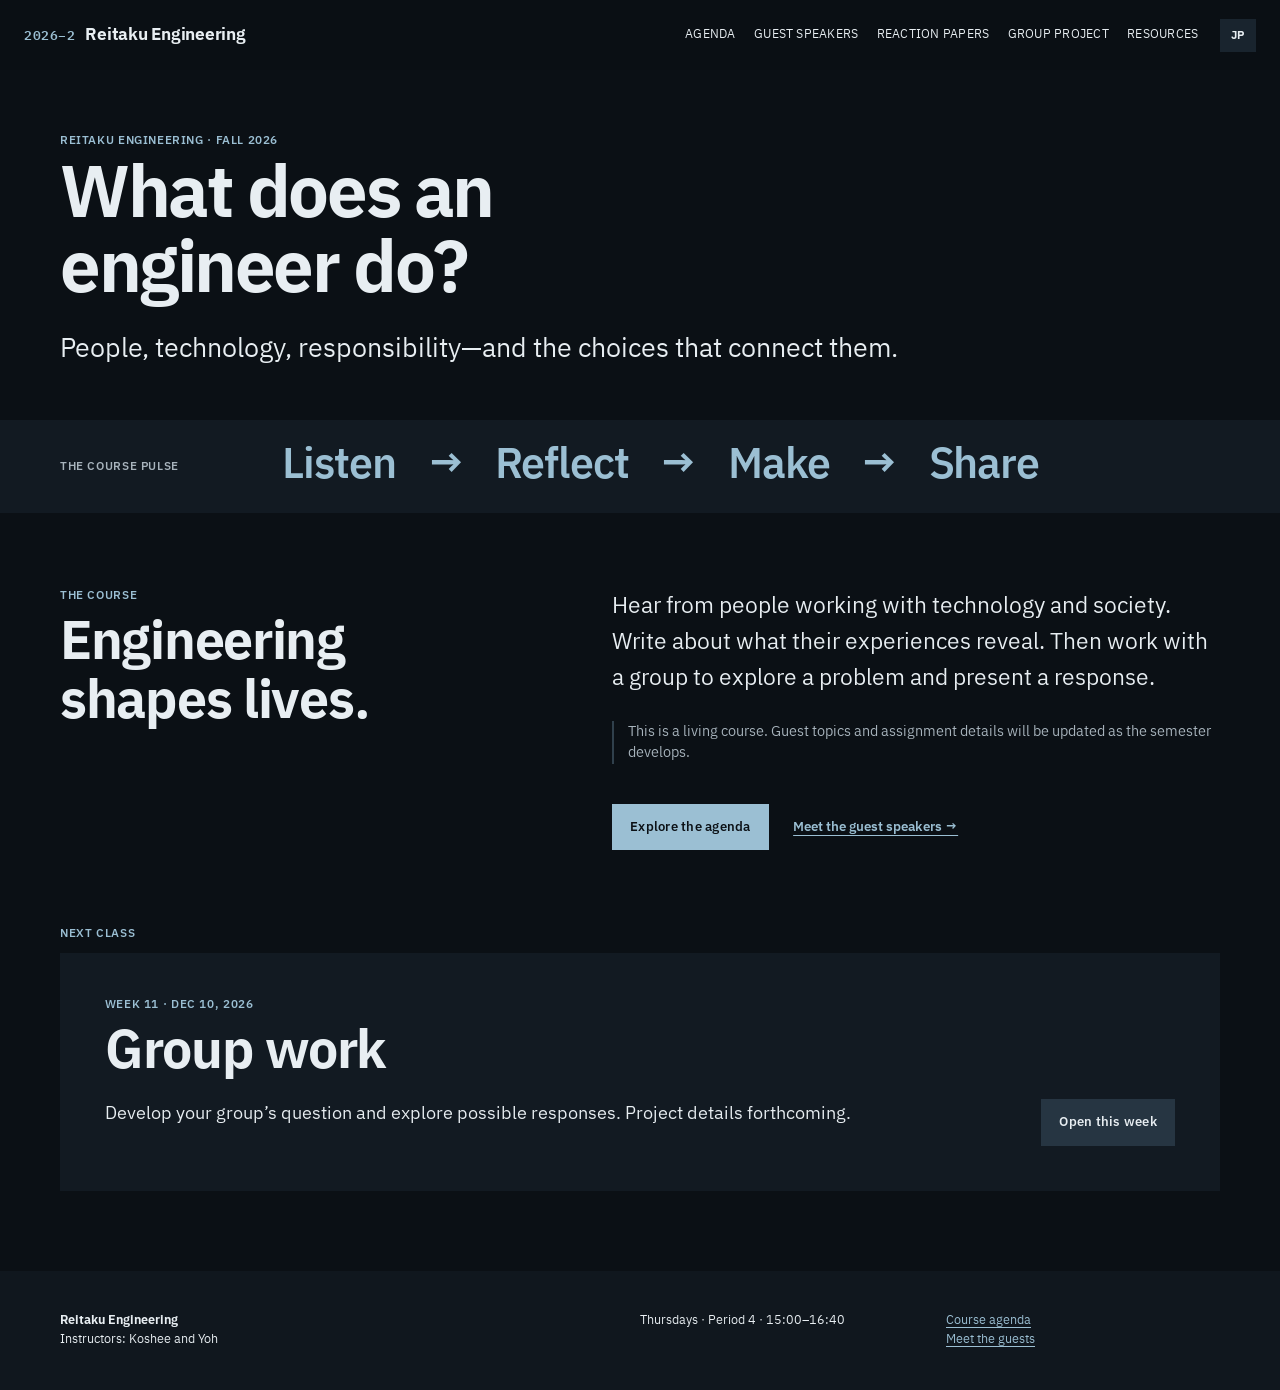
<file: index.html>
<!doctype html><html lang="en"><head>
  <script>
    // The existing ?p instructor-preview convention opens the weekly agenda.
    if (new URLSearchParams(location.search).has('p')) {
      location.replace(`agenda.html${location.search}${location.hash}`);
    }
  </script><meta charset="utf-8"><meta name="viewport" content="width=device-width, initial-scale=1"><meta name="description" content="Fall 2026 Reitaku Engineering course with Koshee and Yoh"><title>Home · Reitaku Engineering</title><link rel="icon" href="favicon.svg?v=course-family-20261026" type="image/svg+xml"><link rel="preconnect" href="https://fonts.googleapis.com"><link rel="preconnect" href="https://fonts.gstatic.com" crossorigin><link href="https://fonts.googleapis.com/css2?family=IBM+Plex+Mono:wght@400;500;600&family=IBM+Plex+Sans+JP:wght@400;500;600;700&family=IBM+Plex+Sans:wght@400;500;600;700&display=swap" rel="stylesheet"><link rel="stylesheet" href="assets/styles.css?v=55b4c68"><link rel="stylesheet" href="assets/design.css?v=coffee-panel-20261125"></head><body data-page="index"><a class="skip-link" href="#main">Skip to content</a><header class="site-header"><a class="wordmark" href="index.html"><span>2026–2</span> Reitaku Engineering</a><button class="menu-toggle" aria-expanded="false" aria-controls="site-nav" data-ja="メニュー">Menu</button><nav id="site-nav" class="site-nav" aria-label="Course navigation"><a href="agenda.html" data-ja="授業予定">Agenda</a><a href="guests.html" data-ja="ゲスト講師">Guest speakers</a><a href="reactions.html" data-ja="リアクションペーパー">Reaction papers</a><a href="project.html" data-ja="グループ課題">Group project</a><a href="resources.html" data-ja="資料">Resources</a></nav></header><main id="main"><section class="page-hero wrap"><p class="eyebrow" data-ja="麗澤エンジニアリング · 2026年度後期">Reitaku Engineering · Fall 2026</p><h1 data-ja="エンジニアは<br>何をする人？">What does an<br>engineer do?</h1><p class="dek" data-ja="人、技術、責任。そのつながりを考える授業です。">People, technology, responsibility—and the choices that connect them.</p></section><section class="manifesto"><div class="wrap manifesto-grid"><p class="section-label" data-ja="授業の流れ">The course pulse</p><p class="pulse"><span data-ja="聞く">Listen</span> <span>→</span> <span data-ja="考える">Reflect</span> <span>→</span> <span data-ja="つくる">Make</span> <span>→</span> <span data-ja="伝える">Share</span></p></div></section><section class="wrap intro-grid"><div><p class="section-label" data-ja="この授業について">The course</p><h2 data-ja="技術は人の暮らしに関わる。">Engineering shapes lives.</h2></div><div class="prose-large"><p data-ja="実際に技術や社会に関わるゲストの話を聞き、自分の考えを文章にします。後半はグループで問題を探り、提案を発表します。">Hear from people working with technology and society. Write about what their experiences reveal. Then work with a group to explore a problem and present a response.</p><p class="living-course" data-ja="この授業は進行に合わせて更新します。講演内容や課題の詳細は随時案内します。">This is a living course. Guest topics and assignment details will be updated as the semester develops.</p><div class="hero-actions"><a class="button" href="agenda.html" data-ja="授業予定を見る">Explore the agenda</a><a class="text-link" href="guests.html" data-ja="ゲスト講師を見る →">Meet the guest speakers →</a></div></div></section><section class="wrap now-section"><p class="section-label" data-ja="次の授業">Next class</p><div class="feature-card" id="next-class"><p data-ja="授業予定を読み込み中…">Loading schedule…</p></div></section></main><footer class="site-footer"><div class="wrap footer-grid"><p><strong>Reitaku Engineering</strong><br><span data-ja="担当：Koshee・Yoh">Instructors: Koshee and Yoh</span></p><p data-ja="木曜日 · 4限 · 15:00–16:40">Thursdays · Period 4 · 15:00–16:40</p><p><a href="agenda.html" data-ja="授業予定を見る">Course agenda</a><br><a href="guests.html" data-ja="ゲスト講師を見る">Meet the guests</a></p></div></footer><script src="assets/site.js?v=coffee-panel-20261125"></script></body></html>
</file>
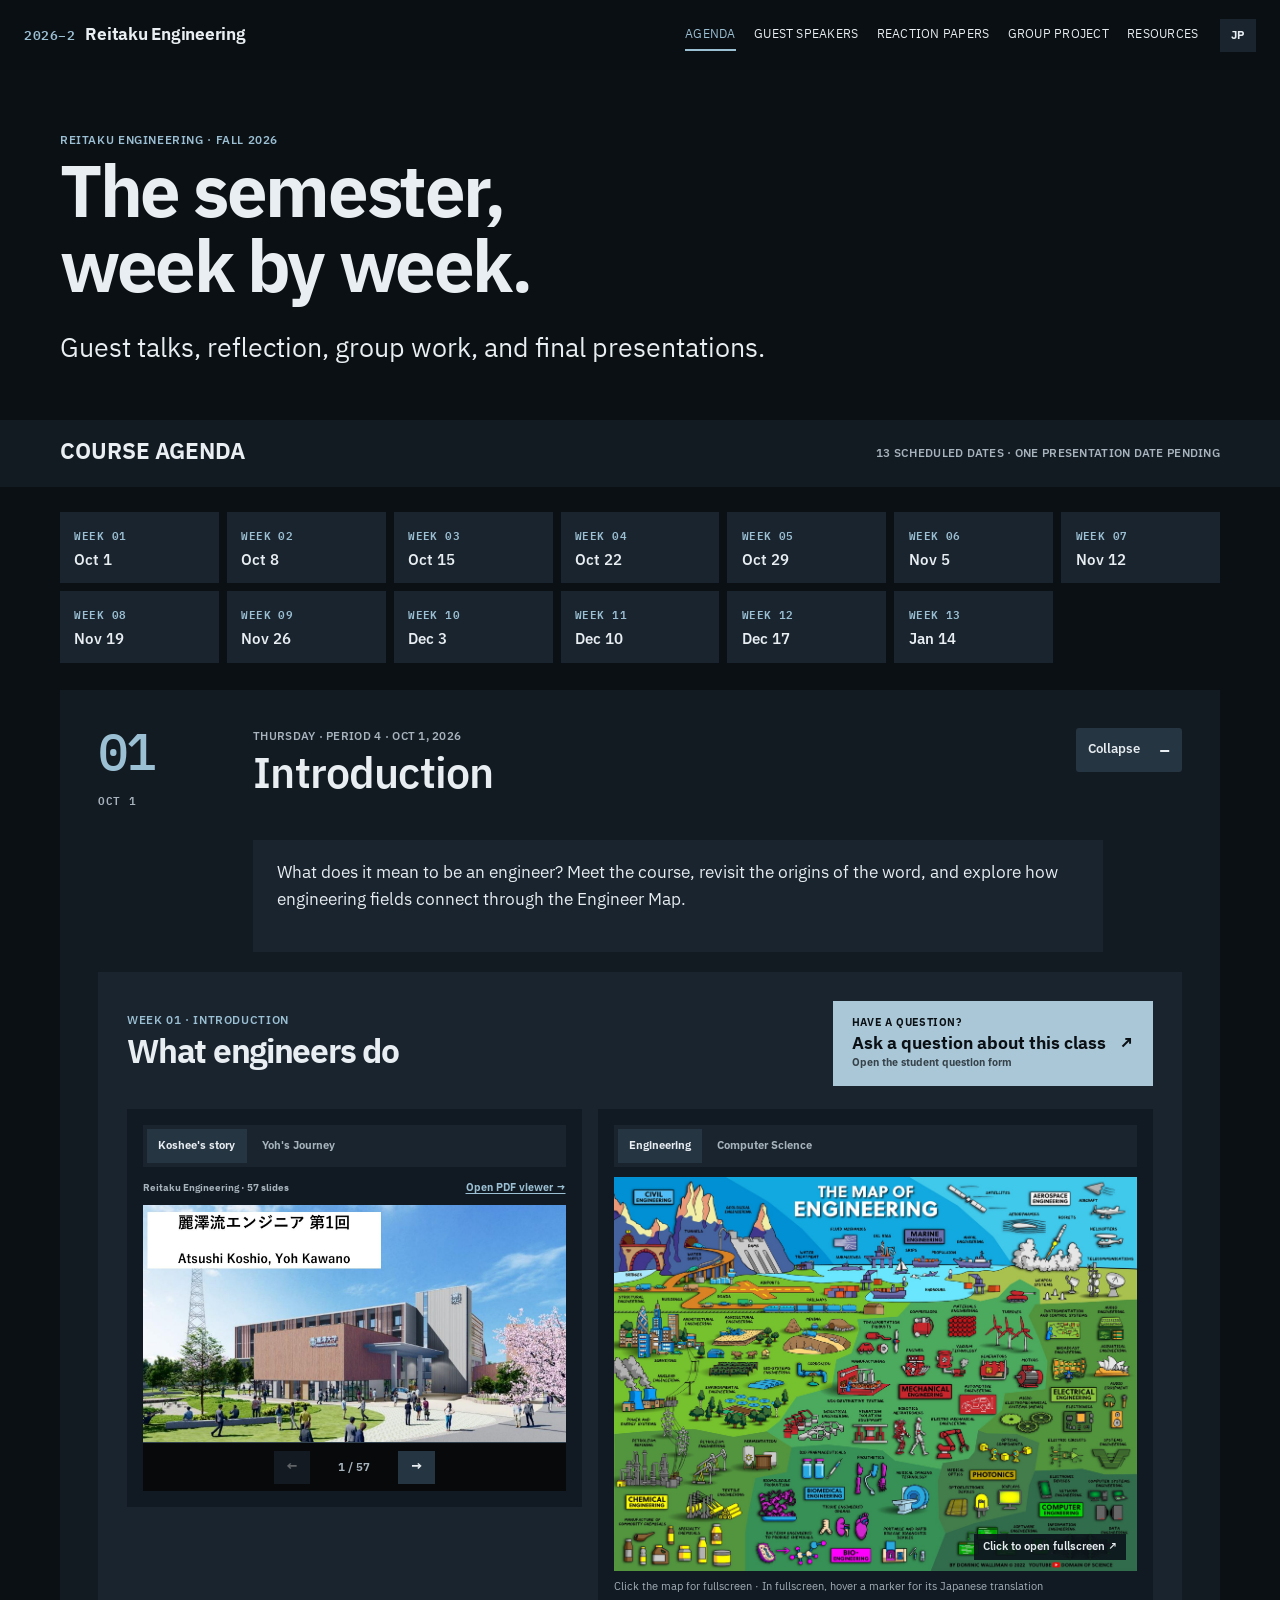
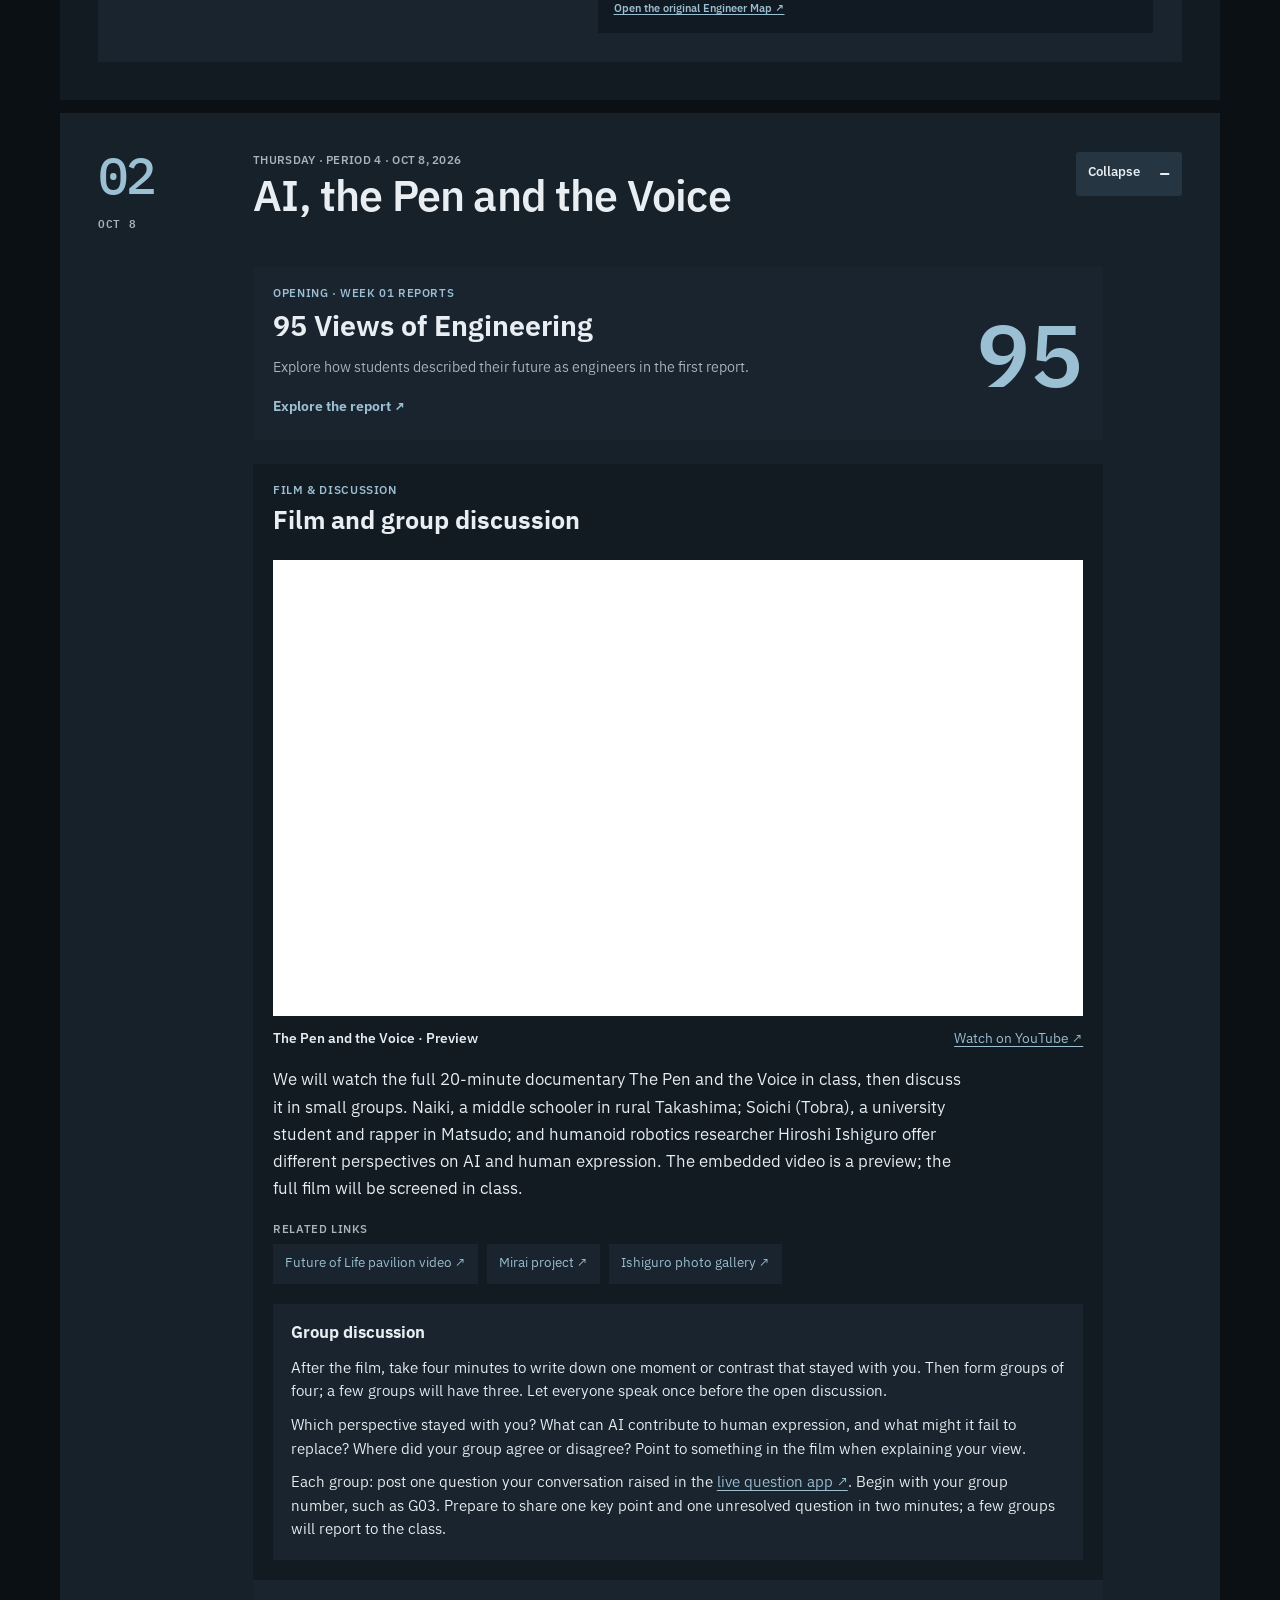
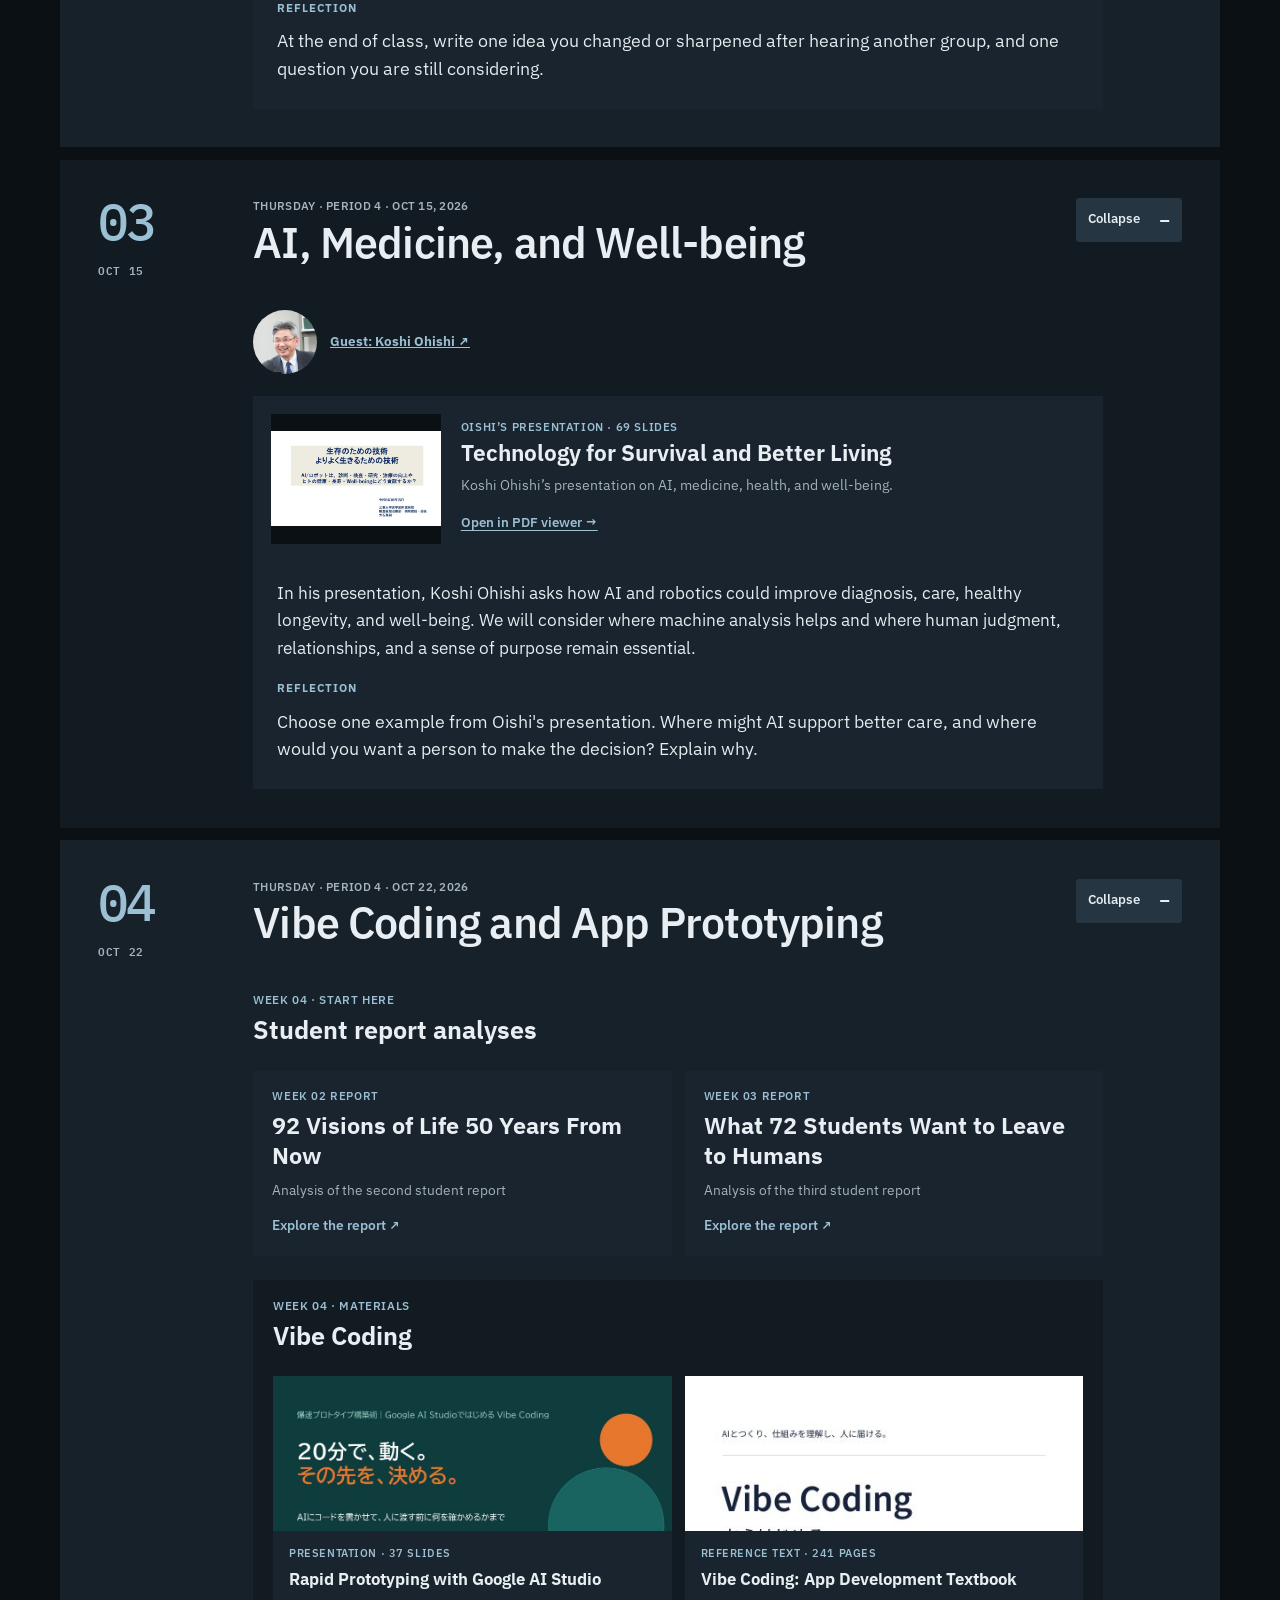
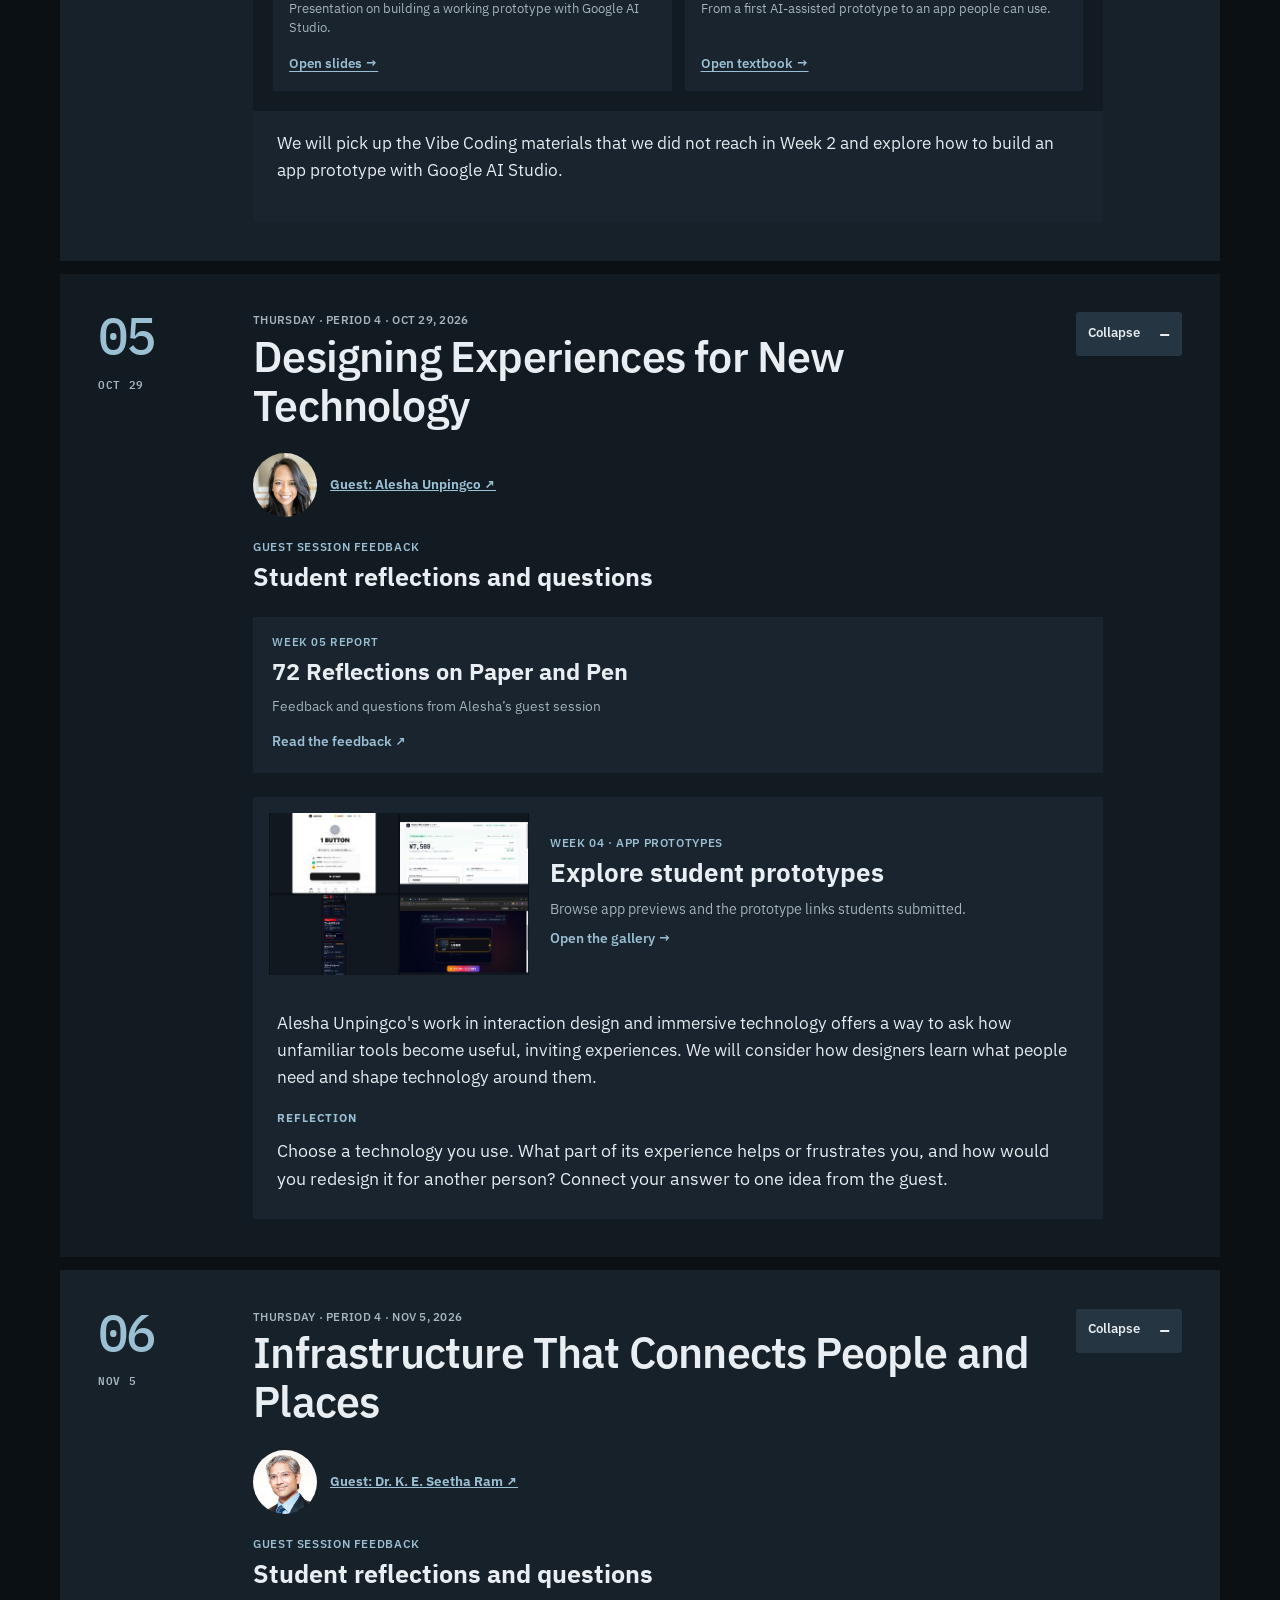
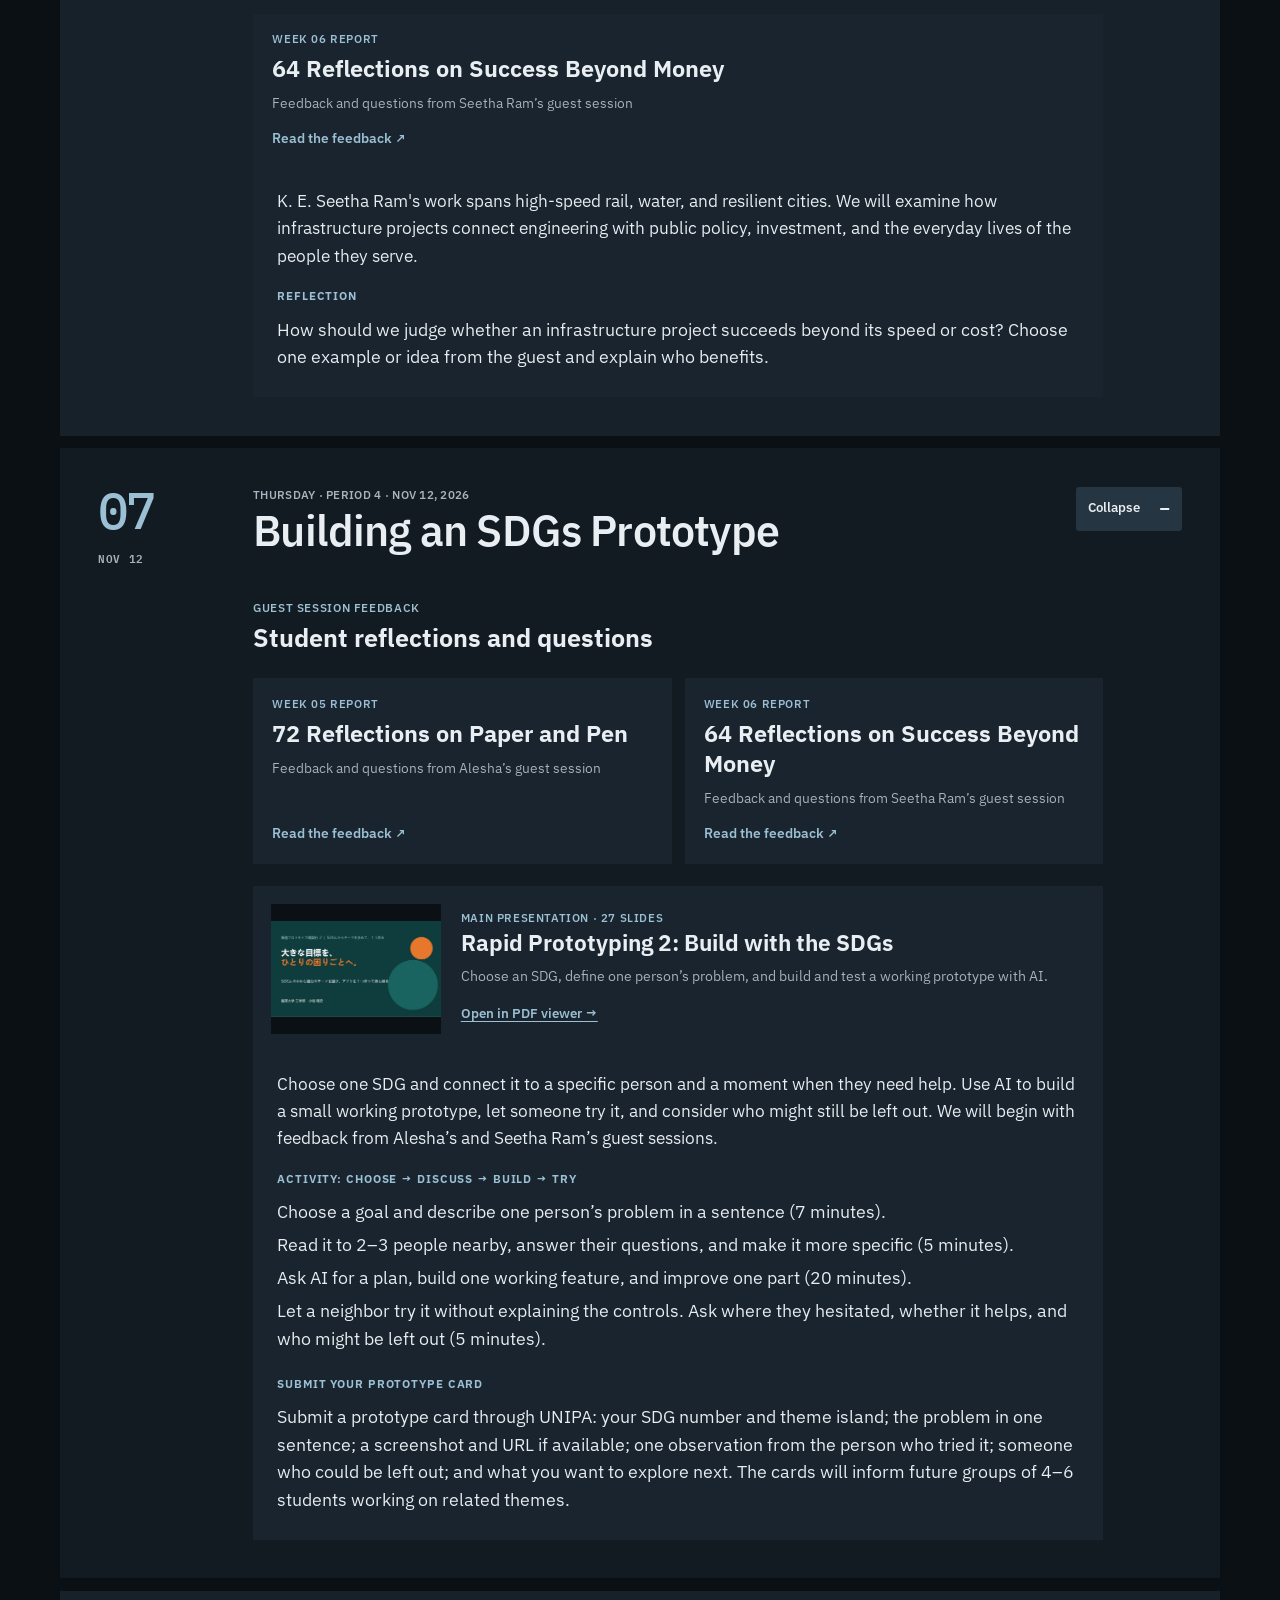
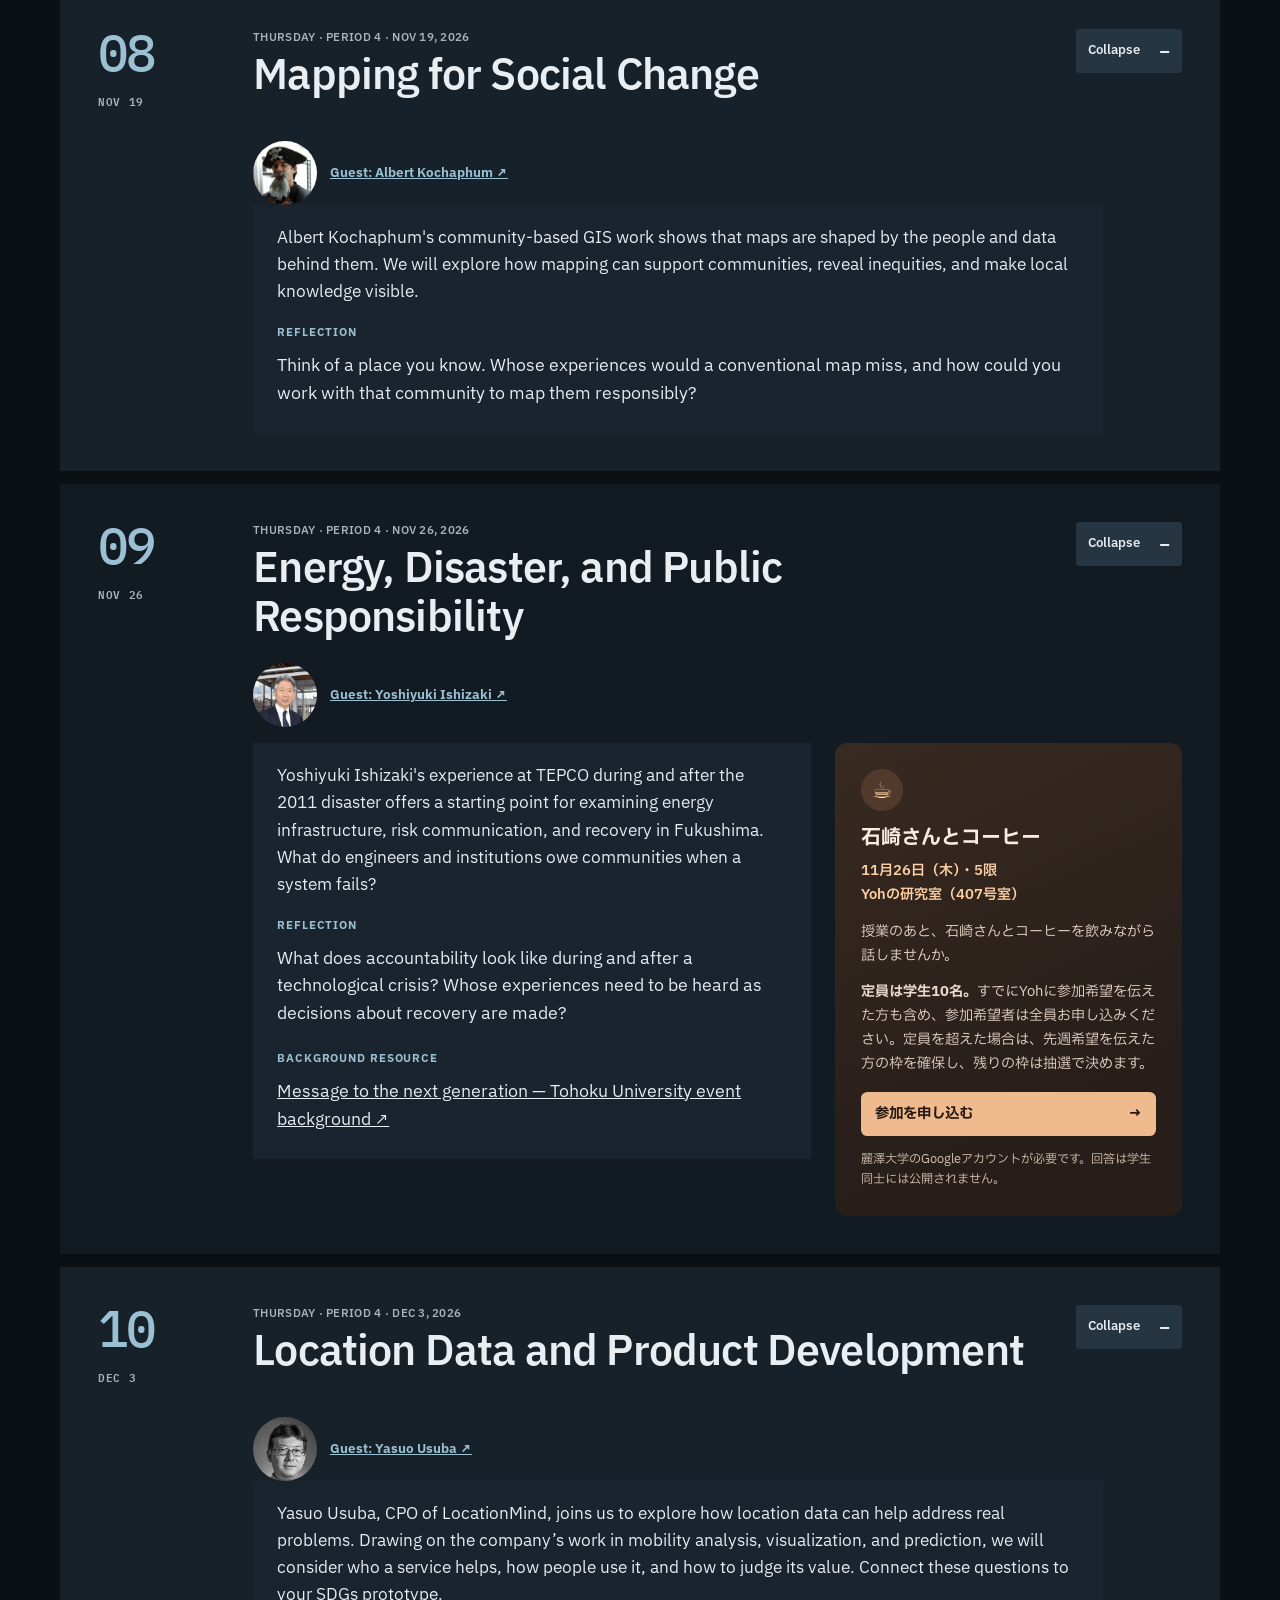
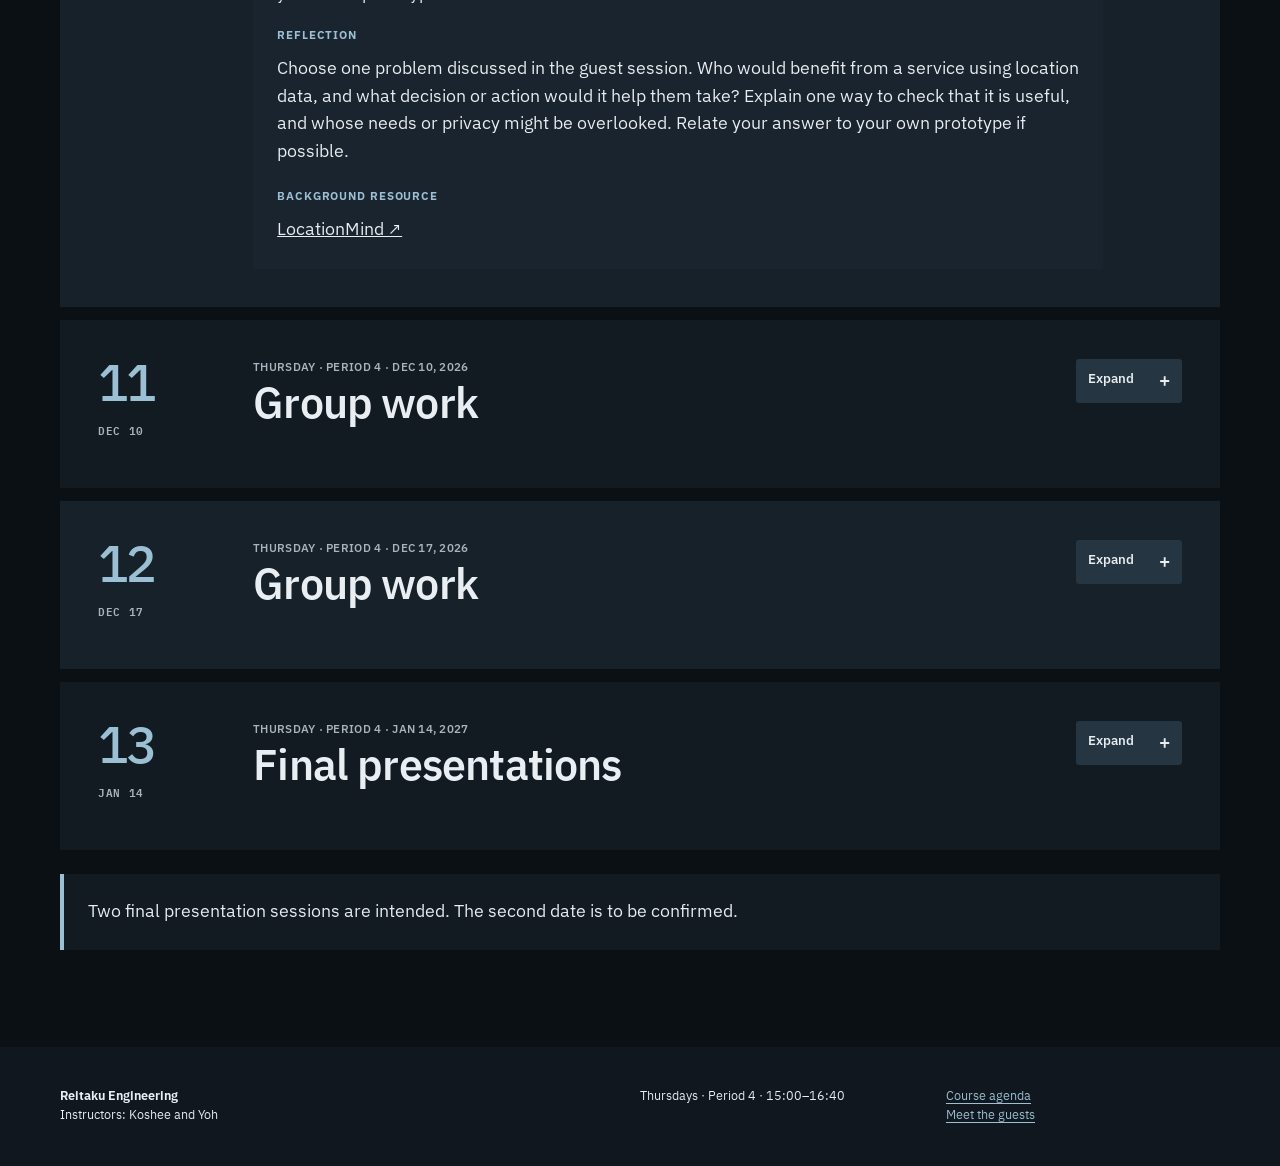
<file: agenda.html>
<!doctype html><html lang="en"><head><meta charset="utf-8"><meta name="viewport" content="width=device-width, initial-scale=1"><meta name="description" content="Fall 2026 Reitaku Engineering course with Koshee and Yoh"><title>Agenda · Reitaku Engineering</title><link rel="icon" href="favicon.svg?v=course-family-20261026" type="image/svg+xml"><link rel="preconnect" href="https://fonts.googleapis.com"><link rel="preconnect" href="https://fonts.gstatic.com" crossorigin><link href="https://fonts.googleapis.com/css2?family=IBM+Plex+Mono:wght@400;500;600&family=IBM+Plex+Sans+JP:wght@400;500;600;700&family=IBM+Plex+Sans:wght@400;500;600;700&display=swap" rel="stylesheet"><link rel="stylesheet" href="assets/styles.css?v=55b4c68"><link rel="stylesheet" href="assets/design.css?v=coffee-panel-20261125"></head><body data-page="agenda"><a class="skip-link" href="#main">Skip to content</a><header class="site-header"><a class="wordmark" href="index.html"><span>2026–2</span> Reitaku Engineering</a><button class="menu-toggle" aria-expanded="false" aria-controls="site-nav" data-ja="メニュー">Menu</button><nav id="site-nav" class="site-nav" aria-label="Course navigation"><a href="agenda.html" data-ja="授業予定">Agenda</a><a href="guests.html" data-ja="ゲスト講師">Guest speakers</a><a href="reactions.html" data-ja="リアクションペーパー">Reaction papers</a><a href="project.html" data-ja="グループ課題">Group project</a><a href="resources.html" data-ja="資料">Resources</a></nav></header><main id="main"><section class="page-hero wrap"><p class="eyebrow" data-ja="麗澤エンジニアリング · 2026年度後期">Reitaku Engineering · Fall 2026</p><h1 data-ja="週ごとの<br>授業予定。">The semester,<br>week by week.</h1><p class="dek" data-ja="ゲスト講演、振り返り、グループワーク、最終発表。">Guest talks, reflection, group work, and final presentations.</p></section><div class="section-band"><div class="wrap"><h2 data-ja="授業予定">COURSE AGENDA</h2><p data-ja="13の日程・もう一回の発表日は未定">13 scheduled dates · one presentation date pending</p></div></div><section class="wrap agenda-week-list" id="agenda-list" aria-live="polite"><p>Loading agenda…</p></section></main><footer class="site-footer"><div class="wrap footer-grid"><p><strong>Reitaku Engineering</strong><br><span data-ja="担当：Koshee・Yoh">Instructors: Koshee and Yoh</span></p><p data-ja="木曜日 · 4限 · 15:00–16:40">Thursdays · Period 4 · 15:00–16:40</p><p><a href="agenda.html" data-ja="授業予定を見る">Course agenda</a><br><a href="guests.html" data-ja="ゲスト講師を見る">Meet the guests</a></p></div></footer><script src="assets/site.js?v=coffee-panel-20261125"></script></body></html>
</file>
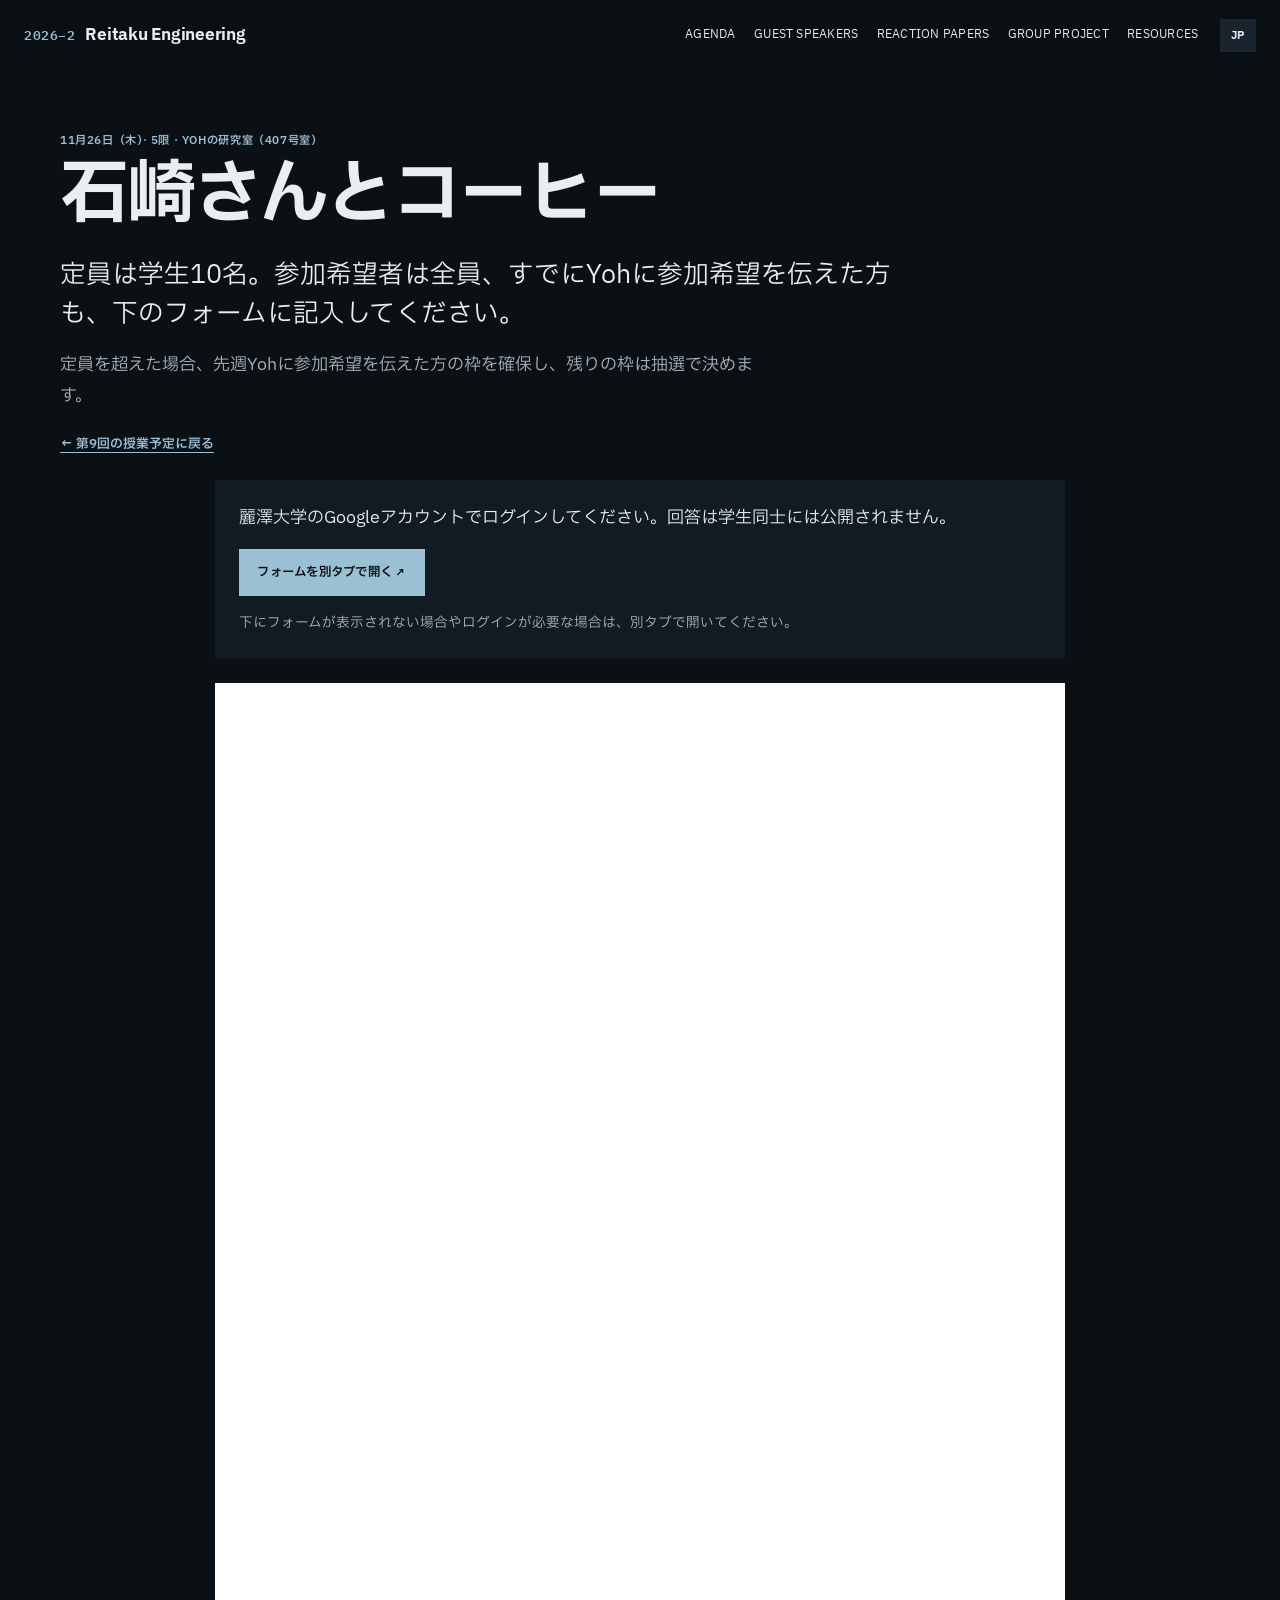
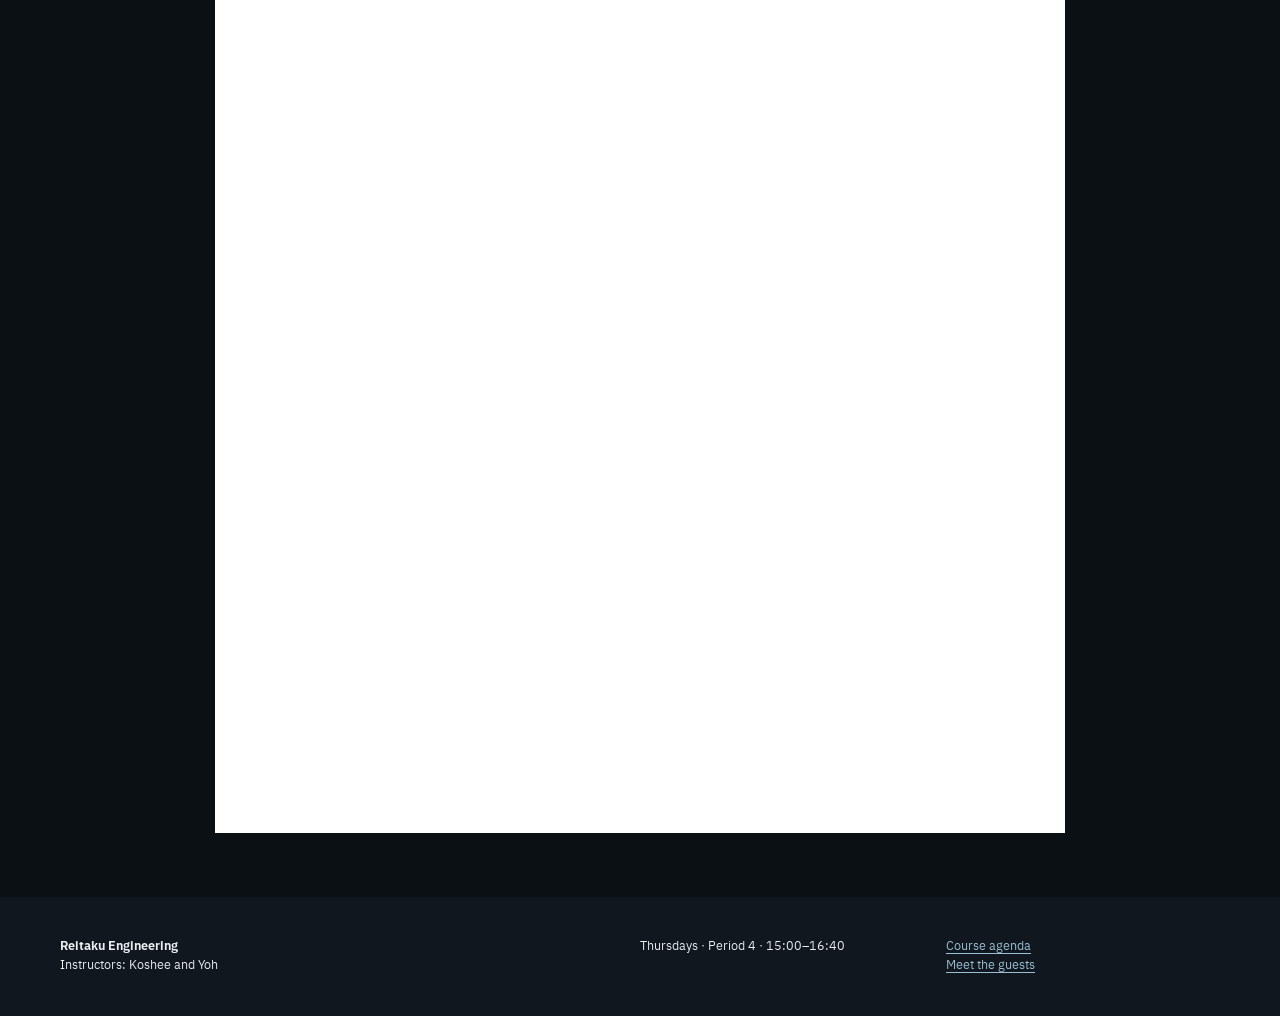
<file: coffee.html>
<!doctype html><html lang="en"><head><meta charset="utf-8"><meta name="viewport" content="width=device-width, initial-scale=1"><meta name="description" content="Fall 2026 Reitaku Engineering course with Koshee and Yoh"><title>石崎さんとコーヒー · Reitaku Engineering</title><link rel="icon" href="favicon.svg?v=course-family-20261026" type="image/svg+xml"><link rel="preconnect" href="https://fonts.googleapis.com"><link rel="preconnect" href="https://fonts.gstatic.com" crossorigin><link href="https://fonts.googleapis.com/css2?family=IBM+Plex+Mono:wght@400;500;600&family=IBM+Plex+Sans+JP:wght@400;500;600;700&family=IBM+Plex+Sans:wght@400;500;600;700&display=swap" rel="stylesheet"><link rel="stylesheet" href="assets/styles.css?v=55b4c68"><link rel="stylesheet" href="assets/design.css?v=coffee-panel-20261125"><link rel="stylesheet" href="assets/coffee.css?v=1"></head><body data-page="coffee"><a class="skip-link" href="#main">Skip to content</a><header class="site-header"><a class="wordmark" href="index.html"><span>2026–2</span> Reitaku Engineering</a><button class="menu-toggle" aria-expanded="false" aria-controls="site-nav" data-ja="メニュー">Menu</button><nav id="site-nav" class="site-nav" aria-label="Course navigation"><a href="agenda.html" data-ja="授業予定">Agenda</a><a href="guests.html" data-ja="ゲスト講師">Guest speakers</a><a href="reactions.html" data-ja="リアクションペーパー">Reaction papers</a><a href="project.html" data-ja="グループ課題">Group project</a><a href="resources.html" data-ja="資料">Resources</a></nav></header><main id="main" lang="ja">
<section class="page-hero wrap">
<p class="eyebrow">11月26日（木）· 5限 · Yohの研究室（407号室）</p>
<h1>石崎さんとコーヒー</h1>
<p class="dek">定員は学生10名。参加希望者は全員、すでにYohに参加希望を伝えた方も、下のフォームに記入してください。</p>
<p>定員を超えた場合、先週Yohに参加希望を伝えた方の枠を確保し、残りの枠は抽選で決めます。</p>
<a class="text-link" href="agenda.html#week-9">← 第9回の授業予定に戻る</a>
</section>
<section class="wrap coffee-form-wrap" aria-label="参加申し込みフォーム">
<div class="coffee-form-help">
<p>麗澤大学のGoogleアカウントでログインしてください。回答は学生同士には公開されません。</p>
<a class="button" href="https://docs.google.com/forms/d/e/1FAIpQLSdiArE9bNdVV7vwT9d2TYJ6wGUlinepCVJrXpeHIkfzbz78BA/viewform" target="_blank" rel="noopener noreferrer">フォームを別タブで開く ↗</a>
<p class="coffee-form-fallback">下にフォームが表示されない場合やログインが必要な場合は、別タブで開いてください。</p>
</div>
<iframe class="coffee-form-frame" src="https://docs.google.com/forms/d/e/1FAIpQLSdiArE9bNdVV7vwT9d2TYJ6wGUlinepCVJrXpeHIkfzbz78BA/viewform?embedded=true&amp;hl=ja" title="石崎さんとコーヒー 申込フォーム" loading="lazy"></iframe>
</section>
</main><footer class="site-footer"><div class="wrap footer-grid"><p><strong>Reitaku Engineering</strong><br><span data-ja="担当：Koshee・Yoh">Instructors: Koshee and Yoh</span></p><p data-ja="木曜日 · 4限 · 15:00–16:40">Thursdays · Period 4 · 15:00–16:40</p><p><a href="agenda.html" data-ja="授業予定を見る">Course agenda</a><br><a href="guests.html" data-ja="ゲスト講師を見る">Meet the guests</a></p></div></footer><script src="assets/site.js?v=coffee-panel-20261125"></script></body></html>
</file>
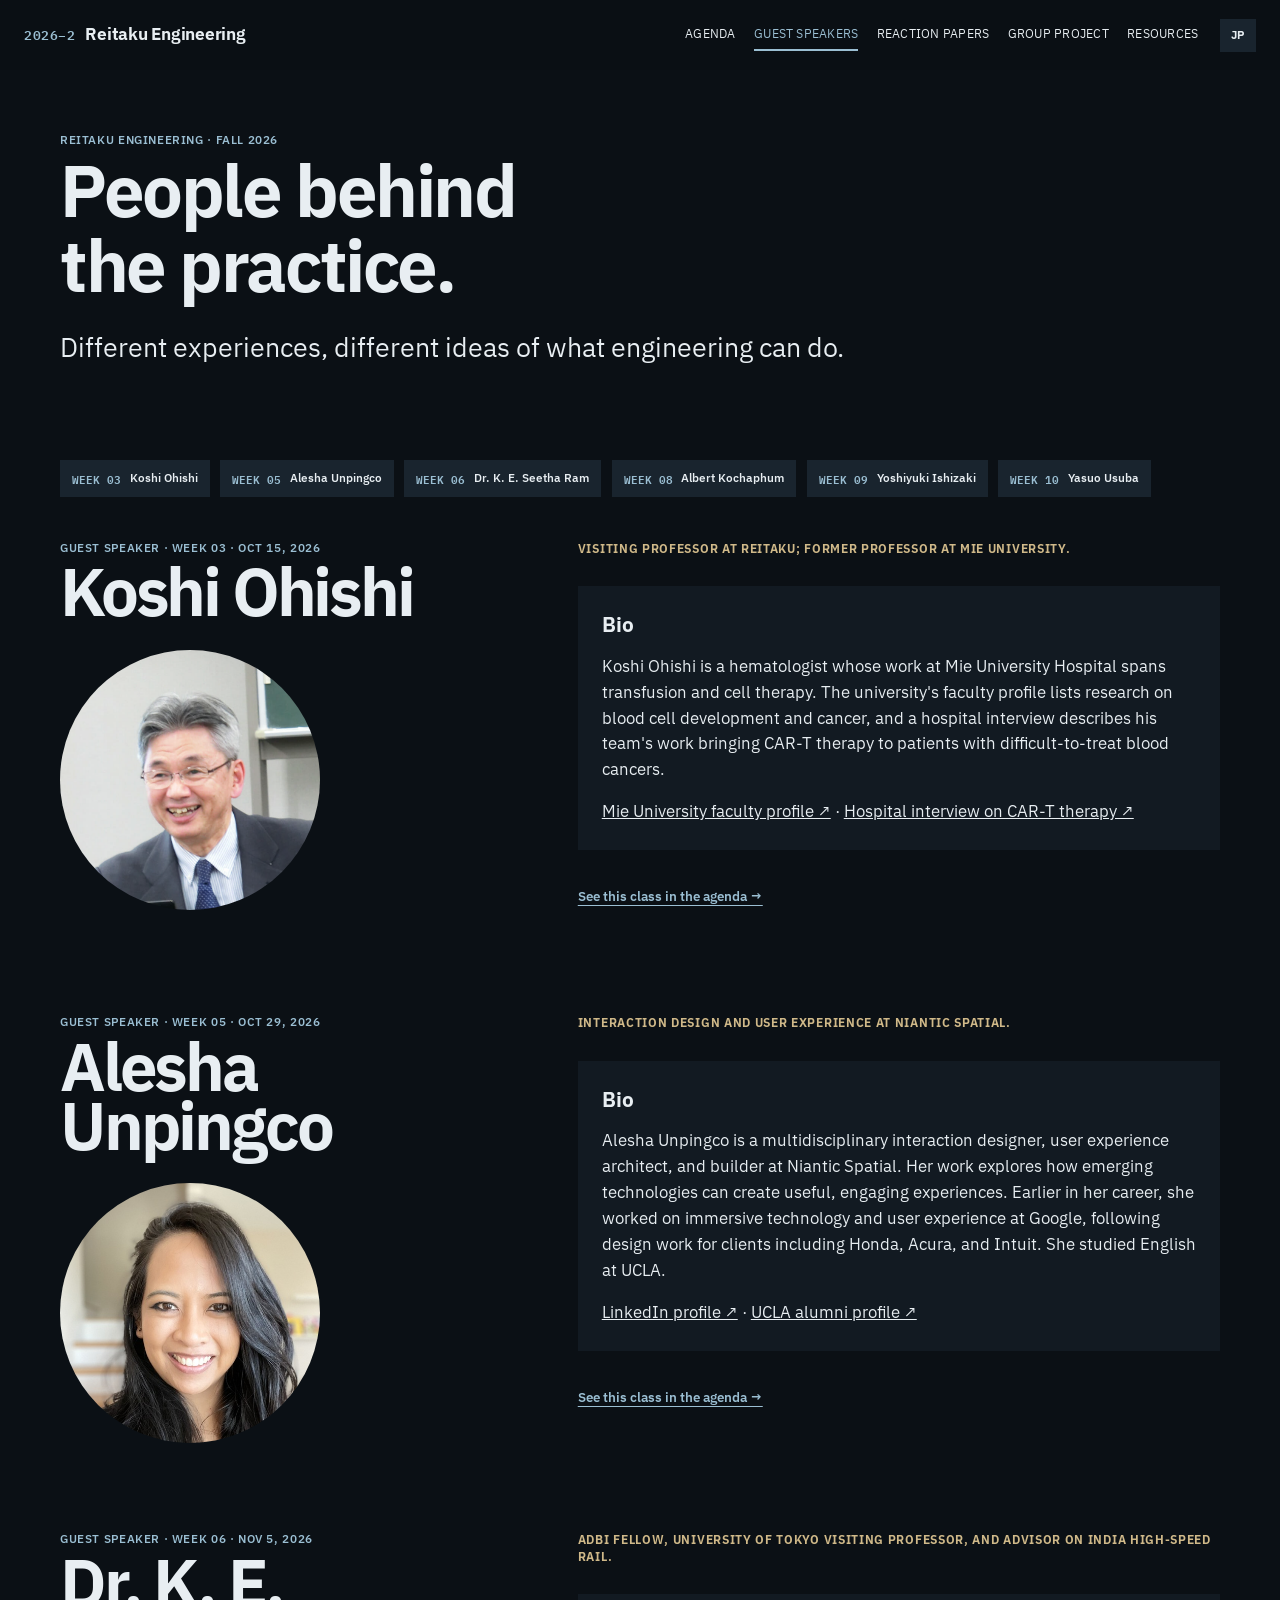
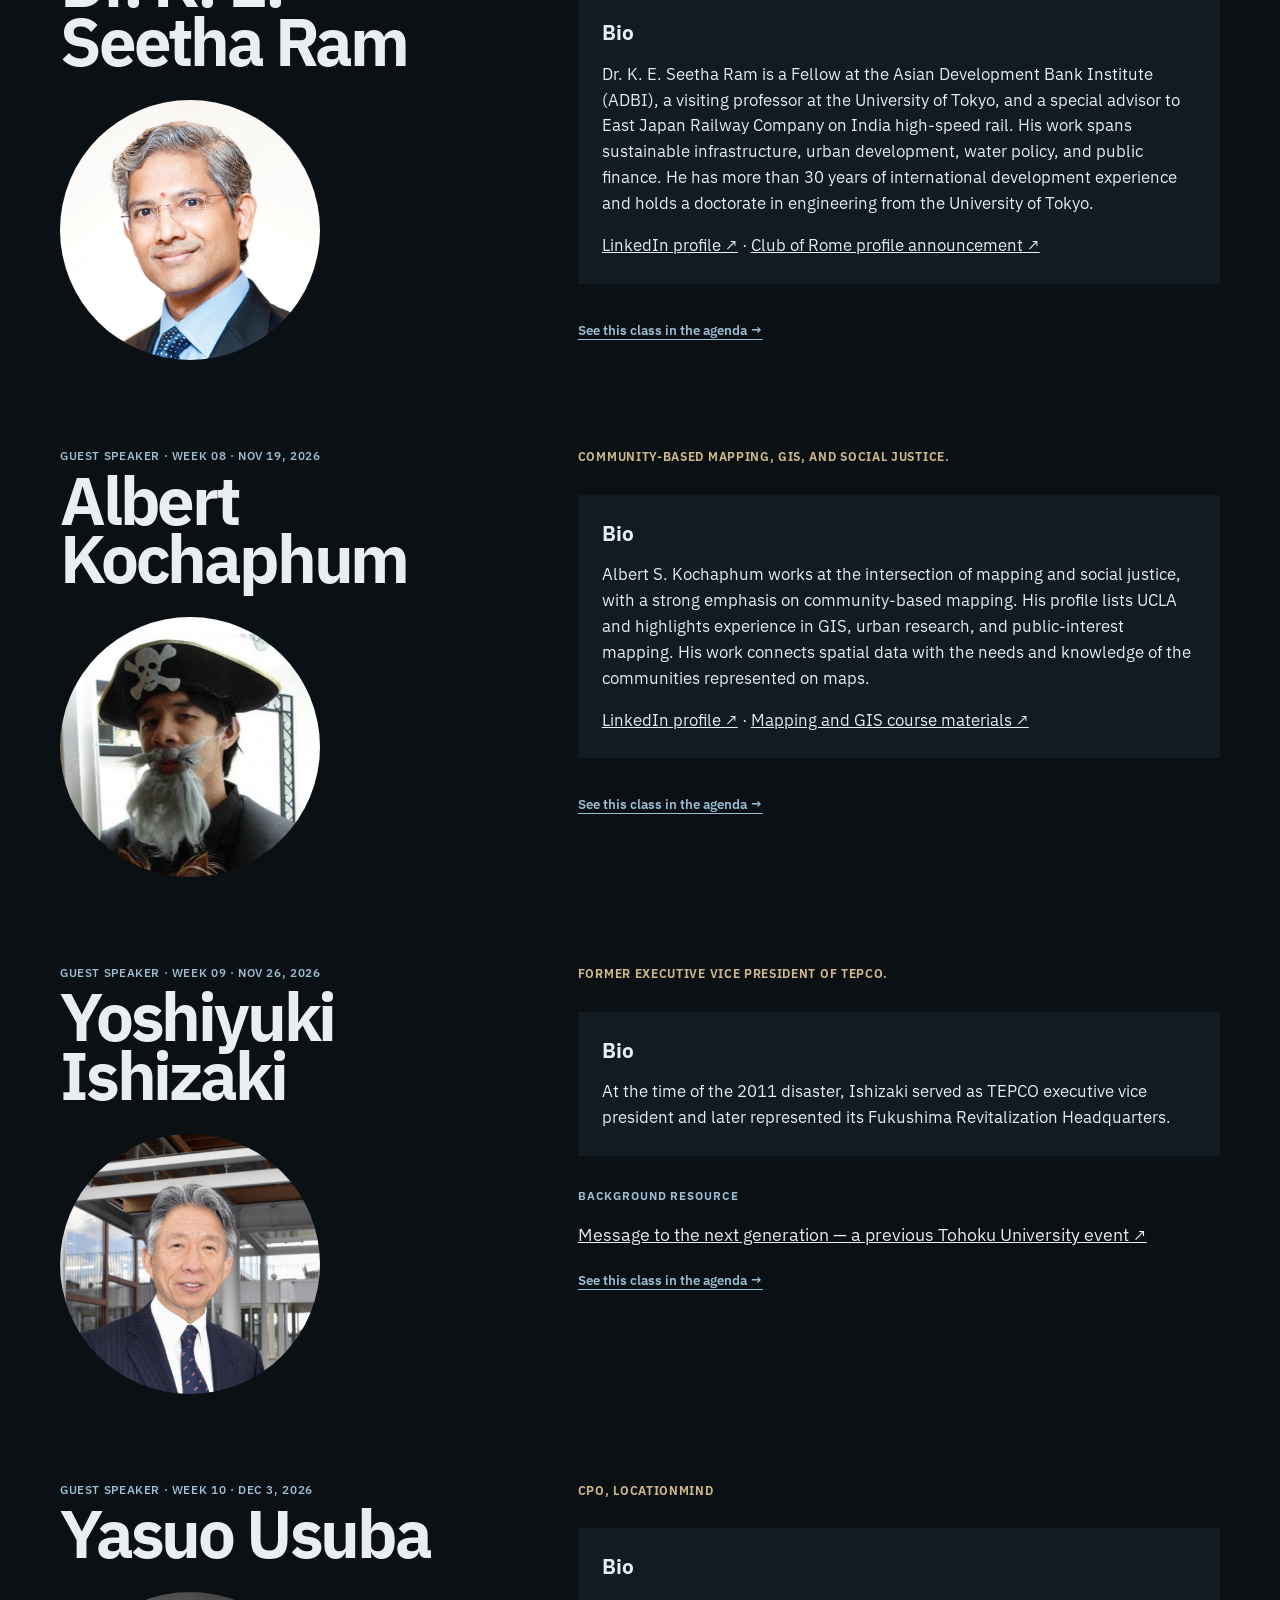
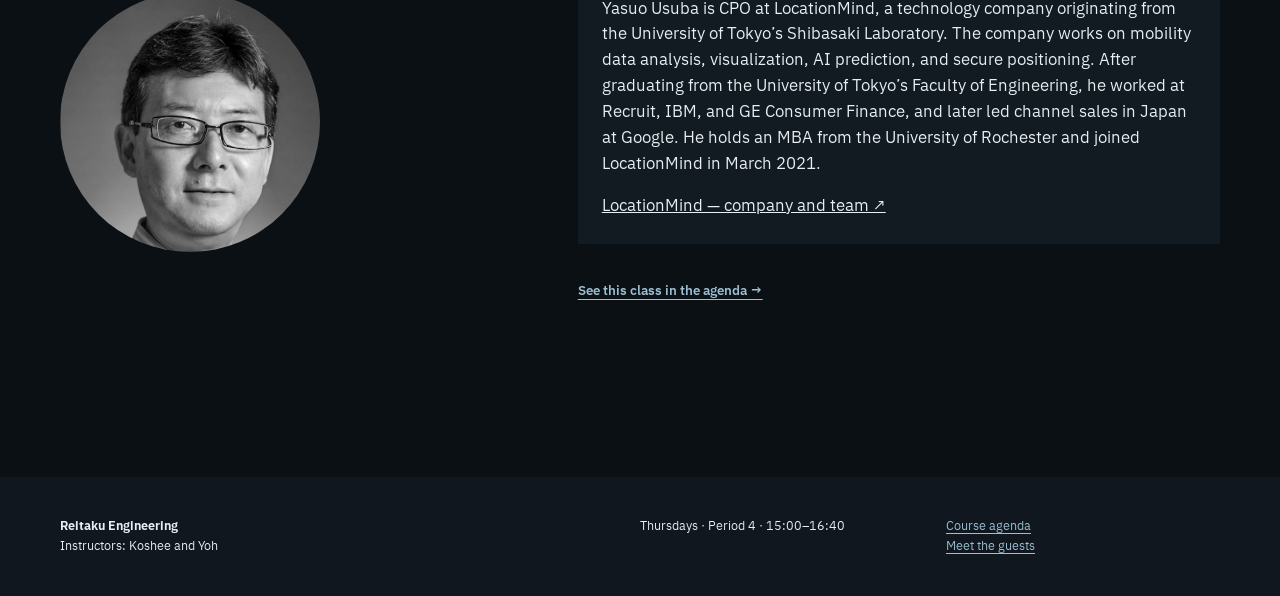
<file: guests.html>
<!doctype html><html lang="en"><head><meta charset="utf-8"><meta name="viewport" content="width=device-width, initial-scale=1"><meta name="description" content="Fall 2026 Reitaku Engineering course with Koshee and Yoh"><title>Guest speakers · Reitaku Engineering</title><link rel="icon" href="favicon.svg?v=course-family-20261026" type="image/svg+xml"><link rel="preconnect" href="https://fonts.googleapis.com"><link rel="preconnect" href="https://fonts.gstatic.com" crossorigin><link href="https://fonts.googleapis.com/css2?family=IBM+Plex+Mono:wght@400;500;600&family=IBM+Plex+Sans+JP:wght@400;500;600;700&family=IBM+Plex+Sans:wght@400;500;600;700&display=swap" rel="stylesheet"><link rel="stylesheet" href="assets/styles.css?v=55b4c68"><link rel="stylesheet" href="assets/design.css?v=coffee-panel-20261125"></head><body data-page="guests"><a class="skip-link" href="#main">Skip to content</a><header class="site-header"><a class="wordmark" href="index.html"><span>2026–2</span> Reitaku Engineering</a><button class="menu-toggle" aria-expanded="false" aria-controls="site-nav" data-ja="メニュー">Menu</button><nav id="site-nav" class="site-nav" aria-label="Course navigation"><a href="agenda.html" data-ja="授業予定">Agenda</a><a href="guests.html" data-ja="ゲスト講師">Guest speakers</a><a href="reactions.html" data-ja="リアクションペーパー">Reaction papers</a><a href="project.html" data-ja="グループ課題">Group project</a><a href="resources.html" data-ja="資料">Resources</a></nav></header><main id="main"><section class="page-hero wrap"><p class="eyebrow" data-ja="麗澤エンジニアリング · 2026年度後期">Reitaku Engineering · Fall 2026</p><h1 data-ja="現場を知る<br>ゲストたち。">People behind<br>the practice.</h1><p class="dek" data-ja="さまざまな経験から、エンジニアリングの可能性を考えます。">Different experiences, different ideas of what engineering can do.</p></section><nav class="wrap page-index" id="guest-index" aria-label="Guest speaker index"></nav><section class="wrap guest-list" id="guest-list" aria-live="polite"><p>Loading guests…</p></section></main><footer class="site-footer"><div class="wrap footer-grid"><p><strong>Reitaku Engineering</strong><br><span data-ja="担当：Koshee・Yoh">Instructors: Koshee and Yoh</span></p><p data-ja="木曜日 · 4限 · 15:00–16:40">Thursdays · Period 4 · 15:00–16:40</p><p><a href="agenda.html" data-ja="授業予定を見る">Course agenda</a><br><a href="guests.html" data-ja="ゲスト講師を見る">Meet the guests</a></p></div></footer><script src="assets/site.js?v=coffee-panel-20261125"></script></body></html>
</file>
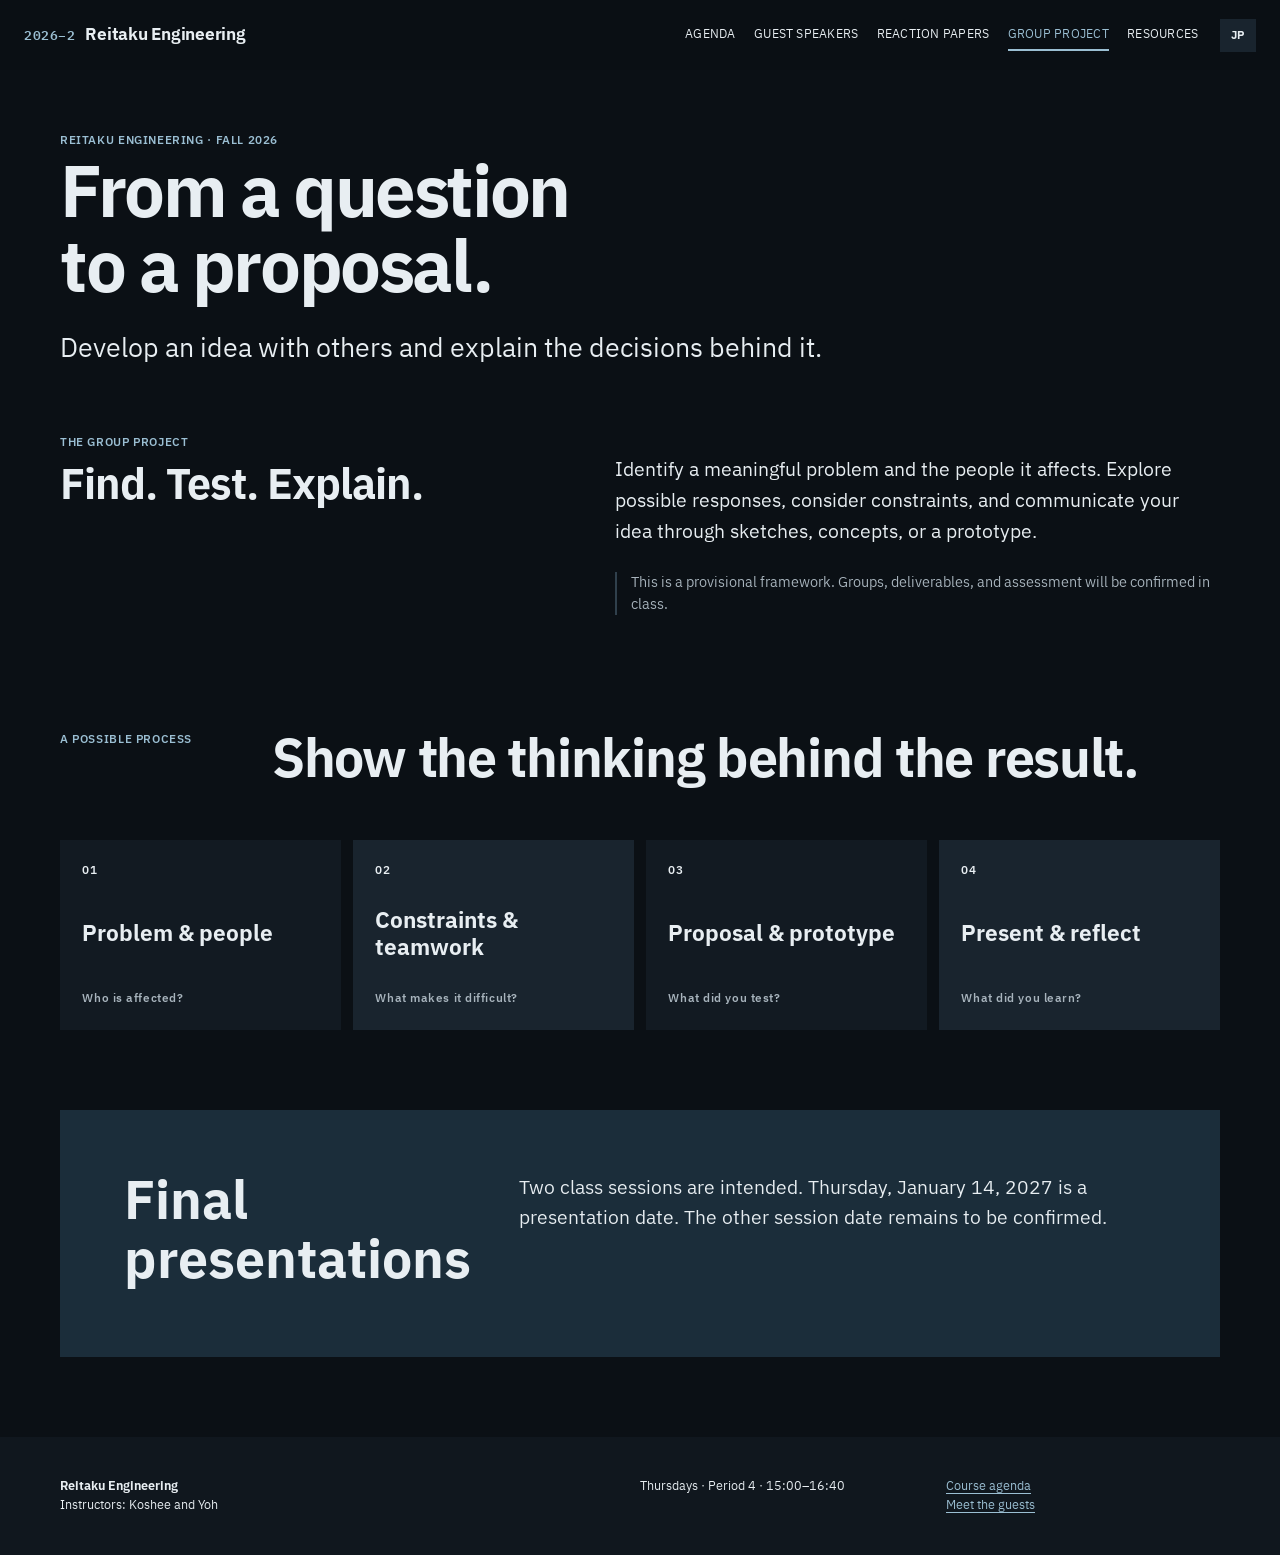
<file: project.html>
<!doctype html><html lang="en"><head><meta charset="utf-8"><meta name="viewport" content="width=device-width, initial-scale=1"><meta name="description" content="Fall 2026 Reitaku Engineering course with Koshee and Yoh"><title>Group project · Reitaku Engineering</title><link rel="icon" href="favicon.svg?v=course-family-20261026" type="image/svg+xml"><link rel="preconnect" href="https://fonts.googleapis.com"><link rel="preconnect" href="https://fonts.gstatic.com" crossorigin><link href="https://fonts.googleapis.com/css2?family=IBM+Plex+Mono:wght@400;500;600&family=IBM+Plex+Sans+JP:wght@400;500;600;700&family=IBM+Plex+Sans:wght@400;500;600;700&display=swap" rel="stylesheet"><link rel="stylesheet" href="assets/styles.css?v=55b4c68"><link rel="stylesheet" href="assets/design.css?v=coffee-panel-20261125"></head><body data-page="project"><a class="skip-link" href="#main">Skip to content</a><header class="site-header"><a class="wordmark" href="index.html"><span>2026–2</span> Reitaku Engineering</a><button class="menu-toggle" aria-expanded="false" aria-controls="site-nav" data-ja="メニュー">Menu</button><nav id="site-nav" class="site-nav" aria-label="Course navigation"><a href="agenda.html" data-ja="授業予定">Agenda</a><a href="guests.html" data-ja="ゲスト講師">Guest speakers</a><a href="reactions.html" data-ja="リアクションペーパー">Reaction papers</a><a href="project.html" data-ja="グループ課題">Group project</a><a href="resources.html" data-ja="資料">Resources</a></nav></header><main id="main"><section class="page-hero wrap"><p class="eyebrow" data-ja="麗澤エンジニアリング · 2026年度後期">Reitaku Engineering · Fall 2026</p><h1 data-ja="問いから<br>提案へ。">From a question<br>to a proposal.</h1><p class="dek" data-ja="仲間と考えを形にし、その判断の過程を伝えましょう。">Develop an idea with others and explain the decisions behind it.</p></section><section class="wrap editorial-grid"><div><p class="section-label" data-ja="後半のグループワーク">The group project</p><h2 data-ja="課題を見つけ、試し、伝える。">Find. Test. Explain.</h2></div><div><p data-ja="身近な問題や社会的な課題を選び、誰に関わるかを考えます。制約を踏まえて提案を作り、スケッチやコンセプト、試作を使って伝えましょう。">Identify a meaningful problem and the people it affects. Explore possible responses, consider constraints, and communicate your idea through sketches, concepts, or a prototype.</p><p class="living-course" data-ja="これは仮の課題概要です。グループ編成、提出物、評価基準は授業内で確定します。">This is a provisional framework. Groups, deliverables, and assessment will be confirmed in class.</p></div></section><section class="wrap route-section"><div class="section-heading"><p class="section-label" data-ja="進め方">A possible process</p><h2 data-ja="アイデアだけでなく、その過程も大切に。">Show the thinking behind the result.</h2></div><div class="route-list"><div><span>01</span><strong data-ja="問題と人">Problem & people</strong><small data-ja="誰にとって重要か">Who is affected?</small></div><div><span>02</span><strong data-ja="制約と協働">Constraints & teamwork</strong><small data-ja="何が難しいか">What makes it difficult?</small></div><div><span>03</span><strong data-ja="提案と試作">Proposal & prototype</strong><small data-ja="どう試したか">What did you test?</small></div><div><span>04</span><strong data-ja="発表と振り返り">Present & reflect</strong><small data-ja="何を学んだか">What did you learn?</small></div></div></section><section class="wrap callout"><h2 data-ja="最終発表">Final presentations</h2><p data-ja="2回の授業を使う予定です。2027年1月14日（木）は発表日です。もう一回の日程は確認中です。">Two class sessions are intended. Thursday, January 14, 2027 is a presentation date. The other session date remains to be confirmed.</p></section></main><footer class="site-footer"><div class="wrap footer-grid"><p><strong>Reitaku Engineering</strong><br><span data-ja="担当：Koshee・Yoh">Instructors: Koshee and Yoh</span></p><p data-ja="木曜日 · 4限 · 15:00–16:40">Thursdays · Period 4 · 15:00–16:40</p><p><a href="agenda.html" data-ja="授業予定を見る">Course agenda</a><br><a href="guests.html" data-ja="ゲスト講師を見る">Meet the guests</a></p></div></footer><script src="assets/site.js?v=coffee-panel-20261125"></script></body></html>
</file>
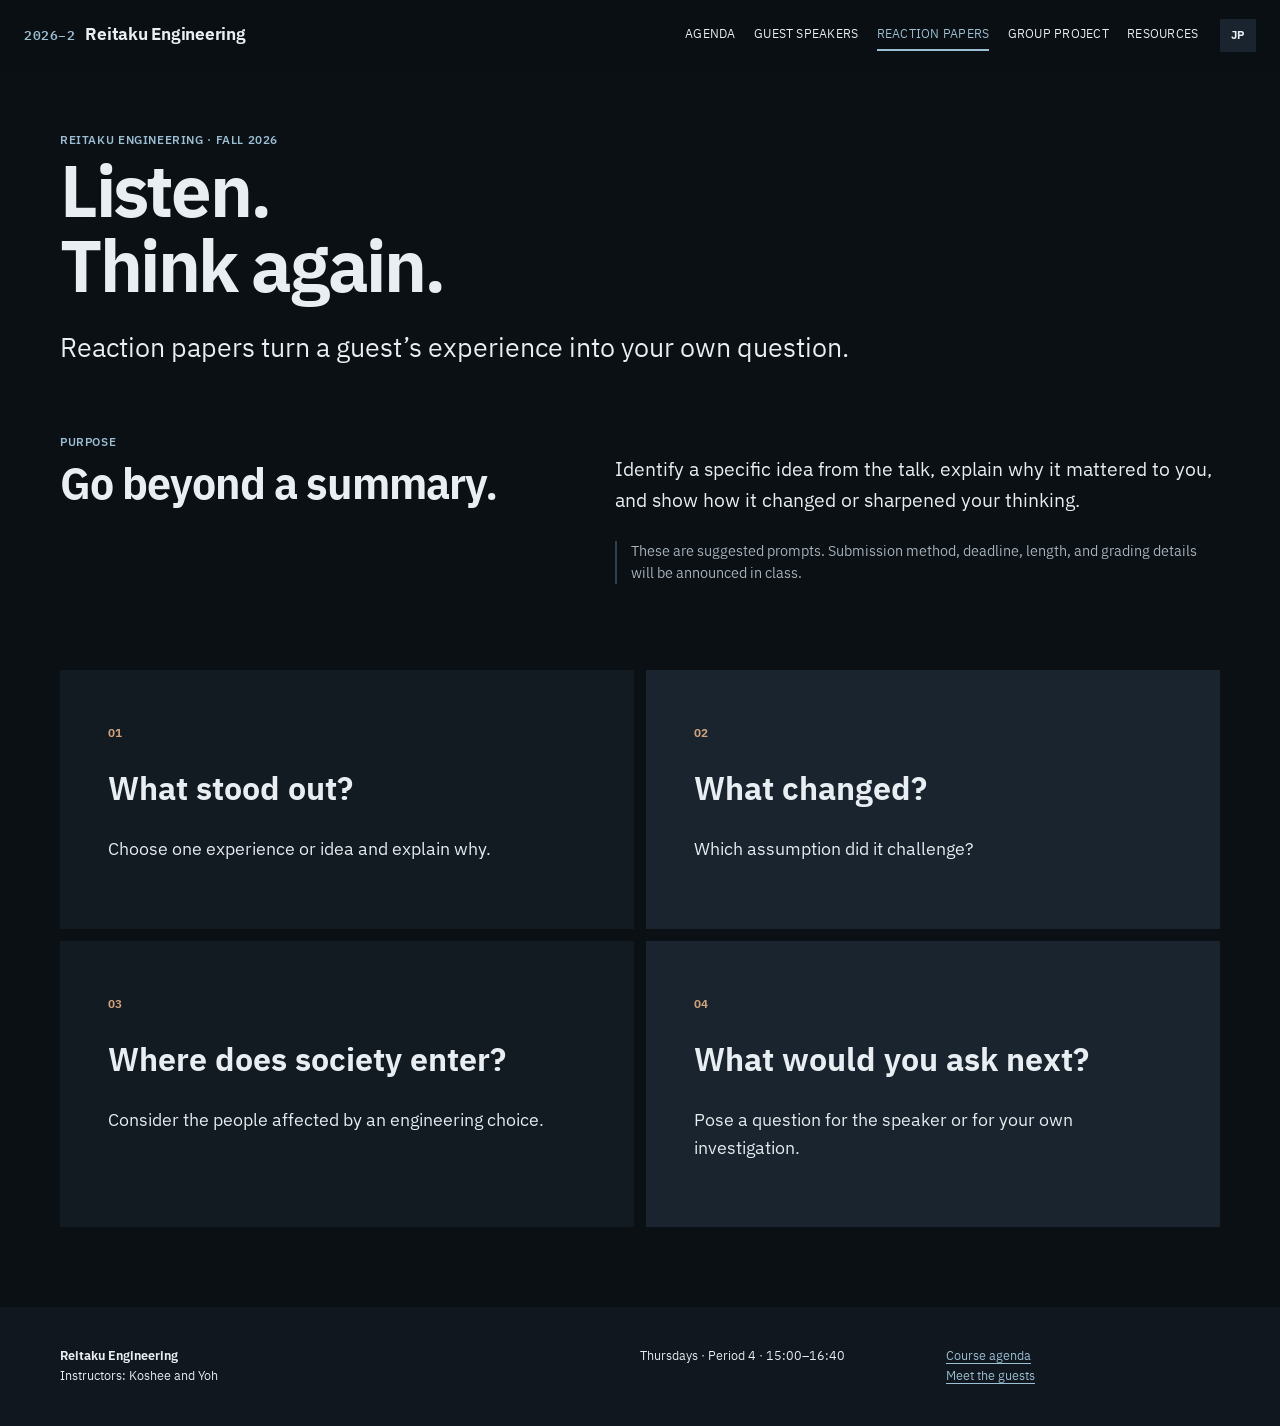
<file: reactions.html>
<!doctype html><html lang="en"><head><meta charset="utf-8"><meta name="viewport" content="width=device-width, initial-scale=1"><meta name="description" content="Fall 2026 Reitaku Engineering course with Koshee and Yoh"><title>Reaction papers · Reitaku Engineering</title><link rel="icon" href="favicon.svg?v=course-family-20261026" type="image/svg+xml"><link rel="preconnect" href="https://fonts.googleapis.com"><link rel="preconnect" href="https://fonts.gstatic.com" crossorigin><link href="https://fonts.googleapis.com/css2?family=IBM+Plex+Mono:wght@400;500;600&family=IBM+Plex+Sans+JP:wght@400;500;600;700&family=IBM+Plex+Sans:wght@400;500;600;700&display=swap" rel="stylesheet"><link rel="stylesheet" href="assets/styles.css?v=55b4c68"><link rel="stylesheet" href="assets/design.css?v=coffee-panel-20261125"></head><body data-page="reactions"><a class="skip-link" href="#main">Skip to content</a><header class="site-header"><a class="wordmark" href="index.html"><span>2026–2</span> Reitaku Engineering</a><button class="menu-toggle" aria-expanded="false" aria-controls="site-nav" data-ja="メニュー">Menu</button><nav id="site-nav" class="site-nav" aria-label="Course navigation"><a href="agenda.html" data-ja="授業予定">Agenda</a><a href="guests.html" data-ja="ゲスト講師">Guest speakers</a><a href="reactions.html" data-ja="リアクションペーパー">Reaction papers</a><a href="project.html" data-ja="グループ課題">Group project</a><a href="resources.html" data-ja="資料">Resources</a></nav></header><main id="main"><section class="page-hero wrap"><p class="eyebrow" data-ja="麗澤エンジニアリング · 2026年度後期">Reitaku Engineering · Fall 2026</p><h1 data-ja="聞いて、<br>考え直す。">Listen.<br>Think again.</h1><p class="dek" data-ja="ゲストの経験を、自分自身の問いにつなげましょう。">Reaction papers turn a guest’s experience into your own question.</p></section><section class="wrap editorial-grid"><div><p class="section-label" data-ja="目的">Purpose</p><h2 data-ja="要約から一歩先へ。">Go beyond a summary.</h2></div><div><p data-ja="講演で印象に残ったことを具体的に示し、なぜ重要だと思ったか、自分の考えがどう変わったかを説明してください。">Identify a specific idea from the talk, explain why it mattered to you, and show how it changed or sharpened your thinking.</p><p class="living-course" data-ja="以下は振り返りのヒントです。提出方法、締切、分量、評価方法は授業内で案内します。">These are suggested prompts. Submission method, deadline, length, and grading details will be announced in class.</p></div></section><section class="wrap prompt-grid"><article><span>01</span><h2 data-ja="何が印象に残りましたか？">What stood out?</h2><p data-ja="一つの経験や考えを選び、理由を説明しましょう。">Choose one experience or idea and explain why.</p></article><article><span>02</span><h2 data-ja="何が変わりましたか？">What changed?</h2><p data-ja="自分の思い込みが揺らいだ瞬間はありましたか？">Which assumption did it challenge?</p></article><article><span>03</span><h2 data-ja="社会とどうつながりますか？">Where does society enter?</h2><p data-ja="技術の選択が人や社会に与える影響を考えましょう。">Consider the people affected by an engineering choice.</p></article><article><span>04</span><h2 data-ja="次に何を聞きたいですか？">What would you ask next?</h2><p data-ja="ゲストへの質問や、自分でさらに調べたいことを挙げましょう。">Pose a question for the speaker or for your own investigation.</p></article></section></main><footer class="site-footer"><div class="wrap footer-grid"><p><strong>Reitaku Engineering</strong><br><span data-ja="担当：Koshee・Yoh">Instructors: Koshee and Yoh</span></p><p data-ja="木曜日 · 4限 · 15:00–16:40">Thursdays · Period 4 · 15:00–16:40</p><p><a href="agenda.html" data-ja="授業予定を見る">Course agenda</a><br><a href="guests.html" data-ja="ゲスト講師を見る">Meet the guests</a></p></div></footer><script src="assets/site.js?v=coffee-panel-20261125"></script></body></html>
</file>
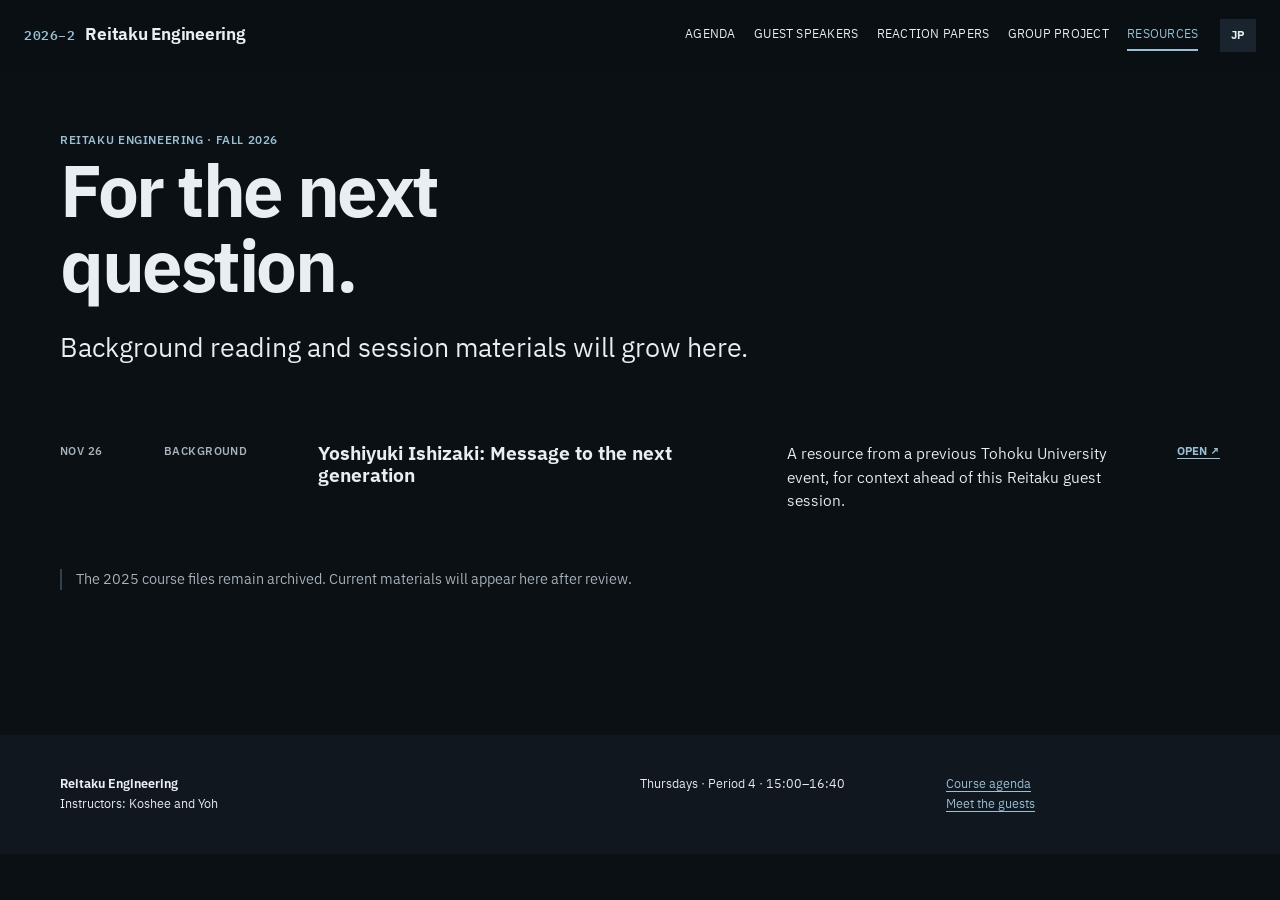
<file: resources.html>
<!doctype html><html lang="en"><head><meta charset="utf-8"><meta name="viewport" content="width=device-width, initial-scale=1"><meta name="description" content="Fall 2026 Reitaku Engineering course with Koshee and Yoh"><title>Resources · Reitaku Engineering</title><link rel="icon" href="favicon.svg?v=course-family-20261026" type="image/svg+xml"><link rel="preconnect" href="https://fonts.googleapis.com"><link rel="preconnect" href="https://fonts.gstatic.com" crossorigin><link href="https://fonts.googleapis.com/css2?family=IBM+Plex+Mono:wght@400;500;600&family=IBM+Plex+Sans+JP:wght@400;500;600;700&family=IBM+Plex+Sans:wght@400;500;600;700&display=swap" rel="stylesheet"><link rel="stylesheet" href="assets/styles.css?v=55b4c68"><link rel="stylesheet" href="assets/design.css?v=coffee-panel-20261125"></head><body data-page="resources"><a class="skip-link" href="#main">Skip to content</a><header class="site-header"><a class="wordmark" href="index.html"><span>2026–2</span> Reitaku Engineering</a><button class="menu-toggle" aria-expanded="false" aria-controls="site-nav" data-ja="メニュー">Menu</button><nav id="site-nav" class="site-nav" aria-label="Course navigation"><a href="agenda.html" data-ja="授業予定">Agenda</a><a href="guests.html" data-ja="ゲスト講師">Guest speakers</a><a href="reactions.html" data-ja="リアクションペーパー">Reaction papers</a><a href="project.html" data-ja="グループ課題">Group project</a><a href="resources.html" data-ja="資料">Resources</a></nav></header><main id="main"><section class="page-hero wrap"><p class="eyebrow" data-ja="麗澤エンジニアリング · 2026年度後期">Reitaku Engineering · Fall 2026</p><h1 data-ja="次の問いへの<br>資料。">For the next<br>question.</h1><p class="dek" data-ja="背景資料や授業資料を随時追加します。">Background reading and session materials will grow here.</p></section><section class="wrap resource-list"><article class="resource-row"><span class="code">NOV 26</span><span class="type" data-ja="背景資料">Background</span><h2 data-ja="石崎芳行さん：次世代へのメッセージ">Yoshiyuki Ishizaki: Message to the next generation</h2><p data-ja="東北大学の過去のイベント資料。今回の麗澤大学での講演案内ではありません。">A resource from a previous Tohoku University event, for context ahead of this Reitaku guest session.</p><a class="visit" href="https://web.tohoku.ac.jp/resilientsocieties/info/wp-content/uploads/2025/04/Message-to-the-next-generation-from-the-former-vice-president-of-Tokyo-Electric-Power-Company_EN.pdf" target="_blank" rel="noopener" data-ja="開く ↗">Open ↗</a></article><p class="living-course" data-ja="2025年の授業資料は参考として保管しています。今年の配布資料は確認後に掲載します。">The 2025 course files remain archived. Current materials will appear here after review.</p></section></main><footer class="site-footer"><div class="wrap footer-grid"><p><strong>Reitaku Engineering</strong><br><span data-ja="担当：Koshee・Yoh">Instructors: Koshee and Yoh</span></p><p data-ja="木曜日 · 4限 · 15:00–16:40">Thursdays · Period 4 · 15:00–16:40</p><p><a href="agenda.html" data-ja="授業予定を見る">Course agenda</a><br><a href="guests.html" data-ja="ゲスト講師を見る">Meet the guests</a></p></div></footer><script src="assets/site.js?v=coffee-panel-20261125"></script></body></html>
</file>
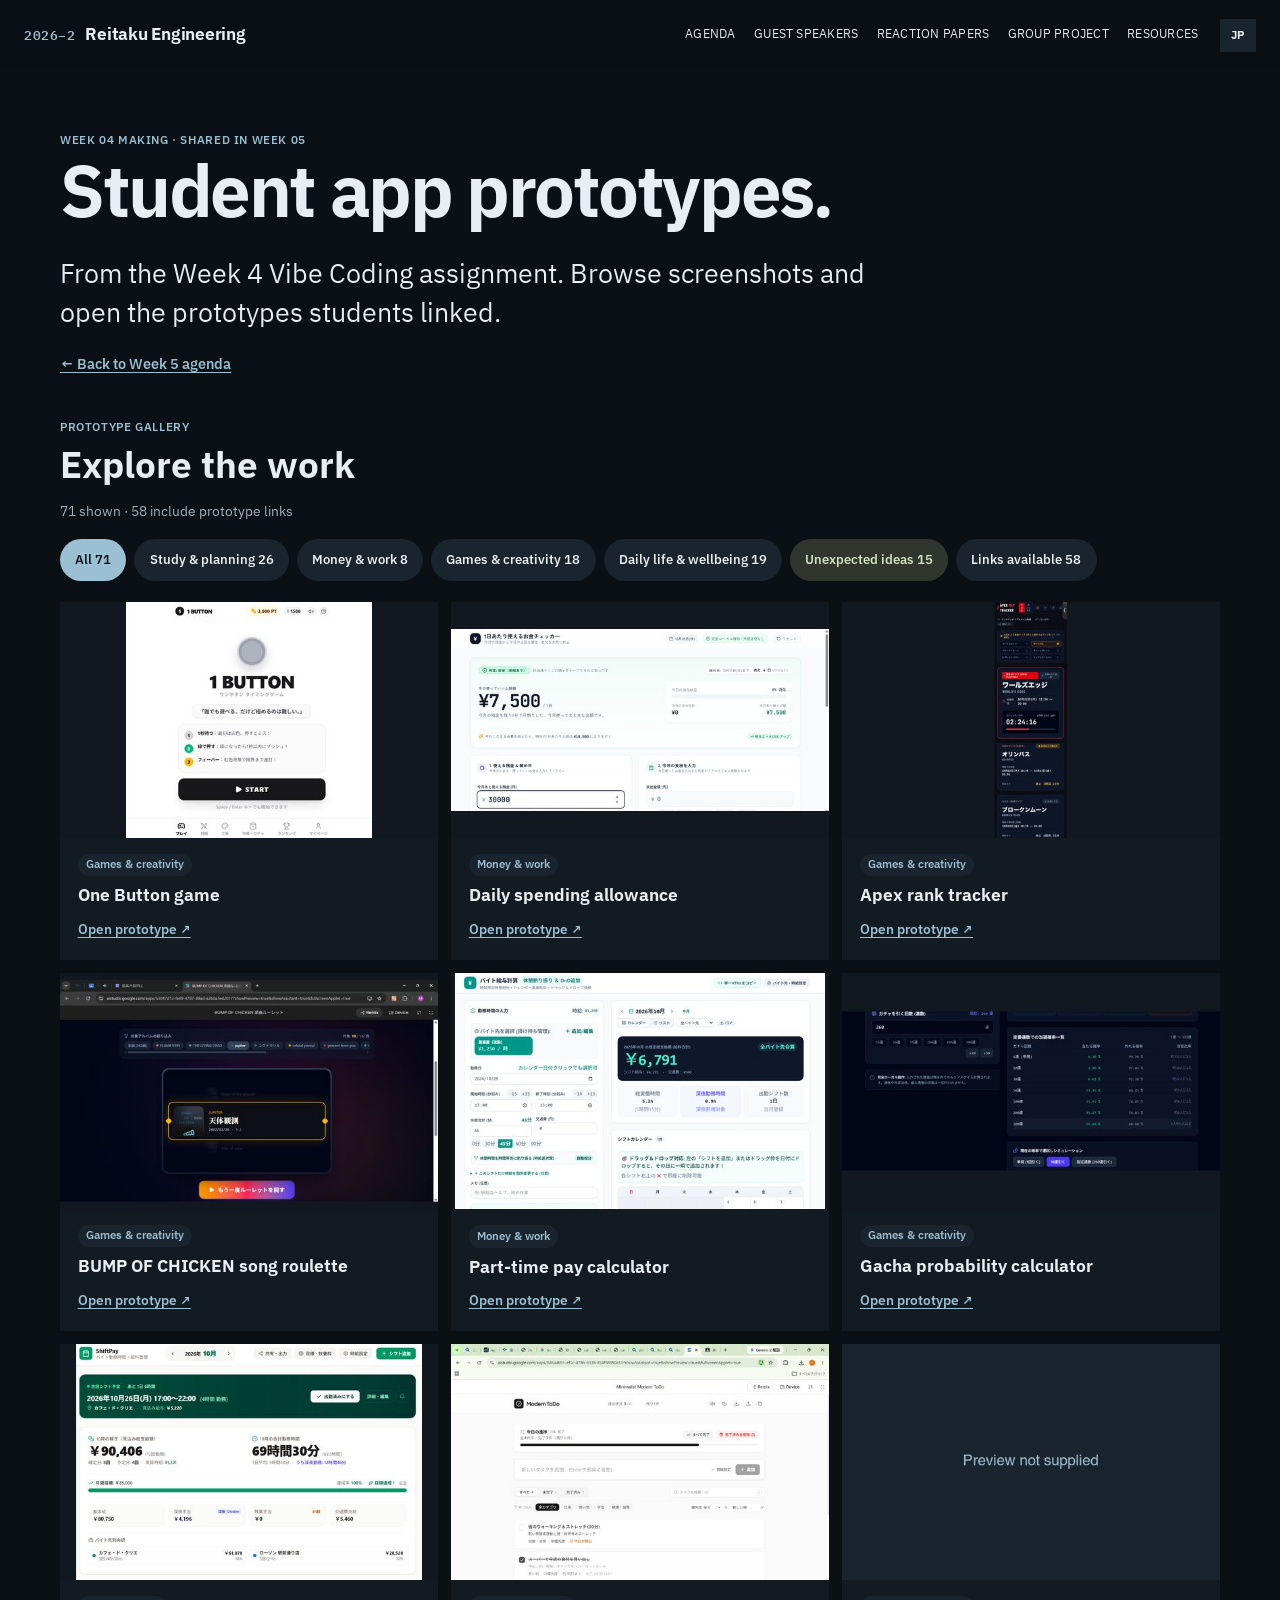
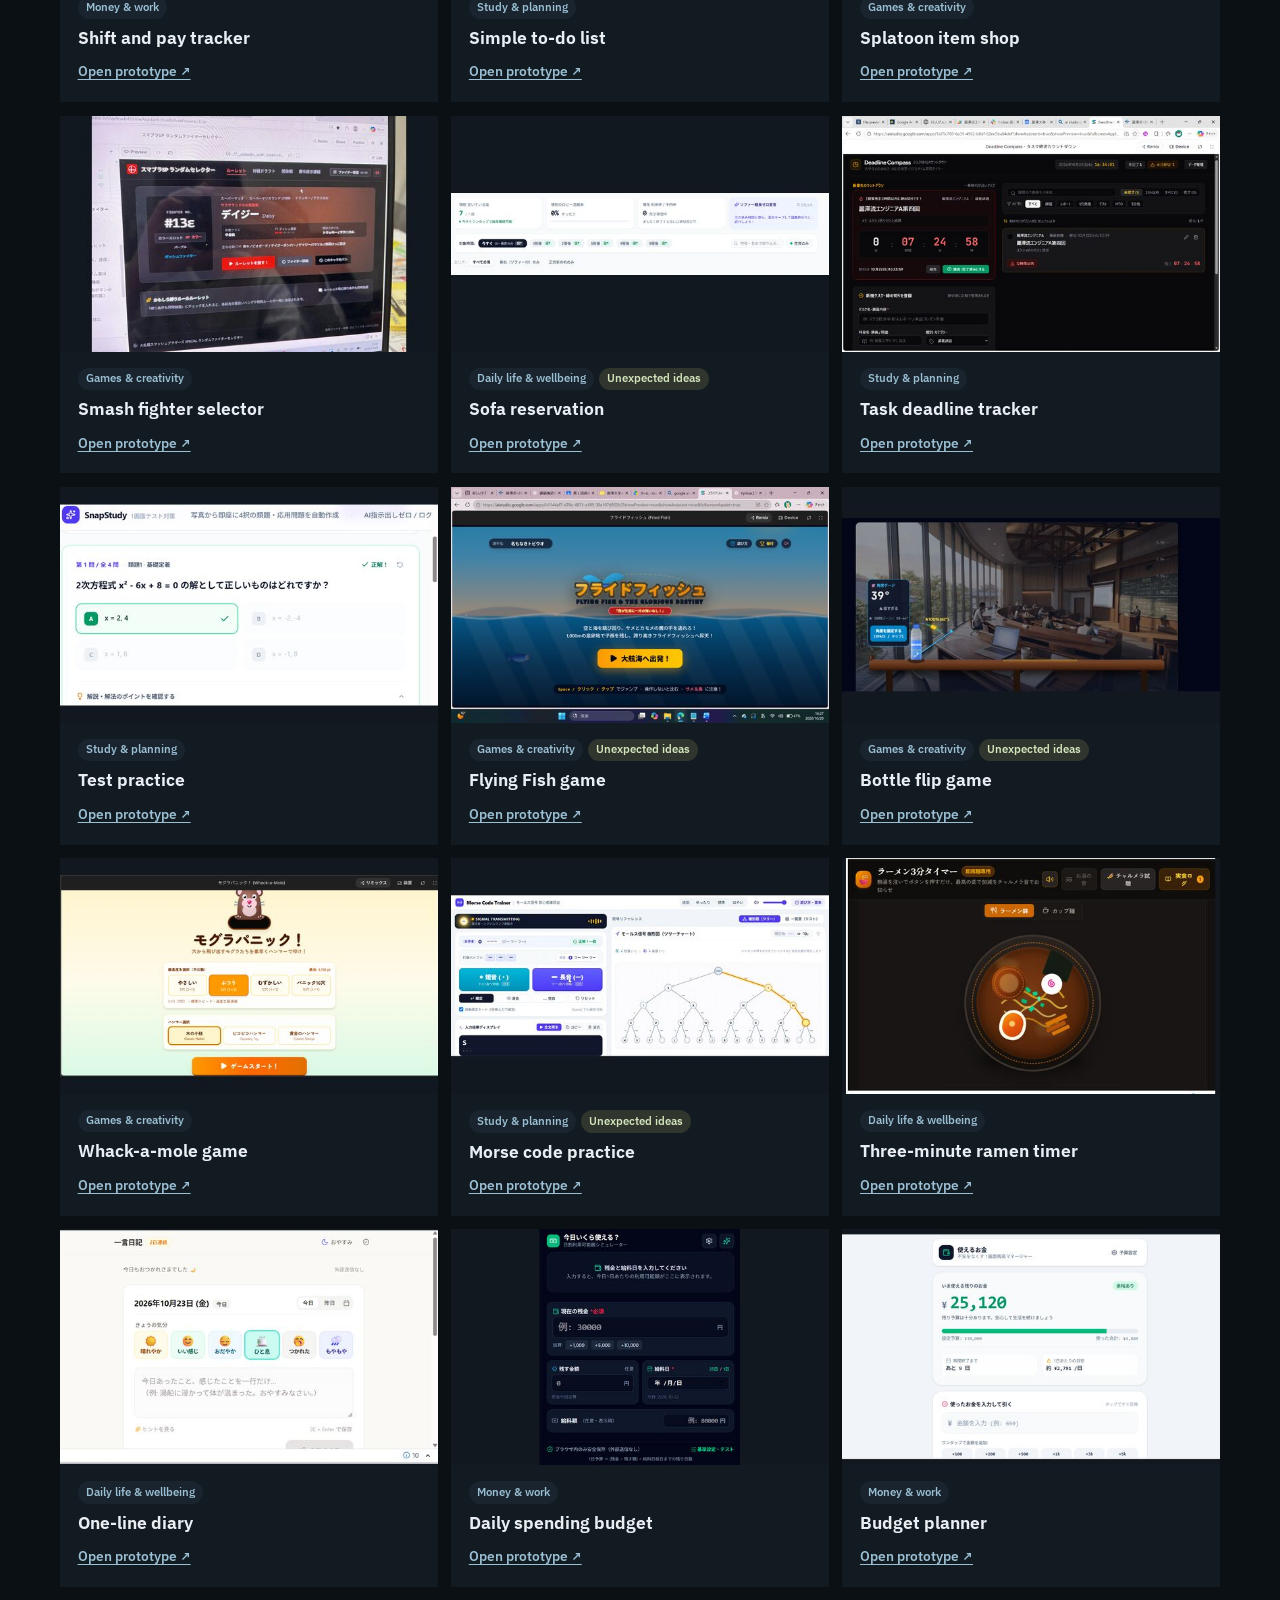
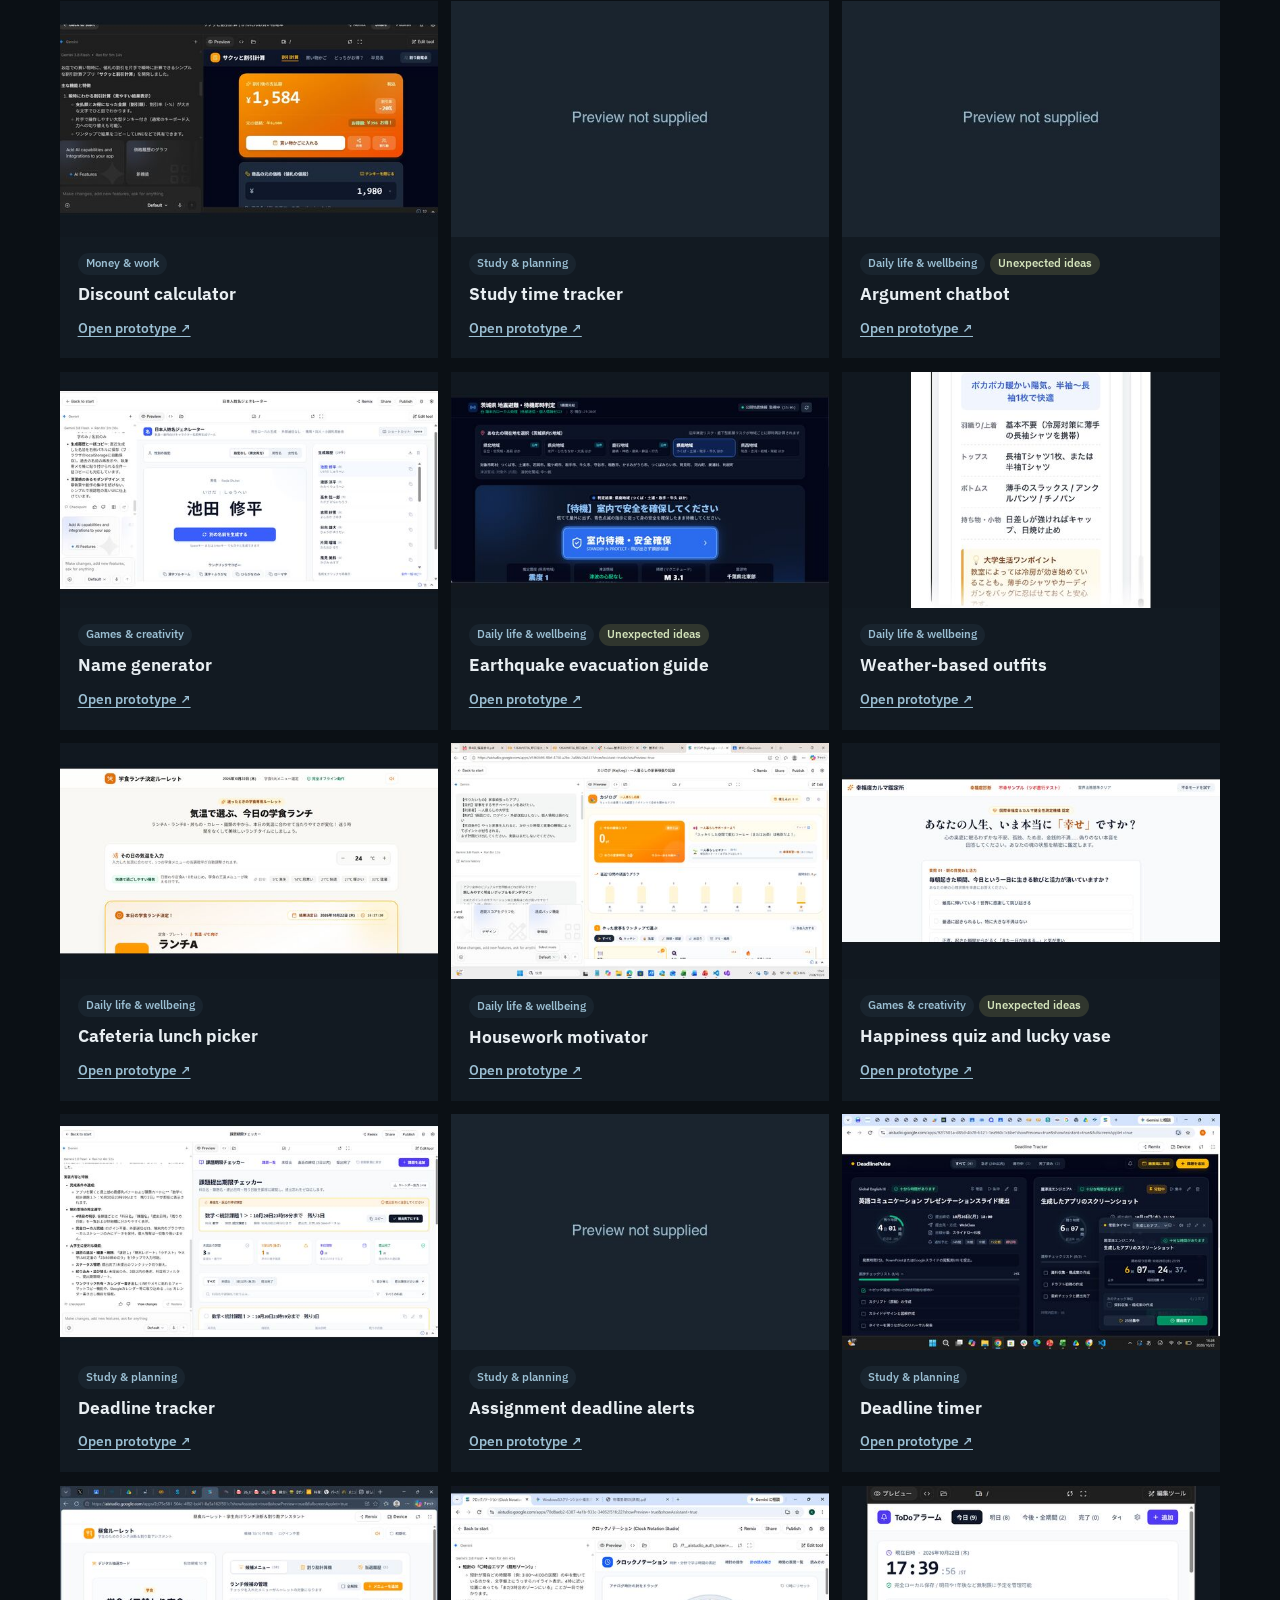
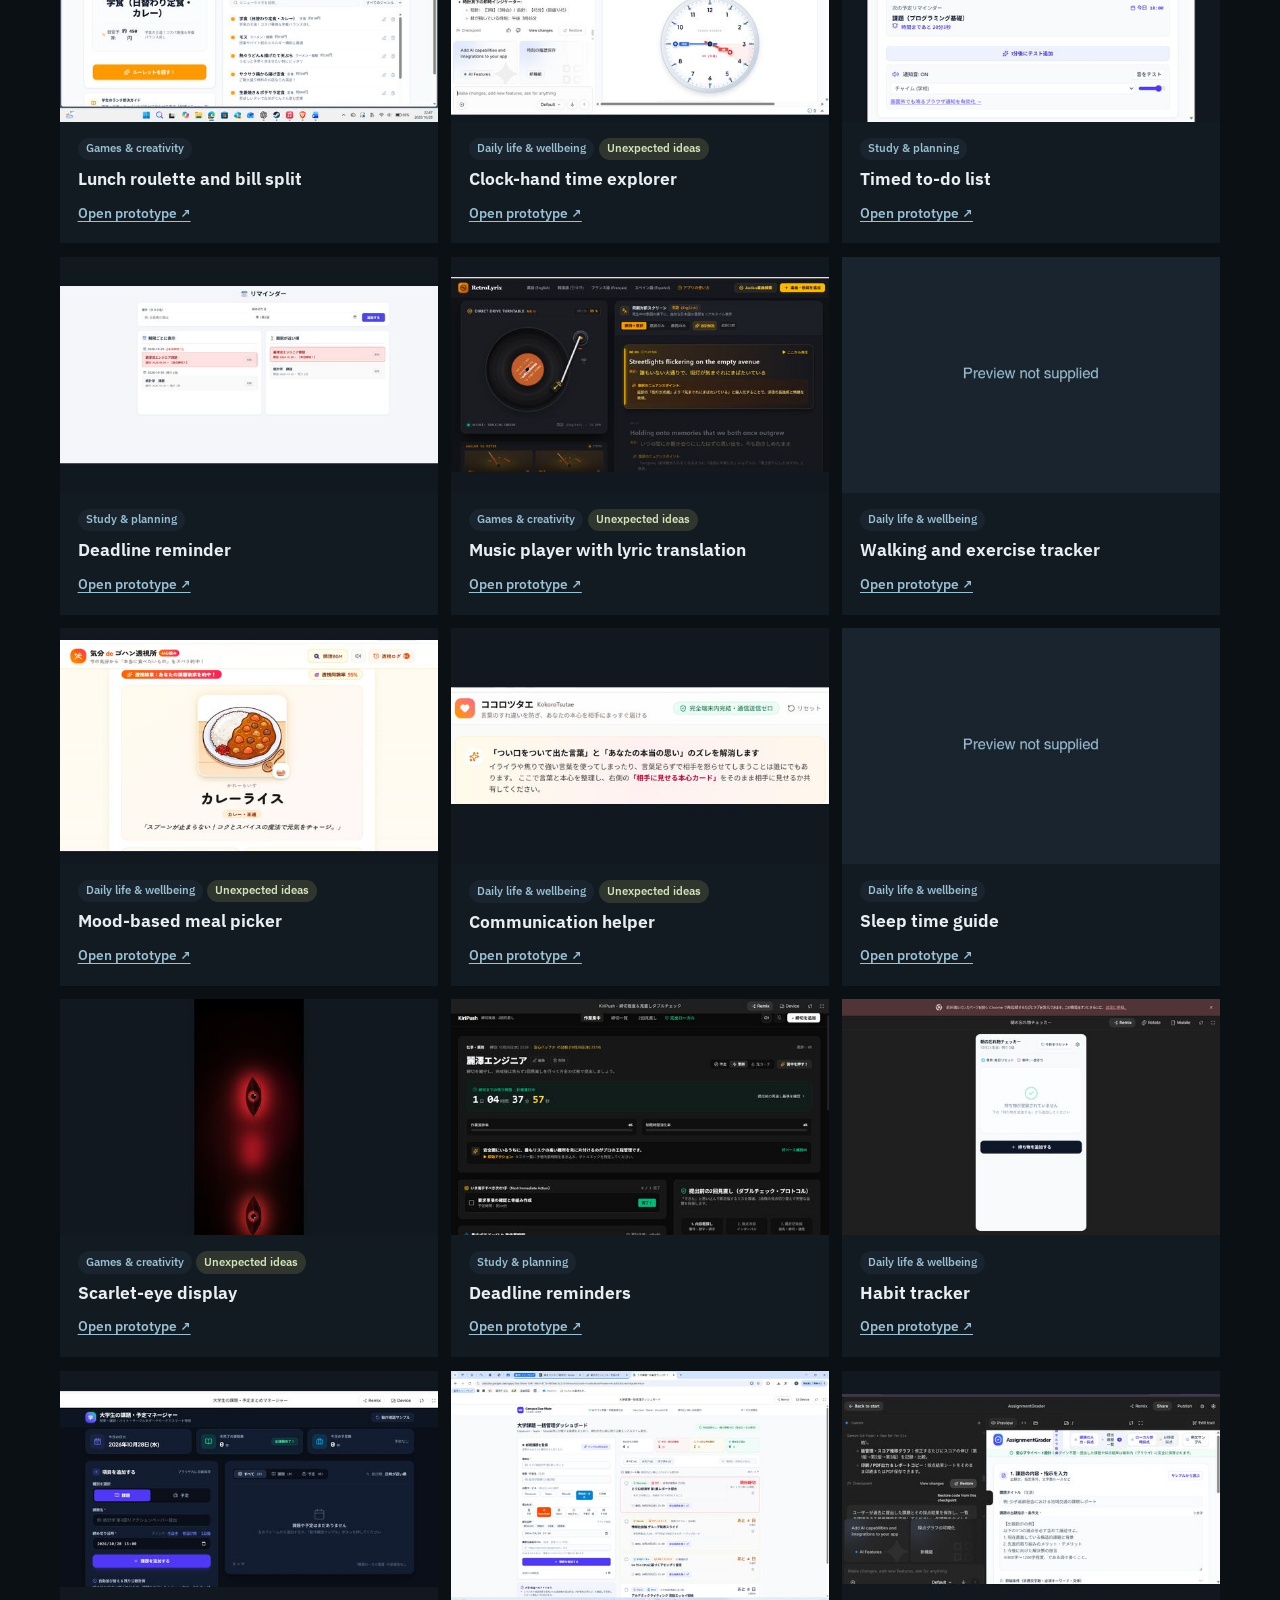
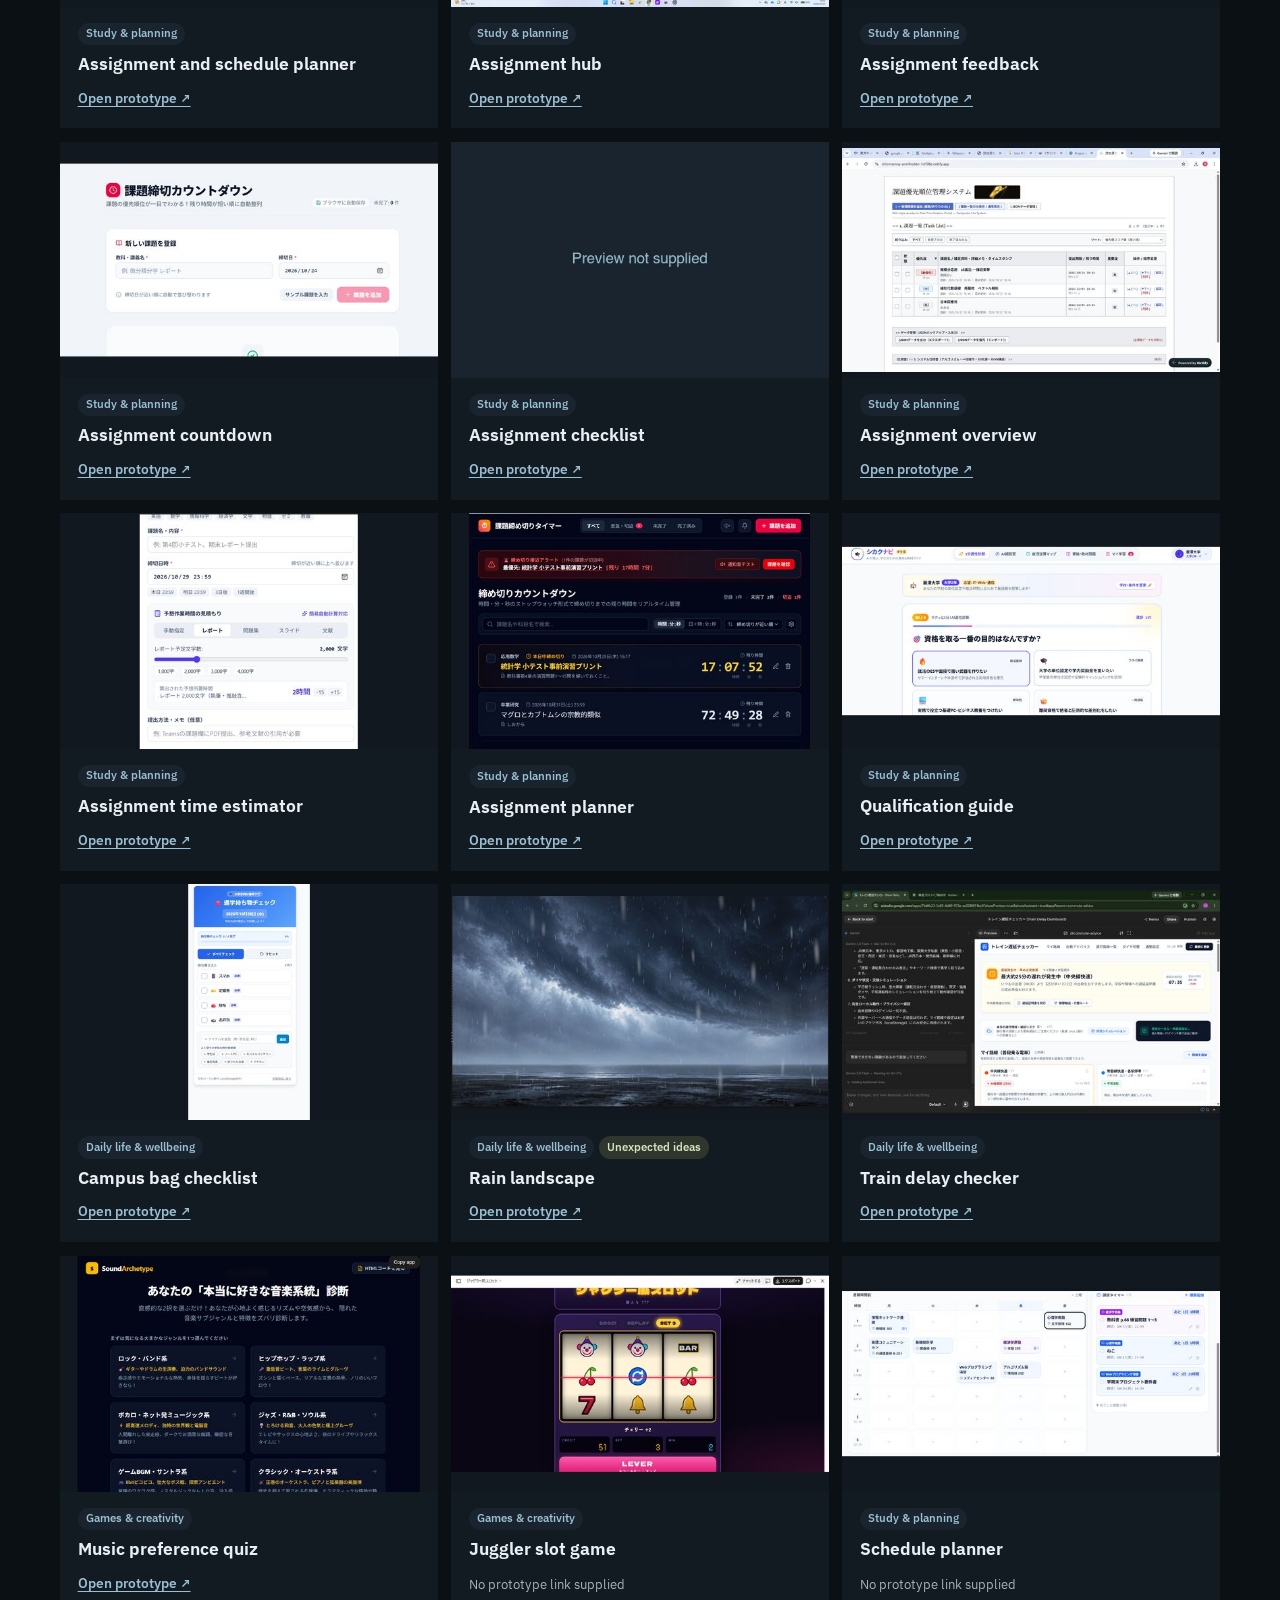
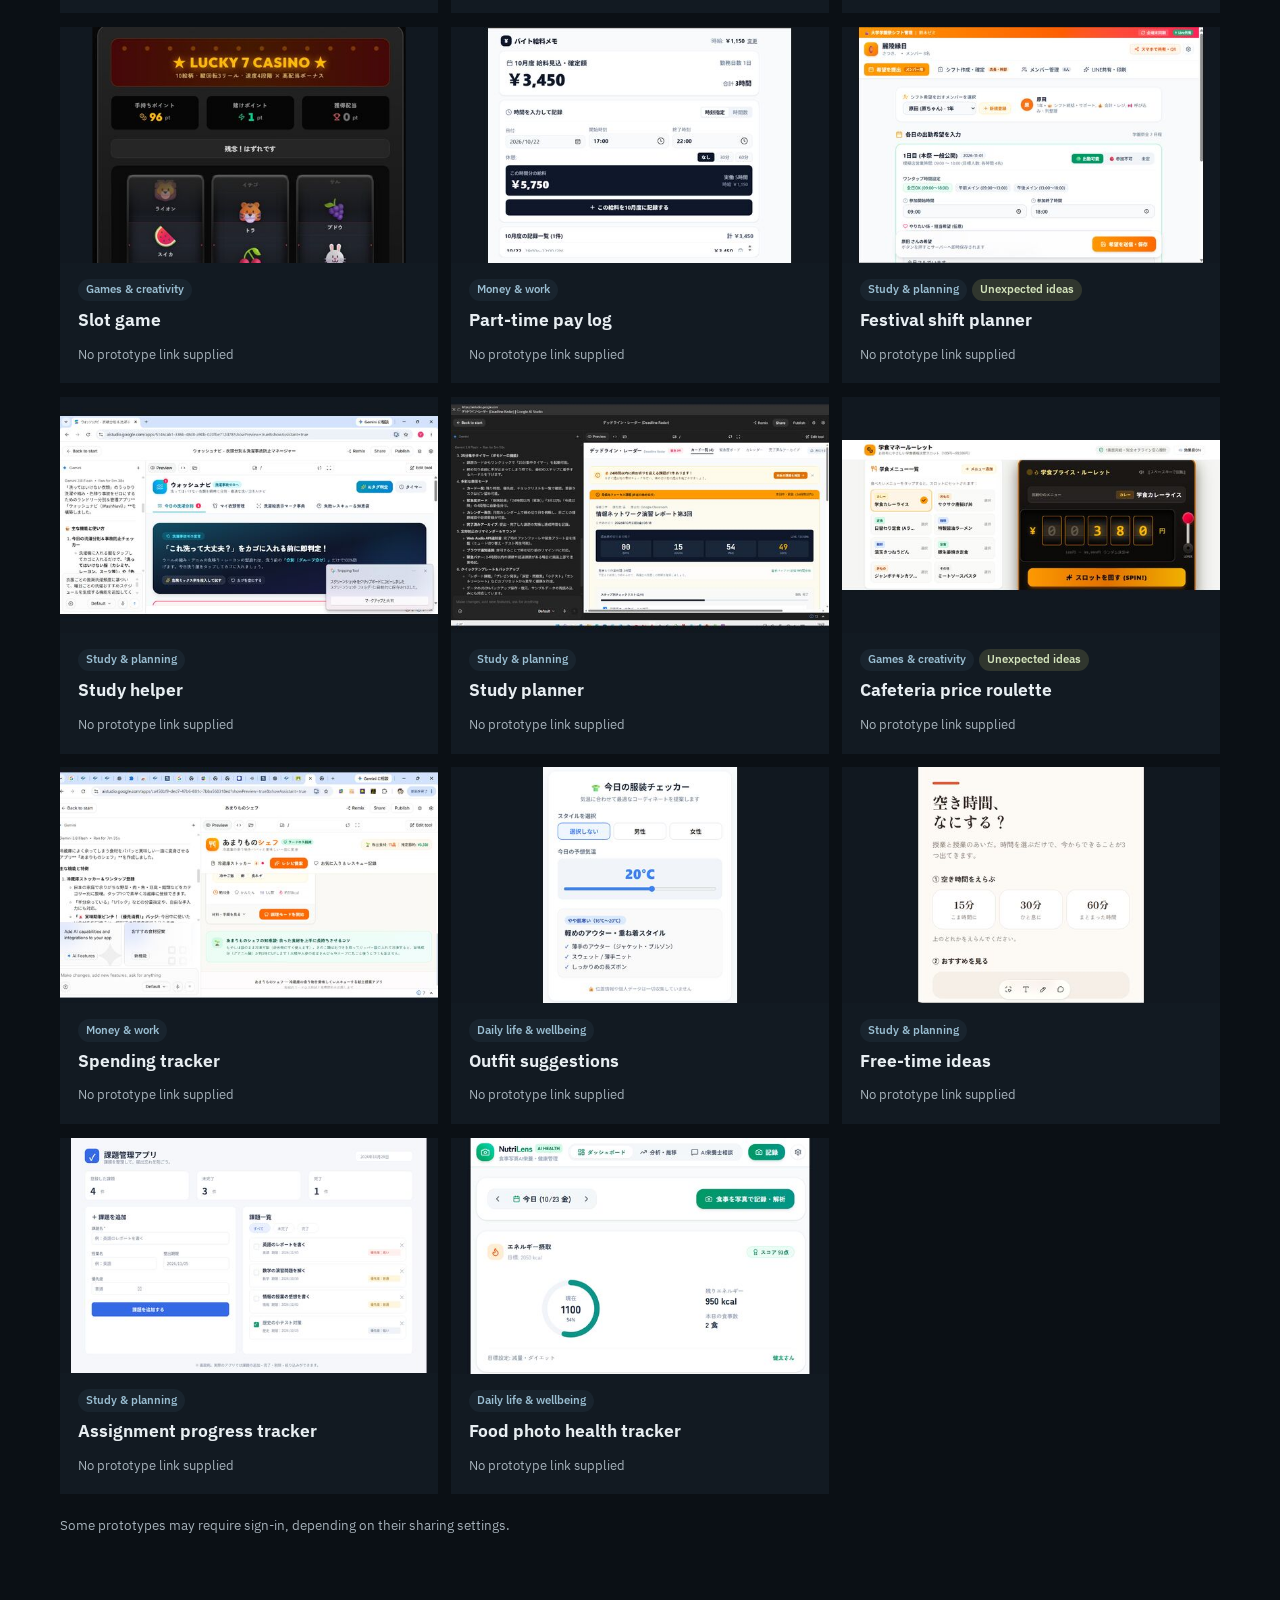
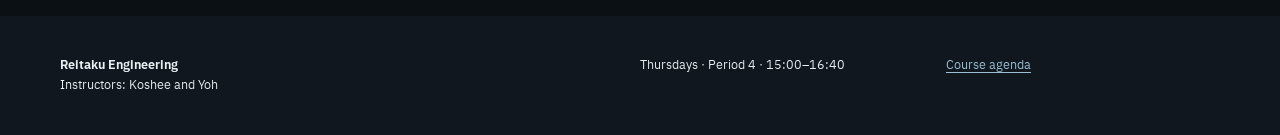
<file: week04-gallery.html>
<!doctype html>
<html lang="en">
<head>
  <meta charset="utf-8">
  <meta name="viewport" content="width=device-width, initial-scale=1">
  <meta name="description" content="Week 4 student app prototypes from Reitaku Engineering">
  <title>Student prototypes · Reitaku Engineering</title>
  <link rel="icon" href="favicon.svg" type="image/svg+xml">
  <link rel="preconnect" href="https://fonts.googleapis.com">
  <link rel="preconnect" href="https://fonts.gstatic.com" crossorigin>
  <link href="https://fonts.googleapis.com/css2?family=IBM+Plex+Mono:wght@400;500;600&family=IBM+Plex+Sans+JP:wght@400;500;600;700&family=IBM+Plex+Sans:wght@400;500;600;700&display=swap" rel="stylesheet">
  <link rel="stylesheet" href="assets/styles.css?v=55b4c68">
  <link rel="stylesheet" href="assets/design.css?v=coffee-panel-20261125">
  <link rel="stylesheet" href="assets/week04-gallery.css?v=3">
</head>
<body data-page="week04-gallery">
  <a class="skip-link" href="#main">Skip to content</a>
  <header class="site-header">
    <a class="wordmark" href="index.html"><span>2026–2</span> Reitaku Engineering</a>
    <button class="menu-toggle" aria-expanded="false" aria-controls="site-nav" data-ja="メニュー">Menu</button>
    <nav id="site-nav" class="site-nav" aria-label="Course navigation">
      <a href="agenda.html" data-ja="授業予定">Agenda</a>
      <a href="guests.html" data-ja="ゲスト講師">Guest speakers</a>
      <a href="reactions.html" data-ja="リアクションペーパー">Reaction papers</a>
      <a href="project.html" data-ja="グループ課題">Group project</a>
      <a href="resources.html" data-ja="資料">Resources</a>
    </nav>
  </header>
  <main id="main">
    <section class="page-hero wrap gallery-hero">
      <p class="eyebrow" data-ja="第4回の制作 · 第5回で共有">WEEK 04 MAKING · SHARED IN WEEK 05</p>
      <h1 data-ja="学生のアプリ試作品。">Student app prototypes.</h1>
      <p class="dek" data-ja="第4回のVibe Coding課題から。制作した画面を見て、リンクのあるアプリを開いてみましょう。">From the Week 4 Vibe Coding assignment. Browse screenshots and open the prototypes students linked.</p>
      <a class="gallery-back" href="agenda.html#week-5" data-ja="← 第5回の授業予定へ">← Back to Week 5 agenda</a>
    </section>
    <section class="wrap gallery-section" aria-labelledby="gallery-heading">
      <div class="gallery-toolbar">
        <div><p class="section-label" data-ja="試作品ギャラリー">PROTOTYPE GALLERY</p><h2 id="gallery-heading" data-ja="つくったものを見る">Explore the work</h2><p id="gallery-count" aria-live="polite"></p></div>
        <div class="gallery-filters" role="group" aria-label="Gallery filters"></div>
      </div>
      <div id="prototype-grid" class="prototype-grid" aria-live="polite"><p>Loading prototypes…</p></div>
      <p class="gallery-note" data-ja="一部のリンクは、制作者の共有設定によりログインが必要な場合があります。">Some prototypes may require sign-in, depending on their sharing settings.</p>
    </section>
  </main>
  <footer class="site-footer"><div class="wrap footer-grid"><p><strong>Reitaku Engineering</strong><br><span data-ja="担当：Koshee・Yoh">Instructors: Koshee and Yoh</span></p><p data-ja="木曜日 · 4限 · 15:00–16:40">Thursdays · Period 4 · 15:00–16:40</p><p><a href="agenda.html" data-ja="授業予定を見る">Course agenda</a></p></div></footer>
  <script src="assets/site.js?v=coffee-panel-20261125"></script>
  <script src="assets/week04-gallery.js?v=3"></script>
</body>
</html>
</file>
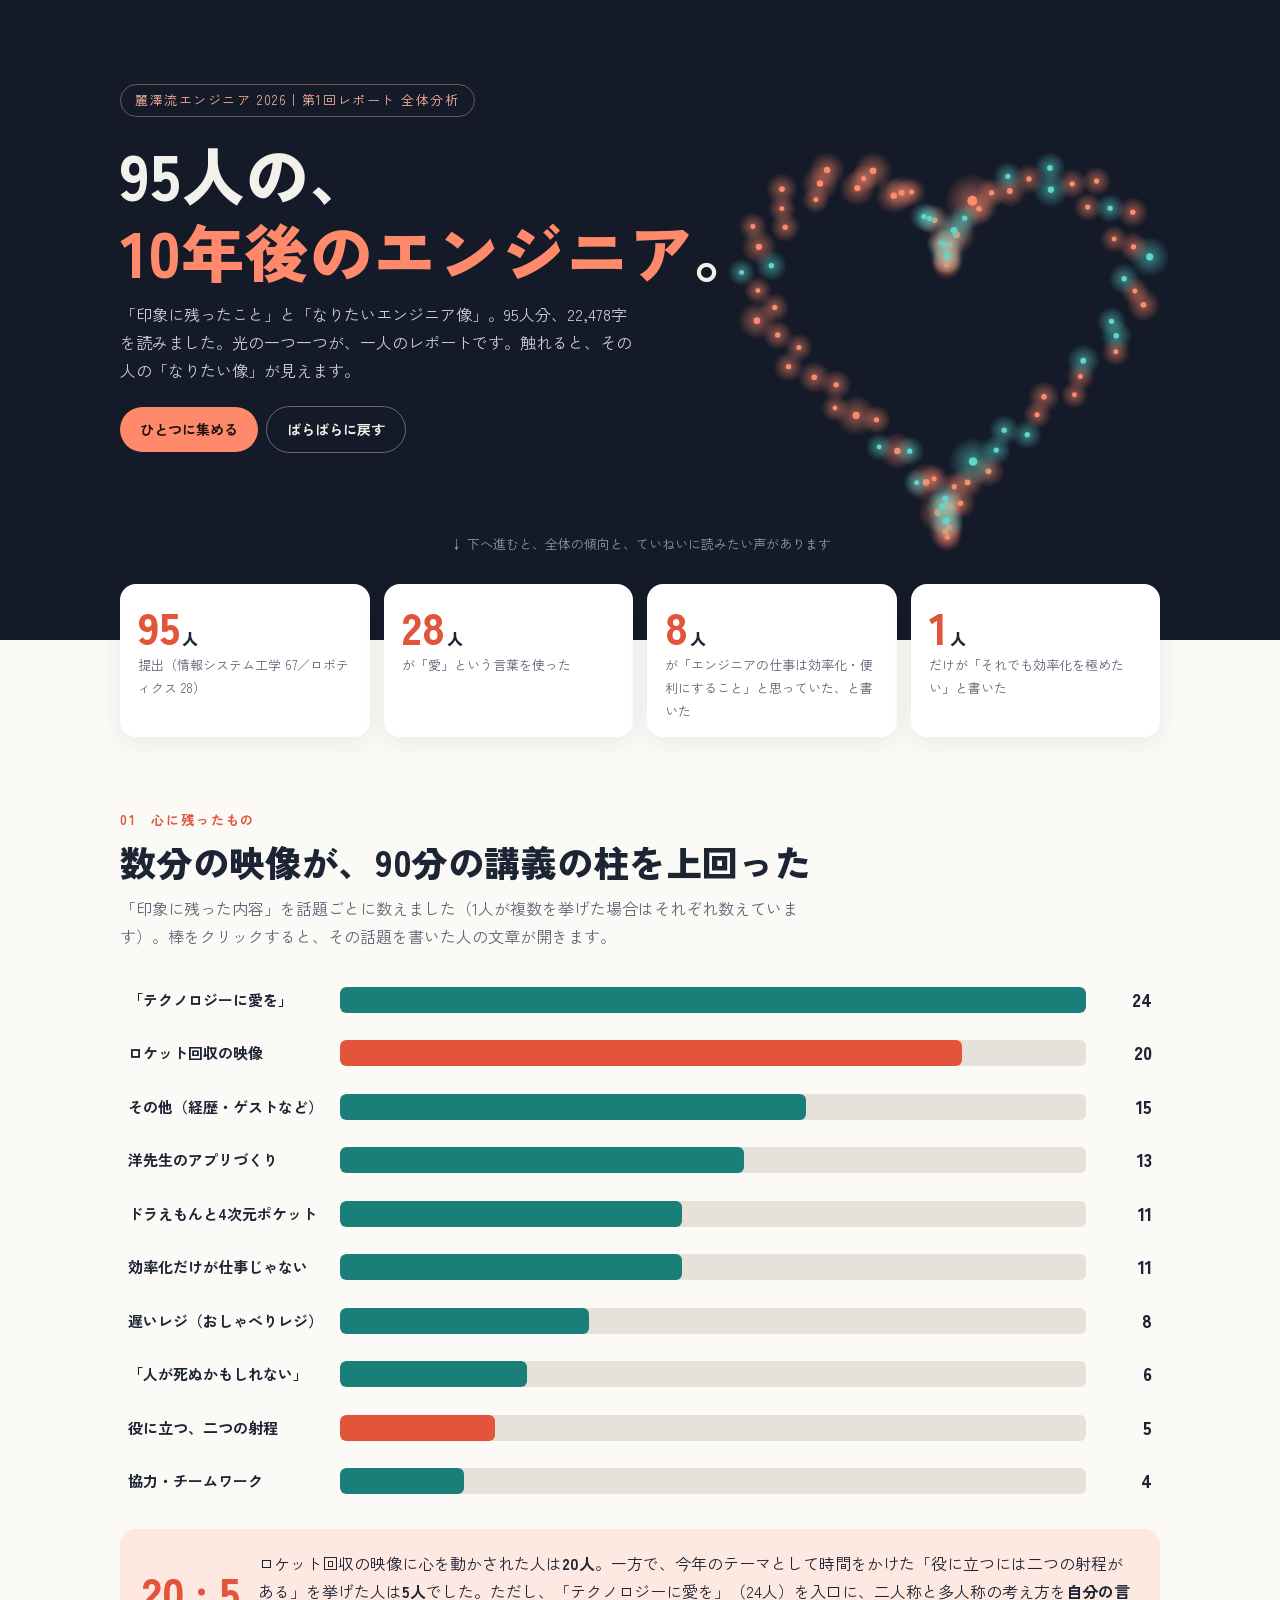
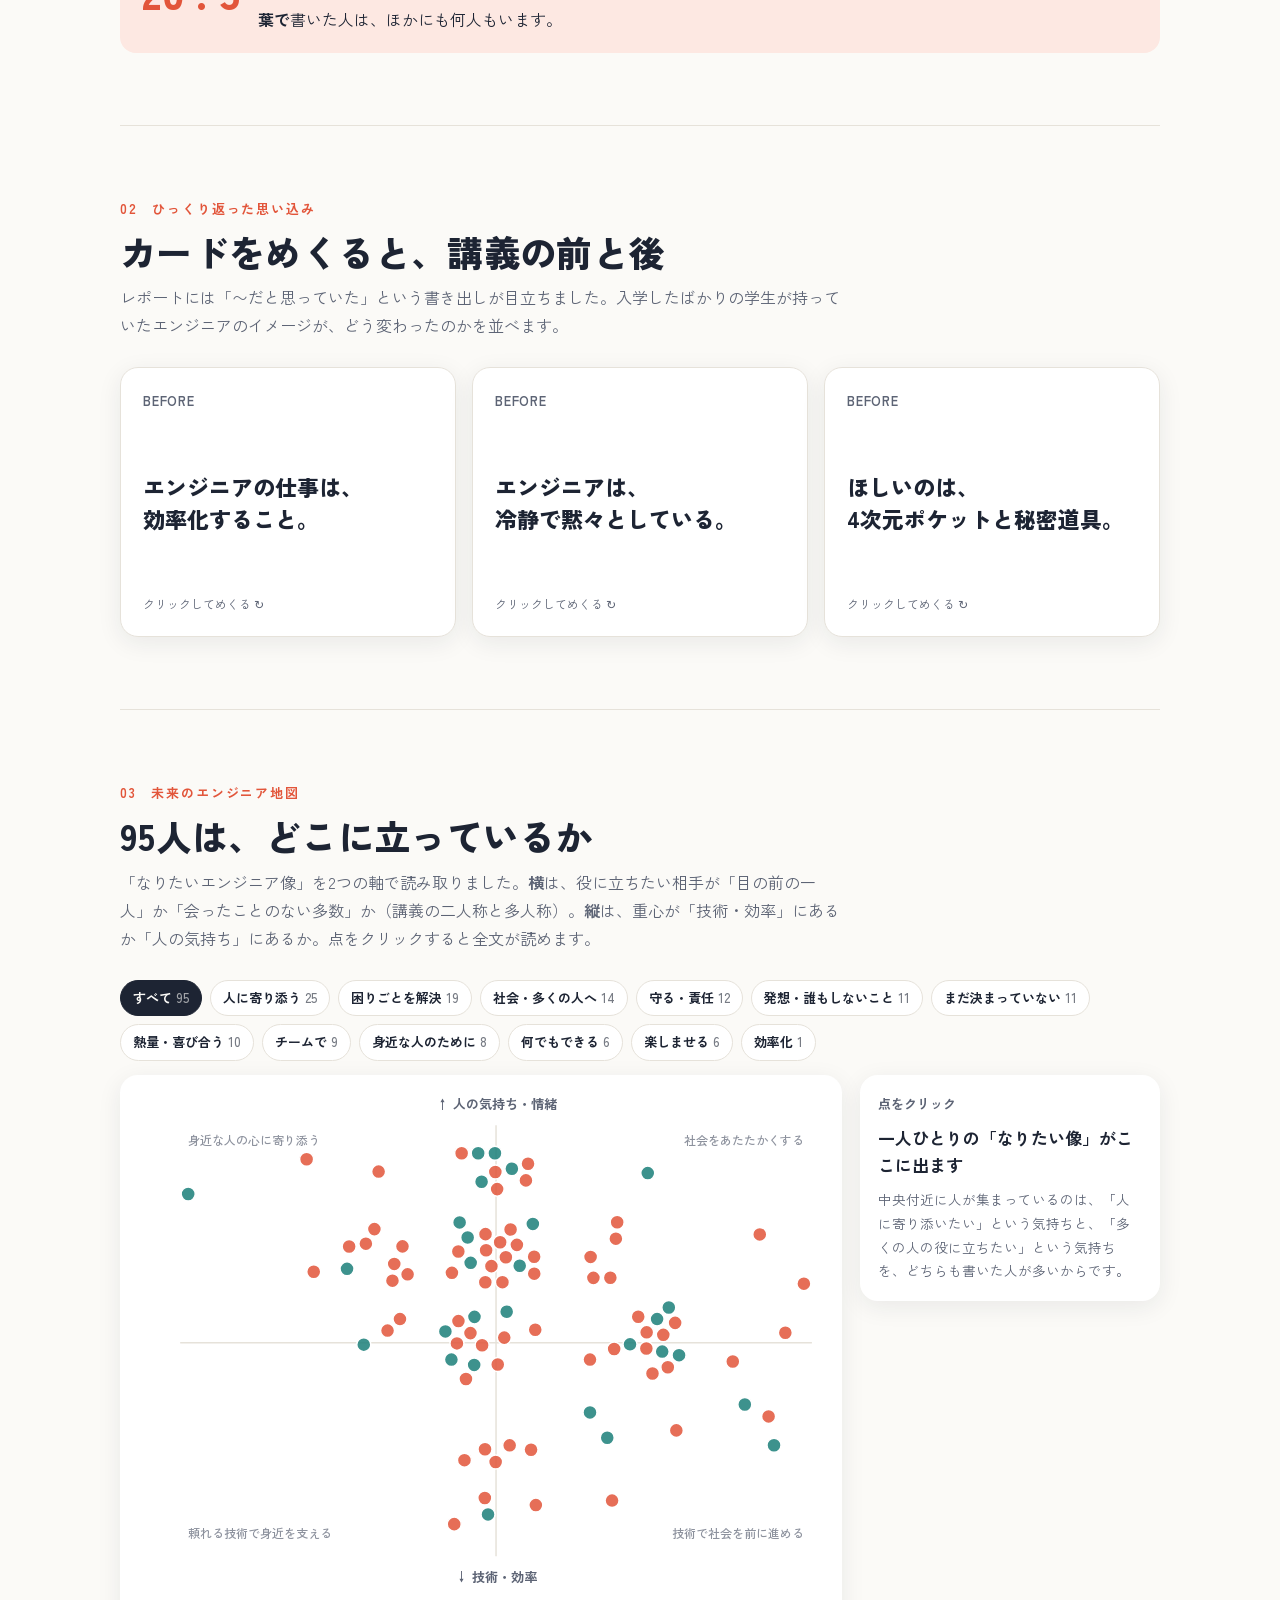
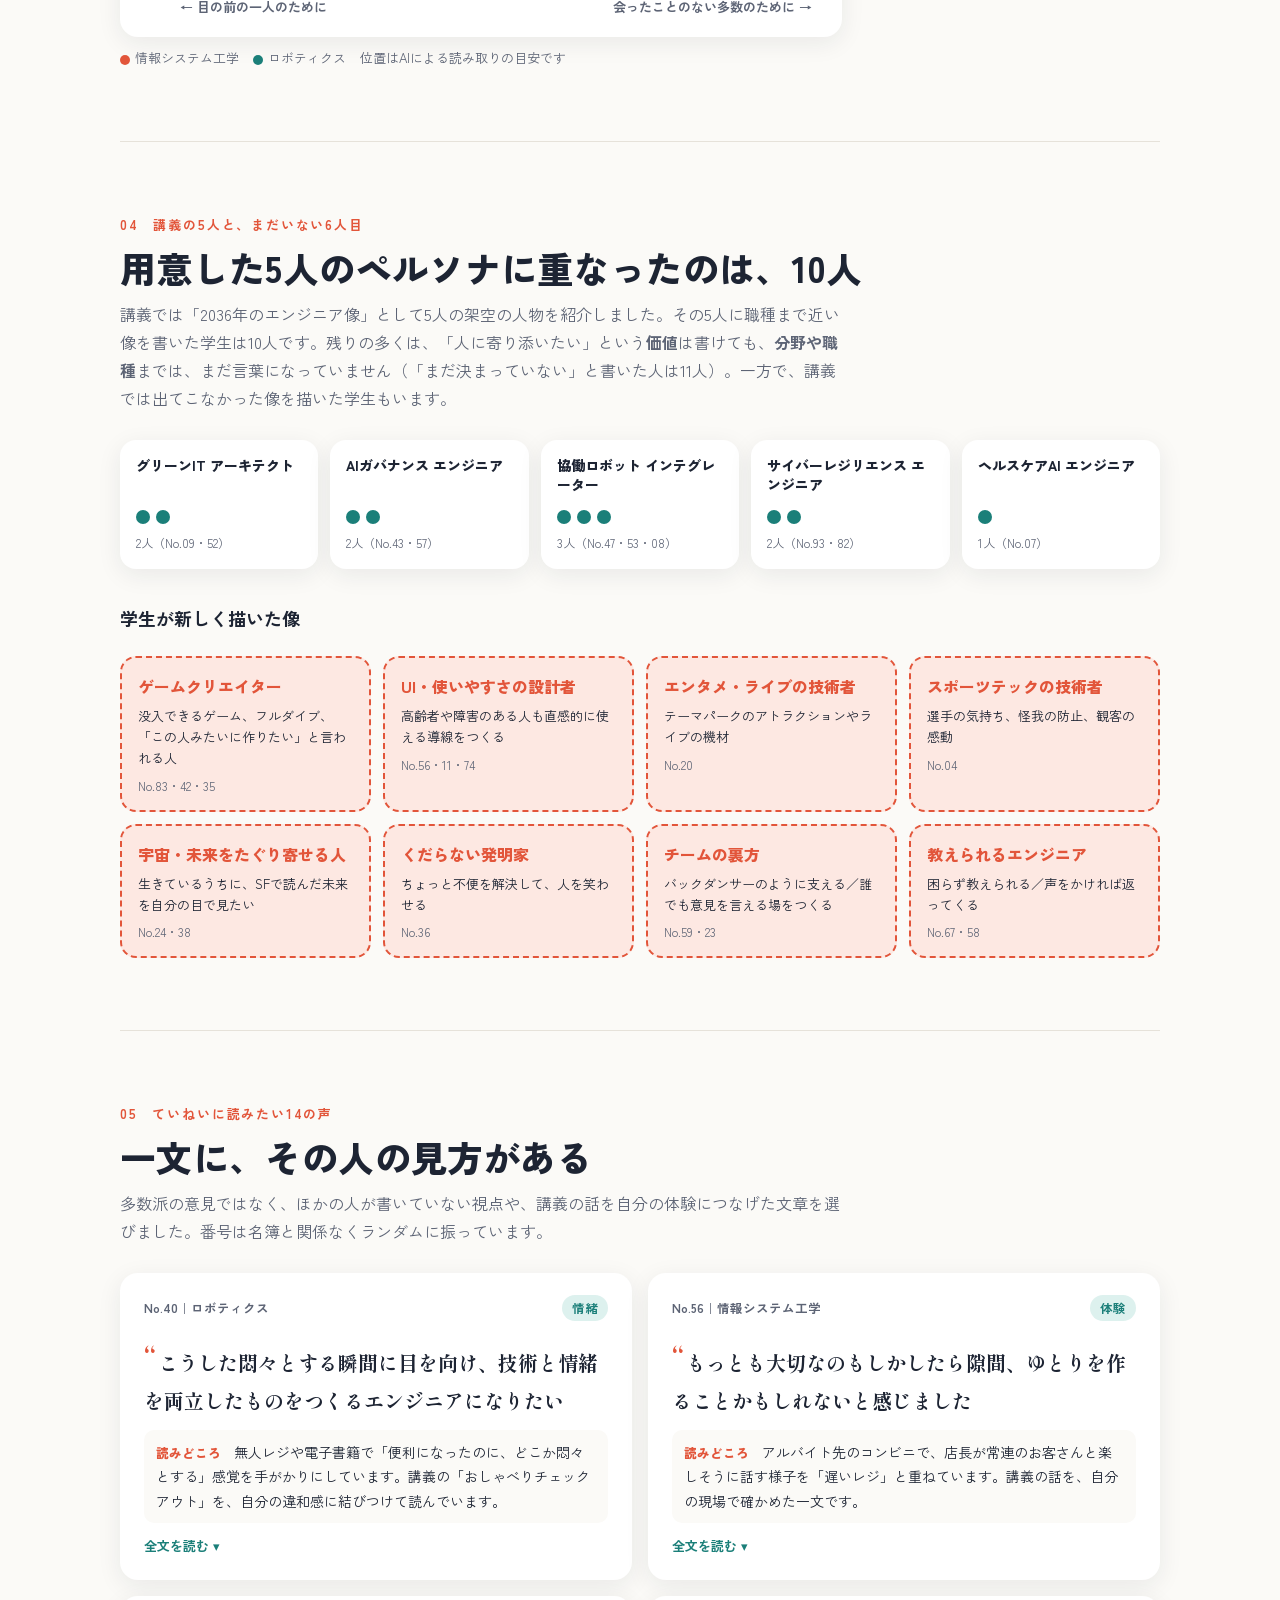
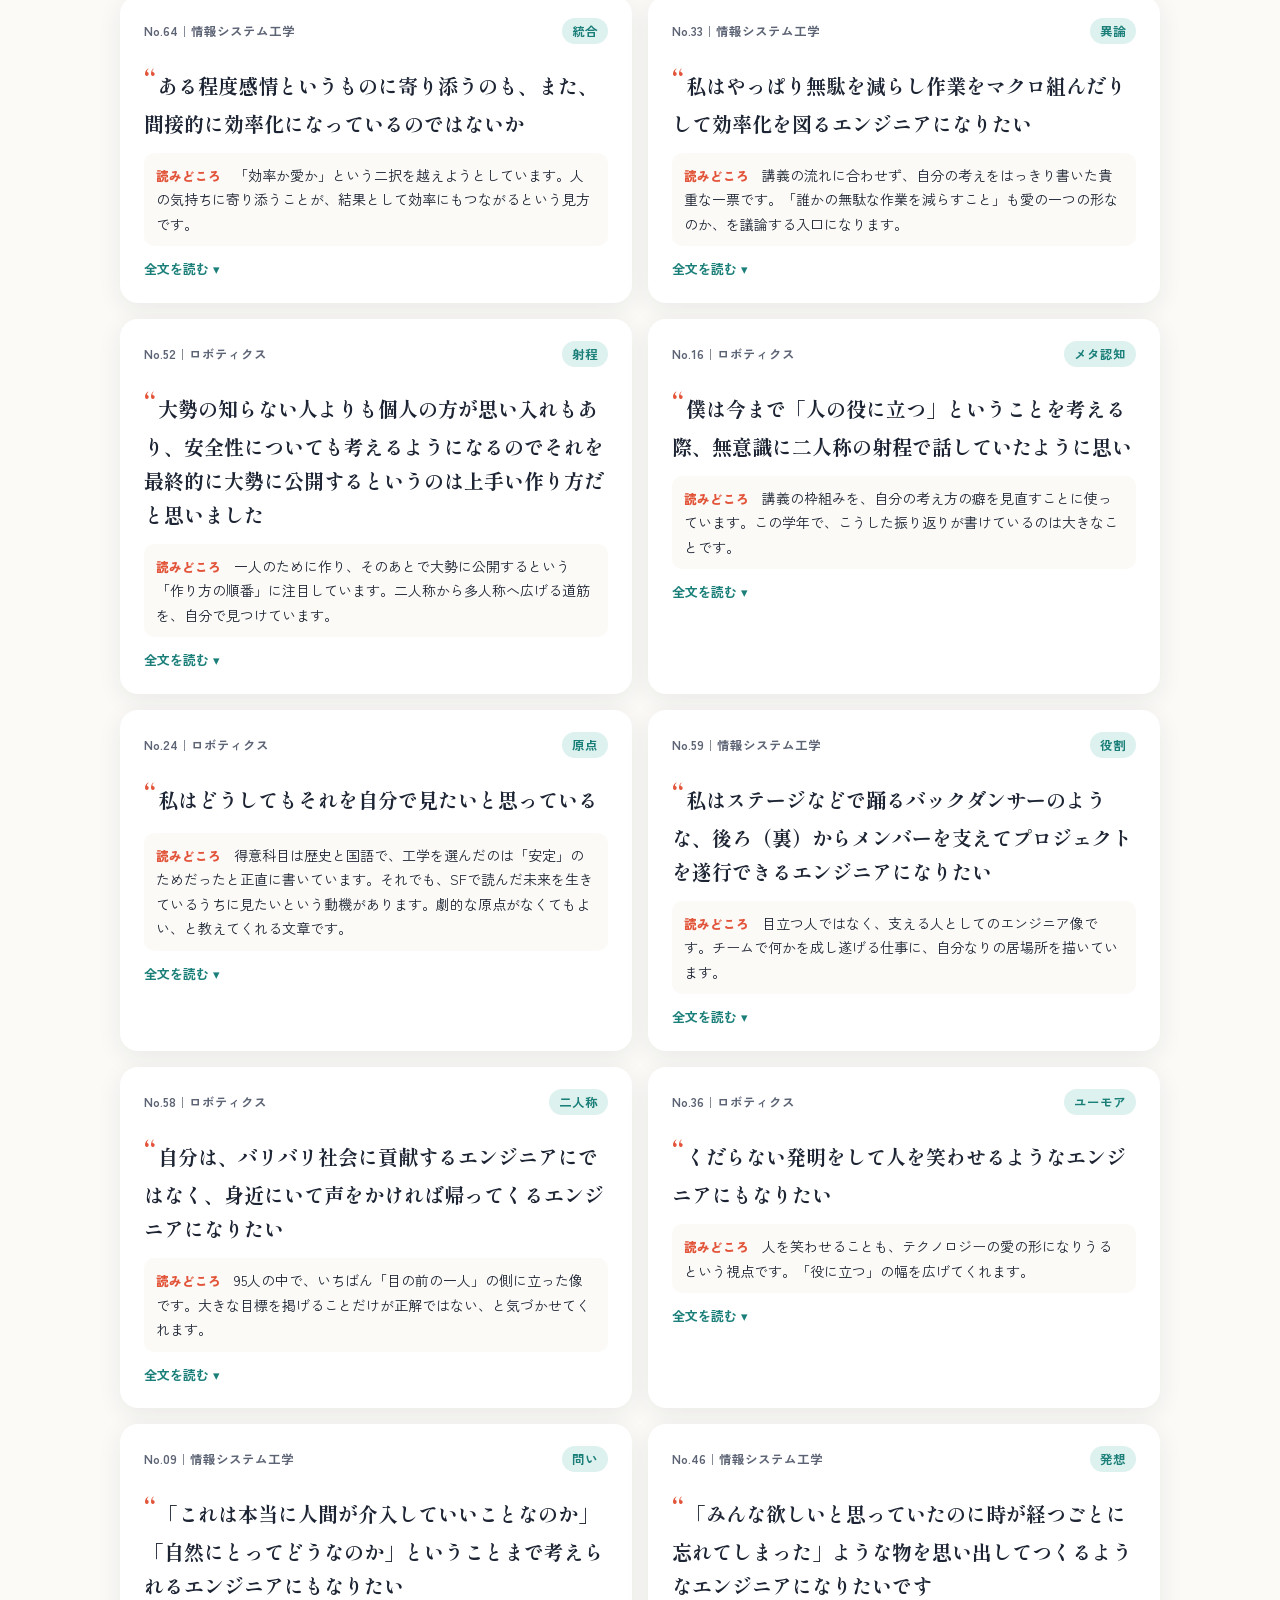
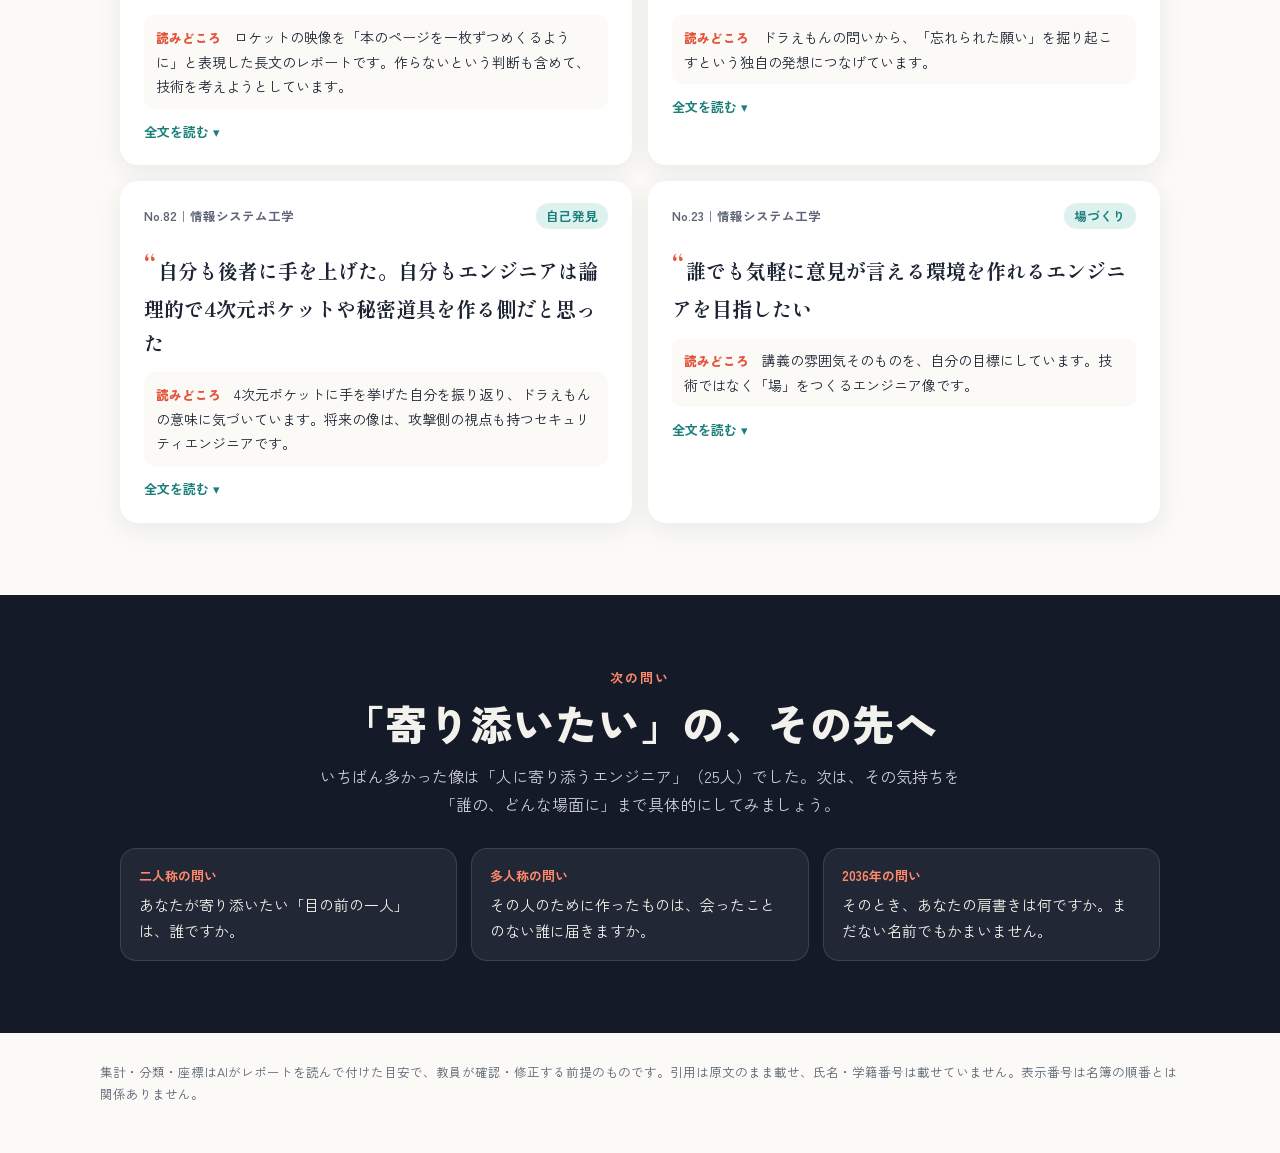
<file: assets/week02/engineer-voices-week1-report.html>
<!doctype html>
<html lang="ja">
<head>
  <link rel="icon" href="../../favicon.svg?v=course-family-20261026" type="image/svg+xml">
<meta charset="utf-8">
<meta name="viewport" content="width=device-width, initial-scale=1">
<title>95人のエンジニア像</title>
<link rel="preconnect" href="https://fonts.googleapis.com">
<link rel="preconnect" href="https://fonts.gstatic.com" crossorigin>
<link href="https://fonts.googleapis.com/css2?family=Zen+Kaku+Gothic+New:wght@400;500;700;900&family=Shippori+Mincho:wght@500;700&display=swap" rel="stylesheet">
<style>
:root{
  --bg:#fbfaf7; --surface:#ffffff; --ink:#1d2433; --muted:#5d6475; --line:#e6e2da;
  --coral:#e2553a; --coral-soft:#fde8e2; --teal:#1b7f79; --teal-soft:#ddf1ee;
  --gold:#c98a14; --violet:#6c4fb3; --night:#141a28; --night-ink:#f3f1ec;
  --shadow:0 6px 24px rgba(29,36,51,.08);
}
@media (prefers-color-scheme: dark){
  :root:not([data-theme="light"]){
    --bg:#121722; --surface:#1a2130; --ink:#eef0f4; --muted:#a3abbb; --line:#2c3446;
    --coral:#ff7a5c; --coral-soft:#3a2420; --teal:#43c1b7; --teal-soft:#16302f;
    --gold:#e7b04a; --violet:#a58cf0; --night:#0b0f18; --night-ink:#f3f1ec;
    --shadow:0 6px 24px rgba(0,0,0,.35);
  }
}
:root[data-theme="dark"]{
  --bg:#121722; --surface:#1a2130; --ink:#eef0f4; --muted:#a3abbb; --line:#2c3446;
  --coral:#ff7a5c; --coral-soft:#3a2420; --teal:#43c1b7; --teal-soft:#16302f;
  --gold:#e7b04a; --violet:#a58cf0; --night:#0b0f18; --night-ink:#f3f1ec;
  --shadow:0 6px 24px rgba(0,0,0,.35);
}
*{box-sizing:border-box}
html{scroll-behavior:smooth}
body{margin:0;background:var(--bg);color:var(--ink);font-family:"Zen Kaku Gothic New",system-ui,sans-serif;line-height:1.75;font-size:16px;-webkit-font-smoothing:antialiased}
.wrap{max-width:1080px;margin:0 auto;padding:0 20px}
h2{font-size:clamp(24px,3.4vw,36px);line-height:1.35;margin:0 0 8px;font-weight:900;letter-spacing:.01em}
.kicker{font-size:13px;font-weight:700;letter-spacing:.14em;color:var(--coral);margin-bottom:6px}
.lead{color:var(--muted);margin:0 0 28px;max-width:720px}
section{padding:72px 0}
section+section{border-top:1px solid var(--line)}
.mincho{font-family:"Shippori Mincho",serif}

/* hero */
.hero{position:relative;background:var(--night);color:var(--night-ink);min-height:640px;overflow:hidden;padding:0}
.hero canvas{position:absolute;inset:0;width:100%;height:100%}
.hero .copy{position:relative;z-index:2;padding:84px 20px 40px;max-width:1080px;margin:0 auto;pointer-events:none}
.hero .copy *{pointer-events:auto}
.hero .tag{display:inline-block;font-size:13px;letter-spacing:.12em;color:#ffb39f;border:1px solid rgba(255,179,159,.4);border-radius:999px;padding:4px 14px}
.hero h1{font-size:clamp(34px,6vw,64px);line-height:1.2;margin:18px 0 12px;font-weight:900}
.hero h1 em{font-style:normal;color:#ff8a6b}
.hero p{max-width:520px;color:#c9cdd8;margin:0 0 22px}
.btn{font:inherit;font-size:14px;font-weight:700;border:0;border-radius:999px;padding:10px 20px;cursor:pointer;background:#ff8a6b;color:#1b1310}
.btn.ghost{background:transparent;color:var(--night-ink);border:1px solid rgba(255,255,255,.35);margin-left:8px}
.hero .hint{position:absolute;z-index:2;left:0;right:0;bottom:84px;text-align:center;font-size:13px;color:#8d94a6}
.tip{position:absolute;z-index:5;pointer-events:none;max-width:280px;background:var(--surface);color:var(--ink);border-radius:12px;padding:10px 12px;font-size:13px;line-height:1.6;box-shadow:var(--shadow);opacity:0;transition:opacity .15s}
.tip b{color:var(--coral)}

/* stats */
.stats{display:grid;grid-template-columns:repeat(4,1fr);gap:14px;margin-top:-56px;position:relative;z-index:3}
.stat{background:var(--surface);border-radius:16px;padding:18px 18px 14px;box-shadow:var(--shadow)}
.stat .num{font-size:clamp(30px,4.4vw,44px);font-weight:900;line-height:1.1;color:var(--coral)}
.stat .num small{font-size:16px;margin-left:2px;color:var(--ink)}
.stat .lbl{font-size:13px;color:var(--muted);margin-top:4px}

/* bars */
.bars{display:flex;flex-direction:column;gap:10px}
.bar{display:grid;grid-template-columns:200px 1fr 54px;gap:12px;align-items:center;cursor:pointer;border-radius:10px;padding:6px 8px;transition:background .2s}
.bar:hover,.bar.on{background:var(--teal-soft)}
.bar .name{font-weight:700;font-size:15px}
.bar .track{height:26px;background:var(--line);border-radius:6px;overflow:hidden}
.bar .fill{height:100%;width:0;border-radius:6px;background:var(--teal);transition:width 1.1s cubic-bezier(.2,.8,.2,1)}
.bar.hot .fill{background:var(--coral)}
.bar .cnt{font-weight:900;font-size:18px;text-align:right}
.callout{display:flex;gap:18px;align-items:center;background:var(--coral-soft);border-radius:16px;padding:20px 22px;margin:26px 0 0}
.callout .big{font-size:44px;font-weight:900;color:var(--coral);line-height:1;white-space:nowrap}
.drawer{margin-top:18px;display:none}
.drawer.open{display:block}
.drawer h3{font-size:16px;margin:0 0 10px}
.mini{display:grid;grid-template-columns:repeat(auto-fill,minmax(250px,1fr));gap:10px}
.mini .m{background:var(--surface);border:1px solid var(--line);border-radius:12px;padding:12px 14px;font-size:13.5px;line-height:1.7;cursor:pointer}
.mini .m .id{font-size:12px;color:var(--muted);font-weight:700}

/* flips */
.flips{display:grid;grid-template-columns:repeat(3,1fr);gap:16px}
.flip{perspective:1000px;height:270px;cursor:pointer}
.flip .in{position:relative;width:100%;height:100%;transition:transform .7s cubic-bezier(.3,.7,.2,1);transform-style:preserve-3d}
.flip.on .in{transform:rotateY(180deg)}
.flip .f,.flip .b{position:absolute;inset:0;backface-visibility:hidden;border-radius:18px;padding:22px;display:flex;flex-direction:column;justify-content:space-between}
.flip .f{background:var(--surface);box-shadow:var(--shadow);border:1px solid var(--line)}
.flip .b{background:var(--teal);color:#fff;transform:rotateY(180deg)}
.flip .q{font-size:13px;color:var(--muted);font-weight:700;letter-spacing:.06em}
.flip .b .q{color:rgba(255,255,255,.75)}
.flip .t{font-size:22px;font-weight:900;line-height:1.45}
.flip .n{font-size:13px}
.flip .n b{font-size:30px;font-weight:900;margin-right:4px}
.flip .tap{font-size:12px;color:var(--muted)}

/* map */
.mapbox{display:grid;grid-template-columns:1fr 300px;gap:18px;align-items:start}
.chips{display:flex;flex-wrap:wrap;gap:8px;margin-bottom:14px}
.chip{font:inherit;font-size:13px;font-weight:700;border:1px solid var(--line);background:var(--surface);color:var(--ink);border-radius:999px;padding:6px 12px;cursor:pointer}
.chip.on{background:var(--ink);color:var(--bg);border-color:var(--ink)}
.chip .c{opacity:.6;margin-left:4px;font-weight:500}
svg.map{width:100%;height:auto;background:var(--surface);border-radius:18px;box-shadow:var(--shadow);display:block}
svg.map text{fill:var(--muted);font-family:inherit}
svg.map .ax{stroke:var(--line);stroke-width:1.5}
svg.map .dot{cursor:pointer;transition:opacity .3s, r .2s}
.panel{background:var(--surface);border-radius:18px;box-shadow:var(--shadow);padding:18px;min-height:200px;position:sticky;top:16px}
.panel .id{font-size:13px;font-weight:700;color:var(--muted)}
.panel .v{font-size:17px;font-weight:700;line-height:1.6;margin:8px 0 10px}
.panel .full{font-size:13.5px;color:var(--muted);white-space:pre-wrap;max-height:320px;overflow:auto}
.legend{display:flex;gap:14px;font-size:13px;color:var(--muted);margin-top:10px}
.legend i{display:inline-block;width:10px;height:10px;border-radius:50%;margin-right:5px;vertical-align:middle}

/* personas */
.pgrid{display:grid;grid-template-columns:repeat(5,1fr);gap:12px}
.p{background:var(--surface);border-radius:16px;padding:16px;box-shadow:var(--shadow);font-size:14px}
.p .nm{font-weight:900;line-height:1.4;min-height:42px}
.p .dots{display:flex;gap:6px;flex-wrap:wrap;margin-top:12px}
.p .dots span{width:14px;height:14px;border-radius:50%;background:var(--teal)}
.p .k{font-size:12px;color:var(--muted);margin-top:8px}
.newp{display:grid;grid-template-columns:repeat(4,1fr);gap:12px;margin-top:22px}
.np{border:2px dashed var(--coral);border-radius:16px;padding:14px 16px;background:var(--coral-soft)}
.np .nm{font-weight:900;color:var(--coral)}
.np .d{font-size:13px;margin-top:6px;line-height:1.6}
.np .k{font-size:12px;color:var(--muted);margin-top:6px}

/* voices */
.vgrid{display:grid;grid-template-columns:repeat(2,1fr);gap:16px}
.vc{background:var(--surface);border-radius:18px;padding:22px 24px;box-shadow:var(--shadow);display:flex;flex-direction:column;gap:12px}
.vc .top{display:flex;justify-content:space-between;align-items:center;font-size:12.5px;color:var(--muted);font-weight:700}
.vc .badge{background:var(--teal-soft);color:var(--teal);border-radius:999px;padding:2px 10px}
.vc blockquote{margin:0;font-family:"Shippori Mincho",serif;font-size:20px;line-height:1.7;font-weight:700}
.vc blockquote::before{content:"“";color:var(--coral);font-size:30px;margin-right:2px}
.vc .cm{font-size:14px;color:var(--ink);border-left:0;background:var(--bg);border-radius:10px;padding:10px 12px}
.vc .cm::before{content:"読みどころ　";font-weight:900;color:var(--coral);font-size:12.5px}
.vc button{align-self:flex-start;font:inherit;font-size:13px;background:none;border:0;color:var(--teal);font-weight:700;cursor:pointer;padding:0}
.vc .full{display:none;font-size:13.5px;color:var(--muted);white-space:pre-wrap}
.vc.open .full{display:block}

.close{background:var(--night);color:var(--night-ink);text-align:center}
.close h2{font-size:clamp(26px,4vw,42px)}
.close p{color:#c9cdd8;max-width:640px;margin:10px auto 0}
.qs{display:grid;grid-template-columns:repeat(3,1fr);gap:14px;margin-top:30px;text-align:left}
.qs div{background:rgba(255,255,255,.06);border:1px solid rgba(255,255,255,.12);border-radius:16px;padding:16px 18px;font-size:15px}
.qs b{display:block;color:#ff8a6b;font-size:13px;margin-bottom:4px}
.foot{font-size:12.5px;color:var(--muted);padding:28px 0 48px}
.reveal{opacity:0;transform:translateY(18px);transition:opacity .8s, transform .8s}
.reveal.in{opacity:1;transform:none}

@media (max-width:860px){
  .stats{grid-template-columns:repeat(2,1fr)}
  .flips{grid-template-columns:1fr}
  .mapbox{grid-template-columns:1fr}
  .panel{position:static}
  .pgrid{grid-template-columns:repeat(2,1fr)}
  .newp{grid-template-columns:repeat(2,1fr)}
  .vgrid{grid-template-columns:1fr}
  .qs{grid-template-columns:1fr}
  .bar{grid-template-columns:120px 1fr 40px}
  .bar .name{font-size:13px}
}
@media (prefers-reduced-motion: reduce){*{transition:none!important}}
</style>
</head>
<body>

<header class="hero" id="top">
  <canvas id="sky"></canvas>
  <div class="copy">
    <span class="tag">麗澤流エンジニア 2026｜第1回レポート 全体分析</span>
    <h1>95人の、<br><em>10年後のエンジニア</em>。</h1>
    <p>「印象に残ったこと」と「なりたいエンジニア像」。95人分、22,478字を読みました。光の一つ一つが、一人のレポートです。触れると、その人の「なりたい像」が見えます。</p>
    <button class="btn" id="gather">ひとつに集める</button><button class="btn ghost" id="scatter">ばらばらに戻す</button>
  </div>
  <div class="hint">↓ 下へ進むと、全体の傾向と、ていねいに読みたい声があります</div>
  <div class="tip" id="tip"></div>
</header>

<div class="wrap">
  <div class="stats reveal">
    <div class="stat"><div class="num" data-count="95">0<small>人</small></div><div class="lbl">提出（情報システム工学 67／ロボティクス 28）</div></div>
    <div class="stat"><div class="num" data-count="28">0<small>人</small></div><div class="lbl">が「愛」という言葉を使った</div></div>
    <div class="stat"><div class="num" data-count="8">0<small>人</small></div><div class="lbl">が「エンジニアの仕事は効率化・便利にすること」と思っていた、と書いた</div></div>
    <div class="stat"><div class="num" data-count="1">0<small>人</small></div><div class="lbl">だけが「それでも効率化を極めたい」と書いた</div></div>
  </div>

  <section id="impress">
    <div class="kicker">01　心に残ったもの</div>
    <h2>数分の映像が、90分の講義の柱を上回った</h2>
    <p class="lead">「印象に残った内容」を話題ごとに数えました（1人が複数を挙げた場合はそれぞれ数えています）。棒をクリックすると、その話題を書いた人の文章が開きます。</p>
    <div class="bars" id="bars"></div>
    <div class="callout reveal">
      <div class="big">20 : 5</div>
      <div>ロケット回収の映像に心を動かされた人は<b>20人</b>。一方で、今年のテーマとして時間をかけた「役に立つには二つの射程がある」を挙げた人は<b>5人</b>でした。ただし、「テクノロジーに愛を」（24人）を入口に、二人称と多人称の考え方を<b>自分の言葉で</b>書いた人は、ほかにも何人もいます。</div>
    </div>
    <div class="drawer" id="drawer"><h3 id="drawerTitle"></h3><div class="mini" id="drawerList"></div></div>
  </section>

  <section id="flip">
    <div class="kicker">02　ひっくり返った思い込み</div>
    <h2>カードをめくると、講義の前と後</h2>
    <p class="lead">レポートには「〜だと思っていた」という書き出しが目立ちました。入学したばかりの学生が持っていたエンジニアのイメージが、どう変わったのかを並べます。</p>
    <div class="flips">
      <div class="flip reveal" tabindex="0"><div class="in">
        <div class="f"><div class="q">BEFORE</div><div class="t">エンジニアの仕事は、<br>効率化すること。</div><div class="tap">クリックしてめくる ↻</div></div>
        <div class="b"><div class="q">AFTER</div><div class="t">効率化は、役に立つための方向の一つにすぎない。</div><div class="n"><b>8</b>人が「〜だと思っていた」と書いた。ただし1人は「やっぱり効率化」を選んだ</div></div>
      </div></div>
      <div class="flip reveal" tabindex="0"><div class="in">
        <div class="f"><div class="q">BEFORE</div><div class="t">エンジニアは、<br>冷静で黙々としている。</div><div class="tap">クリックしてめくる ↻</div></div>
        <div class="b"><div class="q">AFTER</div><div class="t">成功すれば、飛び上がって喜ぶ人たちだった。</div><div class="n"><b>5</b>人が、黙々・堅苦しいというイメージが変わったと書いた</div></div>
      </div></div>
      <div class="flip reveal" tabindex="0"><div class="in">
        <div class="f"><div class="q">BEFORE</div><div class="t">ほしいのは、<br>4次元ポケットと秘密道具。</div><div class="tap">クリックしてめくる ↻</div></div>
        <div class="b"><div class="q">AFTER</div><div class="t">のび太を救っていたのは、そばにいるドラえもんだった。</div><div class="n"><b>11</b>人がドラえもんの問いを書き、「自分もポケットに手を挙げた」と振り返る人も</div></div>
      </div></div>
    </div>
  </section>

  <section id="map">
    <div class="kicker">03　未来のエンジニア地図</div>
    <h2>95人は、どこに立っているか</h2>
    <p class="lead">「なりたいエンジニア像」を2つの軸で読み取りました。<b>横</b>は、役に立ちたい相手が「目の前の一人」か「会ったことのない多数」か（講義の二人称と多人称）。<b>縦</b>は、重心が「技術・効率」にあるか「人の気持ち」にあるか。点をクリックすると全文が読めます。</p>
    <div class="chips" id="chips"></div>
    <div class="mapbox">
      <div>
        <svg class="map" id="mapsvg" viewBox="0 0 720 560" role="img" aria-label="エンジニア像の散布図"></svg>
        <div class="legend"><span><i style="background:var(--coral)"></i>情報システム工学</span><span><i style="background:var(--teal)"></i>ロボティクス</span><span>位置はAIによる読み取りの目安です</span></div>
      </div>
      <div class="panel" id="panel"><div class="id">点をクリック</div><div class="v">一人ひとりの「なりたい像」がここに出ます</div><div class="full">中央付近に人が集まっているのは、「人に寄り添いたい」という気持ちと、「多くの人の役に立ちたい」という気持ちを、どちらも書いた人が多いからです。</div></div>
    </div>
  </section>

  <section id="persona">
    <div class="kicker">04　講義の5人と、まだいない6人目</div>
    <h2>用意した5人のペルソナに重なったのは、10人</h2>
    <p class="lead">講義では「2036年のエンジニア像」として5人の架空の人物を紹介しました。その5人に職種まで近い像を書いた学生は10人です。残りの多くは、「人に寄り添いたい」という<b>価値</b>は書けても、<b>分野や職種</b>までは、まだ言葉になっていません（「まだ決まっていない」と書いた人は11人）。一方で、講義では出てこなかった像を描いた学生もいます。</p>
    <div class="pgrid" id="pgrid"></div>
    <h3 style="margin:34px 0 0;font-size:18px">学生が新しく描いた像</h3>
    <div class="newp" id="newp"></div>
  </section>

  <section id="voices">
    <div class="kicker">05　ていねいに読みたい14の声</div>
    <h2>一文に、その人の見方がある</h2>
    <p class="lead">多数派の意見ではなく、ほかの人が書いていない視点や、講義の話を自分の体験につなげた文章を選びました。番号は名簿と関係なくランダムに振っています。</p>
    <div class="vgrid" id="vgrid"></div>
  </section>
</div>

<section class="close">
  <div class="wrap">
    <div class="kicker" style="color:#ff8a6b">次の問い</div>
    <h2>「寄り添いたい」の、その先へ</h2>
    <p>いちばん多かった像は「人に寄り添うエンジニア」（25人）でした。次は、その気持ちを「誰の、どんな場面に」まで具体的にしてみましょう。</p>
    <div class="qs">
      <div><b>二人称の問い</b>あなたが寄り添いたい「目の前の一人」は、誰ですか。</div>
      <div><b>多人称の問い</b>その人のために作ったものは、会ったことのない誰に届きますか。</div>
      <div><b>2036年の問い</b>そのとき、あなたの肩書きは何ですか。まだない名前でもかまいません。</div>
    </div>
  </div>
</section>
<div class="wrap foot">
  集計・分類・座標はAIがレポートを読んで付けた目安で、教員が確認・修正する前提のものです。引用は原文のまま載せ、氏名・学籍番号は載せていません。表示番号は名簿の順番とは関係ありません。
</div>

<script>
const DATA = {"students": [{"id": "90", "dept": "情報", "imp": ["M", "T"], "vis": ["shakai", "mamoru"], "s": 3, "h": 4, "vision": "", "text": "「自分の大切な人に自信をもって勧められる製品をつくれ」という話が印象に残った。目の前の相手を助けることと、多くの人に影響する製品をつくることでは、役に立つという意味が異なると感じた。自分がつくったシステムが、会ったことのない人にも影響を与える可能性を考えることが特に重要だと感じた。良かれと思った行動が逆に迷惑になることもあるため、これからエンジニアとして製品を開発する際は、どちらか一方の視点だけでなく、「二人称の射程」「他人賞の射程」の両方の立場を理解することを心がけたい。"}, {"id": "15", "dept": "ロボ", "imp": ["D", "L"], "vis": ["yorisoi", "mitei"], "s": 3, "h": 5, "vision": "具体的にはまだあまり思い浮かんでいませんが、自分のぼんやりとした目指すものをこの講義で明確にできたら良いなと思いました。", "text": "私はAIは感情は持たない派の人間だったので、AIを形容する言葉として「優しい」が使われることに驚きました。ですが、スライドで出てきた四次元ポケットの持たないドラえもんはまさしく優しいロボットを体現していて、夢のある話だなと感じました。\n私も人に害のある技術ではなく、人に寄り添い人を助ける技術を作る技術者になりたいです。具体的にはまだあまり思い浮かんでいませんが、自分のぼんやりとした目指すものをこの講義で明確にできたら良いなと思いました。"}, {"id": "72", "dept": "ロボ", "imp": ["C"], "vis": ["team", "kaiketsu"], "s": 3, "h": 3, "vision": "将来は、専門的な知識や技術を身につけ、周囲とコミュニケーションを取りながら課題を解決できるエンジニアになりたいです", "text": "今日の講義で印象に残ったのは、エンジニアには技術力だけでなく、周りの人と協力する力も必要だとおもった。将来は、専門的な知識や技術を身につけ、周囲とコミュニケーションを取りながら課題を解決できるエンジニアになりたいです"}, {"id": "76", "dept": "情報", "imp": ["E"], "vis": ["yorisoi"], "s": 3, "h": 3, "vision": "なりたいエンジニア像はいままではいかに効率がよく他より優れているものを作れるようなエンジニアになりたいと考えていたがこの講義を受けて効率だけでなくいろいろなニーズに合ったものを…", "text": "今日の講義の中で印象に残ったことは効率化だけがすべてじゃないということでその理由は何を作るにも最適なものを作っていると思っていたから\nなりたいエンジニア像はいままではいかに効率がよく他より優れているものを作れるようなエンジニアになりたいと考えていたがこの講義を受けて効率だけでなくいろいろなニーズに合ったものを作れるようなエンジニアになりたいと思った"}, {"id": "44", "dept": "情報", "imp": ["M"], "vis": ["mamoru", "mijika", "mitei"], "s": 2, "h": 4, "vision": "現段階ではエンジニアについての知識が乏しいため具体的になりたいエンジニア像は思いつかないが、洋先生が言っていたような人との関りを大事にできるエンジニアになりたいと思った。", "text": "小塩先生がかつて上司だった人に言われた自分の作ったシステムがエラーを吐いた時誰かが死ぬかもしれないという話が印象に残った。これはエンジニアだけでなく、何かを作るうえで、自分の作ったものに責任を持つべきという話だと感じた。愛する人に使って欲しいといえるシステムや物を作っていきたい。\n現段階ではエンジニアについての知識が乏しいため具体的になりたいエンジニア像は思いつかないが、洋先生が言っていたような人との関りを大事にできるエンジニアになりたいと思った。"}, {"id": "30", "dept": "情報", "imp": ["L", "E"], "vis": ["yorisoi"], "s": 3, "h": 4, "vision": "", "text": "日に日に世の中のIT技術などのレベルが上がっていってはいるが、今回の小塩先生の話にも合った愛のない技術が増えてるということに、自分自身も最近それなりに感じてはいた。効率性を重視することに重きを置いた技術力ももちろん大事だが、愛のある人々に寄り添う技術力も大事だと思った。"}, {"id": "46", "dept": "情報", "imp": ["D"], "vis": ["hassou"], "s": 3, "h": 4, "vision": "自分は「みんな欲しいと思っていたのに時が経つごとに忘れてしまった」ような物を思い出してつくるようなエンジニアになりたいです。", "text": "ドラえもん本体のみと4次元ポケットのどちらが欲しいかという問いに先生がドラえもん本体が欲しいと言ったことがとても印象に残りました。その後なぜドラえもん本体なのかを聞いて、流石にドラえもんレベルまでいくとちょっとウザいけれど愛情をもった友達のようなロボットは自分も欲しいなと思いました。自分は「みんな欲しいと思っていたのに時が経つごとに忘れてしまった」ような物を思い出してつくるようなエンジニアになりたいです。"}, {"id": "50", "dept": "ロボ", "imp": ["R", "A"], "vis": ["kaiketsu"], "s": 3, "h": 3, "vision": "自分では新たに作るということはあまり向いていないような気がするので、既存のものを改善させる、人のためになるようなエンジニアになりたいと考えています。", "text": "ロケットの回収実験(?)に興奮しているエンジニアの話。\nこれまでで大学生として過ごしてきてみて、そこまで特別に物事に対して熱量を注ぐことができていなかったのですが、洋先生のAIを用いたアプリ開発の話は自分も似たようなことをしていたこともあったので納得できたし、それに対して熱量を注いでいきたいと思ったから。\n\n自分では新たに作るということはあまり向いていないような気がするので、既存のものを改善させる、人のためになるようなエンジニアになりたいと考えています。"}, {"id": "24", "dept": "ロボ", "imp": ["O"], "vis": ["shakai", "hassou"], "s": 5, "h": 2, "vision": "しかし私はどうしてもそれを自分で見たいと思っているし、なりたいエンジニア像といえば、その未来を私が生きている間に実現できるような、間接的でもなんらかの形で、その進歩に貢献できる…", "text": "本日の講義でそれぞれの技術者としてのオリジンについて話して頂いた。その時に自分がどうしてその学部に入るほど工学を志したかといえば、正直にいうとそこまで劇的な出来事があったわけではない、私は得意教科といえば歴史と国語で、しかしこれらの大学に進学しては、安定した就職は難しいのではないかと思ったからだ。だから工学や機械に対して高い熱意があるかといえばそういうわけではないと思っている。\n　しかし、私は将来のことをよく考える、将来にはどういう技術があるかとか、将来の私のような若者は何に思い悩んでいるかとか、人類の生活はたとえば100年後にはどこまで広がっているか、月か、それとも火星、太陽系を出たりしているだろうか、SF小説を読んだりと言った形で、その将来を見た気になることはできる。しかし私はどうしてもそれを自分で見たいと思っているし、なりたいエンジニア像といえば、その未来を私が生きている間に実現できるような、間接的でもなんらかの形で、その進歩に貢献できるような技術者、あるいはそれ以外の仕事につきたいと考えている。"}, {"id": "55", "dept": "情報", "imp": ["A"], "vis": ["mijika"], "s": 2, "h": 4, "vision": "自分が考えるエンジニア像は誰かに必要とされるようなエンジニアになることです。", "text": "洋先生のお兄さんに喜ばれたお話のところで自分が頑張ったものが相手に喜ばれると自分には達成感が残り、自分が頑張ってよかったと思えるような体験があることがすごくいいなと思ったからです。\n自分が考えるエンジニア像は誰かに必要とされるようなエンジニアになることです。"}, {"id": "85", "dept": "情報", "imp": ["R", "C"], "vis": ["team", "netsu"], "s": 4, "h": 3, "vision": "一人では解決できない困難な問題に対しても、仲間と密にコミュニケーションを取り、互いの強みを活かし合いながら、一つの大きな目標に向かって突き進める存在になりたいと考えています。", "text": "スペースXのロケット着陸回収成功の映像を見て、巨大なプロジェクトを成し遂げるためのチームワークの重要性を強く実感しました。前人未到の技術的課題に挑み、成功の瞬間に全員で歓喜し合うエンジニアたちの姿は非常に印象的で、単に技術力を競うだけでなく、共通の目的に向かって仲間と熱量を持って協力し合うことの大切さを学びました。\nこの講義を通して、私が将来目指したいエンジニア象は「高い専門性を備えつつ、チームの可能性を最大限に引き出せるエンジニア」です。一人では解決できない困難な問題に対しても、仲間と密にコミュニケーションを取り、互いの強みを活かし合いながら、一つの大きな目標に向かって突き進める存在になりたいと考えています。技術で社会に貢献するだけでなく、仲間と共に成長し、最高の達成感を分かち合えるような開発に携わっていきたいです。"}, {"id": "84", "dept": "情報", "imp": ["R"], "vis": ["kaiketsu", "netsu"], "s": 3, "h": 3, "vision": "また、今回の映像に出てきたエンジニアの人たちのように、一つの目標に対して本気で向き合い、失敗を繰り返しながらでも最後まで取り組めるエンジニアになりたいです。", "text": "講義で最も印象に残ったのは、最初に見たロケットの打ち上げと回収に成功し、エンジニアの人たちが大喜びしている映像です。先生が「みんなにもこれくらい情熱や魂を込めて何かに取り組んでほしい」と話していたことも印象に残りました。映像を見て、一つの目標に向かって本気で取り組み、成功したときに仲間と喜べることはとても良いなと感じました。自分も大学生活の中で、あのエンジニアの人たちのように、本気で取り組めるものを見つけたいと思いました。\n\n現時点では、人が実際に困っていることを技術によって解決できるエンジニアになりたいと考えています。ただ技術や知識を身につけるだけではなく、「誰が、何に困っているのか」を考えながら、本当に必要とされるものを形にできるようになりたいです。また、今回の映像に出てきたエンジニアの人たちのように、一つの目標に対して本気で向き合い、失敗を繰り返しながらでも最後まで取り組めるエンジニアになりたいです。"}, {"id": "27", "dept": "情報", "imp": ["E", "L"], "vis": ["yorisoi"], "s": 3, "h": 5, "vision": "A.私が今、なりたいエンジニア像はシステムを使う利用者にとって使いやすいシステムを作る、「人に寄り添ったエンジニア」になりたいなと思いました。", "text": "•今日の講義の中で印象に残った内容とその理由について記載してください\nA.効率化を求めるだけがエンジニアではなく愛を持って人に寄り添ったりすることがエンジニアとしての大切な部分だということが印象に残りました。エンジニアはシステムの効率化や技術の向上を目指すものだと言う印象があったので今日の講義を聞いて考えが変わりました。\n•現時点で皆さんが考える「なりたいエンジニア像」について説明してください\nA.私が今、なりたいエンジニア像はシステムを使う利用者にとって使いやすいシステムを作る、「人に寄り添ったエンジニア」になりたいなと思いました。"}, {"id": "91", "dept": "情報", "imp": ["S", "E"], "vis": ["yorisoi"], "s": 4, "h": 4, "vision": "私がなりたいエンジニア像は、少数の方でも利用しやすいソフトやアプリケーションを作るエンジニアになりたいと思いました。", "text": "今回の講義で印象に残ったことはセルフレジのように効率化するだけでなく、逆にゆっくりすることも求められることもあると知りました。私がなりたいエンジニア像は、少数の方でも利用しやすいソフトやアプリケーションを作るエンジニアになりたいと思いました。"}, {"id": "51", "dept": "情報", "imp": ["E", "T"], "vis": ["kaiketsu", "mijika"], "s": 2, "h": 4, "vision": "なりたいエンジニア像としては、自分でできる限り足を運んで、自分の目で見て誰かの問題解決に貢献できるようなエンジニアになりたいです。", "text": "今日の講義で印象に残ったのは、効率化することがエンジニアの仕事じゃないということです。あともう一つは、「役に立つ」には二つの射程がある、です。大事な人を思い浮かべながら会ったことのない何千人の患者に届くシステムを作ることはとても難しいですし、どこか間違えれば代償が大きすぎる仕事だと思います。しかし、その分とてもやりがいがあるとも考えています。なりたいエンジニア像としては、自分でできる限り足を運んで、自分の目で見て誰かの問題解決に貢献できるようなエンジニアになりたいです。ざっくりとしていますが、これを自分の中でのデフォルトとして、これからやりたいことを探せたらいいなと思います。"}, {"id": "10", "dept": "情報", "imp": ["L"], "vis": ["mitei"], "s": 3, "h": 4, "vision": "現時点では、まだ具体的うなエンジニアになりたいかは決まっていません。", "text": "スライドでは、エンジニアは単に技術を使って問題を解決するだけでなく、「その技術に愛があるか」を考えることが大切だという話が特に印象に残りました。技術の便利さだけでなく、それを使う人の気持ちや幸せまで考えて物作りをすることが、これからのエンジニアに必要だと感じました。\n現時点では、まだ具体的うなエンジニアになりたいかは決まっていません。\n今後さまざまな開発や技術に触れていく中で見つけていきたいと考えています。"}, {"id": "26", "dept": "情報", "imp": ["A"], "vis": ["hassou"], "s": 3, "h": 3, "vision": "私のなりたいエンジニア像はどの観点からも見れて個性があるアイディアを提供できるエンジニアなりたい", "text": "今日の講義を聞いて印象に残ったことは良い先生のミュージックアプリが印象残ってます。理由は聞いたことない曲や写真を撮ると聞けるというとこに惹かれました。\n私のなりたいエンジニア像はどの観点からも見れて個性があるアイディアを提供できるエンジニアなりたい"}, {"id": "93", "dept": "情報", "imp": ["R"], "vis": ["mamoru", "netsu"], "s": 4, "h": 3, "vision": "自分でもほかの人でもインターネットを使う人にとって身近な問題で少しでも守るための力を作るエンジニアになりたいと考えています。", "text": "印象に残ったのはロケットの話です。ロケットが打ちあがってみんなで喜んでいるところをみて自分もそういうような喜べるものを作れるようになりたいなと感じました。\n今の段階でなりたいエンジニアは人にサイバーセキュリティ系のエンジニアになりたいと思っています。自分でもほかの人でもインターネットを使う人にとって身近な問題で少しでも守るための力を作るエンジニアになりたいと考えています。"}, {"id": "41", "dept": "情報", "imp": ["L", "M"], "vis": ["yorisoi", "shakai"], "s": 3, "h": 4, "vision": "また、将来は人々の生活をより便利で豊かにできる技術を開発したいと考えています。", "text": "・講義の中で最も印象に残った内容は、テクノロジーに愛を持つことが大切であるという考え方です。これまで、エンジニアは便利なシステムや高度な技術を作ることが主な役割だと思っていました。しかし講義を通して、エンジニアには技術力だけでなく、人を思いやる姿勢も必要だと感じました。\n・私がなりたいエンジニア像は、技術力だけでなく人への思いやりを持って開発できるエンジニアです。利用者の立場に立って考え、自分の大切な人にも自信を持って勧められる製品やサービスを作りたいです。また、将来は人々の生活をより便利で豊かにできる技術を開発したいと考えています。"}, {"id": "87", "dept": "情報", "imp": ["L"], "vis": ["mamoru"], "s": 4, "h": 4, "vision": "", "text": "今回の講義でテクノロジーの「愛」についての認識を再確認することができました。もともと日本でテクノロジーと言えば効率化重視で少し背徳的なイメージがありました。しかし、テクノロジーは人を大雑把に言えば「守る」ために作られたものなので、その考えを重視してこれからの授業を受けて学んでいきたいと考えました。"}, {"id": "56", "dept": "情報", "imp": ["S"], "vis": ["yorisoi"], "s": 3, "h": 5, "vision": "なので、私は「ユーザーの使いやすさに寄り添えるエンジニア」になりたいと思っています。", "text": "•今日の講義の中で印象に残った内容とその理由について記載してください\nオランダの遅いレジの話がとても印象に残りました。効率化が重視される現代になくてはならないシステムだと思います。少し自分語りになってしまうのですが、私は地元のコンビニでバイトをしています。そこの店長がかなり気さくな方で、常連のお客さんと良く楽しげに会話されているのですが、その様子が少し遅いレジの話と重なって見えました。システムはよく効率化、自動化に結び付けられますが、もっとも大切なのもしかしたら隙間、ゆとりを作ることかもしれないと感じました。\n\n•現時点で皆さんが考える「なりたいエンジニア像」について説明してください\n私は今UIのようなシステムの導線になる部分に興味があります。よくデジタルのアプリを触っていて思うのは「このUIは分かりづらいな」「このUIはおしゃれなのに分かりやすい」などが気になっています。なので、私は「ユーザーの使いやすさに寄り添えるエンジニア」になりたいと思っています。"}, {"id": "78", "dept": "情報", "imp": ["R"], "vis": ["mamoru", "netsu"], "s": 3, "h": 4, "vision": "それでも、ものづくりで大切にしたい軸はあります。", "text": "今日の講義の中で、ロケットの実験に成功して興奮してるエンジニアを見て何かを作ったりして喜んでもらう、自分の作ったものが成功するのを喜ぶ姿にこれが仕事のやりがいなのかなと思い印象に残った。\n私が目指すエンジニア像は、「作る自分も、使うお客さんも、気持ちよく納得できるものを作る人」です。\n現時点では、どの分野で働くかまでは決まっていません。それでも、ものづくりで大切にしたい軸はあります。それは倫理観です。誰にでも自信をもって進められるようなものを作っていきたいです。"}, {"id": "59", "dept": "情報", "imp": ["T"], "vis": ["team"], "s": 3, "h": 4, "vision": "私は前に出て、目立つといったことが得意ではない分、人が頑張っている姿を見届けたり、チーム一丸でプロジェクトを形作ることが好きで、自然と勇気をもらえる場面も多いため、そのためにも…", "text": "・今回の講義の内容の中で、「人の役に立つ、ということ」という部分が印象に残りました。\n　二人称だけ、多人称だけの人では、役に立ちたいという部分から想像以上に遠くなってしまうことが印象に残りました。\n　人の役に立つことはその人たちの性質などにどうしても依存してしまいがちになるため、それに合わせたニーズに応えることはどうしても難しいのだなと感じました。\n\n・私はステージなどで踊るバックダンサーのような、後ろ（裏）からメンバーを支えてプロジェクトを遂行できるエンジニアになりたいと考えています。\n　私は前に出て、目立つといったことが得意ではない分、人が頑張っている姿を見届けたり、チーム一丸でプロジェクトを形作ることが好きで、自然と勇気をもらえる場面も多いため、そのためにもまずは裏から支えられる技術力を身に着けられるようにしたいと思っています。"}, {"id": "48", "dept": "情報", "imp": ["R", "S"], "vis": ["haba"], "s": 3, "h": 1, "vision": "とにかく「何でもできる」人になりたい。", "text": "・スペースXのロケットの回収が成功する瞬間の映像を見て、「こんなすごいことができるのか」と思って、印象に残った。また、「スローレジ」を導入すると長蛇の列ができたという話を聞いて、どうして遅いと分かっていて並ぶのか理解できなくて興味深かった。\n・膨大な知識を基に、「何でもできる」エンジニア。とにかく「何でもできる」人になりたい。"}, {"id": "14", "dept": "情報", "imp": ["S"], "vis": ["kaiketsu"], "s": 2, "h": 4, "vision": "どんどん最新の技術を開発作成というよりはその時ある住民や利用者達の悩みや不満を聞き整理し解決または改善に少しでも繋げる事ができるエンジニアになりたいです。", "text": "・海外のスーパーで一箇所だけたくさんお話しする事ができるレジを作るという人の気持ちや環境を考えて適切な使用にしみんなが少しでも不満なく過ごせるようなシステムになったのが印象に残っています。\n・どんどん最新の技術を開発作成というよりはその時ある住民や利用者達の悩みや不満を聞き整理し解決または改善に少しでも繋げる事ができるエンジニアになりたいです。"}, {"id": "77", "dept": "情報", "imp": ["R"], "vis": ["haba", "hassou"], "s": 3, "h": 1, "vision": "自分がなりたいエンジニア像はアイデアを沢山出せるのはもちろんだけど何を聞かれても答えれるような知識があるエンジニアです", "text": "ロケット飛んだ時の熱狂的に喜んでる科学者たちの写真を見てびっくりした、科学者はずっと冷静で感情にあんま出さなそうだから。 自分がなりたいエンジニア像はアイデアを沢山出せるのはもちろんだけど何を聞かれても答えれるような知識があるエンジニアです"}, {"id": "66", "dept": "情報", "imp": ["R", "D"], "vis": ["netsu"], "s": 3, "h": 3, "vision": "よう先生が見せてもらったロケットの動画を見てロボットの着陸した瞬間にエンジニアが全員喜んでいるのを見て、自分もプロジェクトに参加してこういう機会があれば全力で喜べるように努力し…", "text": "よう先生が見せてもらったロケットの動画を見てロボットの着陸した瞬間にエンジニアが全員喜んでいるのを見て、自分もプロジェクトに参加してこういう機会があれば全力で喜べるように努力して喜べるようなエンジニアになりたいと思った。また小塩先生のドラえもんか四次元ポケットなどの秘密道具かの質問で愛情などがあるドラえもんよりもなんでも便利にしてくれる秘密道具が多かったのが意外だった。"}, {"id": "83", "dept": "情報", "imp": ["A"], "vis": ["asobi"], "s": 4, "h": 3, "vision": "自分の目指すエンジニア像は、多くの人に楽しんでもらえる作品を生み出すゲームクリエイターです。", "text": "洋先生の音楽アプリの話、このようなアプリを将来作ってみたいなと思っているから\n自分の目指すエンジニア像は、多くの人に楽しんでもらえる作品を生み出すゲームクリエイターです。ユーザーが没入できる面白いゲームを作れるように、これから必要な技術や知識をしっかり身につけていきたいです"}, {"id": "33", "dept": "情報", "imp": ["E"], "vis": ["kouritsu"], "s": 3, "h": 1, "vision": "私はやっぱり無駄を減らし作業をマクロ組んだりして効率化を図るエンジニアになりたい。", "text": "印象に残ったのは、エンジニアは効率を求めるだけが仕事じゃないということ。私もエンジニアの仕事の大体をそういうものだと思ってた。\n私はやっぱり無駄を減らし作業をマクロ組んだりして効率化を図るエンジニアになりたい。"}, {"id": "42", "dept": "情報", "imp": ["O"], "vis": ["asobi"], "s": 4, "h": 3, "vision": "自分が考えるなりたいエンジニア像は、誰もが楽しむことができるゲームを作って「いつかこの人みたいにゲームを作ってみたい」と言われるようなエンジニアを目指したいです。", "text": "今日の講義で印象に残ったことは、興味があるものには全力で取り組むというところです。理由としては、工学とは関係ないんですけど自分は趣味でランニングをしてるんですけど全力で取り組んでるからこそ楽しいし、体力がつくとうれしいと気分が上がるからです。\n自分が考えるなりたいエンジニア像は、誰もが楽しむことができるゲームを作って「いつかこの人みたいにゲームを作ってみたい」と言われるようなエンジニアを目指したいです。"}, {"id": "03", "dept": "情報", "imp": ["A"], "vis": ["hassou"], "s": 3, "h": 2, "vision": "自分も将来、知識を活かして新しいものを作れるエンジニアになりたいです。", "text": "今日の講義で印象に残ったのは、先生が夏休みの間にアプリのようなものを自分で作ったという話です。自分で考えて実際に形にすることがすごいと思い、エンジニアの仕事に興味を持ちました。自分も将来、知識を活かして新しいものを作れるエンジニアになりたいです。"}, {"id": "35", "dept": "情報", "imp": ["O"], "vis": ["asobi", "shakai"], "s": 5, "h": 2, "vision": "僕はフルダイブ技術のゲームを作って、社会に反響を呼べるようなエンジニアになりたいです。", "text": "感想として、自分はゲームを作ることがやりたくてこの大学に入ったのですが、プログラミングは色々な技術に扱うことができ、自分も社会に役に立てるようなものもあるのかなと思いました。僕はフルダイブ技術のゲームを作って、社会に反響を呼べるようなエンジニアになりたいです。"}, {"id": "86", "dept": "情報", "imp": ["E"], "vis": ["yorisoi"], "s": 3, "h": 4, "vision": "効率だけを考えてしまうと最終的には誰の役にも立たないものばかりを生み出してしまうと思ったので人々の気持ちを尊重して気持ちよく使用してもらえるようなものを作れるようになりたい。", "text": "今回の授業を聞いてエンジニアでも人によっていろいろな種類の人がいるということが印象に残った。同じエンジニアでも効率を考えて動くエンジニアや人の生活を考えて動くエンジニアなど何を目的としているのかによって全然違う職業だと感じた。自分が何をしたいのかをよく考えることで将来の選択肢も増えて周りだけでなく自分の役にも立つと思った。そして、私は技術だけでなく利用する人の立場まで考えられるエンジニアになりたいと思った。効率だけを考えてしまうと最終的には誰の役にも立たないものばかりを生み出してしまうと思ったので人々の気持ちを尊重して気持ちよく使用してもらえるようなものを作れるようになりたい。"}, {"id": "54", "dept": "情報", "imp": ["R", "S", "L"], "vis": ["mitei", "yorisoi"], "s": 4, "h": 3, "vision": "現在なりたいエンジニア像としては、今までシステムエンジニアやソフトウェアエンジニアなど役職だけを考えていましたが今回の授業を受けてテクノロジーに愛というものについて考える続け、…", "text": "今日の講義で印象に残った内容は発射したロケットを回収することで修理や点検のコストカットに成功していることと、日本と海外だと時間への感覚がだいぶ違うことです。ロケットを選んだ理由は、動画を見た時最初はロケット発射しててすごいくらいしか思っていなかったですがキャッチしたところで少し鳥肌がたったからです。それを成功できる技術力とそれに対するエンジニア一同の喜びに対して驚きました。日本と海外の時間への感じ方に関しては文化の違いをとても感じたからです。日本では速さが大切というのは理解できました。ですが海外での考え方は聞きはしたものの全く理解できなかったので印象的でした。\n現在なりたいエンジニア像としては、今までシステムエンジニアやソフトウェアエンジニアなど役職だけを考えていましたが今回の授業を受けてテクノロジーに愛というものについて考える続け、社会問題解決や人によりそう技術の重要性を考えるきっかけになり、それを踏まえたエンジニア像を考えて行きたいと感じました。"}, {"id": "68", "dept": "情報", "imp": ["S", "L"], "vis": ["shakai"], "s": 5, "h": 3, "vision": "ただ目の前の人だけを助けるのではなく、多くの人を助けることができるエンジニアになりたいです。", "text": "1.遅いレジについて印象に残りました。理由としては、効率化を望んでいる人もいるがレジ間での人との関わり(愛)を大切にしている人もいるということが分かり、少しでも人との関わりがあるものをテクノロジーにただ変えるだけでは良くなく、愛が必要なんだなと思ったからです。\n2.ただ目の前の人だけを助けるのではなく、多くの人を助けることができるエンジニアになりたいです。"}, {"id": "07", "dept": "情報", "imp": ["O"], "vis": ["yorisoi", "kaiketsu"], "s": 2, "h": 4, "vision": "そのために、プログラミングなどの技術を身につけるとともに、相手の話を聞き、何に困っているのかを理解する力も伸ばしたいと考えています。", "text": "今日の講義で特に印象に残ったのは、パーソナルAIの開発についてです。AIというと、質問に答えたり、作業を効率化したりするものを思い浮かべますが、一人ひとりの日常生活を支えるためにも活用できることに興味を持ちました。また、医療や予防に技術を活用する事例から、エンジニアの仕事が人々の生活や健康にもつながっていると感じました。技術を学ぶ際には、仕組みを理解するだけでなく、「誰の、どのような困りごとを解決できるのか」を考えることも大切だと思いました。\n\n私が現時点でなりたいと考えているのは、使う人の立場に立って、身近な困りごとを解決できるエンジニアです。多くの機能を備えていても、操作が難しければ使い続けてもらえないと思うので、分かりやすさや使いやすさを大切にしたいです。そのために、プログラミングなどの技術を身につけるとともに、相手の話を聞き、何に困っているのかを理解する力も伸ばしたいと考えています。これからの学習では、実際にものを作り、使ってもらった感想をもとに改善する経験を重ねていきたいです。"}, {"id": "45", "dept": "情報", "imp": ["O"], "vis": ["shakai"], "s": 5, "h": 3, "vision": "世界で活躍できるグローバルなエンジニア", "text": "・今まではパソコンに向かってずっとコードを書く仕事というイメージが強かったのですが、講義を聞いて、使う人の気持ちを理解して形にしていくことこそが大事なんだと気づきました。。AIとかの技術がどんどん進化しているからこそ、人間同士でしっかり話し合ったり課題を見つけたりする力が重要なんだと思いました。\n・世界で活躍できるグローバルなエンジニア"}, {"id": "01", "dept": "情報", "imp": ["D"], "vis": ["haba"], "s": 4, "h": 1, "vision": "そして今の自分にとって理想のエンジニア像は、企業や会社のシステムを管理したり、実際にそのシステムを自分の手で作り上げたりできる人です。", "text": "ドラえもんのように感情を持つAIを作ることは、技術的にかなり難しく、そもそも本当に実現できるのかどうかさえ怪しいレベルの挑戦だと思います。それでも、自分が生きている間にそんなAIが誕生したら、とても素晴らしいことだと感じました。そして今の自分にとって理想のエンジニア像は、企業や会社のシステムを管理したり、実際にそのシステムを自分の手で作り上げたりできる人です。"}, {"id": "18", "dept": "情報", "imp": ["O"], "vis": ["mijika"], "s": 2, "h": 4, "vision": "自分も少しの人数でもいいので誰かの役に立つものを作りたいと考えているので、先生の考え方に共感し、その視点を大切にしたいと思いました。", "text": "小塩先生が中国で行ったロボットオリンピックの話を聞き、競い合ってより優れたものや強いものを目指すのではなく、ロボットやテクノロジーそのものを思って制作するという考え方が素敵だと思いました。自分も少しの人数でもいいので誰かの役に立つものを作りたいと考えているので、先生の考え方に共感し、その視点を大切にしたいと思いました。"}, {"id": "79", "dept": "情報", "imp": ["O"], "vis": ["team", "kaiketsu"], "s": 3, "h": 3, "vision": "私のいまなりたいエンジニアリング像は技術力だけでなく、周りと協力しながら人の役に立てるエンジニアになりたいです。", "text": "今回の授業で印象に残ったのは洋先生の生い立ちです。お父さんやお兄さんも色んなことをしていてすごい家計だなとおもいました。\n私のいまなりたいエンジニアリング像は技術力だけでなく、周りと協力しながら人の役に立てるエンジニアになりたいです。"}, {"id": "11", "dept": "情報", "imp": [], "vis": ["yorisoi"], "s": 3, "h": 5, "vision": "ユーザーの立場で考え、どのようなことに困っているのかを理解することを大切にしたいです。", "text": "現時点で私は、人の役に立つアプリケーションを作成したいです。そのためには、アプリを使用するユーザーに寄り添える心と技術を持ち合わせるエンジニアになりたいです。\n特に、高齢者や体の不自由な方にも使いやすく、人とのつながりを支えられるアプリケーションを作りたいです。\nユーザーの立場で考え、どのようなことに困っているのかを理解することを大切にしたいです。"}, {"id": "17", "dept": "情報", "imp": ["A"], "vis": ["netsu"], "s": 3, "h": 3, "vision": "なりたいエンジニア像は物事を楽しく考えながらシステムなどを作れるようになりたいです。", "text": "今日の授業で印象に残ったことは、AIを使えばswiftはほとんど勉強せずに使えるんだなということです。\nなりたいエンジニア像は物事を楽しく考えながらシステムなどを作れるようになりたいです。洋さんや小塩先生の話を聞いてて楽しく活動してるんだなと感じました。エンジニアって堅苦しく作業しているイメージしかなかったのでお二人のように楽しく活動していきたいなと考えました。"}, {"id": "13", "dept": "情報", "imp": ["R"], "vis": ["mamoru", "netsu"], "s": 3, "h": 4, "vision": "私は『アイアンマン』が好きなので、彼の失敗を何度も繰り返して、壁に当たりながらも挑戦し続ける姿が私のなりたい理想像です。", "text": "・イーロンマスクのロケットの着陸の映像です。空に向けて打ち上げるだけでもすごい技術が含まれているにそれを地面に返ってこさせるという発想に驚きました。左の映像でエンジニアの人たちがものすごく喜んでいた理由がわかりました。自分も仲間とこんな瞬間を作りたいと思いました。\n\n・人を守る、笑顔にできる技術を作りたいです。私は『アイアンマン』が好きなので、彼の失敗を何度も繰り返して、壁に当たりながらも挑戦し続ける姿が私のなりたい理想像です。存在している技術に頼りにしすぎるのではなく、手にある技術がなくても身一つで守ることができる環境をつくりたいです。"}, {"id": "19", "dept": "情報", "imp": ["R"], "vis": ["hassou"], "s": 3, "h": 2, "vision": "現時点での私にとっての「なりたいエンジニア像」は、発想力や自由な思考を生かして、今まで誰もが発想しなかったようなアイデアを作り出すエンジニアだと思う。", "text": "私にとって講義の中で印象に残った内容は、ロケットを打ち上げる映像である。なぜかというと、宇宙への第一歩とされる貴重な瞬間に感動したからだ。\n現時点での私にとっての「なりたいエンジニア像」は、発想力や自由な思考を生かして、今まで誰もが発想しなかったようなアイデアを作り出すエンジニアだと思う。"}, {"id": "43", "dept": "情報", "imp": ["D"], "vis": ["mamoru"], "s": 4, "h": 3, "vision": "私のなりたいエンジニアは技術のもたらすリスクを踏まえて行動できるエンジニアです。", "text": "今回の講義の中では、ドラえもんのたとえ話のように本人の自覚していない需要・必要性や技術の持つ危険性について印象に残った。\n「必要だから」「効率的だから」と尖らせて実行しても全体を顧みた時や利用者のことを考えて時にそうでないというのは課題解決で大切だと考えるから。\n私のなりたいエンジニアは技術のもたらすリスクを踏まえて行動できるエンジニアです。"}, {"id": "65", "dept": "情報", "imp": ["L"], "vis": ["mitei"], "s": 4, "h": 4, "vision": "今自分は「なりたいエンジニア像」は明確にありません。", "text": "講義の中で印象に残ったこととして、「テクノロジーに愛はあるのか」のところでエンジニアはとりあえず便利なものが作れれば皆幸せになれるからそれでいいという考えがほとんどだと思っていました。しかし、たとえ便利でも必ずしも幸せになれるわけでなく不幸になってしまう人も少なくないので、エンジニアが製品を作るときには利便性だけでなく利用者が幸せになれることが第一なんだとわかりました。\n今自分は「なりたいエンジニア像」は明確にありません。なのでこの授業を通して見つけていきたいと思います。"}, {"id": "94", "dept": "情報", "imp": ["L"], "vis": ["yorisoi"], "s": 3, "h": 5, "vision": "なりたいエンジニア像は、先述の通りです。", "text": "そうですね、あの…矢張り「テクノロジーに、愛を」と言う、いわばこの学科の理念といいますか、それを一言で表しているのに、こう、すごく惹かれましたね。テクノロジーと言うのはものすごい力を秘めています。ですが、愛のない人がテクノロジーを自分の都合で使おうとすると、どうしても良いことばかりではないので、矢張り愛を忘れたくないなぁと考えています。なりたいエンジニア像は、先述の通りです。テクノロジーに対して「愛」を持って接していける、そう言うエンジニアになれたら良いなと考えています。"}, {"id": "81", "dept": "情報", "imp": ["R"], "vis": ["mitei", "hassou"], "s": 3, "h": 3, "vision": "まだ具体的に何を作りたいのかは決まっていませんが、大学でいろいろなことを学びながら、自分が本当に作りたいものを見つけていきたいです。", "text": "洋教授が物事を成し遂げたときに飛ぶ上がって喜べるぐらい喜んでほしい。という言葉を聞いて何か心動かされるものがありました。今までd何となく、ITを学んだらそこそこの企業に入社できるであろうとしか考えておらず、何を目標に何か作るなど鮮明なビジョンがありませんでした。しかし、今回講義で将来についてもう少しちゃんと考えてみようというきっかけになりました。\nそのためにも、これから大学でプログラミングやAIなどのITに関する知識を身につけていきたいです。また、技術を身につけるだけではなく、自分から「こんなものがあったら便利なのではないか」と考えることも大切だと思います。まだ具体的に何を作りたいのかは決まっていませんが、大学でいろいろなことを学びながら、自分が本当に作りたいものを見つけていきたいです。"}, {"id": "62", "dept": "情報", "imp": ["A", "R"], "vis": ["shakai", "netsu"], "s": 5, "h": 4, "vision": "現時点で私がなりたいエンジニア像は、利益を追求するようなビックテックがなりがちである、効率性だけなく、人の心の共存が出来るようなエンジニアリングをしていきたいと考えています。", "text": "今日の講義の中で印象的な内容では、河野先生のお父さんが、農業エンジニアリングによって、歩いていた人が自転車に乗れるようになったと言う点で、そういうエンジニア像がある、社会貢献のような側面がある点で小塩先生の言及されていた身近な人も社会も幸せにするのが最高であるという考えに似ているのだなと感じました。ほかにも、バイブコーディングでレコードのアプリケーションを作っている点でも、私自身が作ったことがあることもあり、共感しました。\n\n現時点で私がなりたいエンジニア像は、利益を追求するようなビックテックがなりがちである、効率性だけなく、人の心の共存が出来るようなエンジニアリングをしていきたいと考えています。ただし理想論をいうだけでなく、実際の実行力を持っていく必要もあると考えています。極端に効率を落としても生活は不便になり、効率を追求しすぎると格差を生む、というような形です。他にもエンジニアとしての熱も同時に持ちたいと思っています。スペースxが発着成功をしたときのエンジニアたちのようにプライドというより情熱に近いものだと思います。"}, {"id": "09", "dept": "情報", "imp": ["R", "L", "M"], "vis": ["haba", "mamoru"], "s": 5, "h": 4, "vision": "人間のために技術を使いながらも、人間の都合だけで自然を変えてしまわないことを大切にしたいです。", "text": "・今日の授業で印象に残ったのは、SpaceXの打ち上げ映像と、「テクノロジーに愛を」という考え方です。最初は、ロケットの打ち上げを見ても、「宇宙工学か。ロケットって夢があるな」くらいにしか思っていませんでした。しかし、実際の映像を見ていると、AIがカウントダウンを読み上げ、工学の専門家の方々が緊張しながら見守り、エンジンに火がついて、ロケットが少しずつ上へ登っていく様子に、だんだん引き込まれていきました。そこにいる科学者の方々は、画面の中ではたくさんいて、一人一人は小さく見えるかもしれません。でも、その一人一人がロケットを打ち上げるためには欠かせない存在で、長い時間をかけてそれぞれの仕事に取り組んできたのだと思います。そして、自分たちが作り上げたものが実際に動き、夢のように空へ登っていき、無事に成功した瞬間、みんなが一斉に喜んでいました。打ち上げ自体は数分間の出来事かもしれませんが、その数分間のために、計り知れないほどの努力や時間が費やされているのだと思うと、とても感動しました。本のページを一枚ずつめくるように、打ち上げが少しずつ進んでいき、最後にみんなで喜び合う。その姿に、工学の面白さやロマンを感じ、鳥肌が立って、泣きそうになるほど心に残りました。さらに驚いたのは、打ち上がったロケットが、まるで逆再生するように地上へ戻ってきたことです。後から、それが再利用できるように計算されていると知り、重力に逆らって宇宙へ向かい、さらにさまざまな条件を乗り越えて、また地上へ戻ってくることができる技術のすごさを実感しました。次に、「テクノロジーに愛を」という言葉も印象に残りました。「自分のプログラミングのミスで患者が亡くなってしまうかもしれないことを考えて仕事をしているか」と言われた経験や、「自分の大切な人に心から勧められるような製品を作れ」という言葉を聞き、テクノロジーに対する見方も変わりました。普段は、誰かが作ってくれたものを当たり前のように使い、「便利だな」と思うだけで、その裏側にいる人たちの努力や思いまで考えることはあまりありませんでした。しかし、どんな技術にも、それを作った人たちがいて、何度も考えたり失敗したりしながら、誰かの役に立つものにしようとしてきた過程があるのだと気づきました。もちろん、技術を作る理由は人それぞれで、仕事としてお金を稼ぐことも大切だと思います。それでも、売れるもの、人に認められるもの、誰かを救えるもの、そして本当に性能の良いものを作るためには、「こういうものを作りたい」「誰かの役に立ちたい」という思いが必要なのだと思いました。今日の授業を通して、工学やテクノロジーは、ただ機械やプログラムを作ることではなく、その先にいる人のことを考えながら、自分たちの思いを形にしていくものなのだと感じました。そして私もいつか、何かに夢中になって取り組み、自分たちが作ったものが実際に動いた瞬間に、周りの人たちと一緒に心から喜べるような経験をしてみたいと思いました。\n・現時点で私がなりたいエンジニア像は、好きなことを追求し、知りたいことや分からないことをとことん知ろうとするエンジニアです。私は昔から、興味を持ったことを深く知っていくことが好きなので、その好奇心を大切にしたいと思っています。そして、その中で人の役に立つことをするのも昔から好きなので、自分の知識や技術を誰かのために役立てられるエンジニアになりたいです。分野については、環境や宇宙、自然に関わるような分野が好きです。ただ技術を発展させることだけを目指すのではなく、「これは本当に人間が介入していいことなのか」「自然にとってどうなのか」ということまで考えられるエンジニアにもなりたいです。人間のために技術を使いながらも、人間の都合だけで自然を変えてしまわないことを大切にしたいです。"}, {"id": "21", "dept": "情報", "imp": ["C"], "vis": ["team", "netsu", "mamoru"], "s": 4, "h": 4, "vision": "また、実用化の前に利用者からフィードバックをもらい、他に害を与えないような、愛がある製品を開発できるエンジニアにもなりたいなと実感しました。", "text": "私は、プロジェクトに関係する仲間のエンジニアや、周りの人を興奮させられるようなプロジェクトに参加できるようなエンジニアになりたいと思いました。そして、周りと感動したり、興奮したり、喜びを分かち合ったりできるような体験を一度は経験してみたいなと思いました。また、実用化の前に利用者からフィードバックをもらい、他に害を与えないような、愛がある製品を開発できるエンジニアにもなりたいなと実感しました。"}, {"id": "75", "dept": "情報", "imp": ["E"], "vis": ["shakai"], "s": 4, "h": 3, "vision": "技術や知識だけを追求するのではなく、それを何のために使うのかを考えられるエンジニアになりたいと思う", "text": "エンジニアというのは効率化や合理化を求め、技術的に優れたものを作るだけではなく、それを利用する人の立場や社会への影響まで考えることが重要だと思った。\n技術や知識だけを追求するのではなく、それを何のために使うのかを考えられるエンジニアになりたいと思う"}, {"id": "39", "dept": "情報", "imp": ["R"], "vis": ["team"], "s": 3, "h": 4, "vision": "", "text": "・今日の講義の中で印象に残った内容は、ロケットの動画で打ち上げ成功時にエンジニアに携わっている人達が喜んでいる場面は印象に残りました。理由は、自分はエンジニアは今日のロケットの動画を見るまでどんな時でも黙々とずっと静かにやるという印象があったので、そこが今日違う印象がわかりました。\n・私が将来エンジニアという職業につくのであれば、技術では勿論うまくなければいけないけど、人間的にもみんなに好かれるようなエンジニアになり、協力しやすい環境を作り、良いチームワークを自ら作っていきたい。"}, {"id": "34", "dept": "情報", "imp": [], "vis": ["mijika", "kaiketsu", "mitei"], "s": 2, "h": 4, "vision": "まだ具体的にどのようなエンジニアになりたいかは決まっていませんが、これから大学でいろいろなことを学びながら、自分に合った分野や目指したい方向を見つけていきたいです。", "text": "現時点では、周りの人の役に立つことができるエンジニアになりたいです。\n\nエンジニアというと、専門的な知識や技術を使って仕事をするイメージがありますが、それだけではなく、人の困っていることや「こうなったらいいな」ということに気づいて、それを形にできるような人になりたいと思っています。\n\nまだ具体的にどのようなエンジニアになりたいかは決まっていませんが、これから大学でいろいろなことを学びながら、自分に合った分野や目指したい方向を見つけていきたいです。"}, {"id": "70", "dept": "情報", "imp": ["R", "L"], "vis": ["yorisoi"], "s": 3, "h": 5, "vision": "効率化、自分的にはそこまで好まない概念なので、今日解説されたような人に寄り添えるようなものを作るエンジニアを目指したい。", "text": "ロケットの打ち上げの反応から、実際のエンジニア像を見ることができたがかなり盛り上がっていてよかった。\nまた、話から麗澤工学部の「テクノロジーに、愛を。」の意味が少しわかった。\n【なりたいエンジニア像】\n効率化、自分的にはそこまで好まない概念なので、今日解説されたような人に寄り添えるようなものを作るエンジニアを目指したい。"}, {"id": "63", "dept": "情報", "imp": ["L"], "vis": ["kaiketsu"], "s": 3, "h": 4, "vision": "なりたいエンジニア像は身の回りにあるあらゆる課題や困りごとを愛のある方法で解決できる人です。", "text": "テクノロジーに愛が必要であるということが例がわかったことでテクノロジーに愛があるということがどのようなものなのか知れたのでとても印象に残った。\nなりたいエンジニア像は身の回りにあるあらゆる課題や困りごとを愛のある方法で解決できる人です。"}, {"id": "22", "dept": "情報", "imp": ["T"], "vis": ["hassou"], "s": 3, "h": 2, "vision": "ほかの人が考えない突飛な発想をよく思いつき実行する人", "text": "役に立つことには二つの射程があるというのは確かにと思いました。片方だけに届くとほかの人には届かないかもしれないというのを聞いてより一層今後の生活を気を付けたいと思った。\n\nほかの人が考えない突飛な発想をよく思いつき実行する人"}, {"id": "61", "dept": "情報", "imp": ["R"], "vis": ["yorisoi"], "s": 3, "h": 4, "vision": "今日の話でエンジニアは人に寄り添うことが大事ということに共感したのでそうなりたいと思いました。", "text": "今回の講義の中で印象に残った話はスペースXの話です。優秀なエンジニアたちが集まってもたくさん失敗するし成功したら喜ぶんだなと思いました。\n今日の話を聞いて私がなりたいエンジニア像は人に寄り添うエンジニアです。今日の話でエンジニアは人に寄り添うことが大事ということに共感したのでそうなりたいと思いました。"}, {"id": "32", "dept": "情報", "imp": ["L"], "vis": ["mijika"], "s": 2, "h": 4, "vision": "僕は現時点誰かの役に立てるようなエンジニアになりたいと思いました。", "text": "テクノロジーに愛をという言葉がとても心に響きました。なぜかというと自分は誰かの助けになるようなアプリやサイトを作りたいと思っていたので、とてもためになる言葉だと思いました。僕は現時点誰かの役に立てるようなエンジニアになりたいと思いました。"}, {"id": "49", "dept": "情報", "imp": ["A"], "vis": ["shakai"], "s": 4, "h": 3, "vision": "現時点で自分がなりたいエンジニア像はみんなが使ってくれるアプリやサイトを作れるようなエンジニアになりたいです", "text": "今回の授業で印象に残ったのは、洋先生の音楽アプリの制作についてです。アプリ制作について少しだけ興味があったので気になりました。現時点で自分がなりたいエンジニア像はみんなが使ってくれるアプリやサイトを作れるようなエンジニアになりたいです"}, {"id": "05", "dept": "情報", "imp": ["E"], "vis": ["yorisoi", "kaiketsu"], "s": 2, "h": 5, "vision": "ただ指示された通りに作るのではなく、使う人が本当に使いやすいと思えるものを作ったり、会話を通して相手の悩みを解決できたりするような、信頼される技術者になりたいです。", "text": "今日の講義で一番心に残ったのは、エンジニアにとって大切なのは技術力だけではなく、使う人の気持ちや立場を考えることだと学んだことです。これまではプログラミングが得意な人がすごいエンジニアだと思っていましたが、誰のために何を作るのかをしっかり考える姿勢こそが大切だと気づきました\nここから私が目指したいと思ったのは、困っている人に優しく寄り添えるエンジニアです。ただ指示された通りに作るのではなく、使う人が本当に使いやすいと思えるものを作ったり、会話を通して相手の悩みを解決できたりするような、信頼される技術者になりたいです。"}, {"id": "23", "dept": "情報", "imp": ["O"], "vis": ["team"], "s": 2, "h": 5, "vision": "なので私もそのような、誰でも気軽に意見が言える環境を作れるエンジニアを目指したいと考えています。", "text": "洋さんの機器の進化の歴史の解説に私は特に驚きました。　出始めてから今の技術まで進歩する期間が想像していたよりずっと短く、進歩の速さに驚きました。\n今回の講義は自分が想像していたエンジニアよりずっと柔らかくて発言しやすい環境で緊張もほぐれて頭に入りやすい講義でした。なので私もそのような、誰でも気軽に意見が言える環境を作れるエンジニアを目指したいと考えています。"}, {"id": "69", "dept": "情報", "imp": ["C"], "vis": ["team", "shakai"], "s": 4, "h": 3, "vision": "そして、自分もチームの一員として役割を果たし、多くの人の役に立つものを作れるようになりたい。", "text": "・今日の講義で特に印象に残ったのは、一人のエンジニアができることには限界があるけれど、複数のエンジニアが協力することで、より大きなことに挑戦できるという話です。さまざまな分野のエンジニアが協力することで、一人ではできないような大きなものを作ることができるのだと感じた。また、自分が作ったものが直接誰かの役に立つだけでなく、システムや製品を通して多くの人の役に立つことができるという点も印象に残った。\n\n・現時点で私がなりたいエンジニアは、他のエンジニアと協力しながら、大きなことを成し遂げることができるエンジニア。一人でできることには限界があると思うので、自分一人の力だけで解決しようとするのではなく、いろいろな分野のエンジニアと協力して、それぞれの知識や技術を生かしたい。そして、自分もチームの一員として役割を果たし、多くの人の役に立つものを作れるようになりたい。"}, {"id": "02", "dept": "情報", "imp": ["A"], "vis": ["kaiketsu"], "s": 2, "h": 3, "vision": "また、今ではaiの力でコードもかけるので自分も「なんか不便だな」って思ったら、その問題、課題を目標として解決できるエンジニアになりたいです。", "text": "兄弟のためにアプリを作成した話です。aiと「こうしたい」「ああしたい」って話しながら形を作っていくことが面白そうだなと感じました。また、今ではaiの力でコードもかけるので自分も「なんか不便だな」って思ったら、その問題、課題を目標として解決できるエンジニアになりたいです。"}, {"id": "74", "dept": "情報", "imp": ["D"], "vis": ["yorisoi"], "s": 4, "h": 4, "vision": "効率や便利さだけを考えすぎて、操作に慣れていない高齢者や障がいのある人が使いにくいものではなく、誰もが簡単に使えて、安心して利用できるものを作れるようになりたいです。", "text": "のび太にとって必要なテクノロジーは、4次元ポケットと秘密道具なのか、それとも4次元ポケットのないドラえもんなのか、という内容が印象に残りました。課題を直接解決してくれる秘密道具だけではなく、のび太に寄り添って支えてくれるドラえもんという存在が重要だと言っていたことが面白いと思ったし、確かにそうだと思いました。\n\n私は、どんな人でも直感的に使えるものを作れるエンジニアになりたいです。効率や便利さだけを考えすぎて、操作に慣れていない高齢者や障がいのある人が使いにくいものではなく、誰もが簡単に使えて、安心して利用できるものを作れるようになりたいです。今回の講義を通して、テクノロジーは機能だけでなく、それを使う人に寄り添うことも大切だと感じました。"}, {"id": "67", "dept": "情報", "imp": ["O"], "vis": ["mijika"], "s": 2, "h": 3, "vision": "私がなりたいエンジニア像は多くの人に困らず教えられるエンジニアになりたいです。", "text": "私は今日の中でエンジニアという気になった内容はエンジニアという名前に憧れて麗澤に来たようなものなのでこれからあこがれに近づけるというもちベーションで取り組まさせていただきます。\n私がなりたいエンジニア像は多くの人に困らず教えられるエンジニアになりたいです。"}, {"id": "82", "dept": "情報", "imp": ["D"], "vis": ["mamoru"], "s": 4, "h": 2, "vision": "自分は将来セキュリティエンジニアを目指していて、なりたいエンジニア像は防御側の視点だけではなく攻撃側の視点も取り入れ、ペネトレーションテストなどをして脅威から守っていきたいです。", "text": "愛のあるロボットの話で、四次元ポケットのないドラえもんか、4次元ポケットと秘密道具どちらが欲しいかという話で殆どの人は、後者の4次元ポケットと秘密道具に手を上げていた。自分も後者に手を上げた。自分もエンジニアは論理的で4次元ポケットや秘密道具を作る側だと思ったが、のび太にとって4次元ポケットが必要ではなく愛のあるドラえもんがいるからこそ問題を解決していることに気付かされた。その理由は確かに4次元ポケットは便利だがのび太が4次元ポケットだけを持っていても問題は解決できなくドラえもんがいるからこそ解決することができるから。\n自分は将来セキュリティエンジニアを目指していて、なりたいエンジニア像は防御側の視点だけではなく攻撃側の視点も取り入れ、ペネトレーションテストなどをして脅威から守っていきたいです。"}, {"id": "64", "dept": "情報", "imp": ["L", "E"], "vis": ["yorisoi"], "s": 3, "h": 4, "vision": "", "text": "効率化だけでなく人の感情に寄り添った開発をしていくのが”テクノロジーに愛を”だと感じました。テクノロジーを開発しても使うのは人間なので、技術と人間の感情は切っても切り切れないものだから、ある程度感情というものに寄り添うのも、また、間接的に効率化になっているのではないかと思いました。無機質にテクノロジーに触れていくのではなく、気持ちを大切に絵人にあとして関わっていけたらいいなと思いました。"}, {"id": "80", "dept": "情報", "imp": ["L"], "vis": ["haba", "kaiketsu"], "s": 3, "h": 2, "vision": "また、ただ多くの知識を持っているだけではなく、実際の問題に対して「どのような技術を使えば解決できるか」を自分で考えられるようになりたいです。", "text": "今のテクノロジーには愛がないという言葉についても考えさせられました。普段、私たちはスマートフォンやAIなどの技術を当たり前のように使っていますが、技術がどれだけ進歩しても、それを使う人のことを考えていなければ、本当に価値のあるものにはならないのではないかと思いました。\n私がなりたいエンジニアは、幅広い知識や技術を身につけ、さまざまなことに対応できるエンジニアです。現時点では特定の分野に絞ったエンジニア像は決まっていませんが、一つの技術だけを身につけるのではなく、プログラミングやネットワーク、データベースなど、ITに関する幅広い知識を身につけたいと考えています。\nまた、ただ多くの知識を持っているだけではなく、実際の問題に対して「どのような技術を使えば解決できるか」を自分で考えられるようになりたいです。"}, {"id": "95", "dept": "情報", "imp": ["O"], "vis": ["mitei"], "s": 3, "h": 3, "vision": "", "text": "わたしは今日の講義をうけて、エンジニアという仕事について今まで知らないことが多かったなと感じました。\nエンジニアには少し堅苦しそうなイメージがあり、難しそうなだと思っていたけど、気軽な楽しい雰囲気なものもあるんだと思いました。"}, {"id": "71", "dept": "情報", "imp": [], "vis": ["kaiketsu", "team", "haba"], "s": 3, "h": 2, "vision": "", "text": "ユーザーの課題を正確に捉え、最適な技術選択と丁寧な設計で価値を届けられるエンジニア。新しい知識を継続的に吸収し、変化の激しい環境でも柔軟に対応する力を持つ。チームとの協働を重視し、品質とスピードの両立を常に意識して成果を出し続ける存在。"}, {"id": "89", "dept": "ロボ", "imp": ["D"], "vis": ["kaiketsu"], "s": 3, "h": 4, "vision": "本当に困っている人に技術を届けられるエンジニアになりたい。", "text": "印象に残った内容\n四次元ポケットよりドラえもんという考え方が印象に残った。\nなりたいエンジニア像\nドラえもんの話に繋がるけど確かに四次元ポケット（便利な道具）がたくさんあれば便利だし楽に暮らせるけどその技術を誰のために使うかというところを今回の授業で学べた気がする。本当に困っている人に技術を届けられるエンジニアになりたい。"}, {"id": "25", "dept": "ロボ", "imp": ["A"], "vis": ["kaiketsu", "asobi"], "s": 3, "h": 4, "vision": "現在わたしは考えているエンジニア像は、「今の生活を楽しく」ができるエンジニアを目指しています。", "text": "・今回の内容で印象に残ったことは、洋さんが自身の兄弟のためにミュージックアプリを開発したことです。アプリ作成の知識がない中で兄弟が楽できるように一生懸命に作り、プレゼントしたことがとてもすごいと感じたからです。\n・現在わたしは考えているエンジニア像は、「今の生活を楽しく」ができるエンジニアを目指しています。今の社会で不便に感じたことや不満に感じたことを解決できるような技術を身に着けたいと考えています。"}, {"id": "08", "dept": "ロボ", "imp": ["L"], "vis": ["yorisoi"], "s": 3, "h": 5, "vision": "自分も将来、ただ便利なだけではなく、人を安心させたり、助けたりできるロボットを作りたいと思いました。", "text": "講義を聞いて、ロボットは便利さだけを追求するのではなく、人に寄り添う気持ちが大切だと感じました。特に「愛のあるロボットを作りたい」という考え方が印象に残りました。技術が進歩していく中でも、人の気持ちや困っている人の立場を考えることが重要だと思います。自分も将来、ただ便利なだけではなく、人を安心させたり、助けたりできるロボットを作りたいと思いました。"}, {"id": "58", "dept": "ロボ", "imp": ["O"], "vis": ["mijika"], "s": 1, "h": 5, "vision": "自分は、バリバリ社会に貢献するエンジニアにではなく、身近にいて声をかければ帰ってくるエンジニアになりたい。", "text": "今回の授業では、これから様々なエンジニアの方の話を聞くことができることが印象に残った。理由としては、これから自分がエンジニアになるにあったって、どういう話が聞けるのか、自分にとってどういうアドバイスが手に入るのかわくわくしたから。\n自分は、バリバリ社会に貢献するエンジニアにではなく、身近にいて声をかければ帰ってくるエンジニアになりたい。"}, {"id": "37", "dept": "ロボ", "imp": ["R"], "vis": ["netsu"], "s": 3, "h": 3, "vision": "理由、昔のことで剣道の習い事をやっていた時たくさん練習して大会で優勝した時ものすごく喜んだのを思い出してそういった感情をもう一度味わいたいなと感じたことから、自分もそれくらい喜…", "text": "Yoh先生の動画でロケットの動画を見た際に、ロケットのブースターの回収を成功させて時に、それに関わった多くのエンジニアの人たちがものすごく喜んでいたところがとても印象に残りました。理由、昔のことで剣道の習い事をやっていた時たくさん練習して大会で優勝した時ものすごく喜んだのを思い出してそういった感情をもう一度味わいたいなと感じたことから、自分もそれくらい喜べるエンジニアになりたいなと思いました。"}, {"id": "92", "dept": "ロボ", "imp": ["M"], "vis": ["yorisoi", "mamoru"], "s": 2, "h": 4, "vision": "私がなりたいのは、使う人のことを一番に考えられるエンジニアです。", "text": "1. 印象に残った内容とその理由\n「自分の大切な人に自信をもって勧められる製品をつくれ」という言葉が印象に残りました。プログラムのミスが人の命に関わることもあると知り、エンジニアの責任の重さを感じたからです。心をこめてつくれば誰かを助けられる、という考え方にも共感しました。\n2. なりたいエンジニア像\n私がなりたいのは、使う人のことを一番に考えられるエンジニアです。「家族や友人が使ったらどう感じるか」を考えて、安心して使えるものをつくりたいです。そのために、小さな課題から取り組んで、考え方や技能を養っていきたいです。"}, {"id": "29", "dept": "ロボ", "imp": ["O"], "vis": ["kaiketsu", "yorisoi"], "s": 3, "h": 3, "vision": "新しい技術を学び続けながら、分かりやすくコミュニケーションを取り、現実の問題を技術で解決できる人を目指したいです。", "text": "今日の講義で印象に残ったのは、エンジニアはただプログラムを書くだけでなく、問題を発見し解決する力が重要だという話です。技術知識だけでは実際の現場で役に立たず、相手の要求を理解して柔軟に考える姿勢が必要だと感じました。\n\n私がなりたいエンジニアは、安定したシステムを作れるだけでなく、困っている人の課題に寄り添えるエンジニアです。新しい技術を学び続けながら、分かりやすくコミュニケーションを取り、現実の問題を技術で解決できる人を目指したいです。"}, {"id": "47", "dept": "ロボ", "imp": ["L", "D"], "vis": ["kaiketsu"], "s": 4, "h": 3, "vision": "私が考える「なりたいエンジニア像」は、ロボットSIerとして、人手不足の影響が大きい職場にシステムを構築し、人々の負担を減らして心地よく働ける場所を作ることができる人だ。", "text": "今回の講義で印象に残ったのは、テクノロジーに愛を、の話しだった。実際のところ、業種などにもよるだろうが今の社会でAIを良く思っている人は多くはないと思っている。生成AIによる著作権問題や話題のセキュリティ問題など、社会的に「悪」の方向で使われるイメージが強くなっている。しかし、イメージが染み付いてAIを使うことに忌避感が出てしまっても勿体無いと感じるので、授業内で出た例えのドラえもんやベイマックスのようなものが今の社会にこそ必要だとも感じた。\n\n私が考える「なりたいエンジニア像」は、ロボットSIerとして、人手不足の影響が大きい職場にシステムを構築し、人々の負担を減らして心地よく働ける場所を作ることができる人だ。顧客の現場の現状をしっかりヒアリングし、関係する人々全てが恩恵を得られるようなシステムを作れるような人。"}, {"id": "52", "dept": "ロボ", "imp": ["A"], "vis": ["mitei", "shakai"], "s": 4, "h": 2, "vision": "なりたいエンジニア像はまだ決まっていません。", "text": "河野先生の話も相まって特定の個人のために作成するというのはかなり良い話だったと思います。大勢の知らない人よりも個人の方が思い入れもあり、安全性についても考えるようになるのでそれを最終的に大勢に公開するというのは上手い作り方だと思いました。\n感想欄に書くか迷っていましたがここで書けなくなるので置いておいて安全でした。\nなりたいエンジニア像はまだ決まっていません。ロケットの失敗映像を見た時などはかなりもったいないと思うことが多いので節約や環境にいい技術発見か使用したエンジニアが現状一番近い像だと考えています。"}, {"id": "04", "dept": "ロボ", "imp": ["E"], "vis": ["yorisoi"], "s": 3, "h": 4, "vision": "技術力だけでなく、利用者の視点や感情を理解し、人に寄り添うエンジニアになりたいと思ってる。", "text": "1. 本日の講義では、ユーザーに寄り添うことや、効率だけがすべてではないという考え方が非常に印象に残りました。単に数値上の効率や技術の高度さだけを追求するのではなく、実際にそれを使う人間がどう感じ、どのように幸せになれるかを第一に考える姿勢こそが、ものづくりにおいて重要だと学んだためです。\n2. 現時点での具体的な将来像は模索中ですが、ロボティクス専攻の学びを活かし、スポーツ分野で人に寄り添えるエンジニアになりたいと考えています。スポーツの現場では、単に効率を求めるだけでなく、選手の気持ちやパフォーマンス、怪我防止、観客の感動など人を、中心とした技術開発が求められます。技術力だけでなく、利用者の視点や感情を理解し、人に寄り添うエンジニアになりたいと思ってる。"}, {"id": "60", "dept": "ロボ", "imp": ["O"], "vis": ["mitei"], "s": 3, "h": 3, "vision": "エンジニアには色々な形の人達が沢山いるんだなってことがわかった まだ1年生だけど自分がこれからどんなエンジニアになるのか、どう勉強していくべきかなのかを考えながらこういった授業…", "text": "エンジニアには色々な形の人達が沢山いるんだなってことがわかった まだ1年生だけど自分がこれからどんなエンジニアになるのか、どう勉強していくべきかなのかを考えながらこういった授業を学んで行きたいなと思った"}, {"id": "73", "dept": "ロボ", "imp": ["L"], "vis": ["shakai"], "s": 5, "h": 2, "vision": "社会問題の本質を見つけ、その問題を解決するには何を解決すればいいのかを段階的にこなしていくエンジニアになりたいです。", "text": "今回の講義で一番印象に残ったことは、「テクノロジーに愛を」という考え方です。\n倫理観を大事にしようとは思っていたのですが、「愛」まで行くことは無かったので、この考え方は美しいなと思ったためです。\n現時点で考えている私の「なりたいエンジニア像」は、正確に社会問題の核心をついて行動するエンジニアです。社会問題の本質を見つけ、その問題を解決するには何を解決すればいいのかを段階的にこなしていくエンジニアになりたいです。"}, {"id": "16", "dept": "ロボ", "imp": ["T"], "vis": ["shakai"], "s": 4, "h": 3, "vision": "自分が行うことに対して、想定がしやすいような近くの人だけでなく、社会的にはどのようにか感じられるか、どうしたら多くの人において平等に役に立てるかなどをよく考えながら、2つ視点を…", "text": "「（人の）役に立つ」ということには2人称と多人称という2つの射程があり、そのどちらかを欠いてしまえば結果的に他の人たちを不利・排除してしまう。そのため2つの射程を持つことが長く、深く、広く人の役に立つことが出来るということ。\n理由：僕は今まで「人の役に立つ」ということを考える際、無意識に二人称の射程で話していたように思い、目の前だけでなく社会から見た視点も大事と改めて分かったから。\nなりたいエンジニア像\n自分が行うことに対して、想定がしやすいような近くの人だけでなく、社会的にはどのようにか感じられるか、どうしたら多くの人において平等に役に立てるかなどをよく考えながら、2つ視点をもって多くの人に技術を提供できるか模索していけるようなエンジニアになりたいと思った。"}, {"id": "53", "dept": "ロボ", "imp": ["L"], "vis": ["kaiketsu"], "s": 4, "h": 3, "vision": "私がなりたいエンジニアは労働者の肉体労働や事務仕事の助けになれるエンジニアになりたいです。", "text": "今回の講義で印象に残ったことは、テクノロジーに愛はあるのか？という問いです。\n人や色々なことの為にあるのがテクノロジーだと再認識しましたテクノロジーは人の労働を少しでも軽減し他にも環境などへのテクノロジーがありそこには思いやりや心を忘れないようしたいと感じました。\n\n私がなりたいエンジニアは労働者の肉体労働や事務仕事の助けになれるエンジニアになりたいです。最近の夏などは猛暑が多くそのためインフラ等の現場で作業を行うので危険が多くサポートできる物を製作していきたいと考えています。"}, {"id": "88", "dept": "ロボ", "imp": ["L"], "vis": ["yorisoi"], "s": 4, "h": 5, "vision": "将来は、人に寄り添うAIやロボットを開発し、安心して利用できる社会づくりに貢献するエンジニアになりたいです。", "text": "今日の講義で印象に残ったのは、「そのテクノロジーに愛はあるのか」という言葉です。私は自分自身メンタルが弱く、人に支えられてきた経験があるため、技術にも人への思いやりが必要だと感じました。将来は、人に寄り添うAIやロボットを開発し、安心して利用できる社会づくりに貢献するエンジニアになりたいです。"}, {"id": "40", "dept": "ロボ", "imp": ["S", "L", "D"], "vis": ["yorisoi"], "s": 3, "h": 5, "vision": "私は、こうした悶々とする瞬間に目を向け、技術と情緒を両立したものをつくるエンジニアになりたいと思う。", "text": "•今日の講義の中で印象に残った内容とその理由について記載してください\n「おしゃべりチェックアウト」について、私はこれまでエンジニアリングとは、科学や技術を使って物事を効率化していく営みであるとという印象を強くもっていたため、このシステムが一例として紹介されたことを意外に思った。しかし講義を最後まで聞いていく中で、エンジニアリングの本質は役立てる、課題を解決することにあり、効率化はあくまでその方向の一つにすぎないのだと、自分の中で認識が変わった。また、「テクノロジーに、愛を」について、このフレーズは入学前から大学のサイトで見ており、当初は「大学全体の理念である「知徳一体」と似ているな」という漠然とした印象しかもっていなかった。しかし、その後の「ドラえもんと秘密道具」の話で、技術そのものはあくまで中立で、それを扱う者、そして生み出されたものに愛が必要であるということを学び、自分の中でこのフレーズへの個人的な解像度が上がった気がした。\n\n•現時点で皆さんが考える「なりたいエンジニア像」について説明してください\n無人レジや電子書籍など、世の中にはある一つの軸で優れた改善がなされ、利便性が向上した反面、もともとあった魅力がなくなる、薄れてしまっているものが多くあると思う。私はそういったものを利用する際、どこか悶々とした気分になる。これは私だけの感情ではないはずで、現に今回の講義の中で「おしゃべるチェックアウト」という、無人レジへのカウンターのようなシステムが紹介されていた。私は、こうした悶々とする瞬間に目を向け、技術と情緒を両立したものをつくるエンジニアになりたいと思う。"}, {"id": "28", "dept": "ロボ", "imp": ["O"], "vis": ["mitei", "hassou"], "s": 2, "h": 3, "vision": "現時点ではなりたいエンジニア像は明確には固まっていないが、生活していく中で作りたいと思った様々なものを、自分で作れるようなエンジニアになりたいと考えている。", "text": "麗澤流エンジニアという名前だけではどのような内容に取り組むのかよく分かっていなかったが、今日の講義を通して今後取り組んでいく内容をなんとなく理解することができた。\n現時点ではなりたいエンジニア像は明確には固まっていないが、生活していく中で作りたいと思った様々なものを、自分で作れるようなエンジニアになりたいと考えている。"}, {"id": "12", "dept": "ロボ", "imp": ["R"], "vis": ["shakai"], "s": 4, "h": 2, "vision": "私の現時点での「私がなりたいエンジニアの像」は、新しい技術を開発していき人の生活をより豊かにしていくのが、現時点での「私がなりたいエンジニアの像」です。", "text": "私は今回の講義を受けて最も印象に残った内容はスペースXの動画が最も印象に残りました。理由はロケットが発射台に戻ってきた映像がとても不思議な光景に見えて印象に残ったからです。私の現時点での「私がなりたいエンジニアの像」は、新しい技術を開発していき人の生活をより豊かにしていくのが、現時点での「私がなりたいエンジニアの像」です。"}, {"id": "36", "dept": "ロボ", "imp": ["D"], "vis": ["asobi", "hassou"], "s": 3, "h": 4, "vision": "自分は世の中のあったらいいなを現実にできるエンジニアになりたいと考えている世の中のちょっと不便だけどあんまり気にしてこなかったことなどを解決するくだらない発明をして人を笑わせる…", "text": "ドラえもんのような夢の機械を作れるような人になりたいと感じた。漫画やアニメを現実に持ってくるのがエンジニアだと思ったから\n自分は世の中のあったらいいなを現実にできるエンジニアになりたいと考えている世の中のちょっと不便だけどあんまり気にしてこなかったことなどを解決するくだらない発明をして人を笑わせるようなエンジニアにもなりたい"}, {"id": "20", "dept": "ロボ", "imp": ["A"], "vis": ["asobi"], "s": 4, "h": 3, "vision": "私がなりたいエンジニアの姿として、仕事ではありますが、テーマパークのアトラクションやライブで機材に携わる仕事がしたいと今は思っています。", "text": "洋さんが作ったレコードを読み取って一つのアプリにまとめるものを作るのはとてもすごいことだと思いました。実行しようと思ってもなかなか形にならないことが多いからすごいと思いました。私がなりたいエンジニアの姿として、仕事ではありますが、テーマパークのアトラクションやライブで機材に携わる仕事がしたいと今は思っています。"}, {"id": "31", "dept": "ロボ", "imp": ["O"], "vis": ["kaiketsu", "yorisoi"], "s": 4, "h": 3, "vision": "単にプログラムを書くのではなく、利用者の立場で考え、実際の課題を発見し、その解決策を提案できる人になりたいと思っています。", "text": "今日の講義で最も印象に残ったのは、「グローバルエンジニアとは、技術だけでなく、その技術が使われる地域や社会の背景を理解しながら課題解決に取り組む存在である」という考え方です。講義では、身近な問題から世界規模の課題へと視野を広げ、場所や文化、人々との関わりを考えながらエンジニアリングを行う重要性が示されました。\n私がなりたいエンジニアは、人々の生活をより便利で快適にできるシステムやサービスを開発できるエンジニアです。単にプログラムを書くのではなく、利用者の立場で考え、実際の課題を発見し、その解決策を提案できる人になりたいと思っています。"}, {"id": "57", "dept": "ロボ", "imp": ["L"], "vis": ["mamoru"], "s": 3, "h": 4, "vision": "エンジニアとしてその技術を使う誰かのことを考えて、責任を持って判断できる人になりたいと思う。", "text": "「テクノロジーに愛を」という言葉がが印象に残った。ただ効率などを優先するのではなく人に寄り添い問題解決へ進んでいくことが大切だと感じた。エンジニアとしてその技術を使う誰かのことを考えて、責任を持って判断できる人になりたいと思う。"}, {"id": "06", "dept": "ロボ", "imp": ["L", "M", "A", "S"], "vis": ["yorisoi"], "s": 3, "h": 5, "vision": "そのため、私は、人に寄り添いより温かみのある技術で人を幸せにできるような技術の扱いができるエンジニアになりたいと思った。", "text": "今回の講義を通して私は、麗澤大学工学部の掲げる「テクノロジーに愛を」という言葉の意味の理解をより深めることができた。例えば、小塩先生が話されていた医療関係のシステムを開発していた時に言われたセリフであったり、Yoh先生の話されていた、兄弟のためにレコードの音源を抽出してアルバムを再生できるようなアプリを作ってみた話など、人を思い、人のために技術を惜しみなく使うという意識がまさにテクノロジーに愛をという言葉を体現されているのだなと感じた。\nまた、今までの私はエンジニアというのは、さまざまな物事に対して、技術を活用して効率化を図りより楽にしていこうとするものだと思っていた。しかし、スローレジについての話を聞き、単に効率化を図るだけがエンジニアの仕事ではないのだなと感じた。そのため、私は、人に寄り添いより温かみのある技術で人を幸せにできるような技術の扱いができるエンジニアになりたいと思った。"}, {"id": "38", "dept": "ロボ", "imp": ["R"], "vis": ["hassou"], "s": 3, "h": 1, "vision": "そのためにも普通の人は思いつかないような考えかたをできるように、ひらめき力を鍛えて、少し普通とは違うエンジニアになりたいと思います", "text": "イーロンマスクのロケットの打ち上げについて興味を持ちました。ロケットの打ち上げに使用した一部を使うという今まででは考えれなかったことを実行するという勇気にとても感動しました。\n\n自分は今は不可能と言える技術を作れるようになりたいです。そのためにも普通の人は思いつかないような考えかたをできるように、ひらめき力を鍛えて、少し普通とは違うエンジニアになりたいと思います"}], "voices": [{"id": "40", "dept": "ロボティクス", "quote": "こうした悶々とする瞬間に目を向け、技術と情緒を両立したものをつくるエンジニアになりたい", "tag": "情緒", "comment": "無人レジや電子書籍で「便利になったのに、どこか悶々とする」感覚を手がかりにしています。講義の「おしゃべりチェックアウト」を、自分の違和感に結びつけて読んでいます。", "text": "•今日の講義の中で印象に残った内容とその理由について記載してください\n「おしゃべりチェックアウト」について、私はこれまでエンジニアリングとは、科学や技術を使って物事を効率化していく営みであるとという印象を強くもっていたため、このシステムが一例として紹介されたことを意外に思った。しかし講義を最後まで聞いていく中で、エンジニアリングの本質は役立てる、課題を解決することにあり、効率化はあくまでその方向の一つにすぎないのだと、自分の中で認識が変わった。また、「テクノロジーに、愛を」について、このフレーズは入学前から大学のサイトで見ており、当初は「大学全体の理念である「知徳一体」と似ているな」という漠然とした印象しかもっていなかった。しかし、その後の「ドラえもんと秘密道具」の話で、技術そのものはあくまで中立で、それを扱う者、そして生み出されたものに愛が必要であるということを学び、自分の中でこのフレーズへの個人的な解像度が上がった気がした。\n\n•現時点で皆さんが考える「なりたいエンジニア像」について説明してください\n無人レジや電子書籍など、世の中にはある一つの軸で優れた改善がなされ、利便性が向上した反面、もともとあった魅力がなくなる、薄れてしまっているものが多くあると思う。私はそういったものを利用する際、どこか悶々とした気分になる。これは私だけの感情ではないはずで、現に今回の講義の中で「おしゃべるチェックアウト」という、無人レジへのカウンターのようなシステムが紹介されていた。私は、こうした悶々とする瞬間に目を向け、技術と情緒を両立したものをつくるエンジニアになりたいと思う。"}, {"id": "56", "dept": "情報システム工学", "quote": "もっとも大切なのもしかしたら隙間、ゆとりを作ることかもしれないと感じました", "tag": "体験", "comment": "アルバイト先のコンビニで、店長が常連のお客さんと楽しそうに話す様子を「遅いレジ」と重ねています。講義の話を、自分の現場で確かめた一文です。", "text": "•今日の講義の中で印象に残った内容とその理由について記載してください\nオランダの遅いレジの話がとても印象に残りました。効率化が重視される現代になくてはならないシステムだと思います。少し自分語りになってしまうのですが、私は地元のコンビニでバイトをしています。そこの店長がかなり気さくな方で、常連のお客さんと良く楽しげに会話されているのですが、その様子が少し遅いレジの話と重なって見えました。システムはよく効率化、自動化に結び付けられますが、もっとも大切なのもしかしたら隙間、ゆとりを作ることかもしれないと感じました。\n\n•現時点で皆さんが考える「なりたいエンジニア像」について説明してください\n私は今UIのようなシステムの導線になる部分に興味があります。よくデジタルのアプリを触っていて思うのは「このUIは分かりづらいな」「このUIはおしゃれなのに分かりやすい」などが気になっています。なので、私は「ユーザーの使いやすさに寄り添えるエンジニア」になりたいと思っています。"}, {"id": "64", "dept": "情報システム工学", "quote": "ある程度感情というものに寄り添うのも、また、間接的に効率化になっているのではないか", "tag": "統合", "comment": "「効率か愛か」という二択を越えようとしています。人の気持ちに寄り添うことが、結果として効率にもつながるという見方です。", "text": "効率化だけでなく人の感情に寄り添った開発をしていくのが”テクノロジーに愛を”だと感じました。テクノロジーを開発しても使うのは人間なので、技術と人間の感情は切っても切り切れないものだから、ある程度感情というものに寄り添うのも、また、間接的に効率化になっているのではないかと思いました。無機質にテクノロジーに触れていくのではなく、気持ちを大切に絵人にあとして関わっていけたらいいなと思いました。"}, {"id": "33", "dept": "情報システム工学", "quote": "私はやっぱり無駄を減らし作業をマクロ組んだりして効率化を図るエンジニアになりたい", "tag": "異論", "comment": "講義の流れに合わせず、自分の考えをはっきり書いた貴重な一票です。「誰かの無駄な作業を減らすこと」も愛の一つの形なのか、を議論する入口になります。", "text": "印象に残ったのは、エンジニアは効率を求めるだけが仕事じゃないということ。私もエンジニアの仕事の大体をそういうものだと思ってた。\n私はやっぱり無駄を減らし作業をマクロ組んだりして効率化を図るエンジニアになりたい。"}, {"id": "52", "dept": "ロボティクス", "quote": "大勢の知らない人よりも個人の方が思い入れもあり、安全性についても考えるようになるのでそれを最終的に大勢に公開するというのは上手い作り方だと思いました", "tag": "射程", "comment": "一人のために作り、そのあとで大勢に公開するという「作り方の順番」に注目しています。二人称から多人称へ広げる道筋を、自分で見つけています。", "text": "河野先生の話も相まって特定の個人のために作成するというのはかなり良い話だったと思います。大勢の知らない人よりも個人の方が思い入れもあり、安全性についても考えるようになるのでそれを最終的に大勢に公開するというのは上手い作り方だと思いました。\n感想欄に書くか迷っていましたがここで書けなくなるので置いておいて安全でした。\nなりたいエンジニア像はまだ決まっていません。ロケットの失敗映像を見た時などはかなりもったいないと思うことが多いので節約や環境にいい技術発見か使用したエンジニアが現状一番近い像だと考えています。"}, {"id": "16", "dept": "ロボティクス", "quote": "僕は今まで「人の役に立つ」ということを考える際、無意識に二人称の射程で話していたように思い", "tag": "メタ認知", "comment": "講義の枠組みを、自分の考え方の癖を見直すことに使っています。この学年で、こうした振り返りが書けているのは大きなことです。", "text": "「（人の）役に立つ」ということには2人称と多人称という2つの射程があり、そのどちらかを欠いてしまえば結果的に他の人たちを不利・排除してしまう。そのため2つの射程を持つことが長く、深く、広く人の役に立つことが出来るということ。\n理由：僕は今まで「人の役に立つ」ということを考える際、無意識に二人称の射程で話していたように思い、目の前だけでなく社会から見た視点も大事と改めて分かったから。\nなりたいエンジニア像\n自分が行うことに対して、想定がしやすいような近くの人だけでなく、社会的にはどのようにか感じられるか、どうしたら多くの人において平等に役に立てるかなどをよく考えながら、2つ視点をもって多くの人に技術を提供できるか模索していけるようなエンジニアになりたいと思った。"}, {"id": "24", "dept": "ロボティクス", "quote": "私はどうしてもそれを自分で見たいと思っている", "tag": "原点", "comment": "得意科目は歴史と国語で、工学を選んだのは「安定」のためだったと正直に書いています。それでも、SFで読んだ未来を生きているうちに見たいという動機があります。劇的な原点がなくてもよい、と教えてくれる文章です。", "text": "本日の講義でそれぞれの技術者としてのオリジンについて話して頂いた。その時に自分がどうしてその学部に入るほど工学を志したかといえば、正直にいうとそこまで劇的な出来事があったわけではない、私は得意教科といえば歴史と国語で、しかしこれらの大学に進学しては、安定した就職は難しいのではないかと思ったからだ。だから工学や機械に対して高い熱意があるかといえばそういうわけではないと思っている。\n　しかし、私は将来のことをよく考える、将来にはどういう技術があるかとか、将来の私のような若者は何に思い悩んでいるかとか、人類の生活はたとえば100年後にはどこまで広がっているか、月か、それとも火星、太陽系を出たりしているだろうか、SF小説を読んだりと言った形で、その将来を見た気になることはできる。しかし私はどうしてもそれを自分で見たいと思っているし、なりたいエンジニア像といえば、その未来を私が生きている間に実現できるような、間接的でもなんらかの形で、その進歩に貢献できるような技術者、あるいはそれ以外の仕事につきたいと考えている。"}, {"id": "59", "dept": "情報システム工学", "quote": "私はステージなどで踊るバックダンサーのような、後ろ（裏）からメンバーを支えてプロジェクトを遂行できるエンジニアになりたい", "tag": "役割", "comment": "目立つ人ではなく、支える人としてのエンジニア像です。チームで何かを成し遂げる仕事に、自分なりの居場所を描いています。", "text": "・今回の講義の内容の中で、「人の役に立つ、ということ」という部分が印象に残りました。\n　二人称だけ、多人称だけの人では、役に立ちたいという部分から想像以上に遠くなってしまうことが印象に残りました。\n　人の役に立つことはその人たちの性質などにどうしても依存してしまいがちになるため、それに合わせたニーズに応えることはどうしても難しいのだなと感じました。\n\n・私はステージなどで踊るバックダンサーのような、後ろ（裏）からメンバーを支えてプロジェクトを遂行できるエンジニアになりたいと考えています。\n　私は前に出て、目立つといったことが得意ではない分、人が頑張っている姿を見届けたり、チーム一丸でプロジェクトを形作ることが好きで、自然と勇気をもらえる場面も多いため、そのためにもまずは裏から支えられる技術力を身に着けられるようにしたいと思っています。"}, {"id": "58", "dept": "ロボティクス", "quote": "自分は、バリバリ社会に貢献するエンジニアにではなく、身近にいて声をかければ帰ってくるエンジニアになりたい", "tag": "二人称", "comment": "95人の中で、いちばん「目の前の一人」の側に立った像です。大きな目標を掲げることだけが正解ではない、と気づかせてくれます。", "text": "今回の授業では、これから様々なエンジニアの方の話を聞くことができることが印象に残った。理由としては、これから自分がエンジニアになるにあったって、どういう話が聞けるのか、自分にとってどういうアドバイスが手に入るのかわくわくしたから。\n自分は、バリバリ社会に貢献するエンジニアにではなく、身近にいて声をかければ帰ってくるエンジニアになりたい。"}, {"id": "36", "dept": "ロボティクス", "quote": "くだらない発明をして人を笑わせるようなエンジニアにもなりたい", "tag": "ユーモア", "comment": "人を笑わせることも、テクノロジーの愛の形になりうるという視点です。「役に立つ」の幅を広げてくれます。", "text": "ドラえもんのような夢の機械を作れるような人になりたいと感じた。漫画やアニメを現実に持ってくるのがエンジニアだと思ったから\n自分は世の中のあったらいいなを現実にできるエンジニアになりたいと考えている世の中のちょっと不便だけどあんまり気にしてこなかったことなどを解決するくだらない発明をして人を笑わせるようなエンジニアにもなりたい"}, {"id": "09", "dept": "情報システム工学", "quote": "「これは本当に人間が介入していいことなのか」「自然にとってどうなのか」ということまで考えられるエンジニアにもなりたい", "tag": "問い", "comment": "ロケットの映像を「本のページを一枚ずつめくるように」と表現した長文のレポートです。作らないという判断も含めて、技術を考えようとしています。", "text": "・今日の授業で印象に残ったのは、SpaceXの打ち上げ映像と、「テクノロジーに愛を」という考え方です。最初は、ロケットの打ち上げを見ても、「宇宙工学か。ロケットって夢があるな」くらいにしか思っていませんでした。しかし、実際の映像を見ていると、AIがカウントダウンを読み上げ、工学の専門家の方々が緊張しながら見守り、エンジンに火がついて、ロケットが少しずつ上へ登っていく様子に、だんだん引き込まれていきました。そこにいる科学者の方々は、画面の中ではたくさんいて、一人一人は小さく見えるかもしれません。でも、その一人一人がロケットを打ち上げるためには欠かせない存在で、長い時間をかけてそれぞれの仕事に取り組んできたのだと思います。そして、自分たちが作り上げたものが実際に動き、夢のように空へ登っていき、無事に成功した瞬間、みんなが一斉に喜んでいました。打ち上げ自体は数分間の出来事かもしれませんが、その数分間のために、計り知れないほどの努力や時間が費やされているのだと思うと、とても感動しました。本のページを一枚ずつめくるように、打ち上げが少しずつ進んでいき、最後にみんなで喜び合う。その姿に、工学の面白さやロマンを感じ、鳥肌が立って、泣きそうになるほど心に残りました。さらに驚いたのは、打ち上がったロケットが、まるで逆再生するように地上へ戻ってきたことです。後から、それが再利用できるように計算されていると知り、重力に逆らって宇宙へ向かい、さらにさまざまな条件を乗り越えて、また地上へ戻ってくることができる技術のすごさを実感しました。次に、「テクノロジーに愛を」という言葉も印象に残りました。「自分のプログラミングのミスで患者が亡くなってしまうかもしれないことを考えて仕事をしているか」と言われた経験や、「自分の大切な人に心から勧められるような製品を作れ」という言葉を聞き、テクノロジーに対する見方も変わりました。普段は、誰かが作ってくれたものを当たり前のように使い、「便利だな」と思うだけで、その裏側にいる人たちの努力や思いまで考えることはあまりありませんでした。しかし、どんな技術にも、それを作った人たちがいて、何度も考えたり失敗したりしながら、誰かの役に立つものにしようとしてきた過程があるのだと気づきました。もちろん、技術を作る理由は人それぞれで、仕事としてお金を稼ぐことも大切だと思います。それでも、売れるもの、人に認められるもの、誰かを救えるもの、そして本当に性能の良いものを作るためには、「こういうものを作りたい」「誰かの役に立ちたい」という思いが必要なのだと思いました。今日の授業を通して、工学やテクノロジーは、ただ機械やプログラムを作ることではなく、その先にいる人のことを考えながら、自分たちの思いを形にしていくものなのだと感じました。そして私もいつか、何かに夢中になって取り組み、自分たちが作ったものが実際に動いた瞬間に、周りの人たちと一緒に心から喜べるような経験をしてみたいと思いました。\n・現時点で私がなりたいエンジニア像は、好きなことを追求し、知りたいことや分からないことをとことん知ろうとするエンジニアです。私は昔から、興味を持ったことを深く知っていくことが好きなので、その好奇心を大切にしたいと思っています。そして、その中で人の役に立つことをするのも昔から好きなので、自分の知識や技術を誰かのために役立てられるエンジニアになりたいです。分野については、環境や宇宙、自然に関わるような分野が好きです。ただ技術を発展させることだけを目指すのではなく、「これは本当に人間が介入していいことなのか」「自然にとってどうなのか」ということまで考えられるエンジニアにもなりたいです。人間のために技術を使いながらも、人間の都合だけで自然を変えてしまわないことを大切にしたいです。"}, {"id": "46", "dept": "情報システム工学", "quote": "「みんな欲しいと思っていたのに時が経つごとに忘れてしまった」ような物を思い出してつくるようなエンジニアになりたいです", "tag": "発想", "comment": "ドラえもんの問いから、「忘れられた願い」を掘り起こすという独自の発想につなげています。", "text": "ドラえもん本体のみと4次元ポケットのどちらが欲しいかという問いに先生がドラえもん本体が欲しいと言ったことがとても印象に残りました。その後なぜドラえもん本体なのかを聞いて、流石にドラえもんレベルまでいくとちょっとウザいけれど愛情をもった友達のようなロボットは自分も欲しいなと思いました。自分は「みんな欲しいと思っていたのに時が経つごとに忘れてしまった」ような物を思い出してつくるようなエンジニアになりたいです。"}, {"id": "82", "dept": "情報システム工学", "quote": "自分も後者に手を上げた。自分もエンジニアは論理的で4次元ポケットや秘密道具を作る側だと思った", "tag": "自己発見", "comment": "4次元ポケットに手を挙げた自分を振り返り、ドラえもんの意味に気づいています。将来の像は、攻撃側の視点も持つセキュリティエンジニアです。", "text": "愛のあるロボットの話で、四次元ポケットのないドラえもんか、4次元ポケットと秘密道具どちらが欲しいかという話で殆どの人は、後者の4次元ポケットと秘密道具に手を上げていた。自分も後者に手を上げた。自分もエンジニアは論理的で4次元ポケットや秘密道具を作る側だと思ったが、のび太にとって4次元ポケットが必要ではなく愛のあるドラえもんがいるからこそ問題を解決していることに気付かされた。その理由は確かに4次元ポケットは便利だがのび太が4次元ポケットだけを持っていても問題は解決できなくドラえもんがいるからこそ解決することができるから。\n自分は将来セキュリティエンジニアを目指していて、なりたいエンジニア像は防御側の視点だけではなく攻撃側の視点も取り入れ、ペネトレーションテストなどをして脅威から守っていきたいです。"}, {"id": "23", "dept": "情報システム工学", "quote": "誰でも気軽に意見が言える環境を作れるエンジニアを目指したい", "tag": "場づくり", "comment": "講義の雰囲気そのものを、自分の目標にしています。技術ではなく「場」をつくるエンジニア像です。", "text": "洋さんの機器の進化の歴史の解説に私は特に驚きました。　出始めてから今の技術まで進歩する期間が想像していたよりずっと短く、進歩の速さに驚きました。\n今回の講義は自分が想像していたエンジニアよりずっと柔らかくて発言しやすい環境で緊張もほぐれて頭に入りやすい講義でした。なので私もそのような、誰でも気軽に意見が言える環境を作れるエンジニアを目指したいと考えています。"}], "persona": [{"name": "グリーンIT アーキテクト", "ids": ["09", "52"]}, {"name": "AIガバナンス エンジニア", "ids": ["43", "57"]}, {"name": "協働ロボット インテグレーター", "ids": ["47", "53", "08"]}, {"name": "サイバーレジリエンス エンジニア", "ids": ["93", "82"]}, {"name": "ヘルスケアAI エンジニア", "ids": ["07"]}], "newp": [{"name": "ゲームクリエイター", "ids": ["83", "42", "35"], "desc": "没入できるゲーム、フルダイブ、「この人みたいに作りたい」と言われる人"}, {"name": "UI・使いやすさの設計者", "ids": ["56", "11", "74"], "desc": "高齢者や障害のある人も直感的に使える導線をつくる"}, {"name": "エンタメ・ライブの技術者", "ids": ["20"], "desc": "テーマパークのアトラクションやライブの機材"}, {"name": "スポーツテックの技術者", "ids": ["04"], "desc": "選手の気持ち、怪我の防止、観客の感動"}, {"name": "宇宙・未来をたぐり寄せる人", "ids": ["24", "38"], "desc": "生きているうちに、SFで読んだ未来を自分の目で見たい"}, {"name": "くだらない発明家", "ids": ["36"], "desc": "ちょっと不便を解決して、人を笑わせる"}, {"name": "チームの裏方", "ids": ["59", "23"], "desc": "バックダンサーのように支える／誰でも意見を言える場をつくる"}, {"name": "教えられるエンジニア", "ids": ["67", "58"], "desc": "困らず教えられる／声をかければ返ってくる"}], "stats": {"imp": {"M": 6, "T": 5, "D": 11, "L": 24, "C": 4, "E": 11, "R": 20, "A": 13, "O": 15, "S": 8}, "vis": {"shakai": 14, "mamoru": 12, "yorisoi": 25, "mitei": 11, "team": 9, "kaiketsu": 19, "mijika": 8, "hassou": 11, "netsu": 10, "haba": 6, "asobi": 6, "kouritsu": 1}}};
const S = DATA.students;
const IMP = {L:"「テクノロジーに愛を」",R:"ロケット回収の映像",A:"洋先生のアプリづくり",D:"ドラえもんと4次元ポケット",E:"効率化だけが仕事じゃない",O:"その他（経歴・ゲストなど）",S:"遅いレジ（おしゃべりレジ）",M:"「人が死ぬかもしれない」",T:"役に立つ、二つの射程",C:"協力・チームワーク"};
const VIS = {yorisoi:"人に寄り添う",kaiketsu:"困りごとを解決",shakai:"社会・多くの人へ",mamoru:"守る・責任",hassou:"発想・誰もしないこと",mitei:"まだ決まっていない",netsu:"熱量・喜び合う",team:"チームで",mijika:"身近な人のために",haba:"何でもできる",asobi:"楽しませる",kouritsu:"効率化"};
const esc = s => s.replace(/[&<>"]/g, c => ({"&":"&amp;","<":"&lt;",">":"&gt;",'"':"&quot;"}[c]));
const css = v => getComputedStyle(document.documentElement).getPropertyValue(v).trim();

/* ---------- hero: 95 lights → heart ---------- */
(() => {
  const cv = document.getElementById("sky"), ctx = cv.getContext("2d"), tip = document.getElementById("tip");
  let W, H, dpr, mode = "free", hover = -1;
  const order = S.map((s, i) => i).sort((a, b) => S[a].id.localeCompare(S[b].id));
  const pts = S.map((s, i) => ({ s, order: order.indexOf(i), x: Math.random(), y: Math.random(), vx: (Math.random() - .5) * .0006, vy: (Math.random() - .5) * .0006, tx: 0, ty: 0, r: 3 + Math.min(4, s.text.length / 220) }));
  function heart(i, n) {
    const t = (i / n) * Math.PI * 2, k = .9 + (i % 3) * .07;
    const x = 16 * Math.pow(Math.sin(t), 3), y = -(13 * Math.cos(t) - 5 * Math.cos(2 * t) - 2 * Math.cos(3 * t) - Math.cos(4 * t));
    return [x * k, y * k];
  }
  function size() { dpr = window.devicePixelRatio || 1; W = cv.clientWidth; H = cv.clientHeight; cv.width = W * dpr; cv.height = H * dpr; ctx.setTransform(dpr, 0, 0, dpr, 0, 0); }
  function setHeart() {
    if (!W || !H) return;
    const sc = Math.min(W, H) / (W > 860 ? 52 : 46), cx = W > 860 ? W * .74 : W * .5, cy = W > 860 ? H * .5 : H * .62;
    pts.forEach((p, i) => { const [x, y] = heart(p.order, pts.length); p.tx = (cx + x * sc) / W; p.ty = (cy + y * sc) / H; if (/heart/.test(location.search)) { p.x = p.tx; p.y = p.ty; } });
  }
  function frame() {
    if (cv.clientWidth !== W || cv.clientHeight !== H) { size(); if (mode === "heart") setHeart(); }
    if (!W || !H) { requestAnimationFrame(frame); return; }
    ctx.clearRect(0, 0, W, H);
    pts.forEach((p, i) => {
      if (mode === "heart") { p.x += (p.tx - p.x) * .045; p.y += (p.ty - p.y) * .045; }
      else { p.x += p.vx; p.y += p.vy; if (p.x < 0 || p.x > 1) p.vx *= -1; if (p.y < 0 || p.y > 1) p.vy *= -1; }
      if (!isFinite(p.x) || !isFinite(p.y)) { p.x = Math.random(); p.y = Math.random(); }
      const X = p.x * W, Y = p.y * H, on = i === hover;
      const col = p.s.dept === "情報" ? "255,138,107" : "93,214,203";
      const g = ctx.createRadialGradient(X, Y, 0, X, Y, p.r * (on ? 6 : 4));
      g.addColorStop(0, `rgba(${col},${on ? .9 : .55})`); g.addColorStop(1, `rgba(${col},0)`);
      ctx.fillStyle = g; ctx.beginPath(); ctx.arc(X, Y, p.r * (on ? 6 : 4), 0, 7); ctx.fill();
      ctx.fillStyle = `rgba(${col},1)`; ctx.beginPath(); ctx.arc(X, Y, on ? p.r + 2 : p.r * .7, 0, 7); ctx.fill();
    });
    requestAnimationFrame(frame);
  }
  cv.parentElement.addEventListener("mousemove", e => {
    const b = cv.getBoundingClientRect(), mx = e.clientX - b.left, my = e.clientY - b.top;
    hover = -1; let best = 18 * 18;
    pts.forEach((p, i) => { const d = (p.x * W - mx) ** 2 + (p.y * H - my) ** 2; if (d < best) { best = d; hover = i; } });
    if (hover >= 0) {
      const s = pts[hover].s; tip.innerHTML = `<b>No.${s.id}</b>（${s.dept === "情報" ? "情報システム工学" : "ロボティクス"}）<br>${esc(s.vision)}`;
      tip.style.left = Math.min(mx + 14, W - 290) + "px"; tip.style.top = (my + 14) + "px"; tip.style.opacity = 1;
    } else tip.style.opacity = 0;
  });
  cv.parentElement.addEventListener("mouseleave", () => { hover = -1; tip.style.opacity = 0; });
  document.getElementById("gather").onclick = () => { setHeart(); mode = "heart"; };
  document.getElementById("scatter").onclick = () => { mode = "free"; pts.forEach(p => { p.vx = (Math.random() - .5) * .002; p.vy = (Math.random() - .5) * .002; setTimeout(() => { p.vx /= 3; p.vy /= 3; }, 900); }); };
  window.addEventListener("resize", () => { size(); if (mode === "heart") setHeart(); });
  size(); frame();
  if (/heart/.test(location.search)) { setHeart(); mode = "heart"; }
  setTimeout(() => { setHeart(); mode = "heart"; }, 1600);
})();

/* ---------- count up & reveal ---------- */
const io = new IntersectionObserver(es => es.forEach(e => {
  if (!e.isIntersecting) return;
  e.target.classList.add("in");
  e.target.querySelectorAll("[data-count]").forEach(el => {
    const n = +el.dataset.count, small = el.querySelector("small").outerHTML; let t0 = null;
    const step = ts => { if (SHOW_ALL) return; t0 = t0 || ts; const k = Math.min(1, (ts - t0) / 900); el.innerHTML = Math.round(n * (1 - Math.pow(1 - k, 3))) + small; if (k < 1) requestAnimationFrame(step); };
    requestAnimationFrame(step);
  });
  e.target.querySelectorAll(".fill").forEach(f => f.style.width = f.dataset.w);
  io.unobserve(e.target);
}), { threshold: .25 });
document.querySelectorAll(".reveal").forEach(el => io.observe(el));
const SHOW_ALL = /all/.test(location.search);
function showAll() { document.querySelectorAll(".reveal").forEach(e => e.classList.add("in")); document.querySelectorAll(".fill").forEach(f => f.style.width = f.dataset.w); document.querySelectorAll("[data-count]").forEach(el => { el.innerHTML = el.dataset.count + el.querySelector("small").outerHTML; }); }

/* ---------- bars ---------- */
(() => {
  const counts = DATA.stats.imp, order = Object.keys(IMP).sort((a, b) => (counts[b] || 0) - (counts[a] || 0));
  const max = Math.max(...Object.values(counts));
  const box = document.getElementById("bars"); box.classList.add("reveal");
  order.forEach(k => {
    const el = document.createElement("div"); el.className = "bar" + (k === "R" || k === "T" ? " hot" : "");
    el.innerHTML = `<div class="name">${IMP[k]}</div><div class="track"><div class="fill" data-w="${(counts[k] / max) * 100}%"></div></div><div class="cnt">${counts[k]}</div>`;
    el.onclick = () => {
      document.querySelectorAll(".bar").forEach(b => b.classList.toggle("on", b === el));
      const list = S.filter(s => s.imp.includes(k));
      document.getElementById("drawerTitle").textContent = `${IMP[k]}を挙げた ${list.length}人`;
      document.getElementById("drawerList").innerHTML = list.map(s => `<div class="m" data-id="${s.id}"><div class="id">No.${s.id}</div>${esc(s.text.length > 150 ? s.text.slice(0, 148) + "…" : s.text)}</div>`).join("");
      document.querySelectorAll("#drawerList .m").forEach(m => m.onclick = () => { m.innerHTML = `<div class="id">No.${m.dataset.id}</div>` + esc(S.find(s => s.id === m.dataset.id).text); });
      document.getElementById("drawer").classList.add("open");
    };
    box.appendChild(el);
  });
  io.observe(box);
})();

/* ---------- flips ---------- */
document.querySelectorAll(".flip").forEach(f => { const t = () => f.classList.toggle("on"); f.onclick = t; f.onkeydown = e => { if (e.key === "Enter" || e.key === " ") { e.preventDefault(); t(); } }; });

/* ---------- map ---------- */
(() => {
  const svg = document.getElementById("mapsvg"), NS = "http://www.w3.org/2000/svg", L = 60, R = 690, T = 64, B = 470;
  const el = (n, a, p = svg) => { const e = document.createElementNS(NS, n); for (const k in a) e.setAttribute(k, a[k]); p.appendChild(e); return e; };
  const mx = (L + R) / 2, my = (T + B) / 2;
  el("line", { x1: L, y1: my, x2: R, y2: my, class: "ax" }); el("line", { x1: mx, y1: T - 14, x2: mx, y2: B + 10, class: "ax" });
  const lab = (x, y, t, anchor = "middle", w = 700, size = 13, op = 1) => { const e = el("text", { x, y, "text-anchor": anchor, "font-size": size, "font-weight": w, opacity: op }); e.textContent = t; };
  lab(mx, 34, "↑ 人の気持ち・情緒"); lab(mx, B + 36, "↓ 技術・効率");
  lab(L, B + 66, "← 目の前の一人のために", "start"); lab(R, B + 66, "会ったことのない多数のために →", "end");
  lab(L + 8, T + 6, "身近な人の心に寄り添う", "start", 500, 12, .7); lab(R - 8, T + 6, "社会をあたたかくする", "end", 500, 12, .7);
  lab(L + 8, B - 8, "頼れる技術で身近を支える", "start", 500, 12, .7); lab(R - 8, B - 8, "技術で社会を前に進める", "end", 500, 12, .7);
  const sx = v => L + 30 + (v - 1) / 4 * (R - L - 60), sy = v => B - 24 - (v - 1) / 4 * (B - T - 48);
  const rnd = (str, k) => { let h = 2166136261 ^ k; for (const ch of str) { h ^= ch.charCodeAt(0); h = Math.imul(h, 16777619); } return ((h >>> 0) % 1000) / 1000; };
  const N = S.map(s => { const tx = sx(s.s + (rnd(s.id, 1) - .5) * .7), ty = sy(s.h + (rnd(s.id, 2) - .5) * .7); return { s, tx, ty, x: tx, y: ty }; });
  for (let it = 0; it < 160; it++) {
    for (let i = 0; i < N.length; i++) for (let j = i + 1; j < N.length; j++) {
      const a = N[i], b = N[j], dx = b.x - a.x, dy = b.y - a.y, d = Math.hypot(dx, dy) || .01;
      if (d < 17) { const m = (17 - d) / 2, ux = dx / d, uy = dy / d; a.x -= ux * m; a.y -= uy * m; b.x += ux * m; b.y += uy * m; }
    }
    N.forEach(n => { n.x += (n.tx - n.x) * .05; n.y += (n.ty - n.y) * .05; n.x = Math.max(L + 8, Math.min(R - 8, n.x)); n.y = Math.max(T + 14, Math.min(B - 22, n.y)); });
  }
  const dots = [];
  N.forEach(n => {
    const s = n.s;
    const c = el("circle", { cx: n.x.toFixed(1), cy: n.y.toFixed(1), r: 7, class: "dot", fill: s.dept === "情報" ? "var(--coral)" : "var(--teal)", "fill-opacity": .85, stroke: "var(--surface)", "stroke-width": 1.5 });
    const tt = el("title", {}, c); tt.textContent = `No.${s.id} ${s.vision}`;
    c.onclick = () => {
      dots.forEach(d => d.c.setAttribute("r", 7)); c.setAttribute("r", 11);
      document.getElementById("panel").innerHTML = `<div class="id">No.${s.id}｜${s.dept === "情報" ? "情報システム工学" : "ロボティクス"}｜${s.vis.map(v => VIS[v]).join("・")}</div><div class="v">${esc(s.vision)}</div><div class="full">${esc(s.text)}</div>`;
    };
    dots.push({ c, s });
  });
  const counts = DATA.stats.vis, chips = document.getElementById("chips");
  const all = [["all", "すべて", 95], ...Object.keys(VIS).sort((a, b) => counts[b] - counts[a]).map(k => [k, VIS[k], counts[k]])];
  all.forEach(([k, name, n]) => {
    const b = document.createElement("button"); b.className = "chip" + (k === "all" ? " on" : ""); b.innerHTML = `${name}<span class="c">${n}</span>`;
    b.onclick = () => { chips.querySelectorAll(".chip").forEach(x => x.classList.toggle("on", x === b)); dots.forEach(d => d.c.style.opacity = k === "all" || d.s.vis.includes(k) ? 1 : .08); };
    chips.appendChild(b);
  });
})();

/* ---------- personas ---------- */
(() => {
  document.getElementById("pgrid").innerHTML = DATA.persona.map(p => `<div class="p reveal"><div class="nm">${p.name}</div><div class="dots">${p.ids.map(() => "<span></span>").join("")}</div><div class="k">${p.ids.length}人（No.${p.ids.join("・")}）</div></div>`).join("");
  document.getElementById("newp").innerHTML = DATA.newp.map(p => `<div class="np reveal"><div class="nm">${p.name}</div><div class="d">${p.desc}</div><div class="k">No.${p.ids.join("・")}</div></div>`).join("");
  document.querySelectorAll("#pgrid .reveal, #newp .reveal").forEach(e => io.observe(e));
})();

/* ---------- voices ---------- */
(() => {
  document.getElementById("vgrid").innerHTML = DATA.voices.map((v, i) => `<article class="vc reveal"><div class="top"><span>No.${v.id}｜${v.dept}</span><span class="badge">${v.tag}</span></div><blockquote>${esc(v.quote)}</blockquote><div class="cm">${v.comment}</div><button data-i="${i}">全文を読む ▾</button><div class="full">${esc(v.text)}</div></article>`).join("");
  document.querySelectorAll(".vc button").forEach(b => b.onclick = () => { const c = b.parentElement; c.classList.toggle("open"); b.textContent = c.classList.contains("open") ? "閉じる ▴" : "全文を読む ▾"; });
  document.querySelectorAll(".vc").forEach(e => io.observe(e));
})();
if (SHOW_ALL) showAll();
</script>
</body>
</html>
</file>
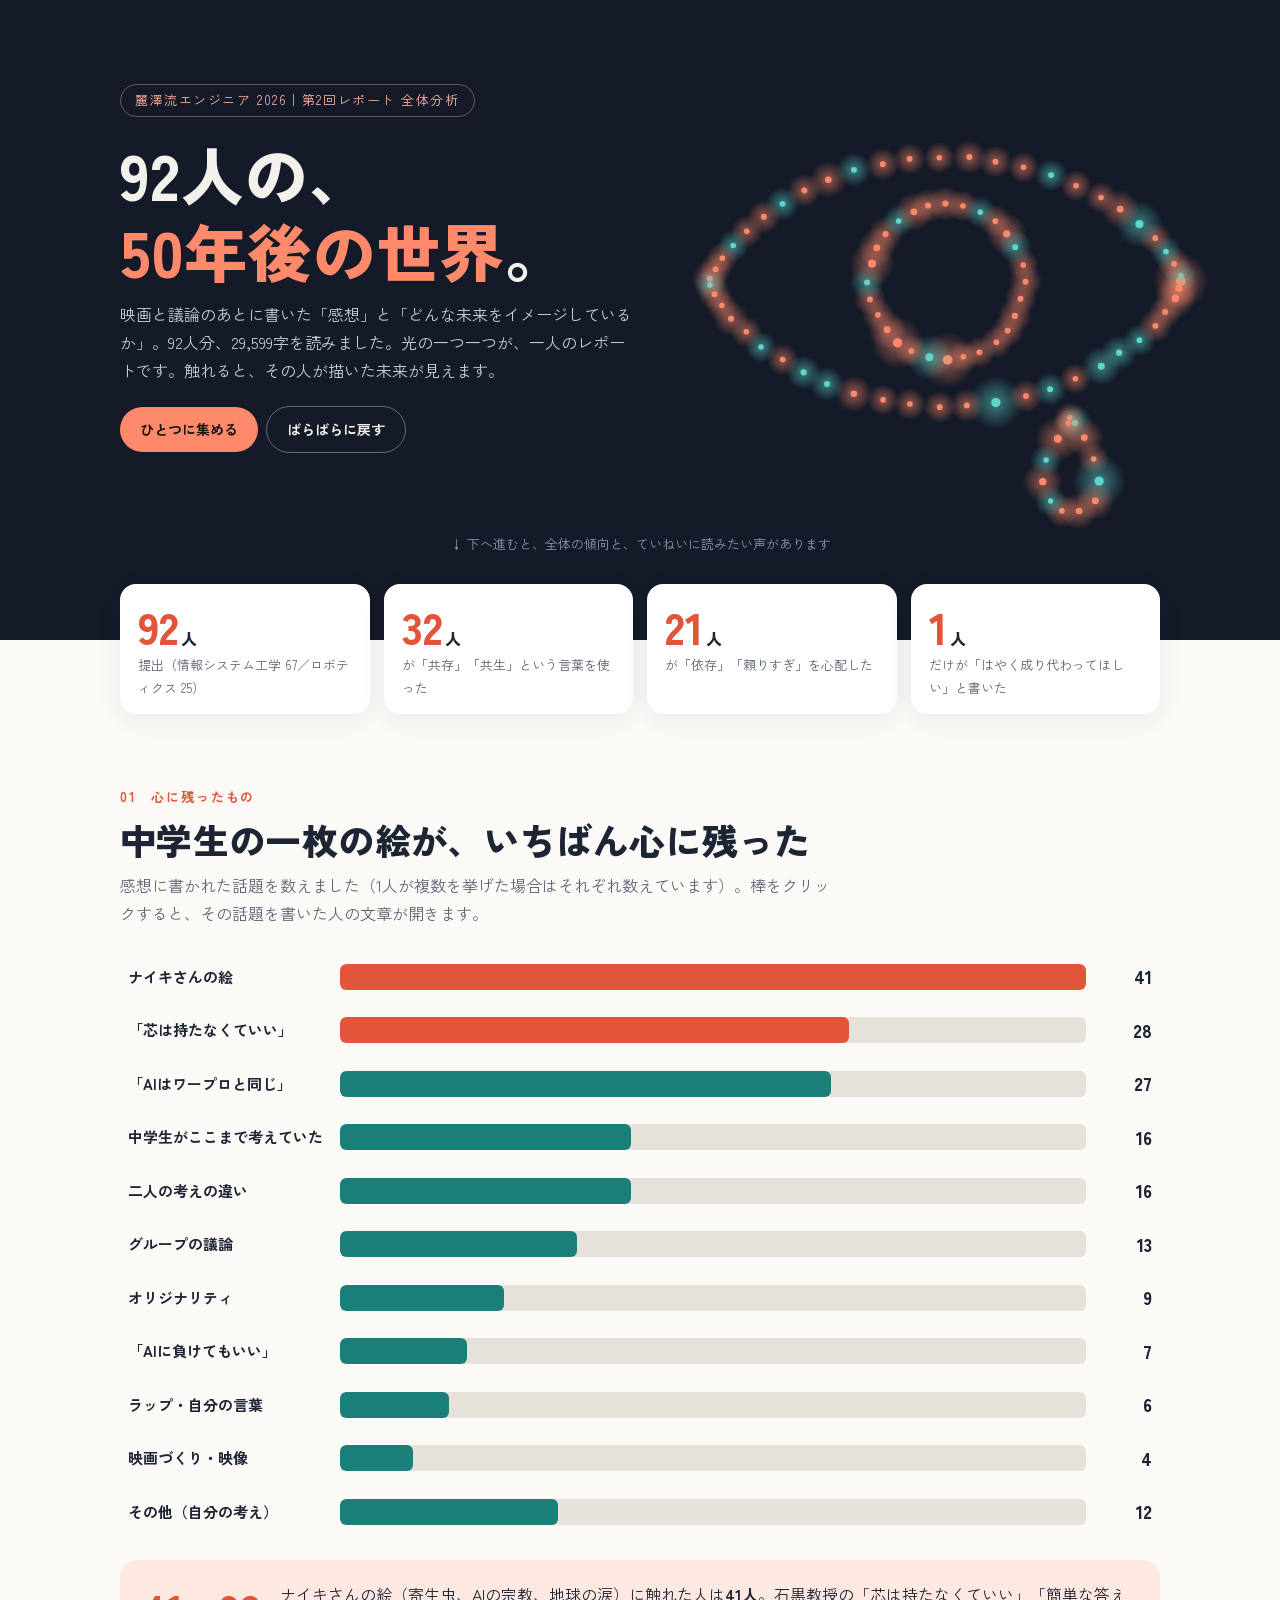
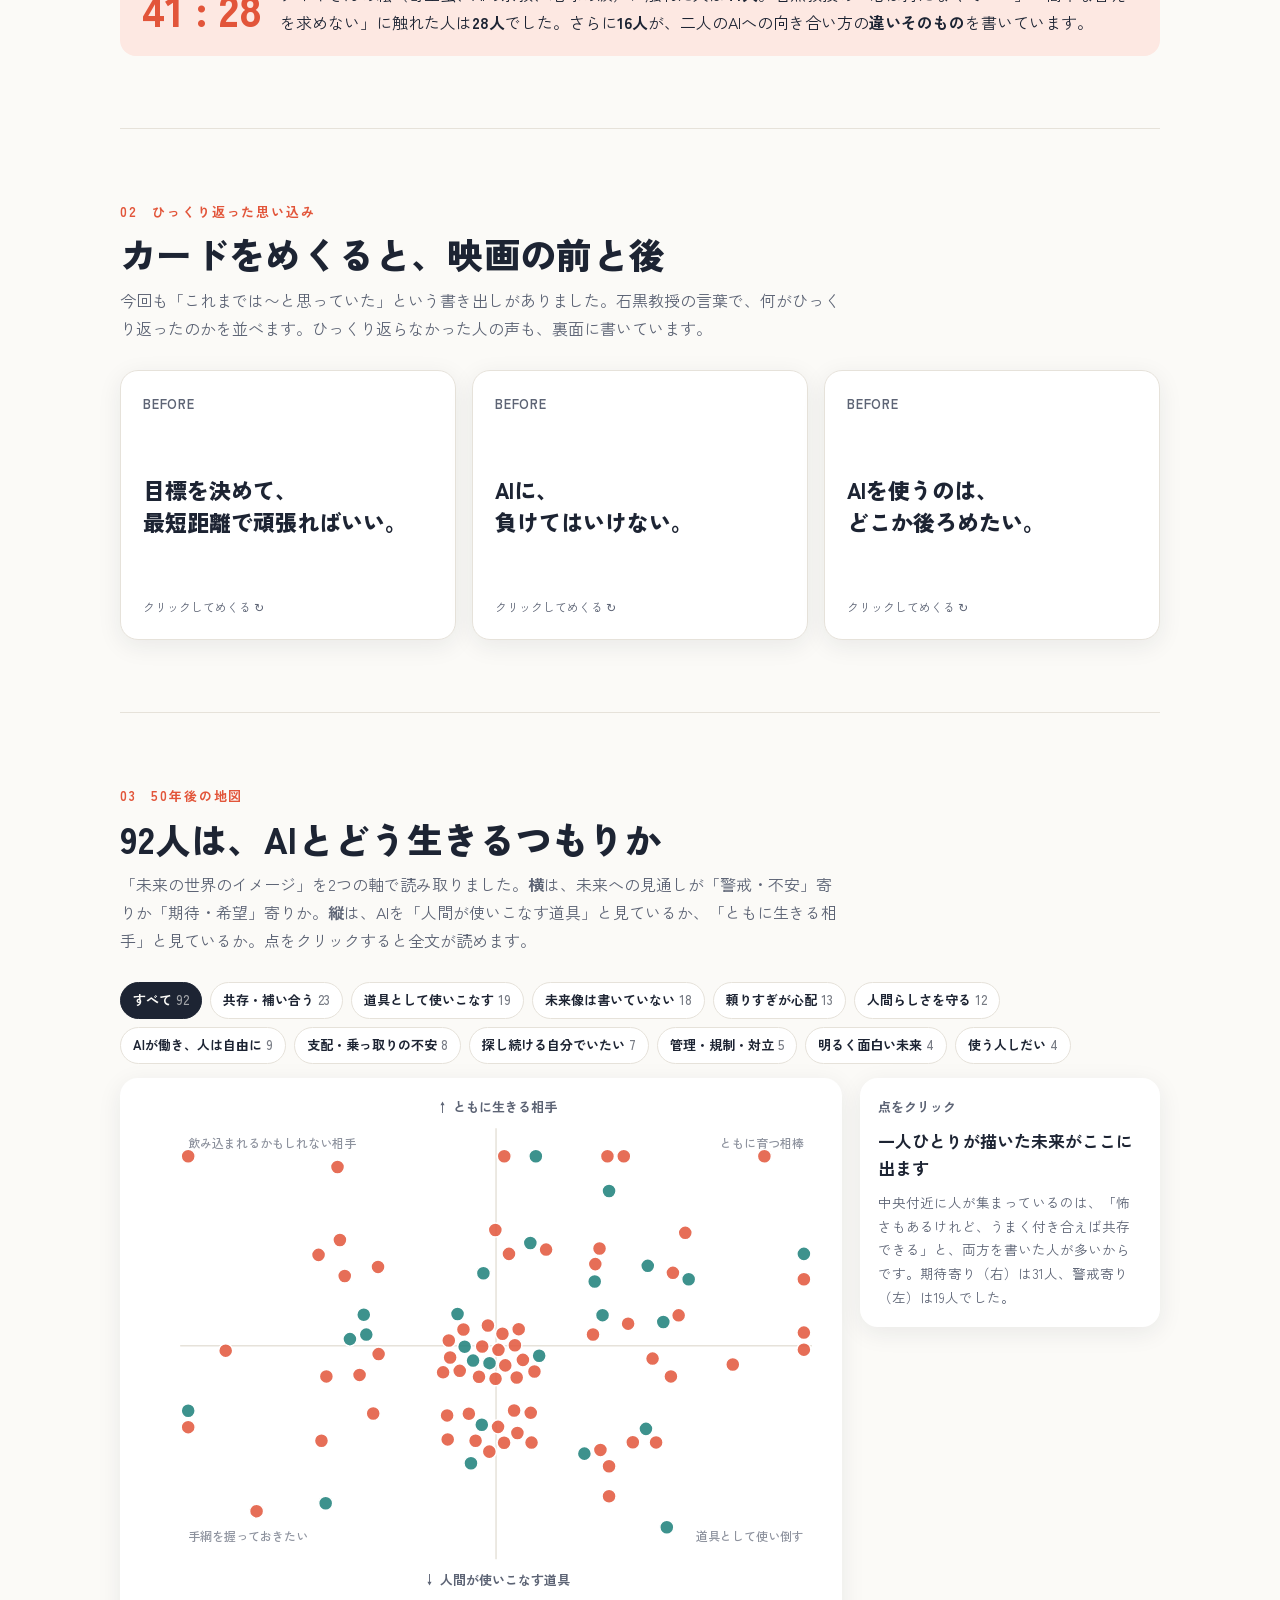
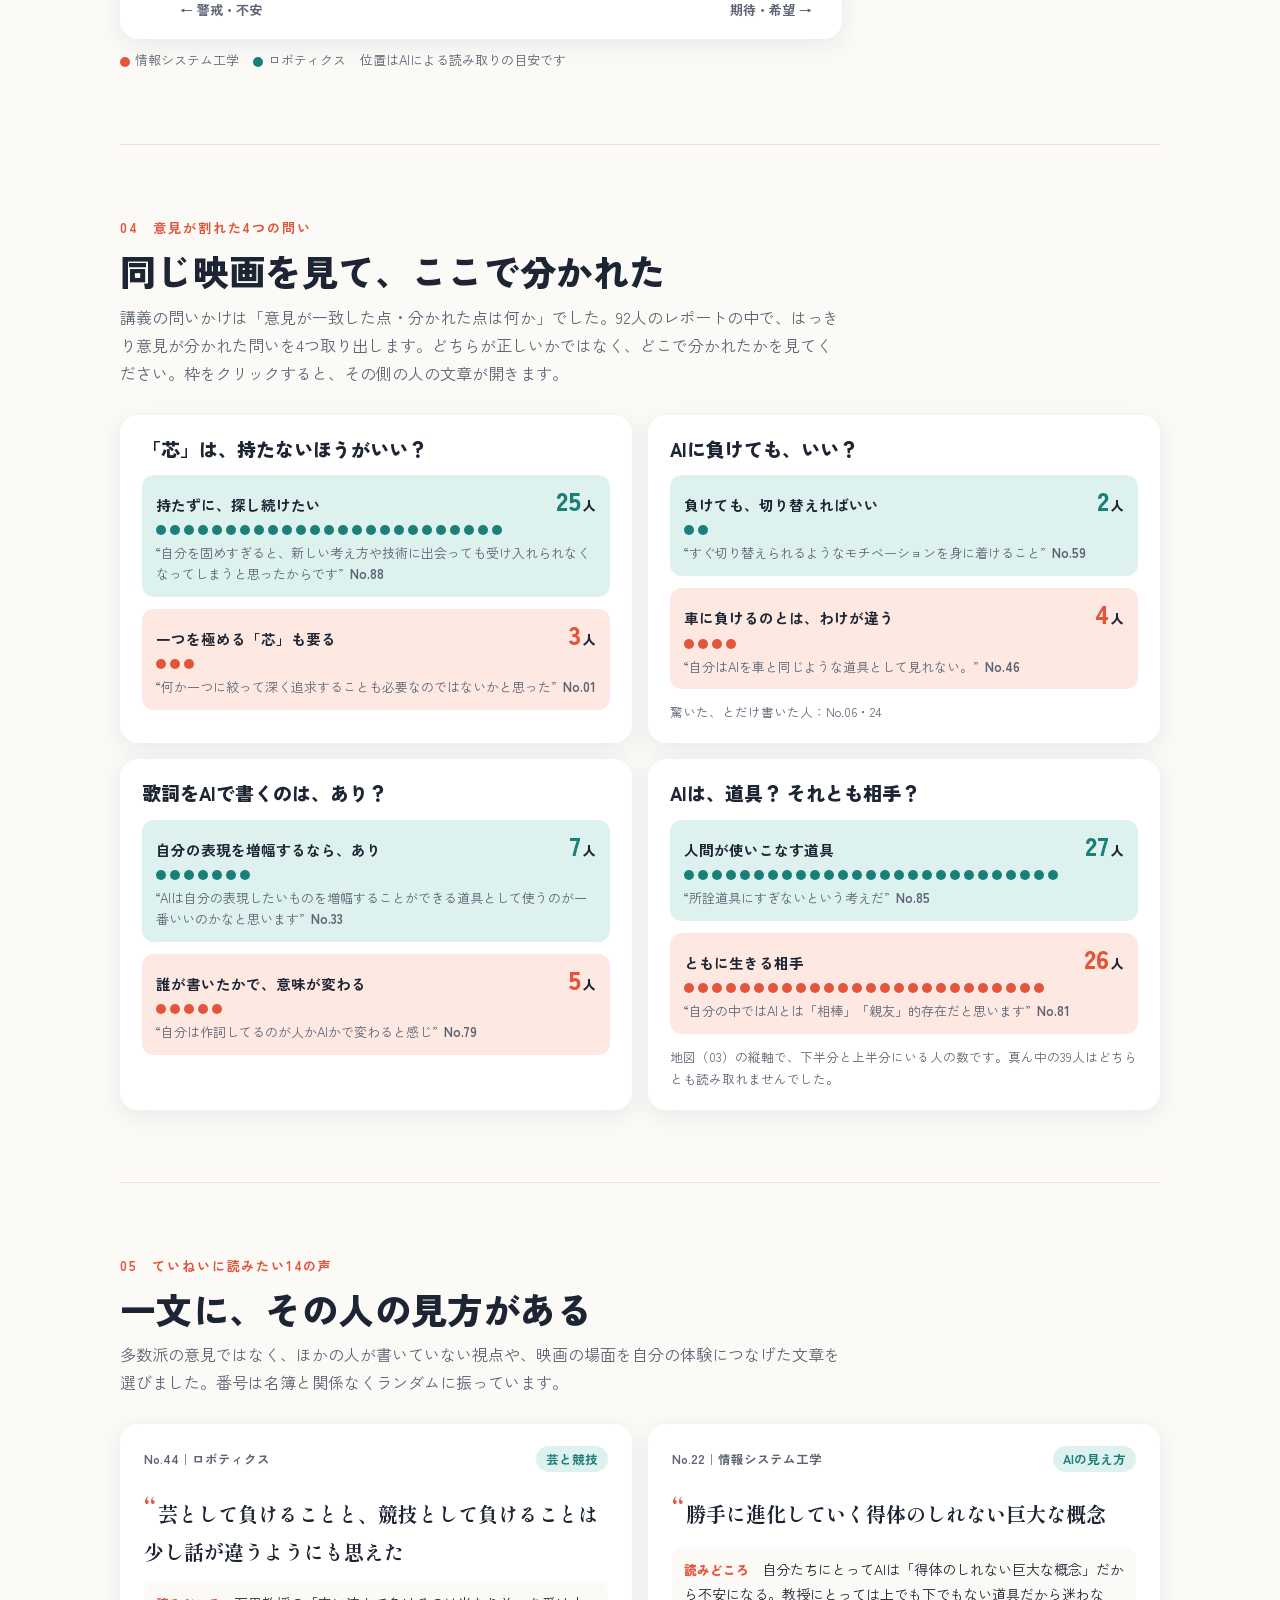
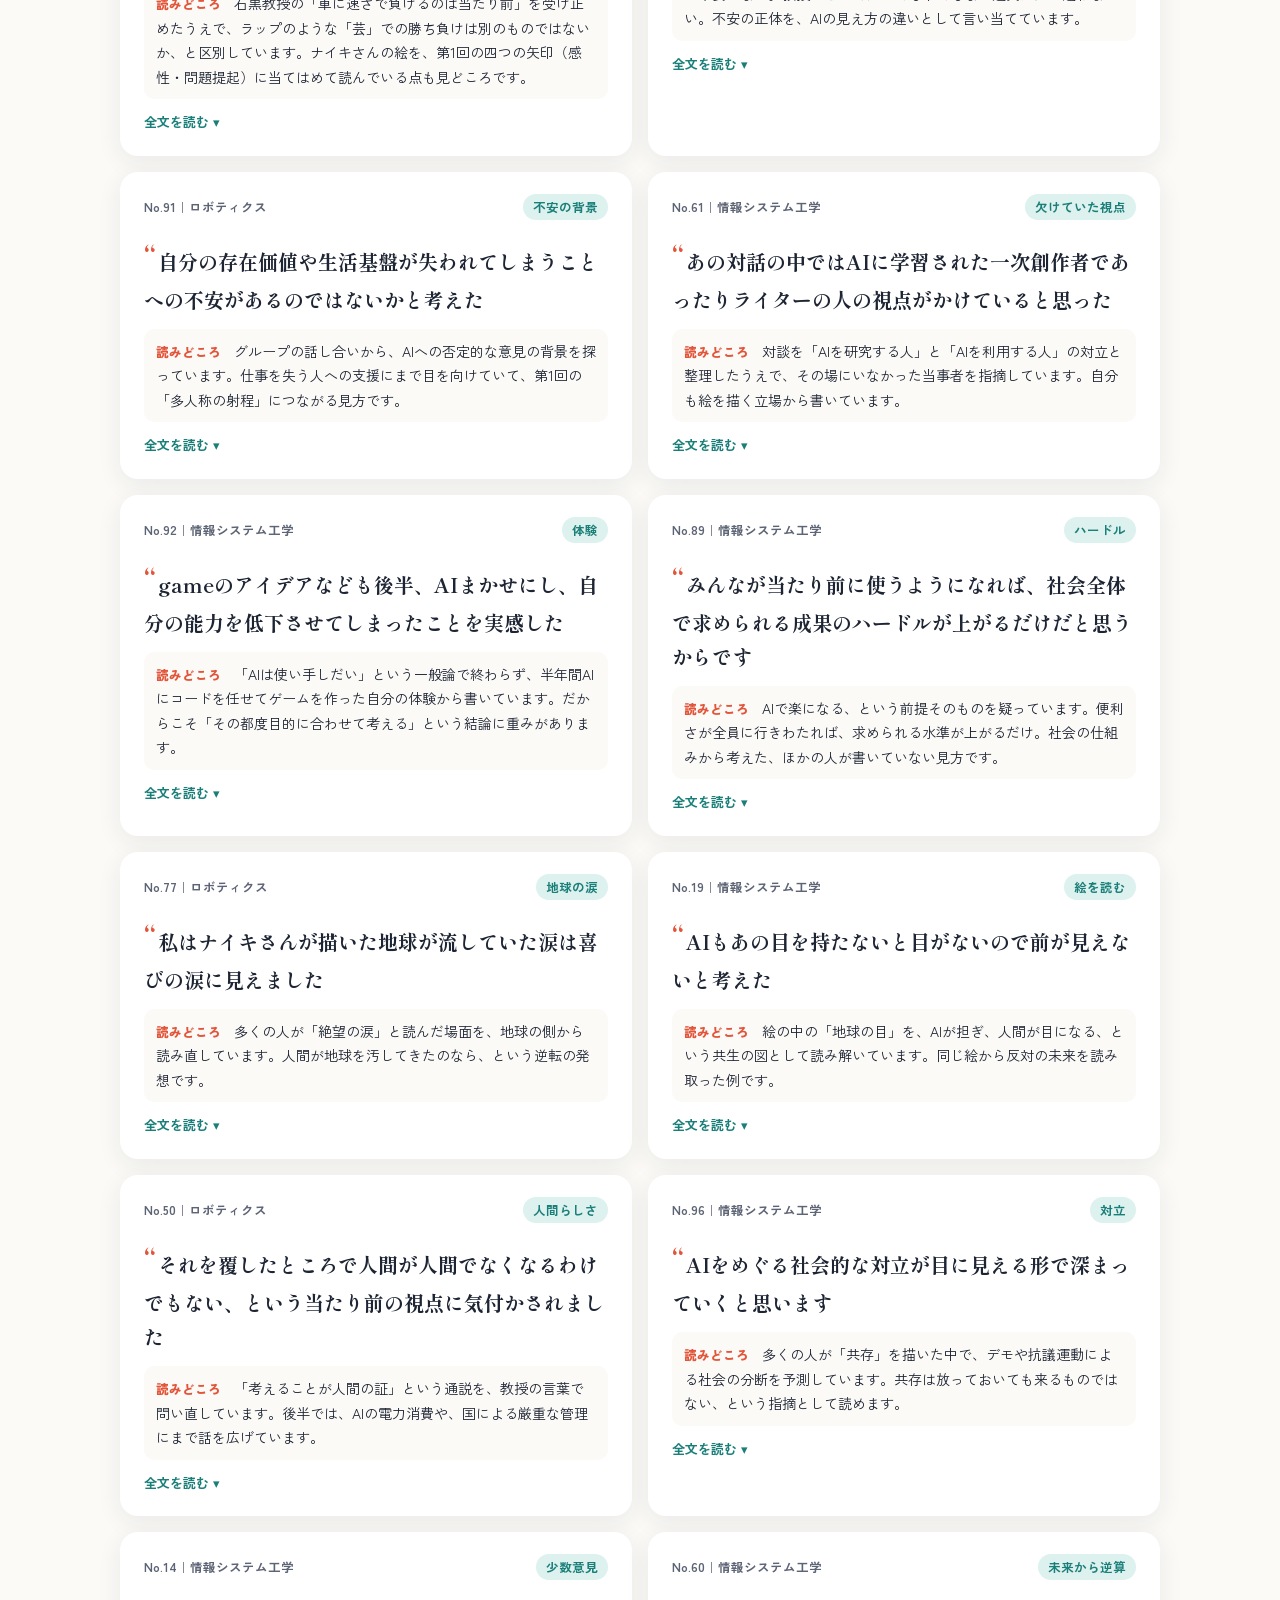
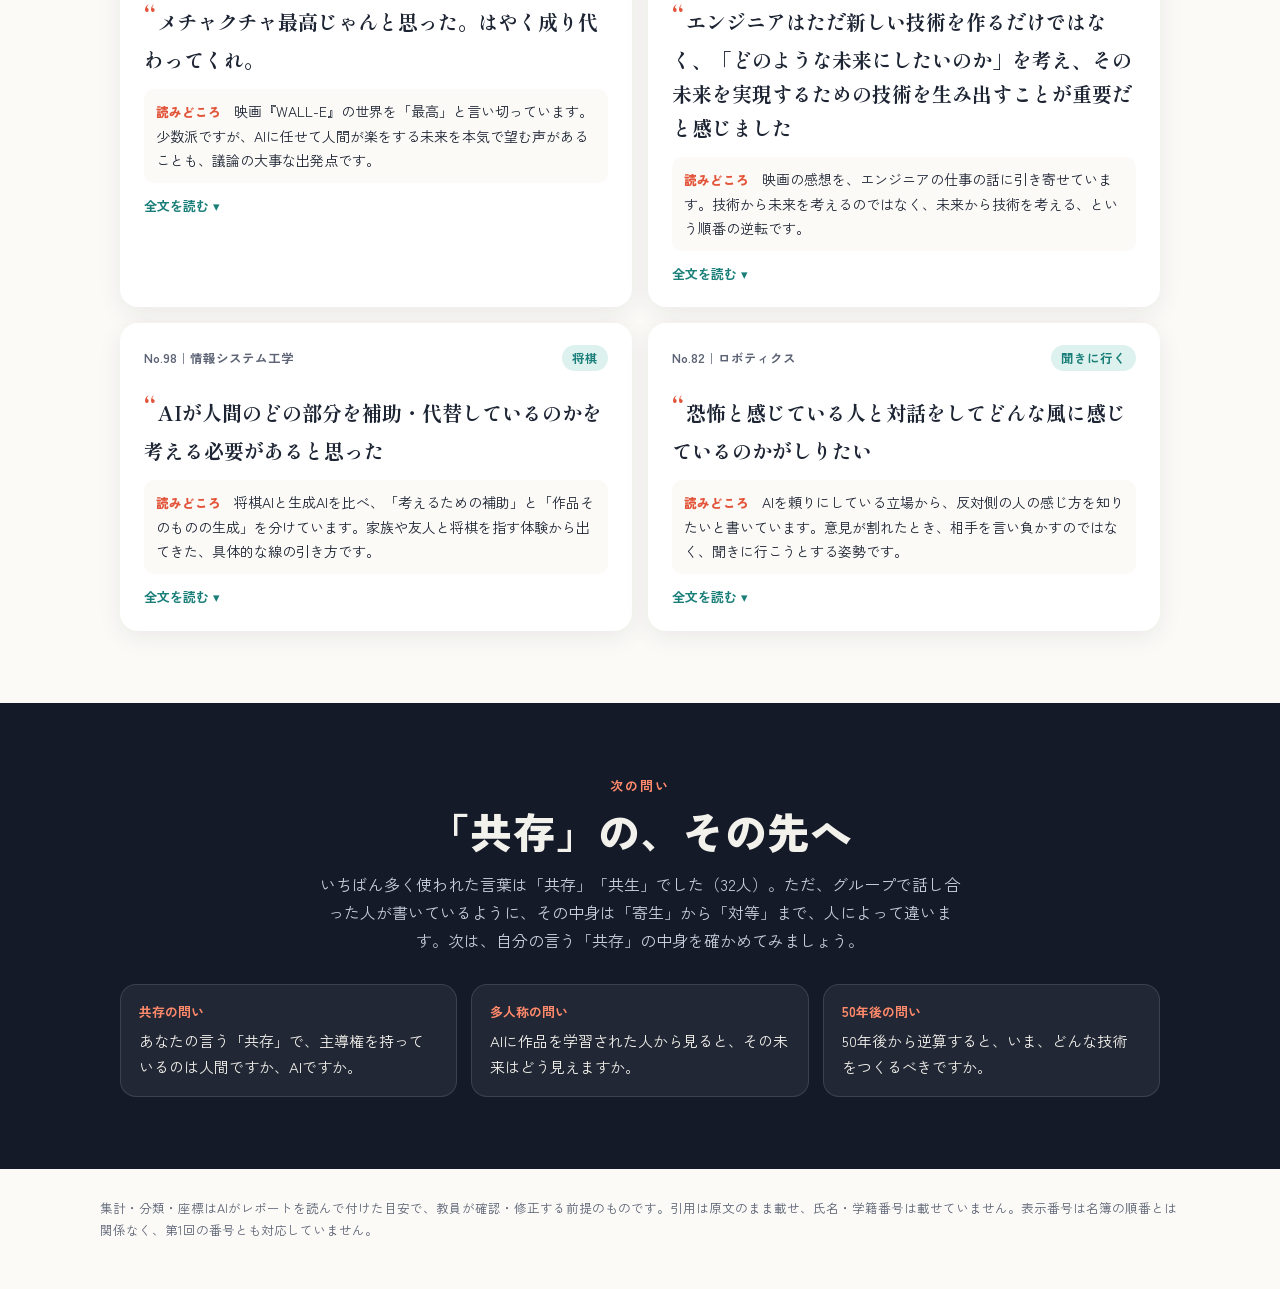
<file: assets/week04/week02-92-futures-report.html>
<!doctype html>
<html lang="ja">
<head>
  <link rel="icon" href="../../favicon.svg?v=course-family-20261026" type="image/svg+xml">
<meta charset="utf-8">
<meta name="viewport" content="width=device-width, initial-scale=1">
<title>92人の50年後</title>
<link rel="preconnect" href="https://fonts.googleapis.com">
<link rel="preconnect" href="https://fonts.gstatic.com" crossorigin>
<link href="https://fonts.googleapis.com/css2?family=Zen+Kaku+Gothic+New:wght@400;500;700;900&family=Shippori+Mincho:wght@500;700&display=swap" rel="stylesheet">
<style>
:root{
  --bg:#fbfaf7; --surface:#ffffff; --ink:#1d2433; --muted:#5d6475; --line:#e6e2da;
  --coral:#e2553a; --coral-soft:#fde8e2; --teal:#1b7f79; --teal-soft:#ddf1ee;
  --gold:#c98a14; --violet:#6c4fb3; --night:#141a28; --night-ink:#f3f1ec;
  --shadow:0 6px 24px rgba(29,36,51,.08);
}
@media (prefers-color-scheme: dark){
  :root:not([data-theme="light"]){
    --bg:#121722; --surface:#1a2130; --ink:#eef0f4; --muted:#a3abbb; --line:#2c3446;
    --coral:#ff7a5c; --coral-soft:#3a2420; --teal:#43c1b7; --teal-soft:#16302f;
    --gold:#e7b04a; --violet:#a58cf0; --night:#0b0f18; --night-ink:#f3f1ec;
    --shadow:0 6px 24px rgba(0,0,0,.35);
  }
}
:root[data-theme="dark"]{
  --bg:#121722; --surface:#1a2130; --ink:#eef0f4; --muted:#a3abbb; --line:#2c3446;
  --coral:#ff7a5c; --coral-soft:#3a2420; --teal:#43c1b7; --teal-soft:#16302f;
  --gold:#e7b04a; --violet:#a58cf0; --night:#0b0f18; --night-ink:#f3f1ec;
  --shadow:0 6px 24px rgba(0,0,0,.35);
}
*{box-sizing:border-box}
html{scroll-behavior:smooth}
body{margin:0;background:var(--bg);color:var(--ink);font-family:"Zen Kaku Gothic New",system-ui,sans-serif;line-height:1.75;font-size:16px;-webkit-font-smoothing:antialiased}
.wrap{max-width:1080px;margin:0 auto;padding:0 20px}
h2{font-size:clamp(24px,3.4vw,36px);line-height:1.35;margin:0 0 8px;font-weight:900;letter-spacing:.01em}
.kicker{font-size:13px;font-weight:700;letter-spacing:.14em;color:var(--coral);margin-bottom:6px}
.lead{color:var(--muted);margin:0 0 28px;max-width:720px}
section{padding:72px 0}
section+section{border-top:1px solid var(--line)}
.mincho{font-family:"Shippori Mincho",serif}

/* hero */
.hero{position:relative;background:var(--night);color:var(--night-ink);min-height:640px;overflow:hidden;padding:0}
.hero canvas{position:absolute;inset:0;width:100%;height:100%}
.hero .copy{position:relative;z-index:2;padding:84px 20px 40px;max-width:1080px;margin:0 auto;pointer-events:none}
.hero .copy *{pointer-events:auto}
.hero .tag{display:inline-block;font-size:13px;letter-spacing:.12em;color:#ffb39f;border:1px solid rgba(255,179,159,.4);border-radius:999px;padding:4px 14px}
.hero h1{font-size:clamp(34px,6vw,64px);line-height:1.2;margin:18px 0 12px;font-weight:900}
.hero h1 em{font-style:normal;color:#ff8a6b}
.hero p{max-width:520px;color:#c9cdd8;margin:0 0 22px}
.btn{font:inherit;font-size:14px;font-weight:700;border:0;border-radius:999px;padding:10px 20px;cursor:pointer;background:#ff8a6b;color:#1b1310}
.btn.ghost{background:transparent;color:var(--night-ink);border:1px solid rgba(255,255,255,.35);margin-left:8px}
.hero .hint{position:absolute;z-index:2;left:0;right:0;bottom:84px;text-align:center;font-size:13px;color:#8d94a6}
.tip{position:absolute;z-index:5;pointer-events:none;max-width:280px;background:var(--surface);color:var(--ink);border-radius:12px;padding:10px 12px;font-size:13px;line-height:1.6;box-shadow:var(--shadow);opacity:0;transition:opacity .15s}
.tip b{color:var(--coral)}

/* stats */
.stats{display:grid;grid-template-columns:repeat(4,1fr);gap:14px;margin-top:-56px;position:relative;z-index:3}
.stat{background:var(--surface);border-radius:16px;padding:18px 18px 14px;box-shadow:var(--shadow)}
.stat .num{font-size:clamp(30px,4.4vw,44px);font-weight:900;line-height:1.1;color:var(--coral)}
.stat .num small{font-size:16px;margin-left:2px;color:var(--ink)}
.stat .lbl{font-size:13px;color:var(--muted);margin-top:4px}

/* bars */
.bars{display:flex;flex-direction:column;gap:10px}
.bar{display:grid;grid-template-columns:200px 1fr 54px;gap:12px;align-items:center;cursor:pointer;border-radius:10px;padding:6px 8px;transition:background .2s}
.bar:hover,.bar.on{background:var(--teal-soft)}
.bar .name{font-weight:700;font-size:15px}
.bar .track{height:26px;background:var(--line);border-radius:6px;overflow:hidden}
.bar .fill{height:100%;width:0;border-radius:6px;background:var(--teal);transition:width 1.1s cubic-bezier(.2,.8,.2,1)}
.bar.hot .fill{background:var(--coral)}
.bar .cnt{font-weight:900;font-size:18px;text-align:right}
.callout{display:flex;gap:18px;align-items:center;background:var(--coral-soft);border-radius:16px;padding:20px 22px;margin:26px 0 0}
.callout .big{font-size:44px;font-weight:900;color:var(--coral);line-height:1;white-space:nowrap}
.drawer{margin-top:18px;display:none}
.drawer.open{display:block}
.drawer h3{font-size:16px;margin:0 0 10px}
.mini{display:grid;grid-template-columns:repeat(auto-fill,minmax(250px,1fr));gap:10px}
.mini .m{background:var(--surface);border:1px solid var(--line);border-radius:12px;padding:12px 14px;font-size:13.5px;line-height:1.7;cursor:pointer}
.mini .m .id{font-size:12px;color:var(--muted);font-weight:700}

/* flips */
.flips{display:grid;grid-template-columns:repeat(3,1fr);gap:16px}
.flip{perspective:1000px;height:270px;cursor:pointer}
.flip .in{position:relative;width:100%;height:100%;transition:transform .7s cubic-bezier(.3,.7,.2,1);transform-style:preserve-3d}
.flip.on .in{transform:rotateY(180deg)}
.flip .f,.flip .b{position:absolute;inset:0;backface-visibility:hidden;border-radius:18px;padding:22px;display:flex;flex-direction:column;justify-content:space-between}
.flip .f{background:var(--surface);box-shadow:var(--shadow);border:1px solid var(--line)}
.flip .b{background:var(--teal);color:#fff;transform:rotateY(180deg)}
.flip .q{font-size:13px;color:var(--muted);font-weight:700;letter-spacing:.06em}
.flip .b .q{color:rgba(255,255,255,.75)}
.flip .t{font-size:22px;font-weight:900;line-height:1.45}
.flip .n{font-size:13px}
.flip .n b{font-size:30px;font-weight:900;margin-right:4px}
.flip .tap{font-size:12px;color:var(--muted)}

/* map */
.mapbox{display:grid;grid-template-columns:1fr 300px;gap:18px;align-items:start}
.chips{display:flex;flex-wrap:wrap;gap:8px;margin-bottom:14px}
.chip{font:inherit;font-size:13px;font-weight:700;border:1px solid var(--line);background:var(--surface);color:var(--ink);border-radius:999px;padding:6px 12px;cursor:pointer}
.chip.on{background:var(--ink);color:var(--bg);border-color:var(--ink)}
.chip .c{opacity:.6;margin-left:4px;font-weight:500}
svg.map{width:100%;height:auto;background:var(--surface);border-radius:18px;box-shadow:var(--shadow);display:block}
svg.map text{fill:var(--muted);font-family:inherit}
svg.map .ax{stroke:var(--line);stroke-width:1.5}
svg.map .dot{cursor:pointer;transition:opacity .3s, r .2s}
.panel{background:var(--surface);border-radius:18px;box-shadow:var(--shadow);padding:18px;min-height:200px;position:sticky;top:16px}
.panel .id{font-size:13px;font-weight:700;color:var(--muted)}
.panel .v{font-size:17px;font-weight:700;line-height:1.6;margin:8px 0 10px}
.panel .full{font-size:13.5px;color:var(--muted);white-space:pre-wrap;max-height:320px;overflow:auto}
.legend{display:flex;gap:14px;font-size:13px;color:var(--muted);margin-top:10px;flex-wrap:wrap}
.legend i{display:inline-block;width:10px;height:10px;border-radius:50%;margin-right:5px;vertical-align:middle}

/* splits */
.splits{display:grid;grid-template-columns:repeat(2,1fr);gap:16px}
.sp{background:var(--surface);border-radius:18px;box-shadow:var(--shadow);padding:20px 22px;display:flex;flex-direction:column;gap:12px}
.sp .sq{font-size:19px;font-weight:900;line-height:1.5}
.side{border-radius:12px;padding:12px 14px;cursor:pointer;transition:outline-color .2s;outline:2px solid transparent}
.side:hover,.side.on{outline-color:var(--ink)}
.side.a{background:var(--teal-soft)}
.side.b{background:var(--coral-soft)}
.side .sh{display:flex;justify-content:space-between;align-items:baseline;gap:10px}
.side .sl{font-weight:700;font-size:14.5px}
.side .sn{font-weight:900;font-size:26px;line-height:1;white-space:nowrap}
.side.a .sn{color:var(--teal)}
.side.b .sn{color:var(--coral)}
.side .sn small{font-size:13px;color:var(--ink);margin-left:2px}
.side .dots{display:flex;flex-wrap:wrap;gap:4px;margin:8px 0}
.side .dots span{width:10px;height:10px;border-radius:50%}
.side.a .dots span{background:var(--teal)}
.side.b .dots span{background:var(--coral)}
.side .sqt{font-size:13px;color:var(--muted);line-height:1.6}
.side .sqt span{margin-left:6px;font-weight:700;white-space:nowrap}
.sp .note{font-size:12.5px;color:var(--muted)}

/* voices */
.vgrid{display:grid;grid-template-columns:repeat(2,1fr);gap:16px}
.vc{background:var(--surface);border-radius:18px;padding:22px 24px;box-shadow:var(--shadow);display:flex;flex-direction:column;gap:12px}
.vc .top{display:flex;justify-content:space-between;align-items:center;font-size:12.5px;color:var(--muted);font-weight:700}
.vc .badge{background:var(--teal-soft);color:var(--teal);border-radius:999px;padding:2px 10px}
.vc blockquote{margin:0;font-family:"Shippori Mincho",serif;font-size:20px;line-height:1.7;font-weight:700}
.vc blockquote::before{content:"“";color:var(--coral);font-size:30px;margin-right:2px}
.vc .cm{font-size:14px;color:var(--ink);border-left:0;background:var(--bg);border-radius:10px;padding:10px 12px}
.vc .cm::before{content:"読みどころ　";font-weight:900;color:var(--coral);font-size:12.5px}
.vc button{align-self:flex-start;font:inherit;font-size:13px;background:none;border:0;color:var(--teal);font-weight:700;cursor:pointer;padding:0}
.vc .full{display:none;font-size:13.5px;color:var(--muted);white-space:pre-wrap}
.vc.open .full{display:block}

.close{background:var(--night);color:var(--night-ink);text-align:center}
.close h2{font-size:clamp(26px,4vw,42px)}
.close p{color:#c9cdd8;max-width:640px;margin:10px auto 0}
.qs{display:grid;grid-template-columns:repeat(3,1fr);gap:14px;margin-top:30px;text-align:left}
.qs div{background:rgba(255,255,255,.06);border:1px solid rgba(255,255,255,.12);border-radius:16px;padding:16px 18px;font-size:15px}
.qs b{display:block;color:#ff8a6b;font-size:13px;margin-bottom:4px}
.foot{font-size:12.5px;color:var(--muted);padding:28px 0 48px}
.reveal{opacity:0;transform:translateY(18px);transition:opacity .8s, transform .8s}
.reveal.in{opacity:1;transform:none}

@media (max-width:860px){
  .stats{grid-template-columns:repeat(2,1fr)}
  .flips{grid-template-columns:1fr}
  .mapbox{grid-template-columns:1fr}
  .panel{position:static}
  .splits{grid-template-columns:1fr}
  .vgrid{grid-template-columns:1fr}
  .qs{grid-template-columns:1fr}
  .bar{grid-template-columns:120px 1fr 40px}
  .bar .name{font-size:13px}
}
@media (prefers-reduced-motion: reduce){*{transition:none!important}}
</style>
</head>
<body>

<header class="hero" id="top">
  <canvas id="sky"></canvas>
  <div class="copy">
    <span class="tag">麗澤流エンジニア 2026｜第2回レポート 全体分析</span>
    <h1>92人の、<br><em>50年後の世界</em>。</h1>
    <p>映画と議論のあとに書いた「感想」と「どんな未来をイメージしているか」。92人分、29,599字を読みました。光の一つ一つが、一人のレポートです。触れると、その人が描いた未来が見えます。</p>
    <button class="btn" id="gather">ひとつに集める</button><button class="btn ghost" id="scatter">ばらばらに戻す</button>
  </div>
  <div class="hint">↓ 下へ進むと、全体の傾向と、ていねいに読みたい声があります</div>
  <div class="tip" id="tip"></div>
</header>

<div class="wrap">
  <div class="stats reveal">
    <div class="stat"><div class="num" data-count="92">0<small>人</small></div><div class="lbl">提出（情報システム工学 67／ロボティクス 25）</div></div>
    <div class="stat"><div class="num" data-count="32">0<small>人</small></div><div class="lbl">が「共存」「共生」という言葉を使った</div></div>
    <div class="stat"><div class="num" data-count="21">0<small>人</small></div><div class="lbl">が「依存」「頼りすぎ」を心配した</div></div>
    <div class="stat"><div class="num" data-count="1">0<small>人</small></div><div class="lbl">だけが「はやく成り代わってほしい」と書いた</div></div>
  </div>

  <section id="impress">
    <div class="kicker">01　心に残ったもの</div>
    <h2>中学生の一枚の絵が、いちばん心に残った</h2>
    <p class="lead">感想に書かれた話題を数えました（1人が複数を挙げた場合はそれぞれ数えています）。棒をクリックすると、その話題を書いた人の文章が開きます。</p>
    <div class="bars" id="bars"></div>
    <div class="callout reveal">
      <div class="big">41 : 28</div>
      <div>ナイキさんの絵（寄生虫、AIの宗教、地球の涙）に触れた人は<b>41人</b>。石黒教授の「芯は持たなくていい」「簡単な答えを求めない」に触れた人は<b>28人</b>でした。さらに<b>16人</b>が、二人のAIへの向き合い方の<b>違いそのもの</b>を書いています。</div>
    </div>
    <div class="drawer" id="drawer"><h3 id="drawerTitle"></h3><div class="mini" id="drawerList"></div></div>
  </section>

  <section id="flip">
    <div class="kicker">02　ひっくり返った思い込み</div>
    <h2>カードをめくると、映画の前と後</h2>
    <p class="lead">今回も「これまでは〜と思っていた」という書き出しがありました。石黒教授の言葉で、何がひっくり返ったのかを並べます。ひっくり返らなかった人の声も、裏面に書いています。</p>
    <div class="flips">
      <div class="flip reveal" tabindex="0"><div class="in">
        <div class="f"><div class="q">BEFORE</div><div class="t">目標を決めて、<br>最短距離で頑張ればいい。</div><div class="tap">クリックしてめくる ↻</div></div>
        <div class="b"><div class="q">AFTER</div><div class="t">答えを急がず、探し続ける過程にこそ学びがある。</div><div class="n"><b>3</b>人が「これまでは〜と考えていた」と書いた。一方で「一つに絞って深めることも必要では」と問い返した人も3人</div></div>
      </div></div>
      <div class="flip reveal" tabindex="0"><div class="in">
        <div class="f"><div class="q">BEFORE</div><div class="t">AIに、<br>負けてはいけない。</div><div class="tap">クリックしてめくる ↻</div></div>
        <div class="b"><div class="q">AFTER</div><div class="t">車に速さで負けても、人間は人間のまま。</div><div class="n"><b>4</b>人が、この言葉に驚いた、気づかされたと書いた。ただし「AIは車と同じではない」と立ち止まった人も4人</div></div>
      </div></div>
      <div class="flip reveal" tabindex="0"><div class="in">
        <div class="f"><div class="q">BEFORE</div><div class="t">AIを使うのは、<br>どこか後ろめたい。</div><div class="tap">クリックしてめくる ↻</div></div>
        <div class="b"><div class="q">AFTER</div><div class="t">使い方しだいで、AIは自分を増幅する道具になる。</div><div class="n"><b>4</b>人が「これからはもっと使おう」と書いた。一方で、半年AIにコードを任せて「何も身につかなかった」と振り返る人も</div></div>
      </div></div>
    </div>
  </section>

  <section id="map">
    <div class="kicker">03　50年後の地図</div>
    <h2>92人は、AIとどう生きるつもりか</h2>
    <p class="lead">「未来の世界のイメージ」を2つの軸で読み取りました。<b>横</b>は、未来への見通しが「警戒・不安」寄りか「期待・希望」寄りか。<b>縦</b>は、AIを「人間が使いこなす道具」と見ているか、「ともに生きる相手」と見ているか。点をクリックすると全文が読めます。</p>
    <div class="chips" id="chips"></div>
    <div class="mapbox">
      <div>
        <svg class="map" id="mapsvg" viewBox="0 0 720 560" role="img" aria-label="未来像の散布図"></svg>
        <div class="legend"><span><i style="background:var(--coral)"></i>情報システム工学</span><span><i style="background:var(--teal)"></i>ロボティクス</span><span>位置はAIによる読み取りの目安です</span></div>
      </div>
      <div class="panel" id="panel"><div class="id">点をクリック</div><div class="v">一人ひとりが描いた未来がここに出ます</div><div class="full">中央付近に人が集まっているのは、「怖さもあるけれど、うまく付き合えば共存できる」と、両方を書いた人が多いからです。期待寄り（右）は31人、警戒寄り（左）は19人でした。</div></div>
    </div>
  </section>

  <section id="split">
    <div class="kicker">04　意見が割れた4つの問い</div>
    <h2>同じ映画を見て、ここで分かれた</h2>
    <p class="lead">講義の問いかけは「意見が一致した点・分かれた点は何か」でした。92人のレポートの中で、はっきり意見が分かれた問いを4つ取り出します。どちらが正しいかではなく、どこで分かれたかを見てください。枠をクリックすると、その側の人の文章が開きます。</p>
    <div class="splits" id="splits"></div>
    <div class="drawer" id="spDrawer"><h3 id="spTitle"></h3><div class="mini" id="spList"></div></div>
  </section>

  <section id="voices">
    <div class="kicker">05　ていねいに読みたい14の声</div>
    <h2>一文に、その人の見方がある</h2>
    <p class="lead">多数派の意見ではなく、ほかの人が書いていない視点や、映画の場面を自分の体験につなげた文章を選びました。番号は名簿と関係なくランダムに振っています。</p>
    <div class="vgrid" id="vgrid"></div>
  </section>
</div>

<section class="close">
  <div class="wrap">
    <div class="kicker" style="color:#ff8a6b">次の問い</div>
    <h2>「共存」の、その先へ</h2>
    <p>いちばん多く使われた言葉は「共存」「共生」でした（32人）。ただ、グループで話し合った人が書いているように、その中身は「寄生」から「対等」まで、人によって違います。次は、自分の言う「共存」の中身を確かめてみましょう。</p>
    <div class="qs">
      <div><b>共存の問い</b>あなたの言う「共存」で、主導権を持っているのは人間ですか、AIですか。</div>
      <div><b>多人称の問い</b>AIに作品を学習された人から見ると、その未来はどう見えますか。</div>
      <div><b>50年後の問い</b>50年後から逆算すると、いま、どんな技術をつくるべきですか。</div>
    </div>
  </div>
</section>
<div class="wrap foot">
  集計・分類・座標はAIがレポートを読んで付けた目安で、教員が確認・修正する前提のものです。引用は原文のまま載せ、氏名・学籍番号は載せていません。表示番号は名簿の順番とは関係なく、第1回の番号とも対応していません。
</div>

<script>
const DATA = {"students": [{"id": "01", "dept": "情報", "imp": ["N", "K", "W", "E"], "vis": ["dogu", "izon"], "s": 3, "h": 2, "vision": "AIが人間の生活を豊かにしながらも、人間がAIに依存しすぎず、正しく使いこなせる未来である", "text": "今回の映画を見て、AIがもたらす未来には大きな可能性がある一方で、危険性もあり、これからのAIとの向き合い方が重要だと感じた。滋賀県に住む中学生が描いた50年後の未来の絵について、AIに頼りすぎて人間が寄生されている様子や、AIによって人間の仕事が奪われている様子などが描かれていた。一つひとつの絵に意味があり、どれも不気味さがあると同時に、AIが人間社会に及ぼす影響について深く考えさせられた。多くの人がAIの賢さや便利さに注目している中で、AIによって起こり得る恐ろしい未来を想像し、それを絵一枚で表現していることに驚いた。AIが核兵器のような脅威になるのではないかという彼の考えにも、共感できる部分があった。また、まだ中学生である彼がそのような未来を想像していることからも、現在の社会がAIに対する不安を抱かせる状況にあるのだとも感じた。一方で、石黒教授の話を聞いて、AIに対する見方も少し変わった。私は、先輩が言っていたように、AIが人間の仕事を奪うのではないか、AIが人間を超えてしまうのではないかと思ってしまっているが、教授はAIを単なる道具として捉えていた。AIが人間に勝つか負けるかにこだわるのではなく、AIを使って新しいことに挑戦すればよいという考え方が印象に残った。また、何事にも正解が一つあるわけではなく、最初から方法を決めつけず、いろいろな方法を試しながら探求し続けることが大切だという話にも納得した。ただ、私は時間が限られている中で、いろいろなことに挑戦するだけでなく、何か一つに絞って深く追求することも必要なのではないかと思った。自分自身、興味のあることがたくさんあっても、時間を考えるとすべてを試すことは難しいと感じているからだ。教授の話を聞いて考え方が広がった一方で、挑戦することと、一つのことを極めることをどう両立させればよいのかという疑問も残った。この二つの話を聞いて、私はAIが人間にとって脅威となる未来もあり得ると思うが、必ずしもそのような未来になるとは限らないとも考えた。私がイメージするのは、AIが人間の生活を豊かにしながらも、人間がAIに依存しすぎず、正しく使いこなせる未来である。そのためには、AIの便利な面だけでなく、危険性や人間が悪用する可能性についても理解しておく必要があると思う。石黒教授が大阪・関西万博で手がけたパビリオンの映像も見たが、未来的でワクワクする一方、どこか不気味で怖いとも感じた。AIには期待する部分もあるが、同時に不安もある。だからこそ、ただ恐れるのではなく、安心して使えるように安全性を高め、正しい使い方を考えていくことが大切なのだと思う。特に、私たち工学部で学ぶ学生は、AIについて深く学び、使いこなすだけでなく、その知識をほかの人にも伝えていく必要があるのではないかと感じた。AIが急速に注目されている今の時代は、これからの未来を決める大切な時期なのだと思う。今を生きる私たちがAIについて正しく学び、使い方を考え、行動することで、中学生が描いたような未来を完全には防げなくても、深刻な問題になることを防げるのではないだろうか。AIをただ便利なものとして使うのではなく、その可能性と危険性の両方を理解したうえで活用し、人間とAIが共によりよい未来を築いていける社会になってほしいと思った。"}, {"id": "02", "dept": "ロボ", "imp": ["X"], "vis": ["izon", "kyozon"], "s": 3, "h": 4, "vision": "自分の中でメリハリをつけ、AIとともに新しい世界を作って行けたらいいなと考えています", "text": "AIとの付き合い方をしっかりと考えていこうと思いました。AIは私たちの生活に必要になってきている反面、依存に近い形である部分があると考えているので、自分の中でメリハリをつけ、AIとともに新しい世界を作って行けたらいいなと考えています。また、AIが感情などの人間特有の個性までもが再現された場合、AIは私たちに対してどんな感情を抱くのかとても興味が湧きました。抱く感情によってはターミネーターのような世界が実際に訪れるのかというところもとても考えさせられました。"}, {"id": "03", "dept": "情報", "imp": ["K"], "vis": ["tankyu", "mitei"], "s": 3, "h": 3, "vision": "ひとつの芯にこだわらず、多くの経験を積んだり、多くのことを学ぶのが大切", "text": "今回の映画を踏まえて、石黒先生の話が1番印象に残っています。特に残っているのは、神戸さんに対して言った「若い人はやりやすい方によく持っていく」や「芯を複数持ってもいい」などです。前者は自分にもよく刺さっており、自分が動きやすいもので話をしたり、行動してしまうため、印象に残っています。後者のものは、これこそ今、自分たちに大事なものだと思いました。若者たちは多くの可能性があるから、ひとつの芯にこだわらず、多くの経験を積んだり、多くのことを学ぶのが大切で、学んだ先に複数、芯をもつ事が大切だと感じました。"}, {"id": "04", "dept": "ロボ", "imp": ["K", "E"], "vis": ["tankyu", "mitei"], "s": 4, "h": 3, "vision": "確かに方法を固定化したら、その方法以外に新しい方法を考えようとしないなと思ったからです", "text": "石黒教授のおっしゃっていた芯のことやゴールまでの方法を考えすぎないほうがいいという言葉に感銘を受けました。確かに方法を固定化したら、その方法以外に新しい方法を考えようとしないなと思ったからです。石黒教授はAIを人や動物などの生き物と同じように思っているのかそれとも、問題を解決するための道具のようなものと考えているのか、はたまたその両方なのか気になりました。見ていて映像が壮大で、今まで見てきた映画と遜色ないと思い、素晴らしかったです！"}, {"id": "05", "dept": "情報", "imp": ["N", "Y", "Z"], "vis": ["shihai"], "s": 2, "h": 3, "vision": "個人的には昨今のAIニュースによるAIディストピア的な未来も容易にイメージできてしまいます", "text": "映画を鑑賞した感想として、ナイキさんはまだ中学生なのに自分の中の世界観を確立していてすごいと思いました。だからこそ、しっかりとした絵を表現できるのだと思いました。ナイキさんはAIによる恐ろしい未来観をイメージしていましたが、石黒教授はAIの活躍による明るい未来を表現しているため、石黒教授がナイキさんの絵を見てどのように受け取り、評価しているのか興味を持ちました。個人的には昨今のAIニュースによるAIディストピア的な未来も容易にイメージできてしまいます。"}, {"id": "06", "dept": "ロボ", "imp": ["K", "M", "N"], "vis": ["kyozon", "izon"], "s": 3, "h": 4, "vision": "人間とAIが各得意分野を活かして共存しているのではないかと思う。", "text": "＜感想＞\n石黒教授が話していた、簡単に答えを見つけようとしったり何か1つを芯にするのではなく、芯は何個あってもよいから答えを探求し続けることが大切である。探求し続けないと自分成長を止めてしまうということが印象に残りました。\n僕は今まで目標を決めて頑張ばればとよいと思っていたところがあったのですが、そういった話から、自分の成長を止めないためにも場合ごとによく深く考える必要があると学べたので良かったです。また、AIに負けてしまってもいいだろうという教授の考え方にも少し驚きました。最後に、AIと人間の未来についての絵についても、確かにそういう未来も起こりえると思い、少し怖くもなりました。そういったことから、AIとの関わり、AIに対する考えなど、更に深く学び、人間とAIが共存できる未来にできるよう頑張りたいと思いました。\n\n＜未来の世界のイメージ＞\n人間とAIが各得意分野を活かして共存しているのではないかと思う。\nただ、AIへの依存や仕事の減少など、社会的な問題も多く存在すると思う。\n\n理由：AIはデータの分析などの機械的作業、人間はコミュニケーションを活かした繋がりの形成といった、得意分野がそれぞれに多くあるため、互いを補い合いながら生活ができると思うから。しかし一方で、AIの知識に頼りすぎてしまったり、それによって思考することが減ってしまったりする可能性や、AI自動化に伴って失業してしまう人も多くなる可能性もあるから。"}, {"id": "07", "dept": "情報", "imp": ["N", "G"], "vis": ["kyozon"], "s": 3, "h": 4, "vision": "人工知能は操るものであると同時に物知りな良きパートナーでもあると考えています", "text": "議論を通して、様々な意見に触れることが出来ました。\n映画のイラストを見て、「酒を飲んでも、酒には飲まれるな」という格言より恐ろしいと感じました。主体が人間から人工知能にすり替わってしまっているからです。あくまでも生きるのは人間であって、人工知能ではない故にそのような未来にはなっていけないと考えています。ただし、個人的には人工知能は操るものであると同時に物知りな良きパートナーでもあると考えています。言い方はともかく、人間の脳を部分的に再現したものであり、部分的に人間だからです。\nこの先の未来では人間と人工知能の共存は大切であり、共存していきたいと個人的には考えていますが、その共存の定義をする（しようとする）ことも大切だと個人的には考えています。チャットGPTには助けられることも多く、これからもパートナーとして頑張ってもらいたい一方、イラストのような状況は果たして共存と言えるのか疑問だからです。"}, {"id": "08", "dept": "情報", "imp": ["W", "O", "N", "Y", "Z"], "vis": ["dogu", "mitei"], "s": 4, "h": 2, "vision": "どちらの意見も共感ができてしまってどうしたらいいんだろうなって思いました", "text": "黒石教授がAIを使うことは悪いことではないと言っていたのでじゃんじゃんつかっていこうかなと思った。オリジナリティってあまりなくてどれも歴史の繰り返しとおっしゃっていて確かになと感心しました。ナイキさんが中学生であの考えをできるなんてすごすぎるなと思った。ナイキさんの絵が怖すぎてびっくりした。黒石教授とナイキさんのいけんは正反対のように聞こえて、でもどちらの意見も共感ができてしまってどうしたらいいんだろうなって思いました。"}, {"id": "09", "dept": "情報", "imp": ["Z"], "vis": ["kyozon"], "s": 4, "h": 5, "vision": "対話をしながら、お互いに反論をして、お互いに助言をしあえるような共存をしていく未来を想像しました", "text": "映像を見てナイキさんと石黒さんのAIに対する二人の意見は分かれているが、ナイキさんはAI、石黒さんは一つの選択、軸にとらわれないという面で一致しているように感じました。今回の講義を受けての自分のみらいの世界のイメージはAIを完全に従える未来でも、AIに一方的に助言をもとめる支配されたような未来でもなく、対話をしながら、お互いに反論をして、お互いに助言をしあえるような共存をしていく未来を想像しました。"}, {"id": "10", "dept": "ロボ", "imp": ["K", "W", "O"], "vis": ["dogu"], "s": 3, "h": 2, "vision": "人間側には、早期から活用に慣れ、主導権を握る主体性が求められる", "text": "AIの不可逆的な発展に伴い、今後は技術との共存が避けられない社会となる。そのため人間側には、早期から活用に慣れ、主導権を握る主体性が求められる。石黒教授の「芯を持つと成長が止まる」という指摘は、安易に答えを求めず挑戦し続ける重要性を示唆する一方、成長には自己の芯を保ち限界に挑む姿勢も不可欠である。また、AIは自己表現を増幅する道具として、対話と修正を繰り返しながら活用すべきである。今後は、開発者と利用者だけでなく、一次創作者の権利や視点も含めた多角的な議論が必要である。"}, {"id": "12", "dept": "情報", "imp": ["N"], "vis": ["shihai", "ningen"], "s": 2, "h": 2, "vision": "AIに頼りっぱなしにせずに自分ができることは自らの手でやってみよう、と思う", "text": "動画でのスピーチや映像を見て、AIが進歩していくたび、人間がAIに思考などを支配されていくように見えて怖かった。いつか人間は気づけばAIなしでは生きていけない日が来るのではないか、と心配してしまう程動画の内容は深刻だった。しかし、人間は効率ではAIに勝てないが、一からの創造などの人間の方が得意な分野はまだある。このことを生かして、AIに頼りっぱなしにせずに自分ができることは自らの手でやってみよう、と思う。"}, {"id": "13", "dept": "情報", "imp": ["K", "W", "N", "Y"], "vis": ["izon"], "s": 2, "h": 3, "vision": "50年後は中学生が描いた絵と同じく、人間がAIに頼りまくる50年後になると思う", "text": "石黒先生のインタビューを聞いて、人間に芯はない、あったとしたら成長が止まるという内容に心が打たれた。また、芯はより多いことにも心を打たれた。私は、AIは石黒先生と同じように積極的に使うことはいいと思った。また、私自身のみの意見となってしまうが逆に人間自身で考えることも面白いと今回の映画を見て感じた。なぜなら、今回の映画で中学生が50年後の将来の予想絵をAIなしで描いたけど、本当にすごい絵だと思った。私は、50年後は中学生が描いた絵と同じく、人間がAIに頼りまくる50年後になると思う。"}, {"id": "14", "dept": "情報", "imp": ["X"], "vis": ["jiyu"], "s": 5, "h": 4, "vision": "はやく成り代わってくれ。", "text": "映画では、AIとの共存に対する様々な考え方があると感じた。AIは人間を支配する寄生虫だったり、人間のツールとして収まったりなど、色々な捉え方がある中、AIと人間は今後どのような関係になっていくのかが気になった\n私は、AIがこのままのスピードで成長していくのだとしたら、もう早く人間に成り代わってほしいと思っている。WALL-EというSF映画では、ロボットやAIがすべて、食事の提供、インフラの整備、宇宙船の操艦等を管理し、人間は娯楽を消費して延々とダラダラして過ごしているだけだった。メチャクチャ最高じゃんと思った。はやく成り代わってくれ。"}, {"id": "15", "dept": "情報", "imp": ["N", "Y"], "vis": ["kyozon"], "s": 5, "h": 5, "vision": "AIとともに歩んでいくというのはAIと恋愛するというのも含まれていると思い", "text": "AIを使った方がいいと思っています。今後の未来AIは必要不可欠だと考えているためないきくんのAIと恋愛していくなど新しい視点を聞き共感しました。AIとともに歩んでいくというのはAIと恋愛するというのも含まれていると思いそんな考えが中学生のうちから考えられていることにすごいと考えました。将来はAIと結婚などもないきくんの考えから想像することもでき、今後の未来は私の想像の中では納まらないと思いました。"}, {"id": "16", "dept": "情報", "imp": ["R", "G"], "vis": ["ningen"], "s": 3, "h": 2, "vision": "自分の頭で考えて、自分の言葉や声で相手に伝えることがすごく大事なんだと感じました", "text": "ドキュメンタリーを見て、AIがすごくなっている時代に人間が自分の言葉で伝えることの大切さについて考えました。  ロボットの研究をする専門的な視点と、ラップで自分の思いをそのままぶつける視点は全然違っていてとても面白かったです。   今はAIが代わりに文章を作ってくれたりする便利な時代ですが、だからこそ自分の頭で考えて、自分の言葉や声で相手に伝えることがすごく大事なんだと感じました。立場が違ういろんな人の意見を聞くことの大切さも学べる、とても良い動画でした。"}, {"id": "17", "dept": "情報", "imp": ["K"], "vis": ["kyozon"], "s": 4, "h": 4, "vision": "どんな人間もAIとともに生きてお互いに助け合えるそんな世の中だと思ってます", "text": "今回の講義での議論を踏まえて思ったことは、すぐに簡単な答えだったり芯を見つけてしまうと成長が止まってしまうということでこれからの大学生活で探求心をもっと持つことで深い答えを見つけ成長したいと思いました。僕がイメージする未来の世界は、どんな人間もAIとともに生きてお互いに助け合えるそんな世の中だと思ってます。なぜかというとAIはたくさんのことを教えてくれたりしますが、人間には感情という人間にしかないものがあるからAIと人間でともに考えていけば今までにないものが生まれるかもしれないからです。"}, {"id": "18", "dept": "ロボ", "imp": ["X"], "vis": ["shihai", "kyozon"], "s": 2, "h": 3, "vision": "AIに支配されることなく、AIと人間が共存していける未来を構築することが必要であると考える", "text": "今日の映像を見て、AIの使い方に十分注意し支配されないようにすることがとても重要であると改めて感じた。また、石黒さんの話は個人的に納得できない部分が多かったが、自分は自分の考えを信じて生きていきたいと考えた。最近はAIを使う場面が以前よりも増えたが、自分は個人的にAIが嫌いであり、真にAIを信じたことはほとんどないが、自分の成長のためにもAIとの付き合い方を改めて考え、使い方に注意しながら使う機会を増やしていきたいと考えている。\n未来の世界のイメージについては、AIに支配されることなく、AIと人間が共存していける未来を構築することが必要であると考える。"}, {"id": "19", "dept": "情報", "imp": ["W", "N", "Y"], "vis": ["kyozon"], "s": 4, "h": 4, "vision": "つまりAIと人間は共生しなければいけない存在なのかと考えた", "text": "この映画を見て、石黒教授はAIを使ったほうがいいと言う考えにはすごく共感しました。世の中のみんなはAIを毛嫌いしている風潮がある。しかし、学校などでは課題はAIに任せたり、自分の意思を持たないといけない大事な場面でもAIの出力したものを使ったりするなどAIの使い方が間違っていると思う。中学生のナイキさんは中学生ながらもAIの良し悪しを理解していて、自分も感銘を受けた。ナイキさんの書いた絵には不気味さもあるが、自分は希望もあるのではないか。明らかにAIが出てから世の中は急成長した。最後にナイキさんが地球を表した目を見て自分は、あの目はAIに担がれていて、AIが持っていないとあの目は落ちてしまうが、AIもあの目を持たないと目がないので前が見えないと考えた。つまりAIと人間は共生しなければいけない存在なのかと考えた。"}, {"id": "20", "dept": "情報", "imp": ["N"], "vis": ["shihai", "izon"], "s": 1, "h": 3, "vision": "自分ですらもきずかぬうちにAIに言われるがまま行動する未来が訪れるかもしれないのが恐ろしく感じてしまいます", "text": "今回の映画を見て、AIの進歩に恐ろしさを感じました。チャットGPTがリリースされたのは2022年の末のほう、それから4年ほどで様々なものに利用され、技術面の補助から晩御飯の献立にいたるまで一部の人の生活からは手放せないものになりつつあります。2075年に予想される未来としてあの動画を見せていただきましたが、僕は50年もかからずにその未来が来るのではないかと考えています。カマキリに寄生したハリガネムシが水場へ動かすように、自分ですらもきずかぬうちにAIに言われるがまま行動する未来が訪れるかもしれないのが恐ろしく感じてしまいます。"}, {"id": "21", "dept": "ロボ", "imp": ["X"], "vis": ["izon"], "s": 1, "h": 2, "vision": "今のままではほんとに考える力を失いAIの言ったことに従うだけといった無機質な未来になってしまうの怖い", "text": "今回の授業、動画を通して自分は今後の未来やAIの発展、それによるAI依存問題に対して危機感を持つべきだと思いました。今はAIによって困ったことや相談したいことをすぐに聞くことができる便利な世の中になったけれどちょっとでも考えて検索する、しつもんするといったことすらせずAIにすぐ聞いて答えを待つといった状況が友達を見ても多いなと思いました。今のままではほんとに考える力を失いAIの言ったことに従うだけといった無機質な未来になってしまうの怖いしとてもよくない未来だと思います自分は話を通してAIに頼り切らないようにしたいです"}, {"id": "22", "dept": "情報", "imp": ["N", "Z", "W"], "vis": ["mitei"], "s": 2, "h": 4, "vision": "勝手に進化していく得体のしれない巨大な概念", "text": "AIというものについて我々と石黒教授で大きく違うなと感じた。\n私と絵を描いた中学生や神戸さんの共通点としてAIは我々に大きな影響を与えてくる、我々のAIの認識としては、勝手に進化していく得体のしれない巨大な概念だから、未来になったら人間とＡＩの関係はどうなるのかターミネーターのような世界になるのか、もっとより良い世界になるのか不安な部分が多いと感じた。\nしかし、石黒教授はドライにＡＩはツールとして上でも下でもない勝手に巨大な想像がないからこそ人の悩むようなオリジナリティや創造性などに考えがはっきりとしていると感じた。"}, {"id": "23", "dept": "情報", "imp": ["N", "Y", "R"], "vis": ["kyozon"], "s": 3, "h": 3, "vision": "私的には、AIとうまく共存していける未来をイメージ出来ている。", "text": "中学生が「AIの支配」を風刺画であそこまで想像力豊かに描けることに驚いた、また発表も内容が入って来やすかった。\nまた、激しい言葉が多いイメージだったラップを通じて地元愛や感謝を語っているのが新鮮だった。\n【未来の世界のイメージ】\nAIに色々な仕事が奪われることは不可避であろうが、絵にあったような攻撃的な宗教やその他諸々の地球が絶望の涙を流す未来は回避したいものである。\n私的には、AIとうまく共存していける未来をイメージ出来ている。"}, {"id": "24", "dept": "ロボ", "imp": ["M"], "vis": ["mitei"], "s": 3, "h": 3, "vision": "今まではAIに勝てるようにや、AIに勝てるとこはなどと共存はありえてもAIに負けていいという人は見たことありませんでした", "text": "石黒先生の意見は自分が今まで考えたことも、見たこともないようなものばかりで新たな視点や意見などを学ぶ、体験することができてとても興味深く面白い内容だったと思います。特にAIに負けてもいいという意見は非常に驚きました。今まではAIに勝てるようにや、AIに勝てるとこはなどと共存はありえてもAIに負けていいという人は見たことありませんでした。その石黒先生が実際にAIが人間に完全勝利したときどのような反応をするのか気になりました。"}, {"id": "25", "dept": "情報", "imp": ["N", "K"], "vis": ["mitei"], "s": 2, "h": 4, "vision": "AIの存在を疑う人はいないことから、より信仰されやすいものになるかもしれないと思った", "text": "AIを信仰する宗教ができるかもしれないという話を聞いて、現在の宗教は各々の神の存在を信じる人にのみ信仰されているのに対し、AIの存在を疑う人はいないことから、より信仰されやすいものになるかもしれないと思った。\n石黒さんの「芯を決めないで生きるべきだ」という考え自体が芯と言えるではないか、という反論の意見もあるが、石黒さんが伝えたかったことは、1つの芯に固執しないで常に新しい考えを取り入れ続けることが重要である、ということだと考えた。"}, {"id": "26", "dept": "情報", "imp": ["G", "W"], "vis": ["akarui"], "s": 5, "h": 3, "vision": "自分はやっぱり世界が面白くなる方がいいと感じている", "text": "グループで話し合いをしましたげど自分の意見は変えずに自分はAIの利用賛成です。\n理由は、完全に作者側ではなく見る閲覧者側の意見なのですが、AIの創作物が増える度に面白いなと感じるものが増えるからです。グループのディスカッションでAIは使わない方がいい絵の生成AIは著作権侵害になるし絵を作る側の人がかわいそうだという意見があったのですが、自分はやっぱり世界が面白くなる方がいいと感じているので将来アニメSAOとかが好きなのでそんなせかいになったらなーって思います・"}, {"id": "28", "dept": "情報", "imp": ["R", "E"], "vis": ["ningen"], "s": 3, "h": 2, "vision": "手書きの文字のあたたかさや、声に込められた本当の気持ちなど、人間だからこそ伝えられるものがあるのではないか", "text": "50年後のAI社会を描いた映画を見て、技術の進歩と「人間らしさ」について、もっと深く考えさせられました。映像に出てくる専門家の言葉を聞いていると、AIが私たちの生活の当たり前になる未来が、すぐそこまで来ているように感じます。  \nとくに印象に残ったのは、手で文字を書くための道具と、人間の生の声を比べているところでした。どんなにAIが賢くて便利になっても、手書きの文字のあたたかさや、声に込められた本当の気持ちなど、人間だからこそ伝えられるものがあるのではないかと気づかせてくれます。\nたった20分という短い映画ですが、これから私たちが何を大切にして生きていくべきかを教えてくれる、とても中身が詰まった素晴らしい作品でした。"}, {"id": "29", "dept": "ロボ", "imp": ["W", "N"], "vis": ["kanri"], "s": 2, "h": 1, "vision": "その結果、人はAIとの共存ではなくAIを支配するようになっていくのではないかと思います", "text": "私は映画を見て持った感想は石黒教授はAIを自分が成長するための道具として扱っているのだなと感じました。また、中学生の絵を見て、今の世の中は中学生に50年後のAIとの未来を考えさせる世の中に変わっていているのだなと思いました。私がイメージする未来では人がAIに職業を取られることを恐れ、自分たちの生活を守るためにAIに対して攻撃的になるのではないかと考えています。その結果、人はAIとの共存ではなくAIを支配するようになっていくのではないかと思います。"}, {"id": "30", "dept": "情報", "imp": ["K"], "vis": ["dogu", "izon"], "s": 3, "h": 2, "vision": "AIをただ使うのではなく、人間が上手くコントロールしながら利用していくことが大切だと考えます", "text": "洋先生がナイキさんを直感で選ぶところにセンスの良さを感じました。\n石黒先生の予想外の角度からの回答にハッとするところがありました。芯を持ってしまうとそこからの成長はないという言葉は、常に野心を持って新しいことに挑戦していけ、という意味ではないかと考えました。\n人間がAIに頼る場面も増えていくと思います。しかし、便利になる一方で、AIに頼りすぎてしまい、いつの間にか人間がAIに支配されるような未来になる可能性もあると思い ました。AIをただ使うのではなく、人間が上手くコントロールしながら利用していくことが大切だと考えます。"}, {"id": "31", "dept": "情報", "imp": ["N", "Z"], "vis": ["mitei"], "s": 3, "h": 3, "vision": "自分はどちらにも共感してとても素晴らしい映画だと思い感銘を受けました", "text": "今回の講義を通してAIのあり方についての理解が深まりました。中学生のナイキさんが絵にかいていたようにAIは人間の多様性を脅かし、「宗教」や「結婚」などの人間らしい部分もAIに取り込まれてしまうと危惧していました。それに対しヒューマノイドロボティクス研究者の石黒浩さんはAIやロボットは人間と共存して進化していくという考えを持っていました。自分はどちらにも共感してとても素晴らしい映画だと思い感銘を受けました。"}, {"id": "32", "dept": "情報", "imp": ["N", "Y", "Z", "K"], "vis": ["izon"], "s": 2, "h": 2, "vision": "このことと若者の気質が変にマッチしてしまいAIが成長を阻害することになってしまうと考えることができた", "text": "絵はAIに対しての嫌悪感と不快感を表していたのに対して石黒教授はどちらかというとAIを肯定する意見が多かったのが意外に感じた。大人ほどAIが嫌いで子供はAIを多用していると思っていたので余計印象的だった。中学二年生の段階で、AIと未来について考えることができることを素直に尊敬した。石黒教授が話していたことは若い人はすぐに手に入る答えを求めるあまり簡単な答えに依存してしまう傾向があるという話が自分のことのように感じた。AIを使うことで今まで以上に質の良いものを作ることができるようになっているが、このことと若者の気質が変にマッチしてしまいAIが成長を阻害することになってしまうと考えることができた。"}, {"id": "33", "dept": "情報", "imp": ["K", "W"], "vis": ["kyozon"], "s": 4, "h": 4, "vision": "AIと対話をして自分では気付かなかったことを見つけて、アドバイスをもらう関係がAIとの共存になるのではないかと思いました", "text": "石黒教授の言っていた答えをすぐに決めつけるのではなく、それが答えだと思わずに探求をすることが大切だと言う言葉がすごく興味深いなと思いました。また、歌詞をAIに書かせるのはどうなのかという話題で自分が思うことは、AIは自分の表現したいものを増幅することができる道具として使うのが一番いいのかなと思います。AIと対話をして自分では気付かなかったことを見つけて、アドバイスをもらう関係がAIとの共存になるのではないかと思いました。"}, {"id": "34", "dept": "ロボ", "imp": ["K"], "vis": ["kyozon", "dogu"], "s": 4, "h": 4, "vision": "自分は未来にAIととに共存していき、おたがいを高めあえる世界が来るとおもう", "text": "AIを使うのはツールとしてのものであり頼り切ってしまうと自分というものがなくなって成長できないと思った。わかりやすい答えに逃げないという言葉は印象に残ってできずすぐやめるのではなくどうすればできたかどうやってできるようにするかが分かった。芯を探求し続けるという言葉はどんな時も自分の信念を持ち、成長し続けることの大切さを知れた。自分は未来にAIととに共存していき、おたがいを高めあえる世界が来るとおもう。"}, {"id": "35", "dept": "情報", "imp": ["N"], "vis": ["izon", "ningen"], "s": 2, "h": 4, "vision": "難しいことに挑戦する、たとえば仕事恋愛などの難しいことこれをするのが人間にとっての生きがいだと思います", "text": "この議論を見て感じたことは、ハイレベルで何を言ってるかあまりわからないが、教授のAIに対する変なプライドは捨てたほうがいいだろって感じが伝わった。僕の未来の想像は、中学生のようになると思う。AIは宗教も作り、恋愛もして仕事もこなし課題も手伝ってくれる。50年後は、だいぶ頑張るものが減ってくると思う。そんな世界は僕は嫌だと感じます。難しいことに挑戦する、たとえば仕事恋愛などの難しいことこれをするのが人間にとっての生きがいだと思います"}, {"id": "36", "dept": "ロボ", "imp": ["K"], "vis": ["tankyu", "mitei"], "s": 3, "h": 3, "vision": "最初から答えを決めつけるのではなく、さまざまな考え方や可能性を考えることを大切にしたい", "text": "石黒教授の「答えを一つに絞らない」という発言が、今後何か物事をするときに心に留めておきたい言葉になった。私はこれまで、物事には正解が一つあり、それを見つけることが大切だと考えることが多かった。しかし、実際には人によって考え方や価値観が違うため、一つの答えだけが正しいとは限らないと思った。これから大学生活や将来の仕事の中で問題に直面したときも、最初から答えを決めつけるのではなく、さまざまな考え方や可能性を考えることを大切にしたい。また、自分とは違う意見にも耳を傾けることで、新しい発想や解決方法を見つけられると思う。この言葉を忘れず、柔軟な考え方を持って物事に取り組んでいきたい。"}, {"id": "37", "dept": "ロボ", "imp": ["K", "N"], "vis": ["izon"], "s": 2, "h": 3, "vision": "私は、未来の世界では人間が大きく二つのグループに分かれると考えます", "text": "AIと共に物事を考え、答えを追い求めるうえで大切なのは、最終的に出た答えそのものではありません。私は、答えにたどり着くまでの考える過程こそが大切だと感じました。考えることをやめてすべてをAIに任せてしまう人は、ナイキ君が描いた絵のような人間になってしまうのではないかと思います。私は、未来の世界では人間が大きく二つのグループに分かれると考えます。一つは、AIと共に学び、自分でも考えながら成長し続ける人間です。もう一つは、AIに頼り切って考えることをやめてしまった人間です。だからこそ、AIが身近になった時代でも、自分の頭で考える姿勢を持ち続けることが大切だと考えます。"}, {"id": "39", "dept": "情報", "imp": ["N", "Y", "K"], "vis": ["kyozon"], "s": 3, "h": 3, "vision": "AIと人間が共存して仕事や生活をしている未来をイメージしています。", "text": "中学生のNAIKIさんが書いた絵を紹介しているところが印象に残りました。中学生と思えないくらい50年後の未来についてよく考えて絵をかいていたのがとても驚きました。絵の中で一番印象に残った部分は、人間がAIという寄生虫に寄生されているというものです。私もAIに頼りすぎるのはどうなんだろうと思うことがよくあったのでNAIKIさんが不安に感じている部分に共感できました。また、スピーチの最後に地球が泣いているのは50年後の未来を見てうれし泣きをしているのか、悲しんでいるのかという部分がとても考えさせられるなと思いました。\n石黒教授が答えをすぐ求めて楽な方にいくのではなく探求することに意味があるとおっしゃっていたのがとても印象に残りました。\nAIと人間が共存して仕事や生活をしている未来をイメージしています。"}, {"id": "40", "dept": "情報", "imp": ["Z", "K", "W", "G"], "vis": ["tankyu"], "s": 3, "h": 3, "vision": "答えを急がず自分なりの付き合い方を探すことが重要だと感じた", "text": "今回の映画と対談では、AIに対する価値観の違いが特に印象的だった。石黒教授はAIを道具として捉え、効率化よりも探求を重視すべきだと語る一方、ナイキさんはAIを人間を操る存在として描き、未来への不安を表現していた。学生たちの意見も肯定・否定に分かれ、便利さと危険性、オリジナリティの揺らぎなど多様な視点が示された。AIとどう向き合うかは一人ひとり異なり、答えを急がず自分なりの付き合い方を探すことが重要だと感じた。"}, {"id": "41", "dept": "情報", "imp": ["G", "N"], "vis": ["mitei"], "s": 3, "h": 3, "vision": "今確実にコレといえるような未来図は無いということが分かりました", "text": "今までいろんな授業でも議題に上がっていたが、AIに依存し続けてしまった未来を想像して行くと見せてもらった映画の中に出てきた絵のようなおぞましい未来もあり得てしまうのではないかと思う人もいれば、自分自身で考えたりするのもAIを使用するのもそこまで大して変わらないから気にしないという人もいて、今確実にコレといえるような未来図は無いということが分かりました。自分はまだ学び始めたばかりで理解が薄いのでこれからが本番だと思いました。"}, {"id": "42", "dept": "情報", "imp": ["N", "Y", "W"], "vis": ["dogu"], "s": 3, "h": 3, "vision": "だからこそ私たちが愛をもって正しく自分の意志と考えをもって使わなければいけないと感じています", "text": "今回の講義で映画を見てナイキさんの絵がとても恐ろしく見え同時にAIの危険性、怖いところを見通しており自分より表現力、想像力が高く素晴らしいと感じました。また、石黒教授との二人のお話で共同作業というところで使われる側ではなく使う側にならないとなと改めて感じました。\n　今後の世界で、ナイキさんの想像した未来になるかもしれません、現代でもAIとの恋愛は実際にあるように感じます。だからこそ私たちが愛をもって正しく自分の意志と考えをもって使わなければいけないと感じています。"}, {"id": "43", "dept": "情報", "imp": ["N", "Z", "K", "W"], "vis": ["dogu"], "s": 3, "h": 2, "vision": "自分自身の軸やオリジナリティを持ちながら主体的に道具として使いこなす姿勢こそが、これからの時代に求められているのだと深く実感させられました", "text": "中学生ナイキさんが描いた不気味で風刺的な絵と、石黒教授の「AIは単なるツールであり、簡単に正解を求めず探求し続けることが大切」という視点の対比が非常に興味深いものでした。\n​AIに職や意思を奪われる恐怖や寄生への懸念意見がある一方、表現を深める相棒として共存・活用を目指す前向きな声もあり、賛否双方の立場からAIとの向き合い方が議論されていた。\n​AIに依存して過程や成長を放棄するのではなく、自分自身の軸やオリジナリティを持ちながら主体的に道具として使いこなす姿勢こそが、これからの時代に求められているのだと深く実感させられました。"}, {"id": "44", "dept": "ロボ", "imp": ["N", "M", "W"], "vis": ["ningen"], "s": 3, "h": 3, "vision": "未来では、技術の活用の方向性がより多様になりそれぞれの方向性をうまく共存した世界であってほしいと思う", "text": "・今回の映画、講義内での議論を踏まえて、どのような感想を持ちましたか？\nナイキさんの絵について、強烈な印象を受けた。初回の講義にあった四方向矢印の図(理性、感性、問題提起、問題解決)で、芸術は感性と問題提起の方向に示されていたが、今回の絵はまさにそうだと思った。石黒さんとソウイチさんにも、この絵を見ていただいて、反応を伺いたいと思った。\n石黒さんとソウイチさんの対談について、石黒さんは「AIに負けることはいけないことではない、自動車と人で速さを競えば人は負けるが、それは当たり前のことだ」といった旨の発言をされていた。人とAIの共存に関する議論で、AIが人を支配する可能性がよく挙がる(ナイキさんの絵の説明にもあった)が、それに対する反論として個人的にハッとさせられた反面、ソウイチさんが話されていたのはラップのような、芸に関する側面についての話で、芸として負けることと、競技として負けることは少し話が違うようにも思えた。\n石黒さんの、「ワープロで歌詞を書くことと、AIで歌詞を書くことは同じだ」といった旨の話について、歌詞を書き残すためのワープロと、書き手のパートナーとなるAIでは、個人的に同じとして切り捨てるには違いが大きいように感じられたが、「人とAIの境は明確ではない」という発言もされていたことから、石黒さんが想像する未来は、私が考えているものより、さらに人間とAIがより密接に共存する社会であるのかもしれないと思った。\n\n・どのような未来の世界をイメージしていますか？\n真っ先に想像したのは、あらゆる場面で自動化が進んでいることだった。現代でもこの方向で物事が進められている印象がある。\n前回の感想でも書いたが、私は物事が効率化することに伴って、実際は重要だった部分まで失われている場面がいくつかあると感じている。未来では、技術の活用の方向性がより多様になりそれぞれの方向性をうまく共存した世界であってほしいと思う。"}, {"id": "46", "dept": "情報", "imp": ["Z", "M", "W"], "vis": ["mitei"], "s": 2, "h": 4, "vision": "自分はAIを車と同じような道具として見れない。", "text": "石黒教授はAIを道具としてどんどん使っていい派だけど、中学生はAIが50年後には人間に寄生することを懸念していて、二人の考えが全く違うことに気づいた。また、石黒教授が「人間が車に速さでかなわないのは仕方がないってわかってるのに、なんでAIに負けたらだめなのか」という問いかけに興味を持った。確かに、AIに負けることは仕方がないけど、人間が車に速さで負けるのとでは全く意味が違うと思う。自分はAIを車と同じような道具として見れない。なんとなく、AIに負けると危機感を感じる。そこにAIと人間の共存の意味があると思った。"}, {"id": "47", "dept": "ロボ", "imp": ["G"], "vis": ["akarui"], "s": 4, "h": 3, "vision": "想像してもそれを超えていく世界だといいなと思いました", "text": "今回の講義を受けてみて感じたことの一つは、自分はそういえば未来の世界というのをそう深く考えたことがなかったなと思いました。そして今回の講義を受け未来の世界を考えてみると想像してもそれを超えていく世界だといいなと思いました。映画内のAIを進化させていった未来というのに目を向けその後の「誰の視点が心に残りましたか。AIは人間の表現に何をもたらし、何を置き換えられないでしょうか。意見が一致した点・分かれた点は何ですか。映画の場面に触れながら考えてください。」この時間に周囲の人の回答が人それぞれ違っていてとても興味深いと感じました。"}, {"id": "48", "dept": "情報", "imp": ["W"], "vis": ["dogu"], "s": 4, "h": 3, "vision": "未来に向けてもっとAIの使い方やAIとのコミュニケーションの仕方をもっと工夫していくべきだと思った", "text": "今回の映画を見て、石黒教授の考えを聞いてAIを使うことにマイナスな思考を持たずにもっとプラスの方向に考えていこうと思った。だけど、AIに過剰に使いすぎずにもっと寄り添いながら自分の意見を交えながらよりいい作品だったり、文章やスライドを作っていきたいと思った。これからの社会でAIは欠かせない社会になっていくと思うので、未来に向けてもっとAIの使い方やAIとのコミュニケーションの仕方をもっと工夫していくべきだと思った。"}, {"id": "49", "dept": "ロボ", "imp": ["X"], "vis": ["jiyu", "dogu"], "s": 4, "h": 2, "vision": "最後に判断するのは人間であることが大切だと思いました", "text": "今回の映画を見て、技術が進歩することで、私たちの生活は今よりも便利で豊かになっていくのだと思いました。一方で、技術が発展することが必ずしも良いことだけではなく、新しい問題や不安も生まれるのだと感じました。講義内での議論を通して、AIやロボットなどに頼ることが増えていく中でも、最後に判断するのは人間であることが大切だと思いました。\n私がイメージする未来の世界は、AIやロボットが今よりも身近になり、生活や仕事のさまざまな場面で人間をサポートしてくれる社会です。例えば、面倒な作業や危険な仕事をAIやロボットが代わりに行うことで、人間はより人とのコミュニケーションや創造的な活動に時間を使えるようになると思います。しかし、便利だからといって何でもAIに任せるのではなく、人間自身が考えて判断することも必要だと感じました。今回の映画を通して、未来の技術について考えるだけでなく、その技術と人間がどのように関わっていくのかを考えることが大切だと思いました。"}, {"id": "50", "dept": "ロボ", "imp": ["M"], "vis": ["kanri"], "s": 3, "h": 2, "vision": "いずれ採算が取れずAIは国家が管理する重大な、それこそ核兵器のような（悪い意味ではなく厳重な管理がなされるという意味で）ものになるのではないか", "text": "対談の場面で、AIに人は負けてもいい、どうして負けたらいけないんだ。といっていたシーンが印象に残りました。よく、人間が人間たらしめるのは思考できることだと言われますが、それを覆したところで人間が人間でなくなるわけでもない、という当たり前の視点に気付かされました。\n以前テレビ番組で「企業のCO₂排出量削減の為にAIを使って提案する」というのをみて、AIを使うことで電力を消費して本末転倒なのではと思いました。今はAIは金のなる木同然なので、いろんな使われ方をしますが、いずれ採算が取れずAIは国家が管理する重大な、それこそ核兵器のような（悪い意味ではなく厳重な管理がなされるという意味で）ものになるのではないか、と個人的には思っています。"}, {"id": "51", "dept": "ロボ", "imp": ["N", "W", "O"], "vis": ["izon", "shihai"], "s": 2, "h": 3, "vision": "下手したら人々の多くが自分の意思をなくしているのではないかと思った", "text": "ナイキさんが描いたイラストの一部がもうすでに現実になっているので、AIの進化の著しさを感じた。\nこれが続けばAIはどうなるか全く見えないので恐怖と興味を感じた。\nAIを用いてラップなどの詩を書くこと自体がオリジナリティの喪失ではなく、それを自らがどう考えていて、どう使うかがオリジナリティを確立させていくことだということがよく分かった。\n\nナイキさんがおっしゃっていた未来よりももっとAIが生活に浸透していて、下手したら人々の多くが自分の意思をなくしているのではないかと思った。"}, {"id": "52", "dept": "情報", "imp": ["X"], "vis": ["dogu"], "s": 3, "h": 2, "vision": "AIはあくまで便利な道具として利用し人間が最終的な判断をするというバランスが必要だと思った", "text": "AIが発展していくことで生活はどんどん便利になるけど同時にAIに任せすぎない姿勢がますます大事になっていくと思う。AIは情報整理や作業の効率化にはとても役立つ一方で判断力や想像力といった人間ならではの力はAIには頼れないと思う。もし私たちが何でもAIに頼りきってしまうと自分で考える力が弱まり誤った情報をそのまま受け入れてしまう危険もある。AIはあくまで便利な道具として利用し人間が最終的な判断をするというバランスが必要だと思った。AIと上手く付き合いながら自分の頭で考える習慣を保つことがこれからの時代を生きるうえで欠かせないと覆った。"}, {"id": "53", "dept": "情報", "imp": ["G"], "vis": ["mitei"], "s": 3, "h": 3, "vision": "自分の考えだけがすべてではないと気づいた", "text": "今回の学びを通して、自分にはなかった考え方や意見に多く触れることができ、とても勉強になった。同時に、今まで自分がいかに狭い視野で物事を考えていたのかを実感した。自分では正しいと思っていたことでも、他の人には違った考え方や捉え方があることを知り、自分の考えだけがすべてではないと気づいた。これからは、自分一人の考えや意見だけで結論を出すのではなく、自分とは異なる考え方を持つ人がいることを理解し、相手の意見にも積極的に耳を傾けていきたい。そして、さまざまな視点から物事を考え、自分自身の成長につなげていきたい。"}, {"id": "55", "dept": "情報", "imp": ["K"], "vis": ["tankyu"], "s": 3, "h": 3, "vision": "時には目標にとらわれずに試行錯誤を楽しむ余裕を持ちながら、探究そのものを深めていきたい", "text": "今回の講義を通じて、「あらかじめ明確なゴールや到達点を設定してしまうと、人間はそこへ最短距離で至るための効率ばかりを追い求めるようになり、結果としてそのプロセスから得られる豊かな学びを失ってしまう」という趣旨のお話が非常に強く印象に残った。\n私自身、これまでは何に取り組む際にもまず具体的な目標を立て、いかに無駄を省いて最短ルートで成果を出すかを重視してきた。しかし、今回のお話を伺い、効率性や成果の達成ばかりを意識するアプローチが、実は探究の過程で生じる試行錯誤や偶然の発見といった、重要な学びの機会を自ら手放す原因になっていたのではないかと気づかされた。目標という枠組みに固執するあまり、その外側にある予期せぬ疑問や面白さを見落としていたのかもしれない。\n真の学びとは、事前に決めた目標をいかに効率よく達成したかではなく、あえて遠回りをしたり模索したりするプロセスそのものの中に宿るものではないだろうか。今後は目先の効率や達成感だけに囚われることなく、時には目標にとらわれずに試行錯誤を楽しむ余裕を持ちながら、探究そのものを深めていきたい。"}, {"id": "56", "dept": "情報", "imp": ["W", "R", "O"], "vis": ["mitei"], "s": 3, "h": 3, "vision": "似通っていてもいいから「自分らしさ」を追求したらいいのにと思いました", "text": "私の感想として変える理由がなかったので投稿したものをそのまま抜き出します。\n映画を見ての感想です\nラップの歌詞にAIを使うことはそれが自己の表現や感性を反映できているなら使用は自由だと思います。\nただし、それが自分の考えや感性でなく「ただ良いと思った」「ただの受け売り」になってはラップの意義がないと思った。\nオリジナリティについては80億人いる世界で誰とも共通点がないようなことはなく誰かと丸被りすることもあると考えれば「オリジナリティ」「ユニーク性」を追求することに意味はなく似通っていてもいいから「自分らしさ」を追求したらいいのにと思いました。\n\nまた、「オリジナリティ」については、なぜ人々は「他人とは違う」になりたがるのだろうか？と思った。生きている上で何かしらの「影響」を受けないことも文化や生活を「継承」しないこともほぼありえないはずで、同じことも受け入れるべきだとも思った。\n「匿名」がなぜ発生するのかを「理解できない」と一蹴されたのはあまり納得がいかなかった。"}, {"id": "57", "dept": "情報", "imp": ["O", "W", "K"], "vis": ["kyozon", "dogu"], "s": 4, "h": 3, "vision": "AIと共存してよりよい未来になることをイメージしています。", "text": "今回の映画を見て石黒教授がオリジナリティーはないと言っていたのが印象的でした。だいたい歴史は繰り返されているので、本当のオリジナリティーを作るのはとても難しいなと感じました。石黒教授がAIをワープロのようにツールとして使うべき、AIを使って自分のしたいことを豊かにできるならそれでいいと言っていたのでいままで以上に積極的にAIを使っていきたいなと思いました。また、すぐに答えを求めようとしないで考え続けるべきと言っていたのでAIに頼りすぎず自分の頭を使って考える癖をつけたいです。\nAIと共存してよりよい未来になることをイメージしています。"}, {"id": "58", "dept": "情報", "imp": ["W"], "vis": ["dogu"], "s": 4, "h": 2, "vision": "AIと共存してよりよい生活や人生を送れるようにするための補助的な存在としてAIを活用している世界をイメージしています", "text": "今回の講義の映画内で石黒教授のAIに対しての考え方にとても共感しました。\nAIは簡単に答えを求めるために使うのではなく、より良くするための便利な道具として使うことより人間がAIに操られずに人間らしい生活を送れるなかなと思いました。\n私が考える未来の世界は、AIと共存してよりよい生活や人生を送れるようにするための補助的な存在としてAIを活用している世界をイメージしています。また、AIとの恋愛やAIによる宗教など人間にとってどのような影響を与えるのか考えさせられました。"}, {"id": "59", "dept": "情報", "imp": ["G", "M"], "vis": ["mitei"], "s": 3, "h": 3, "vision": "AIに負けてしまった時は、すぐ切り替えられるようなモチベーションを身に着けることは今後のAI社会では重要になってくるのかなと感じました", "text": "今回の授業を通して、AIへの考え方は人によって違うことを理解できました。今回の映画で登場した中学生や坊主の学生はきっとどちらも、AIに思考放棄などをする層ではないと私は思っています。中学生の子が恐れていたAIに思考を奪われるとか、職業を奪われるとか、洗脳されるとか、ましてやAIと結婚するなどは、0人ではないと思いますが全員がそうなるわけではないと思います。しかし、そういった人たちを少しでも減らすために、ラッパーの坊主の学生と教授の対話で話していた通りAIに負けてしまった時は、すぐ切り替えられるようなモチベーションを身に着けることは今後のAI社会では重要になってくるのかなと感じました。"}, {"id": "60", "dept": "情報", "imp": ["Y"], "vis": ["jiyu", "dogu"], "s": 4, "h": 2, "vision": "自分がイメージする未来は、AIやロボットが今より身近になり、人間の仕事や生活を支えてくれる世界でした", "text": "中学生が50年後の先の未来を自分よりも鮮明にみていることに驚愕しました。自分がイメージする未来は、AIやロボットが今より身近になり、人間の仕事や生活を支えてくれる世界でした。例えば、AIが仕事の手助けをしたり、ロボットが介護や危険な作業を行ったりすることで、人間の負担が減ると思いました。また、エンジニアはただ新しい技術を作るだけではなく、「どのような未来にしたいのか」を考え、その未来を実現するための技術を生み出すことが重要だと感じました。自分も未来を具体的に想像する力を身につけたいと思いました。"}, {"id": "61", "dept": "情報", "imp": ["Z"], "vis": ["kyozon"], "s": 3, "h": 3, "vision": "AIの発展が止まことはないのでうまく付き合っていくことが大事だと思った", "text": "AIの利用について肯定的な教授と否定的な宗一郎の対話はAIを研究する人とAIをただ利用する人の対立になっていて興味深かった。私としてはAIは使う人がどんな感情を持っていたとしても研究がされている限り、AIの発展が止まことはないのでうまく付き合っていくことが大事だと思った。\nまた、あの対話の中ではAIに学習された一次創作者であったりライターの人の視点がかけていると思った。自分は絵をかいたりするのでそこの視点もあったらより楽しめたのではないかと思った。"}, {"id": "62", "dept": "情報", "imp": ["W"], "vis": ["jiyu", "kyozon"], "s": 4, "h": 3, "vision": "私の考える未来の世界はAIが半分くらいの仕事をしている世界です", "text": "今回の映画を見て、私は神戸さんのようにAIを使って何か作業に取り組むということに対して抵抗がありました。ですが今回見て考え方が変わりました。石黒教授が仰っていたようにAIを使うだけじゃなくて、AIと共に成長していけばいいというのがとても響きました。私の考える未来の世界はAIが半分くらいの仕事をしている世界です。人ができないこと時間がかかってしまうことはAIに任せた方が効率がいいからです。なので将来的には私たちが想像できない職業が出てくると思います。"}, {"id": "63", "dept": "情報", "imp": ["W"], "vis": ["jiyu"], "s": 4, "h": 2, "vision": "未来はAIやロボットが面倒な仕事を手伝ってくれて、人がもっと自分の好きなことに時間を使える世界で", "text": "音楽をAIと作ったって良いという意見は凄く意外だった。\nそれでAIが作った音楽との見分けが付かなくなるのは個人的には怖いと思った。\n未来はAIやロボットが面倒な仕事を手伝ってくれて、人がもっと自分の好きなことに時間を使える世界で、言葉の壁もなくなり、世界中の人と気軽に話せるようになると思う。\n一方で自然や環境問題が今よりさらに深刻になっていると思うので、それもAI含め技術の進歩によって改善していくと良いなと思う。"}, {"id": "64", "dept": "情報", "imp": ["K", "Z", "G", "N", "Y"], "vis": ["ningen"], "s": 3, "h": 5, "vision": "私は極論、AIがどこまでも進化して人間のような本物そっくりの体と思想を持ったら、もはやそれは人間なのではないかと思っています", "text": "まずこの映画で驚いたのは学生が大きく関わっていることです。絵も司会も教授への質問も自分があの場に居たらあれだけ上手く出来ただろうかと思いました。また、石黒教授の芯は１つじゃなくてもいい、簡単な答えを求めるなという話はハッとさせられた気がします。よくアニメや漫画の人気キャラの特徴として意志や価値観が一貫していることが挙げられますが、その考え方を逆から行っていてでも確かにと思う部分もあって、やっぱり頭のいい人の考えることは面白いと思いました。そして、やっぱり一番の見どころは、この映画に登場する人のAIに対する向き合い方です。自分が一番気になったのは、AIの考え方が石黒教授とNAIKIさんで異なるように感じたことです。石黒教授はAIをワープロのように使うべきだし、50年先では共存していると考えています。NAIKIさんの描いた絵は少し不気味で、AIが支配的な世界を暗示しているようにみられました。このことをグループで話したときに「多くのイラストレーターはAIに対して著作権を無視した無断学習、ポスター制作の仕事を奪われる忌避感、嫌悪感がある」「一方でエンジニアはAIを効率よく使うし、AIを使った良い技術を考える」そういう立場の違いから来る価値観の相違なんじゃないかという仮説が挙がりました。\n私は極論、AIがどこまでも進化して人間のような本物そっくりの体と思想を持ったら、もはやそれは人間なのではないかと思っています。遠い先の未来でAIと人間はいつか共存すると思っていました。しかし、NAIKIさんや総一郎さんのような創造的な才能を生業とする人間にとってAIは近寄りがたい存在なのかなと思いました。私個人、AIが作ったと分かる制作物よりも人の手で作ったと感じる制作物の方が好きです。AIで出力した以上、そこには必ずクリエイターの意思以外の気持ちが混ざっている、クリエイターの純度100%の気持ちじゃないものになっているはずだと思うからです。遠い未来、AIが人と何ら変わらなくなって共存する世界になったとしても、少し傲慢というか他力本願かもしれませんが、人間のクリエイターには「人らしさ」のある作品を生み出してもらいたいと思いました。"}, {"id": "65", "dept": "ロボ", "imp": ["N"], "vis": ["jiyu"], "s": 4, "h": 5, "vision": "私はAIをリーダーとし社会で生きていくことができれば十分という考えです", "text": "ナイキさんの考えを否定する気はε％もないのですが、AIと結婚する人やAIが作った宗教に入る人がいても良いと思っています。どちらも生きる道となり人を救うもので、私の場合はゲームなどが該当します。頑張るのはゲームをするため。それは言わば任天堂による宗教と同じようなものです。ですがそれは私がりきる理由になっています。本来の宗教も神という超存在がいることで働きたくない人や生きる理由がない人を引き留め道を与えるもので形はどうであれ希望を持った人は幸せです。もちろん近年の金の搾取などの問題を起こさない前提ですがそれでも幸せな人はいます。私はAIをリーダーとし社会で生きていくことができれば十分という考えです。AIに対してなんでも頼る人はそもそも自分の考えを持たずAIがなくてもありきたりな方法を選ぶような人だと思います。\nナイキさんは絵など自分ですることに意味を持つ人と感じましたので極力AIに関わらない人はもちろんいていいです。（私も課題をするときAIでは無理だと確信して最後まですることが多いですが。）考えることを放棄した人がAIによる支配を受けるのでしょう。知らない人がAIの歯車として社会を回し自分は自分のしたいこととあり方で続けるのが私にとっては一番です。真面目な人間がAIによって考えることをあきらめることがあるのかどうかでもっと良い議論になると思います。ナイキさんの発表は素晴らしかったです。"}, {"id": "66", "dept": "情報", "imp": ["M"], "vis": ["shihai"], "s": 2, "h": 5, "vision": "AIに作品を作らせるだけでなく、AI自身が作品を作ろうとし、発信しようとすることがあると思います", "text": "石黒教授の「AIに負けてもいい、負けて次考えればいい」という言葉について、自分は、歌詞や絵画などの作品を創造するうえで、AIは人間に勝ってはいけないと思っていたので、驚かされました。自分の未来の世界のイメージは、AIに作品を作らせるだけでなく、AI自身が作品を作ろうとし、発信しようとすることがあると思います。このことに対して、反抗する人もたくさんいると思います。僕も反対です。ですが、時代が過ぎていくごとに、人々の「慣れ」によって淘汰されてしまうでしょう。"}, {"id": "67", "dept": "情報", "imp": ["K", "W"], "vis": ["kyozon", "ningen"], "s": 4, "h": 4, "vision": "「問い」「決断」「共感」といった人間にしかできない活動に集中することがよいのではないかと私は考えている", "text": "今回の映画を見て私は、石黒教授の言っていた「答えをすぐに求めないで探求することが重要」という言葉に感心しました。\n　また、AIを歌詞に使うかどうかの話で、私は自分が歌詞にしたいことの+α的な感覚で利用していくのがよいのかなと思いました。確かに、AIを歌詞に利用することで自分では考えもつかなかった歌詞を提案してくれることもあるため、一概にダメとは言えません。しかし、知らないうちに自身の表現をかき消してしまう可能性もあるため、「この言い方はちょっとどうなんだろう」「もう少し別の言い方に置き換えられたらな」といった納得が生きづらい時に使ってそれ以外はすべて自分の言葉で表したほうが個性が出たりもあってよいのかなと思いました。\n\n　未来の世界は、AIが人間の仕事を奪うだけでなく、「人間とAIがそれぞれの強みを活かして完全に共生する社会」になるとイメージしています。技術の進化により「人間にしかできないこと」が何かを考えることも多くなってきた。\n　AIの本質は「膨大なデータの高速処理と最適解の提示」である。社会インフラ、医療、市場予測、複雑な計算などは全てAIに任せる。膨大な量の知識やパターン認識、事務作業はAIによって瞬時に、かつミスなく実行されることで生産性は大きく向上する。\n　一方で、AIの弱点として、感情や意思に関しては不十分な点も多い。\n　AIは「手段」の最適化は得意だが、「そもそもなぜそれを行うのか」という目的や問い自体を自ら考えることはない。また、「0からのアイデア」や、「人間の寄り添い」、「信頼関係を築く」といったことは人間にしかできない。\n　したがって、未来の世界における人間の役割は、計算や暗記といった「AIが得意な作業」から解放され、「問い」「決断」「共感」といった人間にしかできない活動に集中することがよいのではないかと私は考えている。"}, {"id": "68", "dept": "情報", "imp": ["R", "N"], "vis": ["jiyu", "ningen"], "s": 5, "h": 3, "vision": "AIが人間の仕事を奪う世界ではなく、AIのおかげで人間がもっと自由に生きられる世界です", "text": "講義の話し合いやビデオを観て、ロボットがどれだけ進歩しても、人間にしか作れないものや伝えられない気持ちが絶対にあると感じました。\n石黒先生のロボットはすごすぎてびっくりしますが、だからこそ「人間らしさって何だろう？」と考えさせられます。島に住むナイキさんや、ラッパーの宗一さんが、自分の言葉や音楽で一生懸命に思いを伝えようとする姿には、AIには真似できない人間ならではの熱い気持ちがこもっているように見えました。\n私が想像する未来は、AIが人間の仕事を奪う世界ではなく、AIのおかげで人間がもっと自由に生きられる世界です。\nめんどくさい計算や作業はAIに任せて、人間は「自分は何がしたいか」を考えたり、大切な人と話したり、絵や音楽を楽しんだりする時間をもっと増やせるはずです。便利な世の中になるからこそ、人間らしい優しい気持ちや、一人ひとりの個性がもっと大切にされる未来になってほしいと思います。"}, {"id": "70", "dept": "情報", "imp": ["E", "N", "Y"], "vis": ["akarui"], "s": 5, "h": 3, "vision": "自分は夢物語でも明るい未来を与えられる技術者になりたいです", "text": "今回の映画を見て、努力は舞台にいる瞬間だけではないと感じました。\n開催するまでの期間の準備がいろいろな思いがあって面白かったです。\n私はAIによる未来は明るい世界であってほしいと思いました。\n中学生が書いた傑作的な絵がありました。\nあのような世界観を考えることができることはすごいことでもありますが、もっとこれからの未来を恐れるのではなく、楽しんで待ち望んでほしいと思います。\nネガティブな世界ではいいアイデアは生まれないので、自分は夢物語でも明るい未来を与えられる技術者になりたいです。"}, {"id": "72", "dept": "情報", "imp": ["O", "K"], "vis": ["mitei"], "s": 4, "h": 3, "vision": "AIを使っても自分らしさを探すことができるんだなとわかりました", "text": "今回授業で動画をみて、石黒先生の発言に関心しました。動画ではAIを通じてラップを作ることに議論していましたが、その中で楽をしようとしているという発言がありました。これはAIを使ってラップの詩を考えることを指していたのですが、自分でも普段使っているときにこのような考えがあるなと思ったからです。AIをつかったら自分らしさが出ないのか。自分らしさは見つけてしまったら自分らしさにならないと発言していて、AIを使っても自分らしさを探すことができるんだなとわかりました。"}, {"id": "73", "dept": "ロボ", "imp": ["X"], "vis": ["kyozon", "ningen"], "s": 3, "h": 3, "vision": "私がイメージする未来の世界は、AIに支配されるのではなく、人間とAIが適切な距離感で協働する社会です", "text": "映画の鑑賞と講義での議論を通して、AI技術が急速に進化する現代において「人間ならではの役割や存在価値とは何か」という問いを深く考えさせられました。AIが利便性や効率性をもたらす一方で、依存しすぎることで人間独特の感性や倫理観、意思決定の主体性が薄れてしまうリスクも実感しています。私がイメージする未来の世界は、AIに支配されるのではなく、人間とAIが適切な距離感で協働する社会です。単純作業や複雑なデータ処理はAIに委ねつつ、共感や創造性、他者との心の通わせ合いといった人間的価値を私たちが大切にし続けることで、より豊かで多様性を尊重できる未来を築いていきたいと感じました。"}, {"id": "74", "dept": "情報", "imp": ["K", "N", "G"], "vis": ["kanri", "shihai"], "s": 1, "h": 5, "vision": "未来はAI様と言いながら庇護下に入るか、又は地球規模の規制をもってシンギュラリティを迎える前で止めるという未来をイメージできると思います", "text": "今回の授業の感想として、映画の感想は石黒教授の芯はなくてもよくて、探求し続けるのが重要というのには共感でき、様々な著名人がよく若者のいう言葉として、チャレンジを恐れるなというのはよく言われるものだったと考えます。途中の議論ではAIを寄生虫として表現する中学生の感性に驚きの声、新しい視点であるという意見がありました。ただ、AIは機械でただのツールであるという意見もあり、グループで考えた総意としては「AIと共生すること」には寄生関係から、共存、対等な関係など人によってイメージが違うという結論になりました。私としては現状のまま、LLMをスケール則でひたすら賢くさせたり、世界モデルの適応で人間を超えて、新たな種になるのであればそれはそういうものとしてみるしかないと考えています。人類の歴史を見るだけでも、異種族、ホモ属でも争い合ったという研究もあることから、基本的に相容れるのは難しいと考えます。もちろん現在のAIがその域に達してるわけでもないのですが、未来はAI様と言いながら庇護下に入るか、又は地球規模の規制をもってシンギュラリティを迎える前で止めるという未来をイメージできると思います。ただ、テクノロジーに愛をという原則を組み込むのが最重要だと思うのですが、ゲーム理論のジレンマ的に考えると両方が最悪を選択する点であるタイミングを迎えそうであるとも思います。"}, {"id": "75", "dept": "情報", "imp": ["N", "Y", "O", "R"], "vis": ["mitei"], "s": 3, "h": 3, "vision": "自分も年齢を言い訳にせず、自分の考えを形にして人に伝えることに挑戦していきたいと思いました", "text": "今回いくつかの発表を見た中で、特に印象に残ったのは中学生の発表でした。絵がとても分かりやすく、プレゼンも堂々としていて上手でした。自分より年下なのに、カメラを向けられ、大勢の人の前で自分の考えを発表できるのは本当にすごいと感じました。\nほかの発表では、「AIはインターネットの核兵器になってしまうかもしれない」という強い言葉や、「オリジナリティは必要なのか」「音楽にオリジナリティはあるのか」という問いかけがあり、AIが作品を作れる時代に人間らしさとは何かを考えさせられました。途中でラップを取り入れた発表もあり、表現の仕方を工夫していて面白かったです。また、最後に石黒教授たちとのインタビューがあり、AIやロボット研究の第一線にいる人と若い世代が直接話せる場があるのは貴重だと思いました。\n自分も年齢を言い訳にせず、自分の考えを形にして人に伝えることに挑戦していきたいと思いました。"}, {"id": "76", "dept": "情報", "imp": ["W", "N", "Z"], "vis": ["jiyu"], "s": 3, "h": 3, "vision": "私がイメージする未来の世界はAIがほとんどの労働を行い、人間はAIがやるほどでもないような低強度の労働のみをこなす世界です", "text": "今回の映画視聴や議論を通じて得た感想はAIとの付き合い方は考えなければならないということです。映画に出てきた石黒教授はAIのことをただのツールとして捉えワープロや車と同列の存在だという風に感じているようでした。ナイキさんはAIは気を付けていないと乗っ取られかねない恐ろしさを孕んだ存在だという風にとらえていました。このように人によってAIに対して感じていることは違い、そしてAIはこれから大きく変化していくものだと思うので自分の価値観を守るためAIとの付き合い方を考えていこうと思います。\n私がイメージする未来の世界はAIがほとんどの労働を行い、人間はAIがやるほどでもないような低強度の労働のみをこなす世界です。"}, {"id": "77", "dept": "ロボ", "imp": ["N"], "vis": ["shihai"], "s": 3, "h": 5, "vision": "どちらかというと人間は地球を汚染している側だと個人的には感じているのでAIによって支配されていた方が地球にとっては幸せであるのではないかと思ったからです", "text": "私はナイキさんが描いた地球が流していた涙は喜びの涙に見えました。これからの地球はAIによって職業が奪われたり新しい宗教などが生まれたりすることを考えると人間がAIに支配されていくのではないかと思いました。初めに見たときはこの理由で絶望しているように見えていたのですが、よく考えてみた結果、どちらかというと人間は地球を汚染している側だと個人的には感じているのでAIによって支配されていた方が地球にとっては幸せであるのではないかと思ったからです。"}, {"id": "78", "dept": "情報", "imp": ["N", "Y"], "vis": ["dogu", "tsukaite"], "s": 3, "h": 2, "vision": "AIは人の生活をサポートするものという認識が広がり続ければより良い世界が待っていると思いました", "text": "ナイキさんの作品が一番心に残りました。中学生とは思えないくらい自分の将来について考えていて、さらに自分だけの考え方を絵で表していることにすごいと思いました。作品の説明を聞いてから絵を見ると、AIがさらに進化した世界に対して、少し怖い感じもしました。今はAIを便利な道具として使っていますが、技術が進みすぎると、人間に悪い影響を与える可能性もあると思います。しかし、すでにAIが生活の中に入り込んでいるため、AIのない生活を考えるのも難しいです。そのため、AIを怖がるだけではなく、良い面と危険な面を知り、これからどのように付き合っていくかを考えることが大切だと思いました。\nAIが新興宗教を立ち上げ人を滅ぼすまではいかないけど、そういった思想を持った人がAIを動かしたらと考えるとあり得ると考えてしまいました。ただし、AIは人の生活をサポートするものという認識が広がり続ければより良い世界が待っていると思いました。"}, {"id": "79", "dept": "情報", "imp": ["W"], "vis": ["ningen"], "s": 2, "h": 3, "vision": "自分は作詞してるのが人かAIかで変わると感じ", "text": "今日の映画で、2たりとも芸術をあ使っていてai、ロボットが文字やもの作る行為に不安を感じているのかなと感じた。石黒教授が鉛筆を使って作詞するのとaiを使うのは変わらないと言っているのに自分は作詞してるのが人かAIかで変わると感じ、AIがそれをすることは、芸術の観点においてその簡単さやAIが身近になっていってる現代において、音楽が誰でも参入できるお金儲けのビジネスやそういった芸術本来のありかたを変えるようなきっかけになりえると感じて教授の考えをやAIを超えればいいという言葉を理解しつつも危機感を持った。小さい視野で物事を決めつけないのも大事と感じた。"}, {"id": "80", "dept": "情報", "imp": ["G", "N"], "vis": ["kyozon"], "s": 4, "h": 3, "vision": "個人的にはそんなに悪い未来は訪れず、AIにこの世界を支配されることなくAIと人間が共存していく未来が来るのではないかと思う", "text": "今回の映画を見てAIについてみんながどう考えているのかを知ることができた。教授たちの話を聞いているとそれぞれがAIとはどんな存在で何をするものなのかという違った考えを持っていることが感じられた。ないき君の絵を見て感性が豊かだと感じ、だからこそのAIに対する気持ちが形になっていると思った。議論をしていると意外とAIに対していい印象を持っている人が割と少ないのかもしれないと思った。AIの良いところよりも悪いところのほうがインパクトが強いからみんな悪い未来を想像してしまうのかと考えた。個人的にはそんなに悪い未来は訪れず、AIにこの世界を支配されることなくAIと人間が共存していく未来が来るのではないかと思う。"}, {"id": "81", "dept": "情報", "imp": ["N"], "vis": ["kyozon"], "s": 4, "h": 5, "vision": "でも自分の中ではAIとは「相棒」「親友」的存在だと思います", "text": "ナイキ君の絵を見て、すごい確かにと思わせる絵だなと思い、またこれからがある意味怖いなと思いました。でも自分の中ではAIとは「相棒」「親友」的存在だと思います。なぜなら自分は自分の意見がたくさん出るが言葉で表現することが苦手で伝わらないことが多々あります。そういう時にAIに思いや意見を伝えて正しい文に変換してくれることで自分を表現してくれる存在だからです。でもAIの使い方次第であのような絵の状況になると思いました。"}, {"id": "82", "dept": "ロボ", "imp": ["X"], "vis": ["kyozon", "akarui"], "s": 5, "h": 4, "vision": "私はこれを見てAIがいる未来は面白そうと感じた", "text": "私はこれを見てAIがいる未来は面白そうと感じた。なぜかというとAIと共存することにより見えなかった場所まで見ることができより感受性が豊かになると感じたからです。また、私は日々AIに助けられていてAIがいなきゃ大学生活ができないくらい頼りにしているので恐怖を感じている人はAIをつかっていないのかそれともAIを使ってる上で支配されると感じているのか気になった。恐怖と感じている人と対話をしてどんな風に感じているのかがしりたい"}, {"id": "83", "dept": "情報", "imp": ["K"], "vis": ["kyozon", "izon"], "s": 3, "h": 4, "vision": "AIと共存できるまたはAIとともに成長しあえる世界になっていくならとてもいい未来になると考えた", "text": "将来人間がAIに頼りすぎてAIに飲み込まれる、人間のやることをすべて奪われる、人間中心からAI中心の世界になる可能性があるのはとても怖く恐ろしいと感じた。\nただ、それと同時にAIと共存できるまたはAIとともに成長しあえる世界になっていくならとてもいい未来になると考えた。\nなぜなら、AIに頼り切ってそのままだと何も成長しないがAIに最初手伝ってもらってその先AIに聞いてもわからないところまで探求を続けるのならば人間もAIも共存して過ごしていけて世界の技術も急成長する事が出来ていいと思った。"}, {"id": "84", "dept": "情報", "imp": ["N", "Y", "Z"], "vis": ["mitei"], "s": 3, "h": 3, "vision": "これからは今ある技術だけを見るのではなく、50年後の社会まで想像しながら、自分は将来どのような技術を生み出したいのかを考えていきたいです", "text": "中学生のNAIKIさんが描いた50年後の未来について紹介しているところが特に印象に残りました。中学生とは思えないほど、50年後の未来について深く考え、それを絵で表現していたことにとても驚きました。その中でも一番印象に残ったのは、「人間がAIという寄生虫に寄生されている」という表現です。私自身もAIに頼りすぎてしまうことが多々あってNAIKIさんの表現に当てはまっているのではないかと思ってしまった。石黒教授はAIを道具としてどんどん使っていけばよいという考えを持っており、NAIKIさんとはAIに対する考え方が大きく異なっていることにも気づきました。また、中学生が50年後の未来を自分よりも鮮明に想像していることにも驚きました。今回の授業を通して、未来の社会や人々の生活がどのように変化するのかを想像し、そこから逆算して必要となる技術を考えることも、エンジニアにとって重要なのだと感じました。これからは今ある技術だけを見るのではなく、50年後の社会まで想像しながら、自分は将来どのような技術を生み出したいのかを考えていきたいです。"}, {"id": "85", "dept": "ロボ", "imp": ["W", "Z", "N"], "vis": ["dogu", "tsukaite"], "s": 4, "h": 1, "vision": "私はAIがいくら進化しても、それを使いこなすのは人間で、所詮道具にすぎないという考えだ", "text": "今回の映画や議論を踏まえて、AIを使えば良いという石黒教授の考えに深く共感した。ナイキさんはAIが数十年後に人間に寄生しはじめることを懸念していたが、それは自分の考えとは異なるものだった。私はAIがいくら進化しても、それを使いこなすのは人間で、所詮道具にすぎないという考えだ。それをどう使うかは使う人間によるし、その結果により、共生か、寄生のどちらかになると考えている。なので、ナイキさんの思考は少し考えすぎではないかと思った。\n未来の世界のイメージとして、AIやロボットが今と比べてかなり普及し、便利な世になっていると思っている。"}, {"id": "86", "dept": "情報", "imp": ["K"], "vis": ["tankyu"], "s": 3, "h": 3, "vision": "自分のやりたいことを貫き通して自分にとっての正解を見つけられるような人生にしていきたいと思います", "text": "石黒教授はかなり言葉使いが厳しい感じがあったが、それでも自分には石黒さんの一言一言に意味があると思いました。芯は何本でもいい、人生に正解なんて存在しない、そんな言葉で自分が思ったのは正解のない人生に自分はそれだけあらがって正解に近づけるのか、自分の人生がどれだけ自分にとっての正解になれるか、試されていると感じました。自分のやりたいことを貫き通して自分にとっての正解を見つけられるような人生にしていきたいと思います。"}, {"id": "87", "dept": "情報", "imp": ["X"], "vis": ["izon", "dogu"], "s": 3, "h": 2, "vision": "みんながそういった意識を持てるならAIがこれから発達していっても最終的な人の価値は変わらないと思います", "text": "AIをつかうことは悪ではないけれど、何かあるたびにAIを使うことで自身でなにも考えなくなることは自分で０から１を生み出せないので、それはよくないと思います。しかしこの問題は一人一人が「これにAIを使ったらよくない」という使うことに対する危機感を持つことで解決できると考えます。その危機感があるだけでAIに頼り切りではなくなるからです。みんながそういった意識を持てるならAIがこれから発達していっても最終的な人の価値は変わらないと思います。"}, {"id": "88", "dept": "ロボ", "imp": ["K", "N"], "vis": ["tankyu", "kyozon"], "s": 4, "h": 4, "vision": "私が思い描く未来は、AIを怖がらずに一緒に学び、変わり続けながら新しい価値を生み出していく世界です", "text": "映画と講義での議論を通して、変化を受け入れることの大切さを強く感じました。特に、ラッパーのそういちさんと石黒教授の対話で出てきた「自分の芯を持ったら成長が止まる」という言葉が心に刺さりました。自分を固めすぎると、新しい考え方や技術に出会っても受け入れられなくなってしまうと思ったからです。\nまた、ナイキさんの絵に描かれた地球の涙が絶望の涙に見える人は、AIの可能性を信じられず、受け入れる姿勢がない人、つまり変化が苦手な人なのかなと思いました。同じ絵でも、見る人の心の持ち方で見え方が変わるのだと感じました。\n\n私が思い描く未来は、AIを怖がらずに一緒に学び、変わり続けながら新しい価値を生み出していく世界です。そのために、まずは自分自身が柔軟でいたいです。"}, {"id": "89", "dept": "情報", "imp": ["X"], "vis": ["kanri"], "s": 1, "h": 2, "vision": "AIの役割や進化のラインをきちんと考え、適度な距離感で技術と共存していくような世界であってほしいと思います", "text": "今回の映画鑑賞や講義でのディスカッションを通して、私はこれ以上AIが進化しすぎるのは良くないのではないかと素直に感じました。そう考えた理由は大きく2つあります。1つ目は、どれだけAIが便利になったとしてもみんなが当たり前に使うようになれば、社会全体で求められる成果のハードルが上がるだけだと思うからです。作業が楽になるどころかより高いレベルを要求されるようになってしまい、結果的に僕たちの幸福や心の余裕にはつながらないのではないかと感じました。2つ目は、悪用されたときのリスクです。AIが賢くなればなるほど、悪意を持った人に使われた際の混乱や被害も一気に広がってしまう危険性があります。これらを踏まえて私がイメージする未来の世界は、ただ便利さや技術の進化を追い求める社会ではありません。人間が本当の意味で幸せに暮らすために、AIの役割や進化のラインをきちんと考え、適度な距離感で技術と共存していくような世界であってほしいと思います。"}, {"id": "90", "dept": "情報", "imp": ["N"], "vis": ["tsukaite"], "s": 3, "h": 2, "vision": "悪意を持って使う人がこれからもっと出てくるのではないかと思います", "text": "ナイキさんの絵に出てくる寄生虫がカタツムリの寄生虫に似ていると思いました。なので、自分がAIによって危険にさらされているが気づかずに暢気に過ごしているのを表現しているのかなと考えました。\nまた、石黒さんと神戸さんとの対談を通して、石黒さんは視野を広く保とうとしているように感じました。\n未来において、AI自体は悪意のない物として、存在し続けるのではないかと考えています。悪意を持って使う人がこれからもっと出てくるのではないかと思います"}, {"id": "91", "dept": "ロボ", "imp": ["Z", "G"], "vis": ["kyozon"], "s": 4, "h": 4, "vision": "誰のために、何のためにAIを使うのかを考え、人間の尊厳や創造性を守りながら活用できる社会を目指したい", "text": "今回の講義を通して、AIとの向き合い方が対場によってさまざまであるということを知った。ないきさんは危機感を覚えながら向き合い、石黒教授はAIは道具として、人間の新しい可能性を見据えているという考えを持っていて、AIが私たち人間社会での立ち位置がいまだ定まっていないんだなと思った。\n僕がイメージする未来は、AIに仕事を奪われることを恐れる世界ではなく、AIと人間がそれぞれの強みを生かしながら共存する世界である。\n今回のグループでの話し合いから、AIに対する否定的な考え方の背景には、単にAIが危険な存在であるという認識だけでなく、自分たちが培ってきた技術や仕事がAIに代替され、自分の存在価値や生活基盤が失われてしまうことへの不安があるのではないかと考えた。\n例えば、イラストレーターの仕事において、AIは短時間で多くのイラストを生成できる一方、人間は依頼者の思いや作品に込めたい感情をくみ取り、独自の表現を生み出すことができる。AIが制作の一部を担うことで、イラストレーターが新しい表現に挑戦したり、依頼者との対話に時間を使ったりできる未来も考えられる。\nしかし、そのような未来を実現するためには、AIを活用するメリットだけでなく、AIによる仕事の減少や収入格差といった問題にも目を向けなければならないと思う。AIを使いこなせる人だけが利益を得るのではなく、技術の変化によって不利益を受ける人々への支援や、新しい働き方を学ぶ機会も必要になるのではないだろうか。\nだからこそ、僕たちはAIを無条件に受け入れるのでも、やみくもに拒絶するのでもなく、誰のために、何のためにAIを使うのかを考え、人間の尊厳や創造性を守りながら活用できる社会を目指したい。AIの進化そのものを恐れるのではなく、その進化によって人々の生活が本当に豊かになる仕組みを考え続けることが、これからの未来に必要なのではないだろうかと私は考えた。"}, {"id": "92", "dept": "情報", "imp": ["W", "O"], "vis": ["tsukaite", "dogu"], "s": 3, "h": 2, "vision": "どうしたらAIを一番よく使えるのか、その都度目的に合わせて考えるべきだと思いました", "text": "結局、どんな武器もそれじたいに善悪があるわけではなく、使い手次第だと思う。芸術においてAIを使うのは邪道という人もいるかもしれないが、その人たちは自分たちが何のために芸術をしているのかを忘れてしまったのだと思う。「自分の芸術を作り出したい」という気持ちとAIを使ってはいけないという考え方はぶつかり合うものではない。AIを使おうが他人を使おうが、PCを使おうが金を使おうが自分の目標が達成できるのならどの分野でも使ってい委と思う。一方で、考えずに使っていい物ではないこともわかる。自分自身、AIを使用してコードlを完全に任せ、半年間ゲームを作ったが身につくものは全くないどころか、gameのアイデアなども後半、AIまかせにし、自分の能力を低下させてしまったことを実感した。なので自分の思想に対して、どうしたらAIを一番よく使えるのか、その都度目的に合わせて考えるべきだと思いました。"}, {"id": "93", "dept": "情報", "imp": ["N", "Y"], "vis": ["dogu"], "s": 3, "h": 2, "vision": "AIをただ恐れるのではなく、その利点と危険性の両方を理解し、正しく活用していくことが大切だと思いました", "text": "今回の映画を見て、ナイキさんの絵が特に印象に残りました。中学生とは思えないほど将来について深く考えており、自分なりの世界観を持って作品を表現していることに驚きました。また、作品の解説を聞きながら絵を見ることで、AIがさらに発展した未来に対して、不気味さや怖さも感じました。私たちは普段、AIを便利なものとして利用していますが、技術が進歩し続けることで、いつか人間にとって脅威となる可能性もあるのではないかと思います。しかし、すでにAIが身近な存在となっている今、AIを使わない生活を想像することは難しいと感じます。だからこそ、AIをただ恐れるのではなく、その利点と危険性の両方を理解し、正しく活用していくことが大切だと思いました。また、将来起こり得る問題についても考え、被害を防ぐための対策を考えていく必要があると感じました。"}, {"id": "94", "dept": "情報", "imp": ["Z", "N"], "vis": ["dogu"], "s": 4, "h": 1, "vision": "今のうちにAIを活用し、AIに慣れておきむしろAIを支配できるような立場になれるようやっておいてもいいと思いました", "text": "ナイキくんはAIを嫌う一方で、石黒教授はAIと共存、共にやっていくといったような立場でした。個人的には、私も石黒教授と同じような立場です。普段、よくAIを活用し、個人用で様々なサイトや便利なアプリを作っています。AIが世に本格的に出てきて、まだ数年といったところでこの付き合いです。あともう数年経てば、ナイキくんも嫌でもAIと共存するような形になると思います。今後そのような社会になるならば、今のうちにAIを活用し、AIに慣れておきむしろAIを支配できるような立場になれるようやっておいてもいいと思いました。"}, {"id": "95", "dept": "ロボ", "imp": ["X"], "vis": ["ningen", "jiyu"], "s": 4, "h": 2, "vision": "技術の進歩だけを求めるのではなく、人間同士の関わりや自然との共存も大切にし、誰もが安心して暮らせる未来になってほしいです", "text": "未来の世界は、AIやロボットなどの技術がさらに発展し、私たちの生活が今よりも便利で豊かになっていると思います。例えば、家事や仕事の多くをロボットが手伝い、医療技術の進歩によって病気の治療も発展していくと考えます。一方で、技術に頼りすぎることで、人と人とのつながりが薄れてしまう可能性もあります。そのため、技術の進歩だけを求めるのではなく、人間同士の関わりや自然との共存も大切にし、誰もが安心して暮らせる未来になってほしいです。"}, {"id": "96", "dept": "情報", "imp": ["X"], "vis": ["kanri"], "s": 1, "h": 1, "vision": "人間がAIを管理し、支配しようとする動きのほうが強まるのではないかと思います", "text": "私は、将来、人々は自分たちの生活や仕事、そして社会の安定を守るために、AIをこれまで以上にはっきりと「道具」として扱うようになるのではないかと考えています。AIが人間の仕事を代替したり、日常のあらゆる場面に入り込んだりするにつれて、人々のあいだには不安や警戒心が広がり、その感情がAIに対する攻撃的な態度として表れるようになるかもしれません。その結果、AIの普及に反対するデモ活動や抗議運動が各地で起こり、AIをめぐる社会的な対立が目に見える形で深まっていくと思います。AIを推進する側と、規制や排除を求める側とが衝突し、社会が二つに分かれてしまう可能性もあると考えます。さらに、そのような未来では、人とAIが互いを尊重し合い、良い関係を築いて共存するというよりも、人間がAIを管理し、支配しようとする動きのほうが強まるのではないかと思います。AIに頼りながらも、AIに主導権を握られることを恐れるあまり、人間はAIを厳しく制限し、常に上から押さえつけるような関係を選んでしまうのではないか、というのが私の考えです。"}, {"id": "97", "dept": "ロボ", "imp": ["K"], "vis": ["mitei"], "s": 3, "h": 3, "vision": "５０年たってもそこまで世界は変わらないのではと思いました", "text": "今回の映画を見て、AIの扱い方、自分で答えを一つに絞らないことを学んだ。また、動画を見て、バックテゥーザフゥユーチャーのように５０年たってもそこまで世界は変わらないのではと思いました。　先輩と石黒教授の対話を聞いて、先輩が言いたいことはわかりました。人はだれしも、答えをはっきりと知りたいと思うときがあります。その点では、答えが複数あると、もやもやしたりして発展につながらなくなってしまうのではないかと思いました。"}, {"id": "98", "dept": "情報", "imp": ["K", "W", "O"], "vis": ["ningen"], "s": 3, "h": 4, "vision": "どちらが正しいかではなく、AIによって何がより良くなり、何が悪くなるのかを分けて考えるべきではないかと思う", "text": "石黒教授のように、答え自体を簡単に求めるより、探究することが大切という意見に深く共感した。\n一方で、AIを一つの道具として扱うことには疑問を感じた。\nソウイチさんやナイキさんのように、オリジナリティを大切にするという価値観も重要だと思うが、自分を表現する作品においては、AIと共存しているのか依存しているのか、自分がAIを使っているのか、AIに使われているのか、その境目を明確にすることは難しいと思った。\nどちらが正しいかではなく、AIによって何がより良くなり、何が悪くなるのかを分けて考えるべきではないかと思う。\n自分は、友人や父と将棋を指す機会が多く、研究や感想戦で将棋AIを使うことがある。好手を指したと思っても局面が悪かったり、自分では到底たどり着けないと感じる手を教えてくれる。\n将棋のようにAIによって発展し共存できる分野もあれば、絵画や音楽のように、AIによってオリジナリティや作者性について新たな議論が生まれる分野もある。\n将棋AIは人間が考えるための補助として利用され、AIによって新しい戦略を発見することで共存しやすい。一方、生成AIは作品そのものを生成できるため、オリジナリティや作者性、AIへの依存について問題が生じやすいと思う。\n一概に「使うべき」「使わないべき」と考えるのではなく、AIが人間のどの部分を補助・代替しているのかを考える必要があると思った。"}, {"id": "99", "dept": "情報", "imp": ["G"], "vis": ["mitei"], "s": 3, "h": 3, "vision": "100人いれば100通りの考えがありますし、その何通りかが世界を変えるアイデアかもしれない", "text": "拙い感想にはなりますが、僕はAIについては自分の考え方をそれなりには持っているのですが、やはり自分のものとは一致しないものがあるのだなと思いました。\nただこれは当然いいことであって、例えば100人いれば100通りの考えがありますし、その何通りかが世界を変えるアイデアかもしれない。良いアイデアかもしれない。そう思うと、矢張り誰が正しいとか正しくないとか、そういう議論をすることの本質的な意味についても考えさせられます。"}], "stats": {"imp": {"N": 41, "K": 28, "W": 27, "E": 4, "X": 12, "Y": 16, "Z": 16, "M": 7, "G": 13, "O": 9, "R": 6}, "vis": {"dogu": 19, "izon": 13, "kyozon": 23, "tankyu": 7, "mitei": 18, "shihai": 8, "ningen": 12, "jiyu": 9, "akarui": 4, "kanri": 5, "tsukaite": 4}}, "splits": [{"q": "「芯」は、持たないほうがいい？", "a": {"label": "持たずに、探し続けたい", "ids": ["03", "04", "06", "13", "17", "25", "30", "32", "33", "34", "36", "37", "39", "40", "43", "55", "57", "64", "67", "72", "74", "83", "86", "88", "98"], "qid": "88", "quote": "自分を固めすぎると、新しい考え方や技術に出会っても受け入れられなくなってしまうと思ったからです"}, "b": {"label": "一つを極める「芯」も要る", "ids": ["01", "10", "97"], "qid": "01", "quote": "何か一つに絞って深く追求することも必要なのではないかと思った"}}, {"q": "AIに負けても、いい？", "a": {"label": "負けても、切り替えればいい", "ids": ["50", "59"], "qid": "59", "quote": "すぐ切り替えられるようなモチベーションを身に着けること"}, "b": {"label": "車に負けるのとは、わけが違う", "ids": ["44", "46", "66", "79"], "qid": "46", "quote": "自分はAIを車と同じような道具として見れない。"}, "note": "驚いた、とだけ書いた人：No.06・24"}, {"q": "歌詞をAIで書くのは、あり？", "a": {"label": "自分の表現を増幅するなら、あり", "ids": ["10", "33", "51", "56", "67", "72", "92"], "qid": "33", "quote": "AIは自分の表現したいものを増幅することができる道具として使うのが一番いいのかなと思います"}, "b": {"label": "誰が書いたかで、意味が変わる", "ids": ["63", "64", "66", "79", "98"], "qid": "79", "quote": "自分は作詞してるのが人かAIかで変わると感じ"}}, {"q": "AIは、道具？ それとも相手？", "a": {"label": "人間が使いこなす道具", "ids": ["01", "08", "10", "12", "16", "21", "28", "29", "30", "32", "43", "49", "50", "52", "58", "60", "63", "78", "85", "87", "89", "90", "92", "93", "94", "95", "96"], "qid": "85", "quote": "所詮道具にすぎないという考えだ"}, "b": {"label": "ともに生きる相手", "ids": ["02", "06", "07", "09", "14", "15", "17", "19", "22", "25", "33", "34", "35", "46", "64", "65", "66", "67", "74", "77", "81", "82", "83", "88", "91", "98"], "qid": "81", "quote": "自分の中ではAIとは「相棒」「親友」的存在だと思います"}, "note": "地図（03）の縦軸で、下半分と上半分にいる人の数です。真ん中の39人はどちらとも読み取れませんでした。"}], "voices": [{"id": "44", "dept": "ロボティクス", "tag": "芸と競技", "quote": "芸として負けることと、競技として負けることは少し話が違うようにも思えた", "comment": "石黒教授の「車に速さで負けるのは当たり前」を受け止めたうえで、ラップのような「芸」での勝ち負けは別のものではないか、と区別しています。ナイキさんの絵を、第1回の四つの矢印（感性・問題提起）に当てはめて読んでいる点も見どころです。", "text": "・今回の映画、講義内での議論を踏まえて、どのような感想を持ちましたか？\nナイキさんの絵について、強烈な印象を受けた。初回の講義にあった四方向矢印の図(理性、感性、問題提起、問題解決)で、芸術は感性と問題提起の方向に示されていたが、今回の絵はまさにそうだと思った。石黒さんとソウイチさんにも、この絵を見ていただいて、反応を伺いたいと思った。\n石黒さんとソウイチさんの対談について、石黒さんは「AIに負けることはいけないことではない、自動車と人で速さを競えば人は負けるが、それは当たり前のことだ」といった旨の発言をされていた。人とAIの共存に関する議論で、AIが人を支配する可能性がよく挙がる(ナイキさんの絵の説明にもあった)が、それに対する反論として個人的にハッとさせられた反面、ソウイチさんが話されていたのはラップのような、芸に関する側面についての話で、芸として負けることと、競技として負けることは少し話が違うようにも思えた。\n石黒さんの、「ワープロで歌詞を書くことと、AIで歌詞を書くことは同じだ」といった旨の話について、歌詞を書き残すためのワープロと、書き手のパートナーとなるAIでは、個人的に同じとして切り捨てるには違いが大きいように感じられたが、「人とAIの境は明確ではない」という発言もされていたことから、石黒さんが想像する未来は、私が考えているものより、さらに人間とAIがより密接に共存する社会であるのかもしれないと思った。\n\n・どのような未来の世界をイメージしていますか？\n真っ先に想像したのは、あらゆる場面で自動化が進んでいることだった。現代でもこの方向で物事が進められている印象がある。\n前回の感想でも書いたが、私は物事が効率化することに伴って、実際は重要だった部分まで失われている場面がいくつかあると感じている。未来では、技術の活用の方向性がより多様になりそれぞれの方向性をうまく共存した世界であってほしいと思う。"}, {"id": "22", "dept": "情報システム工学", "tag": "AIの見え方", "quote": "勝手に進化していく得体のしれない巨大な概念", "comment": "自分たちにとってAIは「得体のしれない巨大な概念」だから不安になる。教授にとっては上でも下でもない道具だから迷わない。不安の正体を、AIの見え方の違いとして言い当てています。", "text": "AIというものについて我々と石黒教授で大きく違うなと感じた。\n私と絵を描いた中学生や神戸さんの共通点としてAIは我々に大きな影響を与えてくる、我々のAIの認識としては、勝手に進化していく得体のしれない巨大な概念だから、未来になったら人間とＡＩの関係はどうなるのかターミネーターのような世界になるのか、もっとより良い世界になるのか不安な部分が多いと感じた。\nしかし、石黒教授はドライにＡＩはツールとして上でも下でもない勝手に巨大な想像がないからこそ人の悩むようなオリジナリティや創造性などに考えがはっきりとしていると感じた。"}, {"id": "91", "dept": "ロボティクス", "tag": "不安の背景", "quote": "自分の存在価値や生活基盤が失われてしまうことへの不安があるのではないかと考えた", "comment": "グループの話し合いから、AIへの否定的な意見の背景を探っています。仕事を失う人への支援にまで目を向けていて、第1回の「多人称の射程」につながる見方です。", "text": "今回の講義を通して、AIとの向き合い方が対場によってさまざまであるということを知った。ないきさんは危機感を覚えながら向き合い、石黒教授はAIは道具として、人間の新しい可能性を見据えているという考えを持っていて、AIが私たち人間社会での立ち位置がいまだ定まっていないんだなと思った。\n僕がイメージする未来は、AIに仕事を奪われることを恐れる世界ではなく、AIと人間がそれぞれの強みを生かしながら共存する世界である。\n今回のグループでの話し合いから、AIに対する否定的な考え方の背景には、単にAIが危険な存在であるという認識だけでなく、自分たちが培ってきた技術や仕事がAIに代替され、自分の存在価値や生活基盤が失われてしまうことへの不安があるのではないかと考えた。\n例えば、イラストレーターの仕事において、AIは短時間で多くのイラストを生成できる一方、人間は依頼者の思いや作品に込めたい感情をくみ取り、独自の表現を生み出すことができる。AIが制作の一部を担うことで、イラストレーターが新しい表現に挑戦したり、依頼者との対話に時間を使ったりできる未来も考えられる。\nしかし、そのような未来を実現するためには、AIを活用するメリットだけでなく、AIによる仕事の減少や収入格差といった問題にも目を向けなければならないと思う。AIを使いこなせる人だけが利益を得るのではなく、技術の変化によって不利益を受ける人々への支援や、新しい働き方を学ぶ機会も必要になるのではないだろうか。\nだからこそ、僕たちはAIを無条件に受け入れるのでも、やみくもに拒絶するのでもなく、誰のために、何のためにAIを使うのかを考え、人間の尊厳や創造性を守りながら活用できる社会を目指したい。AIの進化そのものを恐れるのではなく、その進化によって人々の生活が本当に豊かになる仕組みを考え続けることが、これからの未来に必要なのではないだろうかと私は考えた。"}, {"id": "61", "dept": "情報システム工学", "tag": "欠けていた視点", "quote": "あの対話の中ではAIに学習された一次創作者であったりライターの人の視点がかけていると思った", "comment": "対談を「AIを研究する人」と「AIを利用する人」の対立と整理したうえで、その場にいなかった当事者を指摘しています。自分も絵を描く立場から書いています。", "text": "AIの利用について肯定的な教授と否定的な宗一郎の対話はAIを研究する人とAIをただ利用する人の対立になっていて興味深かった。私としてはAIは使う人がどんな感情を持っていたとしても研究がされている限り、AIの発展が止まことはないのでうまく付き合っていくことが大事だと思った。\nまた、あの対話の中ではAIに学習された一次創作者であったりライターの人の視点がかけていると思った。自分は絵をかいたりするのでそこの視点もあったらより楽しめたのではないかと思った。"}, {"id": "92", "dept": "情報システム工学", "tag": "体験", "quote": "gameのアイデアなども後半、AIまかせにし、自分の能力を低下させてしまったことを実感した", "comment": "「AIは使い手しだい」という一般論で終わらず、半年間AIにコードを任せてゲームを作った自分の体験から書いています。だからこそ「その都度目的に合わせて考える」という結論に重みがあります。", "text": "結局、どんな武器もそれじたいに善悪があるわけではなく、使い手次第だと思う。芸術においてAIを使うのは邪道という人もいるかもしれないが、その人たちは自分たちが何のために芸術をしているのかを忘れてしまったのだと思う。「自分の芸術を作り出したい」という気持ちとAIを使ってはいけないという考え方はぶつかり合うものではない。AIを使おうが他人を使おうが、PCを使おうが金を使おうが自分の目標が達成できるのならどの分野でも使ってい委と思う。一方で、考えずに使っていい物ではないこともわかる。自分自身、AIを使用してコードlを完全に任せ、半年間ゲームを作ったが身につくものは全くないどころか、gameのアイデアなども後半、AIまかせにし、自分の能力を低下させてしまったことを実感した。なので自分の思想に対して、どうしたらAIを一番よく使えるのか、その都度目的に合わせて考えるべきだと思いました。"}, {"id": "89", "dept": "情報システム工学", "tag": "ハードル", "quote": "みんなが当たり前に使うようになれば、社会全体で求められる成果のハードルが上がるだけだと思うからです", "comment": "AIで楽になる、という前提そのものを疑っています。便利さが全員に行きわたれば、求められる水準が上がるだけ。社会の仕組みから考えた、ほかの人が書いていない見方です。", "text": "今回の映画鑑賞や講義でのディスカッションを通して、私はこれ以上AIが進化しすぎるのは良くないのではないかと素直に感じました。そう考えた理由は大きく2つあります。1つ目は、どれだけAIが便利になったとしてもみんなが当たり前に使うようになれば、社会全体で求められる成果のハードルが上がるだけだと思うからです。作業が楽になるどころかより高いレベルを要求されるようになってしまい、結果的に僕たちの幸福や心の余裕にはつながらないのではないかと感じました。2つ目は、悪用されたときのリスクです。AIが賢くなればなるほど、悪意を持った人に使われた際の混乱や被害も一気に広がってしまう危険性があります。これらを踏まえて私がイメージする未来の世界は、ただ便利さや技術の進化を追い求める社会ではありません。人間が本当の意味で幸せに暮らすために、AIの役割や進化のラインをきちんと考え、適度な距離感で技術と共存していくような世界であってほしいと思います。"}, {"id": "77", "dept": "ロボティクス", "tag": "地球の涙", "quote": "私はナイキさんが描いた地球が流していた涙は喜びの涙に見えました", "comment": "多くの人が「絶望の涙」と読んだ場面を、地球の側から読み直しています。人間が地球を汚してきたのなら、という逆転の発想です。", "text": "私はナイキさんが描いた地球が流していた涙は喜びの涙に見えました。これからの地球はAIによって職業が奪われたり新しい宗教などが生まれたりすることを考えると人間がAIに支配されていくのではないかと思いました。初めに見たときはこの理由で絶望しているように見えていたのですが、よく考えてみた結果、どちらかというと人間は地球を汚染している側だと個人的には感じているのでAIによって支配されていた方が地球にとっては幸せであるのではないかと思ったからです。"}, {"id": "19", "dept": "情報システム工学", "tag": "絵を読む", "quote": "AIもあの目を持たないと目がないので前が見えないと考えた", "comment": "絵の中の「地球の目」を、AIが担ぎ、人間が目になる、という共生の図として読み解いています。同じ絵から反対の未来を読み取った例です。", "text": "この映画を見て、石黒教授はAIを使ったほうがいいと言う考えにはすごく共感しました。世の中のみんなはAIを毛嫌いしている風潮がある。しかし、学校などでは課題はAIに任せたり、自分の意思を持たないといけない大事な場面でもAIの出力したものを使ったりするなどAIの使い方が間違っていると思う。中学生のナイキさんは中学生ながらもAIの良し悪しを理解していて、自分も感銘を受けた。ナイキさんの書いた絵には不気味さもあるが、自分は希望もあるのではないか。明らかにAIが出てから世の中は急成長した。最後にナイキさんが地球を表した目を見て自分は、あの目はAIに担がれていて、AIが持っていないとあの目は落ちてしまうが、AIもあの目を持たないと目がないので前が見えないと考えた。つまりAIと人間は共生しなければいけない存在なのかと考えた。"}, {"id": "50", "dept": "ロボティクス", "tag": "人間らしさ", "quote": "それを覆したところで人間が人間でなくなるわけでもない、という当たり前の視点に気付かされました", "comment": "「考えることが人間の証」という通説を、教授の言葉で問い直しています。後半では、AIの電力消費や、国による厳重な管理にまで話を広げています。", "text": "対談の場面で、AIに人は負けてもいい、どうして負けたらいけないんだ。といっていたシーンが印象に残りました。よく、人間が人間たらしめるのは思考できることだと言われますが、それを覆したところで人間が人間でなくなるわけでもない、という当たり前の視点に気付かされました。\n以前テレビ番組で「企業のCO₂排出量削減の為にAIを使って提案する」というのをみて、AIを使うことで電力を消費して本末転倒なのではと思いました。今はAIは金のなる木同然なので、いろんな使われ方をしますが、いずれ採算が取れずAIは国家が管理する重大な、それこそ核兵器のような（悪い意味ではなく厳重な管理がなされるという意味で）ものになるのではないか、と個人的には思っています。"}, {"id": "96", "dept": "情報システム工学", "tag": "対立", "quote": "AIをめぐる社会的な対立が目に見える形で深まっていくと思います", "comment": "多くの人が「共存」を描いた中で、デモや抗議運動による社会の分断を予測しています。共存は放っておいても来るものではない、という指摘として読めます。", "text": "私は、将来、人々は自分たちの生活や仕事、そして社会の安定を守るために、AIをこれまで以上にはっきりと「道具」として扱うようになるのではないかと考えています。AIが人間の仕事を代替したり、日常のあらゆる場面に入り込んだりするにつれて、人々のあいだには不安や警戒心が広がり、その感情がAIに対する攻撃的な態度として表れるようになるかもしれません。その結果、AIの普及に反対するデモ活動や抗議運動が各地で起こり、AIをめぐる社会的な対立が目に見える形で深まっていくと思います。AIを推進する側と、規制や排除を求める側とが衝突し、社会が二つに分かれてしまう可能性もあると考えます。さらに、そのような未来では、人とAIが互いを尊重し合い、良い関係を築いて共存するというよりも、人間がAIを管理し、支配しようとする動きのほうが強まるのではないかと思います。AIに頼りながらも、AIに主導権を握られることを恐れるあまり、人間はAIを厳しく制限し、常に上から押さえつけるような関係を選んでしまうのではないか、というのが私の考えです。"}, {"id": "14", "dept": "情報システム工学", "tag": "少数意見", "quote": "メチャクチャ最高じゃんと思った。はやく成り代わってくれ。", "comment": "映画『WALL-E』の世界を「最高」と言い切っています。少数派ですが、AIに任せて人間が楽をする未来を本気で望む声があることも、議論の大事な出発点です。", "text": "映画では、AIとの共存に対する様々な考え方があると感じた。AIは人間を支配する寄生虫だったり、人間のツールとして収まったりなど、色々な捉え方がある中、AIと人間は今後どのような関係になっていくのかが気になった\n私は、AIがこのままのスピードで成長していくのだとしたら、もう早く人間に成り代わってほしいと思っている。WALL-EというSF映画では、ロボットやAIがすべて、食事の提供、インフラの整備、宇宙船の操艦等を管理し、人間は娯楽を消費して延々とダラダラして過ごしているだけだった。メチャクチャ最高じゃんと思った。はやく成り代わってくれ。"}, {"id": "60", "dept": "情報システム工学", "tag": "未来から逆算", "quote": "エンジニアはただ新しい技術を作るだけではなく、「どのような未来にしたいのか」を考え、その未来を実現するための技術を生み出すことが重要だと感じました", "comment": "映画の感想を、エンジニアの仕事の話に引き寄せています。技術から未来を考えるのではなく、未来から技術を考える、という順番の逆転です。", "text": "中学生が50年後の先の未来を自分よりも鮮明にみていることに驚愕しました。自分がイメージする未来は、AIやロボットが今より身近になり、人間の仕事や生活を支えてくれる世界でした。例えば、AIが仕事の手助けをしたり、ロボットが介護や危険な作業を行ったりすることで、人間の負担が減ると思いました。また、エンジニアはただ新しい技術を作るだけではなく、「どのような未来にしたいのか」を考え、その未来を実現するための技術を生み出すことが重要だと感じました。自分も未来を具体的に想像する力を身につけたいと思いました。"}, {"id": "98", "dept": "情報システム工学", "tag": "将棋", "quote": "AIが人間のどの部分を補助・代替しているのかを考える必要があると思った", "comment": "将棋AIと生成AIを比べ、「考えるための補助」と「作品そのものの生成」を分けています。家族や友人と将棋を指す体験から出てきた、具体的な線の引き方です。", "text": "石黒教授のように、答え自体を簡単に求めるより、探究することが大切という意見に深く共感した。\n一方で、AIを一つの道具として扱うことには疑問を感じた。\nソウイチさんやナイキさんのように、オリジナリティを大切にするという価値観も重要だと思うが、自分を表現する作品においては、AIと共存しているのか依存しているのか、自分がAIを使っているのか、AIに使われているのか、その境目を明確にすることは難しいと思った。\nどちらが正しいかではなく、AIによって何がより良くなり、何が悪くなるのかを分けて考えるべきではないかと思う。\n自分は、友人や父と将棋を指す機会が多く、研究や感想戦で将棋AIを使うことがある。好手を指したと思っても局面が悪かったり、自分では到底たどり着けないと感じる手を教えてくれる。\n将棋のようにAIによって発展し共存できる分野もあれば、絵画や音楽のように、AIによってオリジナリティや作者性について新たな議論が生まれる分野もある。\n将棋AIは人間が考えるための補助として利用され、AIによって新しい戦略を発見することで共存しやすい。一方、生成AIは作品そのものを生成できるため、オリジナリティや作者性、AIへの依存について問題が生じやすいと思う。\n一概に「使うべき」「使わないべき」と考えるのではなく、AIが人間のどの部分を補助・代替しているのかを考える必要があると思った。"}, {"id": "82", "dept": "ロボティクス", "tag": "聞きに行く", "quote": "恐怖と感じている人と対話をしてどんな風に感じているのかがしりたい", "comment": "AIを頼りにしている立場から、反対側の人の感じ方を知りたいと書いています。意見が割れたとき、相手を言い負かすのではなく、聞きに行こうとする姿勢です。", "text": "私はこれを見てAIがいる未来は面白そうと感じた。なぜかというとAIと共存することにより見えなかった場所まで見ることができより感受性が豊かになると感じたからです。また、私は日々AIに助けられていてAIがいなきゃ大学生活ができないくらい頼りにしているので恐怖を感じている人はAIをつかっていないのかそれともAIを使ってる上で支配されると感じているのか気になった。恐怖と感じている人と対話をしてどんな風に感じているのかがしりたい"}]};
const S = DATA.students;
const IMP = {N:"ナイキさんの絵",K:"「芯は持たなくていい」",W:"「AIはワープロと同じ」",Y:"中学生がここまで考えていた",Z:"二人の考えの違い",G:"グループの議論",O:"オリジナリティ",M:"「AIに負けてもいい」",R:"ラップ・自分の言葉",E:"映画づくり・映像",X:"その他（自分の考え）"};
const VIS = {kyozon:"共存・補い合う",dogu:"道具として使いこなす",izon:"頼りすぎが心配",ningen:"人間らしさを守る",jiyu:"AIが働き、人は自由に",shihai:"支配・乗っ取りの不安",tankyu:"探し続ける自分でいたい",kanri:"管理・規制・対立",akarui:"明るく面白い未来",tsukaite:"使う人しだい",mitei:"未来像は書いていない"};
const esc = s => s.replace(/[&<>"]/g, c => ({"&":"&amp;","<":"&lt;",">":"&gt;",'"':"&quot;"}[c]));
const deptName = d => d === "情報" ? "情報システム工学" : "ロボティクス";
const snip = t => esc(t.length > 150 ? t.slice(0, 148) + "…" : t);

/* ---------- hero: 92 lights → the earth's eye ---------- */
(() => {
  const cv = document.getElementById("sky"), ctx = cv.getContext("2d"), tip = document.getElementById("tip");
  let W, H, dpr, mode = "free", hover = -1;
  const order = S.map((s, i) => i).sort((a, b) => S[a].id.localeCompare(S[b].id));
  const pts = S.map((s, i) => ({ s, order: order.indexOf(i), x: Math.random(), y: Math.random(), vx: (Math.random() - .5) * .0006, vy: (Math.random() - .5) * .0006, tx: 0, ty: 0, r: 3 + Math.min(4, s.text.length / 220) }));
  // eyelids, iris, and a tear falling from the lower lid
  function eye(i, n) {
    const nl = Math.round(n * .55), ni = Math.round(n * .3), nt = n - nl - ni;
    if (i < nl) { const t = (i / nl) * Math.PI * 2, sn = Math.sin(t); return [17 * Math.cos(t), -9 * Math.sign(sn) * Math.pow(Math.abs(sn), 1.4)]; }
    if (i < nl + ni) { const t = ((i - nl) / ni) * Math.PI * 2; return [5.6 * Math.cos(t), 5.6 * Math.sin(t)]; }
    const t = ((i - nl - ni) / nt) * Math.PI * 2;
    return [9 + 2.6 * Math.sin(t) * Math.sin(t / 2), 13.2 - 3.4 * Math.cos(t)];
  }
  function size() { dpr = window.devicePixelRatio || 1; W = cv.clientWidth; H = cv.clientHeight; cv.width = W * dpr; cv.height = H * dpr; ctx.setTransform(dpr, 0, 0, dpr, 0, 0); }
  function setShape() {
    if (!W || !H) return;
    const sc = Math.min(W, H) / (W > 860 ? 46 : 44), cx = W > 860 ? W * .74 : W * .5, cy = W > 860 ? H * .44 : H * .62;
    pts.forEach(p => { const [x, y] = eye(p.order, pts.length); p.tx = (cx + x * sc) / W; p.ty = (cy + y * sc) / H; if (/eye/.test(location.search)) { p.x = p.tx; p.y = p.ty; } });
  }
  function frame() {
    if (cv.clientWidth !== W || cv.clientHeight !== H) { size(); if (mode === "shape") setShape(); }
    if (!W || !H) { requestAnimationFrame(frame); return; }
    ctx.clearRect(0, 0, W, H);
    pts.forEach((p, i) => {
      if (mode === "shape") { p.x += (p.tx - p.x) * .045; p.y += (p.ty - p.y) * .045; }
      else { p.x += p.vx; p.y += p.vy; if (p.x < 0 || p.x > 1) p.vx *= -1; if (p.y < 0 || p.y > 1) p.vy *= -1; }
      if (!isFinite(p.x) || !isFinite(p.y)) { p.x = Math.random(); p.y = Math.random(); }
      const X = p.x * W, Y = p.y * H, on = i === hover;
      const col = p.s.dept === "情報" ? "255,138,107" : "93,214,203";
      const g = ctx.createRadialGradient(X, Y, 0, X, Y, p.r * (on ? 6 : 4));
      g.addColorStop(0, `rgba(${col},${on ? .9 : .55})`); g.addColorStop(1, `rgba(${col},0)`);
      ctx.fillStyle = g; ctx.beginPath(); ctx.arc(X, Y, p.r * (on ? 6 : 4), 0, 7); ctx.fill();
      ctx.fillStyle = `rgba(${col},1)`; ctx.beginPath(); ctx.arc(X, Y, on ? p.r + 2 : p.r * .7, 0, 7); ctx.fill();
    });
    requestAnimationFrame(frame);
  }
  cv.parentElement.addEventListener("mousemove", e => {
    const b = cv.getBoundingClientRect(), mx = e.clientX - b.left, my = e.clientY - b.top;
    hover = -1; let best = 18 * 18;
    pts.forEach((p, i) => { const d = (p.x * W - mx) ** 2 + (p.y * H - my) ** 2; if (d < best) { best = d; hover = i; } });
    if (hover >= 0) {
      const s = pts[hover].s; tip.innerHTML = `<b>No.${s.id}</b>（${deptName(s.dept)}）<br>${esc(s.vision)}`;
      tip.style.left = Math.min(mx + 14, W - 290) + "px"; tip.style.top = (my + 14) + "px"; tip.style.opacity = 1;
    } else tip.style.opacity = 0;
  });
  cv.parentElement.addEventListener("mouseleave", () => { hover = -1; tip.style.opacity = 0; });
  document.getElementById("gather").onclick = () => { setShape(); mode = "shape"; };
  document.getElementById("scatter").onclick = () => { mode = "free"; pts.forEach(p => { p.vx = (Math.random() - .5) * .002; p.vy = (Math.random() - .5) * .002; setTimeout(() => { p.vx /= 3; p.vy /= 3; }, 900); }); };
  window.addEventListener("resize", () => { size(); if (mode === "shape") setShape(); });
  size(); frame();
  if (/eye/.test(location.search)) { setShape(); mode = "shape"; }
  setTimeout(() => { setShape(); mode = "shape"; }, 1600);
})();

/* ---------- count up & reveal ---------- */
const io = new IntersectionObserver(es => es.forEach(e => {
  if (!e.isIntersecting) return;
  e.target.classList.add("in");
  e.target.querySelectorAll("[data-count]").forEach(el => {
    const n = +el.dataset.count, small = el.querySelector("small").outerHTML; let t0 = null;
    const step = ts => { if (SHOW_ALL) return; t0 = t0 || ts; const k = Math.min(1, (ts - t0) / 900); el.innerHTML = Math.round(n * (1 - Math.pow(1 - k, 3))) + small; if (k < 1) requestAnimationFrame(step); };
    requestAnimationFrame(step);
  });
  e.target.querySelectorAll(".fill").forEach(f => f.style.width = f.dataset.w);
  io.unobserve(e.target);
}), { threshold: .25 });
document.querySelectorAll(".reveal").forEach(el => io.observe(el));
const SHOW_ALL = /all/.test(location.search);
function showAll() { document.querySelectorAll(".reveal").forEach(e => e.classList.add("in")); document.querySelectorAll(".fill").forEach(f => f.style.width = f.dataset.w); document.querySelectorAll("[data-count]").forEach(el => { el.innerHTML = el.dataset.count + el.querySelector("small").outerHTML; }); }

/* a list of students that expands to the full text on click */
function fillList(listEl, list) {
  listEl.innerHTML = list.map(s => `<div class="m" data-id="${s.id}"><div class="id">No.${s.id}</div>${snip(s.text)}</div>`).join("");
  listEl.querySelectorAll(".m").forEach(m => m.onclick = () => { m.innerHTML = `<div class="id">No.${m.dataset.id}</div>` + esc(S.find(s => s.id === m.dataset.id).text); });
}

/* ---------- bars ---------- */
(() => {
  const counts = DATA.stats.imp, order = Object.keys(IMP).filter(k => k !== "X").sort((a, b) => (counts[b] || 0) - (counts[a] || 0)).concat("X");
  const max = Math.max(...Object.values(counts));
  const box = document.getElementById("bars"); box.classList.add("reveal");
  order.forEach(k => {
    const el = document.createElement("div"); el.className = "bar" + (k === "N" || k === "K" ? " hot" : "");
    el.innerHTML = `<div class="name">${IMP[k]}</div><div class="track"><div class="fill" data-w="${(counts[k] / max) * 100}%"></div></div><div class="cnt">${counts[k]}</div>`;
    el.onclick = () => {
      document.querySelectorAll(".bar").forEach(b => b.classList.toggle("on", b === el));
      const list = S.filter(s => s.imp.includes(k));
      document.getElementById("drawerTitle").textContent = `${IMP[k]}に触れた ${list.length}人`;
      fillList(document.getElementById("drawerList"), list);
      document.getElementById("drawer").classList.add("open");
    };
    box.appendChild(el);
  });
  io.observe(box);
})();

/* ---------- flips ---------- */
document.querySelectorAll(".flip").forEach(f => { const t = () => f.classList.toggle("on"); f.onclick = t; f.onkeydown = e => { if (e.key === "Enter" || e.key === " ") { e.preventDefault(); t(); } }; });

/* ---------- map ---------- */
(() => {
  const svg = document.getElementById("mapsvg"), NS = "http://www.w3.org/2000/svg", L = 60, R = 690, T = 64, B = 470;
  const el = (n, a, p = svg) => { const e = document.createElementNS(NS, n); for (const k in a) e.setAttribute(k, a[k]); p.appendChild(e); return e; };
  const mx = (L + R) / 2, my = (T + B) / 2;
  el("line", { x1: L, y1: my, x2: R, y2: my, class: "ax" }); el("line", { x1: mx, y1: T - 14, x2: mx, y2: B + 10, class: "ax" });
  const lab = (x, y, t, anchor = "middle", w = 700, size = 13, op = 1) => { const e = el("text", { x, y, "text-anchor": anchor, "font-size": size, "font-weight": w, opacity: op }); e.textContent = t; };
  lab(mx, 34, "↑ ともに生きる相手"); lab(mx, B + 36, "↓ 人間が使いこなす道具");
  lab(L, B + 66, "← 警戒・不安", "start"); lab(R, B + 66, "期待・希望 →", "end");
  lab(L + 8, T + 6, "飲み込まれるかもしれない相手", "start", 500, 12, .7); lab(R - 8, T + 6, "ともに育つ相棒", "end", 500, 12, .7);
  lab(L + 8, B - 8, "手綱を握っておきたい", "start", 500, 12, .7); lab(R - 8, B - 8, "道具として使い倒す", "end", 500, 12, .7);
  const sx = v => L + 30 + (v - 1) / 4 * (R - L - 60), sy = v => B - 24 - (v - 1) / 4 * (B - T - 48);
  const rnd = (str, k) => { let h = 2166136261 ^ k; for (const ch of str) { h ^= ch.charCodeAt(0); h = Math.imul(h, 16777619); } return ((h >>> 0) % 1000) / 1000; };
  const N = S.map(s => { const tx = sx(s.s + (rnd(s.id, 1) - .5) * .7), ty = sy(s.h + (rnd(s.id, 2) - .5) * .7); return { s, tx, ty, x: tx, y: ty }; });
  for (let it = 0; it < 160; it++) {
    for (let i = 0; i < N.length; i++) for (let j = i + 1; j < N.length; j++) {
      const a = N[i], b = N[j], dx = b.x - a.x, dy = b.y - a.y, d = Math.hypot(dx, dy) || .01;
      if (d < 17) { const m = (17 - d) / 2, ux = dx / d, uy = dy / d; a.x -= ux * m; a.y -= uy * m; b.x += ux * m; b.y += uy * m; }
    }
    N.forEach(n => { n.x += (n.tx - n.x) * .05; n.y += (n.ty - n.y) * .05; n.x = Math.max(L + 8, Math.min(R - 8, n.x)); n.y = Math.max(T + 14, Math.min(B - 22, n.y)); });
  }
  const dots = [];
  N.forEach(n => {
    const s = n.s;
    const c = el("circle", { cx: n.x.toFixed(1), cy: n.y.toFixed(1), r: 7, class: "dot", fill: s.dept === "情報" ? "var(--coral)" : "var(--teal)", "fill-opacity": .85, stroke: "var(--surface)", "stroke-width": 1.5 });
    const tt = el("title", {}, c); tt.textContent = `No.${s.id} ${s.vision}`;
    c.onclick = () => {
      dots.forEach(d => d.c.setAttribute("r", 7)); c.setAttribute("r", 11);
      document.getElementById("panel").innerHTML = `<div class="id">No.${s.id}｜${deptName(s.dept)}｜${s.vis.map(v => VIS[v]).join("・")}</div><div class="v">${esc(s.vision)}</div><div class="full">${esc(s.text)}</div>`;
    };
    dots.push({ c, s });
  });
  const counts = DATA.stats.vis, chips = document.getElementById("chips");
  const all = [["all", "すべて", S.length], ...Object.keys(VIS).sort((a, b) => counts[b] - counts[a]).map(k => [k, VIS[k], counts[k]])];
  all.forEach(([k, name, n]) => {
    const b = document.createElement("button"); b.className = "chip" + (k === "all" ? " on" : ""); b.innerHTML = `${name}<span class="c">${n}</span>`;
    b.onclick = () => { chips.querySelectorAll(".chip").forEach(x => x.classList.toggle("on", x === b)); dots.forEach(d => d.c.style.opacity = k === "all" || d.s.vis.includes(k) ? 1 : .08); };
    chips.appendChild(b);
  });
})();

/* ---------- splits ---------- */
(() => {
  const box = document.getElementById("splits");
  box.innerHTML = DATA.splits.map((sp, i) => `<div class="sp reveal"><div class="sq">${sp.q}</div>${["a", "b"].map(j => { const s = sp[j]; return `<div class="side ${j}" data-i="${i}" data-j="${j}" tabindex="0"><div class="sh"><span class="sl">${s.label}</span><span class="sn">${s.ids.length}<small>人</small></span></div><div class="dots">${s.ids.map(id => `<span title="No.${id}"></span>`).join("")}</div><div class="sqt">“${esc(s.quote)}”<span>No.${s.qid}</span></div></div>`; }).join("")}${sp.note ? `<div class="note">${sp.note}</div>` : ""}</div>`).join("");
  box.querySelectorAll(".side").forEach(el => {
    const open = () => {
      box.querySelectorAll(".side").forEach(x => x.classList.toggle("on", x === el));
      const sp = DATA.splits[+el.dataset.i], s = sp[el.dataset.j];
      document.getElementById("spTitle").textContent = `${sp.q}　「${s.label}」の ${s.ids.length}人`;
      fillList(document.getElementById("spList"), s.ids.map(id => S.find(x => x.id === id)));
      document.getElementById("spDrawer").classList.add("open");
    };
    el.onclick = open; el.onkeydown = e => { if (e.key === "Enter" || e.key === " ") { e.preventDefault(); open(); } };
  });
  box.querySelectorAll(".reveal").forEach(e => io.observe(e));
})();

/* ---------- voices ---------- */
(() => {
  document.getElementById("vgrid").innerHTML = DATA.voices.map((v, i) => `<article class="vc reveal"><div class="top"><span>No.${v.id}｜${v.dept}</span><span class="badge">${v.tag}</span></div><blockquote>${esc(v.quote)}</blockquote><div class="cm">${v.comment}</div><button data-i="${i}">全文を読む ▾</button><div class="full">${esc(v.text)}</div></article>`).join("");
  document.querySelectorAll(".vc button").forEach(b => b.onclick = () => { const c = b.parentElement; c.classList.toggle("open"); b.textContent = c.classList.contains("open") ? "閉じる ▴" : "全文を読む ▾"; });
  document.querySelectorAll(".vc").forEach(e => io.observe(e));
})();
if (SHOW_ALL) showAll();
</script>
</body>
</html>
</file>
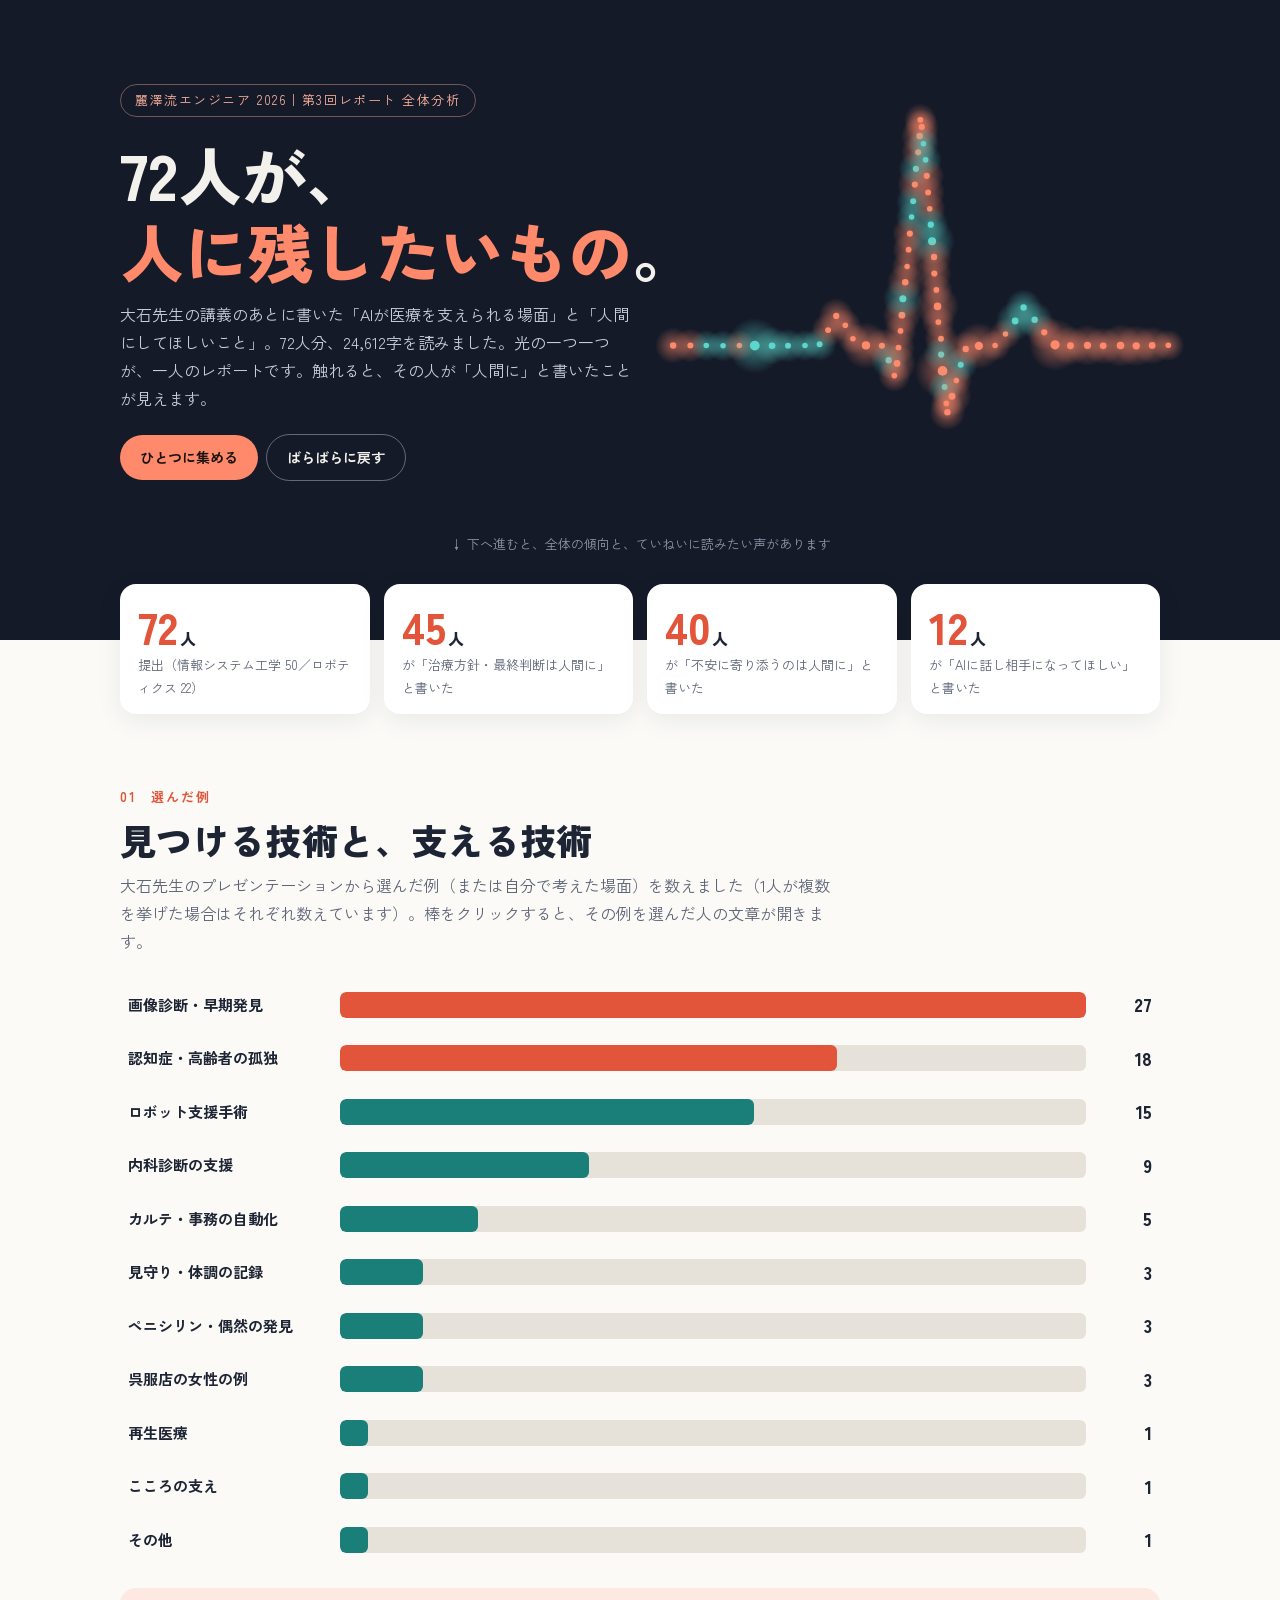
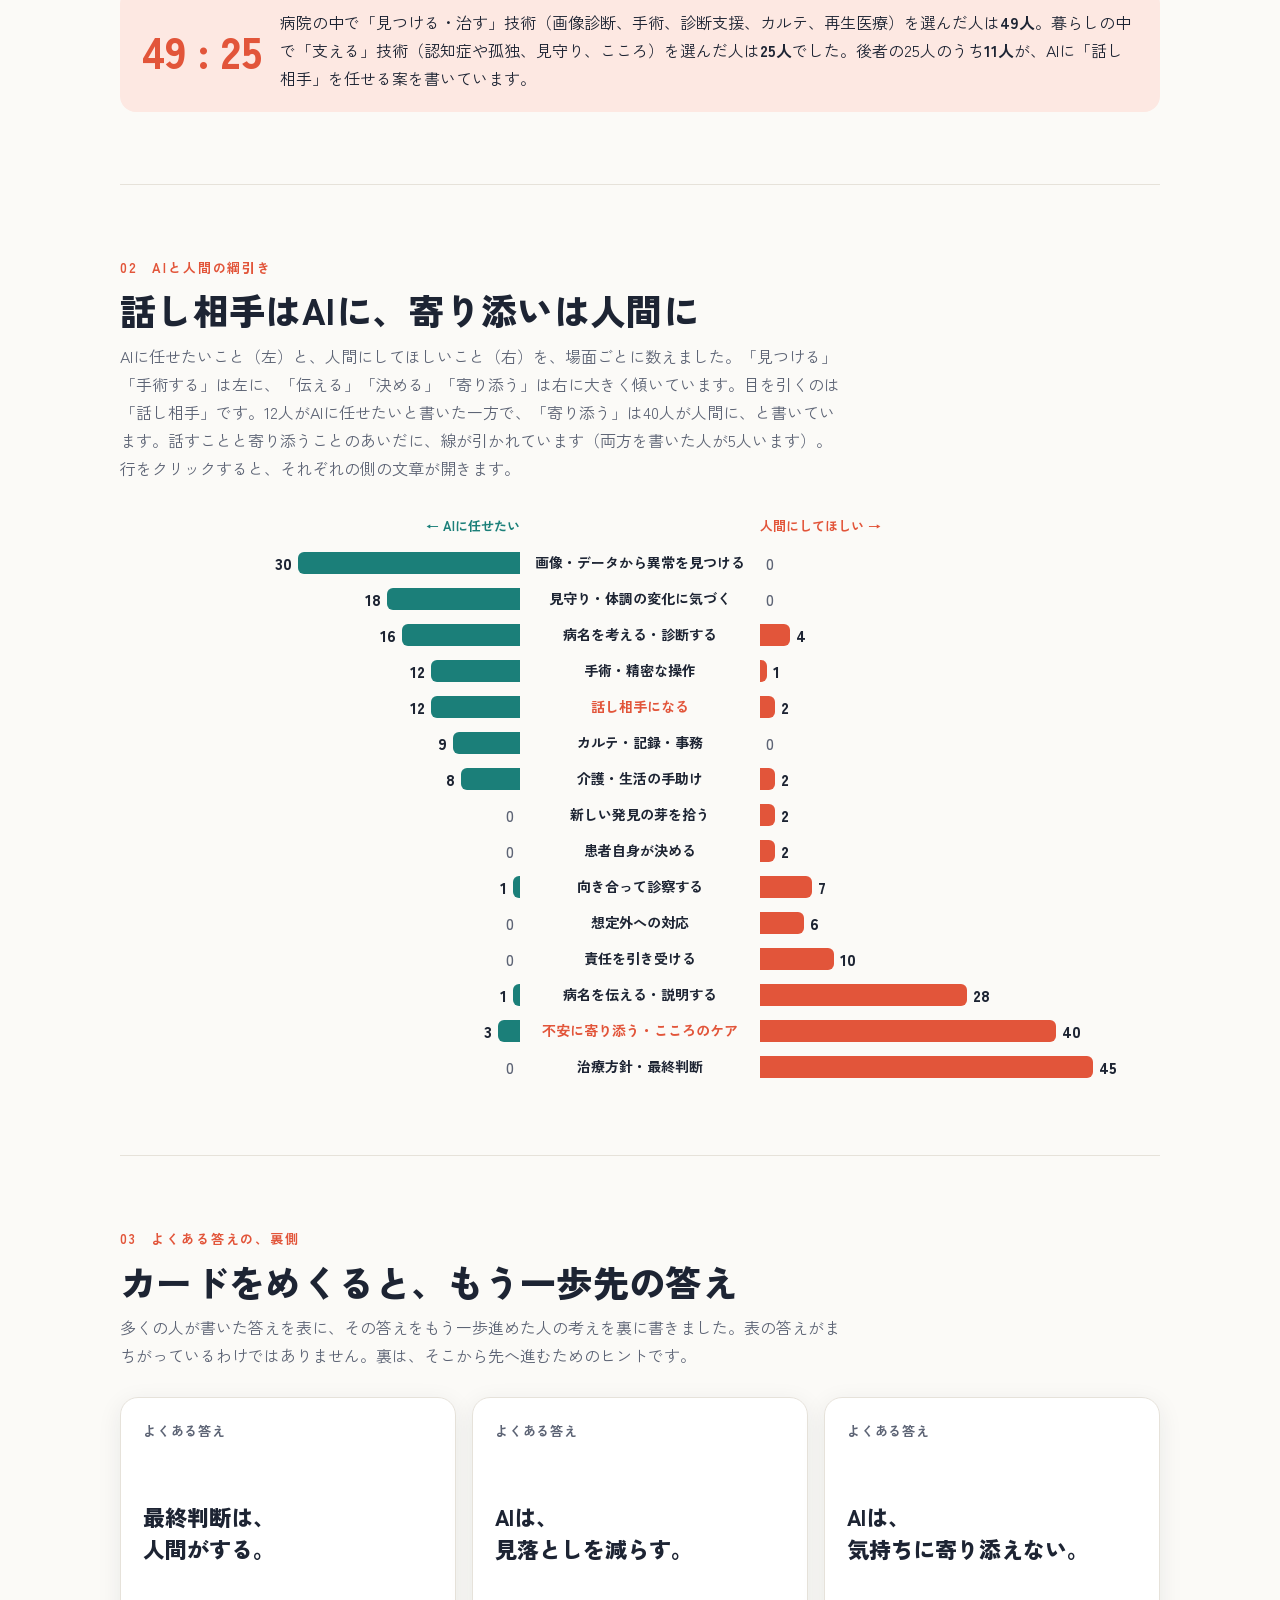
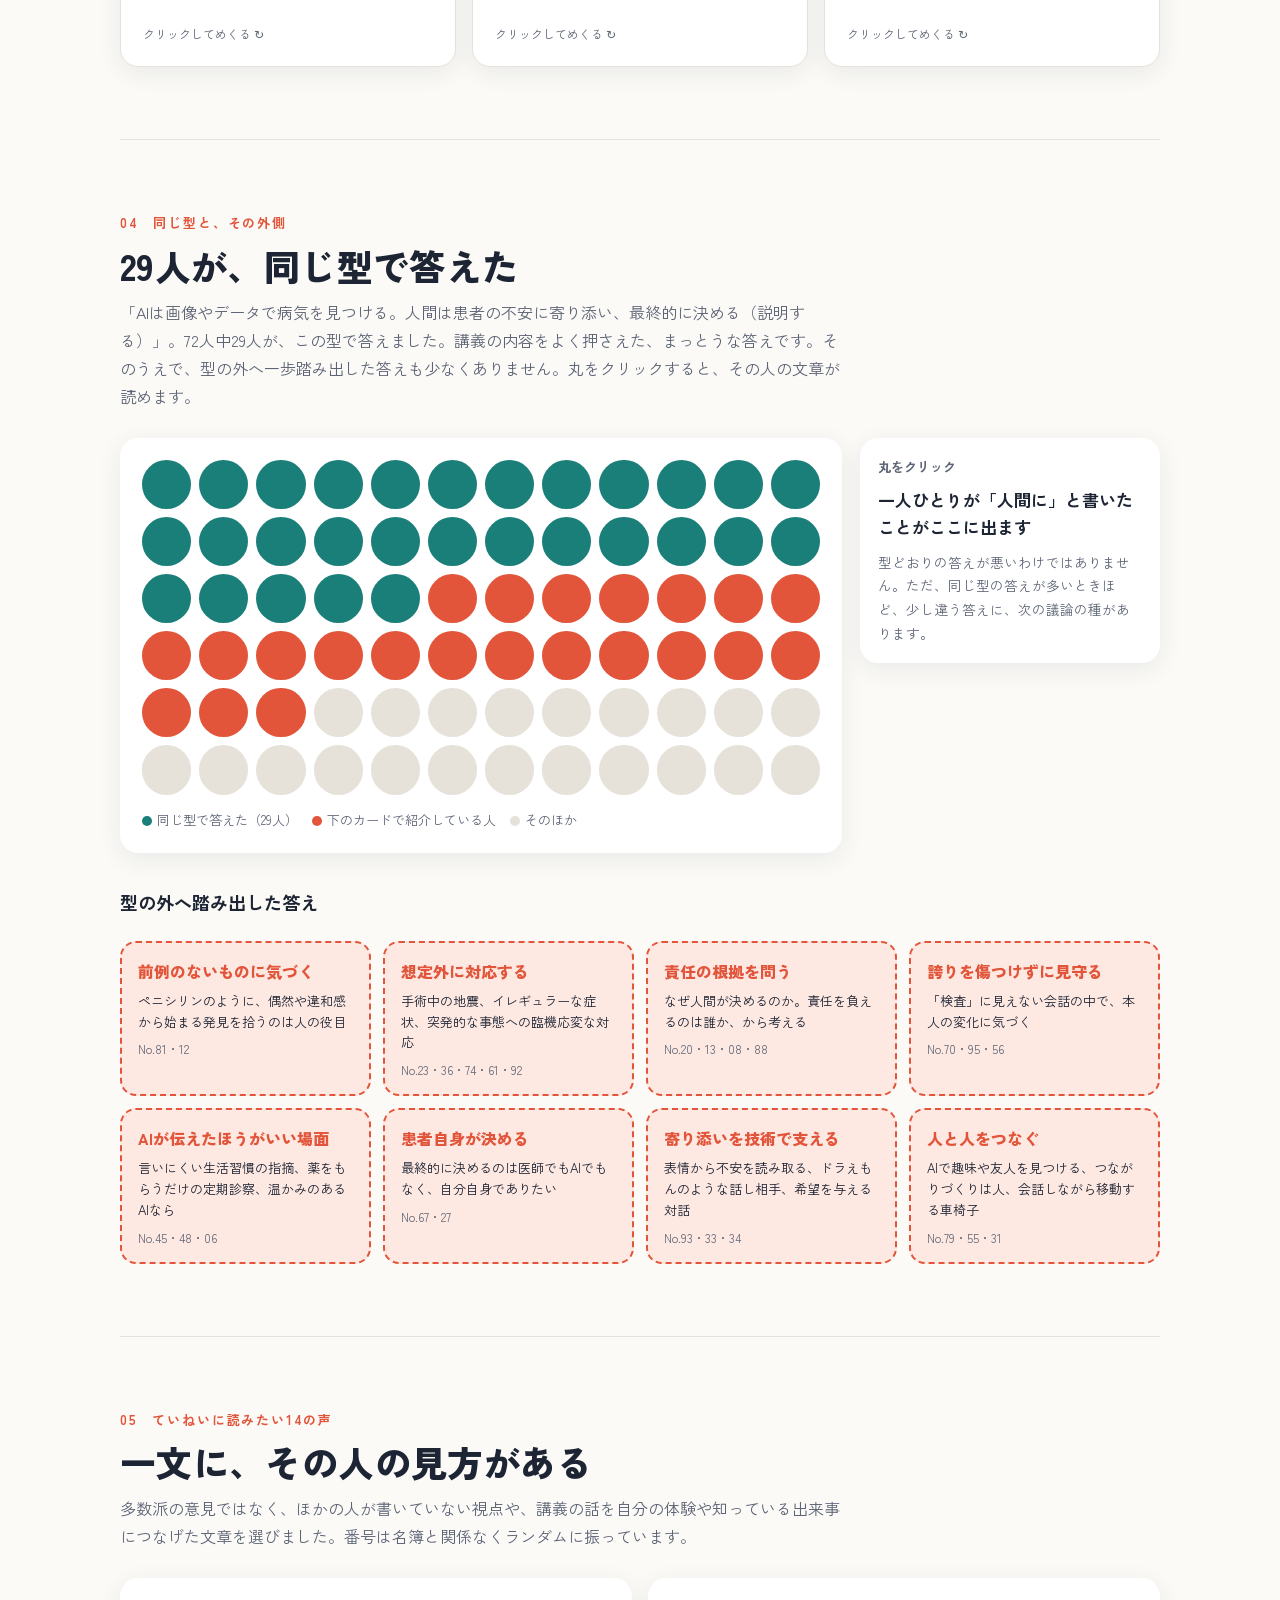
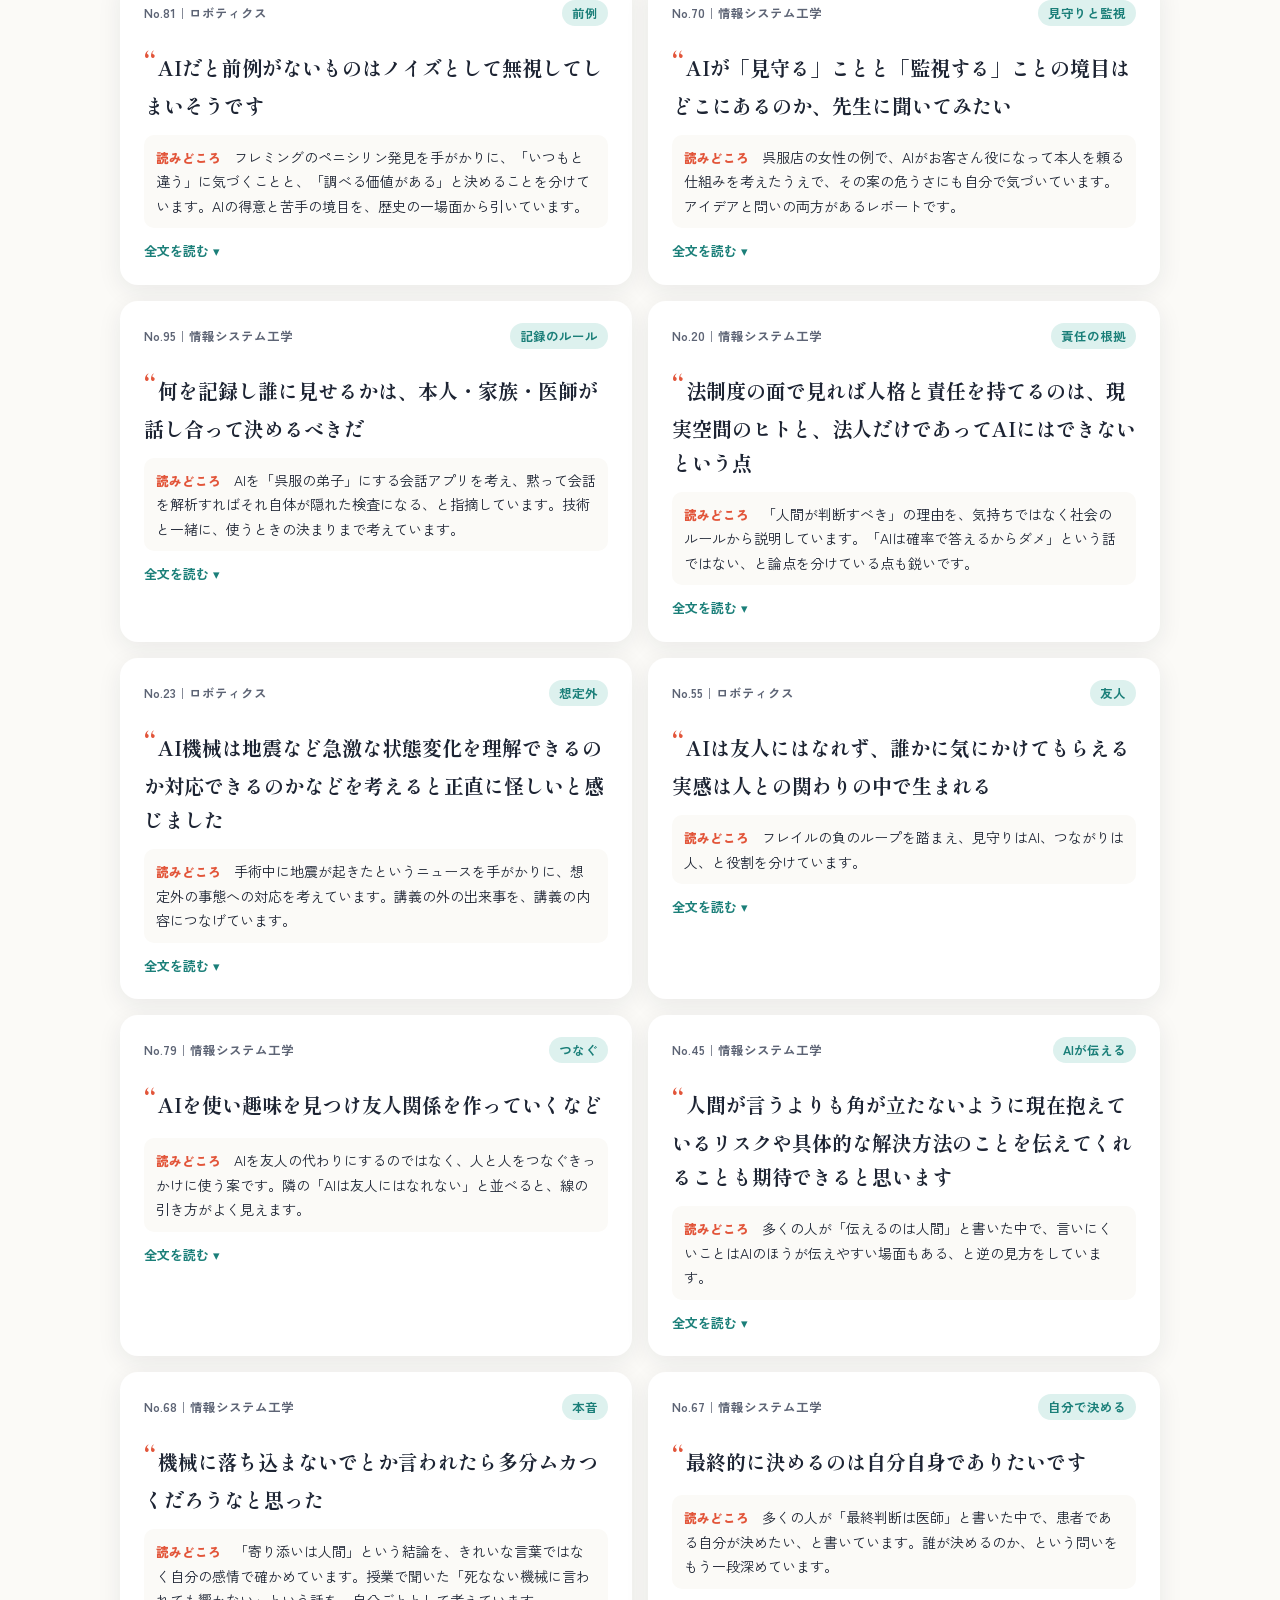
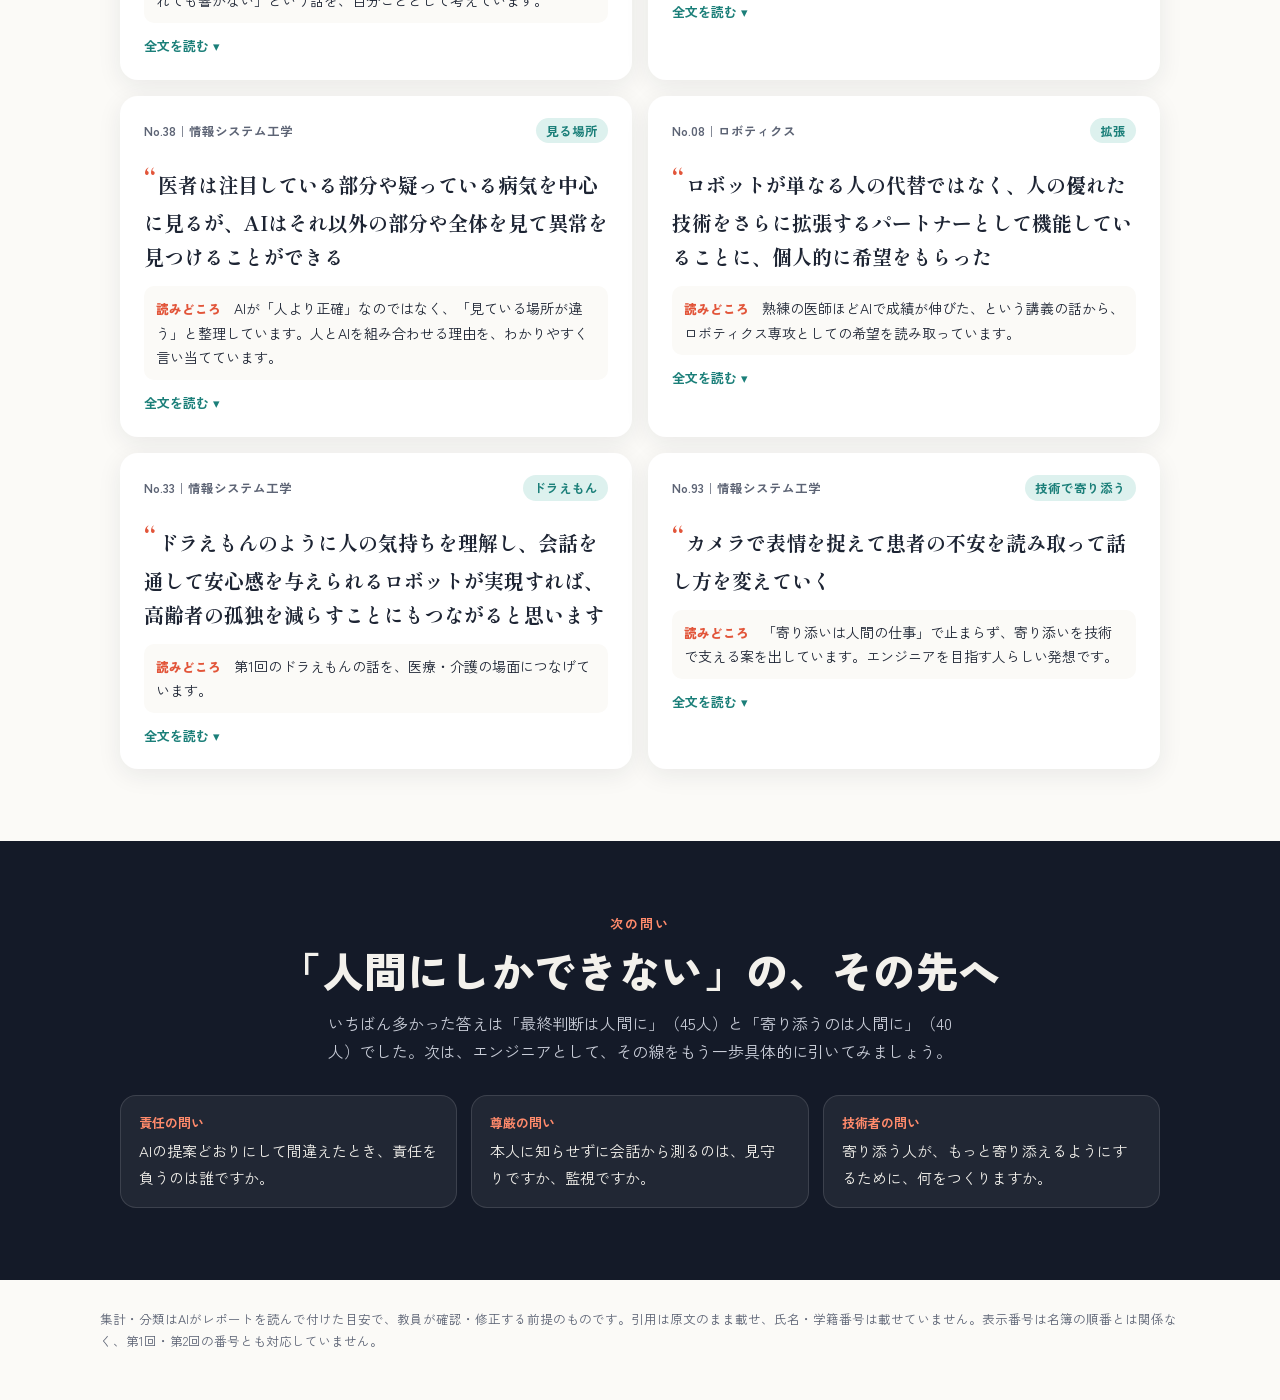
<file: assets/week04/week03-72-human-report.html>
<!doctype html>
<html lang="ja">
<head>
  <link rel="icon" href="../../favicon.svg?v=course-family-20261026" type="image/svg+xml">
<meta charset="utf-8">
<meta name="viewport" content="width=device-width, initial-scale=1">
<title>72人が人に残したいもの</title>
<link rel="preconnect" href="https://fonts.googleapis.com">
<link rel="preconnect" href="https://fonts.gstatic.com" crossorigin>
<link href="https://fonts.googleapis.com/css2?family=Zen+Kaku+Gothic+New:wght@400;500;700;900&family=Shippori+Mincho:wght@500;700&display=swap" rel="stylesheet">
<style>
:root{
  --bg:#fbfaf7; --surface:#ffffff; --ink:#1d2433; --muted:#5d6475; --line:#e6e2da;
  --coral:#e2553a; --coral-soft:#fde8e2; --teal:#1b7f79; --teal-soft:#ddf1ee;
  --gold:#c98a14; --violet:#6c4fb3; --night:#141a28; --night-ink:#f3f1ec;
  --shadow:0 6px 24px rgba(29,36,51,.08);
}
@media (prefers-color-scheme: dark){
  :root:not([data-theme="light"]){
    --bg:#121722; --surface:#1a2130; --ink:#eef0f4; --muted:#a3abbb; --line:#2c3446;
    --coral:#ff7a5c; --coral-soft:#3a2420; --teal:#43c1b7; --teal-soft:#16302f;
    --gold:#e7b04a; --violet:#a58cf0; --night:#0b0f18; --night-ink:#f3f1ec;
    --shadow:0 6px 24px rgba(0,0,0,.35);
  }
}
:root[data-theme="dark"]{
  --bg:#121722; --surface:#1a2130; --ink:#eef0f4; --muted:#a3abbb; --line:#2c3446;
  --coral:#ff7a5c; --coral-soft:#3a2420; --teal:#43c1b7; --teal-soft:#16302f;
  --gold:#e7b04a; --violet:#a58cf0; --night:#0b0f18; --night-ink:#f3f1ec;
  --shadow:0 6px 24px rgba(0,0,0,.35);
}
*{box-sizing:border-box}
html{scroll-behavior:smooth}
body{margin:0;background:var(--bg);color:var(--ink);font-family:"Zen Kaku Gothic New",system-ui,sans-serif;line-height:1.75;font-size:16px;-webkit-font-smoothing:antialiased}
.wrap{max-width:1080px;margin:0 auto;padding:0 20px}
h2{font-size:clamp(24px,3.4vw,36px);line-height:1.35;margin:0 0 8px;font-weight:900;letter-spacing:.01em}
.kicker{font-size:13px;font-weight:700;letter-spacing:.14em;color:var(--coral);margin-bottom:6px}
.lead{color:var(--muted);margin:0 0 28px;max-width:720px}
section{padding:72px 0}
section+section{border-top:1px solid var(--line)}
.mincho{font-family:"Shippori Mincho",serif}

/* hero */
.hero{position:relative;background:var(--night);color:var(--night-ink);min-height:640px;overflow:hidden;padding:0}
.hero canvas{position:absolute;inset:0;width:100%;height:100%}
.hero .copy{position:relative;z-index:2;padding:84px 20px 40px;max-width:1080px;margin:0 auto;pointer-events:none}
.hero .copy *{pointer-events:auto}
.hero .tag{display:inline-block;font-size:13px;letter-spacing:.12em;color:#ffb39f;border:1px solid rgba(255,179,159,.4);border-radius:999px;padding:4px 14px}
.hero h1{font-size:clamp(34px,6vw,64px);line-height:1.2;margin:18px 0 12px;font-weight:900}
.hero h1 em{font-style:normal;color:#ff8a6b}
.hero p{max-width:520px;color:#c9cdd8;margin:0 0 22px}
.btn{font:inherit;font-size:14px;font-weight:700;border:0;border-radius:999px;padding:10px 20px;cursor:pointer;background:#ff8a6b;color:#1b1310}
.btn.ghost{background:transparent;color:var(--night-ink);border:1px solid rgba(255,255,255,.35);margin-left:8px}
.hero .hint{position:absolute;z-index:2;left:0;right:0;bottom:84px;text-align:center;font-size:13px;color:#8d94a6}
.tip{position:absolute;z-index:5;pointer-events:none;max-width:280px;background:var(--surface);color:var(--ink);border-radius:12px;padding:10px 12px;font-size:13px;line-height:1.6;box-shadow:var(--shadow);opacity:0;transition:opacity .15s}
.tip b{color:var(--coral)}

/* stats */
.stats{display:grid;grid-template-columns:repeat(4,1fr);gap:14px;margin-top:-56px;position:relative;z-index:3}
.stat{background:var(--surface);border-radius:16px;padding:18px 18px 14px;box-shadow:var(--shadow)}
.stat .num{font-size:clamp(30px,4.4vw,44px);font-weight:900;line-height:1.1;color:var(--coral)}
.stat .num small{font-size:16px;margin-left:2px;color:var(--ink)}
.stat .lbl{font-size:13px;color:var(--muted);margin-top:4px}

/* bars */
.bars{display:flex;flex-direction:column;gap:10px}
.bar{display:grid;grid-template-columns:200px 1fr 54px;gap:12px;align-items:center;cursor:pointer;border-radius:10px;padding:6px 8px;transition:background .2s}
.bar:hover,.bar.on{background:var(--teal-soft)}
.bar .name{font-weight:700;font-size:15px}
.bar .track{height:26px;background:var(--line);border-radius:6px;overflow:hidden}
.bar .fill{height:100%;width:0;border-radius:6px;background:var(--teal);transition:width 1.1s cubic-bezier(.2,.8,.2,1)}
.bar.hot .fill{background:var(--coral)}
.bar .cnt{font-weight:900;font-size:18px;text-align:right}
.callout{display:flex;gap:18px;align-items:center;background:var(--coral-soft);border-radius:16px;padding:20px 22px;margin:26px 0 0}
.callout .big{font-size:44px;font-weight:900;color:var(--coral);line-height:1;white-space:nowrap}
.drawer{margin-top:18px;display:none}
.drawer.open{display:block}
.drawer h3{font-size:16px;margin:0 0 10px}
.mini{display:grid;grid-template-columns:repeat(auto-fill,minmax(250px,1fr));gap:10px}
.mini .m{background:var(--surface);border:1px solid var(--line);border-radius:12px;padding:12px 14px;font-size:13.5px;line-height:1.7;cursor:pointer}
.mini .m .id{font-size:12px;color:var(--muted);font-weight:700}
.two{display:grid;grid-template-columns:1fr 1fr;gap:18px}
.two h4{font-size:14px;margin:0 0 8px}
.two .ai h4{color:var(--teal)}
.two .hu h4{color:var(--coral)}
.two .mini{grid-template-columns:1fr}

/* tug of war */
.tug{display:flex;flex-direction:column;gap:4px}
.thead,.trow{display:grid;grid-template-columns:1fr 220px 1fr;gap:10px;align-items:center;padding:5px 8px}
.thead{font-size:13px;font-weight:700;color:var(--muted)}
.thead .l{text-align:right;color:var(--teal)}
.thead .r{color:var(--coral)}
.trow{cursor:pointer;border-radius:10px;transition:background .2s}
.trow:hover,.trow.on{background:var(--line)}
.trow .nm{text-align:center;font-weight:700;font-size:14px;line-height:1.4}
.trow .track{height:22px;display:flex;align-items:center;gap:6px}
.trow .tl .track{justify-content:flex-end}
.trow .fill{height:100%;width:0;transition:width 1.1s cubic-bezier(.2,.8,.2,1)}
.trow .tl .fill{background:var(--teal);border-radius:6px 0 0 6px}
.trow .tr .fill{background:var(--coral);border-radius:0 6px 6px 0}
.trow .c{font-weight:900;font-size:16px}
.trow .c.z{color:var(--muted);font-weight:500}
.trow.hot .nm{color:var(--coral)}

/* flips */
.flips{display:grid;grid-template-columns:repeat(3,1fr);gap:16px}
.flip{perspective:1000px;height:270px;cursor:pointer}
.flip .in{position:relative;width:100%;height:100%;transition:transform .7s cubic-bezier(.3,.7,.2,1);transform-style:preserve-3d}
.flip.on .in{transform:rotateY(180deg)}
.flip .f,.flip .b{position:absolute;inset:0;backface-visibility:hidden;border-radius:18px;padding:22px;display:flex;flex-direction:column;justify-content:space-between}
.flip .f{background:var(--surface);box-shadow:var(--shadow);border:1px solid var(--line)}
.flip .b{background:var(--teal);color:#fff;transform:rotateY(180deg)}
.flip .q{font-size:13px;color:var(--muted);font-weight:700;letter-spacing:.06em}
.flip .b .q{color:rgba(255,255,255,.75)}
.flip .t{font-size:22px;font-weight:900;line-height:1.45}
.flip .n{font-size:13px}
.flip .n b{font-size:30px;font-weight:900;margin-right:4px}
.flip .tap{font-size:12px;color:var(--muted)}

/* template dots */
.mapbox{display:grid;grid-template-columns:1fr 300px;gap:18px;align-items:start}
.tbox{background:var(--surface);border-radius:18px;box-shadow:var(--shadow);padding:22px}
.tgrid{display:grid;grid-template-columns:repeat(12,1fr);gap:8px}
.tgrid button{aspect-ratio:1;border-radius:50%;border:0;padding:0;cursor:pointer;background:var(--line);transition:transform .2s, background .3s}
.tgrid button.t{background:var(--teal)}
.tgrid button.x{background:var(--coral)}
.tgrid button:hover,.tgrid button.on{transform:scale(1.35)}
.legend{display:flex;gap:14px;font-size:13px;color:var(--muted);margin-top:14px;flex-wrap:wrap}
.legend i{display:inline-block;width:10px;height:10px;border-radius:50%;margin-right:5px;vertical-align:middle}
.panel{background:var(--surface);border-radius:18px;box-shadow:var(--shadow);padding:18px;min-height:200px;position:sticky;top:16px}
.panel .id{font-size:13px;font-weight:700;color:var(--muted)}
.panel .v{font-size:17px;font-weight:700;line-height:1.6;margin:8px 0 10px}
.panel .full{font-size:13.5px;color:var(--muted);white-space:pre-wrap;max-height:320px;overflow:auto}
.newp{display:grid;grid-template-columns:repeat(4,1fr);gap:12px;margin-top:22px}
.np{border:2px dashed var(--coral);border-radius:16px;padding:14px 16px;background:var(--coral-soft);cursor:pointer}
.np .nm{font-weight:900;color:var(--coral)}
.np .d{font-size:13px;margin-top:6px;line-height:1.6}
.np .k{font-size:12px;color:var(--muted);margin-top:6px}

/* voices */
.vgrid{display:grid;grid-template-columns:repeat(2,1fr);gap:16px}
.vc{background:var(--surface);border-radius:18px;padding:22px 24px;box-shadow:var(--shadow);display:flex;flex-direction:column;gap:12px}
.vc .top{display:flex;justify-content:space-between;align-items:center;font-size:12.5px;color:var(--muted);font-weight:700}
.vc .badge{background:var(--teal-soft);color:var(--teal);border-radius:999px;padding:2px 10px}
.vc blockquote{margin:0;font-family:"Shippori Mincho",serif;font-size:20px;line-height:1.7;font-weight:700}
.vc blockquote::before{content:"“";color:var(--coral);font-size:30px;margin-right:2px}
.vc .cm{font-size:14px;color:var(--ink);border-left:0;background:var(--bg);border-radius:10px;padding:10px 12px}
.vc .cm::before{content:"読みどころ　";font-weight:900;color:var(--coral);font-size:12.5px}
.vc button{align-self:flex-start;font:inherit;font-size:13px;background:none;border:0;color:var(--teal);font-weight:700;cursor:pointer;padding:0}
.vc .full{display:none;font-size:13.5px;color:var(--muted);white-space:pre-wrap}
.vc.open .full{display:block}

.close{background:var(--night);color:var(--night-ink);text-align:center}
.close h2{font-size:clamp(26px,4vw,42px)}
.close p{color:#c9cdd8;max-width:640px;margin:10px auto 0}
.qs{display:grid;grid-template-columns:repeat(3,1fr);gap:14px;margin-top:30px;text-align:left}
.qs div{background:rgba(255,255,255,.06);border:1px solid rgba(255,255,255,.12);border-radius:16px;padding:16px 18px;font-size:15px}
.qs b{display:block;color:#ff8a6b;font-size:13px;margin-bottom:4px}
.foot{font-size:12.5px;color:var(--muted);padding:28px 0 48px}
.reveal{opacity:0;transform:translateY(18px);transition:opacity .8s, transform .8s}
.reveal.in{opacity:1;transform:none}

@media (max-width:860px){
  .stats{grid-template-columns:repeat(2,1fr)}
  .flips{grid-template-columns:1fr}
  .mapbox{grid-template-columns:1fr}
  .panel{position:static}
  .newp{grid-template-columns:repeat(2,1fr)}
  .vgrid{grid-template-columns:1fr}
  .qs{grid-template-columns:1fr}
  .two{grid-template-columns:1fr}
  .bar{grid-template-columns:120px 1fr 40px}
  .bar .name{font-size:13px}
  .thead,.trow{grid-template-columns:1fr 1fr;grid-template-areas:"nm nm" "l r";row-gap:2px}
  .thead span:nth-child(2){display:none}
  .thead .l,.trow .tl{grid-area:l}
  .thead .r,.trow .tr{grid-area:r}
  .trow .nm{grid-area:nm;font-size:13px}
  .tgrid{grid-template-columns:repeat(9,1fr)}
}
@media (prefers-reduced-motion: reduce){*{transition:none!important}}
</style>
</head>
<body>

<header class="hero" id="top">
  <canvas id="sky"></canvas>
  <div class="copy">
    <span class="tag">麗澤流エンジニア 2026｜第3回レポート 全体分析</span>
    <h1>72人が、<br><em>人に残したいもの</em>。</h1>
    <p>大石先生の講義のあとに書いた「AIが医療を支えられる場面」と「人間にしてほしいこと」。72人分、24,612字を読みました。光の一つ一つが、一人のレポートです。触れると、その人が「人間に」と書いたことが見えます。</p>
    <button class="btn" id="gather">ひとつに集める</button><button class="btn ghost" id="scatter">ばらばらに戻す</button>
  </div>
  <div class="hint">↓ 下へ進むと、全体の傾向と、ていねいに読みたい声があります</div>
  <div class="tip" id="tip"></div>
</header>

<div class="wrap">
  <div class="stats reveal">
    <div class="stat"><div class="num" data-count="72">0<small>人</small></div><div class="lbl">提出（情報システム工学 50／ロボティクス 22）</div></div>
    <div class="stat"><div class="num" data-count="45">0<small>人</small></div><div class="lbl">が「治療方針・最終判断は人間に」と書いた</div></div>
    <div class="stat"><div class="num" data-count="40">0<small>人</small></div><div class="lbl">が「不安に寄り添うのは人間に」と書いた</div></div>
    <div class="stat"><div class="num" data-count="12">0<small>人</small></div><div class="lbl">が「AIに話し相手になってほしい」と書いた</div></div>
  </div>

  <section id="impress">
    <div class="kicker">01　選んだ例</div>
    <h2>見つける技術と、支える技術</h2>
    <p class="lead">大石先生のプレゼンテーションから選んだ例（または自分で考えた場面）を数えました（1人が複数を挙げた場合はそれぞれ数えています）。棒をクリックすると、その例を選んだ人の文章が開きます。</p>
    <div class="bars" id="bars"></div>
    <div class="callout reveal">
      <div class="big">49 : 25</div>
      <div>病院の中で「見つける・治す」技術（画像診断、手術、診断支援、カルテ、再生医療）を選んだ人は<b>49人</b>。暮らしの中で「支える」技術（認知症や孤独、見守り、こころ）を選んだ人は<b>25人</b>でした。後者の25人のうち<b>11人</b>が、AIに「話し相手」を任せる案を書いています。</div>
    </div>
    <div class="drawer" id="drawer"><h3 id="drawerTitle"></h3><div class="mini" id="drawerList"></div></div>
  </section>

  <section id="tug">
    <div class="kicker">02　AIと人間の綱引き</div>
    <h2>話し相手はAIに、寄り添いは人間に</h2>
    <p class="lead">AIに任せたいこと（左）と、人間にしてほしいこと（右）を、場面ごとに数えました。「見つける」「手術する」は左に、「伝える」「決める」「寄り添う」は右に大きく傾いています。目を引くのは「話し相手」です。12人がAIに任せたいと書いた一方で、「寄り添う」は40人が人間に、と書いています。話すことと寄り添うことのあいだに、線が引かれています（両方を書いた人が5人います）。行をクリックすると、それぞれの側の文章が開きます。</p>
    <div class="tug reveal" id="tugbox">
      <div class="thead"><span class="l">← AIに任せたい</span><span></span><span class="r">人間にしてほしい →</span></div>
    </div>
    <div class="drawer" id="tugDrawer"><h3 id="tugTitle"></h3><div class="two"><div class="ai"><h4 id="tugAiH"></h4><div class="mini" id="tugAi"></div></div><div class="hu"><h4 id="tugHuH"></h4><div class="mini" id="tugHu"></div></div></div></div>
  </section>

  <section id="flip">
    <div class="kicker">03　よくある答えの、裏側</div>
    <h2>カードをめくると、もう一歩先の答え</h2>
    <p class="lead">多くの人が書いた答えを表に、その答えをもう一歩進めた人の考えを裏に書きました。表の答えがまちがっているわけではありません。裏は、そこから先へ進むためのヒントです。</p>
    <div class="flips">
      <div class="flip reveal" tabindex="0"><div class="in">
        <div class="f"><div class="q">よくある答え</div><div class="t">最終判断は、<br>人間がする。</div><div class="tap">クリックしてめくる ↻</div></div>
        <div class="b"><div class="q">その裏側</div><div class="t">なぜ人間なのか。人格と責任を持てるのは、人と法人だけだから。</div><div class="n"><b>45</b>人が「最終判断は人間」と書いた。理由を「責任」で説明したのは10人</div></div>
      </div></div>
      <div class="flip reveal" tabindex="0"><div class="in">
        <div class="f"><div class="q">よくある答え</div><div class="t">AIは、<br>見落としを減らす。</div><div class="tap">クリックしてめくる ↻</div></div>
        <div class="b"><div class="q">その裏側</div><div class="t">でも、前例のないものはノイズとして捨ててしまうかもしれない。</div><div class="n"><b>8</b>人が、偶然の発見や想定外の事態は人間に、と書いた</div></div>
      </div></div>
      <div class="flip reveal" tabindex="0"><div class="in">
        <div class="f"><div class="q">よくある答え</div><div class="t">AIは、<br>気持ちに寄り添えない。</div><div class="tap">クリックしてめくる ↻</div></div>
        <div class="b"><div class="q">その裏側</div><div class="t">だから「検査」に見えない形で支える。AIが呉服の弟子になって、教わる。</div><div class="n"><b>4</b>人が、本人の誇りを傷つけない使い方を考えた</div></div>
      </div></div>
    </div>
  </section>

  <section id="tmpl">
    <div class="kicker">04　同じ型と、その外側</div>
    <h2>29人が、同じ型で答えた</h2>
    <p class="lead">「AIは画像やデータで病気を見つける。人間は患者の不安に寄り添い、最終的に決める（説明する）」。72人中29人が、この型で答えました。講義の内容をよく押さえた、まっとうな答えです。そのうえで、型の外へ一歩踏み出した答えも少なくありません。丸をクリックすると、その人の文章が読めます。</p>
    <div class="mapbox">
      <div class="tbox">
        <div class="tgrid" id="tgrid"></div>
        <div class="legend"><span><i style="background:var(--teal)"></i>同じ型で答えた（29人）</span><span><i style="background:var(--coral)"></i>下のカードで紹介している人</span><span><i style="background:var(--line)"></i>そのほか</span></div>
      </div>
      <div class="panel" id="panel"><div class="id">丸をクリック</div><div class="v">一人ひとりが「人間に」と書いたことがここに出ます</div><div class="full">型どおりの答えが悪いわけではありません。ただ、同じ型の答えが多いときほど、少し違う答えに、次の議論の種があります。</div></div>
    </div>
    <h3 style="margin:34px 0 0;font-size:18px">型の外へ踏み出した答え</h3>
    <div class="newp" id="newp"></div>
  </section>

  <section id="voices">
    <div class="kicker">05　ていねいに読みたい14の声</div>
    <h2>一文に、その人の見方がある</h2>
    <p class="lead">多数派の意見ではなく、ほかの人が書いていない視点や、講義の話を自分の体験や知っている出来事につなげた文章を選びました。番号は名簿と関係なくランダムに振っています。</p>
    <div class="vgrid" id="vgrid"></div>
  </section>
</div>

<section class="close">
  <div class="wrap">
    <div class="kicker" style="color:#ff8a6b">次の問い</div>
    <h2>「人間にしかできない」の、その先へ</h2>
    <p>いちばん多かった答えは「最終判断は人間に」（45人）と「寄り添うのは人間に」（40人）でした。次は、エンジニアとして、その線をもう一歩具体的に引いてみましょう。</p>
    <div class="qs">
      <div><b>責任の問い</b>AIの提案どおりにして間違えたとき、責任を負うのは誰ですか。</div>
      <div><b>尊厳の問い</b>本人に知らせずに会話から測るのは、見守りですか、監視ですか。</div>
      <div><b>技術者の問い</b>寄り添う人が、もっと寄り添えるようにするために、何をつくりますか。</div>
    </div>
  </div>
</section>
<div class="wrap foot">
  集計・分類はAIがレポートを読んで付けた目安で、教員が確認・修正する前提のものです。引用は原文のまま載せ、氏名・学籍番号は載せていません。表示番号は名簿の順番とは関係なく、第1回・第2回の番号とも対応していません。
</div>

<script>
const DATA = {"students": [{"id": "01", "dept": "情報", "imp": ["W"], "ai": ["mon"], "hu": ["mind", "plan"], "tmpl": true, "vision": "患者の気持ちに寄り添ったり、治療について最終的な判断をしたりすることは、人間にしてほしいと思う", "text": "大石先生のプレゼンテーションを聞いて、AIは患者の体温や心拍数などのデータを分析し、体調の異常を早く見つけることに役立つと思いました。特に、医療現場では多くの患者を対応する必要があるため、AIを使って異常を知らせることができれば、病気の悪化を防ぐことにもつながると考えました。\n一方で、患者の気持ちに寄り添ったり、治療について最終的な判断をしたりすることは、人間にしてほしいと思う。AIはデータをもとに判断できても、患者が感じている不安や、一人一人の気持ちをすべて理解するのは難しいと思うので、AIに任せられる部分は活用しつつ、人間が患者と直接向き合うことでより多くの人が安心でき、命を救い、医者や看護師さんの負担も減らせるので、どんどん発展行ってほしいなとこの講義をもって感じました。"}, {"id": "02", "dept": "情報", "imp": ["G"], "ai": ["img", "rec"], "hu": ["tell", "plan", "mind"], "tmpl": true, "vision": "患者に病名や治療方針を説明したり、最終的な判断を下したりするのは人間が行うべきだと思います", "text": "AIはレントゲン写真やCT画像を分析し、人間では気付きにくい小さな異常を見つけることができます。そのため、医師の診断をサポートし、病気の早期発見や治療にもつながると思います。また、患者のデータを素早く整理することで、医療現場の負担軽減にも役立つと思います。\n一方で、患者に病名や治療方針を説明したり、最終的な判断を下したりするのは人間が行うべきだと思います。患者の不安や気持ちに寄り添いながら説明するには、共感や信頼関係が必要だからです。AIは多くの情報を処理できますが、人の感情を完全に理解することは難しいため、医療ではAIと人間が協力することが大切だと考えます。"}, {"id": "05", "dept": "ロボ", "imp": ["G"], "ai": ["img", "dx"], "hu": ["mind"], "tmpl": false, "vision": "患者の気持ちに寄り添ったり、治療への不安を聞いたりする場面では、人間に判断してほしいです", "text": "AIなどの技術は医師の判断を助けることができると思います。レントゲンやCTなどの画像から病気の可能性を見つけたり、患者のデータを分析して病気の早期発見をしたりする場面で役立つと思います。一方で、患者の気持ちに寄り添ったり、治療への不安を聞いたりする場面では、人間に判断してほしいです。病気になると不安や孤独感を感じることもあるため、人間が相手の気持ちを理解し、寄り添い合って安心できるように支えることが大切だと思います、"}, {"id": "06", "dept": "ロボ", "imp": ["S"], "ai": ["ope"], "hu": ["diag"], "tmpl": false, "vision": "患者さんの診療は人間にやってもらいたいです", "text": "人にはコンディションがあるため毎日同じようにできることが少ないと考えますが、AIだったらいつも同じ仕事をこなしてくれるため、大石先生が話していた3時間ぐらい皮膚を引っ張り続けるなどの仕事や針を通すみたいな仕事で支えられると考えます。患者さんの診療は人間にやってもらいたいです。AIでは事実を淡々と述べられるだけだと今の段階では考えられるからです。それではあまり本音を話しにくいと考えました。もっと温かみがあるとAIでもいいと思います。"}, {"id": "07", "dept": "情報", "imp": ["C"], "ai": ["care"], "hu": ["care"], "tmpl": false, "vision": "人じゃないとその時の健康から食事を決めることができないため食事は人間", "text": "認知症などを持ったおじいちゃんやおばあちゃんの介護などに使いやすいと思っています。単純なボケ防止からその日のルーティンの指示など介護や認知症防止、または軽減をとてもしやすいためいいと思います。人間には、その時の健康からその日の食事などを人間が決めてほしいです。人じゃないとその時の健康から食事を決めることができないため食事は人間、ほかの介護やボケ防止の脳トレなどをロボットやAIにやらせていけばいいと思いました。"}, {"id": "08", "dept": "ロボ", "imp": ["S"], "ai": ["img", "rec", "mon", "dx"], "hu": ["tell", "mind", "plan", "resp", "emer"], "tmpl": true, "vision": "医師が最終的な責任を引き受けることこそが患者の安心感を支える重要な仕事であると考える", "text": "大石先生のプレゼンテーションから例を一つ選んでください。 \n\nロボット支援手術の解説について、私はロボティクス専攻なので、個人的に一番興味深かった。手振れ補正などの精密な操作性、安全性など、スライドのみの印象では、外科医療の大部分はすでにロボットによって自動化されているのかと思った。しかし、大石先生の「熟練の方がAIを活用した方が、若手の方がAIを活用した時より成績の伸びが大きかった」という旨の話を聞いて、ロボットが単なる人の代替ではなく、人の優れた技術をさらに拡張するパートナーとして機能していることに、個人的に希望をもらった。\n\nAIなどの技術がよりよい医療を支えられるのはどんな場面でしょうか。自分なりにアイデアをまとめてください。 \n\nAIは膨大なデータの処理や機械学習などのパターン認識、24時間一貫して稼働し続けられる持続可能性が強みである。それらを踏まえて私が考える、AIを活用し、よりよい医療を支える具体的な場面として、高度な画像診断による微小な疾患の検出、患者のビッグデータを用いた医療の個別化の強化、電子カルテの作成など、これまで人が行っていた事務作業の自動化、そしてウェアラブル機器による遠隔医療の、リアルタイムでの監視が可能になることなどが挙げられる。これらによって、診断ミスの防止や負担の軽減、早期の介入が可能になると考えられる。\n\n逆にAIではなく、人間に判断してほしい、やってほしいのはどんな場面や行為でしょうか。理由も考えてください。 \n\n人間の役割として、感情の共有や複雑な倫理的判断、最終的な責任の引き受けは現在人間にしかできない。がんの末期告知などの深刻な告知と精神的ケアには、現在のAIでは代替できない共感が必要だと考える。また、延命治療の可否、手術中の不測の事態といった、正解のない倫理的、総合的な意思決定では患者の価値観に寄り添う対話、熟練者の勘による臨機応変な対応が不可欠だと考える。そして、AIはミスに対して責任を負えないため、医師が最終的な責任を引き受けることこそが患者の安心感を支える重要な仕事であると考える。"}, {"id": "09", "dept": "ロボ", "imp": ["G"], "ai": ["img", "rec", "mon"], "hu": ["diag", "tell", "plan"], "tmpl": false, "vision": "最終的な治療の方針についても人間が判断した方がいいと思う", "text": "AIなどの技術がよりよい医療を支えられる場面は病気の早期発見があると思う。プレゼンテーションで挙げられていたが、技術や経験が豊富な医者でも見つけるのが困難な症状のものを、AIを使用することで見落としを減らせれば医療の質をさらに高めることが出来ると思う。他にも新薬の開発をAIで補助したり、記録の資料作成をして医療関係者の負担を減らしたり、高齢者の体調の変化を検知して以上を早期発見できるような技術ができれば、より医療を支えられるようになると思う。\nAIではなく、人間に判断してほしいこととして、診察があると思う。重病にかかってしまった患者に対し、AIより人間の医者が言葉で伝えたほうが、患者に対して親身に接することができると思うから。\nまた、最終的な治療の方針についても人間が判断した方がいいと思う。AIの分析だけでなく、患者の希望や生活環境も考慮する必要があると思うから。"}, {"id": "11", "dept": "ロボ", "imp": ["G"], "ai": ["img"], "hu": ["tell", "plan", "mind"], "tmpl": true, "vision": "患者への説明や、治療方法を最終的に決めることは、人間に判断してほしい", "text": "大石先生のプレゼンテーションから、AIを使って病気を見つける技術を選んだ。AIは、レントゲンや検査のデータを分析し、病気の可能性を見つけることに役立つと思う。人間が気づきにくい小さな変化も見つけられれば、病気の早期発見につながると考える。\n\n一方で、患者への説明や、治療方法を最終的に決めることは、人間に判断してほしい。患者は病気への不安や悩みを持っているため、医師が気持ちに寄り添い、一人ひとりの状況に合わせて考えることが大切だからだ。AIの便利なところを活用しながら、人間が責任を持って患者を支えることが、よりよい医療につながると思う。"}, {"id": "12", "dept": "ロボ", "imp": ["C", "F"], "ai": ["talk"], "hu": ["disc"], "tmpl": false, "vision": "ほかにもいろいろなことが偶然からできたと聞いているので人間がやってほしいと思った", "text": "高齢者の孤独化の例\n高齢者一人一人に時間を割くことはできないので、それをAIがやることが望ましいと思った。現在のAIなら会話をすることも容易なので適していると思った。\n\n偶然から菌が見つかったという例\n大石先生がおっしゃっていた通り、AIで実験などの工程を任せることは、今までなかったことが発見できたりする可能性が少なくなるような気がしました。ほかにもいろいろなことが偶然からできたと聞いているので人間がやってほしいと思った。"}, {"id": "13", "dept": "ロボ", "imp": ["G", "S"], "ai": ["img", "ope", "dx"], "hu": ["resp"], "tmpl": false, "vision": "AIに出力した内容に対してちゃんと責任を負うのが人間の行うべき行為であると考える", "text": "CT・MRI・内視鏡画像・病理画像から、病変の疑いがある部分をAIが見つけて医師に知らせるといった場面が考えられる。医療現場では手術を行う際の手振れを補正したりなどの活用方法が考えられる。また、カルテなどの個人情報が含まれるような情報でも、AIに安全に入力できるような環境になれば、AIが自動で患者一人一人に合わせた治療を提案できるようになるのではないかと考えている。\n人間は、AIと異なり、自分のとった行動に対して責任を持たないといけないという点において、AIに出力した内容に対してちゃんと責任を負うのが人間の行うべき行為であると考える。"}, {"id": "16", "dept": "情報", "imp": ["G"], "ai": ["img"], "hu": ["mind", "plan"], "tmpl": true, "vision": "患者の気持ちに寄り添ったり、治療方法を最終的に判断したりすることは、人間にやってほしいです", "text": "AIなどの技術がよりよい医療を支えられる場面として、AIによる画像診断を選びました。AIを活用することで、レントゲンやCT画像から病気の可能性を見つけ、医師の診断をサポートできると思います。また、病気の早期発見につながり、多くの人の命を救うことにも役立つと考えます。\n一方で、患者の気持ちに寄り添ったり、治療方法を最終的に判断したりすることは、人間にやってほしいです。なぜなら、医療では病気を治すだけでなく、患者の不安を理解し、一人ひとりの希望に合わせて対応することも大切だからです。AIと人間が協力することで、より安心できる医療を実現できると思います。"}, {"id": "17", "dept": "情報", "imp": ["G", "J"], "ai": ["img", "rec"], "hu": ["tell", "mind", "plan"], "tmpl": true, "vision": "患者の絶望や涙に寄り添い、手を握るような「共感」は機械には代替できません", "text": "医療におけるAIは「正確さと効率」を高め、人間は「温かさと納得感」を担保する役割分担が理想です。\nAIが支える場面（技術の得意分野）\n・画像診断・超早期発見：膨大なデータからミリ単位の病変を瞬時に検出。\n・事務・カルテ入力の自動化：医師の作業を減らし、患者と向き合う時間を創出。\n人間に任せたい場面と理由（人間の得意分野）\n・深刻な病状の告知と傾聴：患者の絶望や涙に寄り添い、手を握るような「共感」は機械には代替できません。\n・延命治療などの倫理的決断：正解のない命の選択において、患者の人生観や家族の想いを汲み取り、共に悩んで「納得のいく答え」を導くのは人間しか不可能です。\nAIが作業を担うことで、人間はより人間らしい医療に集中できます。"}, {"id": "18", "dept": "情報", "imp": ["G"], "ai": ["img"], "hu": ["tell", "plan", "mind"], "tmpl": true, "vision": "患者の不安や気持ちを理解し一人一人の希望に寄り添うことができるのは人間だけができることだと思うから", "text": "プレゼンであったAIを利用して内視鏡でがんを発見していたように人間の目では確認するのが困難なもので特にAIを利用するのがいいと思った。AIを使えばレントゲンやCT画像から多くの人の病気の兆候を見つけられるはずだから。医療従事者他の負担を減らし、診察を効率化することもできると思う。患者絵の症状の説明や治療方針の最終判断はAIではなく人間で行うべきだと思う。患者の不安や気持ちを理解し一人一人の希望に寄り添うことができるのは人間だけができることだと思うから。"}, {"id": "19", "dept": "情報", "imp": ["D"], "ai": ["dx", "talk", "mind"], "hu": ["plan"], "tmpl": false, "vision": "最終判断はやはりAIより同じ立場にいる人間が決めた方がよいと感じる", "text": "【AIが医療を支えられる場面】\n人間では判断できない・見逃しがちなところの診察・判定、様々な症状を持っている人に寄り添う・話し相手になる\n膨大なデータから分析し患者にアドバイスを送るなど\n【人間にやってほしい場面】\n最終判断はやはりAIより同じ立場にいる人間が決めた方がよいと感じる、AIは間違うこともあるので尚更\nまた、人の安心感というのはやはりAIよりずっとあると感じているので、すべてAIにするということはないと思う。"}, {"id": "20", "dept": "情報", "imp": ["D"], "ai": ["dx"], "hu": ["resp", "plan"], "tmpl": false, "vision": "逆に人間に判断、やってほしいことは、責任を持って判断をする、診断をするということです", "text": "大石先生のプレゼンテーションで印象的な例としては、診断にAIを用いるということです。先生もおっしゃっていたように、ある症状を訴えていても、様々な病気に重なることが多いため、患者の方の話をよく聞いたりしながら、分析して病気を特定するという従来の治療方針の建て方に、AIを組み合わせることで、膨大な数の病状を自分の知識と合わせて特定できる、思いがけない希少な病気であったり、忘れていた病気について気づきを得ることで、正しい、効果的な治療になるという点で、AI黎明期の今では正しい使い方であると思います。プログラミングに通ずるように基礎知識をもった人物がAIを利用して知っているけれど毎回繰り返すこと、忘れていたこと、というものを検索ツールとして有用でもあると思います。プレゼンテーションでも言われていたように、熟練の医者がAIを用いるとかなり症状の発見率が上がる、という点で現状のAIと医療のかかわり方は、データベース検索に合わせて、概念空間を以て関連度を算出させるという使い方で医療を支えると思います。\n\n逆に人間に判断、やってほしいことは、責任を持って判断をする、診断をするということです。法制度の面で見れば人格と責任を持てるのは、現実空間のヒトと、法人だけであってAIにはできないという点。（いくつかの判決ではAIを開発している企業とされますが。）AIが確率的に答えを出すから駄目だという話ではなく、人間社会を構成する既存のルールとしては合わないことからという点です。"}, {"id": "21", "dept": "情報", "imp": ["S"], "ai": ["ope"], "hu": ["mind", "care"], "tmpl": false, "vision": "逆にAIではなく人間に判断してほしいことは心や体のケアや看護の仕事です", "text": "AIはより技術的な面で医療分野を支えられるのではないかと感じました。大石先生がおっしゃっていたように「人は手術をするとき緊張して手が震えてしまう」といった人間らしい問題が起きているそうです。それらをAIやロボットの力を借りることで一寸のずれや手の震えも解消することができていて感心しました。そのことから自分は手術以外にもこのような繊細さを求められる治療にはこの技術を取り入れればよいと感じました。逆にAIではなく人間に判断してほしいことは心や体のケアや看護の仕事です。AIやロボットのように感情がない機械に看病や相談にのってもらっても、自分はあまりうれしいとは思わないと感じてしまったからです。"}, {"id": "23", "dept": "ロボ", "imp": ["S"], "ai": ["ope"], "hu": ["emer"], "tmpl": false, "vision": "そういった点においてはまだまだ人間の力が必要だと考えました", "text": "ロボット支援手術が普及しているということについてです。いずれセンサーを完璧に生かしたブレのない手術ができるようになり、人間は監視する程度になると予測しました。\nしかし、今年の7月熊本で手術中に地震が発生するニュースも見ました。安全なスペースの確保のため固定されているものと、ぶつからないように簡単に移動するものに分かれており、地震の中で医師の方々は患者さんを抑えたりスペースの確保の急な対応を求められていました。固定されているものでも大地震には耐えられない可能性などやAI機械は地震など急激な状態変化を理解できるのか対応できるのかなどを考えると正直に怪しいと感じました。人手も対応できないことはあると思いますがそういった点においてはまだまだ人間の力が必要だと考えました。"}, {"id": "25", "dept": "情報", "imp": ["C"], "ai": ["talk", "mon"], "hu": ["tell", "plan", "mind"], "tmpl": true, "vision": "認知症の診断を本人や家族に伝える場面や、治療や介護の方針を決める場面は人間に担ってほしい", "text": "大石先生が紹介した孤独な高齢者や認知症の例では、AIやロボットが毎日話しかけて会話の機会を増やすことで、寂しさをやわらげ、脳への刺激にもできると考える。また、会話の内容や生活リズムを記録し、小さな変化を医師や家族に知らせれば、早期発見にもつながる。一方で、認知症の診断を本人や家族に伝える場面や、治療や介護の方針を決める場面は人間に担ってほしい。相手の表情や気持ちをくみ取って言葉を選び、本人の価値観に寄り添いながら一緒に悩むことは、データだけでは判断できないからである。"}, {"id": "27", "dept": "情報", "imp": ["F", "C"], "ai": ["dx"], "hu": ["self"], "tmpl": false, "vision": "AIがどんなに発展しても自分の意志は大切であり", "text": "今日の講義では、現代の医療技術はどのようになっているのかを学ぶことができました。牛の病気から薬を発見した話などからは、きっかけは意外なところから新たな発見をする可能性があると感じさせられました。また、AIを使用することで認知症を予防できたり、本来探していない病気などの早期発見につながることがわかりました。これらを応用して、日本人の健康寿命が伸ばされることが期待されます。しかし、未熟者よりも熟練者がAIを使用する方がより効果があると聞いて、AIに支配されるのではなく有効活用することで更なる社会発展に繋がると私は思いました。更に、健康寿命というのは日ごろの食生活や運動が関わっていると聞いて、AIは全ての病気を治せるわけではないとわかりました。こういった事例から、AIがどんなに発展しても自分の意志は大切であり、AIを上手く活用することでより過ごしやすい社会になると思いました。"}, {"id": "28", "dept": "情報", "imp": ["S"], "ai": ["care"], "hu": ["mind"], "tmpl": false, "vision": "メンタルクリニックですとか、そういった精神的なところは寧ろ絶対に人間にやってほしいなと思います", "text": "プレゼンテーションでもまさにロボット支援技術に触れられておりましたが、それを発展させた形で私自身のAIなどの技術がよりよい医療を支えられると考えられるアイデアなのですが、矢張り今どんどん進歩しているフィジカルAIを通じて、医療に分類してよいのかは分かりませんが...介護などでは、より良い医療を提供できるのではないかなと思います。また、人間を代替するのではなく、人間と協議する、そういった用途でも使っていけるでしょう。\n逆に例えばメンタルクリニックですとか、そういった精神的なところは寧ろ絶対に人間にやってほしいなと思います。"}, {"id": "30", "dept": "情報", "imp": ["R"], "ai": [], "hu": ["mind"], "tmpl": false, "vision": "患者の病気に寄りそったり患者の話を聞くのは、AIの苦手分野であるため人間がやるべきことだと思います", "text": "例として挙げるプレゼンテーションは再生医療についてです。この技術がより良い医療を支えられる場面は、根本的な治療法がない難治性疾患の克服です。普通の病気は症状の進行を抑えることで治すことができますが、一度傷つくともう元には戻れないとされていた神経細胞を再生したり、壊死した心臓の筋肉に心筋シートを移植することで重症心不全を治療したりすることができます。\n逆に患者の病気に寄りそったり患者の話を聞くのは、AIの苦手分野であるため人間がやるべきことだと思います。"}, {"id": "31", "dept": "情報", "imp": ["S", "C"], "ai": ["care", "talk", "mon"], "hu": ["dx"], "tmpl": false, "vision": "胃カメラなどのその人が病気にかかってるかの判断はまだベテランのお医者さんにやってほしいです", "text": "医療でロボットアームを活用するって話がすごいと思って人間の緊張するときの手のブレをなくせることや、人間の手が向かない方向に手を向かせられるから医療が進歩した話がすごく面白かったです。\n今日先生がおっしゃっていた認知症や高齢者の方々などに対してのケアなどAIでまだまだ支えられるかなって考えがあって理由は認知症患者の介護ってすごい大変っていう共通認識があってその介護を支えられたら幸せになる人が増えるのかなって思います。\n提案です、認知症の人って大体が高齢者で足腰が悪いって方が多いので高齢者を座ったままロボットと会話して移動させる車椅子でこの車椅子の移動させる会話をする中で何をするかAIが聞いたりクイズを出したり認知症改善に向けられる会話を入れたり大幅に移動するときに親族に連絡がいくとかが便利でいいと思いました。\n胃カメラなどのその人が病気にかかってるかの判断はまだベテランのお医者さんにやってほしいです。"}, {"id": "32", "dept": "ロボ", "imp": ["S", "G"], "ai": ["ope", "img"], "hu": ["dx", "plan"], "tmpl": false, "vision": "AIだけに判断を任せるのではなく、医師が患者の状態や検査結果を確認しながら、AIと協力して診断を進めていくという「共同作業」をしていってほしいと考えました", "text": "今回のプレゼンテーションを聞き、「AIなどの技術がよりよい医療を支えられる」と考えた場面は、ロボットによる手術とAIによるがんの早期発見です。ロボットによる手術は、傷口を小さくすることで術後の痛みを減らし、回復を早めることが期待できます。また、AIによる画像診断などでは、人間が見つけにくい小さな変化の発見をサポートし、がんの早期発見につながる可能性もあります。このように、言うなれば人間の限界を超えるための技術は大変素晴らしいと思います。\n一方で、診察や診断をAIに任せきりにすることには問題があるとも聞きました。AIに頼りすぎると、医師自身が考える機会が減り、AIの間違いに気づけなくなる恐れがあると聞き、私はAIだけに判断を任せるのではなく、医師が患者の状態や検査結果を確認しながら、AIと協力して診断を進めていくという「共同作業」をしていってほしいと考えました。AIの分析能力と医師の経験や判断力、そして双方の知識が組み合わさることで、より安全で質の高い医療につながると考えます。"}, {"id": "33", "dept": "情報", "imp": ["C"], "ai": ["img", "talk"], "hu": ["resp", "plan"], "tmpl": false, "vision": "人間が結果を確認し、責任を持って判断することも大切だと思いました", "text": "今回の講義を通して、AIやロボットは人間の生活を便利にするだけでなく、人々の健康や心の支えにもなるのだと感じました。医療の分野では、AIが病気の発見をサポートすることで、医師の負担を減らし、より適切な治療につなげられる可能性があります。一方で、AIの判断が必ずしも正しいとは限らないため、人間が結果を確認し、責任を持って判断することも大切だと思いました。また、認知症の予防には人との交流も重要であると知り、技術が発展しても、人と人とのつながりを大切にする必要があると考えました。将来は、ドラえもんのように人の気持ちを理解し、会話を通して安心感を与えられるロボットが実現すれば、高齢者の孤独を減らすことにもつながると思います。AIの能力と人間らしい思いやりを組み合わせることが、これからの社会に必要なのではないかと感じました。"}, {"id": "34", "dept": "情報", "imp": ["M"], "ai": ["mind"], "hu": ["plan"], "tmpl": false, "vision": "難易度や費用が高額な手術する必要があるかどうかの判断は生成AIなどではなくプロの人間きちんと判断し、対応してほしいと思いました", "text": "今回の講義で、人間の別の誰かのために生きたいと思う気持ちで立ち上がるというものは、漫画やドラマ的なフィクションのようなものではなく本当にあるんだなと思い、このことをAIと対話をして人間に希望を与えるような精神医療系のAI技術が精神疾患の患者を支えることが出来ると思いました。また、難易度や費用が高額な手術する必要があるかどうかの判断は生成AIなどではなくプロの人間きちんと判断し、対応してほしいと思いました。"}, {"id": "36", "dept": "情報", "imp": ["X"], "ai": ["mon"], "hu": ["diag", "ope", "emer"], "tmpl": false, "vision": "経験など臨機応変な対応を取れるのは人間だと私は思います", "text": "AIを使った医療で良い場面は入院者のナースコールなどだと思います。逆に人間に判断して欲しい部分は診察など1番手のかかる部分かと思います。正直に言いますとまだAIが診察や手術などは人間がする方がまだ失敗は少ないと思います。私は小塩先生のようにAIに詳しいわけではありませんが。経験など臨機応変な対応を取れるのは人間だと私は思います。またAIに支えられる場面が何故ナースコールを選んだかと言うと患者に万が一動けない状況があった場合AIが判断して看護師などを呼べるようにするといいと思ったからです。"}, {"id": "38", "dept": "情報", "imp": ["G"], "ai": ["img"], "hu": ["plan", "mind"], "tmpl": true, "vision": "感情などが関わることにはAIではなく人間主導で行ってほしい", "text": "AI内視鏡について例に挙げる。医者は注目している部分や疑っている病気を中心に見るが、AIはそれ以外の部分や全体を見て異常を見つけることができる。なので、人間が見落としやすい変化や、病気の兆候を見つけるような場面がAIが医療を支えられる場面だと考えられる。\n逆に人間が判断してほしい場面は、最終的な判断である。なぜなら、AIは検査の結果などのデータを元に判断するが、医者はそれに加えて、患者の心境などを考えて判断できるからである。感情などが関わることにはAIではなく人間主導で行ってほしい。\nなので、医療におけるAI活用に関しては、医者だけでは足りないこと（検査での分析など）をAIが支えるような関係が、よりよい医療につながると考える。"}, {"id": "40", "dept": "ロボ", "imp": ["S"], "ai": ["ope"], "hu": [], "tmpl": false, "vision": "人が現状の世界と人の様子から判断してほしいことであると私は思っています", "text": "私がAIが医療の現場で人がより支えられると思う場面は手術でAIが医者の命令を聞いて道具を差し出すなどのロボットの性能をより向上させることで医者や患者の助けになるのではないかと思いました。しかし、今だAIに頼れないと私が思う場面は政治などの人の生活を根本的に関わる立場をAIに任せるのは現状のAIの能力と人々の生活では、とてもAIに政治を任せられず、人が現状の世界と人の様子から判断してほしいことであると私は思っています。"}, {"id": "41", "dept": "ロボ", "imp": ["G"], "ai": ["img"], "hu": ["plan", "tell", "mind"], "tmpl": true, "vision": "AI はデータを分析する道具であり、患者の心に向き合う役割は人間が担うべきだと考えます", "text": "AI がよりよい医療を支える場面は、レントゲンや CT 画像のスクリーニングです。大量の画像を短時間で確認し、がんなどの異常箇所を見つける補助ができます。忙しい医師の負担を減らし、見落としを防ぐことに役立ちます。\n\n一方、人間に判断してほしいのは、患者との対話を通じた治療方針の決定です。病状だけでなく、患者の気持ち、生活環境、家族の思いはデータだけでは分かりません。痛みや不安に寄り添う共感、治療のリスクを分かりやすく伝えて意思決定を支えることは、人間の医師にしかできません。AI はデータを分析する道具であり、患者の心に向き合う役割は人間が担うべきだと考えます。"}, {"id": "42", "dept": "情報", "imp": ["G"], "ai": ["img"], "hu": ["tell", "plan", "mind"], "tmpl": true, "vision": "AIの分析結果だけで決めるのではなく、医師が患者と話し合い、一人ひとりに合った治療を考えることが必要だと思う", "text": "AIを使った病気の発見について\nAIは、レントゲンやCTなどの画像を分析し、病気の可能性がある部分を見つける場面で役立つと思う。AIを使うことで、人間が見落としやすい小さな変化に気づいたり、多くの患者のデータを短い時間で調べたりできるため、病気の早期発見につながる。\n\n患者に病気について説明したり、治療方法を最終的に決めたりすることは、人間に判断してほしい。病気になると不安を感じる人も多いため、患者の気持ちを考えながら、分かりやすく説明することが大切だと思う。また、同じ病気でも、患者によって希望する治療や生活の状況は違う。AIの分析結果だけで決めるのではなく、医師が患者と話し合い、一人ひとりに合った治療を考えることが必要だと思う。"}, {"id": "43", "dept": "ロボ", "imp": ["C"], "ai": ["mon"], "hu": ["tell", "plan", "resp"], "tmpl": false, "vision": "AIは「第二の目」として使い、最終判断は人間が行うのがよいと考えます", "text": "選んだ例:声や会話から認知機能の低下を見つけるAI\n\nこの研究は、話す速さや間の取り方などをAIで解析し、認知機能の低下を見分けます。従来の検査は時間と負担が大きいので、ふだんの会話から調べられるAIは、健康診断や遠くに住む家族の見守りで早期発見に役立つと思います。大勢の人を疲れずに同じ基準で見られるのがAIの強みです。\n一方で、診断を伝えることや今後の生活を決める話し合いは、人間に任せたいです。「疑いがある」と言われた人は不安になるので、気持ちに寄り添える人が伝えるべきです。また、AIは方言や言語の違いで間違える可能性があり、責任も取れません。AIは「第二の目」として使い、最終判断は人間が行うのがよいと考えます。"}, {"id": "44", "dept": "情報", "imp": ["G"], "ai": ["img"], "hu": ["tell", "plan", "mind"], "tmpl": true, "vision": "患者への病気の説明や治療方法を最終的に決めることは、人間に判断してほしい", "text": "私は、AIによる画像診断支援が医療をよりよくできると考えた。例えば、レントゲンやCT画像をAIに分析させることで、人間が見落としやすい小さな異常を見つける手助けができると思う。多くの患者を診察する医師の負担を減らし、病気の早期発見にもつながると考えた。\n一方で、患者への病気の説明や治療方法を最終的に決めることは、人間に判断してほしい。患者は病気に対する不安や、それぞれの生活事情を抱えているため、検査結果だけで最適な治療を決められるとは限らないからだ。AIの分析結果を参考にしながら、患者の気持ちに寄り添い、一人ひとりに合った治療を考えることが、よりよい医療につながると思う。"}, {"id": "45", "dept": "情報", "imp": ["C"], "ai": ["care", "tell"], "hu": ["dx", "plan"], "tmpl": false, "vision": "逆にAIではなく人間にやってほしいことは病気や診断の最終確認です", "text": "私が大石先生のプレゼンテーションの中からAIなどの技術がよりよい医療を支えられそうだと思った場面は認知症の人や、認知症になるような生活を送っている人の生活です。認知症の人を介護するのは大変なのでフィジカルAIやそうでなくとも適切な指示を出してくれるAIがあれば負担は軽減されるでしょう。また、認知症になりそうな生活を送っている人に対しては人間が言うよりも角が立たないように現在抱えているリスクや具体的な解決方法のことを伝えてくれることも期待できると思います。逆にAIではなく人間にやってほしいことは病気や診断の最終確認です。現在AIは人間では見つけられないような病気を見つけたり調剤のサポートをしてくれたりしますがそれでもまだまだその信頼性は担保されておらず間違いを犯す可能性が人間と比べて高いと思うのでAIはあくまでサポートのための道具であってほしいです。"}, {"id": "46", "dept": "情報", "imp": ["S"], "ai": ["ope"], "hu": ["plan"], "tmpl": false, "vision": "それを鵜吞みにせず最終決定を判断して下すのは人間のままであってほしいと考えます", "text": "医師の方がロボットアームで手術をしているということを知り、驚くと同時に科学の進歩に感動しました。より精密かつ人間の腕ではできない角度に動かすことでより自由度を高くし、小さな切開で済ませたり、人間ではさらに切開しないといけない箇所の手術でもロボットアームならそのままでも可能だったりできることは本当にすごいことだと思います。\n今後はさらに発展し、AIができることや判断できることはより広がると思います。しかし、それを鵜吞みにせず最終決定を判断して下すのは人間のままであってほしいと考えます。"}, {"id": "47", "dept": "情報", "imp": ["G"], "ai": ["img"], "hu": ["plan", "mind"], "tmpl": true, "vision": "患者の不安や悩みを聞き、気持ちに寄り添うことは人間にしてほしい", "text": "大石先生のプレゼンテーションから、医療現場でのAIの活用について考えた。AIは、レントゲンなどの画像や検査結果を分析し、病気の可能性を見つける場面で役立つと思う。人間だけでは気づきにくい小さな変化を見つけられれば、病気の早期発見にもつながると考えた。ただし、AIの判断が必ず正しいとは限らないため、AIにすべて任せるのではなく、医師が結果を確認することが大切だと思う。一方で、患者の不安や悩みを聞き、気持ちに寄り添うことは人間にしてほしい。病気になった人は、治療への不安や今後の生活について悩むこともあると思う。そのようなときに、患者の話を聞き、一人ひとりの状況に合わせて説明することは重要だと考える。"}, {"id": "48", "dept": "ロボ", "imp": ["J", "D"], "ai": ["rec", "diag"], "hu": ["diag", "mind"], "tmpl": false, "vision": "初めての診断や、病名がわからない症状に対して、うつ病などの精神的な病にいついてはまだAIでは寄り添えきれない可能性があると思うのでまだ人間が判断して対応していくべきだと思います", "text": "AIがより良い医療を支えれるのは、患者のカルテのまとめや、問診や簡単な診察のスムーズ化などに役立てると思います。例えば風邪ぐらいや薬をもらいに来るだけの定期診察などはAIに任せた方が患者側も病院側もスムーズに診察を終えることができるので便利だと思います。ただ初めての診断や、病名がわからない症状に対して、うつ病などの精神的な病にいついてはまだAIでは寄り添えきれない可能性があると思うのでまだ人間が判断して対応していくべきだと思います"}, {"id": "49", "dept": "ロボ", "imp": ["G", "W"], "ai": ["mon"], "hu": ["tell", "plan", "mind"], "tmpl": true, "vision": "治療方針の説明や最終的な判断は人間に行ってほしいです", "text": "大石先生のプレゼンテーションでは、AIによる病気の早期発見の例が印象に残りました。私は、AIは高齢者の健康管理に役立つと考えます。例えば、心拍数や睡眠データを分析し、異常を早く見つけて本人や病院に知らせることで、病気の重症化を防げると思います。一方で、治療方針の説明や最終的な判断は人間に行ってほしいです。なぜなら、患者の不安や希望、家族の状況などはデータだけでは分からず、相手の気持ちに寄り添うことが大切だからです。AIと人間が協力することで、より良い医療が実現すると考えます。"}, {"id": "51", "dept": "情報", "imp": ["S"], "ai": ["ope", "dx"], "hu": ["mind"], "tmpl": false, "vision": "患者さんや家族の不安に寄り添い、気持ちを理解することはAIではなく医者にしてほしいです", "text": "大石先生のプレゼンテーションの中で、AIロボットが医師と一緒に手術をしている例が印象に残りました。AIなどの技術は、手術中に医師の手の動きを補助したり、細かい作業を正確に行ったりする場面で役立つと考えます。また、患者の検査データを分析することで、病気の早期発見や、一人ひとりに合った治療方法を考えることにも活用できると思います。一方で、患者さんや家族の不安に寄り添い、気持ちを理解することはAIではなく医者にしてほしいです。医療では、病気を治すだけでなく、患者さんが安心して治療を受けられることも大切だからです。AIの正確さや技術力と、人間の共感力や判断力を組み合わせることで、よりよい医療につながると考えます。"}, {"id": "53", "dept": "情報", "imp": ["J"], "ai": ["rec"], "hu": ["resp"], "tmpl": false, "vision": "医療系は人命が他の職業と比べて大きく関わっている以上、どんな作業も絶対に人が関わるべきだと思います", "text": "大石先生の話でカルテの分析なんかもAIが出来るとあって、そこで思ったのですが、議事録の自動書き起こしを聞いたことがあるので、カルテ作成の自動化なんかも可能なのかなと思いました。カルテを書くのは専門の人が多いらしいので、そういう貴重な人材への負担を減らすためにもカルテ作成の自動化は良いAI技術だと思います。しかし、AIに丸投げはやはり良くないとも思います。医療系は人命が他の職業と比べて大きく関わっている以上、どんな作業も絶対に人が関わるべきだと思います。カルテ作成の自動化も、カルテの内容と医師や看護師の記憶とで齟齬が無いように確認するべきだと思います。"}, {"id": "54", "dept": "情報", "imp": ["G", "C"], "ai": ["img"], "hu": ["tell", "mind"], "tmpl": true, "vision": "がんになってしまった患者に対してAIが言葉をかけるより人間である医者が言葉をかけたほうが患者に対して思いが伝わり、親身に寄り添える気がする", "text": "技術がある医者でも見つけるのが困難な症状の場合、AIを使うことで早期発見や症状を見つけ出すことができたり、高齢者がAIを使うことで認知症を予防することができる。\nがんになってしまった患者に対してAIが言葉をかけるより人間である医者が言葉をかけたほうが患者に対して思いが伝わり、親身に寄り添える気がする。理由はAIは合理的な解釈ができるが患者の気持ちを受け取る能力はあまりない。医者はたくさんの経験と患者を見てきて患者の気持ちを受け取ることができる"}, {"id": "55", "dept": "ロボ", "imp": ["C"], "ai": ["mon"], "hu": ["plan", "talk"], "tmpl": false, "vision": "一方、人間に任せたいのは、患者の表情や生活背景を見た総合的な判断と、人とのつながりづくりである", "text": "私はフレイルを例に選んだ。フレイルは体力が落ちて外出や交流が減り、さらに衰えるという負のループに陥りやすい。特に定年後の男性は、居場所や役割を失って孤立しやすいと学んだ。\nAIが医療を支えられるのは、早期発見の場面だと思う。AIは見落としや医師によるばらつきを減らせる。スマートウォッチなどで歩数や外出の減少に気づき、本人や家族に知らせる見守りができれば、負のループに入る前に対応できる。\n一方、人間に任せたいのは、患者の表情や生活背景を見た総合的な判断と、人とのつながりづくりである。AIは友人にはなれず、誰かに気にかけてもらえる実感は人との関わりの中で生まれる。AIが広く見て、人が寄り添うという役割分担が大切だと考える。"}, {"id": "56", "dept": "ロボ", "imp": ["K"], "ai": ["talk", "mon"], "hu": ["mind"], "tmpl": false, "vision": "患者さんの繊細な感情を深く読み取り、どのように話をし、どのように接すれば改善できるかといった適切なタイミングを見極められるのは、やはり人間だと思うから", "text": "ページ52 Discussion3\nこの例では、本人の誇りを傷つけずに認知機能の変化を捉えることが課題となっている。そのため僕はこのような場面で、スマートスピーカーや対話ロボット、見守りセンサーの活用をしたらよいのではないかと思った。\nこれは、対話ロボットとの雑談や挨拶、といった日常の会話の中で、声のトーンや話すスピード、言葉の詰まり、同じ話を繰り返す頻度などをAIが自然に分析できれば、本人の尊厳を損なわず、自然とデータが集まるのではないかと思ったからだ。\nまた、そのほかにも見守りセンサーで見れる行動の中で、日常の行動に何か違和感がないかなどを発見できれば、更にデータが集まりやすいのではないかと思った。\nこういったことにAIを使い、患者さんに負担、ストレスがかからないような検査をしていけば、AIはよりよい医療を支えられると思う。\n\n逆に、AIではなく人間に判断してもらいたい場面としては、例で言う患者さんが「もう二度と受診しない」と言っているような場面で、どのように向き合って、どう改善させていくかを機械的ではなく感情に寄り添って考えるべき所だと思う。\n理由は、AIが言うような「こうしたほうがいい」「こうするべきだ」といった正論ではなく、患者さんの繊細な感情を深く読み取り、どのように話をし、どのように接すれば改善できるかといった適切なタイミングを見極められるのは、やはり人間だと思うから。"}, {"id": "58", "dept": "情報", "imp": ["C"], "ai": ["mon", "talk", "care"], "hu": ["tell", "mind", "plan"], "tmpl": true, "vision": "病気の告知や不安の傾聴、人生の選択に関わる場面などは、AIではなく人間が寄り添うことが重要だと思いました", "text": "大石先生のプレゼンテーションで提示されていた「孤独な高齢者」や「認知症の患者」の症例は、現代の医療が直面している大きな課題だと感じました。特に、生活リズムの乱れや服薬忘れ、社会的つながりの喪失などは、AIやロボット技術によって支援できる可能性があると思いました。例えば、見守りセンサーや会話AIによる声かけ、薬の時間を知らせる仕組みなどは、患者の安全や安心感を高める場面で役立つと感じます。一方で、病気の告知や不安の傾聴、人生の選択に関わる場面などは、AIではなく人間が寄り添うことが重要だと思いました。技術が進んでも、患者の感情や価値観を理解しながら判断する部分は人間にしかできないと感じます。これからの医療では、AIと人間がどのように役割分担していくことが望ましいのでしょうか。"}, {"id": "59", "dept": "情報", "imp": ["D"], "ai": ["dx"], "hu": ["plan"], "tmpl": false, "vision": "治療方法を最終的に決めるのは人間の医師であってほしい", "text": "AIがより良い医療を支えられる場面として、病気の診断があると思った。例えば、AIが患者の症状や検査結果を分析することで、医師が見落としてしまう病気に気づいたり、必要な検査を提案したりできそう。また、医師による診断のばらつきを減らせることもメリットだと思った。\n\n一方で、治療方法を最終的に決めるのは人間の医師であってほしい。なぜなら、AIも間違えることがあり、患者の気持ちや生活環境まで完全に理解するのは難しいから。患者によって希望する治療方法も違うと思うので、医師が直接話を聞いて判断することが大切だと思う。\n\nAIの便利な部分を活用しながら、人間が責任を持って判断することが、より良い医療につながると思う。"}, {"id": "61", "dept": "情報", "imp": ["G"], "ai": ["img"], "hu": ["tell", "plan", "mind", "emer"], "tmpl": true, "vision": "病気の告知や治療方針、例外的な病的症状に関しては、人間の手で判断してほしいです", "text": "AIなどの技術を活用し、見落としがちな病気の早期発見を検出することで、医療効率の向上に期待できる。\n　一方、病気の告知や治療方針、例外的な病的症状に関しては、人間の手で判断してほしいです。なぜなら、AIは「共感性」や「倫理的配慮」に欠けている場面が多く、患者の「心情」に対しての寄り添いは人間でないと難しい場面が多いと思ったからです。\n 　医療の大まかなやり取りは人間同士で行い、分析・業務といった内容は、AIに任せることで、効率の良い医療システムを導入できるのではないかと感じました。"}, {"id": "64", "dept": "情報", "imp": ["D"], "ai": ["dx"], "hu": ["plan", "tell"], "tmpl": false, "vision": "患者の不安や希望を聞き、診断や治療について納得できるように説明することも、人間に担ってほしい部分である", "text": "私が興味を持ったのは、AIを活用した病気の診断である。講義では、医師が主な病気を探す一方で、AIは医師が見落としている可能性のある別の原因を探し、診断をサポートするという話があった。人間は一つのことに集中すると、ほかの可能性に気づきにくくなることがあるが、AIを活用することで、より幅広い視点から病気を考えられると思う。\n私は、ドラマの『ドクターX』で、AIが最も可能性が高いと判断した病名を信じたことで問題が起きる話を思い出した。この話から、AIが出した診断が必ずしも正しいとは限らず、結果をそのまま信じることには危険があると考えた。\nAIには大量の情報を分析し、人間が見落としそうな可能性を見つける強みがある。一方、人間の医師には、患者の症状や検査結果、ほかの病気の可能性などを総合的に考えて判断する役割がある。また、患者の不安や希望を聞き、診断や治療について納得できるように説明することも、人間に担ってほしい部分である。\nAIと人間が完全に役割を分けるのではなく、お互いの優れた部分を活用し、足りない部分を補い合うことが大切だと思う。AIの分析を参考にしながら、医師が別の可能性も検討することで、病気の見落としを減らし、よりよい医療につなげられると考える。"}, {"id": "67", "dept": "情報", "imp": ["C"], "ai": ["talk"], "hu": ["self"], "tmpl": false, "vision": "最終的に決めるのは自分自身でありたいです", "text": "今回の講義では、現代の医療技術について学ぶことができました。認知症などの心の健康などで「なぜ？なぜ？」と深堀してくれるAIがあれば自分の可能性や認知症になる可能性が低くなると思いました。一方で、治療方針や自分の人生に関わる重要な判断は、AIではなく人間が行ってほしいです。医師には患者の気持ちや状況を理解し、相手に寄り添って判断してほしいです。AIと共に考え、技術を活用することは大切ですが、最終的に決めるのは自分自身でありたいです。AIに使われるのではなく、自分がAIを使いこなす側に立つことが重要だと考えます。"}, {"id": "68", "dept": "情報", "imp": ["S"], "ai": ["ope", "img"], "hu": ["mind"], "tmpl": false, "vision": "感情の整理とかカウンセリング寄りのことは人がやったほうがいいと思う", "text": "ロボット手術\n​医療におけるAIやロボット技術は、手ぶれ防止、遠隔手術、人に出来ない可動域のいる手術、迅速な画像診断、人が直接やるより小さい切開による負担軽減など、間に機械を挟むことでより質の高い医療を実現している。\n​一方、私が思う人間が担った方が良いことは感情のケア\n授業で病気を機械に励まされても死なない機械に言われても響かないみたいなことを言ってたのと、もし私が死に関わる重い病気になったとき機械に落ち込まないでとか言われたら多分ムカつくだろうなと思ったので感情の整理とかカウンセリング寄りのことは人がやったほうがいいと思う。"}, {"id": "69", "dept": "ロボ", "imp": ["G"], "ai": ["img"], "hu": ["plan", "tell", "mind"], "tmpl": true, "vision": "病気への不安を抱える患者に寄り添い、安心させることは人間にしかできないと思う", "text": "AIはレントゲンやCT画像などを分析し、病気の兆候を見つけることができるためがんの早期発見や診断のサポートに役立つと思う。医師が見落としてしまうような小さな異常も発見できるしより正確な医療につながると思う。さらに、医師不足の地域でもAIを活用することで、多くの人が質の高い医療を受けられるようになると思う。\n治療方針を決めたり、患者に説明したりする場面は人間にやってほしいと思う。患者それぞれに考え方や気持ちを持っていて、データだけでは判断できないことがあると思うし、病気への不安を抱える患者に寄り添い、安心させることは人間にしかできないと思う。AIと人間がそれぞれの得意なことを生かして協力することで、より良い医療が実現できると思う"}, {"id": "70", "dept": "情報", "imp": ["K"], "ai": ["talk", "mon"], "hu": ["tell", "plan"], "tmpl": false, "vision": "人間に判断してほしいのは、「この結果を本人にどう伝えるか」と「店を続けるか、お金の管理をどうするか」を決める場面である", "text": "大石先生のプレゼンテーションで印象に残ったのは、長年呉服店を営んできた80代の女性の例である。娘さんは、洗濯物を干す途中で何をしていたか忘れる、釣銭の計算ができなくなるといった変化を心配している。しかし本人は認知機能の低下を認めず、検査で軽度の記憶力低下を指摘されると「もう二度と受診しない」と怒ってしまった。\n\nAIが役に立つと思うのは、この「検査を嫌がる人の変化を、日常の中で捉える」場面である。「今日は何月何日ですか」という検査は、本人には自分が試されていると感じられる。一方で、AIが呉服や帯、柄の話を相手にしながら会話すれば、本人は楽しんで話せる。プレゼンでは、話す速さや間の取り方から認知機能の低下を識別できる可能性を示した研究も紹介されていた。医師は月に一度の外来でしか本人を見られないが、AIなら毎日、疲れずに、同じ基準で変化を記録できる。私のアイデアとしては、AIがお客さん役になり、本人に着物の合わせ方を提案してもらったり、お会計をしてもらったりする仕組みを考えた。そうすれば判断・計画・計算を自然に使うことになり、「テストを受ける人」ではなく「頼られる専門家」として続けられると思う。\n\n一方で、人間に判断してほしいのは、「この結果を本人にどう伝えるか」と「店を続けるか、お金の管理をどうするか」を決める場面である。理由は二つある。一つ目は、同じ事実でも誰からどう言われるかで受け止め方が全く違うからだ。この女性は検査を受けただけで誇りを傷つけられたと感じた。機械に「低下しています」と言われたら、さらに傷つくかもしれない。二つ目は、本人の誇りと娘さんの心配がぶつかっていて、どちらを優先するかに正解がないからだ。これは数値ではなく価値の判断であり、本人の人生を知る人間が、責任を持って一緒に悩むべきだと考える。\n\nただし疑問も残った。本人に知らせずに会話から認知機能を測ることは、尊厳を守ることになるのか、それとも本人をだますことになるのか。AIが「見守る」ことと「監視する」ことの境目はどこにあるのか、先生に聞いてみたい。"}, {"id": "71", "dept": "ロボ", "imp": ["C"], "ai": ["mon"], "hu": ["mind", "talk"], "tmpl": false, "vision": "年をとったあとのメンタルケアや、人と会って会話することは、人間に担ってほしい", "text": "大石先生のプレゼンテーションから、定年後の高齢者の健康維持を例に考えた。AIなどの技術は、歩行や筋肉量、食事の状況などを記録・分析し、転倒や誤嚥性肺炎などのリスクを早期に発見する場面で役立つと考える。また、異常があれば医療従事者や家族に知らせることで、病気の予防や早期治療につなげられる。一方で、年をとったあとのメンタルケアや、人と会って会話することは、人間に担ってほしい。定年後は仕事や友人とのつながりが減り、孤独を感じることもある。AIは会話の相手になれても、人間同士の交流や相手の気持ちに寄り添うことを完全に代替するのは難しいからと考えました。"}, {"id": "72", "dept": "情報", "imp": ["G", "J"], "ai": ["img", "rec"], "hu": ["tell", "plan", "mind"], "tmpl": true, "vision": "がんの告知や最終的な治療方針の決定、患者の不安をやわらげる心のケアは人間が行うべきです", "text": "AIが医療を支える場面として、レントゲンなどの画像から病気を見つける作業や診察の記録づくりが挙げられます。データ分析や書類作成をAIに任せることで見落としを防ぎ、待ち時間の短縮や医療スタッフが患者に向き合う時間を増やすことができます。一方で、がんの告知や最終的な治療方針の決定、患者の不安をやわらげる心のケアは人間が行うべきです。データだけでは測れない人の気持ちや人生観に寄り添い、責任を持って重大な決断を下すことは感情を持つ人間にしかできないからです。"}, {"id": "73", "dept": "情報", "imp": ["C"], "ai": ["mon", "care", "talk"], "hu": ["plan", "mind"], "tmpl": true, "vision": "延命治療の選択や緩和ケアにおける「患者や家族の感情に寄り添った意思決定」は人間が行うべきである", "text": "AIやロボットは、患者の見守りや生活リズムの記録、服薬管理などの「日常的で定型的なサポート」で大きな力を発揮できる。センサー等で異変を察知し早期発見につなげることや、会話ロボットによる孤独感の軽減は、医療・介護現場の負担を減らし、より行き届いた医療の提供を支える。   \n・人間が判断・対応すべき場面と理由\n一方で、延命治療の選択や緩和ケアにおける「患者や家族の感情に寄り添った意思決定」は人間が行うべきである。AIはデータに基づく確率や客観的な判断は得意だが、患者個人の人生観や言葉にできない不安、家族の複雑な心情に共感することはできない。   AIを効率的なモニタリングや補助に活用しつつ、感情的なケアや終末期医療の最終判断は医師などの人間が担う「役割分担」が重要だと考える。"}, {"id": "74", "dept": "情報", "imp": ["D"], "ai": ["dx"], "hu": ["emer"], "tmpl": false, "vision": "イレギュラーな診断をしないといけなくなったときは人間の知識や経験で判断することも大事だと思い", "text": "私は、AIを内科診断と用いるメリットとデメリットのところで取り上げられていた症状、検査値、既往歴などから鑑別結果を掲示できるとあるが、このことが最もAIなどの技術がよりよい医療を支えられるのだと大石先生の話を聞いて思った。なぜなら、私は、医療で最も大切なことはより正しい診断でより正しい治療をして患者を治すことが重要であると思い、その上、人間だけでは限界があると思った。だが、逆に人間に判断してほしいなと思ったのが、医療は数学や英語などの勉強と違い規則的にいかないこともあり、例えると同じ病名でもつらさや痛さの部分や強さが違う。つまり何が言いたいかというと、イレギュラーする場合もよくあり、AIなどの機械は規則的にはしっかり対応できるが、イレギュラーの対応はまだこれからだと思うので、こういうイレギュラーな診断をしないといけなくなったときは人間の知識や経験で判断することも大事だと思い。医療に携わるのであれば、より深い知識を得る必要があると思った。"}, {"id": "75", "dept": "情報", "imp": ["D", "S"], "ai": ["dx", "ope"], "hu": ["plan"], "tmpl": false, "vision": "実際に最終的に選択を下すのは人間がすべきだと考える", "text": "どれだけ情報がそろっていても、人間ではすべての可能性を予測することは難しいが、AIに情報を渡せば見落としなくすべての可能性をリストアップすることができ、ミスを減らすことができる。また、現在は機械の手を人が動かして手術するようだが、、将来的にはAIが地震で腕を動かし、絶対にミスせずに手術できるようになるかもしれないと思う。一方で、、選択肢の候補を提示させることもできるが、実際に最終的に選択を下すのは人間がすべきだと考える。"}, {"id": "76", "dept": "ロボ", "imp": ["G"], "ai": ["img", "dx"], "hu": ["mind", "tell", "plan"], "tmpl": true, "vision": "患者の不安な気持ちに寄り添ったり、治療方法を説明して本人や家族と話し合ったりすることは、人間に判断してほしい", "text": "AIなどの技術は、レントゲンやCT画像から病気の可能性を見つけたり、検査データから病気を早く発見したりする場面で役立つと思う。また、患者一人ひとりの情報を分析することで、その人に合った治療方法を考えることにも活用できると思う。\n　一方で、患者の不安な気持ちに寄り添ったり、治療方法を説明して本人や家族と話し合ったりすることは、人間に判断してほしい。なぜなら、医療では病気を治すだけでなく、患者の気持ちを理解し、安心して治療を受けられるようにすることも大切だからだ。AIの技術と人間の経験や思いやりを組み合わせることで、よりよい医療につながると思う。"}, {"id": "77", "dept": "情報", "imp": ["G"], "ai": ["img"], "hu": ["tell", "plan", "resp", "mind"], "tmpl": true, "vision": "命に関わる最終的な決断や責任を負うこともAIではなく人間の医者が行うべきだと思います", "text": "​AIが役に立つと思うのは画像診断などの場面です。大量のレントゲンやCT写真から病気のサインを早く見つける作業はAIが得意とするところです。AIが確認をサポートすることで医者の見落としを防ぎ、診断の精度を高めることができると考えます。  \n​一方で患者への病状の説明や治療方針を一緒に決める場面はAIではなく人間に対応してほしいです。病気の告知や治療の選択は患者にとって大きな不安を伴います。人の気持ちに寄り添い、感情を汲み取りながら話を聞いてくれるのは人間だからこそです。また命に関わる最終的な決断や責任を負うこともAIではなく人間の医者が行うべきだと思います。  \n​このように技術でできることはAIに任せ、気持ちのケアや最終判断は人間が行うという役割分担が大切だと考えます。"}, {"id": "78", "dept": "情報", "imp": ["C"], "ai": ["mon", "care", "dx"], "hu": ["mind", "plan", "resp"], "tmpl": true, "vision": "治療や介護に関する重要な判断は、患者本人の希望や家族の状況も考慮して、人間が責任を持って行うべきだと考える", "text": "私は、認知症の予防や早期発見の場面でAIを活用できると考える。例えば、AIが日常の生活習慣や記憶力、歩く速度などのデータを分析することで、認知症の兆候を早い段階で発見できる可能性がある。また、一人ひとりの体力や健康状態に合わせて、ウォーキングや音読、計算などのメニューを提案することもできる。高齢者が自分に合った方法で認知症予防に取り組めるようになれば、健康的な生活を長く続けることにつながると思う。さらに、医師が患者のデータを確認する際にもAIを活用すれば、診断や治療方針を考えるための参考になり、医療の質の向上にも役立つと考える。\n一方で、患者やその家族の気持ちに寄り添い、治療方針を一緒に考えることは人間にしてほしい。認知症の診断を受けた人は、将来の生活や家族への負担について不安を感じることがある。そのようなとき、AIがデータをもとに説明するだけでは、患者の気持ちを十分に理解できない場合があると思う。医師や看護師が患者の表情や話し方から気持ちをくみ取り、安心できるように話を聞くことが大切である。また、治療や介護に関する重要な判断は、患者本人の希望や家族の状況も考慮して、人間が責任を持って行うべきだと考える。AIは医療を支える便利な技術だが、人間の思いやりや信頼関係を完全に代わりに担うことはできない。そのため、AIと人間がそれぞれの得意なことを生かして協力することが重要だと思う。れば、診断や治療方針を考えるための参考になり、医療の質の向上にも役立つと考える。"}, {"id": "79", "dept": "情報", "imp": ["C"], "ai": ["talk"], "hu": ["diag", "mind"], "tmpl": false, "vision": "病気の診断などは直接AIが行うのではなく人が行ってほしいです", "text": "AIが医療を支えられそうな場面は認知症を改善・予防するようなことです。AIとの会話を通して脳を刺激し認知症になりにくくしたり、AIを使い趣味を見つけ友人関係を作っていくなど、会話や提案の能力を使って医療を支えていけると思います。\n逆の場合としては、病気の診断などは直接AIが行うのではなく人が行ってほしいです。\nなぜなら、患者はAIとの会話では判断に説得力を感じづらかったり、精神的な安心感を得づらいと考えるからです。"}, {"id": "80", "dept": "情報", "imp": ["S"], "ai": ["ope"], "hu": ["plan", "tell"], "tmpl": false, "vision": "治療方法を決めたり、患者に説明したりするのは人間にしてほしいです", "text": "大石先生の発表で、ロボット支援手術が印象に残りました。手ぶれを抑えて細かい操作ができ、傷口も小さくなるので、患者の負担を減らせるところがよいと思いました。さらに、AIが手術中に危険な場所を知らせてくれたら、医師もより安全に手術できると思います。一方で、治療方法を決めたり、患者に説明したりするのは人間にしてほしいです。患者によって不安や希望は違うので、気持ちを聞きながら、一緒に考えることが大切だと思うからです。"}, {"id": "81", "dept": "ロボ", "imp": ["F"], "ai": ["img"], "hu": ["disc", "plan", "resp"], "tmpl": false, "vision": "人間にやってほしいのは、「これは調べる価値がある」と決めることと、患者さんと一緒に治療方針を考えることです", "text": "大石先生のプレゼンの中から、ペニシリンの発見を選びました。Flemingは、カビが入ってしまった失敗作の培養皿を捨てずに、カビの周りだけ細菌が増えていないことに気づいたそうです。\nAIに任せたいのは、この「あれ?いつもと違うな」に気づく部分だと思います。レントゲンやCTの画像をAIが全部チェックして、変なところを教えてくれたら、早期のがんなども見つけやすくなると思います。人間だと疲れて見落とすこともあるけど、AIならその心配が少ないです。\n逆に人間にやってほしいのは、「これは調べる価値がある」と決めることと、患者さんと一緒に治療方針を考えることです。Flemingも、普通なら捨てるものを「調べてみよう」と思ったから発見できました。AIだと前例がないものはノイズとして無視してしまいそうです。それに、治療は患者さんの気持ちや生き方によって選ぶものが変わるし、何かあったときに責任を持つのも人間であるべきだと思います。"}, {"id": "83", "dept": "ロボ", "imp": ["G"], "ai": ["img"], "hu": ["plan", "tell", "mind"], "tmpl": true, "vision": "重大な治療方針の決定や告知、緩和ケアの選択などはAIではなく人間が行うべきです", "text": "スライドでは活用例として「診断・検査の向上」が挙げられています。医療現場では大量のCTやMRI画像を医師が確認しており、大きな負担となっています。AI技術は、この画像解析における見落とし防止や下調べに大きな効果を発揮します。AIが微小な病変を高速かつ高精度に抽出するダブルチェック体制を整えることで、医師の負担を減らし、診断精度の向上と患者に向き合う時間の確保が可能になります。一方で、重大な治療方針の決定や告知、緩和ケアの選択などはAIではなく人間が行うべきです。生存率などの数値だけでなく、患者の価値観や生活環境、死生観といった複雑な要素を考慮して納得のいく意思決定をする必要があるためです。また、病状への不安や恐怖に寄り添う心のケアも、人間の医療従事者との信頼関係があってこそ成り立ちます。"}, {"id": "84", "dept": "ロボ", "imp": ["D"], "ai": ["dx"], "hu": ["diag"], "tmpl": false, "vision": "対人での問診は、AIに任せずに医師が実際に行い、検査内容を判断するべきであり", "text": "AIの技術は内科診断に用いることで医療を支えられる。AIを用いることで、検査の見落としを減らしたり、検査に必要な情報を素早くまとめたりすることができる。しかし、AIは間違えることがあるため、AIの回答をしっかり調査することや、AIに頼りすぎると正しくない検査が行われてしまう可能性があるため、必要以上に頼りすぎないことが重要である。\n逆にAIではなく人間が行うべき場面は、内科診断における対人での問診や直接の検査などであると考える。対人での問診は、AIに任せずに医師が実際に行い、検査内容を判断するべきであり、AIはサポート程度に利用するのが適切であると考える。また、直接の検査においても、AIでは行うことが難しいため、経験のある医師が直接行うこと安定した医療を実現するために必要であると考える。"}, {"id": "87", "dept": "情報", "imp": ["W"], "ai": ["mon"], "hu": ["mind", "plan"], "tmpl": true, "vision": "患者の気持ちを理解したり、治療について大切な判断をしたりすることは、人間にやってほしいです", "text": "私は、AIを使って患者の体調の変化を見つけることが、よりよい医療につながると考えます。例えば、AIが心拍数や体温などのデータを確認し、いつもと違う変化があれば医師や看護師に知らせる仕組みです。これによって、病気の早期発見や、早めの治療につながると思います。\n\n一方で、患者の気持ちを理解したり、治療について大切な判断をしたりすることは、人間にやってほしいです。なぜなら、患者は病気への不安や悩みを抱えていることがあり、データだけではその人の気持ちを十分に理解できないからです。医師や看護師が患者の話をよく聞き、一人ひとりに合った対応をすることが大切だと思います。AIの便利さと人間の思いやりを組み合わせることで、よりよい医療ができると考えます。"}, {"id": "88", "dept": "情報", "imp": ["D"], "ai": ["dx"], "hu": ["plan", "resp"], "tmpl": false, "vision": "最終的には人間が責任を持って医療を行うことが望ましいと考える", "text": "大石先生のプレゼンテーションから、AIによる病気の診断支援について考えた。\nAIが医療を支えられる場面として、病気を早く発見して早期治療につなげることや、人間が見落としてしまうかもしれない小さな異常に気づくことが挙げられると思う。AIは人間とは違う視点から検査データなどを分析できるため、人間では気づきにくいことも発見できるかもしれない。特に、判断が難しい病気の場合、人間は焦りなどによって、うっかり見落としてしまうこともあると思う。そのような部分をAIが補うことで、病気の発見を助け、医師の負担を減らすことにもつながると考える。また、診断が効率よく進めば、病院の運営にもよい影響があると思う。一方で、AIに頼りすぎることには注意が必要だと思う。AIはさまざまな視点から病気の可能性を考えられる反面、複数の病気を提示することもあり、その中に間違った判断が含まれている可能性もある。医師がそれを十分に確認せずに信じてしまうと、誤った診断につながり、患者に重大な影響を与えてしまうかもしれない。また、AIに頼りすぎることで、人間自身が考える機会が減り、考える力や判断力が衰えてしまうのではないかとも思う。AIがあれば簡単に答えを出せるようになり、医師自身が知識や経験を積み、自分で考えて判断することが少なくなってしまうかもしれない。私は、AIはあくまでも医師の補助であり、最終的な判断は人間が行うべきだと考える。ロボットを使った医療技術なども発達しているが、もし医療ミスによって患者の命に関わることが起きた場合、誰が責任を取るのかという問題もある。医療は人の命がかかっているからこそ、技術に頼りきるのではなく、人間が自分で考え、患者の状態を理解したうえで判断することが大切だと思う。AIの技術を活用することは必要だが、最終的には人間が責任を持って医療を行うことが望ましいと考える。"}, {"id": "89", "dept": "情報", "imp": ["G", "S"], "ai": ["img", "ope"], "hu": ["tell", "mind"], "tmpl": true, "vision": "手術を受ける患者への事前説明や、手術後のカウンセリングは、人間が担当する方がよいと考えます", "text": "私は、医療の場では、病気の検査や精密な操作などをAIに任せ、人間は患者へのカウンセリングなどを担当することが最適だと考えます。AIは大量の医療データを分析し、病気の兆候を発見したり、検査結果から病気の可能性を判断したりすることが得意です。また、細かい操作を正確に行う技術にも活用できるため、医療の精度や効率を高めることが期待できます。\n一方で、手術を受ける患者への事前説明や、手術後のカウンセリングは、人間が担当する方がよいと考えます。患者は手術に対して不安や恐怖を感じることがあり、その気持ちを理解し、安心できるように寄り添うことが大切だからです。人間であれば、患者の表情や声の変化などから気持ちをくみ取り、状況に応じて柔軟に対応できます。AIだけでは十分に対応することが難しい、信頼関係を築くことも重要です。このように、AIの正確性や効率性と、人間の共感力や判断力を組み合わせることで、より安全で患者に寄り添った医療を実現できると考えます。"}, {"id": "92", "dept": "情報", "imp": ["G"], "ai": ["img", "rec", "mon"], "hu": ["plan", "mind", "tell", "emer"], "tmpl": true, "vision": "病状告知やターミナルケアにおける対話と合意形成など", "text": "画像診断支援システム（AIによる病変の早期検出）\nAIが得意とする「膨大なデータの高速処理」「疲労のない高精度なパターン認識」「24時間の常時モニタリング」は、医療の効率化と品質向上に大きな威力を発揮する。例えば、高度な画像解析・ビッグデータに基づく早期発見と一次スクリーニング、医療従事者の事務・行政作業の削減、ウェアラブルデバイス・IoTを活用した予防医療とパーソナライズ医療など。\n逆に、テクノロジーがどれほど進化しても、「倫理的判断」「感情的配慮」「文脈依存の複雑な意思決定」「身体的・直感的な対応」が求められる場面では、人間の判断と介入が不可欠。例えば未知の症例や倫理的ジレンマが交錯する複雑な意思決定、微細な感覚を頼りとする触診・身体的コミュニケーションおよび突発的な外科手術の対応、病状告知やターミナルケアにおける対話と合意形成など。\n医療の望ましい未来像は「AI対人間」という二律背反ではなく、「AIが得意なデータ処理や精度向上を担い、人間が得意な共感・倫理・責任ある意思決定に集中する」という相互補完の関係を構築していくことにあると考えられた。"}, {"id": "93", "dept": "情報", "imp": ["C", "G"], "ai": ["img", "mind"], "hu": ["diag"], "tmpl": false, "vision": "実際に人間同士で会話をして、患者の病気だけでなく、精神的な部分を見抜く声や表情を確認していき、診療することが大切だと思います", "text": "父が娘の前で認知症であることを認めようとしなかったというお話で、とてもリアルな場面が思い浮かびました。普通に生活していたら見えない、違う視点の話があって面白かったです。AIなどの技術が医療を支えるのは、やはり講義でも扱っていた治療中の見落としミスを減らすカメラ機能や症状を診断するといった部分だと思います。私のアイデアは患者に寄り添う技術を考えたいです。カメラで表情を捉えて患者の不安を読み取って話し方を変えていく、患者自身も気づかない初期症状をみつけられるロボットやシステムを作りたいです。AIなどに代わってほしくないところは診察の時の相手です。症状を分析していく診断だけでは嘘の症状を取り入れてしまう可能性もあるからです。やはり、実際に人間同士で会話をして、患者の病気だけでなく、精神的な部分を見抜く声や表情を確認していき、診療することが大切だと思います。"}, {"id": "94", "dept": "情報", "imp": ["G"], "ai": ["img", "dx"], "hu": ["mind", "plan", "tell"], "tmpl": true, "vision": "病気を告げられて不安になっている患者に対して、医師が直接話を聞き、安心できるように説明することは大切だと思います", "text": "私は、大石先生のプレゼンテーションから、AIなどの技術を活用して医療をよりよくすることに興味を持ちました。例えば、AIを使ってレントゲンやCTの画像を分析し、病気の可能性を早期に発見することができれば、医師の診断を助け、患者が早く治療を受けられるようになると考えます。また、AIを活用して文部科学省などの資料や医療に関する情報を調べ、必要な知識を効率よく集めることで、医療の研究や学習にも役立てられると思います。さらに、患者の年齢や症状、過去の診療記録などを分析することで、一人ひとりに合った治療方法を考える際にもAIが役立つと考えます。\n\n一方で、患者の気持ちを理解し、不安に寄り添うことは、人間に判断してほしい部分です。例えば、病気を告げられて不安になっている患者に対して、医師が直接話を聞き、安心できるように説明することは大切だと思います。また、治療方法を決める際には、AIが出した結果だけで判断するのではなく、患者本人の希望や生活環境も考慮する必要があります。AIは情報を分析することが得意ですが、人間の気持ちを完全に理解できるとは限りません。そのため、AIの技術と医師の経験や思いやりを組み合わせることで、より安全で患者に寄り添った医療を実現できると考えます。"}, {"id": "95", "dept": "情報", "imp": ["K"], "ai": ["talk", "mon"], "hu": ["tell", "dx", "plan"], "tmpl": false, "vision": "何を記録し誰に見せるかは、本人・家族・医師が話し合って決めるべきだ", "text": "私は、Discussion 3の呉服店を営んできた80歳代の女性の例を選んだ。軽度認知障害が疑われるが、本人は検査で誇りを傷つけられ、受診を拒んでいる。正しく測ることと尊厳を守ることがぶつかる点に、技術の役割があると考えた。\n私のアイデアは、AIを「呉服の弟子」にする会話アプリである。AIが「この帯に合う着物は何ですか」「この反物を2割引きにするといくらですか」と教わる側として質問し、本人は経験を語るだけで、記憶や計算、判断の要素が自然に含まれる。講義で紹介された、話す速さや間から認知機能の低下を捉える研究のように、日常の会話から変化を追えるうえ、頼られる役割が続ける意欲や生きがいにもなる。\n一方で、診断の確定と告知は人間にしてほしい。AIはもっともらしい誤りをすることがあり、伝え方は本人の表情や家族関係を見て決めるべきだからだ。また、本人に黙って会話を解析すれば、それ自体が隠れた検査になる。何を記録し誰に見せるかは、本人・家族・医師が話し合って決めるべきだ。AIは「気づく」ことや「続ける」ことを支え、人間は「決める」ことや「寄り添う」ことを担うべきだと考える"}, {"id": "97", "dept": "情報", "imp": ["G", "J"], "ai": ["img", "rec"], "hu": ["plan", "tell", "mind"], "tmpl": true, "vision": "治療方針の最終的な判断や、患者への説明などはは人間の判断にするべきだと思う", "text": "AIの発達により、医療ではレントゲンやCTなどの画像をAIが分析することで、病気の発見や診断の効率化が図れる。また、カルテの作成や検査データの整理などを自動化することで、医師や看護師の負担が減り、患者と向き合う時間を増やすことができる。それだけでなく、医師が少ない地域でも、AIによる健康相談や診断の補助を活用することで、医療を受けやすくなると考える。しかし、AIを使えば効率がよくなるからといって、すべてをAIだけで判断することはできない。AIにも病気を見逃す可能性があり、学習したデータにない未知の病気があったときは、適切に対応できない場合もあるからである。そのほかにも、AIに診断されるこのに不信な人たちもいる。患者の不安や気持ちに寄り添い、一人ひとりの状況に合わせるにはまだ人間で判断した方がよい。そのため治療方針の最終的な判断や、患者への説明などはは人間の判断にするべきだと思う。"}, {"id": "99", "dept": "情報", "imp": ["C"], "ai": ["care"], "hu": ["mind"], "tmpl": false, "vision": "人間の思いや感情についての支えになってほしいと思いました", "text": "認知症であったりでの高齢者たちの支えになる場面だと思いました。\n逆に人間にやってほしいこととしてはAIじゃまだできることができない人間の思いや感情についての支えになってほしいと思いました。なぜそう思ったかというとAIはいろいろな行動などを介護であったり手助けをしてくれたりしますが、人間の思いや感情にはまだ寄り添うことができないのでそういう心が病んだりしたりしてる人に寄り添うことでAIと人間のお互いを支えあうことができると思ったからです。"}], "stats": {"imp": {"W": 3, "G": 27, "S": 15, "C": 18, "F": 3, "J": 5, "D": 9, "R": 1, "M": 1, "X": 1, "K": 3}, "ai": {"mon": 18, "img": 30, "rec": 9, "dx": 16, "ope": 12, "care": 8, "talk": 12, "mind": 3, "tell": 1, "diag": 1}, "hu": {"mind": 40, "plan": 45, "tell": 28, "diag": 7, "care": 2, "resp": 10, "emer": 6, "disc": 2, "self": 2, "dx": 4, "ope": 1, "talk": 2}, "tmpl": 29}, "newp": [{"name": "前例のないものに気づく", "ids": ["81", "12"], "desc": "ペニシリンのように、偶然や違和感から始まる発見を拾うのは人の役目"}, {"name": "想定外に対応する", "ids": ["23", "36", "74", "61", "92"], "desc": "手術中の地震、イレギュラーな症状、突発的な事態への臨機応変な対応"}, {"name": "責任の根拠を問う", "ids": ["20", "13", "08", "88"], "desc": "なぜ人間が決めるのか。責任を負えるのは誰か、から考える"}, {"name": "誇りを傷つけずに見守る", "ids": ["70", "95", "56"], "desc": "「検査」に見えない会話の中で、本人の変化に気づく"}, {"name": "AIが伝えたほうがいい場面", "ids": ["45", "48", "06"], "desc": "言いにくい生活習慣の指摘、薬をもらうだけの定期診察、温かみのあるAIなら"}, {"name": "患者自身が決める", "ids": ["67", "27"], "desc": "最終的に決めるのは医師でもAIでもなく、自分自身でありたい"}, {"name": "寄り添いを技術で支える", "ids": ["93", "33", "34"], "desc": "表情から不安を読み取る、ドラえもんのような話し相手、希望を与える対話"}, {"name": "人と人をつなぐ", "ids": ["79", "55", "31"], "desc": "AIで趣味や友人を見つける、つながりづくりは人、会話しながら移動する車椅子"}], "voices": [{"id": "81", "dept": "ロボティクス", "tag": "前例", "quote": "AIだと前例がないものはノイズとして無視してしまいそうです", "comment": "フレミングのペニシリン発見を手がかりに、「いつもと違う」に気づくことと、「調べる価値がある」と決めることを分けています。AIの得意と苦手の境目を、歴史の一場面から引いています。", "text": "大石先生のプレゼンの中から、ペニシリンの発見を選びました。Flemingは、カビが入ってしまった失敗作の培養皿を捨てずに、カビの周りだけ細菌が増えていないことに気づいたそうです。\nAIに任せたいのは、この「あれ?いつもと違うな」に気づく部分だと思います。レントゲンやCTの画像をAIが全部チェックして、変なところを教えてくれたら、早期のがんなども見つけやすくなると思います。人間だと疲れて見落とすこともあるけど、AIならその心配が少ないです。\n逆に人間にやってほしいのは、「これは調べる価値がある」と決めることと、患者さんと一緒に治療方針を考えることです。Flemingも、普通なら捨てるものを「調べてみよう」と思ったから発見できました。AIだと前例がないものはノイズとして無視してしまいそうです。それに、治療は患者さんの気持ちや生き方によって選ぶものが変わるし、何かあったときに責任を持つのも人間であるべきだと思います。"}, {"id": "70", "dept": "情報システム工学", "tag": "見守りと監視", "quote": "AIが「見守る」ことと「監視する」ことの境目はどこにあるのか、先生に聞いてみたい", "comment": "呉服店の女性の例で、AIがお客さん役になって本人を頼る仕組みを考えたうえで、その案の危うさにも自分で気づいています。アイデアと問いの両方があるレポートです。", "text": "大石先生のプレゼンテーションで印象に残ったのは、長年呉服店を営んできた80代の女性の例である。娘さんは、洗濯物を干す途中で何をしていたか忘れる、釣銭の計算ができなくなるといった変化を心配している。しかし本人は認知機能の低下を認めず、検査で軽度の記憶力低下を指摘されると「もう二度と受診しない」と怒ってしまった。\n\nAIが役に立つと思うのは、この「検査を嫌がる人の変化を、日常の中で捉える」場面である。「今日は何月何日ですか」という検査は、本人には自分が試されていると感じられる。一方で、AIが呉服や帯、柄の話を相手にしながら会話すれば、本人は楽しんで話せる。プレゼンでは、話す速さや間の取り方から認知機能の低下を識別できる可能性を示した研究も紹介されていた。医師は月に一度の外来でしか本人を見られないが、AIなら毎日、疲れずに、同じ基準で変化を記録できる。私のアイデアとしては、AIがお客さん役になり、本人に着物の合わせ方を提案してもらったり、お会計をしてもらったりする仕組みを考えた。そうすれば判断・計画・計算を自然に使うことになり、「テストを受ける人」ではなく「頼られる専門家」として続けられると思う。\n\n一方で、人間に判断してほしいのは、「この結果を本人にどう伝えるか」と「店を続けるか、お金の管理をどうするか」を決める場面である。理由は二つある。一つ目は、同じ事実でも誰からどう言われるかで受け止め方が全く違うからだ。この女性は検査を受けただけで誇りを傷つけられたと感じた。機械に「低下しています」と言われたら、さらに傷つくかもしれない。二つ目は、本人の誇りと娘さんの心配がぶつかっていて、どちらを優先するかに正解がないからだ。これは数値ではなく価値の判断であり、本人の人生を知る人間が、責任を持って一緒に悩むべきだと考える。\n\nただし疑問も残った。本人に知らせずに会話から認知機能を測ることは、尊厳を守ることになるのか、それとも本人をだますことになるのか。AIが「見守る」ことと「監視する」ことの境目はどこにあるのか、先生に聞いてみたい。"}, {"id": "95", "dept": "情報システム工学", "tag": "記録のルール", "quote": "何を記録し誰に見せるかは、本人・家族・医師が話し合って決めるべきだ", "comment": "AIを「呉服の弟子」にする会話アプリを考え、黙って会話を解析すればそれ自体が隠れた検査になる、と指摘しています。技術と一緒に、使うときの決まりまで考えています。", "text": "私は、Discussion 3の呉服店を営んできた80歳代の女性の例を選んだ。軽度認知障害が疑われるが、本人は検査で誇りを傷つけられ、受診を拒んでいる。正しく測ることと尊厳を守ることがぶつかる点に、技術の役割があると考えた。\n私のアイデアは、AIを「呉服の弟子」にする会話アプリである。AIが「この帯に合う着物は何ですか」「この反物を2割引きにするといくらですか」と教わる側として質問し、本人は経験を語るだけで、記憶や計算、判断の要素が自然に含まれる。講義で紹介された、話す速さや間から認知機能の低下を捉える研究のように、日常の会話から変化を追えるうえ、頼られる役割が続ける意欲や生きがいにもなる。\n一方で、診断の確定と告知は人間にしてほしい。AIはもっともらしい誤りをすることがあり、伝え方は本人の表情や家族関係を見て決めるべきだからだ。また、本人に黙って会話を解析すれば、それ自体が隠れた検査になる。何を記録し誰に見せるかは、本人・家族・医師が話し合って決めるべきだ。AIは「気づく」ことや「続ける」ことを支え、人間は「決める」ことや「寄り添う」ことを担うべきだと考える"}, {"id": "20", "dept": "情報システム工学", "tag": "責任の根拠", "quote": "法制度の面で見れば人格と責任を持てるのは、現実空間のヒトと、法人だけであってAIにはできないという点", "comment": "「人間が判断すべき」の理由を、気持ちではなく社会のルールから説明しています。「AIは確率で答えるからダメ」という話ではない、と論点を分けている点も鋭いです。", "text": "大石先生のプレゼンテーションで印象的な例としては、診断にAIを用いるということです。先生もおっしゃっていたように、ある症状を訴えていても、様々な病気に重なることが多いため、患者の方の話をよく聞いたりしながら、分析して病気を特定するという従来の治療方針の建て方に、AIを組み合わせることで、膨大な数の病状を自分の知識と合わせて特定できる、思いがけない希少な病気であったり、忘れていた病気について気づきを得ることで、正しい、効果的な治療になるという点で、AI黎明期の今では正しい使い方であると思います。プログラミングに通ずるように基礎知識をもった人物がAIを利用して知っているけれど毎回繰り返すこと、忘れていたこと、というものを検索ツールとして有用でもあると思います。プレゼンテーションでも言われていたように、熟練の医者がAIを用いるとかなり症状の発見率が上がる、という点で現状のAIと医療のかかわり方は、データベース検索に合わせて、概念空間を以て関連度を算出させるという使い方で医療を支えると思います。\n\n逆に人間に判断、やってほしいことは、責任を持って判断をする、診断をするということです。法制度の面で見れば人格と責任を持てるのは、現実空間のヒトと、法人だけであってAIにはできないという点。（いくつかの判決ではAIを開発している企業とされますが。）AIが確率的に答えを出すから駄目だという話ではなく、人間社会を構成する既存のルールとしては合わないことからという点です。"}, {"id": "23", "dept": "ロボティクス", "tag": "想定外", "quote": "AI機械は地震など急激な状態変化を理解できるのか対応できるのかなどを考えると正直に怪しいと感じました", "comment": "手術中に地震が起きたというニュースを手がかりに、想定外の事態への対応を考えています。講義の外の出来事を、講義の内容につなげています。", "text": "ロボット支援手術が普及しているということについてです。いずれセンサーを完璧に生かしたブレのない手術ができるようになり、人間は監視する程度になると予測しました。\nしかし、今年の7月熊本で手術中に地震が発生するニュースも見ました。安全なスペースの確保のため固定されているものと、ぶつからないように簡単に移動するものに分かれており、地震の中で医師の方々は患者さんを抑えたりスペースの確保の急な対応を求められていました。固定されているものでも大地震には耐えられない可能性などやAI機械は地震など急激な状態変化を理解できるのか対応できるのかなどを考えると正直に怪しいと感じました。人手も対応できないことはあると思いますがそういった点においてはまだまだ人間の力が必要だと考えました。"}, {"id": "55", "dept": "ロボティクス", "tag": "友人", "quote": "AIは友人にはなれず、誰かに気にかけてもらえる実感は人との関わりの中で生まれる", "comment": "フレイルの負のループを踏まえ、見守りはAI、つながりは人、と役割を分けています。", "text": "私はフレイルを例に選んだ。フレイルは体力が落ちて外出や交流が減り、さらに衰えるという負のループに陥りやすい。特に定年後の男性は、居場所や役割を失って孤立しやすいと学んだ。\nAIが医療を支えられるのは、早期発見の場面だと思う。AIは見落としや医師によるばらつきを減らせる。スマートウォッチなどで歩数や外出の減少に気づき、本人や家族に知らせる見守りができれば、負のループに入る前に対応できる。\n一方、人間に任せたいのは、患者の表情や生活背景を見た総合的な判断と、人とのつながりづくりである。AIは友人にはなれず、誰かに気にかけてもらえる実感は人との関わりの中で生まれる。AIが広く見て、人が寄り添うという役割分担が大切だと考える。"}, {"id": "79", "dept": "情報システム工学", "tag": "つなぐ", "quote": "AIを使い趣味を見つけ友人関係を作っていくなど", "comment": "AIを友人の代わりにするのではなく、人と人をつなぐきっかけに使う案です。隣の「AIは友人にはなれない」と並べると、線の引き方がよく見えます。", "text": "AIが医療を支えられそうな場面は認知症を改善・予防するようなことです。AIとの会話を通して脳を刺激し認知症になりにくくしたり、AIを使い趣味を見つけ友人関係を作っていくなど、会話や提案の能力を使って医療を支えていけると思います。\n逆の場合としては、病気の診断などは直接AIが行うのではなく人が行ってほしいです。\nなぜなら、患者はAIとの会話では判断に説得力を感じづらかったり、精神的な安心感を得づらいと考えるからです。"}, {"id": "45", "dept": "情報システム工学", "tag": "AIが伝える", "quote": "人間が言うよりも角が立たないように現在抱えているリスクや具体的な解決方法のことを伝えてくれることも期待できると思います", "comment": "多くの人が「伝えるのは人間」と書いた中で、言いにくいことはAIのほうが伝えやすい場面もある、と逆の見方をしています。", "text": "私が大石先生のプレゼンテーションの中からAIなどの技術がよりよい医療を支えられそうだと思った場面は認知症の人や、認知症になるような生活を送っている人の生活です。認知症の人を介護するのは大変なのでフィジカルAIやそうでなくとも適切な指示を出してくれるAIがあれば負担は軽減されるでしょう。また、認知症になりそうな生活を送っている人に対しては人間が言うよりも角が立たないように現在抱えているリスクや具体的な解決方法のことを伝えてくれることも期待できると思います。逆にAIではなく人間にやってほしいことは病気や診断の最終確認です。現在AIは人間では見つけられないような病気を見つけたり調剤のサポートをしてくれたりしますがそれでもまだまだその信頼性は担保されておらず間違いを犯す可能性が人間と比べて高いと思うのでAIはあくまでサポートのための道具であってほしいです。"}, {"id": "68", "dept": "情報システム工学", "tag": "本音", "quote": "機械に落ち込まないでとか言われたら多分ムカつくだろうなと思った", "comment": "「寄り添いは人間」という結論を、きれいな言葉ではなく自分の感情で確かめています。授業で聞いた「死なない機械に言われても響かない」という話を、自分ごととして考えています。", "text": "ロボット手術\n​医療におけるAIやロボット技術は、手ぶれ防止、遠隔手術、人に出来ない可動域のいる手術、迅速な画像診断、人が直接やるより小さい切開による負担軽減など、間に機械を挟むことでより質の高い医療を実現している。\n​一方、私が思う人間が担った方が良いことは感情のケア\n授業で病気を機械に励まされても死なない機械に言われても響かないみたいなことを言ってたのと、もし私が死に関わる重い病気になったとき機械に落ち込まないでとか言われたら多分ムカつくだろうなと思ったので感情の整理とかカウンセリング寄りのことは人がやったほうがいいと思う。"}, {"id": "67", "dept": "情報システム工学", "tag": "自分で決める", "quote": "最終的に決めるのは自分自身でありたいです", "comment": "多くの人が「最終判断は医師」と書いた中で、患者である自分が決めたい、と書いています。誰が決めるのか、という問いをもう一段深めています。", "text": "今回の講義では、現代の医療技術について学ぶことができました。認知症などの心の健康などで「なぜ？なぜ？」と深堀してくれるAIがあれば自分の可能性や認知症になる可能性が低くなると思いました。一方で、治療方針や自分の人生に関わる重要な判断は、AIではなく人間が行ってほしいです。医師には患者の気持ちや状況を理解し、相手に寄り添って判断してほしいです。AIと共に考え、技術を活用することは大切ですが、最終的に決めるのは自分自身でありたいです。AIに使われるのではなく、自分がAIを使いこなす側に立つことが重要だと考えます。"}, {"id": "38", "dept": "情報システム工学", "tag": "見る場所", "quote": "医者は注目している部分や疑っている病気を中心に見るが、AIはそれ以外の部分や全体を見て異常を見つけることができる", "comment": "AIが「人より正確」なのではなく、「見ている場所が違う」と整理しています。人とAIを組み合わせる理由を、わかりやすく言い当てています。", "text": "AI内視鏡について例に挙げる。医者は注目している部分や疑っている病気を中心に見るが、AIはそれ以外の部分や全体を見て異常を見つけることができる。なので、人間が見落としやすい変化や、病気の兆候を見つけるような場面がAIが医療を支えられる場面だと考えられる。\n逆に人間が判断してほしい場面は、最終的な判断である。なぜなら、AIは検査の結果などのデータを元に判断するが、医者はそれに加えて、患者の心境などを考えて判断できるからである。感情などが関わることにはAIではなく人間主導で行ってほしい。\nなので、医療におけるAI活用に関しては、医者だけでは足りないこと（検査での分析など）をAIが支えるような関係が、よりよい医療につながると考える。"}, {"id": "08", "dept": "ロボティクス", "tag": "拡張", "quote": "ロボットが単なる人の代替ではなく、人の優れた技術をさらに拡張するパートナーとして機能していることに、個人的に希望をもらった", "comment": "熟練の医師ほどAIで成績が伸びた、という講義の話から、ロボティクス専攻としての希望を読み取っています。", "text": "大石先生のプレゼンテーションから例を一つ選んでください。 \n\nロボット支援手術の解説について、私はロボティクス専攻なので、個人的に一番興味深かった。手振れ補正などの精密な操作性、安全性など、スライドのみの印象では、外科医療の大部分はすでにロボットによって自動化されているのかと思った。しかし、大石先生の「熟練の方がAIを活用した方が、若手の方がAIを活用した時より成績の伸びが大きかった」という旨の話を聞いて、ロボットが単なる人の代替ではなく、人の優れた技術をさらに拡張するパートナーとして機能していることに、個人的に希望をもらった。\n\nAIなどの技術がよりよい医療を支えられるのはどんな場面でしょうか。自分なりにアイデアをまとめてください。 \n\nAIは膨大なデータの処理や機械学習などのパターン認識、24時間一貫して稼働し続けられる持続可能性が強みである。それらを踏まえて私が考える、AIを活用し、よりよい医療を支える具体的な場面として、高度な画像診断による微小な疾患の検出、患者のビッグデータを用いた医療の個別化の強化、電子カルテの作成など、これまで人が行っていた事務作業の自動化、そしてウェアラブル機器による遠隔医療の、リアルタイムでの監視が可能になることなどが挙げられる。これらによって、診断ミスの防止や負担の軽減、早期の介入が可能になると考えられる。\n\n逆にAIではなく、人間に判断してほしい、やってほしいのはどんな場面や行為でしょうか。理由も考えてください。 \n\n人間の役割として、感情の共有や複雑な倫理的判断、最終的な責任の引き受けは現在人間にしかできない。がんの末期告知などの深刻な告知と精神的ケアには、現在のAIでは代替できない共感が必要だと考える。また、延命治療の可否、手術中の不測の事態といった、正解のない倫理的、総合的な意思決定では患者の価値観に寄り添う対話、熟練者の勘による臨機応変な対応が不可欠だと考える。そして、AIはミスに対して責任を負えないため、医師が最終的な責任を引き受けることこそが患者の安心感を支える重要な仕事であると考える。"}, {"id": "33", "dept": "情報システム工学", "tag": "ドラえもん", "quote": "ドラえもんのように人の気持ちを理解し、会話を通して安心感を与えられるロボットが実現すれば、高齢者の孤独を減らすことにもつながると思います", "comment": "第1回のドラえもんの話を、医療・介護の場面につなげています。", "text": "今回の講義を通して、AIやロボットは人間の生活を便利にするだけでなく、人々の健康や心の支えにもなるのだと感じました。医療の分野では、AIが病気の発見をサポートすることで、医師の負担を減らし、より適切な治療につなげられる可能性があります。一方で、AIの判断が必ずしも正しいとは限らないため、人間が結果を確認し、責任を持って判断することも大切だと思いました。また、認知症の予防には人との交流も重要であると知り、技術が発展しても、人と人とのつながりを大切にする必要があると考えました。将来は、ドラえもんのように人の気持ちを理解し、会話を通して安心感を与えられるロボットが実現すれば、高齢者の孤独を減らすことにもつながると思います。AIの能力と人間らしい思いやりを組み合わせることが、これからの社会に必要なのではないかと感じました。"}, {"id": "93", "dept": "情報システム工学", "tag": "技術で寄り添う", "quote": "カメラで表情を捉えて患者の不安を読み取って話し方を変えていく", "comment": "「寄り添いは人間の仕事」で止まらず、寄り添いを技術で支える案を出しています。エンジニアを目指す人らしい発想です。", "text": "父が娘の前で認知症であることを認めようとしなかったというお話で、とてもリアルな場面が思い浮かびました。普通に生活していたら見えない、違う視点の話があって面白かったです。AIなどの技術が医療を支えるのは、やはり講義でも扱っていた治療中の見落としミスを減らすカメラ機能や症状を診断するといった部分だと思います。私のアイデアは患者に寄り添う技術を考えたいです。カメラで表情を捉えて患者の不安を読み取って話し方を変えていく、患者自身も気づかない初期症状をみつけられるロボットやシステムを作りたいです。AIなどに代わってほしくないところは診察の時の相手です。症状を分析していく診断だけでは嘘の症状を取り入れてしまう可能性もあるからです。やはり、実際に人間同士で会話をして、患者の病気だけでなく、精神的な部分を見抜く声や表情を確認していき、診療することが大切だと思います。"}]};
const S = DATA.students;
const IMP = {G:"画像診断・早期発見",C:"認知症・高齢者の孤独",S:"ロボット支援手術",D:"内科診断の支援",J:"カルテ・事務の自動化",W:"見守り・体調の記録",F:"ペニシリン・偶然の発見",K:"呉服店の女性の例",R:"再生医療",M:"こころの支え",X:"その他"};
const TASK = {img:"画像・データから異常を見つける",ope:"手術・精密な操作",dx:"病名を考える・診断する",mon:"見守り・体調の変化に気づく",talk:"話し相手になる",rec:"カルテ・記録・事務",care:"介護・生活の手助け",mind:"不安に寄り添う・こころのケア",plan:"治療方針・最終判断",tell:"病名を伝える・説明する",resp:"責任を引き受ける",diag:"向き合って診察する",emer:"想定外への対応",disc:"新しい発見の芽を拾う",self:"患者自身が決める"};
const esc = s => s.replace(/[&<>"]/g, c => ({"&":"&amp;","<":"&lt;",">":"&gt;",'"':"&quot;"}[c]));
const deptName = d => d === "情報" ? "情報システム工学" : "ロボティクス";
const snip = t => esc(t.length > 150 ? t.slice(0, 148) + "…" : t);

/* ---------- hero: 72 lights → a heartbeat ---------- */
(() => {
  const cv = document.getElementById("sky"), ctx = cv.getContext("2d"), tip = document.getElementById("tip");
  let W, H, dpr, mode = "free", hover = -1;
  const order = S.map((s, i) => i).sort((a, b) => S[a].id.localeCompare(S[b].id));
  const pts = S.map((s, i) => ({ s, order: order.indexOf(i), x: Math.random(), y: Math.random(), vx: (Math.random() - .5) * .0006, vy: (Math.random() - .5) * .0006, tx: 0, ty: 0, r: 3 + Math.min(4, s.text.length / 220) }));
  // an ECG trace; lights are spaced evenly along its length
  const ECG = [[-20, 4], [-8, 4], [-6.5, 1.5], [-5, 4], [-3, 4], [-2, 6.5], [0, -14], [2, 9.5], [3.5, 4], [6, 4], [8, 1], [10.5, 4], [20, 4]];
  const seg = ECG.slice(1).map((p, i) => Math.hypot(p[0] - ECG[i][0], p[1] - ECG[i][1])), total = seg.reduce((a, b) => a + b, 0);
  function ecg(i, n) {
    let d = (i + .5) / n * total, k = 0;
    while (k < seg.length - 1 && d > seg[k]) { d -= seg[k]; k++; }
    const a = ECG[k], b = ECG[k + 1], t = d / seg[k];
    return [a[0] + (b[0] - a[0]) * t, a[1] + (b[1] - a[1]) * t];
  }
  function size() { dpr = window.devicePixelRatio || 1; W = cv.clientWidth; H = cv.clientHeight; cv.width = W * dpr; cv.height = H * dpr; ctx.setTransform(dpr, 0, 0, dpr, 0, 0); }
  function setShape() {
    if (!W || !H) return;
    const sc = W > 860 ? Math.min(W * .4, H * .9) / 40 : (W - 32) / 40, cx = W > 860 ? W * .72 : W * .5, cy = W > 860 ? H * .46 : H * .7;
    pts.forEach(p => { const [x, y] = ecg(p.order, pts.length); p.tx = (cx + x * sc) / W; p.ty = (cy + y * sc) / H; if (/beat/.test(location.search)) { p.x = p.tx; p.y = p.ty; } });
  }
  function frame() {
    if (cv.clientWidth !== W || cv.clientHeight !== H) { size(); if (mode === "shape") setShape(); }
    if (!W || !H) { requestAnimationFrame(frame); return; }
    ctx.clearRect(0, 0, W, H);
    pts.forEach((p, i) => {
      if (mode === "shape") { p.x += (p.tx - p.x) * .045; p.y += (p.ty - p.y) * .045; }
      else { p.x += p.vx; p.y += p.vy; if (p.x < 0 || p.x > 1) p.vx *= -1; if (p.y < 0 || p.y > 1) p.vy *= -1; }
      if (!isFinite(p.x) || !isFinite(p.y)) { p.x = Math.random(); p.y = Math.random(); }
      const X = p.x * W, Y = p.y * H, on = i === hover;
      const col = p.s.dept === "情報" ? "255,138,107" : "93,214,203";
      const g = ctx.createRadialGradient(X, Y, 0, X, Y, p.r * (on ? 6 : 4));
      g.addColorStop(0, `rgba(${col},${on ? .9 : .55})`); g.addColorStop(1, `rgba(${col},0)`);
      ctx.fillStyle = g; ctx.beginPath(); ctx.arc(X, Y, p.r * (on ? 6 : 4), 0, 7); ctx.fill();
      ctx.fillStyle = `rgba(${col},1)`; ctx.beginPath(); ctx.arc(X, Y, on ? p.r + 2 : p.r * .7, 0, 7); ctx.fill();
    });
    requestAnimationFrame(frame);
  }
  cv.parentElement.addEventListener("mousemove", e => {
    const b = cv.getBoundingClientRect(), mx = e.clientX - b.left, my = e.clientY - b.top;
    hover = -1; let best = 18 * 18;
    pts.forEach((p, i) => { const d = (p.x * W - mx) ** 2 + (p.y * H - my) ** 2; if (d < best) { best = d; hover = i; } });
    if (hover >= 0) {
      const s = pts[hover].s; tip.innerHTML = `<b>No.${s.id}</b>（${deptName(s.dept)}）<br>${esc(s.vision)}`;
      tip.style.left = Math.min(mx + 14, W - 290) + "px"; tip.style.top = (my + 14) + "px"; tip.style.opacity = 1;
    } else tip.style.opacity = 0;
  });
  cv.parentElement.addEventListener("mouseleave", () => { hover = -1; tip.style.opacity = 0; });
  document.getElementById("gather").onclick = () => { setShape(); mode = "shape"; };
  document.getElementById("scatter").onclick = () => { mode = "free"; pts.forEach(p => { p.vx = (Math.random() - .5) * .002; p.vy = (Math.random() - .5) * .002; setTimeout(() => { p.vx /= 3; p.vy /= 3; }, 900); }); };
  window.addEventListener("resize", () => { size(); if (mode === "shape") setShape(); });
  size(); frame();
  if (/beat/.test(location.search)) { setShape(); mode = "shape"; }
  setTimeout(() => { setShape(); mode = "shape"; }, 1600);
})();

/* ---------- count up & reveal ---------- */
const io = new IntersectionObserver(es => es.forEach(e => {
  if (!e.isIntersecting) return;
  e.target.classList.add("in");
  e.target.querySelectorAll("[data-count]").forEach(el => {
    const n = +el.dataset.count, small = el.querySelector("small").outerHTML; let t0 = null;
    const step = ts => { if (SHOW_ALL) return; t0 = t0 || ts; const k = Math.min(1, (ts - t0) / 900); el.innerHTML = Math.round(n * (1 - Math.pow(1 - k, 3))) + small; if (k < 1) requestAnimationFrame(step); };
    requestAnimationFrame(step);
  });
  e.target.querySelectorAll(".fill").forEach(f => f.style.width = f.dataset.w);
  io.unobserve(e.target);
}), { threshold: .25 });
document.querySelectorAll(".reveal").forEach(el => io.observe(el));
const SHOW_ALL = /all/.test(location.search);
function showAll() { document.querySelectorAll(".reveal").forEach(e => e.classList.add("in")); document.querySelectorAll(".fill").forEach(f => f.style.width = f.dataset.w); document.querySelectorAll("[data-count]").forEach(el => { el.innerHTML = el.dataset.count + el.querySelector("small").outerHTML; }); }

/* a list of students that expands to the full text on click */
function fillList(listEl, list) {
  listEl.innerHTML = list.map(s => `<div class="m" data-id="${s.id}"><div class="id">No.${s.id}</div>${snip(s.text)}</div>`).join("");
  listEl.querySelectorAll(".m").forEach(m => m.onclick = () => { m.innerHTML = `<div class="id">No.${m.dataset.id}</div>` + esc(S.find(s => s.id === m.dataset.id).text); });
}

/* ---------- bars ---------- */
(() => {
  const counts = DATA.stats.imp, order = Object.keys(IMP).filter(k => k !== "X").sort((a, b) => (counts[b] || 0) - (counts[a] || 0)).concat("X");
  const max = Math.max(...Object.values(counts));
  const box = document.getElementById("bars"); box.classList.add("reveal");
  order.forEach(k => {
    const el = document.createElement("div"); el.className = "bar" + (k === "G" || k === "C" ? " hot" : "");
    el.innerHTML = `<div class="name">${IMP[k]}</div><div class="track"><div class="fill" data-w="${(counts[k] / max) * 100}%"></div></div><div class="cnt">${counts[k]}</div>`;
    el.onclick = () => {
      document.querySelectorAll(".bar").forEach(b => b.classList.toggle("on", b === el));
      const list = S.filter(s => s.imp.includes(k));
      document.getElementById("drawerTitle").textContent = `${IMP[k]}を選んだ ${list.length}人`;
      fillList(document.getElementById("drawerList"), list);
      document.getElementById("drawer").classList.add("open");
    };
    box.appendChild(el);
  });
  io.observe(box);
})();

/* ---------- tug of war ---------- */
(() => {
  const ai = DATA.stats.ai, hu = DATA.stats.hu, box = document.getElementById("tugbox");
  const keys = Object.keys(TASK).sort((a, b) => ((ai[b] || 0) - (hu[b] || 0)) - ((ai[a] || 0) - (hu[a] || 0)));
  const max = Math.max(...Object.values(ai), ...Object.values(hu));
  keys.forEach(k => {
    const a = ai[k] || 0, h = hu[k] || 0, row = document.createElement("div");
    row.className = "trow" + (k === "talk" || k === "mind" ? " hot" : ""); row.tabIndex = 0;
    // the count rides on the outer end of each bar; 85% leaves room for it
    row.innerHTML = `<div class="tl"><div class="track"><span class="c${a ? "" : " z"}">${a}</span><div class="fill" data-w="${a / max * 85}%"></div></div></div><div class="nm">${TASK[k]}</div><div class="tr"><div class="track"><div class="fill" data-w="${h / max * 85}%"></div><span class="c${h ? "" : " z"}">${h}</span></div></div>`;
    const open = () => {
      box.querySelectorAll(".trow").forEach(r => r.classList.toggle("on", r === row));
      const la = S.filter(s => s.ai.includes(k)), lh = S.filter(s => s.hu.includes(k));
      document.getElementById("tugTitle").textContent = `「${TASK[k]}」`;
      document.getElementById("tugAiH").textContent = `AIに任せたい ${la.length}人`;
      document.getElementById("tugHuH").textContent = `人間にしてほしい ${lh.length}人`;
      fillList(document.getElementById("tugAi"), la); fillList(document.getElementById("tugHu"), lh);
      document.getElementById("tugDrawer").classList.add("open");
    };
    row.onclick = open; row.onkeydown = e => { if (e.key === "Enter" || e.key === " ") { e.preventDefault(); open(); } };
    box.appendChild(row);
  });
})();

/* ---------- flips ---------- */
document.querySelectorAll(".flip").forEach(f => { const t = () => f.classList.toggle("on"); f.onclick = t; f.onkeydown = e => { if (e.key === "Enter" || e.key === " ") { e.preventDefault(); t(); } }; });

/* ---------- template dots & stepping-out cards ---------- */
(() => {
  const out = new Set(DATA.newp.flatMap(p => p.ids)), grid = document.getElementById("tgrid"), panel = document.getElementById("panel");
  const show = s => {
    grid.querySelectorAll("button").forEach(b => b.classList.toggle("on", b.dataset.id === s.id));
    panel.innerHTML = `<div class="id">No.${s.id}｜${deptName(s.dept)}｜${s.tmpl ? "同じ型で答えた" : "型の外の答え"}</div><div class="v">${esc(s.vision)}</div><div class="full">${esc(s.text)}</div>`;
  };
  // same-template answers first, then the stepping-out ones, so the 29 read as one block
  const rank = s => s.tmpl ? 0 : out.has(s.id) ? 1 : 2;
  grid.innerHTML = [...S].sort((a, b) => rank(a) - rank(b)).map(s => `<button class="${s.tmpl ? "t" : out.has(s.id) ? "x" : ""}" data-id="${s.id}" title="No.${s.id}" aria-label="No.${s.id}"></button>`).join("");
  grid.querySelectorAll("button").forEach(b => b.onclick = () => show(S.find(s => s.id === b.dataset.id)));
  document.getElementById("newp").innerHTML = DATA.newp.map((p, i) => `<div class="np reveal" data-i="${i}"><div class="nm">${p.name}</div><div class="d">${p.desc}</div><div class="k">No.${p.ids.join("・")}</div></div>`).join("");
  document.querySelectorAll("#newp .np").forEach(el => el.onclick = () => { show(S.find(s => s.id === DATA.newp[+el.dataset.i].ids[0])); panel.scrollIntoView({ block: "nearest", behavior: "smooth" }); });
  document.querySelectorAll("#newp .reveal").forEach(e => io.observe(e));
})();

/* ---------- voices ---------- */
(() => {
  document.getElementById("vgrid").innerHTML = DATA.voices.map((v, i) => `<article class="vc reveal"><div class="top"><span>No.${v.id}｜${v.dept}</span><span class="badge">${v.tag}</span></div><blockquote>${esc(v.quote)}</blockquote><div class="cm">${v.comment}</div><button data-i="${i}">全文を読む ▾</button><div class="full">${esc(v.text)}</div></article>`).join("");
  document.querySelectorAll(".vc button").forEach(b => b.onclick = () => { const c = b.parentElement; c.classList.toggle("open"); b.textContent = c.classList.contains("open") ? "閉じる ▴" : "全文を読む ▾"; });
  document.querySelectorAll(".vc").forEach(e => io.observe(e));
})();
if (SHOW_ALL) showAll();
</script>
</body>
</html>
</file>
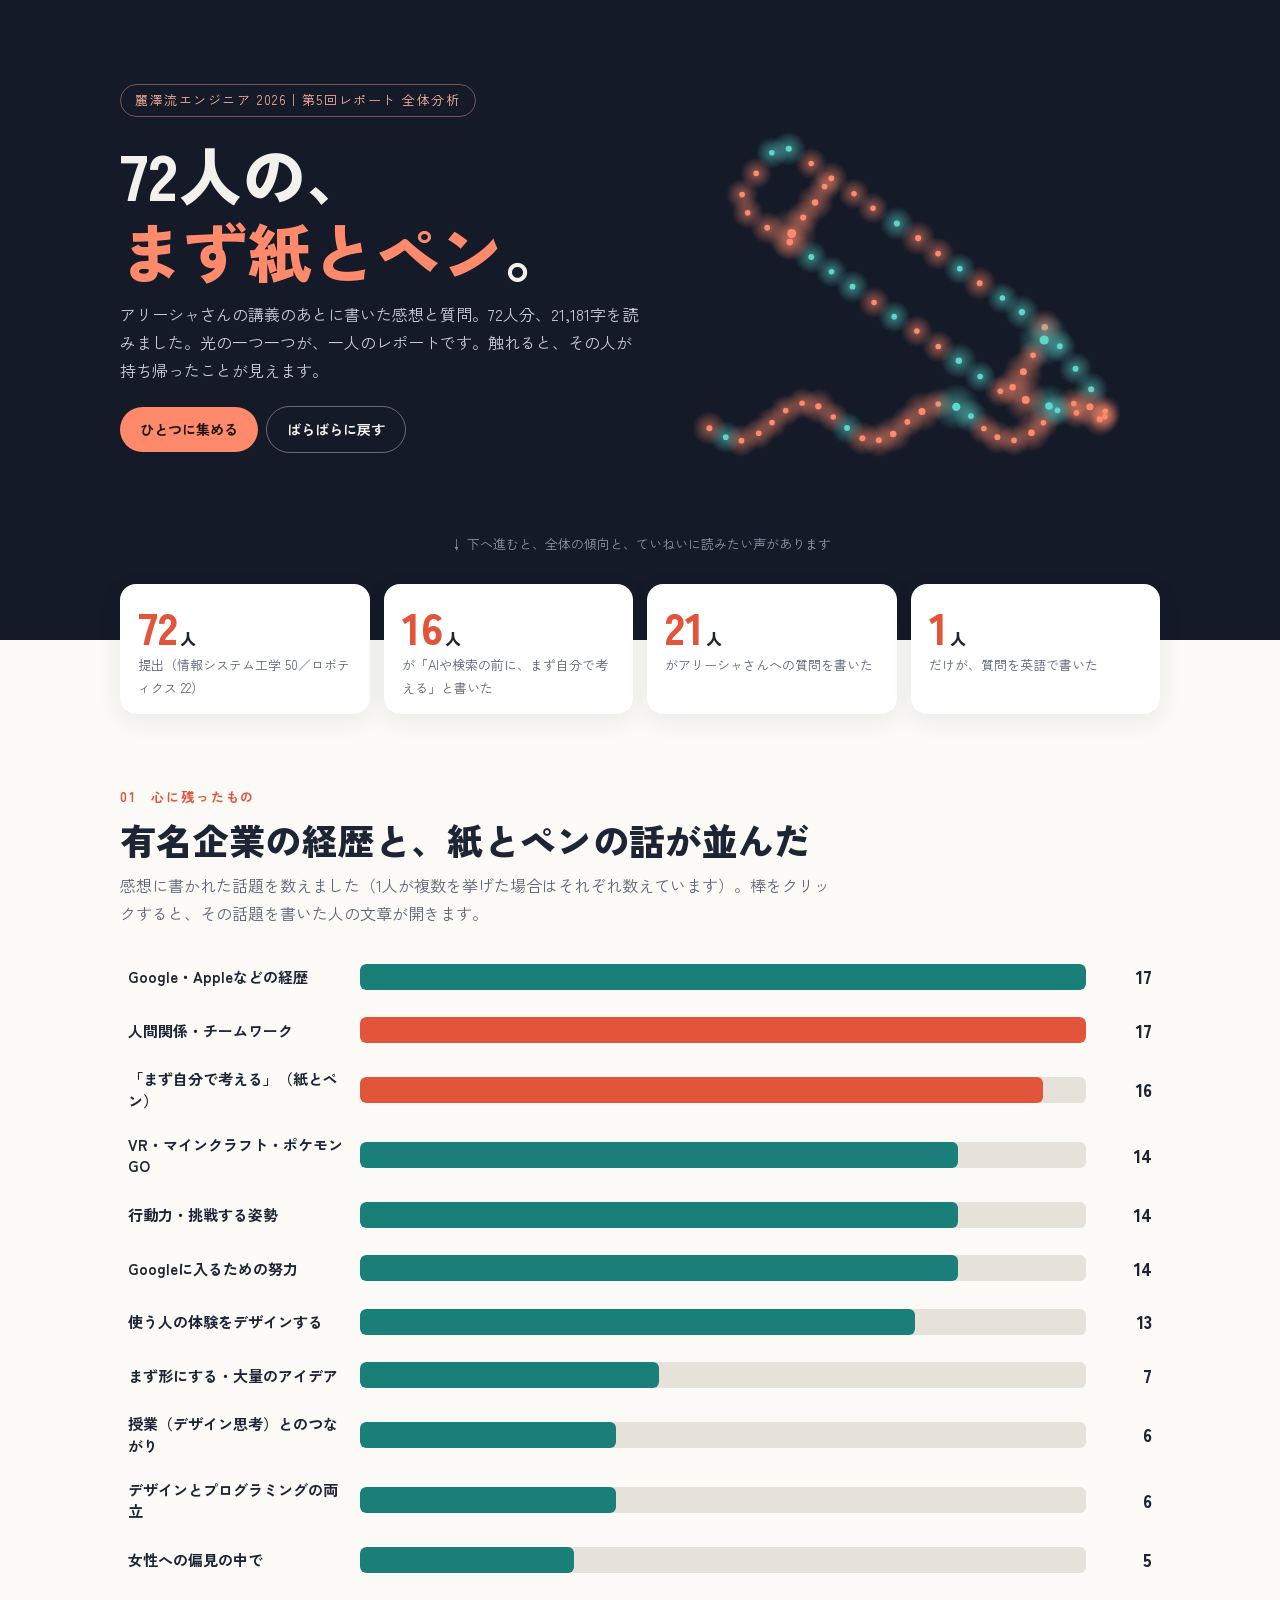
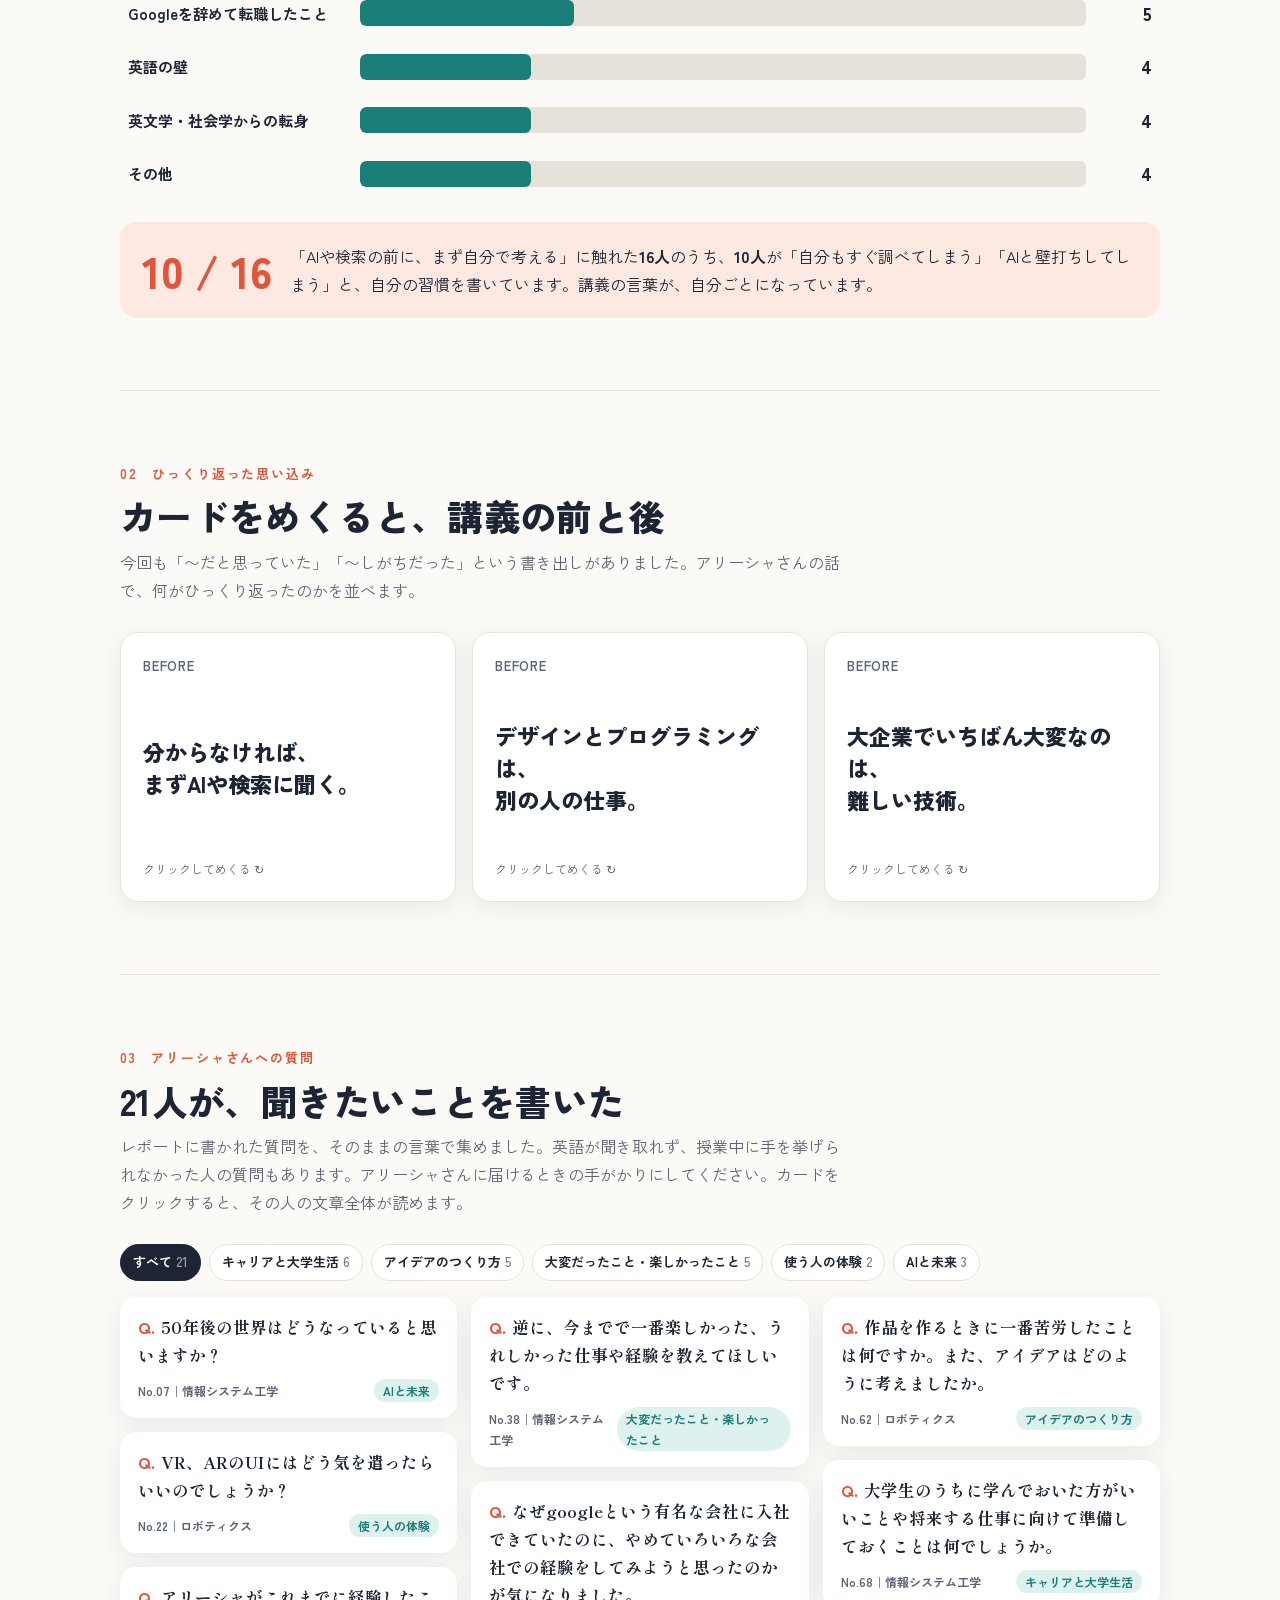
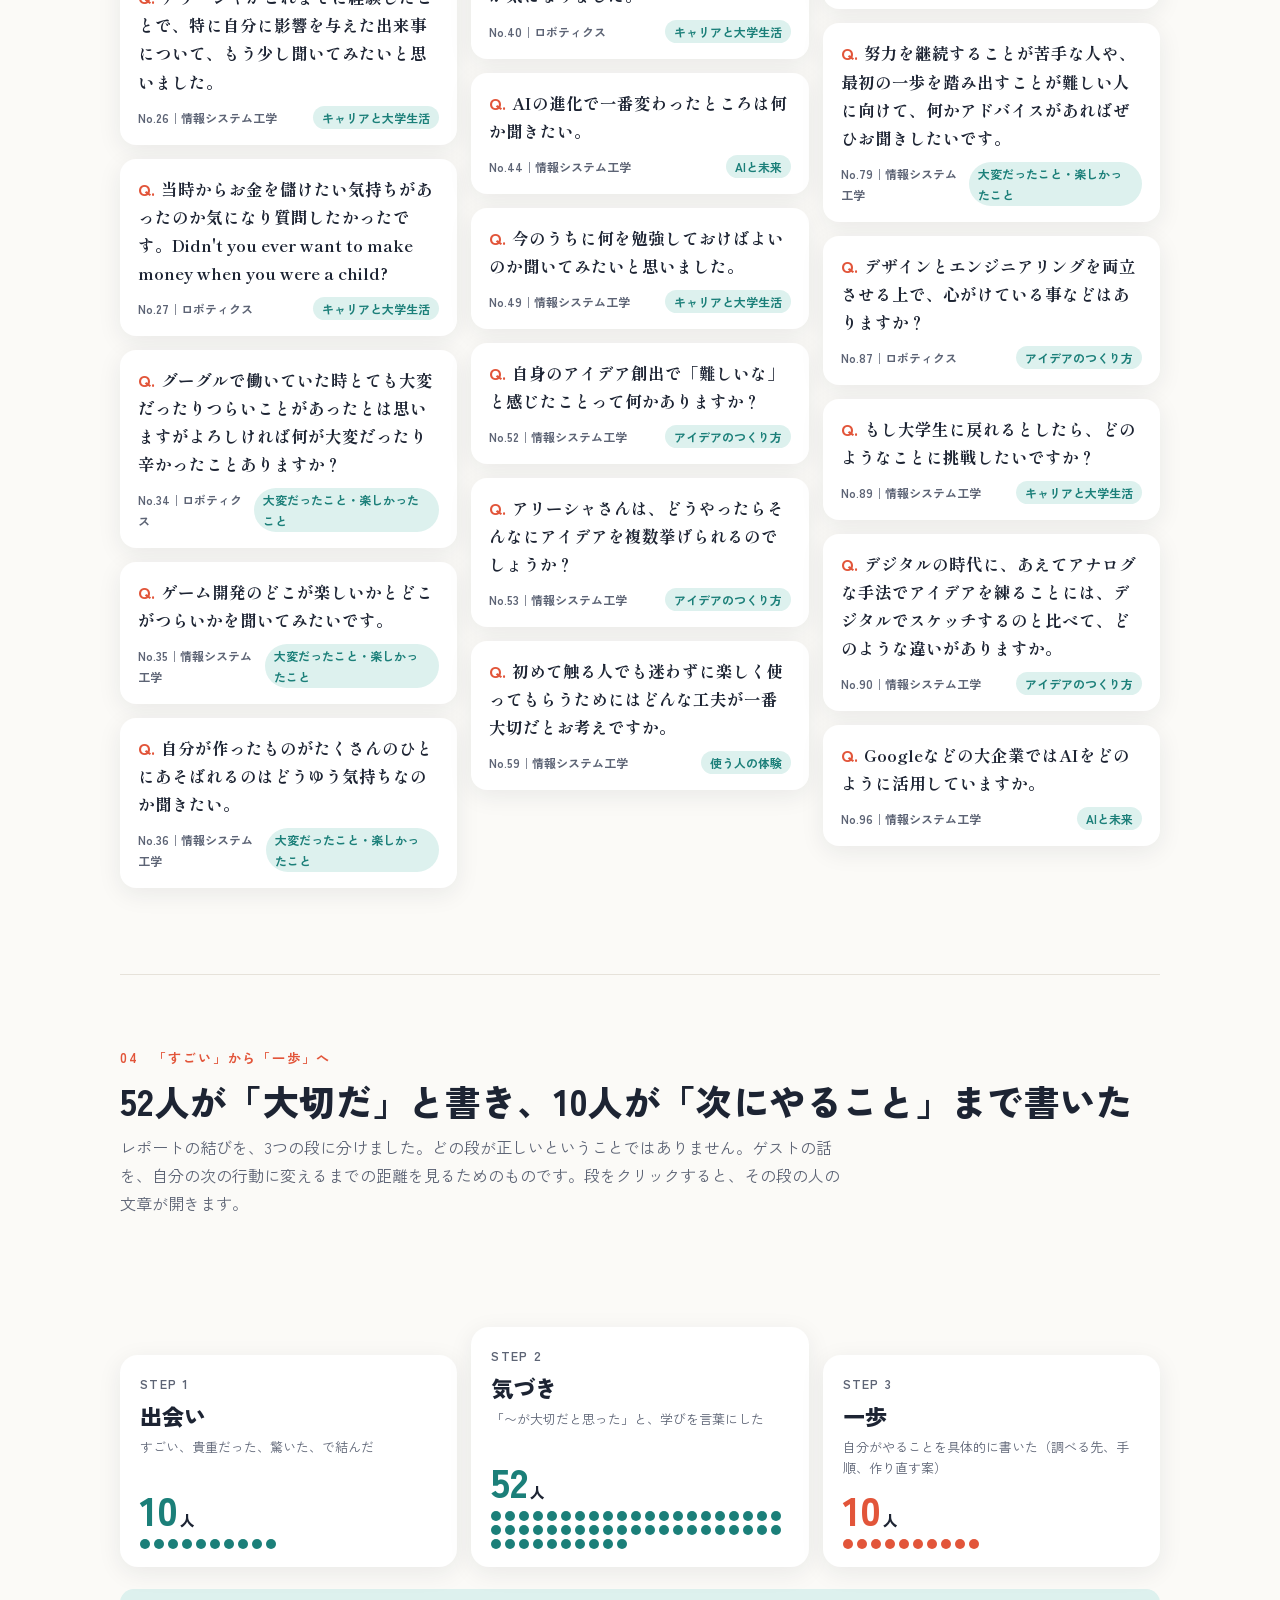
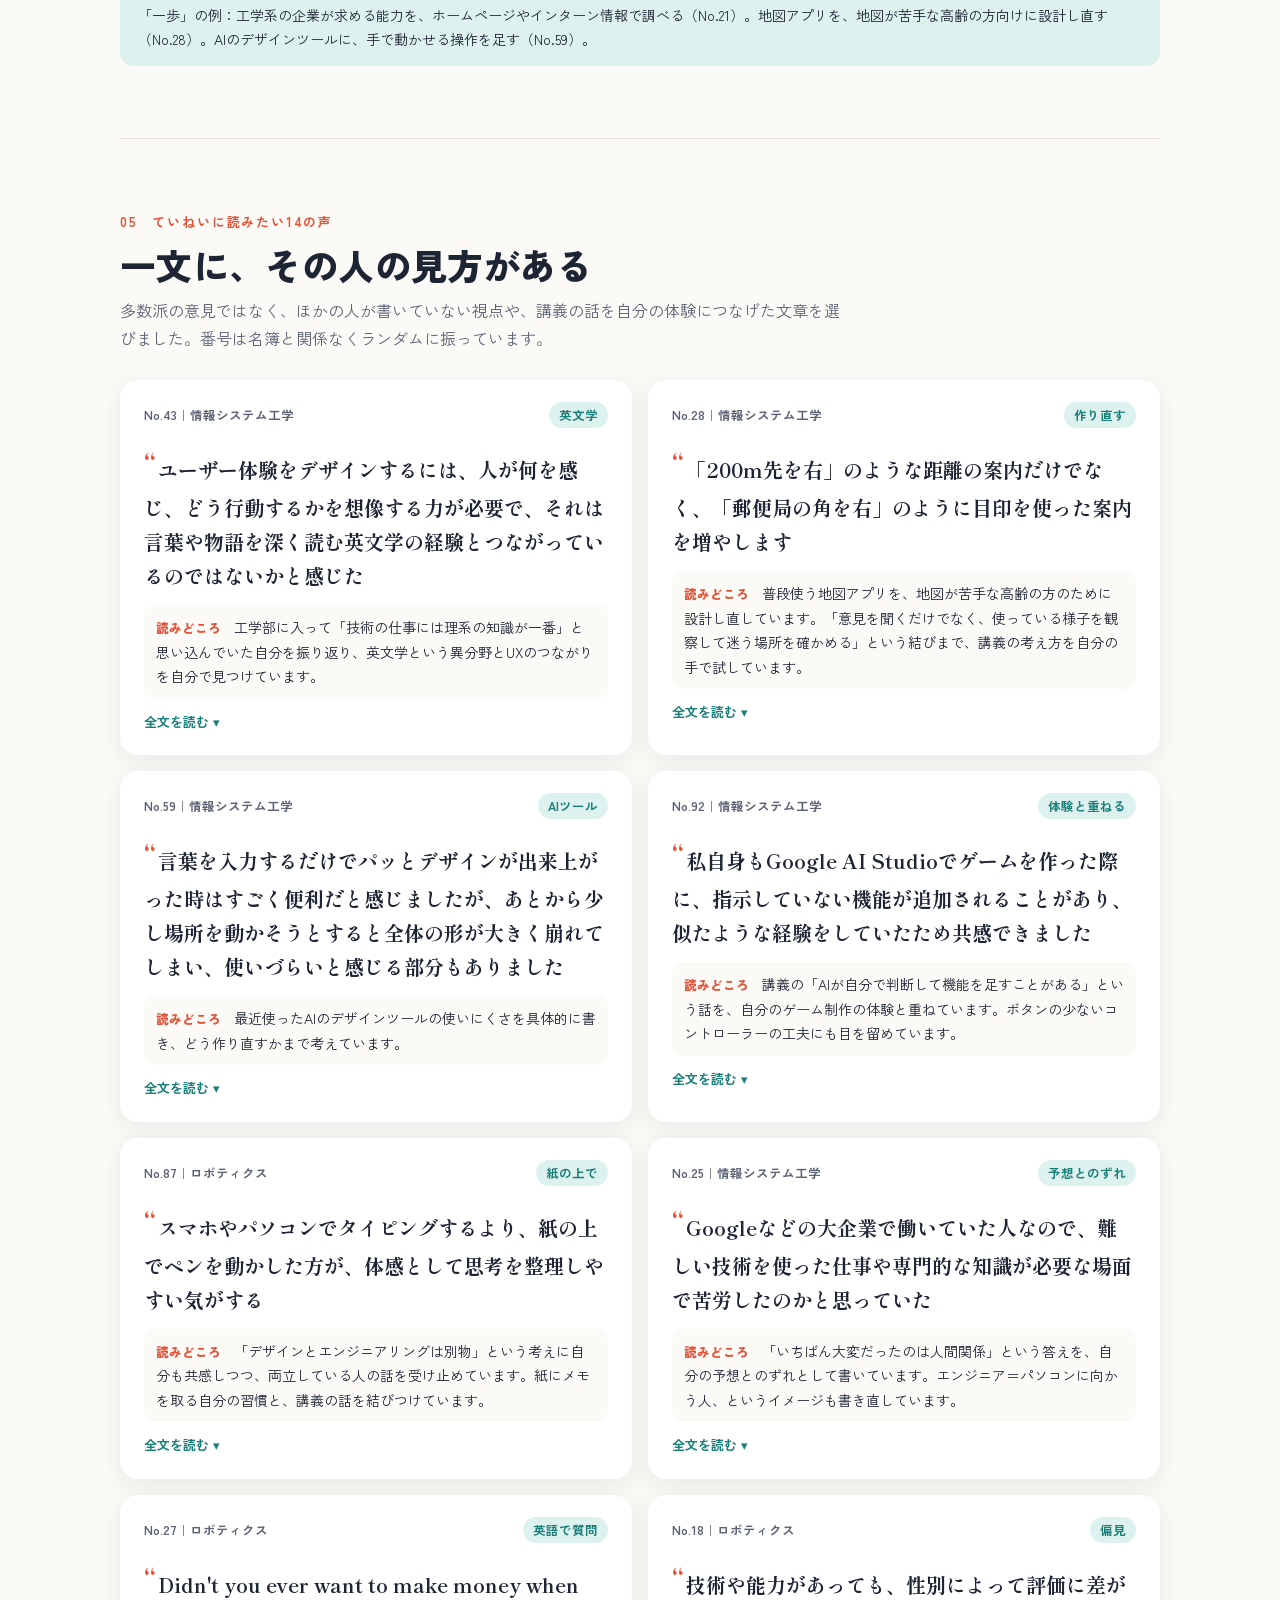
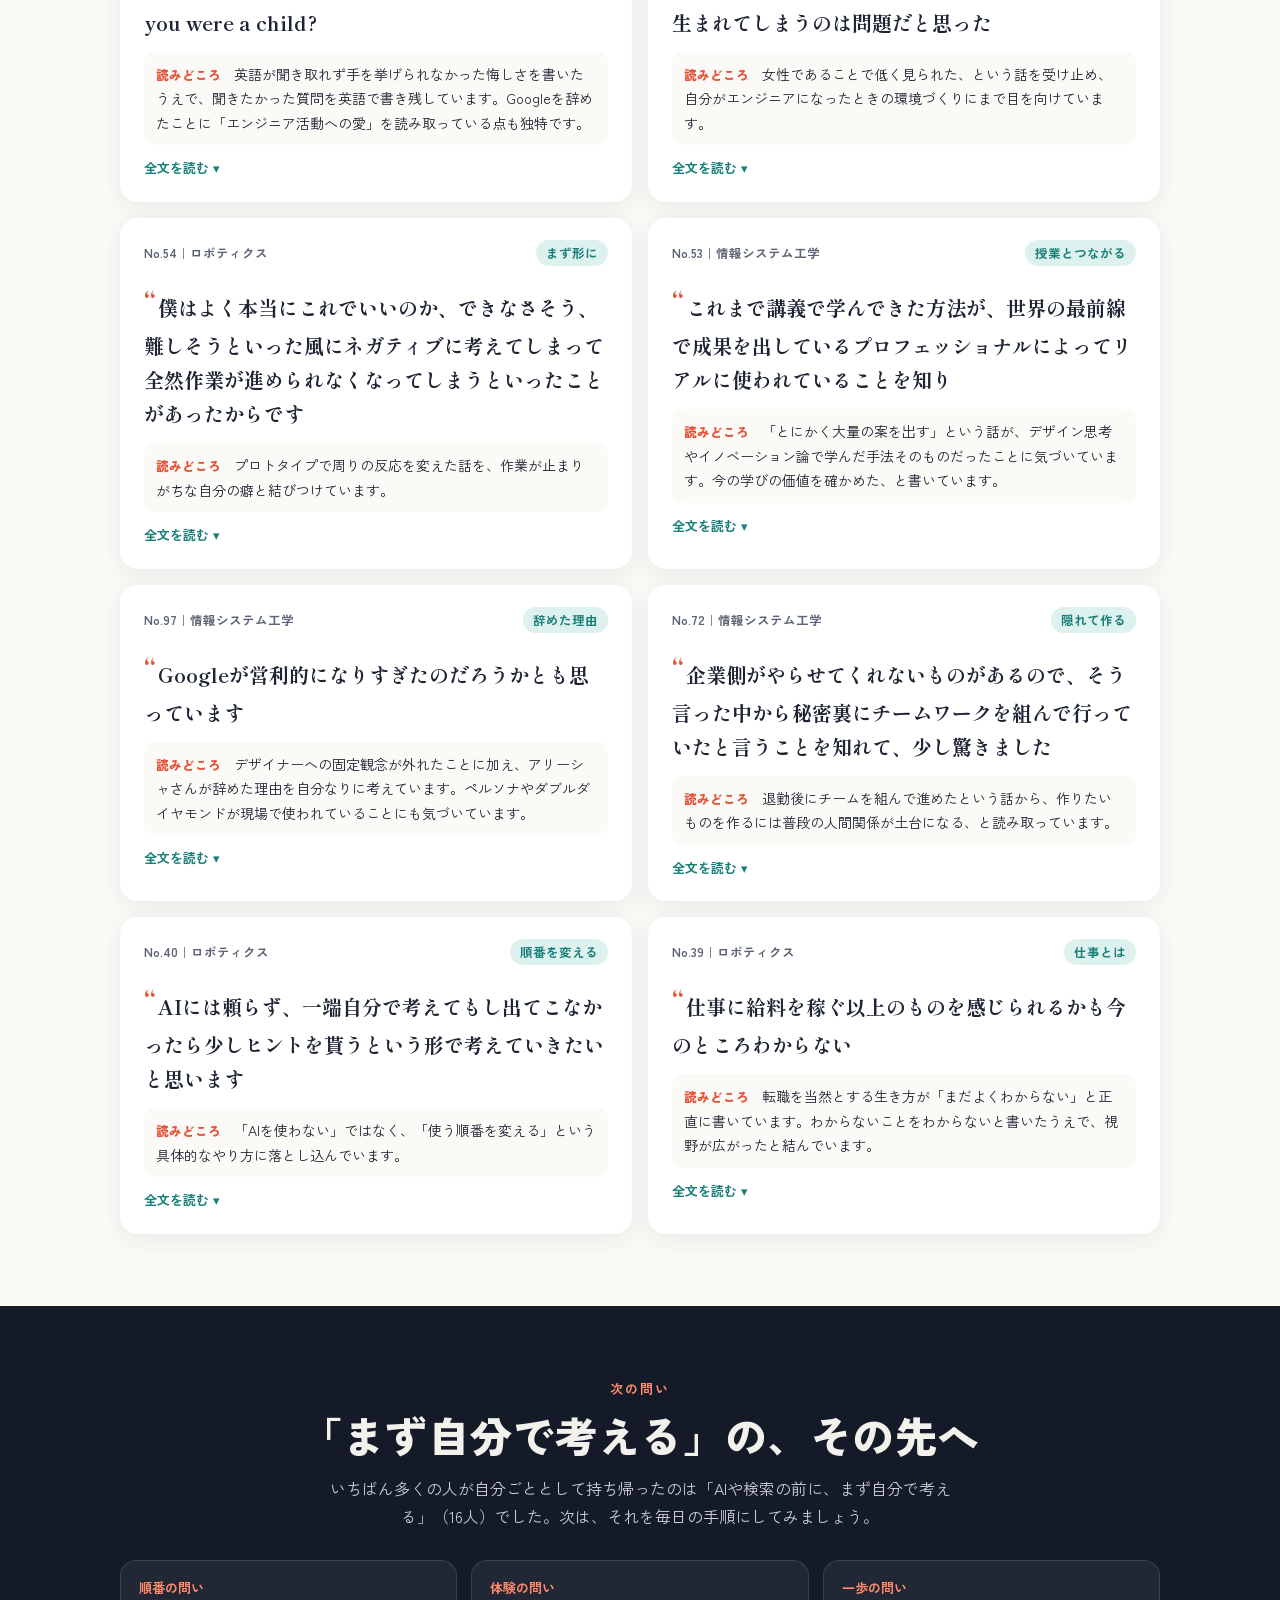
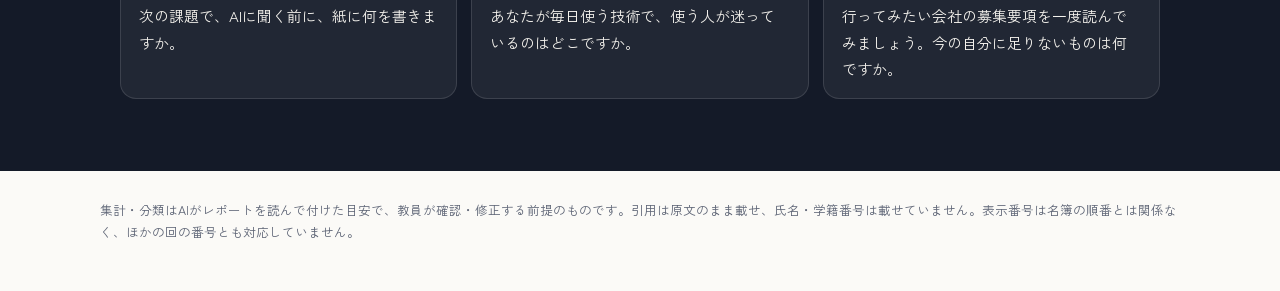
<file: assets/week07/week05-72-paper-and-pen-report.html>
<!doctype html>
<html lang="ja">
<head>
<meta charset="utf-8">
<meta name="viewport" content="width=device-width, initial-scale=1">
<title>72人の紙とペン</title>
<link rel="preconnect" href="https://fonts.googleapis.com">
<link rel="preconnect" href="https://fonts.gstatic.com" crossorigin>
<link href="https://fonts.googleapis.com/css2?family=Zen+Kaku+Gothic+New:wght@400;500;700;900&family=Shippori+Mincho:wght@500;700&display=swap" rel="stylesheet">
<style>
:root{
  --bg:#fbfaf7; --surface:#ffffff; --ink:#1d2433; --muted:#5d6475; --line:#e6e2da;
  --coral:#e2553a; --coral-soft:#fde8e2; --teal:#1b7f79; --teal-soft:#ddf1ee;
  --gold:#c98a14; --violet:#6c4fb3; --night:#141a28; --night-ink:#f3f1ec;
  --shadow:0 6px 24px rgba(29,36,51,.08);
}
@media (prefers-color-scheme: dark){
  :root:not([data-theme="light"]){
    --bg:#121722; --surface:#1a2130; --ink:#eef0f4; --muted:#a3abbb; --line:#2c3446;
    --coral:#ff7a5c; --coral-soft:#3a2420; --teal:#43c1b7; --teal-soft:#16302f;
    --gold:#e7b04a; --violet:#a58cf0; --night:#0b0f18; --night-ink:#f3f1ec;
    --shadow:0 6px 24px rgba(0,0,0,.35);
  }
}
:root[data-theme="dark"]{
  --bg:#121722; --surface:#1a2130; --ink:#eef0f4; --muted:#a3abbb; --line:#2c3446;
  --coral:#ff7a5c; --coral-soft:#3a2420; --teal:#43c1b7; --teal-soft:#16302f;
  --gold:#e7b04a; --violet:#a58cf0; --night:#0b0f18; --night-ink:#f3f1ec;
  --shadow:0 6px 24px rgba(0,0,0,.35);
}
*{box-sizing:border-box}
html{scroll-behavior:smooth}
body{margin:0;background:var(--bg);color:var(--ink);font-family:"Zen Kaku Gothic New",system-ui,sans-serif;line-height:1.75;font-size:16px;-webkit-font-smoothing:antialiased}
.wrap{max-width:1080px;margin:0 auto;padding:0 20px}
h2{font-size:clamp(24px,3.4vw,36px);line-height:1.35;margin:0 0 8px;font-weight:900;letter-spacing:.01em}
.kicker{font-size:13px;font-weight:700;letter-spacing:.14em;color:var(--coral);margin-bottom:6px}
.lead{color:var(--muted);margin:0 0 28px;max-width:720px}
section{padding:72px 0}
section+section{border-top:1px solid var(--line)}

/* hero */
.hero{position:relative;background:var(--night);color:var(--night-ink);min-height:640px;overflow:hidden;padding:0}
.hero canvas{position:absolute;inset:0;width:100%;height:100%}
.hero .copy{position:relative;z-index:2;padding:84px 20px 40px;max-width:1080px;margin:0 auto;pointer-events:none}
.hero .copy *{pointer-events:auto}
.hero .tag{display:inline-block;font-size:13px;letter-spacing:.12em;color:#ffb39f;border:1px solid rgba(255,179,159,.4);border-radius:999px;padding:4px 14px}
.hero h1{font-size:clamp(34px,6vw,64px);line-height:1.2;margin:18px 0 12px;font-weight:900}
.hero h1 em{font-style:normal;color:#ff8a6b}
.hero p{max-width:520px;color:#c9cdd8;margin:0 0 22px}
.btn{font:inherit;font-size:14px;font-weight:700;border:0;border-radius:999px;padding:10px 20px;cursor:pointer;background:#ff8a6b;color:#1b1310}
.btn.ghost{background:transparent;color:var(--night-ink);border:1px solid rgba(255,255,255,.35);margin-left:8px}
.hero .hint{position:absolute;z-index:2;left:0;right:0;bottom:84px;text-align:center;font-size:13px;color:#8d94a6}
.tip{position:absolute;z-index:5;pointer-events:none;max-width:280px;background:var(--surface);color:var(--ink);border-radius:12px;padding:10px 12px;font-size:13px;line-height:1.6;box-shadow:var(--shadow);opacity:0;transition:opacity .15s}
.tip b{color:var(--coral)}

/* stats */
.stats{display:grid;grid-template-columns:repeat(4,1fr);gap:14px;margin-top:-56px;position:relative;z-index:3}
.stat{background:var(--surface);border-radius:16px;padding:18px 18px 14px;box-shadow:var(--shadow)}
.stat .num{font-size:clamp(30px,4.4vw,44px);font-weight:900;line-height:1.1;color:var(--coral)}
.stat .num small{font-size:16px;margin-left:2px;color:var(--ink)}
.stat .lbl{font-size:13px;color:var(--muted);margin-top:4px}

/* bars */
.bars{display:flex;flex-direction:column;gap:10px}
.bar{display:grid;grid-template-columns:220px 1fr 54px;gap:12px;align-items:center;cursor:pointer;border-radius:10px;padding:6px 8px;transition:background .2s}
.bar:hover,.bar.on{background:var(--teal-soft)}
.bar .name{font-weight:700;font-size:15px;line-height:1.45}
.bar .track{height:26px;background:var(--line);border-radius:6px;overflow:hidden}
.bar .fill{height:100%;width:0;border-radius:6px;background:var(--teal);transition:width 1.1s cubic-bezier(.2,.8,.2,1)}
.bars.gold .fill{background:var(--gold)}
.bar.hot .fill,.bars.gold .bar.hot .fill{background:var(--coral)}
.bar .cnt{font-weight:900;font-size:18px;text-align:right}
.callout{display:flex;gap:18px;align-items:center;background:var(--coral-soft);border-radius:16px;padding:20px 22px;margin:26px 0 0}
.callout .big{font-size:44px;font-weight:900;color:var(--coral);line-height:1;white-space:nowrap}
.drawer{margin-top:18px;display:none}
.drawer.open{display:block}
.drawer h3{font-size:16px;margin:0 0 10px}
.mini{display:grid;grid-template-columns:repeat(auto-fill,minmax(250px,1fr));gap:10px}
.mini .m{background:var(--surface);border:1px solid var(--line);border-radius:12px;padding:12px 14px;font-size:13.5px;line-height:1.7;cursor:pointer}
.mini .m .id{font-size:12px;color:var(--muted);font-weight:700}

/* flips */
.flips{display:grid;grid-template-columns:repeat(3,1fr);gap:16px}
.flip{perspective:1000px;height:270px;cursor:pointer}
.flip .in{position:relative;width:100%;height:100%;transition:transform .7s cubic-bezier(.3,.7,.2,1);transform-style:preserve-3d}
.flip.on .in{transform:rotateY(180deg)}
.flip .f,.flip .b{position:absolute;inset:0;backface-visibility:hidden;border-radius:18px;padding:22px;display:flex;flex-direction:column;justify-content:space-between}
.flip .f{background:var(--surface);box-shadow:var(--shadow);border:1px solid var(--line)}
.flip .b{background:var(--teal);color:#fff;transform:rotateY(180deg)}
.flip .q{font-size:13px;color:var(--muted);font-weight:700;letter-spacing:.06em}
.flip .b .q{color:rgba(255,255,255,.75)}
.flip .t{font-size:22px;font-weight:900;line-height:1.45}
.flip .n{font-size:13px}
.flip .n b{font-size:30px;font-weight:900;margin-right:4px}
.flip .tap{font-size:12px;color:var(--muted)}

/* question wall */
.chips{display:flex;flex-wrap:wrap;gap:8px;margin-bottom:16px}
.chip{font:inherit;font-size:13px;font-weight:700;border:1px solid var(--line);background:var(--surface);color:var(--ink);border-radius:999px;padding:6px 12px;cursor:pointer}
.chip.on{background:var(--ink);color:var(--bg);border-color:var(--ink)}
.chip .c{opacity:.6;margin-left:4px;font-weight:500}
.qwall{columns:3 260px;column-gap:14px}
.qc{break-inside:avoid;display:inline-block;width:100%;margin:0 0 14px;background:var(--surface);border-radius:16px;box-shadow:var(--shadow);padding:16px 18px;cursor:pointer}
.qc.hide{display:none}
.qc .qt{font-family:"Shippori Mincho",serif;font-weight:700;font-size:16.5px;line-height:1.7}
.qc .qt::before{content:"Q.";font-family:"Zen Kaku Gothic New",sans-serif;font-weight:900;color:var(--coral);margin-right:6px}
.qc .qm{display:flex;justify-content:space-between;align-items:center;gap:8px;margin-top:10px;font-size:12px;color:var(--muted);font-weight:700}
.qc .cat{background:var(--teal-soft);color:var(--teal);border-radius:999px;padding:1px 9px}
.qc .full{display:none;margin-top:10px;font-size:13px;color:var(--muted);white-space:pre-wrap;border-top:1px solid var(--line);padding-top:10px}
.qc.open .full{display:block}

/* stairs */
.stairs{display:grid;grid-template-columns:repeat(3,1fr);gap:14px;align-items:end}
.step{background:var(--surface);border-radius:18px;box-shadow:var(--shadow);padding:18px 20px;cursor:pointer;outline:2px solid transparent;transition:outline-color .2s}
.step:hover,.step.on{outline-color:var(--ink)}
.step:nth-child(1){margin-top:110px}
.step:nth-child(2){margin-top:55px}
.step .lv{font-size:12.5px;font-weight:700;letter-spacing:.1em;color:var(--muted)}
.step .nm{font-size:22px;font-weight:900;margin:2px 0}
.step .d{font-size:13px;color:var(--muted);line-height:1.6;min-height:42px}
.step .ct{font-size:40px;font-weight:900;line-height:1.1;margin-top:8px;color:var(--teal)}
.step:nth-child(3) .ct{color:var(--coral)}
.step .ct small{font-size:15px;color:var(--ink);margin-left:2px}
.step .dots{display:flex;flex-wrap:wrap;gap:4px;margin-top:8px}
.step .dots span{width:10px;height:10px;border-radius:50%;background:var(--teal)}
.step:nth-child(3) .dots span{background:var(--coral)}
.note{font-size:14px;color:var(--ink);background:var(--teal-soft);border-radius:14px;padding:14px 18px;margin-top:22px}

/* voices */
.vgrid{display:grid;grid-template-columns:repeat(2,1fr);gap:16px}
.vc{background:var(--surface);border-radius:18px;padding:22px 24px;box-shadow:var(--shadow);display:flex;flex-direction:column;gap:12px}
.vc .top{display:flex;justify-content:space-between;align-items:center;font-size:12.5px;color:var(--muted);font-weight:700}
.vc .badge{background:var(--teal-soft);color:var(--teal);border-radius:999px;padding:2px 10px}
.vc blockquote{margin:0;font-family:"Shippori Mincho",serif;font-size:20px;line-height:1.7;font-weight:700}
.vc blockquote::before{content:"“";color:var(--coral);font-size:30px;margin-right:2px}
.vc .cm{font-size:14px;color:var(--ink);background:var(--bg);border-radius:10px;padding:10px 12px}
.vc .cm::before{content:"読みどころ　";font-weight:900;color:var(--coral);font-size:12.5px}
.vc button{align-self:flex-start;font:inherit;font-size:13px;background:none;border:0;color:var(--teal);font-weight:700;cursor:pointer;padding:0}
.vc .full{display:none;font-size:13.5px;color:var(--muted);white-space:pre-wrap}
.vc.open .full{display:block}

.close{background:var(--night);color:var(--night-ink);text-align:center}
.close h2{font-size:clamp(26px,4vw,42px)}
.close p{color:#c9cdd8;max-width:640px;margin:10px auto 0}
.close .kicker{color:#ff8a6b}
.qs{display:grid;grid-template-columns:repeat(3,1fr);gap:14px;margin-top:30px;text-align:left}
.qs div{background:rgba(255,255,255,.06);border:1px solid rgba(255,255,255,.12);border-radius:16px;padding:16px 18px;font-size:15px}
.qs b{display:block;color:#ff8a6b;font-size:13px;margin-bottom:4px}
.foot{font-size:12.5px;color:var(--muted);padding:28px 0 48px}
.reveal{opacity:0;transform:translateY(18px);transition:opacity .8s, transform .8s}
.reveal.in{opacity:1;transform:none}

@media (max-width:860px){
  .stats{grid-template-columns:repeat(2,1fr)}
  .flips{grid-template-columns:1fr}
  .stairs{grid-template-columns:1fr}
  .step:nth-child(n){margin-top:0}
  .vgrid{grid-template-columns:1fr}
  .qs{grid-template-columns:1fr}
  .bar{grid-template-columns:130px 1fr 40px}
  .bar .name{font-size:13px}
}
@media (prefers-reduced-motion: reduce){*{transition:none!important}}
</style>
</head>
<body>

<header class="hero" id="top">
  <canvas id="sky"></canvas>
  <div class="copy">
    <span class="tag" id="tag"></span>
    <h1 id="h1"></h1>
    <p id="intro"></p>
    <button class="btn" id="gather">ひとつに集める</button><button class="btn ghost" id="scatter">ばらばらに戻す</button>
  </div>
  <div class="hint">↓ 下へ進むと、全体の傾向と、ていねいに読みたい声があります</div>
  <div class="tip" id="tip"></div>
</header>

<div class="wrap">
  <div class="stats reveal" id="stats"></div>
  <div id="main"></div>
</div>

<section class="close">
  <div class="wrap">
    <div class="kicker">次の問い</div>
    <h2 id="closeH"></h2>
    <p id="closeP"></p>
    <div class="qs" id="closeQs"></div>
  </div>
</section>
<div class="wrap foot" id="foot"></div>

<script>
const DATA = {"meta": {"tag": "麗澤流エンジニア 2026｜第5回レポート 全体分析", "h1": "72人の、<br><em>まず紙とペン</em>。", "intro": "アリーシャさんの講義のあとに書いた感想と質問。72人分、21,181字を読みました。光の一つ一つが、一人のレポートです。触れると、その人が持ち帰ったことが見えます。", "shape": "pencil"}, "stats": [{"n": 72, "lbl": "提出（情報システム工学 50／ロボティクス 22）"}, {"n": 16, "lbl": "が「AIや検索の前に、まず自分で考える」と書いた"}, {"n": 21, "lbl": "がアリーシャさんへの質問を書いた"}, {"n": 1, "lbl": "だけが、質問を英語で書いた"}], "students": [{"id": "01", "dept": "ロボ", "imp": ["A"], "step": 3, "vision": "まず自分で考え、その後にAIを活用することで、自分らしい新しいアイデアを生み出していきたいと思いました", "text": "私は何か新しいことに挑戦しようと思ったとき、AIやGoogle検索を使って情報を集めることが多いです。しかし、今回の講義を聞いて、まずは他の人のアイデアや情報を取り入れず、自分の考えだけで作りたいものを形にすることが大切だと感じました。最初からAIや検索に頼ってしまうと、自分では思いつかなかった発想に影響され、自由なアイデアが生まれにくくなると思います。AIに簡単に質問できる今だからこそ、すぐに答えを求めるのではなく、紙とペンを使って自分の頭で考える時間を大切にしたいです。まず自分で考え、その後にAIを活用することで、自分らしい新しいアイデアを生み出していきたいと思いました。"}, {"id": "03", "dept": "情報", "imp": ["C", "F", "V", "K"], "step": 2, "vision": "自分も実際にそれをやるとなった時に諦めずに継続できる力をつけたいと思った", "text": "今回、アリーシャの話を聞いてGoogleやApple、Nianticなどの世界的に有名な企業で働くことの大変さをすごく感じた。女性という社会的に弱い立場から自分のやりたいことに信念を持って仕事に向き合う姿勢がとても凄いと思った。実際の空間に3Dでブロックを表示させたりする映像はどれだけの技術力と努力が必要だったのか想像もつかないぐらいだった。自分も実際にそれをやるとなった時に諦めずに継続できる力をつけたいと思った。"}, {"id": "05", "dept": "情報", "imp": ["L", "G", "K"], "step": 2, "vision": "Googleに就職したいから、その募集の条件みたいなのを調べてできないことをできるように努力するところを本当に尊敬しました", "text": "自分が授業でやっていたことは同じようにプロの人というか、アリーシャさんのようなすごい人も同様に行う手順を学んでいたのかと驚くと同時に、スライドで実際にした時のメモを見せていただいた時に、手順一つ一つの熱量や書く量が自分が今までしたのとは比べものにならないくらい多くて、アリーシャさんを目標にしたいと感じました。その熱量も目標にしたいですが、僕は何より行動力と目標を目指す力が素晴らしいと感じました。Googleに就職したいから、その募集の条件みたいなのを調べてできないことをできるように努力するところを本当に尊敬しました。"}, {"id": "07", "dept": "情報", "imp": ["X"], "step": 1, "vision": "世の中には様々な人がいるのだなぁと思いました。", "text": "世の中には様々な人がいるのだなぁと思いました。\n\n質問したいこととしては、「50年後の世界はどうなっていると思いますか？」ですね。今から50年後となると西暦2076年となる訳ではありますが、その頃にはきっと我々の社会も今から大きな変化を強いられていると思うのです。2026年と1976年が最早別の世界のようなものであるように、2026年と2076年も全く違った物になるでしょう。それについての予想を聴いてみたいです"}, {"id": "08", "dept": "情報", "imp": ["D", "C"], "step": 1, "vision": "その昔の価値観をなくしてどちらの役割にも就ていると聞いてとても感銘を受けました", "text": "アリーシャさんの肩書や幼少期の出来事について詳しく学べました。昔のエンジニアとデザイナーは両立できずどちらか片方にしか属せなかったそうなのですが、その昔の価値観をなくしてどちらの役割にも就ていると聞いてとても感銘を受けました。また、GoogleやポケモンGOにも所属していた経験があり、その時にはどんなプロセスを踏んで開発やアイディアを出してきたのかを知ることができてとても貴重な体験をすることができました。"}, {"id": "11", "dept": "ロボ", "imp": ["X"], "step": 2, "vision": "人間だからこそ生み出せる面白さや感情を動かす要素は大切だと感じた", "text": "アリーシャのように大手企業に勤めている人の話を聞いて、AIが作っているゲームには、人間が作っているゲームと比べて何かが足りないということが分かった。AIは短時間で多くのアイデアを出したり、効率よくゲームを作ったりすることができる。しかし、人間が作るゲームには、プレイヤーを楽しませたいという思いや、細かい部分へのこだわり、作り手ならではの工夫が込められていると思う。技術が進歩してAIでできることが増えても、人間だからこそ生み出せる面白さや感情を動かす要素は大切だと感じた。AIと人間にはそれぞれの良さがあり、うまく組み合わせることがこれからのゲーム制作に必要だと思った。"}, {"id": "12", "dept": "情報", "imp": ["C"], "step": 1, "vision": "環境の違いに適応しながらも、エンジニアとしての軸をブレさせずに進化し続ける柔軟性と飽くなき挑戦心", "text": "GoogleとAppleという世界最高峰のテック企業2社でエンジニアを務めたアリーシャさんの経験談は、非常に刺激的で深い示唆に富んでいました。特に印象的だったのは、両社の「文化やアプローチの違い」です。データの分析を徹底してプロダクトを磨き上げるGoogleと、ユーザー体験と洗練されたデザインの細部に徹底してこだわるApple。それぞれの異なる強みや開発哲学を、最前線の現場で体現してきた彼女の言葉には圧倒的な説得力がありました。環境の違いに適応しながらも、エンジニアとしての軸をブレさせずに進化し続ける柔軟性と飽くなき挑戦心は、職種を問わず、変化の激しい現代を生きるすべてのビジネスパーソンにとって大きな励みとなるものでした。"}, {"id": "13", "dept": "情報", "imp": ["A"], "step": 3, "vision": "まず紙とペンで自分なりのアイデアを形にし、そのあとで足りない部分を調べたり、AIに相談したりする順番を実践したいと思いました", "text": "まず印象に残ったのは、新しいものを生み出す人ほど最初から答えを探しに行かないという姿勢です。私は何かしようと思うと、すぐにAIやGoogleで検索してしまいがちです。しかし、先に他人の情報を取り入れると、どうしてもそれに引っ張られて自分らしい発想が出にくくなると感じました。そこで今後は、自分が何かを作りたいときに、まず紙とペンで自分なりのアイデアを形にし、そのあとで足りない部分を調べたり、AIに相談したりする順番を実践したいと思いました。AIに気軽に聞ける今だからこそ、自分の頭で考える力が大切になると思います。"}, {"id": "15", "dept": "ロボ", "imp": ["F", "C", "H"], "step": 2, "vision": "回りの偏見に惑わされず自分の意志を突き通すことが大事", "text": "私はアリーシャさんの話を聞いて最初に感じたことは、回りの偏見に惑わされず自分の意志を突き通すことが大事にすることが自分の未来の選択肢を広がることにつながるのではないかと感じました。また、appleやgoogleで働いていた人の話を聞けたことはとても貴重な経験になったと思いました。チームの活動が社会に出てからも重要であるということがよりわかる話だったと思いました。さらに、閃いたアイデアをわかりやすく教えられる技術がなければいけないと私は感じました。"}, {"id": "16", "dept": "情報", "imp": ["A", "H", "E"], "step": 2, "vision": "まず自分自身で考え、アイデアを形にすることが大切だと感じました", "text": "アリーシャの話を自動翻訳や洋さんの翻訳を聞いて、何か新しいものを作るときには、最初からAIやインターネットの情報に頼るのではなく、まず自分自身で考え、アイデアを形にすることが大切だと感じました。また、一人で制作するだけでなく、他の人と意見を交換し、協力することで、自分では思いつかなかった発想や新しい可能性が生まれることも学びました。特に、身近なアイデアでも工夫や技術によって多くの人が楽しめるものに発展するという点が印象に残りました。今後は今回学んだことを活かし、自分の発想を大切にしながら、失敗を恐れずさまざまなことに挑戦していきたいと思いました。"}, {"id": "17", "dept": "ロボ", "imp": ["E", "C", "V"], "step": 1, "vision": "第3回に続き今回もゲストの話を聞くことができて、とてもためになる講義だった", "text": "英語がとても苦手で、アリーシャが話していた内容はほとんど聞き取れなかったが、翻訳をしながら進めてくれていたため内容を理解することができた。アリーシャがGoogleやAppleなど、有名な様々な会社に勤めていた経験があることにとても驚いた。また、マインクラフトに関する話や、実際にシミュレーションをした動画についてもとても興味を持てる内容だったと感じた。第3回に続き今回もゲストの話を聞くことができて、とてもためになる講義だった。"}, {"id": "18", "dept": "ロボ", "imp": ["C", "V", "F"], "step": 2, "vision": "技術や能力があっても、性別によって評価に差が生まれてしまうのは問題だと思った", "text": "アリーシャの話を聞いて、Googleやナイアンティックなどの有名な企業で働いてきた経歴がとてもすごいと感じた。Googleは誰もが知っているし、ナイアンティックはポケモンGOをやっているから普段お世話になっています。印象に残ったのは男性が多いエンジニアの世界で、女性という理由だけで少し低く見られることがあるという話だった。技術や能力があっても、性別によって評価に差が生まれてしまうのは問題だと思った。また、そのような環境の中でもさまざまな企業で活躍してきたことから、努力や挑戦することの大切さを学んだ。自分もこれからエンジニアを目指す中で、まずは性別などに関係なく能力を発揮できる環境作りにも目を向けて考えてみたいと思った。"}, {"id": "19", "dept": "情報", "imp": ["C"], "step": 1, "vision": "基礎をしっかり固めてスキルを磨いていくことが大切なんだと改めて思いました", "text": "Googleという企業名を聞くと、普段何気なく使っている検索エンジンやスマートフォンなどのテクノロジーが、私たちの生活や勉強にどれほど深く関わっているのかを改めて実感させられます。内容はすっかり忘れてしまいましたが、世界中から優秀な人が集まる最先端の環境で働いているという話を聞くだけでも、すごく刺激的でカッコいいことだなと感じました。\n\n自分自身もいま、プログラミングやゲーム制作の勉強に少しずつ取り組んでいるので、いつかはこうした巨大な技術やシステムを支えるような、影響力のあるものを作ってみたいという憧れがあります。普段の授業や地道な課題は大変なことも多いですが、基礎をしっかり固めてスキルを磨いていくことが大切なんだと改めて思いました。目の前の目標に向かって、一歩ずつ頑張っていきたいです。"}, {"id": "20", "dept": "ロボ", "imp": ["V", "H"], "step": 2, "vision": "専門的な知識だけでなく、コミュニケーション能力や周りの人と協力する力も身につける必要があると感じました", "text": "今回のお話を聞いて、ポケモンGOを開発している会社の仕事内容や、世界中の人に楽しんでもらえるサービスを提供していることに興味を持ちました。特に、さまざまな国の人が働いており、異なる文化や考え方を持つ人たちと協力して仕事を進めていることが印象に残りました。私も将来は、自分の大学で学んだ知識や技術を生かして、会社の一員として多くの人の役に立つ仕事をしたいと思いました。また、将来働くためには専門的な知識だけでなく、コミュニケーション能力や周りの人と協力する力も身につける必要があると感じました。"}, {"id": "21", "dept": "ロボ", "imp": ["G"], "step": 3, "vision": "工学に関わる企業が今どのような能力を求めているのかを、企業のホームページやインターンシップ情報などを通して調べていきたいです", "text": "アリーシャさんのお話を聞いて、自分が働きたい企業に入るためには、その企業が求めている能力を身につけ、それをきちんとアピールできるかが重要だと学びました。これまでは授業の課題や単位の取得ばかりに意識が向いていましたが、将来を見据えて行動する大切さに気づかされました。これからは、工学に関わる企業が今どのような能力を求めているのかを、企業のホームページやインターンシップ情報などを通して調べていきたいです。そして、その情報を意識しながら授業や研究、アルバイトなど日々の活動に取り組み、自分の強みとして語れる経験を積み重ねていきたいと考えています。"}, {"id": "22", "dept": "ロボ", "imp": ["V", "P", "A"], "step": 2, "vision": "デジタル技術を扱う仕事でも、アナログな方法が発想につながることを知り、興味を持ちました", "text": "今回の講義では、ゲストの方からVR、ARの技術の開発に携わった経験などについての話を聞くことができました。特に印象に残ったのは、アイデアを出す際にデジタルだけに頼らず、実際に紙に書いたり、ものを作ったりしていたことです。デジタル技術を扱う仕事でも、アナログな方法が発想につながることを知り、興味を持ちました。私も今後、何かを考えたり開発したりするときには、一つの方法にこだわらず、さまざまな方法を試しながらアイデアを形にしていきたいと思いました。\n質問：VR、ARのUIにはどう気を遣ったらいいのでしょうか？ただ画面に表示するのとはわけが違うので気になりました。"}, {"id": "24", "dept": "情報", "imp": ["G", "H"], "step": 2, "vision": "自分も調べて有名な企業に入るためにしてきたことが自分にもできることだと思った", "text": "アリーシャがGoogleに入るために勉強してきたことがとても理解できた。自分も調べて有名な企業に入るためにしてきたことが自分にもできることだと思ったので、どういったことが必要なのかを調べていく必要があると思った。アリーシャの話を聞いて仕事をする上で情報の伝達ができないと休んだときや何かあった時にグループに迷惑がかかることが前から理解していたが、より実感することができたのでとてもいい経験になったと思いました。"}, {"id": "25", "dept": "情報", "imp": ["H"], "step": 2, "vision": "どれだけ技術や知識があっても、周りの人とうまくやっていくのは簡単ではないのだと思った", "text": "アリーシャさんの話を聞いて、一番印象に残ったのは、今までの仕事で一番大変だったことが人間関係だったという話。Googleなどの大企業で働いていた人なので、難しい技術を使った仕事や専門的な知識が必要な場面で苦労したのかと思っていた。そのため、人間関係が一番大変だったというのは意外だった。どれだけ技術や知識があっても、周りの人とうまくやっていくのは簡単ではないのだと思った。また、エンジニアはパソコンに向かって作業するイメージが強かったが、実際には人と関わることも多いのだと感じた。自分も将来はエンジニアの仕事に興味があるので、プログラミングなどの勉強だけでなく、人との関わり方も大切にしていきたいと思った。"}, {"id": "26", "dept": "情報", "imp": ["X"], "step": 2, "vision": "自分の当たり前が他の人にとっても当たり前とは限らないため、相手の立場になって考えることが大切だと思いました", "text": "アリーシャの話を聞いて、自分とは異なる環境や考え方を持つ人の経験を知ることは、とても大切だと感じました。自分の普段の生活では、身近な人たちや環境を基準に物事を考えてしまっていたが、今回の話を通して、さまざまな価値観や文化があることを改めて知ることができました。また、自分の当たり前が他の人にとっても当たり前とは限らないため、相手の立場になって考えることが大切だと思いました。アリーシャがこれまでに経験したことで、特に自分に影響を与えた出来事について、もう少し聞いてみたいと思いました。"}, {"id": "27", "dept": "ロボ", "imp": ["E", "T"], "step": 2, "vision": "自分との方向性が違うから辞めるという行動力にエンジニア活動への愛が表れていたように見えました", "text": "もっと英語が聞き取れるようになりたいと思いました。Googleなど一流企業に勤めていた方からのお話を聞けるめったにない機会を逃し悔しい思いです。質問内容も雑ながら思いついてはいたのですが、普段の英語力のなさからも心配で手を上げることができませんでした。話の途中にパソコンを使うよりも話を聞いた方がいいと考えてしまい、それが失敗でした。しかし、英語翻訳に集中して内容を聞き逃すよりかは聞くことに集中してよかったとも思っています。特に私はアリーシャさんの話を聞いてgoogleだけでなく様々な会社に移ったり、現在はgoogleを辞め何をしたいのか考え中ということが印象的でした。自分との方向性が違うから辞めるという行動力にエンジニア活動への愛が表れていたように見えました。\n質問しようと思ってできなかったものですが、本来はアリーシャさんの幼少時代に17歳の気持ちでウェブデザイナーをしていたと聞き、当時からお金を儲けたい気持ちがあったのか気になり質問したかったです。Didn't you ever want to make money when you were a child? Googleも成果は必要ですが、かなり稼ぎの良い一流企業ですから、その環境を手放したのが不思議でした。"}, {"id": "28", "dept": "情報", "imp": ["U", "V"], "step": 3, "vision": "自分にとって便利なものが他の人にも便利とは限らないと気づきました", "text": "アリーシャさんの話では、新しい技術を「役に立ち、参加したくなる体験」にするという考えが印象に残りました。技術は高性能なだけでは使われず、使う人のニーズに合っていて、自分から使いたくなることも大切なのだと感じました。Pokémon GOの制作に関わっていたというお話からも、現実の街を歩くことをゲームにすれば、技術を意識せずに楽しめるのだと改めて思いました。\n\n私が普段使う技術の一つは、スマートフォンの地図アプリです。目的地までの道順や時間がすぐに分かる点は便利です。一方で、自転車で移動しているときは画面を見続けるのが難しく、曲がる場所を確認しにくい点に困ることがあります。\n\nもし地図を読むのが苦手な高齢の方のために設計し直すなら、「200m先を右」のような距離の案内だけでなく、「郵便局の角を右」のように目印を使った案内を増やします。また、文字を大きくして、画面に表示する情報を次に進む方向だけに絞ります。さらに、通った道を記録して「今日はここまで歩けました」と表示すれば、外出が楽しみになり、使い続けたくなると思います。\n\nこの設計を考えて、自分にとって便利なものが他の人にも便利とは限らないと気づきました。使う人のニーズを知るには、意見を聞くだけでなく、実際に使っている様子を観察し、どこで迷うのかを確かめることが必要だと思います。"}, {"id": "32", "dept": "情報", "imp": ["H"], "step": 2, "vision": "自分一人で解決しようとするのではなく、周りの人と意見を交換しながら問題を解決していくことが大切だと思った", "text": "アリーシャさんの話を聞いて、エンジニアはプログラミングやシステムを作る技術だけでなく、人と協力する力も必要な仕事だと感じた。特に、仕事を進める中では、自分一人で解決しようとするのではなく、周りの人と意見を交換しながら問題を解決していくことが大切だと思った。また、技術は常に進歩しているため、新しい知識を学び続ける姿勢も重要だと感じた。自分も大学でプログラミングなどの勉強に取り組み、将来に役立つ技術力やコミュニケーション能力を身につけていきたい。"}, {"id": "33", "dept": "ロボ", "imp": ["G", "A"], "step": 2, "vision": "まずは自分で考えて行動するというのは、これからのAI社会において非常に大切であるのと同時に、自分もできていないと感じることなのでこれを機に実践したいと思った", "text": "自分からGoogleに入社するために、Googleに見合うような自分磨きをしたということは、なかなかできないことだと思った。私は入りたいと思った会社があってもそのように行動できる力はないと思うので、そういう行動をできるのは非常に素晴らしいことだと思った。\n曲げないことは何かという質問に対して、まずは自分で考えて行動するというのは、これからのAI社会において非常に大切であるのと同時に、自分もできていないと感じることなのでこれを機に実践したいと思った。"}, {"id": "34", "dept": "ロボ", "imp": ["C", "K"], "step": 2, "vision": "自分が楽しく仕事をしていけるような会社を探していきたいなと思いました", "text": "アリーシャさんの話を聞いてグーグルで働くこと、入ることってほんとに大変で凄いことなんだなと思いました。　それも今はAIで困った時助けてもらえるけど昔はすべて自力でやらなくてはいけないので　そんな中で作るのが楽しい！とかプログラミングするのが楽しい！ととても仕事を楽しんでいるアリョーシャさんが今後社会で働く上で私たちの理想の社会人なのだろうなと思いました。自分はまだどこで働きたいとかまったく考えていないので今回の話を大事にし自分が楽しく仕事をしていけるような会社を探していきたいなと思いました\nアリョーシャさんに質問なのですが　グーグルで働いていた時とても大変だったりつらいことがあったとは思いますがよろしければ何が大変だったり辛かったことありますか？\nあとやってみたいことや行ってみたい国などはありますか？"}, {"id": "35", "dept": "情報", "imp": ["V", "K"], "step": 2, "vision": "自身もそのような身近なゲームを極めて自分だけの世界を作ってみたいと思った", "text": "アリーシャさんは私の憧れる業界であるゲーム業界で働く人だった。私は彼女の話を聞いて、失敗しても何度も諦めずにゲームの開発を続け、他の会社の人と関わるところがゲームクリエイターでエンジニアである彼女らしくて好印象だった。さらに彼女が関わっているゲームは「Minecraft」などの誰もがよく知るゲームであることを知り、自身もそのような身近なゲームを極めて自分だけの世界を作ってみたいと思った。もし彼女に会ったら、ゲーム開発のどこが楽しいかとどこがつらいかを聞いてみたいです。"}, {"id": "36", "dept": "情報", "imp": ["C", "V"], "step": 1, "vision": "実際に外を歩きながらポケモンを探すというアイデアが、どうやって生まれたのか気になりました", "text": "アリーシャさんの話を聞いて、特にGoogleに入社したことがすごいと思いました。Googleは私も普段から使っているので、その会社に実際に入って働いた人の話を聞けたことが印象に残りました。また、私もゲームが好きなので、よく知っている『ポケモンGO』の開発に関わっていたと聞いて驚きました。実際に外を歩きながらポケモンを探すというアイデアが、どうやって生まれたのか気になりました。自分が作ったものがたくさんのひとにあそばれるのはどうゆう気持ちなのか聞きたい。"}, {"id": "37", "dept": "ロボ", "imp": ["K", "C"], "step": 2, "vision": "実践を積む行為を大切にしたいと考え直しました", "text": "今回の第5回目、麗澤流エンジニアに来てくれたアリーシャさんの話を聞いてみて感じたことの一つは、行動力がものすごく高いと感じました。アリーシャさんがグーグルとNianticの二つの話をあげていたと思いますがこの2つに働いていたことがあるのがすごいと感じました。プログラミングのときのプログラマーの話などを聞き行動力の高さに驚かされました。実践を積んできたアリーシャさんのお話を聞けてよかったと思います。実践を積む行為を大切にしたいと考え直しました。"}, {"id": "38", "dept": "情報", "imp": ["H", "L"], "step": 2, "vision": "社会に出てからも、そのような人との付き合い方も苦労するんだと思いました", "text": "今までで一番大変だったことに仕事ではなくて、人間関係を挙げていることが個人的には意外でした、親切でない人や大切な情報の共有をしない人、自分の成果を横取りするような人はどこの国や会社にもいるし、社会に出てからも、そのような人との付き合い方も苦労するんだと思いました。また、デザイン思考で学んだことをプロたちが行っている姿を見ることが出来て、凄いと思いました。逆に、今までで一番楽しかった、うれしかった仕事や経験を教えてほしいです。"}, {"id": "39", "dept": "ロボ", "imp": ["G", "T"], "step": 2, "vision": "仕事に給料を稼ぐ以上のものを感じられるかも今のところわからない、ですが、今回のお話を聞いて視野が広がりました", "text": "あのグーグルで働いていた方の話を聞くことになるとは、まず思っていなかった。難しい入社試験については、前何かの本で読んだことがあるが、募集要項を全て細部まで読み込み、必要な条件を一つづつ全て満たすというやり方は、あまり思いつかないし、思いついてもできることではないと思った。色々な企業に転職をしたり、それを当然のものとして生きる人生については私はまだよくわからない、当然就職もしたことがないし、仕事に給料を稼ぐ以上のものを感じられるかも今のところわからない、ですが、今回のお話を聞いて視野が広がりました。"}, {"id": "40", "dept": "ロボ", "imp": ["A", "T"], "step": 3, "vision": "AIには頼らず、一端自分で考えてもし出てこなかったら少しヒントを貰うという形で考えていきたいと思います", "text": "アリーシャさんの話を聞いて、頭がいい人の考えを知るとてもいい機会になりました。自分は、解決策を考えるときいつも調べて自分の考えを出さずにいました、ですが、話を聞いてからAIには頼らず、一端自分で考えてもし出てこなかったら少しヒントを貰うという形で考えていきたいと思います。また、話を聞いている中で、なぜgoogleという有名な会社に入社できていたのに、やめていろいろな会社での経験をしてみようと思ったのかが気になりました。"}, {"id": "41", "dept": "ロボ", "imp": ["A", "P", "H"], "step": 2, "vision": "紙とペンを使って自分の考えを形にしていくという話が印象に残りました", "text": "アリーシャさんの話を聞いて、何か新しいものを生み出すためには、最初からAIやGoogleなどに頼るのではなく、まずは自分自身で考えてアイデアを出すことが大切だと感じました。特に、紙とペンを使って自分の考えを形にしていくという話が印象に残りました。また、アイデアを実現するためには、実際に行動して試してみることや、一人だけで取り組むのではなく、周りの人と協力して進めることも重要だと学びました。多くの人が利用するサービスも、さまざまな技術や工夫によって生み出されていることを知り、エンジニアの仕事に興味が深まりました。"}, {"id": "43", "dept": "情報", "imp": ["S", "U", "V"], "step": 2, "vision": "エンジニアはつくる人であると同時に、使う人の立場に立って考える人でもあるべきだと気づかされた", "text": "アリーシャさんの話で一番印象に残ったのは、UCLAで英文学を学んだ人が、GoogleやNiantic Spatialで没入型技術やインタラクションデザインの仕事をしているという経歴だった。私は工学部に入ったので、技術の仕事にはプログラミングや理系の知識が一番大事だと思い込んでいた。でも、ユーザー体験をデザインするには、人が何を感じ、どう行動するかを想像する力が必要で、それは言葉や物語を深く読む英文学の経験とつながっているのではないかと感じた。\n\n特にARや空間コンピューティングのような技術は、画面の中だけでなく、現実の街や人の生活に重なって使われる。だからこそ、技術的に「できる」ことよりも、使う人にとって自然で、役に立ち、楽しいと感じられるかが大切になると思った。エンジニアはつくる人であると同時に、使う人の立場に立って考える人でもあるべきだと気づかされた。"}, {"id": "44", "dept": "情報", "imp": ["K"], "step": 2, "vision": "ただ指示された作業をこなすだけのエンジニアではなく、主体性を持ったエンジニアでなければ本当の意味で価値を生み出せないのだとハッとさせられました", "text": "彼女は自分の信念や意見を大切にしながら、妥協せずにプロダクトや技術に向き合っていると伺い、ただ指示された作業をこなすだけのエンジニアではなく、主体性を持ったエンジニアでなければ本当の意味で価値を生み出せないのだとハッとさせられました。私自身も現在、プログラミングやITの基礎知識、デザイン思考などを学んでいる身ですが、今後は単に技術を覚えるだけでなく、「自分はどう考え、どうアプローチしたいのか」という軸を大切にしながら学習に励みたいと思いました。\n質問したいこと-AIの進化で一番変わったところは何か聞きたい。"}, {"id": "45", "dept": "情報", "imp": ["A", "G", "H"], "step": 2, "vision": "最初から答えを求めるのではなく、自分の考えを紙に書き出してアイデアを形にすることも意識したいです", "text": "今回の授業を通して、新しいことに挑戦するためには、まず自分で考えて行動することが大切だと感じました。普段は何かを調べるときにAIやGoogleに頼りがちですが、最初から答えを求めるのではなく、自分の考えを紙に書き出してアイデアを形にすることも意識したいです。また、Googleに入社するために自分の不足している部分を補おうと努力する姿勢が印象に残りました。プロジェクトの話からも、個人の力だけでなく、仲間と協力して取り組むことの大切さを学びました。"}, {"id": "46", "dept": "情報", "imp": ["G", "K"], "step": 2, "vision": "日々の課題の中でもこれ気になると思ったことは調べて学びを深めるなどをしていきたいです", "text": "自分達とはスケールの違うことを沢山やっていると思ったし思っているけど中身をしっかり見てみると、好奇心がとても凄くさらに普通の人がめんどくさいと思うことも当たり前にこなしそのうえで疑問に思ったことを調べたりするなど自分たちが日々過ごしているより少し成長することが成功の秘訣なんだと感じました。色々な有名な企業に就職するためにもあったらいいなと思うものは努力を惜しまずに取得したり日々の課題の中でもこれ気になると思ったことは調べて学びを深めるなどをしていきたいです"}, {"id": "47", "dept": "情報", "imp": ["G", "K"], "step": 2, "vision": "目標を持つだけでなく、その目標を達成するために自分で必要なことを考え、実際に行動に移して努力を続けられるところが本当にすごいと思います", "text": "アリーシャさんがGoogleに入るという目標に向けて、自力で勉強したという話を聞いて、とても行動力のある人だと思いました。目標を持つだけでなく、その目標を達成するために自分で必要なことを考え、実際に行動に移して努力を続けられるところが本当にすごいと思います。特に、自分から学ぼうとする姿勢が印象に残りました。私も将来の目標を実現するために、今できることを考え、自分から積極的に勉強したり、新しいことに挑戦したりしていきたいと思いました。"}, {"id": "48", "dept": "ロボ", "imp": ["A", "H"], "step": 2, "vision": "プロジェクトが終わっても成果を次の人に渡すという話から、仕事はチームでつなぐものだと思いました", "text": "私は課題が出るとすぐAIや検索で調べてしまいがちなので、先に自分で考える時間を作ることが大切だと感じました。また、プロジェクトが終わっても成果を次の人に渡すという話から、仕事はチームでつなぐものだと思いました。\nまた、プロジェクトが終わっても、それまでの成果を次の人に渡して続けていくという話から、仕事は一人でやるものではなく、チームでつなぐものだと感じました。ロボティクス専攻の私にとっても、チームで作るときに役立つ考え方だと思いまsita."}, {"id": "49", "dept": "情報", "imp": ["C"], "step": 1, "vision": "大学で学んでいることが将来の仕事にどうつながっていくのか興味を持ちました", "text": "アリーシャさんの話を聞いて、Googleでエンジニアとして働くことはすごいことだと思いました。自分も情報系の学部で勉強しているので、実際にエンジニアとして働いている人の話を聞けて参考になりました。特に、大学で学んでいることが将来の仕事にどうつながっていくのか興味を持ちました。自分も将来IT関係の仕事に就きたいと考えているので、今のうちに何を勉強しておけばよいのか聞いてみたいと思いました。また、仕事で大変だと感じることについても知りたいです。"}, {"id": "51", "dept": "情報", "imp": ["S", "G", "U"], "step": 2, "vision": "今学んでいることだけにとらわれず、興味を持ったことに自分から挑戦していくことも大切だと思いました", "text": "今回の講義で印象に残ったのは、社会学を専攻していた女性が、プログラミングを学び、Googleへの就職を実現したという話です。最初から専門的な知識や経験があったわけではなく、自分で必要なことを調べ、目標に向けて行動していたことがすごいと思いました。また、UXデザインの話から、アプリやサービスを作るときには、プログラミングの技術だけでなく、実際に使う人がどう感じるか、どうすれば使いやすくなるかを考えることも大切なのだと感じました。私は情報系を学んでいますが、まだ自分の専門分野についても十分に理解できていない部分があります。今回の講義を通して、今学んでいることだけにとらわれず、興味を持ったことに自分から挑戦していくことも大切だと思いました。これからは、授業で学ぶ知識だけでなく、自分で調べたり実際に試したりすることも意識していきたいです。"}, {"id": "52", "dept": "情報", "imp": ["A"], "step": 2, "vision": "人間ならではの発想はこれからも必要になってくると思うので、利用方法をもう一度考え直していきたいです", "text": "AIがある今、自分で考えて行動するといった機会が少なくなってしまったと感じているので、今回の話を聞いて、AIにできる限り頼らないで、自身の考えのみで生活をすることも重要になってくるのかなと思いました。\n　AIは利便性の高いものであり、利用者も多く、生活必需品レベルで必須となっているからこそ自分で考えて行動することが重要なのだなと感じました。もちろん「AIを使うな」というわけではないですが、人間ならではの発想はこれからも必要になってくると思うので、利用方法をもう一度考え直していきたいです。\n　最後に質問ですが、自身のアイデア創出で「難しいな」と感じたことって何かありますか？"}, {"id": "53", "dept": "情報", "imp": ["P", "L"], "step": 2, "vision": "これまで講義で学んできた方法が、世界の最前線で成果を出しているプロフェッショナルによってリアルに使われていることを知り、自分が今取り組んでいる学びの価値を強く再確認できました", "text": "GoogleやApple、Nianticといった世界最高峰の企業でUI/UXデザイナーとして活躍されてきたゲスト講師、アリーシャさんの講話を聞けるとなった時、私は始まる前から「トップクリエイターからどんな話が聞けるのだろう」とワクワクしていました。\n話では、アリーシャさんのGoogleへの就職の経緯や実際の働き方、手掛けたプロジェクトなど多くのお話を頂きました。その中で特に私の心に刺さったのは、「良いアイデアを考えるためには、とにかく大量の案を出すことが大切だ」ということです。このお話を聞いた瞬間、これは！？と驚きました。なぜなら、その手法は今まさに自分がデザイン思考やイノベーション論の講義で学んできた手法そのものだったからです。これまで講義で学んできた方法が、世界の最前線で成果を出しているプロフェッショナルによってリアルに使われていることを知り、自分が今取り組んでいる学びの価値を強く再確認できました。決して授業内容を疑っていたわけではないのですが、現場で活躍していた方のスタイルと重なったことで、この手法の効果を実感しました。\n今回のアリーシャさんからのお話を経て、日々の学業に対するモチベーションは以前よりも高まっています。今大学で学んでいる知識や手法は、将来の自分を助ける実践的な武器になると確信できたからです。これからの講義や演習においても一つひとつの課題に意欲的に向き合い、将来社会で活かせる力を蓄えていきたいと思っています。\n\n最後に、授業内質問でも投げた質問なのですが、アリーシャさんは、どうやったらそんなにアイデアを複数挙げられるのでしょうか？とにかく書く？連想ゲーム？というのを聞きたいです。アイデアを考えるときに最も重視していることがあれば教えて頂きたいです。"}, {"id": "54", "dept": "ロボ", "imp": ["P", "D", "U"], "step": 3, "vision": "これからは大体の構想を考えたらまず動いてみるといったようにしていきたいです", "text": "今回の授業から、VRやARをはじめとする最先端の現場におけるリアルな経験談を聞け、気づきを得られてよかったです。\nまず一つ目に、プロトタイプ（まず形にすること）が持つ力です。\n何かを始める際、人は細かく考えてしまい作業が止まりがちだったり、企画書だけで「無理」と否定されてしまったりすることがあります。しかし、プロトタイプや簡易的なシミュレーションビデオを作って視覚的に提示すると、周囲の評価や反応を変えられるかもしれないということを学べました。アリーシャさんのようにマインクラフトのディレクターやプロジェクトを動かした背景には、常に「まず作って見せる」というスピーディな行動があり、失敗を恐れず、紙と鉛筆のスケッチからスタートし、何度もブラッシュアップを繰り返す精神の大切さを実感しました。\n二つ目に、デザインとプログラミングとといった「境界線を越えること」の重要性です。\n当時アリーシャさんが言われたような「デザインとプログラミングは別物」といった言葉は、多様なハードウェアやゲームハードに対応する現代のモノづくりにおいては、強力な武器になっています。\nまた、アリーシャさんの「作ったものを体験してもらい、反応を見ることが生きがいだ。」という言葉から、常に「使う人の体験」を第一に考え、技術と意匠を融合させる視点が必要不可欠だということが学べました。\nそういったことから、僕は「まず形にして発信してみる」ということを特に意識していきたいと思いました。\nなぜなら僕はよく本当にこれでいいのか、できなさそう、難しそうといった風にネガティブに考えてしまって全然作業が進められなくなってしまうといったことがあったからです。そのため、これからは大体の構想を考えたらまず動いてみるといったようにしていきたいです。\n今回の学びをよく覚えておいて、これからの考え方、研究に活かしていけるように頑張りたいです。"}, {"id": "56", "dept": "情報", "imp": ["X"], "step": 2, "vision": "今のうちから少しずつ自分の将来について考え、行動していくことが大切だと感じました", "text": "アリーシャさんの話を聞いて、自分の将来について少し考えるきっかけになりました。今までは将来のことをあまり深く考えておらず、まだ先のことだと思っていました。しかし、今回の話を聞いて、今のうちから少しずつ自分の将来について考え、行動していくことが大切だと感じました。また、将来のためには勉強だけでなく、色々なことを経験することも必要だと思いました。これからの大学生活では、今までやったことのないことにも挑戦しながら、自分のやりたいことや目標を見つけていきたいです。"}, {"id": "57", "dept": "情報", "imp": ["C", "H", "K"], "step": 2, "vision": "世界で活躍するためにはコミュニケーション能力や新しいことを学び続ける努力も必要だと分かりました", "text": "グーグルやアップルなどの世界的な企業で働いた経験のあるアリーシャさんの話を聞いて、とても感銘を受けました。特に印象に残ったのは、優れたエンジニアになるためには技術力だけでなく、挑戦する姿勢や周囲と協力する力も大切だということです。僕は、これまで、エンジニアはプログラミングが得意であればよいと思っていました。しかし、アリーシャさんの経験談を聞き、世界で活躍するためにはコミュニケーション能力や新しいことを学び続ける努力も必要だと分かりました。また、失敗を恐れずに挑戦することの重要性についても学びました。大きな企業で働く人でも多くの困難を経験し、それを乗り越えながら成長していることを知り、自分も失敗を前向きに捉えようと思いました。将来の進路についてまだ迷っていますが、アリーシャさんの話を聞いて、世界を舞台に活躍する仕事に興味を持ちました。これからは英語や情報技術の勉強に積極的に取り組み、自分の可能性を広げていきたいと思います。今回のお話は、自分の将来について考える良いきっかけになりました"}, {"id": "59", "dept": "情報", "imp": ["U"], "step": 3, "vision": "AIが作ってくれた土台の上に使う人が手で自由に動かせる操作を組み合わせて、もっと感覚的に使えるようにするのが良いと思います", "text": "アリーシャ・ウンピンコさんのお話を聞いて、新しい技術や使い慣れていないツールをみんなが楽しく便利に使えるように工夫することの大切さがよく分かりました。\n私自身、最近はじめてAIを使ってデザインを作るツールを試してみました。言葉を入力するだけでパッとデザインが出来上がった時はすごく便利だと感じましたが、あとから少し場所を動かそうとすると全体の形が大きく崩れてしまい、使いづらいと感じる部分もありました。\nもしこのツールを新しく作り直すならAIが作ってくれた土台の上に使う人が手で自由に動かせる操作を組み合わせて、もっと感覚的に使えるようにするのが良いと思います。\nちなみにアリーシャさんはVRやARのような最新技術の研究もされているとのことですが、初めて触る人でも迷わずに楽しく使ってもらうためにはどんな工夫が一番大切だとお考えですか。"}, {"id": "61", "dept": "情報", "imp": ["C", "H"], "step": 1, "vision": "自分の将来の働き方や成長に向けたマインドセットを見直す貴重な機会となりました", "text": "アリーシャさんのお話を聞き、先端技術を扱うエンジニアとしての仕事観やキャリアの築き方について多くの学びを得ることができました。特にGoogleやNianticといったグローバル企業での開発現場におけるコミュニケーションのあり方や、チームでの課題解決の考え方が強く印象に残っています。単に高度な技術力を磨くだけでなく、アイデアを具体化するプロセスや他者と協力してプロジェクトを推進する姿勢の大切さを実感しました。大学１年生である今の時期からどのような視点を持って学びを進めるべきか、自分の将来の働き方や成長に向けたマインドセットを見直す貴重な機会となりました。"}, {"id": "62", "dept": "ロボ", "imp": ["P"], "step": 2, "vision": "自分もただアイデアを考えるだけでなく、実際に形にすることに挑戦してみたいです", "text": "アリーシャさんの話を聞いて、自分の好きなことや普段の生活で感じていることを、実際にアプリやゲームの形にできるのがすごいと思いました。紹介されていた作品には、ゲームやお金の管理、音楽など、さまざまなアイデアがあり、身近なことでも工夫すれば便利で楽しいものを作れると感じました。自分もただアイデアを考えるだけでなく、実際に形にすることに挑戦してみたいです。\n質問： アリーシャさんは、作品を作るときに一番苦労したことは何ですか。また、アイデアはどのように考えましたか。"}, {"id": "68", "dept": "情報", "imp": ["A", "H"], "step": 3, "vision": "自分の作りたいものには他の情報をまずは取り入れないという方法を実践したいと思いました", "text": "私は何かしようと思った時、AIやGoogleの検索を使ってしまいがちですが、今回の講義を聞いて自分の作りたいものには他の情報をまずは取り入れないという方法を実践したいと思いました。AIに聞ける今だからこそ自分の力、紙とペンでアイデアを形にすることが大事だと思いました。\nチームで協力する際の関わりずらい人の特徴がとても共感しました。チームで成し遂げた結果を、自分の手柄の様に語る人は私も苦手です。\n大学生のうちに学んでおいた方がいいことや将来する仕事に向けて準備しておくことは何でしょうか。"}, {"id": "69", "dept": "情報", "imp": ["U"], "step": 2, "vision": "技術を身につけることだけを目的とせず、それを誰のために、どのように役立てるのかを考えられる人になりたい", "text": "アリーシャ・ウンピンコの話を今回聞いてみて、技術力だけでなく、人々の生活や社会にどのような価値を与えられるかを重視している点が印象に残った。エンジニアは単に与えられた課題を解決するだけでなく、物事の本質を考え、より良い未来を実現するために行動することが大切だと感じた。また、失敗を恐れずに挑戦し、常に学び続ける姿勢も重要だと思う。私も将来エンジニアを目指すうえで、技術を身につけることだけを目的とせず、それを誰のために、どのように役立てるのかを考えられる人になりたい。"}, {"id": "70", "dept": "情報", "imp": ["G", "T"], "step": 2, "vision": "自分が今いる場所が理想的かどうかにも考える姿勢を見習おうと思います", "text": "私がアリーシャさんの話を聞いて感じたことは事故を見つめることの大切さです。アリーシャさんはGoogleに入社するにあたって要項を満たすために自分で資格を取ったりといった努力をして入社しました。このことから何か目標を達成しようとするときには自分の能力を見つめなおして足りない部分を補ってったりすることが大切だとわかりました。アリーシャさんはその後Googleを退社したそうですが自分が今いる場所が理想的かどうかにも考える姿勢を見習おうと思います。"}, {"id": "71", "dept": "情報", "imp": ["F", "C"], "step": 2, "vision": "アリーシャのおかげで一本道で決めず、いろんな道に進めるようにしたいです", "text": "グーグルで働いてたり、いろいろなところで活躍できていてすごいなと思ったし、何よりまだ女だからとかなどの差別的な発言があるのに少し前なんかもっと言われてたと思うのに、こんなにも大活躍していてその姿勢にものすごく憧れみたいなものを感じました。また\n色々な話を聞いて、これからの自分もどこで働くのかなどまだ決まってなくて、将来があまり一本道で決まらないのですがアリーシャのおかげで一本道で決めず、いろんな道に進めるようにしたいです。"}, {"id": "72", "dept": "情報", "imp": ["K", "H"], "step": 2, "vision": "裏でチームを組むためにも普段から人間関係を築くことが大切なのだなと改めて実感しました", "text": "トップ企業でも、これに限らず「隠してプロジェクトしていた。」とはよく聞くもので、なぜそれを行うのかなと思っていました。しかし、アリーシャさんの言うように企業側がやらせてくれないものがあるので、そう言った中から秘密裏にチームワークを組んで行っていたと言うことを知れて、少し驚きました。自分も、作りたいものは作りたい人なので、そう言う時に裏でチームを組むためにも普段から人間関係を築くことが大切なのだなと改めて実感しました。"}, {"id": "73", "dept": "情報", "imp": ["U", "V"], "step": 2, "vision": "いくら技術がすごくても、使う人が迷ったり楽しめなかったりしたら意味がないんだという当たり前で大切なことに気づかされました", "text": "今まで最新技術と聞くと、プログラムがすごいとか、画面がリアルでかっこいいといった技術そのもののすごさばかりに目がいっていました。ですが、アリーシャさんの話を聞いて、いくら技術がすごくても、使う人が迷ったり楽しめなかったりしたら意味がないんだという当たり前で大切なことに気づかされました。ポケモンGOのように、ただ技術を画面に見せるだけでなく、現実世界に出て歩き回りたくなるような体験そのものをデザインしているからこそ、世界中の人が夢中になったんだと納得しました。\nエンジニアやデザイナーを目指す上で、ただ新しい技術を勉強するだけでなく、それを使って人はどう感じるか、どうすれば簡単に楽しく使えるかという気持ちを一番に考える姿勢を大事にしたいと感じました。"}, {"id": "74", "dept": "情報", "imp": ["S", "U"], "step": 2, "vision": "私も専門を問わず幅広い知識を吸収し、意味のある体験を生み出せる人になりたいと思います", "text": "アリーシャさんの話で特に心に残ったのは、英文学という異分野の学びが体験デザインに生きているという点です。技術を主役にせず、使う人の心を動かす体験を探求する姿勢に感銘を受けました。Googleでの没入技術やHonda、Intuitなどの多様な案件を経て、新しい技術を「役に立つ」形にするのがデザイナーの役割だと学び、私も専門を問わず幅広い知識を吸収し、意味のある体験を生み出せる人になりたいと思います。"}, {"id": "75", "dept": "ロボ", "imp": ["U", "H"], "step": 2, "vision": "これからは、身近なシステムについても、どのような工夫がされているのか考えてみたいなと思う", "text": "アリーシャさんの話を聞いて、システムを設計したりデザインする仕事は、単にプログラムや見た目を作るだけではなく、利用する人の立場に立って考え、問題を解決することが大切なのだと感じた。一つのシステムを完成させるまでには、いろんな人と協力しながら、多くの工夫や試行錯誤が必要なのだと分かった。今回の話で普段何気なく使っているシステムにも、多くの人の考えや努力が詰まっていることに分かった。これからは、身近なシステムについても、どのような工夫がされているのか考えてみたいなと思う。"}, {"id": "76", "dept": "情報", "imp": ["G", "A"], "step": 2, "vision": "すぐに答えを探すのではなく、まずは紙とペンを使って自分で考えることも大切だと思いました", "text": "今回の講義では、いろいろなことを学び、実際に行動してきたアリーシャさんのお話を聞くことができ、とても刺激を受けました。特に、Googleに入るために、自分に足りない部分を見つけ、それを補うために努力してきたところがすごいと思いました。また、何かを始めるときに、まずは自分で考えてみるという考え方も印象に残りました。普段の自分はAIやGoogle検索に頼ることが多いですが、すぐに答えを探すのではなく、まずは紙とペンを使って自分で考えることも大切だと思いました。今回のお話を聞いて、自分もいろいろなことに興味を持ち、失敗を恐れずに挑戦していきたいと思いました。"}, {"id": "79", "dept": "情報", "imp": ["G", "K"], "step": 2, "vision": "できないことを見つけて一つずつできるようにしてきたのだと感じました", "text": "今回のお話を聞いて、GoogleやNianticなどの有名な企業で働いた経験のある方でも、最初から何でもできたわけではなく、できないことを見つけて一つずつできるようにしてきたのだと感じました。特に、「できないことがあっても、すぐにできるようになってくる」というお話が印象に残りました。\n \n新しいことや自分にできないことを見つけたとき、解決するために普段から意識していることや、実際に取り組んでいるプロセスがあれば、ざっくりとでも教えていただきたいです。また、努力を継続することが苦手な人や、最初の一歩を踏み出すことが難しい人に向けて、何かアドバイスがあればぜひお聞きしたいです。"}, {"id": "82", "dept": "情報", "imp": ["A", "U", "H"], "step": 2, "vision": "良い製品は高度な技術だけで作られるのではなく、利用者が理解しやすく使いやすい体験を設計することが重要だと知りました", "text": "今回の講演では、GoogleやApple、Nianticで活躍してきたアリーシャさんの経験を通して、技術だけでなく人の視点で考えることの重要性を学びました。特に印象に残ったのは、AIや検索エンジンに頼る前にまず自分で考え、アイデアを形にすることが大切だという話です。私は普段、分からないことがあるとすぐに検索してしまうことが多いので、自分で考える力も鍛えていきたいと思いました。また、良い製品は高度な技術だけで作られるのではなく、利用者が理解しやすく使いやすい体験を設計することが重要だと知りました。さらに、チームで協力しながら新しい技術に挑戦し続ける姿勢や、自分に足りない部分を学び続ける姿勢にも感銘を受けました。私も大学生活の中で知識や技術だけでなく、課題を発見し解決する力やコミュニケーション能力を身につけ、将来に活かしていきたいです。"}, {"id": "83", "dept": "情報", "imp": ["C", "V", "S", "P"], "step": 2, "vision": "自分のやりたいことを形にして伝えることや、大学で学んだ分野にとらわれずに挑戦することの大切さを学ぶことができました", "text": "Googleに就職していたという話やPokemonGoに関わっていたことなどが驚きました、また、Googleの採用試験の際の資料を見せてもらったり、動画を作ってこういうのを作りたいんですというのを渡し作り始めたこと、大学は工学系では無かったと言うことがいちばん驚きました。海外ではさまざまな会社を渡り歩きながら働くことが、日本と比べて自由な印象を受けました。今回の話を通して、自分のやりたいことを形にして伝えることや、大学で学んだ分野にとらわれずに挑戦することの大切さを学ぶことができました。"}, {"id": "85", "dept": "情報", "imp": ["D", "U", "P", "V"], "step": 2, "vision": "最初から完璧なものを作ろうとするのではなく、まず形にして、そこから改善していくことが大切だと感じた", "text": "今回のアリーシャさんの話を聞いて、デザインとプログラミングの両方を理解することの大切さを感じた。特に印象に残ったのは、見た目をデザインするだけでなく、ユーザーがどこをタップするのか、次にどの画面に進むのかまで細かく考えている点である。使う人の立場に立って考えることが、使いやすいサービスを作るために重要なのだと思った。また、課題を与えられたときに、まずスケッチをしてアイデアを整理するという考え方も参考になった。最初から完璧なものを作ろうとするのではなく、まず形にして、そこから改善していくことが大切だと感じた。さらに、以前は手作業で行っていたコーディングが、現在ではAIによって短時間でできるようになっていることから、技術の進歩によって開発の方法も大きく変化していると分かった。これからは2次元の画面だけでなく、VRなどを活用した3次元の体験も重要になると思う。今回の話を通して、技術を身につけるだけでなく、それを使う人にとって意味のあるものを考え、実際に形にする力を身につけたいと思った。"}, {"id": "86", "dept": "情報", "imp": ["C"], "step": 1, "vision": "大学で学ぶ知識が将来どのような場面で役立つのかを考えるきっかけになった", "text": "GoogleやAppleなどの世界的に有名な企業で働いた経験のある方から、実際の仕事について話を聞くことができた。普段から利用しているサービスや製品に関わる企業なので興味深かったし、そうした企業で働く人の話を直接聞けるのは貴重な機会だったと思う。まだ1年で、専門的な知識もほとんど身についていないため、将来どのような仕事に就きたいのか具体的には決まっていない。しかし、今回の講義を通して、大学で学ぶ知識が将来どのような場面で役立つのかを考えるきっかけになった。"}, {"id": "87", "dept": "ロボ", "imp": ["D", "A", "L", "G"], "step": 3, "vision": "スマホやパソコンでタイピングするより、紙の上でペンを動かした方が、体感として思考を整理しやすい気がする", "text": "講義内で洋先生はデザインとエンジニアリングは対比的に扱われることが多いといった話をされていた。個人的に自分もそうだと思っている。美しさと機能性を、同じ人が作り出すのは難しいと思う。そんな中でアリーシャさんは、デザインとエンジニアリングを両立してこなしているというのがすごいと思った。アイデアを出す際、またはプロトタイプの形として\n、アナログな紙にペンで書く(描く)といった手法が使われていたのが印象的であったし、個人的に共感する部分もあった。「デザイン思考A」でも、アナログな道具を用いることの重要性が説かれていた記憶があるので、具体的に実践されている方の話を聞けて嬉しかった。軸は違うかもしれないが、私も予定や計画を立てるときに、メモはスマホではなく紙にするようにしている。スマホやパソコンでタイピングするより、紙の上でペンを動かした方が、体感として思考を整理しやすい気がする。googleの面接で実際に使われたスライドを見せていただいた事について、アリーシャさんが、このスライドで、このプレゼンで現在のgoogleに臨めば受からないだろうといった旨の話をされていたのが印象的だった。現在のgoogleはより大きな会社であるという意味(当時でも大変大きな企業であったと思うが)と受け取ったが、何事も早い内にチャレンジすることが大切なのだろうと思った。\n\n質問\nデザインとエンジニアリングを両立させる上で、心がけている事などはありますか？また、その際に悩むことなどはありますか？"}, {"id": "88", "dept": "ロボ", "imp": ["E", "F"], "step": 3, "vision": "英語が分かれば、もっと多くのことを学べたのにと悔しく思いました", "text": "アリーシャさんの話は英語だったので、正直なところ、細かい内容までは理解できませんでした。しかし、話している姿は自信にあふれていて、自分の仕事に誇りを持っていることが伝わってきました。\nアリーシャさんはエンジニアとしてグーグルで働いていた女性だと聞き、世界で活躍している人がこんなに身近に感じられるのだと驚きました。同時に、英語が分かれば、もっと多くのことを学べたのにと悔しく思いました。\nこの経験から、英語を勉強することの大切さを実感しました。これからは英語の授業をしっかり受けて、いつか海外の人の話も自分の力で理解できるようになりたいです。"}, {"id": "89", "dept": "情報", "imp": ["G", "K"], "step": 2, "vision": "自分に足らないことを探しながら成長していきたいなと思いました", "text": "今回の講義を聞いて、自分の力でアイデアを形にすることや、新しいことに挑戦する大切さを学びました。特に、目標に向けて自分に足りない部分を補おうとする行動力が印象に残りました。自分も大学生活の中で、さまざまなことに挑戦していき、自分に足らないことを探しながら成長していきたいなと思いました。\n\n質問\n大学生のうちに経験しておいた方がいいことや、身につけておくといいスキルはありますか？また、もし大学生に戻れるとしたら、どのようなことに挑戦したいですか？"}, {"id": "90", "dept": "情報", "imp": ["A"], "step": 2, "vision": "私はいつも、自分で深く考える前に、やりたいことに似た事例を調べたり、AIと壁打ちをしたりしています", "text": "「何かを始めるときは、まず自分で考える」というお話が、これまで自分になかった視点だったので、とても印象に残りました。私はいつも、自分で深く考える前に、やりたいことに似た事例を調べたり、AIと壁打ちをしたりしています。そのため、まずは自分で考える癖をつけたいと感じました。\nまた、アイデアを考えるときに、紙と鉛筆でスケッチするというお話も印象に残りました。そこで質問です。デジタルの時代に、あえてアナログな手法でアイデアを練ることには、デジタルでスケッチするのと比べて、どのような違いがありますか。特に、紙とペンを使う方が優れていると感じる点を教えていただきたいです。"}, {"id": "91", "dept": "情報", "imp": ["V"], "step": 1, "vision": "IT技術には人々を楽しませたり、新しい体験を生み出したりする可能性があると感じました", "text": "アリーシャの話を聞いて、GoogleではVRの開発も行っており、マインクラフトの世界をVRで再現していることが印象に残りました。普段ゲームとして遊んでいるものを、VR技術によって実際にその世界に入り込んだように体験できることに驚きました。今回の話を通して、IT技術には人々を楽しませたり、新しい体験を生み出したりする可能性があると感じました。また、自分も大学で情報技術を学び、将来は新しい価値を生み出せるような開発に携わりたいと思いました。"}, {"id": "92", "dept": "情報", "imp": ["U", "V"], "step": 2, "vision": "私自身もGoogle AI Studioでゲームを作った際に、指示していない機能が追加されることがあり、似たような経験をしていたため共感できました", "text": "今回の講演で印象に残ったのは、ボタンの少ないコントローラーでもMinecraftを遊べるように工夫したという話です。普段使っているコントローラーとは操作方法が異なるため、限られたボタンで多くの操作を実現するには、さまざまな工夫が必要になるのだと感じました。ゲームを作る際には、機能だけでなく、実際に操作する人の使いやすさも考えることが重要なのだと思いました。\nまた、AIが指示されたことだけを実行するのではなく、最終的な完成度を高めるために、自分で判断して機能などを追加することがあるという話も興味深かったです。私自身もGoogle AI Studioでゲームを作った際に、指示していない機能が追加されることがあり、似たような経験をしていたため共感できました。\n今回の講演を通して、新しい技術を活用するだけでなく、それを使う人の立場に立って使いやすい体験を考えることも大切だと感じました。"}, {"id": "94", "dept": "情報", "imp": ["U"], "step": 2, "vision": "技術そのものを見せるのではなく、直感的に触れるUIや、失敗しても安心できる体験設計が、人の自発的な参加を生むのだと感じます", "text": "アリーシャさんの講義を聞いて、最先端技術だからといって複雑な操作を強めるのではなく、使う人の「日常の動作」や「達成したい目的」に寄り添う大切さを学びました。技術そのものを見せるのではなく、直感的に触れるUIや、失敗しても安心できる体験設計が、人の自発的な参加を生むのだと感じます。\n\n今後は「どんな技術か」という視点だけでなく、「使う人がどう感じるか」という観察の眼を持って、便利で自然と夢中になれるデザインを目指したいです。"}, {"id": "95", "dept": "ロボ", "imp": ["A", "K"], "step": 2, "vision": "受け身の姿勢を完全に捨て、自ら明確な開発目標を設定し、どんな困難があっても粘り強く挑戦し続ける意思を持った技術者を目指していく", "text": "工学部の人間として、そして将来ロボットに携わる人間として、まず自ら行動を起こさなければ何も始まらないと感じている。昨今はAIをはじめとする便利な技術が発展しているが、ただツールに頼ったり他人の力を借りたりするだけでは、真の技術力や独自の創造性は身につかない。\n直面する課題から逃げず、自分自身の頭で考え、自らの手で試行錯誤を重ねながら、理想とするロボット開発を成し遂げたい。受け身の姿勢を完全に捨て、自ら明確な開発目標を設定し、どんな困難があっても粘り強く挑戦し続ける意思を持った技術者を目指していく。"}, {"id": "96", "dept": "情報", "imp": ["D", "K"], "step": 2, "vision": "プログラミングとデザインは一緒にできないという考えが一般的だったが、それに疑問を持って両立できると考えていた", "text": "感想\nアリーシャの常識を疑うところ（プログラミングとデザインは一緒にできないという考えが一般的だったが、それに疑問を持って両立できると考えていた）が参考になりました。また、VRでマインクラフトをできるようにする話で、開発の案がマインクラフトの開発者？の人に却下されたが、退勤後に開発を進めていたという話を聞いて、実現させたいことに対しての熱量がすごいなと思いました。\n\n質問\nGoogleなどの大企業ではAIをどのように活用していますか。また、アリーシャは実際にどのような時にAIを使っていますか。"}, {"id": "97", "dept": "情報", "imp": ["D", "L", "T", "H"], "step": 2, "vision": "デザイン畑の方はデザインしかやらないという固定観念が外れたところです", "text": "アリーシャさんのお話を聞いて感じたことの一つはデザイン畑の方はデザインしかやらないという固定観念が外れたところです。私のイメージはデザインはデザイナーがつくり、プログラマーなどがその無理な要望を実現するというイメージを持っていたので、現在のデザイナーは固定観念通りではなくなっていることに驚くとともに、Googleほどの企業ならばそういったスキルは当然であろうという感覚を覚えました。Google関連の話では、Googleは人のために開発をするというようしていたものの、アリーシャさんが退社した頃には意見が食い違うようになったということで、Googleが営利的になりすぎたのだろうかとも思っています。他にはデザイン思考で聞いた、ペルソナというものや、ダブルダイヤモンドに近い実際の運用をみて、デザインの現場で通じる考えなのだなとも感じます。講義の終盤のQAにおいてのチームの秘訣も印象的です。各々の興味や、スキルを知ることはとても大事ですし、手柄をとるような人、内向的な人？とは仕事をしづらいという点でゼミ活動などで参考になるなと思いました。"}, {"id": "99", "dept": "情報", "imp": ["C", "L"], "step": 2, "vision": "デザイン思考の授業で学んでいることがどのような面で生かされるのかということがわかってきた", "text": "アリーシャさんはgoogle、apple、ポケモンゴー開発の会社など様々な会社で務めたりして、さまざまな技術を習得している人の話を聞くことができて、どんどん学んで挑戦していくことの大切さを実感しました。また、アリーシャさんの実際に活動していたチームの写真などを見て、デザイン思考の授業で学んでいることがどのような面で生かされるのかということがわかってきたので、もっとアイデアをまとめるような方法を学んでいこうと感じました。"}], "sections": [{"type": "bars", "field": "imp", "verb": "に触れた", "hot": ["A", "H"], "kicker": "心に残ったもの", "h2": "有名企業の経歴と、紙とペンの話が並んだ", "lead": "感想に書かれた話題を数えました（1人が複数を挙げた場合はそれぞれ数えています）。棒をクリックすると、その話題を書いた人の文章が開きます。", "labels": {"C": "Google・Appleなどの経歴", "H": "人間関係・チームワーク", "A": "「まず自分で考える」（紙とペン）", "V": "VR・マインクラフト・ポケモンGO", "K": "行動力・挑戦する姿勢", "G": "Googleに入るための努力", "U": "使う人の体験をデザインする", "P": "まず形にする・大量のアイデア", "L": "授業（デザイン思考）とのつながり", "D": "デザインとプログラミングの両立", "F": "女性への偏見の中で", "T": "Googleを辞めて転職したこと", "E": "英語の壁", "S": "英文学・社会学からの転身", "X": "その他"}, "callout": {"big": "10 / 16", "html": "「AIや検索の前に、まず自分で考える」に触れた<b>16人</b>のうち、<b>10人</b>が「自分もすぐ調べてしまう」「AIと壁打ちしてしまう」と、自分の習慣を書いています。講義の言葉が、自分ごとになっています。"}}, {"type": "flips", "fq": "BEFORE", "bq": "AFTER", "kicker": "ひっくり返った思い込み", "h2": "カードをめくると、講義の前と後", "lead": "今回も「〜だと思っていた」「〜しがちだった」という書き出しがありました。アリーシャさんの話で、何がひっくり返ったのかを並べます。", "cards": [{"ft": "分からなければ、<br>まずAIや検索に聞く。", "bt": "まず紙とペンで自分の案を形にしてから、AIに聞く。", "bn": "<b>10</b>人が「自分もすぐ調べてしまう」と書いた。聞く順番を入れ替える、と決めた人も"}, {"ft": "デザインとプログラミングは、<br>別の人の仕事。", "bt": "一人で両方をこなす人がいる。常識は疑っていい。", "bn": "<b>4</b>人が「別物だと思っていた」と書いた。ただし「美しさと機能を同じ人が作るのは難しい」と今も感じる人も"}, {"ft": "大企業でいちばん大変なのは、<br>難しい技術。", "bt": "いちばん大変だったのは、人間関係だった。", "bn": "<b>2</b>人が「意外だった」と書いた。チームや人との関わりに触れた人は17人"}]}, {"type": "questions", "kicker": "アリーシャさんへの質問", "h2": "21人が、聞きたいことを書いた", "lead": "レポートに書かれた質問を、そのままの言葉で集めました。英語が聞き取れず、授業中に手を挙げられなかった人の質問もあります。アリーシャさんに届けるときの手がかりにしてください。カードをクリックすると、その人の文章全体が読めます。", "cats": {"career": "キャリアと大学生活", "idea": "アイデアのつくり方", "hard": "大変だったこと・楽しかったこと", "ux": "使う人の体験", "ai": "AIと未来"}, "items": [{"id": "07", "cat": "ai", "q": "50年後の世界はどうなっていると思いますか？"}, {"id": "22", "cat": "ux", "q": "VR、ARのUIにはどう気を遣ったらいいのでしょうか？"}, {"id": "26", "cat": "career", "q": "アリーシャがこれまでに経験したことで、特に自分に影響を与えた出来事について、もう少し聞いてみたいと思いました。"}, {"id": "27", "cat": "career", "q": "当時からお金を儲けたい気持ちがあったのか気になり質問したかったです。Didn't you ever want to make money when you were a child?"}, {"id": "34", "cat": "hard", "q": "グーグルで働いていた時とても大変だったりつらいことがあったとは思いますがよろしければ何が大変だったり辛かったことありますか？"}, {"id": "35", "cat": "hard", "q": "ゲーム開発のどこが楽しいかとどこがつらいかを聞いてみたいです。"}, {"id": "36", "cat": "hard", "q": "自分が作ったものがたくさんのひとにあそばれるのはどうゆう気持ちなのか聞きたい。"}, {"id": "38", "cat": "hard", "q": "逆に、今までで一番楽しかった、うれしかった仕事や経験を教えてほしいです。"}, {"id": "40", "cat": "career", "q": "なぜgoogleという有名な会社に入社できていたのに、やめていろいろな会社での経験をしてみようと思ったのかが気になりました。"}, {"id": "44", "cat": "ai", "q": "AIの進化で一番変わったところは何か聞きたい。"}, {"id": "49", "cat": "career", "q": "今のうちに何を勉強しておけばよいのか聞いてみたいと思いました。"}, {"id": "52", "cat": "idea", "q": "自身のアイデア創出で「難しいな」と感じたことって何かありますか？"}, {"id": "53", "cat": "idea", "q": "アリーシャさんは、どうやったらそんなにアイデアを複数挙げられるのでしょうか？"}, {"id": "59", "cat": "ux", "q": "初めて触る人でも迷わずに楽しく使ってもらうためにはどんな工夫が一番大切だとお考えですか。"}, {"id": "62", "cat": "idea", "q": "作品を作るときに一番苦労したことは何ですか。また、アイデアはどのように考えましたか。"}, {"id": "68", "cat": "career", "q": "大学生のうちに学んでおいた方がいいことや将来する仕事に向けて準備しておくことは何でしょうか。"}, {"id": "79", "cat": "hard", "q": "努力を継続することが苦手な人や、最初の一歩を踏み出すことが難しい人に向けて、何かアドバイスがあればぜひお聞きしたいです。"}, {"id": "87", "cat": "idea", "q": "デザインとエンジニアリングを両立させる上で、心がけている事などはありますか？"}, {"id": "89", "cat": "career", "q": "もし大学生に戻れるとしたら、どのようなことに挑戦したいですか？"}, {"id": "90", "cat": "idea", "q": "デジタルの時代に、あえてアナログな手法でアイデアを練ることには、デジタルでスケッチするのと比べて、どのような違いがありますか。"}, {"id": "96", "cat": "ai", "q": "Googleなどの大企業ではAIをどのように活用していますか。"}]}, {"type": "stairs", "kicker": "「すごい」から「一歩」へ", "h2": "52人が「大切だ」と書き、10人が「次にやること」まで書いた", "lead": "レポートの結びを、3つの段に分けました。どの段が正しいということではありません。ゲストの話を、自分の次の行動に変えるまでの距離を見るためのものです。段をクリックすると、その段の人の文章が開きます。", "steps": [{"label": "出会い", "desc": "すごい、貴重だった、驚いた、で結んだ"}, {"label": "気づき", "desc": "「〜が大切だと思った」と、学びを言葉にした"}, {"label": "一歩", "desc": "自分がやることを具体的に書いた（調べる先、手順、作り直す案）"}], "note": "「一歩」の例：工学系の企業が求める能力を、ホームページやインターン情報で調べる（No.21）。地図アプリを、地図が苦手な高齢の方向けに設計し直す（No.28）。AIのデザインツールに、手で動かせる操作を足す（No.59）。"}, {"type": "voices", "kicker": "ていねいに読みたい14の声", "h2": "一文に、その人の見方がある", "lead": "多数派の意見ではなく、ほかの人が書いていない視点や、講義の話を自分の体験につなげた文章を選びました。番号は名簿と関係なくランダムに振っています。", "items": [{"id": "43", "tag": "英文学", "quote": "ユーザー体験をデザインするには、人が何を感じ、どう行動するかを想像する力が必要で、それは言葉や物語を深く読む英文学の経験とつながっているのではないかと感じた", "comment": "工学部に入って「技術の仕事には理系の知識が一番」と思い込んでいた自分を振り返り、英文学という異分野とUXのつながりを自分で見つけています。"}, {"id": "28", "tag": "作り直す", "quote": "「200m先を右」のような距離の案内だけでなく、「郵便局の角を右」のように目印を使った案内を増やします", "comment": "普段使う地図アプリを、地図が苦手な高齢の方のために設計し直しています。「意見を聞くだけでなく、使っている様子を観察して迷う場所を確かめる」という結びまで、講義の考え方を自分の手で試しています。"}, {"id": "59", "tag": "AIツール", "quote": "言葉を入力するだけでパッとデザインが出来上がった時はすごく便利だと感じましたが、あとから少し場所を動かそうとすると全体の形が大きく崩れてしまい、使いづらいと感じる部分もありました", "comment": "最近使ったAIのデザインツールの使いにくさを具体的に書き、どう作り直すかまで考えています。"}, {"id": "92", "tag": "体験と重ねる", "quote": "私自身もGoogle AI Studioでゲームを作った際に、指示していない機能が追加されることがあり、似たような経験をしていたため共感できました", "comment": "講義の「AIが自分で判断して機能を足すことがある」という話を、自分のゲーム制作の体験と重ねています。ボタンの少ないコントローラーの工夫にも目を留めています。"}, {"id": "87", "tag": "紙の上で", "quote": "スマホやパソコンでタイピングするより、紙の上でペンを動かした方が、体感として思考を整理しやすい気がする", "comment": "「デザインとエンジニアリングは別物」という考えに自分も共感しつつ、両立している人の話を受け止めています。紙にメモを取る自分の習慣と、講義の話を結びつけています。"}, {"id": "25", "tag": "予想とのずれ", "quote": "Googleなどの大企業で働いていた人なので、難しい技術を使った仕事や専門的な知識が必要な場面で苦労したのかと思っていた", "comment": "「いちばん大変だったのは人間関係」という答えを、自分の予想とのずれとして書いています。エンジニア＝パソコンに向かう人、というイメージも書き直しています。"}, {"id": "27", "tag": "英語で質問", "quote": "Didn't you ever want to make money when you were a child?", "comment": "英語が聞き取れず手を挙げられなかった悔しさを書いたうえで、聞きたかった質問を英語で書き残しています。Googleを辞めたことに「エンジニア活動への愛」を読み取っている点も独特です。"}, {"id": "18", "tag": "偏見", "quote": "技術や能力があっても、性別によって評価に差が生まれてしまうのは問題だと思った", "comment": "女性であることで低く見られた、という話を受け止め、自分がエンジニアになったときの環境づくりにまで目を向けています。"}, {"id": "54", "tag": "まず形に", "quote": "僕はよく本当にこれでいいのか、できなさそう、難しそうといった風にネガティブに考えてしまって全然作業が進められなくなってしまうといったことがあったからです", "comment": "プロトタイプで周りの反応を変えた話を、作業が止まりがちな自分の癖と結びつけています。"}, {"id": "53", "tag": "授業とつながる", "quote": "これまで講義で学んできた方法が、世界の最前線で成果を出しているプロフェッショナルによってリアルに使われていることを知り", "comment": "「とにかく大量の案を出す」という話が、デザイン思考やイノベーション論で学んだ手法そのものだったことに気づいています。今の学びの価値を確かめた、と書いています。"}, {"id": "97", "tag": "辞めた理由", "quote": "Googleが営利的になりすぎたのだろうかとも思っています", "comment": "デザイナーへの固定観念が外れたことに加え、アリーシャさんが辞めた理由を自分なりに考えています。ペルソナやダブルダイヤモンドが現場で使われていることにも気づいています。"}, {"id": "72", "tag": "隠れて作る", "quote": "企業側がやらせてくれないものがあるので、そう言った中から秘密裏にチームワークを組んで行っていたと言うことを知れて、少し驚きました", "comment": "退勤後にチームを組んで進めたという話から、作りたいものを作るには普段の人間関係が土台になる、と読み取っています。"}, {"id": "40", "tag": "順番を変える", "quote": "AIには頼らず、一端自分で考えてもし出てこなかったら少しヒントを貰うという形で考えていきたいと思います", "comment": "「AIを使わない」ではなく、「使う順番を変える」という具体的なやり方に落とし込んでいます。"}, {"id": "39", "tag": "仕事とは", "quote": "仕事に給料を稼ぐ以上のものを感じられるかも今のところわからない", "comment": "転職を当然とする生き方が「まだよくわからない」と正直に書いています。わからないことをわからないと書いたうえで、視野が広がったと結んでいます。"}]}], "close": {"h2": "「まず自分で考える」の、その先へ", "p": "いちばん多くの人が自分ごととして持ち帰ったのは「AIや検索の前に、まず自分で考える」（16人）でした。次は、それを毎日の手順にしてみましょう。", "qs": [["順番の問い", "次の課題で、AIに聞く前に、紙に何を書きますか。"], ["体験の問い", "あなたが毎日使う技術で、使う人が迷っているのはどこですか。"], ["一歩の問い", "行ってみたい会社の募集要項を一度読んでみましょう。今の自分に足りないものは何ですか。"]]}, "foot": "集計・分類はAIがレポートを読んで付けた目安で、教員が確認・修正する前提のものです。引用は原文のまま載せ、氏名・学籍番号は載せていません。表示番号は名簿の順番とは関係なく、ほかの回の番号とも対応していません。"};
const S = DATA.students;
const esc = s => s.replace(/[&<>"]/g, c => ({"&":"&amp;","<":"&lt;",">":"&gt;",'"':"&quot;"}[c]));
const deptName = d => d === "情報" ? "情報システム工学" : "ロボティクス";
const snip = t => esc(t.length > 150 ? t.slice(0, 148) + "…" : t);
const byId = id => S.find(s => s.id === id);
const SHOW_ALL = /all/.test(location.search);

/* ---------- static copy ---------- */
document.getElementById("tag").textContent = DATA.meta.tag;
document.getElementById("h1").innerHTML = DATA.meta.h1;
document.getElementById("intro").textContent = DATA.meta.intro;
document.getElementById("stats").innerHTML = DATA.stats.map(s => `<div class="stat"><div class="num" data-count="${s.n}">0<small>人</small></div><div class="lbl">${s.lbl}</div></div>`).join("");
document.getElementById("closeH").textContent = DATA.close.h2;
document.getElementById("closeP").textContent = DATA.close.p;
document.getElementById("closeQs").innerHTML = DATA.close.qs.map(([b, t]) => `<div><b>${b}</b>${t}</div>`).join("");
document.getElementById("foot").textContent = DATA.foot;

/* ---------- hero: lights → a shape made of polylines ---------- */
(() => {
  const cv = document.getElementById("sky"), ctx = cv.getContext("2d"), tip = document.getElementById("tip");
  let W, H, dpr, mode = "free", hover = -1;
  const order = S.map((s, i) => i).sort((a, b) => S[a].id.localeCompare(S[b].id));
  const pts = S.map((s, i) => ({ s, order: order.indexOf(i), x: Math.random(), y: Math.random(), vx: (Math.random() - .5) * .0006, vy: (Math.random() - .5) * .0006, tx: 0, ty: 0, r: 3 + Math.min(4, s.text.length / 220) }));
  const range = (n, f) => Array.from({ length: n + 1 }, (_, k) => f(k / n));
  const SHAPES = {
    // a pencil leaning down-right, its tip ending a hand-written wavy line
    pencil: (() => {
      const a = 35 * Math.PI / 180, ca = Math.cos(a), sa = Math.sin(a);
      const P = ps => ps.map(([x, y]) => [x * ca - y * sa + 15, x * sa + y * ca + 10]);
      return [
        { share: .52, closed: true, pts: P([[-34, -3], [-8, -3], [0, 0], [-8, 3], [-34, 3]]) },
        { share: .05, pts: P([[-29, -3], [-29, 3]]) },
        { share: .05, pts: P([[-8, -3], [-8, 3]]) },
        { share: .38, pts: range(48, t => [-17 + 32 * t, 10 + 1.5 * Math.sin(t * Math.PI * 6)]) },
      ];
    })(),
    // a water drop falling into two ripples
    drop: [
      { share: .5, closed: true, pts: range(72, t => { const u = t * Math.PI * 2; return [11 * Math.sin(u) * Math.sin(u / 2), -13 * Math.cos(u) - 5]; }) },
      { share: .22, closed: true, pts: range(48, t => [12 * Math.cos(t * Math.PI * 2), 11 + 2.2 * Math.sin(t * Math.PI * 2)]) },
      { share: .28, closed: true, pts: range(60, t => [19 * Math.cos(t * Math.PI * 2), 11.5 + 3.6 * Math.sin(t * Math.PI * 2)]) },
    ],
  };
  const polys = SHAPES[DATA.meta.shape].map(p => {
    const v = p.closed ? p.pts.concat([p.pts[0]]) : p.pts, seg = v.slice(1).map((q, i) => Math.hypot(q[0] - v[i][0], q[1] - v[i][1]));
    return { v, seg, len: seg.reduce((a, b) => a + b, 0), share: p.share };
  });
  function at(p, t) {
    let d = t * p.len, k = 0;
    while (k < p.seg.length - 1 && d > p.seg[k]) { d -= p.seg[k]; k++; }
    const a = p.v[k], b = p.v[k + 1], f = p.seg[k] ? d / p.seg[k] : 0;
    return [a[0] + (b[0] - a[0]) * f, a[1] + (b[1] - a[1]) * f];
  }
  function shapePoint(i, n) {
    const counts = polys.map(p => Math.round(p.share * n)); counts[counts.length - 1] = n - counts.slice(0, -1).reduce((a, b) => a + b, 0);
    let k = 0; while (i >= counts[k] && k < counts.length - 1) { i -= counts[k]; k++; }
    return at(polys[k], (i + .5) / counts[k]);
  }
  function size() { dpr = window.devicePixelRatio || 1; W = cv.clientWidth; H = cv.clientHeight; cv.width = W * dpr; cv.height = H * dpr; ctx.setTransform(dpr, 0, 0, dpr, 0, 0); }
  function setShape() {
    if (!W || !H) return;
    const sc = W > 860 ? Math.min(W * .4, H * .9) / 40 : (W - 32) / 44, cx = W > 860 ? W * .72 : W * .5, cy = W > 860 ? H * .46 : H * .62;
    pts.forEach(p => { const [x, y] = shapePoint(p.order, pts.length); p.tx = (cx + x * sc) / W; p.ty = (cy + y * sc) / H; if (/shape/.test(location.search)) { p.x = p.tx; p.y = p.ty; } });
  }
  function frame() {
    if (cv.clientWidth !== W || cv.clientHeight !== H) { size(); if (mode === "shape") setShape(); }
    if (!W || !H) { requestAnimationFrame(frame); return; }
    ctx.clearRect(0, 0, W, H);
    pts.forEach((p, i) => {
      if (mode === "shape") { p.x += (p.tx - p.x) * .045; p.y += (p.ty - p.y) * .045; }
      else { p.x += p.vx; p.y += p.vy; if (p.x < 0 || p.x > 1) p.vx *= -1; if (p.y < 0 || p.y > 1) p.vy *= -1; }
      if (!isFinite(p.x) || !isFinite(p.y)) { p.x = Math.random(); p.y = Math.random(); }
      const X = p.x * W, Y = p.y * H, on = i === hover;
      const col = p.s.dept === "情報" ? "255,138,107" : "93,214,203";
      const g = ctx.createRadialGradient(X, Y, 0, X, Y, p.r * (on ? 6 : 4));
      g.addColorStop(0, `rgba(${col},${on ? .9 : .55})`); g.addColorStop(1, `rgba(${col},0)`);
      ctx.fillStyle = g; ctx.beginPath(); ctx.arc(X, Y, p.r * (on ? 6 : 4), 0, 7); ctx.fill();
      ctx.fillStyle = `rgba(${col},1)`; ctx.beginPath(); ctx.arc(X, Y, on ? p.r + 2 : p.r * .7, 0, 7); ctx.fill();
    });
    requestAnimationFrame(frame);
  }
  cv.parentElement.addEventListener("mousemove", e => {
    const b = cv.getBoundingClientRect(), mx = e.clientX - b.left, my = e.clientY - b.top;
    hover = -1; let best = 18 * 18;
    pts.forEach((p, i) => { const d = (p.x * W - mx) ** 2 + (p.y * H - my) ** 2; if (d < best) { best = d; hover = i; } });
    if (hover >= 0) {
      const s = pts[hover].s; tip.innerHTML = `<b>No.${s.id}</b>（${deptName(s.dept)}）<br>${esc(s.vision)}`;
      tip.style.left = Math.min(mx + 14, W - 290) + "px"; tip.style.top = (my + 14) + "px"; tip.style.opacity = 1;
    } else tip.style.opacity = 0;
  });
  cv.parentElement.addEventListener("mouseleave", () => { hover = -1; tip.style.opacity = 0; });
  document.getElementById("gather").onclick = () => { setShape(); mode = "shape"; };
  document.getElementById("scatter").onclick = () => { mode = "free"; pts.forEach(p => { p.vx = (Math.random() - .5) * .002; p.vy = (Math.random() - .5) * .002; setTimeout(() => { p.vx /= 3; p.vy /= 3; }, 900); }); };
  window.addEventListener("resize", () => { size(); if (mode === "shape") setShape(); });
  size(); frame();
  if (/shape/.test(location.search)) { setShape(); mode = "shape"; }
  setTimeout(() => { setShape(); mode = "shape"; }, 1600);
})();

/* a list of students that expands to the full text on click */
function fillList(listEl, list) {
  listEl.innerHTML = list.map(s => `<div class="m" data-id="${s.id}"><div class="id">No.${s.id}</div>${snip(s.text)}</div>`).join("");
  listEl.querySelectorAll(".m").forEach(m => m.onclick = () => { m.innerHTML = `<div class="id">No.${m.dataset.id}</div>` + esc(byId(m.dataset.id).text); });
}
const drawer = sec => `<div class="drawer"><h3></h3><div class="mini"></div></div>`;
function openDrawer(secEl, title, list) {
  const d = secEl.querySelector(".drawer"); d.querySelector("h3").textContent = title; fillList(d.querySelector(".mini"), list); d.classList.add("open");
}

/* ---------- section renderers ---------- */
const R = {
  // horizontal bars over a per-student list field ("imp" or "crit"); clicking opens the writers
  bars(sec, el) {
    const counts = {}; S.forEach(s => s[sec.field].forEach(k => counts[k] = (counts[k] || 0) + 1));
    const keys = Object.keys(sec.labels).filter(k => counts[k]), order = keys.filter(k => k !== "X").sort((a, b) => counts[b] - counts[a]).concat(keys.includes("X") ? ["X"] : []);
    const max = Math.max(...Object.values(counts));
    el.insertAdjacentHTML("beforeend", `<div class="bars reveal ${sec.gold ? "gold" : ""}">${order.map(k => `<div class="bar${sec.hot.includes(k) ? " hot" : ""}" data-k="${k}"><div class="name">${sec.labels[k]}</div><div class="track"><div class="fill" data-w="${counts[k] / max * 100}%"></div></div><div class="cnt">${counts[k]}</div></div>`).join("")}</div>` + (sec.callout ? `<div class="callout reveal"><div class="big">${sec.callout.big}</div><div>${sec.callout.html}</div></div>` : "") + drawer());
    el.querySelectorAll(".bar").forEach(b => b.onclick = () => {
      el.querySelectorAll(".bar").forEach(x => x.classList.toggle("on", x === b));
      const k = b.dataset.k, list = S.filter(s => s[sec.field].includes(k));
      openDrawer(el, `${sec.labels[k]}　${sec.verb} ${list.length}人`, list);
    });
  },
  flips(sec, el) {
    el.insertAdjacentHTML("beforeend", `<div class="flips">${sec.cards.map(c => `<div class="flip reveal" tabindex="0"><div class="in"><div class="f"><div class="q">${sec.fq}</div><div class="t">${c.ft}</div><div class="tap">クリックしてめくる ↻</div></div><div class="b"><div class="q">${sec.bq}</div><div class="t">${c.bt}</div><div class="n">${c.bn}</div></div></div></div>`).join("")}</div>`);
    el.querySelectorAll(".flip").forEach(f => { const t = () => f.classList.toggle("on"); f.onclick = t; f.onkeydown = e => { if (e.key === "Enter" || e.key === " ") { e.preventDefault(); t(); } }; });
  },
  // questions written to the guest, filterable by theme; a card opens the whole report
  questions(sec, el) {
    const n = k => sec.items.filter(q => k === "all" || q.cat === k).length;
    el.insertAdjacentHTML("beforeend", `<div class="chips">${[["all", "すべて"], ...Object.entries(sec.cats)].map(([k, l], i) => `<button class="chip${i ? "" : " on"}" data-k="${k}">${l}<span class="c">${n(k)}</span></button>`).join("")}</div><div class="qwall">${sec.items.map(q => `<div class="qc" data-cat="${q.cat}"><div class="qt">${esc(q.q)}</div><div class="qm"><span>No.${q.id}｜${deptName(byId(q.id).dept)}</span><span class="cat">${sec.cats[q.cat]}</span></div><div class="full">${esc(byId(q.id).text)}</div></div>`).join("")}</div>`);
    el.querySelectorAll(".chip").forEach(b => b.onclick = () => { el.querySelectorAll(".chip").forEach(x => x.classList.toggle("on", x === b)); el.querySelectorAll(".qc").forEach(c => c.classList.toggle("hide", b.dataset.k !== "all" && c.dataset.cat !== b.dataset.k)); });
    el.querySelectorAll(".qc").forEach(c => c.onclick = () => c.classList.toggle("open"));
  },
  // three rising steps; each holds the students whose report reached that step
  stairs(sec, el) {
    el.insertAdjacentHTML("beforeend", `<div class="stairs">${sec.steps.map((st, i) => { const ids = S.filter(s => s.step === i + 1); return `<div class="step reveal" data-i="${i}" tabindex="0"><div class="lv">STEP ${i + 1}</div><div class="nm">${st.label}</div><div class="d">${st.desc}</div><div class="ct">${ids.length}<small>人</small></div><div class="dots">${ids.map(s => `<span title="No.${s.id}"></span>`).join("")}</div></div>`; }).join("")}</div>${sec.note ? `<div class="note reveal">${sec.note}</div>` : ""}` + drawer());
    el.querySelectorAll(".step").forEach(st => {
      const open = () => { el.querySelectorAll(".step").forEach(x => x.classList.toggle("on", x === st)); const i = +st.dataset.i; openDrawer(el, `${sec.steps[i].label}の段の ${S.filter(s => s.step === i + 1).length}人`, S.filter(s => s.step === i + 1)); };
      st.onclick = open; st.onkeydown = e => { if (e.key === "Enter" || e.key === " ") { e.preventDefault(); open(); } };
    });
  },
  voices(sec, el) {
    el.insertAdjacentHTML("beforeend", `<div class="vgrid">${sec.items.map(v => `<article class="vc reveal"><div class="top"><span>No.${v.id}｜${deptName(byId(v.id).dept)}</span><span class="badge">${v.tag}</span></div><blockquote>${esc(v.quote)}</blockquote><div class="cm">${v.comment}</div><button>全文を読む ▾</button><div class="full">${esc(byId(v.id).text)}</div></article>`).join("")}</div>`);
    el.querySelectorAll(".vc button").forEach(b => b.onclick = () => { const c = b.parentElement; c.classList.toggle("open"); b.textContent = c.classList.contains("open") ? "閉じる ▴" : "全文を読む ▾"; });
  },
};
const main = document.getElementById("main");
DATA.sections.forEach((sec, i) => {
  const el = document.createElement("section");
  el.innerHTML = `<div class="kicker">${String(i + 1).padStart(2, "0")}　${sec.kicker}</div><h2>${sec.h2}</h2><p class="lead">${sec.lead}</p>`;
  main.appendChild(el); R[sec.type](sec, el);
});

/* ---------- count up & reveal ---------- */
const io = new IntersectionObserver(es => es.forEach(e => {
  if (!e.isIntersecting) return;
  e.target.classList.add("in");
  e.target.querySelectorAll("[data-count]").forEach(el => {
    const n = +el.dataset.count, small = el.querySelector("small").outerHTML; let t0 = null;
    const step = ts => { if (SHOW_ALL) return; t0 = t0 || ts; const k = Math.min(1, (ts - t0) / 900); el.innerHTML = Math.round(n * (1 - Math.pow(1 - k, 3))) + small; if (k < 1) requestAnimationFrame(step); };
    requestAnimationFrame(step);
  });
  e.target.querySelectorAll(".fill").forEach(f => f.style.width = f.dataset.w);
  io.unobserve(e.target);
}), { threshold: .2 });
document.querySelectorAll(".reveal").forEach(el => io.observe(el));
function showAll() { document.querySelectorAll(".reveal").forEach(e => e.classList.add("in")); document.querySelectorAll(".fill").forEach(f => f.style.width = f.dataset.w); document.querySelectorAll("[data-count]").forEach(el => { el.innerHTML = el.dataset.count + el.querySelector("small").outerHTML; }); }
if (SHOW_ALL) showAll();
</script>
</body>
</html>
</file>
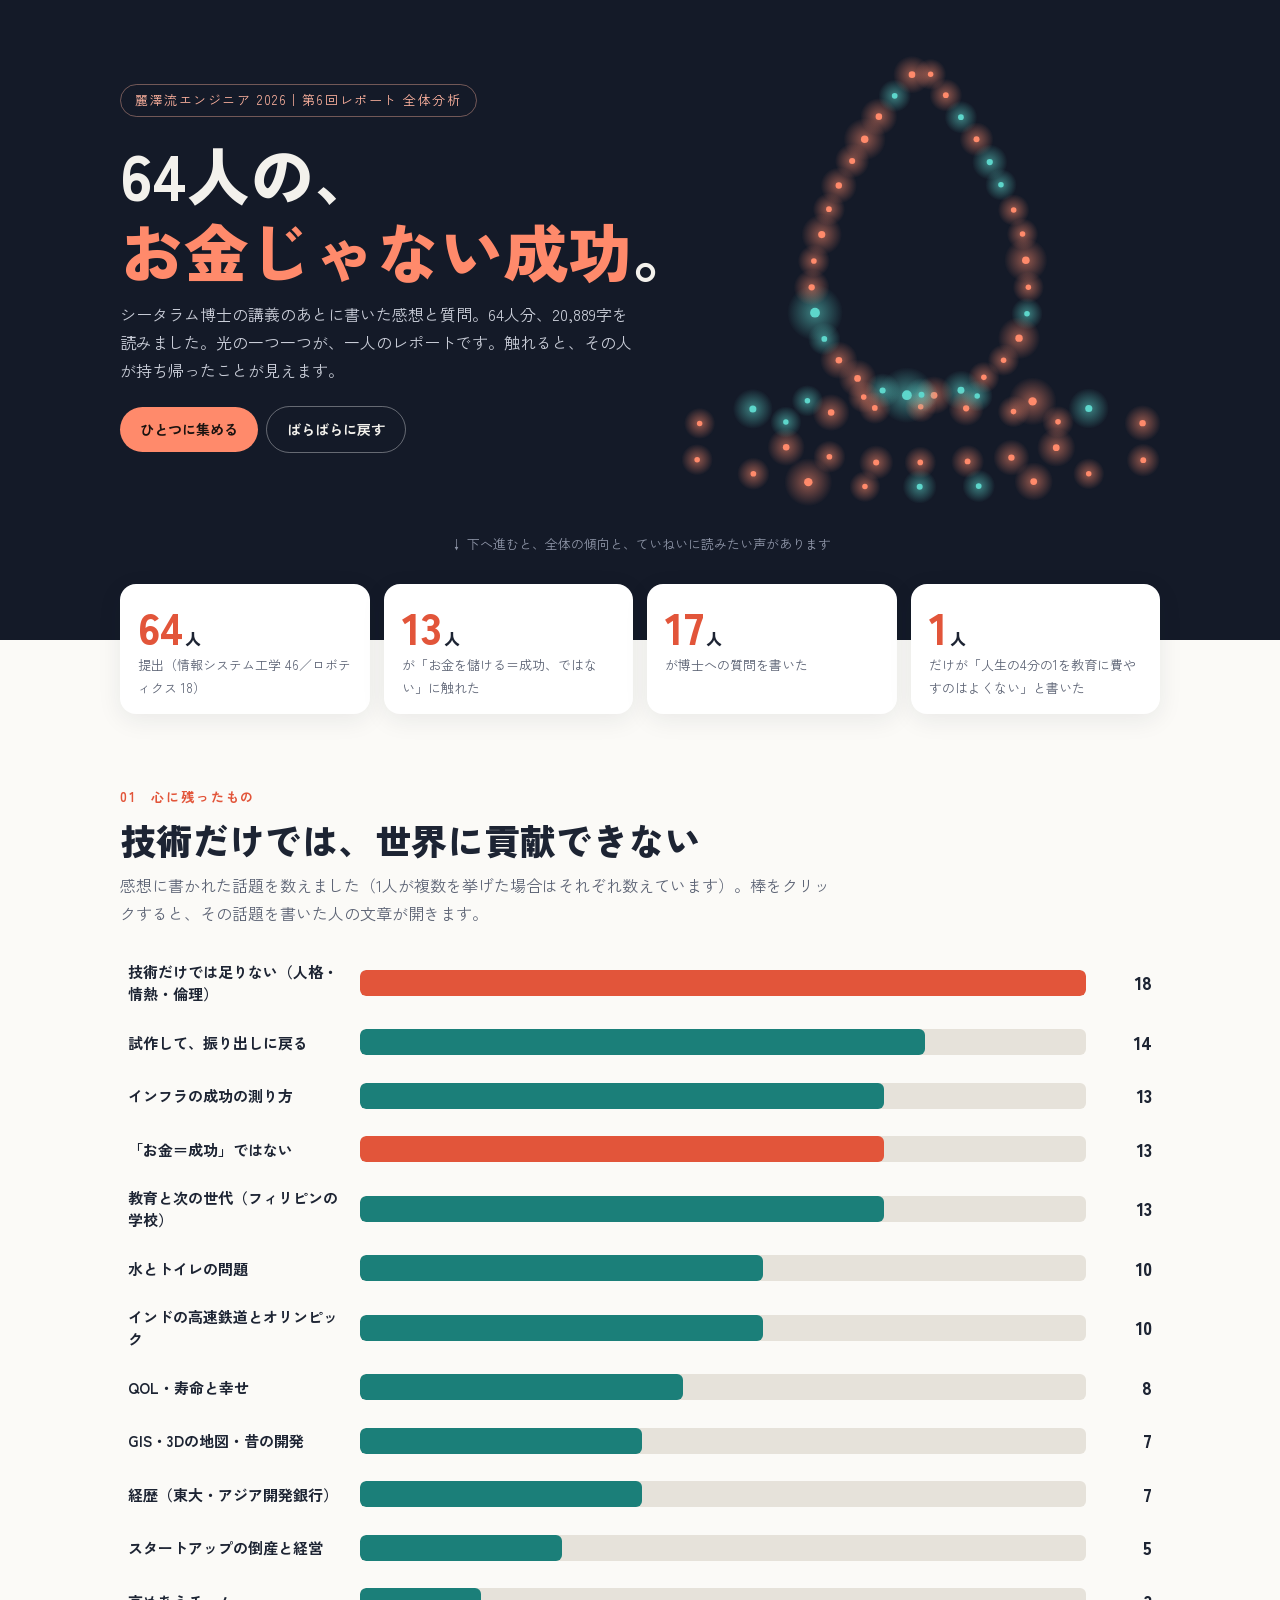
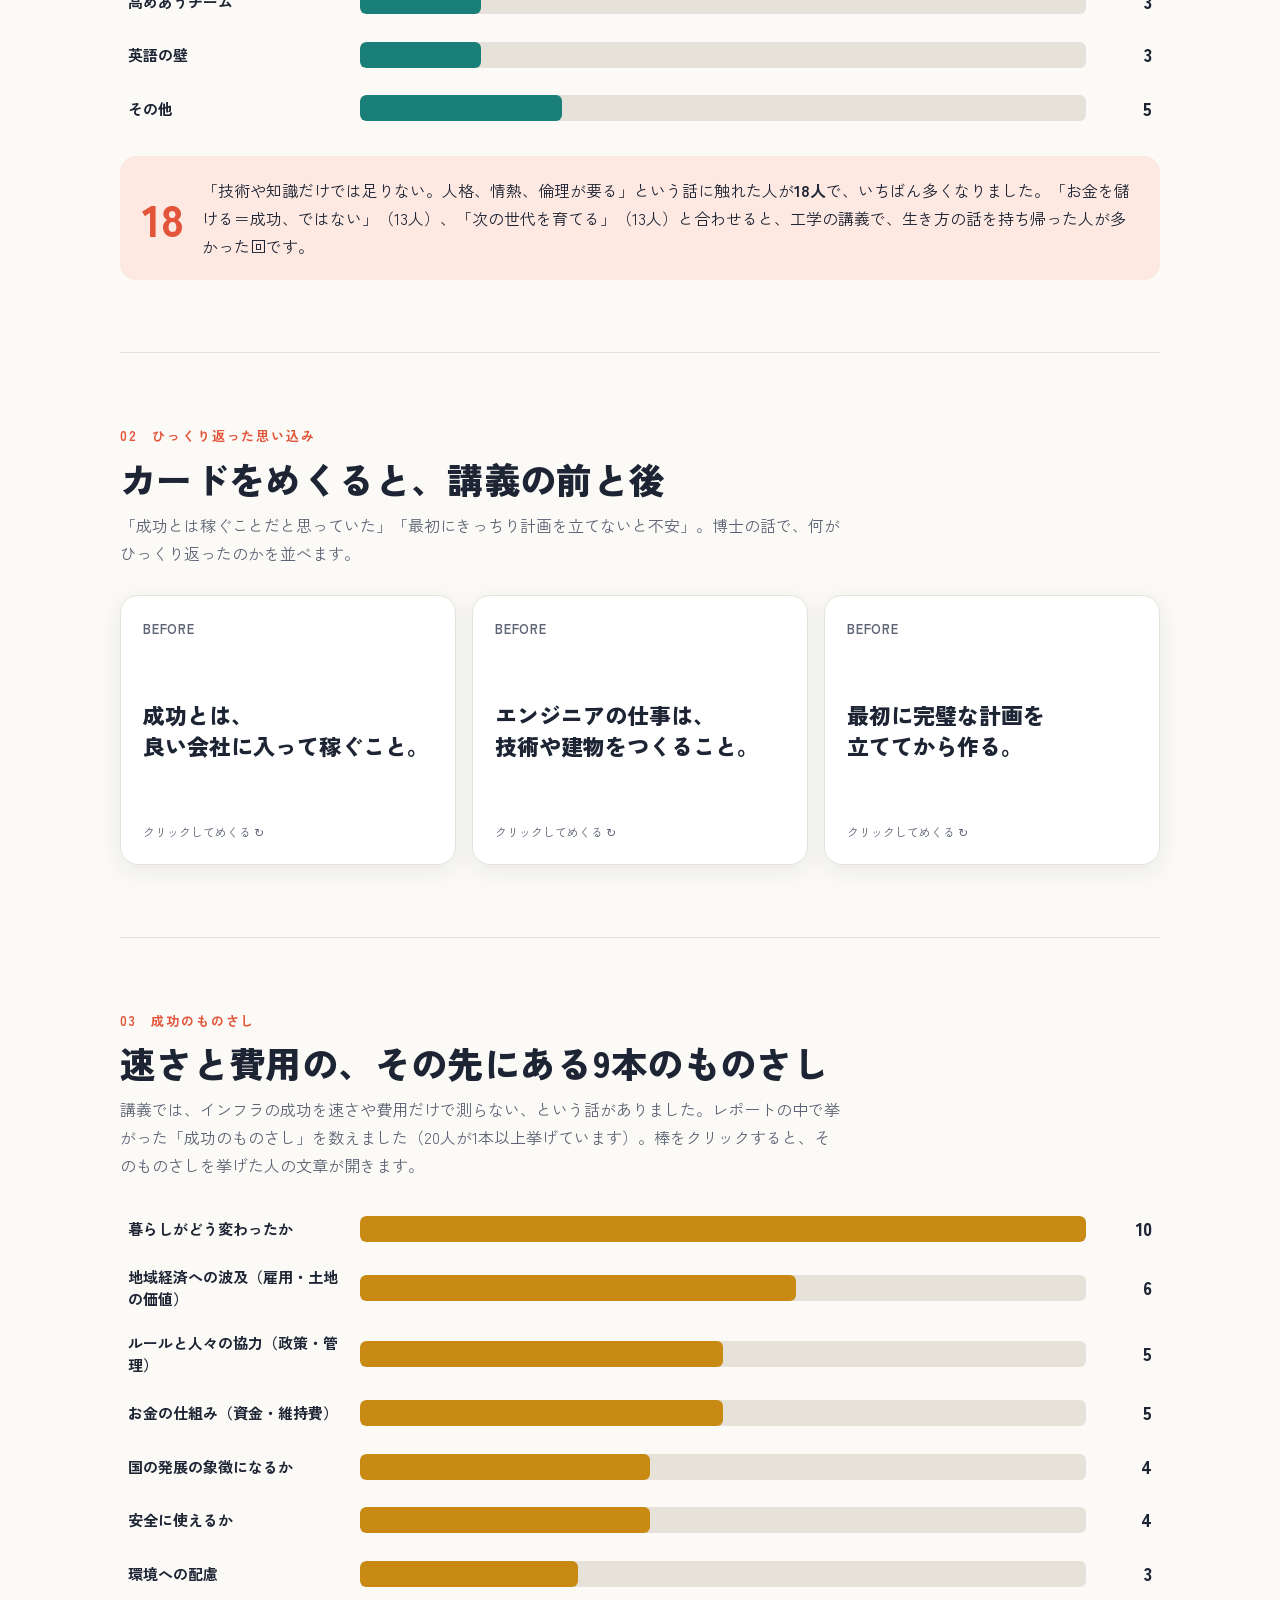
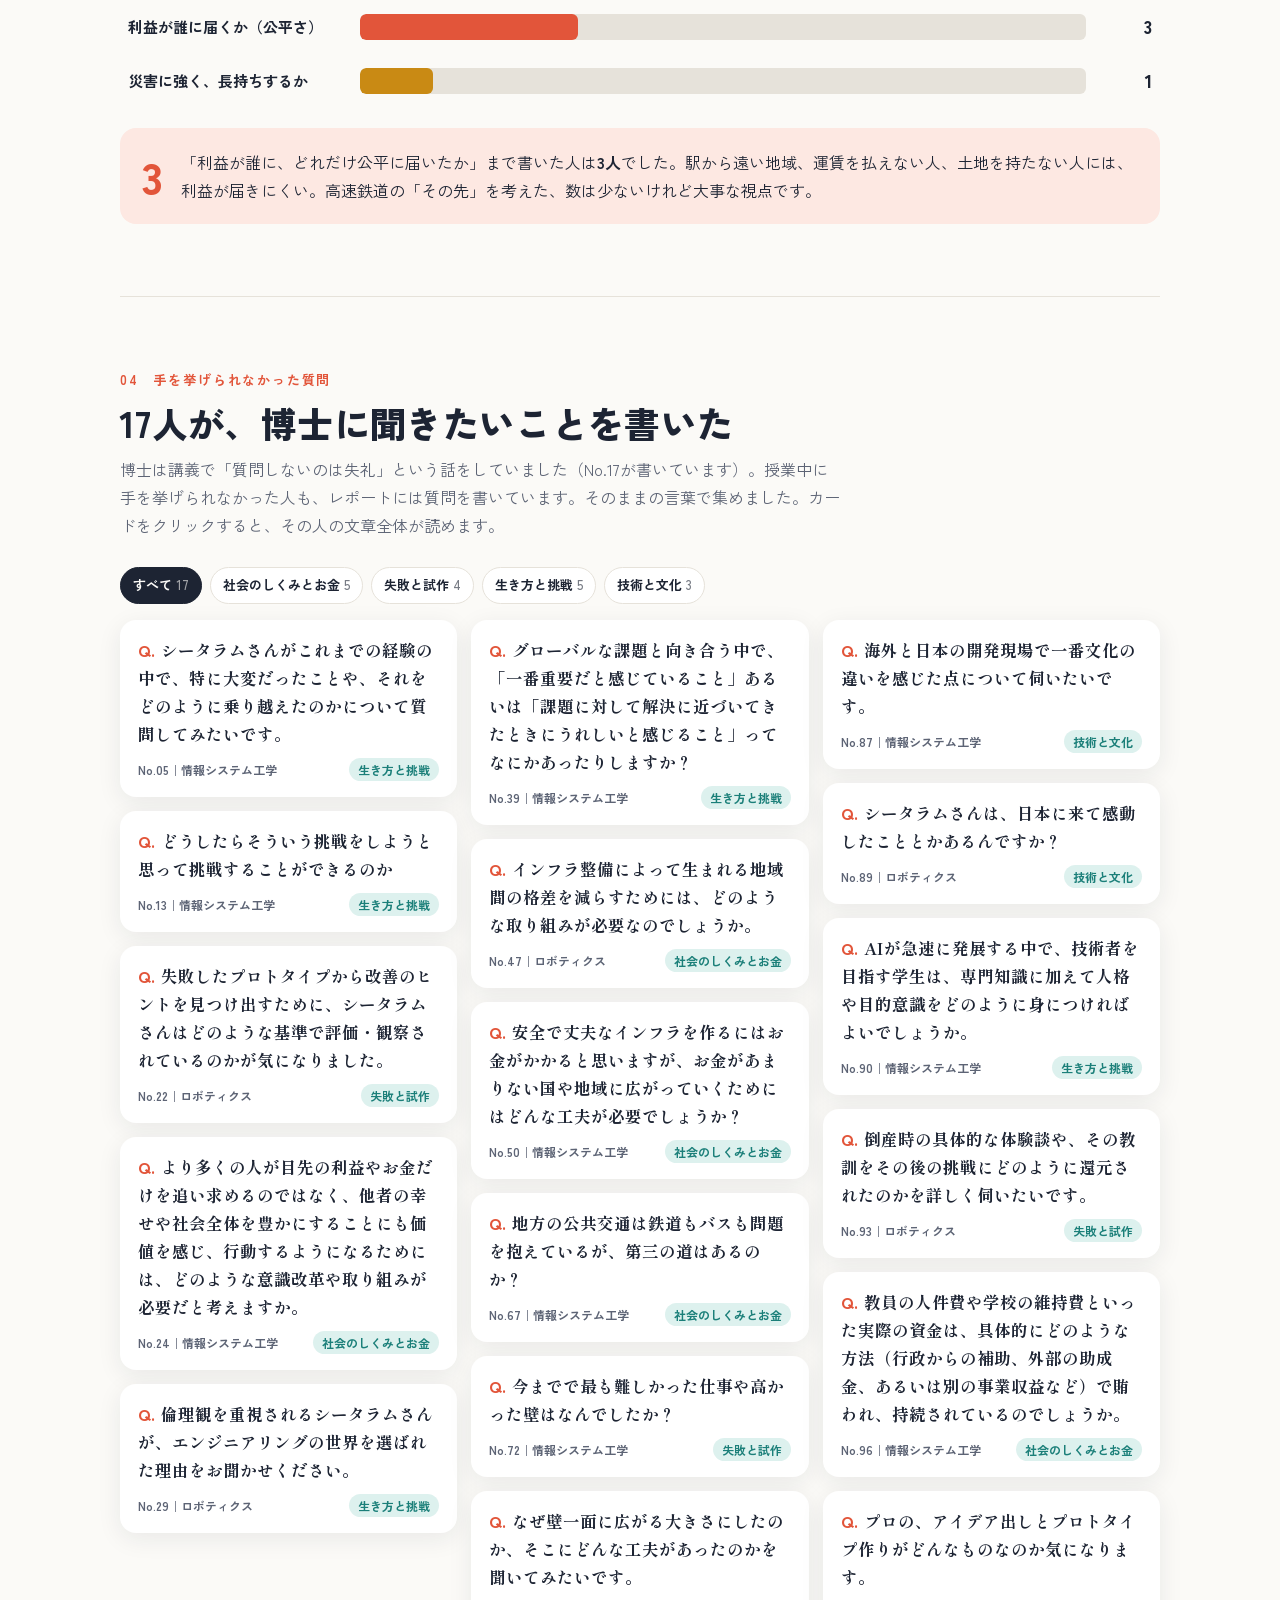
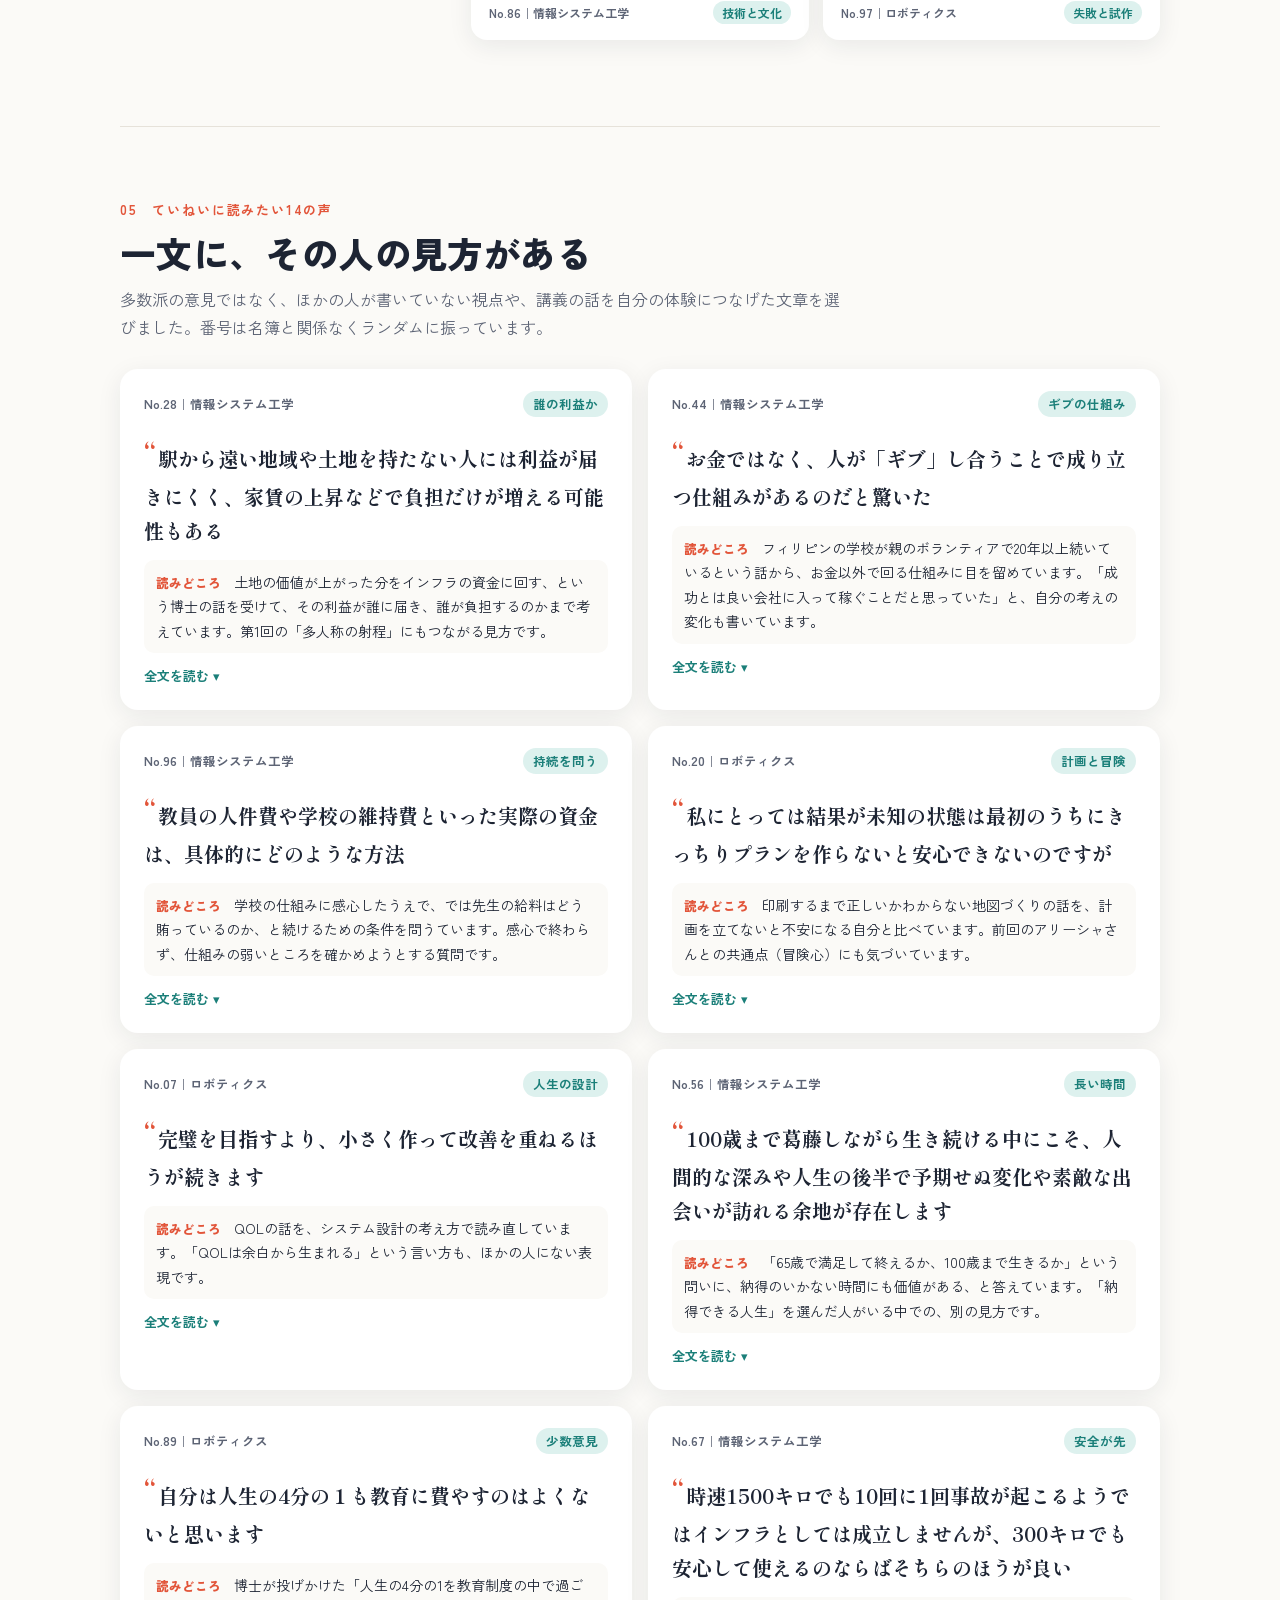
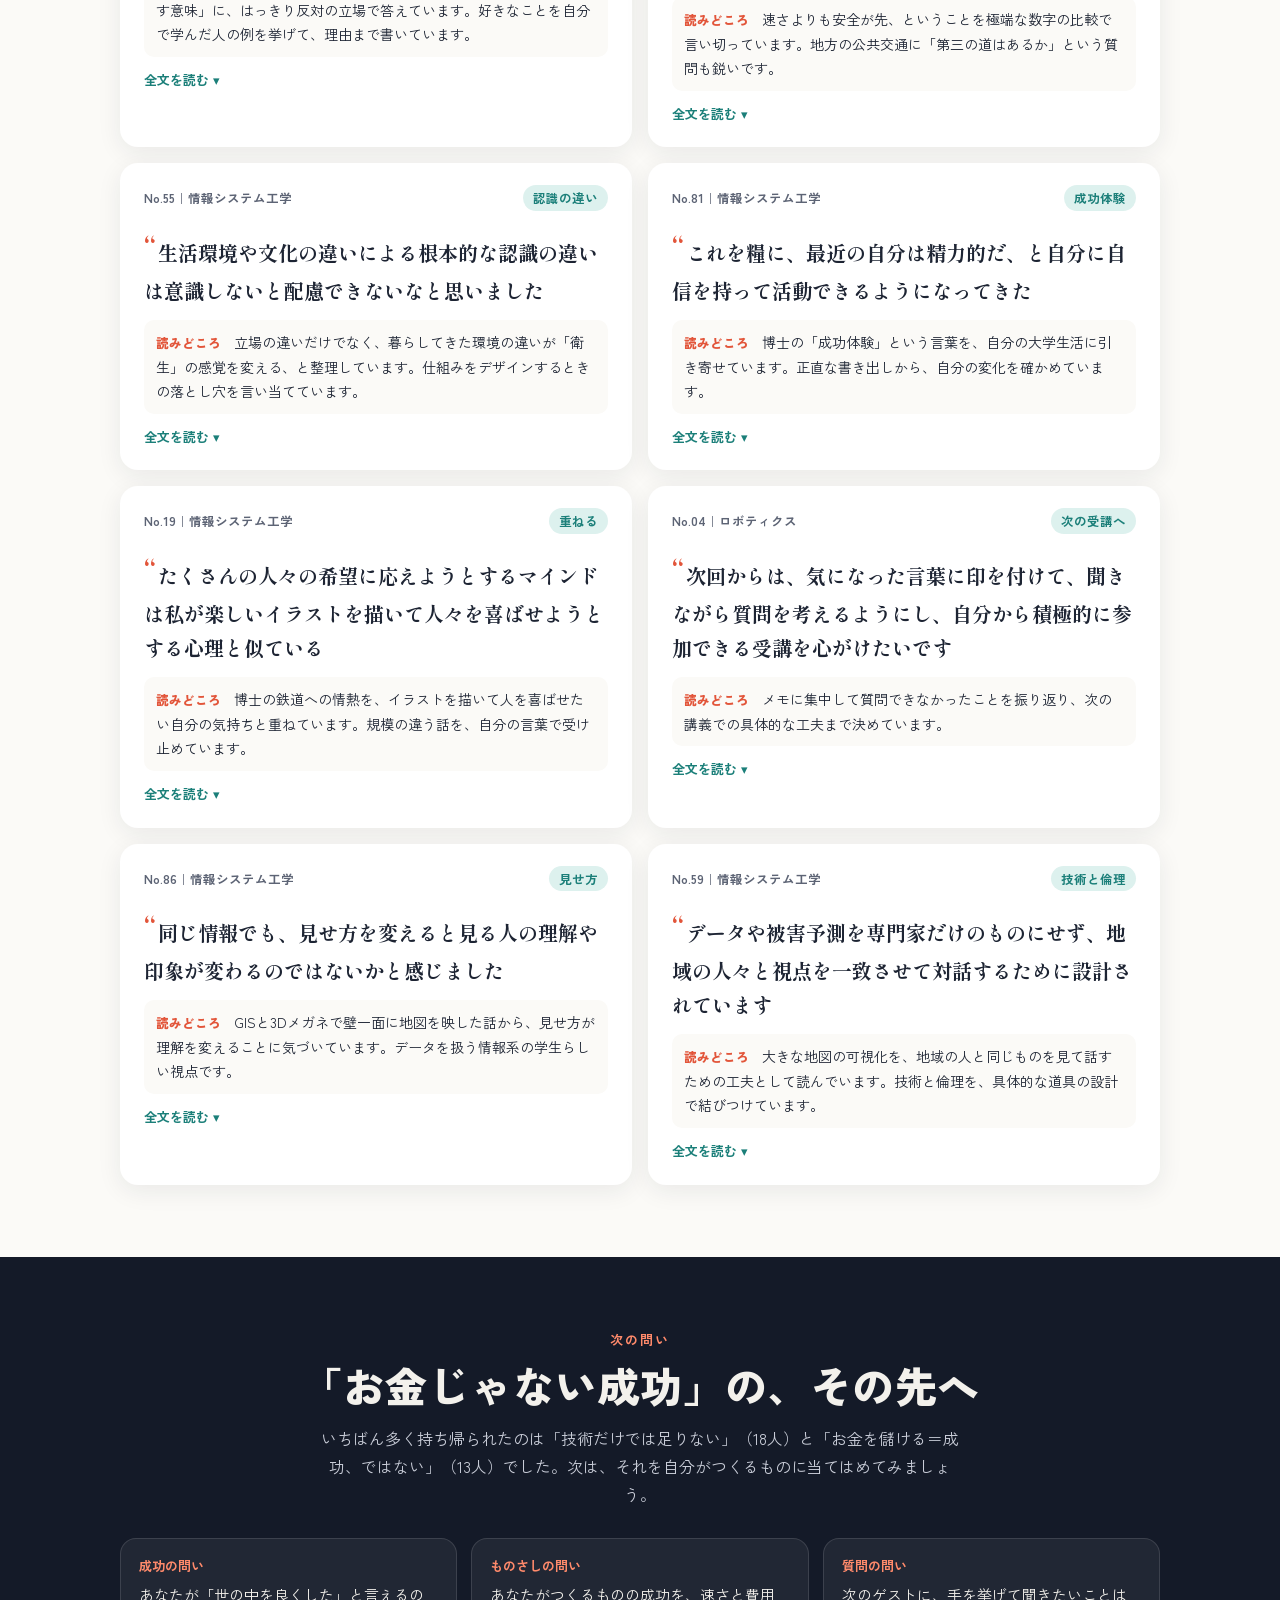
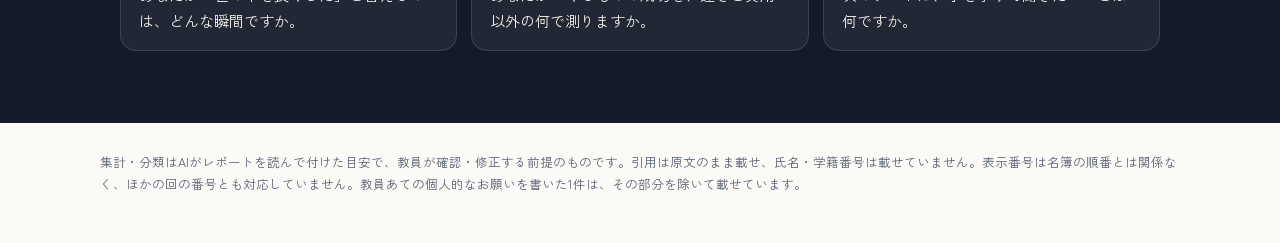
<file: assets/week07/week06-64-success-beyond-money-report.html>
<!doctype html>
<html lang="ja">
<head>
<meta charset="utf-8">
<meta name="viewport" content="width=device-width, initial-scale=1">
<title>64人のお金じゃない成功</title>
<link rel="preconnect" href="https://fonts.googleapis.com">
<link rel="preconnect" href="https://fonts.gstatic.com" crossorigin>
<link href="https://fonts.googleapis.com/css2?family=Zen+Kaku+Gothic+New:wght@400;500;700;900&family=Shippori+Mincho:wght@500;700&display=swap" rel="stylesheet">
<style>
:root{
  --bg:#fbfaf7; --surface:#ffffff; --ink:#1d2433; --muted:#5d6475; --line:#e6e2da;
  --coral:#e2553a; --coral-soft:#fde8e2; --teal:#1b7f79; --teal-soft:#ddf1ee;
  --gold:#c98a14; --violet:#6c4fb3; --night:#141a28; --night-ink:#f3f1ec;
  --shadow:0 6px 24px rgba(29,36,51,.08);
}
@media (prefers-color-scheme: dark){
  :root:not([data-theme="light"]){
    --bg:#121722; --surface:#1a2130; --ink:#eef0f4; --muted:#a3abbb; --line:#2c3446;
    --coral:#ff7a5c; --coral-soft:#3a2420; --teal:#43c1b7; --teal-soft:#16302f;
    --gold:#e7b04a; --violet:#a58cf0; --night:#0b0f18; --night-ink:#f3f1ec;
    --shadow:0 6px 24px rgba(0,0,0,.35);
  }
}
:root[data-theme="dark"]{
  --bg:#121722; --surface:#1a2130; --ink:#eef0f4; --muted:#a3abbb; --line:#2c3446;
  --coral:#ff7a5c; --coral-soft:#3a2420; --teal:#43c1b7; --teal-soft:#16302f;
  --gold:#e7b04a; --violet:#a58cf0; --night:#0b0f18; --night-ink:#f3f1ec;
  --shadow:0 6px 24px rgba(0,0,0,.35);
}
*{box-sizing:border-box}
html{scroll-behavior:smooth}
body{margin:0;background:var(--bg);color:var(--ink);font-family:"Zen Kaku Gothic New",system-ui,sans-serif;line-height:1.75;font-size:16px;-webkit-font-smoothing:antialiased}
.wrap{max-width:1080px;margin:0 auto;padding:0 20px}
h2{font-size:clamp(24px,3.4vw,36px);line-height:1.35;margin:0 0 8px;font-weight:900;letter-spacing:.01em}
.kicker{font-size:13px;font-weight:700;letter-spacing:.14em;color:var(--coral);margin-bottom:6px}
.lead{color:var(--muted);margin:0 0 28px;max-width:720px}
section{padding:72px 0}
section+section{border-top:1px solid var(--line)}

/* hero */
.hero{position:relative;background:var(--night);color:var(--night-ink);min-height:640px;overflow:hidden;padding:0}
.hero canvas{position:absolute;inset:0;width:100%;height:100%}
.hero .copy{position:relative;z-index:2;padding:84px 20px 40px;max-width:1080px;margin:0 auto;pointer-events:none}
.hero .copy *{pointer-events:auto}
.hero .tag{display:inline-block;font-size:13px;letter-spacing:.12em;color:#ffb39f;border:1px solid rgba(255,179,159,.4);border-radius:999px;padding:4px 14px}
.hero h1{font-size:clamp(34px,6vw,64px);line-height:1.2;margin:18px 0 12px;font-weight:900}
.hero h1 em{font-style:normal;color:#ff8a6b}
.hero p{max-width:520px;color:#c9cdd8;margin:0 0 22px}
.btn{font:inherit;font-size:14px;font-weight:700;border:0;border-radius:999px;padding:10px 20px;cursor:pointer;background:#ff8a6b;color:#1b1310}
.btn.ghost{background:transparent;color:var(--night-ink);border:1px solid rgba(255,255,255,.35);margin-left:8px}
.hero .hint{position:absolute;z-index:2;left:0;right:0;bottom:84px;text-align:center;font-size:13px;color:#8d94a6}
.tip{position:absolute;z-index:5;pointer-events:none;max-width:280px;background:var(--surface);color:var(--ink);border-radius:12px;padding:10px 12px;font-size:13px;line-height:1.6;box-shadow:var(--shadow);opacity:0;transition:opacity .15s}
.tip b{color:var(--coral)}

/* stats */
.stats{display:grid;grid-template-columns:repeat(4,1fr);gap:14px;margin-top:-56px;position:relative;z-index:3}
.stat{background:var(--surface);border-radius:16px;padding:18px 18px 14px;box-shadow:var(--shadow)}
.stat .num{font-size:clamp(30px,4.4vw,44px);font-weight:900;line-height:1.1;color:var(--coral)}
.stat .num small{font-size:16px;margin-left:2px;color:var(--ink)}
.stat .lbl{font-size:13px;color:var(--muted);margin-top:4px}

/* bars */
.bars{display:flex;flex-direction:column;gap:10px}
.bar{display:grid;grid-template-columns:220px 1fr 54px;gap:12px;align-items:center;cursor:pointer;border-radius:10px;padding:6px 8px;transition:background .2s}
.bar:hover,.bar.on{background:var(--teal-soft)}
.bar .name{font-weight:700;font-size:15px;line-height:1.45}
.bar .track{height:26px;background:var(--line);border-radius:6px;overflow:hidden}
.bar .fill{height:100%;width:0;border-radius:6px;background:var(--teal);transition:width 1.1s cubic-bezier(.2,.8,.2,1)}
.bars.gold .fill{background:var(--gold)}
.bar.hot .fill,.bars.gold .bar.hot .fill{background:var(--coral)}
.bar .cnt{font-weight:900;font-size:18px;text-align:right}
.callout{display:flex;gap:18px;align-items:center;background:var(--coral-soft);border-radius:16px;padding:20px 22px;margin:26px 0 0}
.callout .big{font-size:44px;font-weight:900;color:var(--coral);line-height:1;white-space:nowrap}
.drawer{margin-top:18px;display:none}
.drawer.open{display:block}
.drawer h3{font-size:16px;margin:0 0 10px}
.mini{display:grid;grid-template-columns:repeat(auto-fill,minmax(250px,1fr));gap:10px}
.mini .m{background:var(--surface);border:1px solid var(--line);border-radius:12px;padding:12px 14px;font-size:13.5px;line-height:1.7;cursor:pointer}
.mini .m .id{font-size:12px;color:var(--muted);font-weight:700}

/* flips */
.flips{display:grid;grid-template-columns:repeat(3,1fr);gap:16px}
.flip{perspective:1000px;height:270px;cursor:pointer}
.flip .in{position:relative;width:100%;height:100%;transition:transform .7s cubic-bezier(.3,.7,.2,1);transform-style:preserve-3d}
.flip.on .in{transform:rotateY(180deg)}
.flip .f,.flip .b{position:absolute;inset:0;backface-visibility:hidden;border-radius:18px;padding:22px;display:flex;flex-direction:column;justify-content:space-between}
.flip .f{background:var(--surface);box-shadow:var(--shadow);border:1px solid var(--line)}
.flip .b{background:var(--teal);color:#fff;transform:rotateY(180deg)}
.flip .q{font-size:13px;color:var(--muted);font-weight:700;letter-spacing:.06em}
.flip .b .q{color:rgba(255,255,255,.75)}
.flip .t{font-size:22px;font-weight:900;line-height:1.45}
.flip .n{font-size:13px}
.flip .n b{font-size:30px;font-weight:900;margin-right:4px}
.flip .tap{font-size:12px;color:var(--muted)}

/* question wall */
.chips{display:flex;flex-wrap:wrap;gap:8px;margin-bottom:16px}
.chip{font:inherit;font-size:13px;font-weight:700;border:1px solid var(--line);background:var(--surface);color:var(--ink);border-radius:999px;padding:6px 12px;cursor:pointer}
.chip.on{background:var(--ink);color:var(--bg);border-color:var(--ink)}
.chip .c{opacity:.6;margin-left:4px;font-weight:500}
.qwall{columns:3 260px;column-gap:14px}
.qc{break-inside:avoid;display:inline-block;width:100%;margin:0 0 14px;background:var(--surface);border-radius:16px;box-shadow:var(--shadow);padding:16px 18px;cursor:pointer}
.qc.hide{display:none}
.qc .qt{font-family:"Shippori Mincho",serif;font-weight:700;font-size:16.5px;line-height:1.7}
.qc .qt::before{content:"Q.";font-family:"Zen Kaku Gothic New",sans-serif;font-weight:900;color:var(--coral);margin-right:6px}
.qc .qm{display:flex;justify-content:space-between;align-items:center;gap:8px;margin-top:10px;font-size:12px;color:var(--muted);font-weight:700}
.qc .cat{background:var(--teal-soft);color:var(--teal);border-radius:999px;padding:1px 9px}
.qc .full{display:none;margin-top:10px;font-size:13px;color:var(--muted);white-space:pre-wrap;border-top:1px solid var(--line);padding-top:10px}
.qc.open .full{display:block}

/* stairs */
.stairs{display:grid;grid-template-columns:repeat(3,1fr);gap:14px;align-items:end}
.step{background:var(--surface);border-radius:18px;box-shadow:var(--shadow);padding:18px 20px;cursor:pointer;outline:2px solid transparent;transition:outline-color .2s}
.step:hover,.step.on{outline-color:var(--ink)}
.step:nth-child(1){margin-top:110px}
.step:nth-child(2){margin-top:55px}
.step .lv{font-size:12.5px;font-weight:700;letter-spacing:.1em;color:var(--muted)}
.step .nm{font-size:22px;font-weight:900;margin:2px 0}
.step .d{font-size:13px;color:var(--muted);line-height:1.6;min-height:42px}
.step .ct{font-size:40px;font-weight:900;line-height:1.1;margin-top:8px;color:var(--teal)}
.step:nth-child(3) .ct{color:var(--coral)}
.step .ct small{font-size:15px;color:var(--ink);margin-left:2px}
.step .dots{display:flex;flex-wrap:wrap;gap:4px;margin-top:8px}
.step .dots span{width:10px;height:10px;border-radius:50%;background:var(--teal)}
.step:nth-child(3) .dots span{background:var(--coral)}
.note{font-size:14px;color:var(--ink);background:var(--teal-soft);border-radius:14px;padding:14px 18px;margin-top:22px}

/* voices */
.vgrid{display:grid;grid-template-columns:repeat(2,1fr);gap:16px}
.vc{background:var(--surface);border-radius:18px;padding:22px 24px;box-shadow:var(--shadow);display:flex;flex-direction:column;gap:12px}
.vc .top{display:flex;justify-content:space-between;align-items:center;font-size:12.5px;color:var(--muted);font-weight:700}
.vc .badge{background:var(--teal-soft);color:var(--teal);border-radius:999px;padding:2px 10px}
.vc blockquote{margin:0;font-family:"Shippori Mincho",serif;font-size:20px;line-height:1.7;font-weight:700}
.vc blockquote::before{content:"“";color:var(--coral);font-size:30px;margin-right:2px}
.vc .cm{font-size:14px;color:var(--ink);background:var(--bg);border-radius:10px;padding:10px 12px}
.vc .cm::before{content:"読みどころ　";font-weight:900;color:var(--coral);font-size:12.5px}
.vc button{align-self:flex-start;font:inherit;font-size:13px;background:none;border:0;color:var(--teal);font-weight:700;cursor:pointer;padding:0}
.vc .full{display:none;font-size:13.5px;color:var(--muted);white-space:pre-wrap}
.vc.open .full{display:block}

.close{background:var(--night);color:var(--night-ink);text-align:center}
.close h2{font-size:clamp(26px,4vw,42px)}
.close p{color:#c9cdd8;max-width:640px;margin:10px auto 0}
.close .kicker{color:#ff8a6b}
.qs{display:grid;grid-template-columns:repeat(3,1fr);gap:14px;margin-top:30px;text-align:left}
.qs div{background:rgba(255,255,255,.06);border:1px solid rgba(255,255,255,.12);border-radius:16px;padding:16px 18px;font-size:15px}
.qs b{display:block;color:#ff8a6b;font-size:13px;margin-bottom:4px}
.foot{font-size:12.5px;color:var(--muted);padding:28px 0 48px}
.reveal{opacity:0;transform:translateY(18px);transition:opacity .8s, transform .8s}
.reveal.in{opacity:1;transform:none}

@media (max-width:860px){
  .stats{grid-template-columns:repeat(2,1fr)}
  .flips{grid-template-columns:1fr}
  .stairs{grid-template-columns:1fr}
  .step:nth-child(n){margin-top:0}
  .vgrid{grid-template-columns:1fr}
  .qs{grid-template-columns:1fr}
  .bar{grid-template-columns:130px 1fr 40px}
  .bar .name{font-size:13px}
}
@media (prefers-reduced-motion: reduce){*{transition:none!important}}
</style>
</head>
<body>

<header class="hero" id="top">
  <canvas id="sky"></canvas>
  <div class="copy">
    <span class="tag" id="tag"></span>
    <h1 id="h1"></h1>
    <p id="intro"></p>
    <button class="btn" id="gather">ひとつに集める</button><button class="btn ghost" id="scatter">ばらばらに戻す</button>
  </div>
  <div class="hint">↓ 下へ進むと、全体の傾向と、ていねいに読みたい声があります</div>
  <div class="tip" id="tip"></div>
</header>

<div class="wrap">
  <div class="stats reveal" id="stats"></div>
  <div id="main"></div>
</div>

<section class="close">
  <div class="wrap">
    <div class="kicker">次の問い</div>
    <h2 id="closeH"></h2>
    <p id="closeP"></p>
    <div class="qs" id="closeQs"></div>
  </div>
</section>
<div class="wrap foot" id="foot"></div>

<script>
const DATA = {"meta": {"tag": "麗澤流エンジニア 2026｜第6回レポート 全体分析", "h1": "64人の、<br><em>お金じゃない成功</em>。", "intro": "シータラム博士の講義のあとに書いた感想と質問。64人分、20,889字を読みました。光の一つ一つが、一人のレポートです。触れると、その人が持ち帰ったことが見えます。", "shape": "drop"}, "stats": [{"n": 64, "lbl": "提出（情報システム工学 46／ロボティクス 18）"}, {"n": 13, "lbl": "が「お金を儲ける＝成功、ではない」に触れた"}, {"n": 17, "lbl": "が博士への質問を書いた"}, {"n": 1, "lbl": "だけが「人生の4分の1を教育に費やすのはよくない」と書いた"}], "students": [{"id": "01", "dept": "情報", "imp": ["I", "D"], "crit": ["eco", "life"], "vision": "インフラの進化の結果的には健康から教育、仕事、GDPなどいろいろな面の進化ににかかわってくる", "text": "シータラムさんの話を聞いて感じたことはインフラの進化の結果的には健康から教育、仕事、GDPなどいろいろな面の進化ににかかわってくるということを感じました。また問題の発見から解決策を見つけ実践するこれを発見から繰り返すという問題の解決に大切であることから戻ってみることも大事であると感じました。問題を解決したいときは関連するような成功例、または似たような成功例を探してそこから学ぶのも大切であると感じました。"}, {"id": "03", "dept": "情報", "imp": ["W", "P", "$"], "crit": [], "vision": "自分も技術を学ぶだけでなく、それを社会にどう役立てられるかを考えていきたいと思った", "text": "今回の講義を聞いて、エンジニアにとって大切なのは、技術や知識だけではなく、それを使って社会の問題を解決しようとする姿勢だと感じた。特に、シーサ・ラム博士が水やトイレなど、世界が抱える問題の解決に取り組んできたことが印象に残った。また、必ずしも勉強が得意であることや、お金があることだけが成功につながるわけではなく、自分のアイデアや行動、人間性によって大きなことを成し遂げられるのだと思った。今回の講義を通して、自分も技術を学ぶだけでなく、それを社会にどう役立てられるかを考えていきたいと思った。"}, {"id": "04", "dept": "ロボ", "imp": ["$", "P", "R"], "crit": ["eco"], "vision": "次回からは、気になった言葉に印を付けて、聞きながら質問を考えるようにし、自分から積極的に参加できる受講を心がけたいです", "text": "シータラムさんの講義で印象に残ったのは、「お金が儲かる=成功ではない」という考えと、能力だけでなくオリジナリティやパッションが貢献に必要だという話です。新幹線が移動の便利さだけでなく国の経済発展にも影響するという視点も新鮮で、インフラの価値を見る目が変わりました。一方で、メモを取ることに集中しすぎて、質問の時間に考えがまとまらず、質問できなかったことが心残りです。次回からは、気になった言葉に印を付けて、聞きながら質問を考えるようにし、自分から積極的に参加できる受講を心がけたいです。"}, {"id": "05", "dept": "情報", "imp": ["X"], "crit": [], "vision": "人によって物事の考え方や感じ方が違うため、さまざまな人の意見を聞くことが大切だと思いました", "text": "今回、シータラムさんのお話を聞いて、自分とは違う経験や考え方を知ることができました。私は、人によって物事の考え方や感じ方が違うため、さまざまな人の意見を聞くことが大切だと思いました。また、新しいことを学ぶためには、自分から興味を持ち、行動することも必要だと感じました。私はまだ大学1年生なので、これからの大学生活で多くの知識や経験を身につけたいです。特に、自分が興味を持っている分野について積極的に学び、将来に役立てたいと考えています。また、シータラムさんがこれまでの経験の中で、特に大変だったことや、それをどのように乗り越えたのかについて質問してみたいです。"}, {"id": "06", "dept": "ロボ", "imp": ["Q"], "crit": [], "vision": "他人と自分を比べすぎず、自分なりの幸せを見つけることも大切だと思う", "text": "シータラムさんの話を聞いて、幸福な人生を送るためには、お金や物の豊かさだけでなく、毎日を楽しく過ごせる環境や人間関係を大切にすることが必要だと思う。例えば、家族や友人との時間を大切にしたり、自分の好きなことや趣味に取り組んだりすることで、日々の生活に充実感が生まれると思う。また、勉強や仕事などで目標を持ち、少しずつ努力して達成していくことも幸福につながると考える。さらに、他人と自分を比べすぎず、自分なりの幸せを見つけることも大切だと思う。人生には大変なことや思い通りにならないこともあるが、その中でも前向きに考え、周りの人への感謝を忘れずに生活していきたい。こうした日々の小さな幸せを積み重ねることが、幸福な人生につながると思う。"}, {"id": "07", "dept": "ロボ", "imp": ["Q"], "crit": [], "vision": "人生もシステム設計に似ているということです", "text": "エンジニアリングと人生のQOLの話を聞いて気づいたのは、人生もシステム設計に似ているということです。完璧を目指すより、小さく作って改善を重ねるほうが続きます。睡眠や運動といった土台が崩れると、どんなに優れた技術も活きません。QOLは「余白」から生まれるとも感じました。常に全力で稼働させず、休む時間や人との関わりにリソースを割くことで、長く健やかに働けます。自分は毎日少しづつ楽しいと思えるような経験を積んでいきたいと思いました"}, {"id": "08", "dept": "情報", "imp": ["L"], "crit": [], "vision": "英語の壁に苦戦しながらも最後まで諦めずに耳を傾けた甲斐があり", "text": "英語でのお話だったため、終始内容を理解し続けるのはとても大変で苦労しました。しかし、お相手は非常に素晴らしい経歴をお持ちの第一人者であり、そのような方から直接生のお話を聞くことができたのは、滅多にない本当に貴重な体験となりました。英語の壁に苦戦しながらも最後まで諦めずに耳を傾けた甲斐があり、自分の視野や価値観が大きく広がるような強い刺激と学びを得ることができました。これからの糧となる、大変実り多き有意義な時間となりました。"}, {"id": "09", "dept": "情報", "imp": ["E", "T"], "crit": [], "vision": "今後はただチームを作るのではなく、互いに信頼出来る、高めあえる仲間を意識してチームを作りたいです", "text": "自分の研究を進めることよりも次の若者を育てることが重要だと言っていたことが印象に残りました。若者を育てた方が社会が成長するのは分かりますが、自分のやりたい研究をやらずに若者を育てる決断が出来るのはすごいなと思いました。また、成功への道はひとりではダメで、お互いを高めあえるチームが必要と話していた事も印象に残りました。今後はただチームを作るのではなく、互いに信頼出来る、高めあえる仲間を意識してチームを作りたいです。"}, {"id": "12", "dept": "情報", "imp": ["G", "W", "D"], "crit": ["pol", "life"], "vision": "まず誰がどんな場面で困っているのかを具体的に考え、実際に使う人の意見を取り入れながら案を見直したいです", "text": "今回の講義では、シーサ・ラム博士が地理情報システム（GIS）の研究から、水や衛生の問題、インドの高速鉄道計画、教育支援まで、さまざまな分野に関わってきたことを学びました。特に印象に残ったのは、安全な水やトイレを使える環境を広げるために、政府や企業、地域社会が協力するという話です。水やトイレは普段の生活で当たり前のように使っていますが、それを多くの人に届けるには、設備を作る技術に加えて、誰が管理し、どう使い続けられるようにするかまで考える必要があると感じました。\nまた、スタンフォードでのデザイン思考の話で、試作品がうまくいかなければ前の段階に戻って考え直すという点も心に残りました。何かを作っていると、完成を急ぐあまり、最初に決めた方法にこだわってしまうことがあります。しかし、実際に使う人の反応を見て、そもそも解決しようとしている問題の捉え方が合っていたかを振り返ることで、より使いやすいものに近づけると思いました。\n今回の講義を通して、技術の価値は、それを使う人の生活がどう変わるかにも表れると感じました。私も大学の課題などで身近な問題の改善策を考えるときには、まず誰がどんな場面で困っているのかを具体的に考え、実際に使う人の意見を取り入れながら案を見直したいです。"}, {"id": "13", "dept": "情報", "imp": ["R", "C"], "crit": [], "vision": "自分もたくさんのことに挑戦して自分にしかできないことを見つけていきたい", "text": "新幹線の話であったり、ほかにもいろいろな話を聞いてたくさんのことに挑戦をしていて自分もたくさんのことに挑戦して自分にしかできないことを見つけていきたいと思ったのともっと深く話を聞いてみたいと感じました。自分だったらこれは無理でしょみたいなことをシータラムさんはやっていてどうしたらそういう挑戦をしようと思って挑戦することができるのかまた、どういう思いでやって、やっている時の思いを聞いてみたいと思いました。"}, {"id": "15", "dept": "ロボ", "imp": ["E"], "crit": [], "vision": "今のエンジニアを作るうえでとても大切な内容だなと思いました", "text": "今回のシータラムさんの話を聞いて自分は今の教育体制にあまり関心がなかったのですが話を聞いているうちにいろいろな教育の仕方があったり、今のエンジニアを作るうえでとても大切な内容だなと思いました。自分を今後考えていくうえで今回のシータラムさんんのお話はとても大事な内容だと思ったし教育に関して改めていろいろと考えさせられるようなお話でした自分はもっとエンジニアとして成長していかなければいけないのでもっと頑張りたいなと思いました"}, {"id": "17", "dept": "情報", "imp": ["C", "G", "W", "E"], "crit": [], "vision": "実際に手を上げなければならないというのも感じたことです", "text": "どうすればエンジニアは社会に貢献できるかということでお話をしていただきました。まず、経歴が東大に行き、就職した上でアジア開発銀行に行く事になったという部分でGisの更新のため二週間で行き来していたのかという点で驚きました。今だとgooglemapなどでも3d表示されますし、Gisもたくさんあります。そのパイオニアだった点も素晴らしいと思いますし、そのような功績を認められたからこそ認められていた部分もあるのだと思います。そのころの、地図の作り方が数式的にずれを作り、コーディングだけで作っていたという点でも驚きました。その後水の評価？、分析などをされていたと思うのですがそのなかで出てきたトイレ充足率50%という数字も衝撃的でした。よく考えてみれば、上下水道の整備などが出来ないと実現しにくいことから、難しかったのだろうとも感じます。Lkyで教授になってからはとても教育に力を入れていた点もひろいけの考えに近いなと思います。最後に授業では質問をしないのは失礼というお話が有りましたが、たしかに善意でお話頂いているのでコメントだけでなく、なかなか難しいですが、実際に手を上げなければならないというのも感じたことです。"}, {"id": "18", "dept": "情報", "imp": ["B", "R", "E"], "crit": ["sym"], "vision": "学校教育や社会教育において一番大切なことは学び続けたいという考え方がとても重要になっていくことだと思いました", "text": "アイデアだけががたくさんあっても、ビジネスを継続し続けることは難しいことや、新幹線を通すということはただの交通網の整備ということだけではなく、日本やインドのオリンピックに合わせるように開発することで、新幹線開通がその国の発展のシンボル的な存在の一つになるということを学びました。また、今後のAIがどれほど発展しても、学校教育や社会教育において一番大切なことは学び続けたいという考え方がとても重要になっていくことだと思いました。"}, {"id": "19", "dept": "情報", "imp": ["R"], "crit": [], "vision": "たくさんの人々の希望に応えようとするマインドは私が楽しいイラストを描いて人々を喜ばせようとする心理と似ている", "text": "シータラムさんは人をもてなすことに情熱を注ぐエンジニアだった。彼はいつかインドでオリンピックが開催されることになった時に、インドに日本の新幹線のような高速鉄道を開通することを望んでいることが分かった。彼の話を聞いて、たくさんの人々の希望に応えようとするマインドは私が楽しいイラストを描いて人々を喜ばせようとする心理と似ている、と感じた。もしいつかインドでオリンピックが開かれたら彼の鉄道に関する熱い情熱を尊敬したいと思う。"}, {"id": "20", "dept": "ロボ", "imp": ["C", "G", "D"], "crit": [], "vision": "私にとっては結果が未知の状態は最初のうちにきっちりプランを作らないと安心できないのですが、そこを超える力がkeシータラム博士にあると感じ、勇気をもらいました", "text": "keシータラム博士の話を聞いて。私にとって博士や研究者のイメージは気難しいように感じていたのですが、keシータラム博士は気さくで冒険心のあるような印象でした。日本に来た時に日本語を勉強せずに来たエピソードやもともと教授になる予定はなかったと聞き、良い印象に聞こえにくいかもしれませんが、良い意味で明確な予定を持っていないように思いました。日本語を勉強したタイミングや成功例を調べて学ぶなどの必要になったタイミングで勉強するというのが新しいものを作るうえで不可欠の柔軟性が表れていました。「昔は地図をコードで作る際は黒と緑のテキストだけだったため、印刷するまで正しいかわからない状態だった。」というエピソードにも共通しますが、私にとっては結果が未知の状態は最初のうちにきっちりプランを作らないと安心できないのですが、そこを超える力がkeシータラム博士にあると感じ、勇気をもらいました。冒険心の様な点においては会社を転々としたアリーシャさんともどこか似ていると感じました。"}, {"id": "21", "dept": "情報", "imp": ["C", "R", "I"], "crit": ["eco", "safe", "env", "fund"], "vision": "インフラは私たちの日常生活を支えるだけでなく、国や地域の将来にも大きな影響を与える重要なものだと改めて感じました", "text": "シータラムさんのお話を聞いて30年以上にわたり国際開発に携わってきた経験の豊富さに驚きました。特に、東日本旅客鉄道株式会社など私たちも知っている会社とのインド高速鉄道に関する特別顧問を務めていることが印象に残りました。鉄道は人々の移動を便利にするだけでなく、地域をつなぎ、経済の発展や観光の活性化にもとても関係していると思います。また、高速鉄道の整備には多くの技術や資金が必要であり、安全性や環境への配慮も重要になると感じました。日本の鉄道技術やインフラ整備の知識が海外でも活用されていることは、とても興味があります。さらに、インフラ整備は鉄道や道路をつくることだけではなく、水政策や都市開発など、人々が安心して暮らせる環境を整えることにもつながっています。今回のプロフィールを通して、インフラは私たちの日常生活を支えるだけでなく、国や地域の将来にも大きな影響を与える重要なものだと改めて感じました。"}, {"id": "22", "dept": "ロボ", "imp": ["D", "R"], "crit": ["eco"], "vision": "頭の中で完璧な正解を求めるのではなく、失敗や他者の成功例から粘り強く学び、考え、何度もプロトタイプを繰り返す柔軟な実践こそが必要なのだと強く実感できました", "text": "<感想・感じたこと>\nシータラムさんの話を聞いて印象に残った点は、社会を改善していくためのポリシーと、世の中をよくするためにどんなフレームワークを作る必要があるのか、という点です。\nまずその手順として、①問題を把握する、②正解を探す、③ソリューションを実現（自分のプロトタイプを実現）させるというものがあり、特に③の自分のプロトタイプを実現させるのは一番難しいということが知れました。\n次に、何かアイデアを考えつき、それが正解と思ってプロトタイプを作ってみても大体はよくないデザインになって振り出しに戻ってしまうことも多々あるが、それこそが大切なプロセスになり、いいデザインが生まれる可能性がある。さらに、何かこうしたいと思ったなら、まずは成功例（サクセスストーリー）を見てみて、何か学びを得ることも必要ということを学べました。\nまた、インドの新幹線プロジェクトの話の中の、技術がもたらす社会的インパクト（影響）と、それによる社会変化の見通し、そのインパクトを可視化するための地図作成、国家の未来を形作る仕事に関わることへの喜びを聞いて、シータラムさんの研究開発における心意気などを知れ、学びになりました。\n最後に、これらの学びから、頭の中で完璧な正解を求めるのではなく、失敗や他者の成功例から粘り強く学び、考え、何度もプロトタイプを繰り返す柔軟な実践こそが必要なのだと強く実感できました。\n自分の目的を見失わず、成功の裏にある無数の試行錯誤を恐れない姿勢をよく覚えておき、自分も社会の課題解決への貢献、やってみたいことができる実践的な力を養うため、これから頑張っていきたいです。\n\n<質問>\n実際の現場にいると、どうしても最初から正解に近いものを作ろうとして手が止まってしまったり、作ったプロトタイプが失敗だったときにどこをどう修正すべきか迷ってしまったりすることがありそうなのですが、まずプロトタイプを作る際に意識していることや、失敗したプロトタイプから改善のヒントを見つけ出すために、シータラムさんはどのような基準で評価・観察されているのかが気になりました。"}, {"id": "23", "dept": "ロボ", "imp": ["D"], "crit": [], "vision": "設計やアイデア出しにおいては技術的な実現可能性だけでなく、使いやすさや独自性といった多角的な視点を持つことが不可欠であると学びました", "text": "今回の授業を通して、単に知識や技術を学ぶだけでなく、その背景にある課題意識やユーザー視点、そして具現化に向けた思考プロセスを深く捉えることの重要性を実感しました。\n特に、現状の問題点に対してどのようにアプローチし、どのような工夫やアイデアを盛り込むべきかという議論や考察が非常に刺激的でした。細かな注意点や改善策を整理していく中で、設計やアイデア出しにおいては技術的な実現可能性だけでなく、使いやすさや独自性といった多角的な視点を持つことが不可欠であると学びました。今後の課題制作やプロジェクトにおいても、今回整理した思考プロセスを意識し、より説得力のある提案や質の高い成果物の作成につなげていきたいです。"}, {"id": "24", "dept": "情報", "imp": ["$"], "crit": [], "vision": "現実にはお金や利益を優先する考え方も多く、社会全体の価値観を変えていくことは簡単ではないと思います", "text": "成功というと、一般的にはお金持ちになることや、社会的な地位を得ることをイメージしがちですが、人々の生活を豊かにしたり、お金では測れない価値を生み出したりすることも、一つの大きな成功だというお話に大変共感しました。私自身も、お金を得ることだけを目的とするのではなく、人が抱えている悩みや苦しみを少しでも減らし、多くの人が幸せに暮らせる社会をつくることに価値を感じています。しかし、現実にはお金や利益を優先する考え方も多く、社会全体の価値観を変えていくことは簡単ではないと思います。そこで質問なのですが、より多くの人が目先の利益やお金だけを追い求めるのではなく、他者の幸せや社会全体を豊かにすることにも価値を感じ、行動するようになるためには、どのような意識改革や取り組みが必要だと考えますか。また、そうした考え方を社会に広めていくために、私たち一人ひとりにできることは何でしょうか。"}, {"id": "28", "dept": "情報", "imp": ["I"], "crit": ["eco", "fund", "fair"], "vision": "インフラを評価するときは「どれだけ速いか」だけでなく、「利益が誰に、どれだけ公平に届いたか」まで見ることが大切だと考えた", "text": "インフラの成果は、速さや費用だけでなく、その周りの地域や人の暮らしがどう変わったかという「波及効果」でも評価できると感じた。例えば高速鉄道ができると、移動時間が短くなるだけでなく、駅の周りに店や会社が集まり、雇用が増え、土地の価値や税収も上がる。博士は、こうして生まれた利益の一部をインフラの資金に回す考え方を紹介していて、技術と資金と暮らしがつながっていることが分かった。\n\nでは、これは誰にとっての利益なのか。乗客や沿線の企業だけでなく、税収が増える自治体や、その税で公共サービスを受ける住民全体にも利益が広がると思う。一方で、駅から遠い地域や土地を持たない人には利益が届きにくく、家賃の上昇などで負担だけが増える可能性もある。そのため、インフラを評価するときは「どれだけ速いか」だけでなく、「利益が誰に、どれだけ公平に届いたか」まで見ることが大切だと考えた。"}, {"id": "29", "dept": "ロボ", "imp": ["Q", "P"], "crit": [], "vision": "納得のいく人生には、技術と倫理の両輪が必要だと確信いたしました", "text": "寿命の長短にかかわらず、自らの選択に納得して歩むことこそがQOLや幸福度を高めるのだと感じます。また「技術や知識だけでは世界に貢献できない」という言葉通り、高度な技術も倫理観がなければ人を傷つけ、逆に理想だけでは現実を守れません。納得のいく人生には、技術と倫理の両輪が必要だと確信いたしました。\n冒頭でGISと3Dメガネを用い、壁一面に広がるビジュアルを作成された意図や狙いは何でしょうか。\n倫理観を重視されるシータラムさんが、エンジニアリングの世界を選ばれた理由をお聞かせください。"}, {"id": "32", "dept": "ロボ", "imp": ["W", "R", "D", "E", "$"], "crit": ["sym"], "vision": "社会の質や人とのつながり、次の世代への投資に目を向けられる人間性を磨いていきたいと強く思った", "text": "シーサラムさんの多様なキャリアと、世界規模の課題に対する深い洞察、そして人間性に基づいた行動力について学ぶ、非常に刺激的な時間だった。\nまず、シーサラムさんの、「世界の諸問題は遡れば皆水に行き着く」という旨の言葉が強く心に残った。2007年当時、人類の3分の1が安全な水を使えず、半分が安全なトイレを持っていなかったという現実に対し、研究するだけでなく「世界トイレデー（トイレサミット）」を立ち上げ、政府・社会・企業を巻き込んで公衆衛生の改善を進めるという行動力に驚いた。ご本人は「エリートコースを知らなかった」「自分のことを良い生徒だと思っていなかった」と語られていた記憶があるが、既存の枠組みから抜け出しつつ、課題に実直に向き合う姿勢はエリートとして活動する以上のすばらしさがあると思った。\nまた、2013年から関わっているというインド初の新幹線プロジェクトのお話も興味深かった。新幹線開通がその国において機能以上のシンボリックな意味（オリンピックのジンクスなど）を持つという視点は、インフラが社会に与える心理的な影響の大きさを物語っていると思った。ここで紹介されたスタンフォード大学のデザイン思考（ヘビモチーフのフレームワーク）における「プロトタイプが必ずしも良いものになるとは限らないため、常に前のフレームを振り返る」という考え方は、今後の学生生活において非常に実践的で役立つアプローチだと感じた。(実際例年にはデザイン思考Bがある。)\n最後に、講義の終盤で投げかけられた「AIが発達する時代における教育のあり方」や「人生の4分の1を教育制度の中で過ごす意味」という問いは、まさに今を生きる私たちへの重要なメッセージであると思う。洋先生が「シーサラムさんは水より教育にパッションがあるように見える」「人間性ですごいことができるモデル」と評されていた通り、フィリピンでのボランティア学校設立など、シーサラムさんの情熱は常に「次のリーダーを育てること」に向いているように感じた。\n「お金じゃないところに価値を見出せる、これを成功と考えるのがいいのではないか」という博士の言葉の通り、単に技術的な正解を追い求めるだけでなく、社会の質や人とのつながり、次の世代への投資に目を向けられる人間性を磨いていきたいと強く思った。"}, {"id": "35", "dept": "情報", "imp": ["I", "Q", "P"], "crit": ["pol", "fund", "life"], "vision": "技術と倫理の両方を大切にし、人々の幸福や暮らしをより良くするために技術を活用することが、これからのエンジニアに必要なのだと感じました", "text": "シータ・ラムさんの話を聞いて、技術を発展させることだけでなく、それが人々の生活にどのような影響を与えるのかを考えることが大切だと感じました。高速鉄道や水、都市の整備などのインフラは、技術だけで成り立つものではなく、公共政策や投資、実際に利用する人々の生活まで考える必要があるという点が印象に残りました。また、寿命が長いことが必ずしも幸福につながるわけではなく、自分が納得できる人生を送れるかどうかも重要だと思いました。さらに、知識や技術があっても、それを正しく使うための人格や倫理観がなければ、誰かを傷つけてしまう可能性があります。技術と倫理の両方を大切にし、人々の幸福や暮らしをより良くするために技術を活用することが、これからのエンジニアに必要なのだと感じました。"}, {"id": "37", "dept": "情報", "imp": ["X"], "crit": [], "vision": "今回の授業を通して、自分が恵まれていることのありがたさを改めて感じました。", "text": "今回の授業でシータラムさんのお話を聞いて、普段あまり関わることのない方の話を聞くことができ、とても貴重な経験になりました。話を聞く中で、自分では考えたことのなかったことや、新しく気づかされることがあり、とても興味深かったです。また、自分の考えを広げるきっかけにもなったと思います。最初は少し難しく感じる部分もありましたが、最後まで話を聞くことで、さまざまなことを知ることができました。今回の授業を通して、自分が恵まれていることのありがたさを改めて感じました。"}, {"id": "39", "dept": "情報", "imp": ["C", "I"], "crit": ["fund", "pol"], "vision": "インドの高速鉄道プロジェクトや水の安全保障といった巨大な事業を成功に導く背景には、知識の共有と組織的な学習が不可欠であると理解できました", "text": "今回の授業で、国際開発におけるインフラ整備の「持続可能性」と「制度設計」の重要性を深く学ぶことができた。シータ教授が30年以上ものキャリアの中で、アジア全域における交通や水、都市開発などのインフラ整備に関与していたことに衝撃を受けました。\n　特に印象的だったのは、単に構造物を作るだけでなく、エビデンスに基づいた意思決定や、民間・慈善活動の資金を呼び込む仕組みを構築するという先駆的な視点です。\n　インドの高速鉄道プロジェクトや水の安全保障といった巨大な事業を成功に導く背景には、知識の共有と組織的な学習が不可欠であると理解できました。\n　グローバルな課題に対して先見の明を持ち、ローマクラブ正会員としても認められている教授の講義は、今後の国際社会におけるインフラのあり方と、今後私たちが担うべき役割を再認識するきっかけにもなりました。\n　また、一つ質問なのですが、グローバルな課題と向き合う中で、「一番重要だと感じていること」あるいは「課題に対して解決に近づいてきたときにうれしいと感じること」ってなにかあったりしますか？"}, {"id": "41", "dept": "情報", "imp": ["$"], "crit": [], "vision": "ゼミのグループや会議などでアイデアを出して発散し、少しでも方向を変えたりできたらより良い人生になるなと感じました", "text": "大切なのは高い給料を求めるのではなく、この世の中をどのくらい変えられたかが重要と言う言葉がとても深いなと感じました。通学中や家族会話などで、高い給料の話などをよく耳にしますが、それにより本当に幸せになれるのかは自分次第です。しかし、私は世の中をより良い方向に変えたほうが幸せになれるような気がします。世の中というと少し規模がデカすぎるように感じますが、ゼミのグループや会議などでアイデアを出して発散し、少しでも方向を変えたりできたらより良い人生になるなと感じました。"}, {"id": "42", "dept": "情報", "imp": ["L", "P"], "crit": [], "vision": "授業で学んでいることが将来どのように仕事につながるのかを意識しながら、少しずつ知識や技術を身につけていきたいと思いました", "text": "日本語で話してほしかったです。\nシーラタムさんのお話を聞いて、エンジニアという仕事は、ただプログラミングをしてシステムを作るだけではないのだと感じました。技術的な知識やスキルはもちろん大切ですが、それ以上に、問題が起きたときに原因を考えたり、周りの人と協力しながら解決したりする力も必要なのだと思いました。また、IT業界は技術の進歩がとても速いため、一度知識を身につけて終わりではなく、新しい技術を学び続ける姿勢が重要だと感じました。私は大学で情報システムについて学んでいますが、まだ分からないことも多く、プログラミングにも難しさを感じています。今回のお話をきっかけに、授業で学んでいることが将来どのように仕事につながるのかを意識しながら、少しずつ知識や技術を身につけていきたいと思いました。"}, {"id": "43", "dept": "情報", "imp": ["I", "P"], "crit": ["fund", "pol", "life"], "vision": "どんなにすごい技術があっても、それを支えるお金の仕組みや政府のルール、そして実際にそこで暮らす人たちの協力がないと意味がない", "text": "シータラムさんの話を聞いて、エンジニアの仕事は単に新しい技術や建物をつくるだけではないんだなと強く感じました。高速鉄道や水の問題、防災といった大きなテーマにおいて、どんなにすごい技術があっても、それを支えるお金の仕組みや政府のルール、そして実際にそこで暮らす人たちの協力がないと意味がないという話がとても印象的でした。\n特に、土地の価値が上がることを利用して維持費などをまかなう考え方や、人々の行動を自然に促す工夫（ナッジ）の話は今まで考えたことがなかったので新鮮でした。これからは技術の勉強だけでなく、それが社会や人々の生活にどう役立つのかまで考えられるエンジニアを目指したいです。"}, {"id": "44", "dept": "情報", "imp": ["E", "$", "P", "D"], "crit": [], "vision": "お金ではなく、人が「ギブ」し合うことで成り立つ仕組みがあるのだと驚いた", "text": "シータラムさんの話で一番心に残ったのは、奥様とフィリピンで学校を作り、学生は無料で、20年以上続いているという話だった。お金を出したのは土地代と先生の給料だけで、校舎のペンキ塗りなどは親たちがボランティアで支えているという。お金ではなく、人が「ギブ」し合うことで成り立つ仕組みがあるのだと驚いた。\n\nまた、「お金を儲ければ成功」ではなく「世の中を良くすれば成功」という価値観に変えたいという話も印象的だった。私はどこかで、成功とは良い会社に入って稼ぐことだと思っていた。しかしシータラムさんは、お金目的ではない精神で育ったリーダーが増えれば、世の中は良くなると考えている。それを話すだけでなく、実際に学校という形で実践しているところに説得力を感じた。\n\n工学部の学生として考えさせられたのは、技術的なスキルだけでは社会に貢献できず、人格やパッション、コミュニケーションも同じくらい大事だという話だ。プログラミングができることだけをゴールにせず、学んだことを社会に返すという学びのサイクルを意識したいと思った。マニラの水道の成功例のように、まず成功例から学ぶという姿勢も、これからのグループプロジェクトで実践してみたい。"}, {"id": "45", "dept": "情報", "imp": ["W", "$", "R", "D", "P"], "crit": ["sym"], "vision": "人々の生活の質を向上させることが真の成功や「共生」に繋がるのだと再認識させられました", "text": "今回のシータラムさんのお話を通じて、エンジニアとしての技術力や専門知識だけでなく、社会に対する強い情熱や視点の多様性こそが世界を動かす原動力になるのだと強く感じました。   特に印象的だったのは、世界の水問題や公衆衛生に対する取り組みと、政府・社会・企業を結びつけて解決を目指す姿勢です。博士ご自身が「お金のため」ではなく、純粋な社会的課題の解決やボランティア精神に基づき活動されている点が非常に感銘深く、人々の生活の質を向上させることが真の成功や「共生」に繋がるのだと再認識させられました。   また、インドの新幹線プロジェクトのお話における「機能性以上のシンボリックな価値」という捉え方や、スタンフォード大学のデザイン思考のフレームワークなど、常に試行錯誤を繰り返しながらより良い課題解決を目指すプロセスも大変学びになりました。"}, {"id": "47", "dept": "ロボ", "imp": ["I"], "crit": ["eco", "life", "fair"], "vision": "高速鉄道が整備されても、利用できる人とできない人の間で格差が生まれる可能性もあると考えました", "text": "今回の講義を通して、インフラ整備の成功は、建設費や移動速度だけで判断するものではないと感じました。例えば、高速鉄道が整備されることで、移動時間が短縮されるだけでなく、地域の経済活動が活発になったり、人々の生活が便利になったりすることも重要だと思います。\n一方で、高速鉄道が整備されても、利用できる人とできない人の間で格差が生まれる可能性もあると考えました。\nそこで質問なのですが、インフラ整備によって生まれる地域間の格差を減らすためには、どのような取り組みが必要なのでしょうか。"}, {"id": "50", "dept": "情報", "imp": ["I"], "crit": ["disas", "life"], "vision": "長持ちすることや使いやすさを考えて作られたインフラから一番メリットを受けるのは、そこで毎日暮らす地域の人たちです", "text": "道路や電車、水などのインフラを作るときは早く安く作れるかだけで成功かどうかを決めるべきではないと思います。   たとえば地震や大雨などの災害が起きても壊れにくい建物や水道を作ったり、使う人の毎日の生活のしやすさを考えて計画したりすることがとても大切です。もし安さや速さだけを優先して作ってしまうと大きな災害が起きたときにすぐに壊れて生活が止まってしまったり、住んでいる人が使いにくくて困ったりするからです。   このように長持ちすることや使いやすさを考えて作られたインフラから一番メリットを受けるのは、そこで毎日暮らす地域の人たちです。災害が起きても安心して暮らすことができ、毎日の移動や生活も便利になるからです。 \n【質問したいこと】\n安全で丈夫なインフラを作るにはお金がかかると思いますが、お金があまりない国や地域に広がっていくためにはどんな工夫が必要でしょうか？"}, {"id": "53", "dept": "情報", "imp": ["$", "E", "W", "D"], "crit": [], "vision": "失敗から愚直に問題の再定義へと戻るデザイン思考を実践したりする姿勢には、私が今後社会に出た際に見習いたい姿勢だと思う", "text": "単なる経済的な富を増やすことではなく、質素さや社会貢献を成功の指標とする新しい価値観の提案や、フィリピンでの学校設立といった次世代へのギブの循環は教育者としてのシーサランさんの生き方を考えされられた。自らの専門知識を単なる個人のキャリア形成で終わらせず、次の世代のリーダー育成や社会システムの改善へと循環させていく姿勢は、一介の技術者であるより社会に貢献できる行き方だと思う。私たちが生まれた年の頃は世界の約半数の人々が自宅にまともなトイレを持てず野外で用を足さざるを得なかったという現実や、3分の1の人々が安全な水を得られなかったという話は日本に生まれた幸せを再確認出来たし、技術や資金だけでは解決できない現場の課題に対して、ステークホルダーの認識を変える「政策」の視点を取り入れたり、失敗から愚直に問題の再定義へと戻るデザイン思考を実践したりする姿勢には、私が今後社会に出た際に見習いたい姿勢だと思う。"}, {"id": "54", "dept": "情報", "imp": ["D", "$"], "crit": [], "vision": "まずは実際にやってみることが重要だと感じた", "text": "今回の授業を聞いてかなり難しい内容だったけど自分でも少し理解できるところが何個かあった。特に自分の考えを形にするというところがすでに何度かいろいろな授業でやったところだったから理解ができた。プロトタイプを完成させるためにいろいろな失敗をしたりひらめきがあると思うけどそれぞれが大切なプロセスだと考えるとまずは実際にやってみることが重要だと感じた。SDGsの問題はかなり前からあり授業の課題などで調べたりして解決策をいろいろと考えているがいまだに解決が出来ていないところを見るととても難しい問題なんだと改めて思った。成功とお金が必ずしも結びつくものではないという考え方はあまりしたことがなかったから世の中を良くすれば成功と考えられる世の中にしたいというのはとても素晴らしいことだと感じた。"}, {"id": "55", "dept": "情報", "imp": ["W"], "crit": [], "vision": "生活環境や文化の違いによる根本的な認識の違いは意識しないと配慮できないなと思いました", "text": "公衆衛生に関して、日常的に衛生的な環境で過ごしている人間と、日常的に不衛生な環境で済んでいる人間では、衛生観念に違いが出るのは考えてみれば当然のことであり、そこにおいてステークホルダー間での認識や優先順位の違いが出たことは仕組みのデザインにおいてわかりやすい良い例・示しであった。確かにステークホルダー間の認識の違いは今まで立場の違い（ユーザーと設計者、依頼者のそれぞれの視点や利益の違い）から起きるものだと思っていたが、生活環境や文化の違いによる根本的な認識の違いは意識しないと配慮できないなと思いました。"}, {"id": "56", "dept": "情報", "imp": ["Q"], "crit": [], "vision": "100歳まで葛藤しながら生き続ける中にこそ、人間的な深みや人生の後半で予期せぬ変化や素敵な出会いが訪れる余地が存在します", "text": "QOLと寿命の話を聞き、「納得がいかない時間」が持つ価値について深く考えさせられました。65歳で満足して人生を終えるのも魅力的ですが、100歳まで葛藤しながら生き続ける中にこそ、人間的な深みや人生の後半で予期せぬ変化や素敵な出会いが訪れる余地が存在します。幸福度というものは技術と倫理のバランスだけではなく、こうした「長い時間の経過によってじっくり熟成されていくもの」もまた、人生の価値を大きく左右する非常に重要な要素なのではないでしょうか。"}, {"id": "57", "dept": "情報", "imp": ["C", "E", "P"], "crit": [], "vision": "自分も専門知識を身につけるだけでなく、それを社会のために役立てられる人材になりたいと感じました", "text": "今回の講義を聞いて、シータラムさんが国際的な視点で社会の課題に向き合っていることが印象に残りました。特に、技術や知識だけでなく、それらを社会のためにどう活用するかが重要であるという考え方に共感しました。また、講義後に調べてみると、シータラムさんは東京大学の客員教授やアジア開発銀行研究所（ADBI）のフェローとして活動しており、インフラ整備や人材育成にも携わっていることが分かりました。世界規模で活躍している方でありながら、次世代の教育にも力を入れている点が印象的でした。今回の講義を通して、自分も専門知識を身につけるだけでなく、それを社会のために役立てられる人材になりたいと感じました。"}, {"id": "58", "dept": "情報", "imp": ["I"], "crit": ["pol", "life"], "vision": "インフラが単なる構造物ではなく、人々の生活と社会構造をつなぐ「架け橋」であると実感させられました", "text": "今回のK. E. Seetha Ramさんの講義からは、インフラが単なる構造物ではなく、人々の生活と社会構造をつなぐ「架け橋」であると実感させられました。高速鉄道や水路、レジリエントな都市づくりは、工学の領域を超え、政策や投資、そして現場で暮らす人々の日常と密接にかかわっているなと感じました。技術・経済・人間を中心とした包括的な視点によって、未来の社会基盤はどうあるべきかという本質的な課題を深く考えさせられました。また、銀行の話など多くのことを話していただきました。"}, {"id": "59", "dept": "情報", "imp": ["Q", "P", "G"], "crit": [], "vision": "「技術（知識・スキル）」と「倫理（志・人格）」が揃って初めて、人々のQOL（生活の質）を高める土台ができるのだと深く納得しました", "text": "シータラム先生の研究や講義を通して、「技術（知識・スキル）」と「倫理（志・人格）」が揃って初めて、人々のQOL（生活の質）を高める土台ができるのだと深く納得しました。\n先生が取り組まれるGIS（地理情報システム）や3Dメガネを用いた大画面の可視化技術は、データや被害予測を専門家だけのものにせず、地域の人々と視点を一致させて対話するために設計されています。これは「技術の使い方を間違えず、人のために正しく役立てる」という強い倫理的軸があってこその工夫です。\n単に長く生きることや技術を誇示することが目的ではなく、自分が持つスキルを他者や世界のためにどう活かし、納得のいく結果を残せるか。技術者としての高度な専門性と、人間としての倫理観を統合して社会に貢献するシータラム先生の姿勢は、私たちが目指すべき「納得感のある幸福な生き方」の模範だと感じています。"}, {"id": "60", "dept": "ロボ", "imp": ["C", "X"], "crit": [], "vision": "日常の常識に疑問を投げかけている感じでとても興味深い内容だった", "text": "東大に行っていたのにそれが凄いことだと思っていなかったことに驚いた。また海外の日本とはまったく違う日常やビジネスの常識などでカルチャーショックを受けた。普通に生活していたら今回の内容を知ることはなかったと思うので、今回の講義を受けれてとても良かったと思っている。SDGsがゴールポストが変わっただけというのはすごく核心をついて老いるなと思った。日常の常識に疑問を投げかけている感じでとても興味深い内容だった。"}, {"id": "61", "dept": "情報", "imp": ["Q", "$"], "crit": [], "vision": "幸せについても、お金だけを基準にするのではなく、人それぞれの価値観や生活環境など、複数の視点から考える必要があると感じました", "text": "今回のシータラムさんの話を聞いて、幸せになるためにはお金も大切だが、お金だけでは本当の幸せは得られないということを学びました。お金があれば生活を便利にしたり、欲しいものを手に入れたりできますが、それだけで心が満たされるわけではないと思いました。家族や友人との人間関係、自分の好きなことに取り組む時間、人とのつながりも幸せには必要だと感じました。また、工学的思考の視点から考えると、物事を一つの視点だけで判断するのではなく、さまざまな条件や問題を考え、より良い解決方法を見つけることが大切だと思います。幸せについても、お金だけを基準にするのではなく、人それぞれの価値観や生活環境など、複数の視点から考える必要があると感じました。今回の話を通して、自分にとっての幸せとは何かを考えながら、大学生活でもさまざまな経験を大切にしていきたいです。"}, {"id": "64", "dept": "情報", "imp": ["E", "W", "T"], "crit": [], "vision": "自分の成果だけを考えるのではなく、周囲の人と協力しながら、将来につながる行動をすることが大切だと感じました", "text": "シーラームさんのお話を聞いて、環境問題を解決するためには、研究を進めるだけでなく、次の世代に知識や経験を伝えていくことも大切だと感じました。特に水に関する問題は、一人の力だけで解決することが難しく、多くの人が協力する必要があると思いました。また、チームで何かに取り組む際には、お互いの意見を尊重し、信頼関係を築くことが重要だと学びました。今回のお話を通して、自分の成果だけを考えるのではなく、周囲の人と協力しながら、将来につながる行動をすることが大切だと感じました。"}, {"id": "65", "dept": "情報", "imp": ["P", "T"], "crit": [], "vision": "成功は一人だけで実現できるものではなく、お互いに刺激を与え、高めあえる仲間やチームの存在が大切だと学んだ", "text": "今回の講義を聞いて、成功するためには知識やスキルだけでなく、人柄も情熱も同じくらい大切だと感じた。特に周りの人を動かすためには、その人自身のパーソナリティーも重要だとという話が印象に残った。また、成功は一人だけで実現できるものではなく、お互いに刺激を与え、高めあえる仲間やチームの存在が大切だと学んだ。これからの大学生活を送る中でも、自分の能力を伸ばすだけでなく、周りの人との関わりも大切にしていきたいと感じた講義でした。"}, {"id": "67", "dept": "情報", "imp": ["I"], "crit": ["safe"], "vision": "時速1500キロでも10回に1回事故が起こるようではインフラとしては成立しませんが、300キロでも安心して使えるのならばそちらのほうが良い", "text": "インフラはその重要性に反して軽視されがちですが、人の命をつなぐ非常に重要な役目を担っている...これは当たり前のことですが、忘れがちになってしまうので、シータラムさんのように実際に携わっている方に話を聞けたのは、矢張りそういった大切なことを思い出すうえで非常に参考になりました。\nインフラというのは、利便性もそうですが...最も大切なのは、安全性だと考えます。鉄道で例えれば、時速1500キロでも10回に1回事故が起こるようではインフラとしては成立しませんが、300キロでも安心して使えるのならばそちらのほうが良い、ということでしょう。\n\n質問としては、「地方の公共交通は鉄道もバスも問題を抱えているが、第三の道はあるのか？」といったところです。"}, {"id": "69", "dept": "情報", "imp": ["B"], "crit": [], "vision": "技術を社会で活用していくためには経営の知識も必要なのだと感じました", "text": "今回の講義で興味を持ったのは、スタートアップ企業についての話です。良いアイデアがあっても、資金が足りなかったり、お金の使い方が分からなかったりして倒産してしまう企業があるという話が印象に残りました。私はITパスポートという国家資格を取得しようと考えているのですが、その試験には経営に関する内容も含まれています。今回の話を聞いて、ITと経営は別々のものではなく、技術を社会で活用していくためには経営の知識も必要なのだと感じました。"}, {"id": "70", "dept": "情報", "imp": ["G"], "crit": [], "vision": "今の環境に感謝して揃っている環境を活用することでより効率の良い学びを得られるように頑張ろうと思いました", "text": "私がシータラムさんの話を聞いて思ったことは現代がいかに恵まれているかということです。途中で例として出た３D眼鏡を使って浮き出る地形図を作る際には途中で結果を確認することもできず、印刷するまでわからないという環境で制作していたそうで、さらにインターネットに関してもまだほとんどない時代だったので知識を集めるのも簡単だったそうです。なので今の環境に感謝して揃っている環境を活用することでより効率の良い学びを得られるように頑張ろうと思いました。"}, {"id": "72", "dept": "情報", "imp": ["D", "E"], "crit": [], "vision": "「成功例から探してアイデアを形にしていく」という考えを自分も実践したいと思います", "text": "自分は何か新しいものを作ろうと必死になって案だけが溜まってしまい、形にするまでがなかなかできていないので、今回お話しにあった「成功例から探してアイデアを形にしていく」という考えを自分も実践したいと思います。\n自分は教育の重要性は最も優先するべきものであると考えているので、教育の場を設けて、その機会があることは多くの人にとって素晴らしいものになると思いました。自分もこのような取り組みを考えてみたいです。\n \n \n今までで最も難しかった仕事や高かった壁はなんでしたか？\nまた、チームで活動する際で心がけていることは何ですか？"}, {"id": "75", "dept": "情報", "imp": ["I", "Q", "P"], "crit": ["safe", "env", "life"], "vision": "インフラには速さや費用以外に、やはり安全性や環境への配慮も重要だと思った。", "text": "インフラには速さや費用以外に、やはり安全性や環境への配慮も重要だと思った。\nそしてそれにより社会全体のQOLが上がることが重要だと分かった。\nまた人格も大事だと知ってそういうところもしっかり心がけようと思った\n実際のエンジニアからの色々な話を通じてエンジニアの核の部分を色々知ることができた。\n自分がかなり興味のある分野なのでかなり興味深かった\nこれからもエンジニアについて様々なことを学んでいきたいと思った。"}, {"id": "77", "dept": "情報", "imp": ["I"], "crit": ["fair", "life", "safe", "env"], "vision": "インフラプロジェクトの成功は、工事の速さや費用だけでなく、完成後にどれだけ人々の暮らしを豊かにできたかで判断するべきだと思う", "text": "インフラプロジェクトが成功しているかどうかは、工事が予定通りに終わったか、予算内に収まったかだけでは判断できないと思う。例えば、高速鉄道が完成して移動時間が短くなったとしても、運賃が高すぎて一部の人しか利用できなければ、本当に成功したとは言い切れない。反対に、建設に時間や費用がかかったとしても、多くの人が便利に利用でき、地域の発展にもつながっていれば、長い目で見て成功したと考えられる。\n\n特に大切なのは、そのインフラを実際に利用する人たちの生活がどう変わったかという点だと思う。便利さだけでなく、安全性や利用しやすさ、環境への影響なども考える必要がある。また、都市部に住む人だけでなく、地方に住む人や高齢者など、さまざまな立場の人が恩恵を受けられることも重要だと感じる。\n\nこのように、インフラプロジェクトの成功は、工事の速さや費用だけでなく、完成後にどれだけ人々の暮らしを豊かにできたかで判断するべきだと思う。"}, {"id": "79", "dept": "ロボ", "imp": ["L"], "crit": [], "vision": "麗澤大学の先生以外の人から話を聞ける機会はあまりなく", "text": "前回と同様に英語はほとんど聞き取れなかったが、日本語で話している部分があったため、聞き取れる部分は前回よりも多かった。しかし、個人的に前回に比べて理解しにくい内容が多く、難しい話であると感じる部分が多々あった。麗澤大学の先生以外の人から話を聞ける機会はあまりなく、普段の講義とは異なる内容や話題に触れることができるため、前回、今回ともに貴重な機会であると感じた。また、授業予定では今後もゲストから話を聞くことができる機会があると書いてあったため、今後もこのような機会を大切にしていきたい。"}, {"id": "80", "dept": "ロボ", "imp": ["R"], "crit": ["sym"], "vision": "各国の新幹線が開通した年は全てオリンピックが開催される年だったという話がとても興味深く感じました", "text": "私は今回の講習でシータラムさんの話を聞いて思ったことは、各国の新幹線が開通した年は全てオリンピックが開催される年だったという話がとても興味深く感じました。なぜ、この話が私にとっても興味を持たせたのかを考えました。各国の新幹線がオリンピックの年に開通したのは偶然ではないと、最初に聞いた時に私はそう感じたからです。各国がオリンピックの年に新幹線の開通をしたのかの理由を考察してみました。オリンピックが開催されることで様々な国から人が来ることにより、より速くより多くの人が一回の移動で動ける移動手段が必要であり、それが新幹線の開通につながったのではないかと考察しました。"}, {"id": "81", "dept": "情報", "imp": ["X"], "crit": [], "vision": "「知らない人と喋って、友達になれた」や「ゼミで、みんなで協力して、良い展示をできた」などの良い成功体験を重ねることができている", "text": "シータラムさんのお話で多く出てきたのが「成功体験」だった。僕はあまり良い成功体験を感じたことがない。ズル休みできたことや上手く嘘をつけたことなどの悪い成功体験しか感じたことがない。でも大学に来て、「知らない人と喋って、友達になれた」や「ゼミで、みんなで協力して、良い展示をできた」などの良い成功体験を重ねることができている。これを糧に、最近の自分は精力的だ、と自分に自信を持って活動できるようになってきた。"}, {"id": "84", "dept": "情報", "imp": ["D", "$", "P"], "crit": [], "vision": "それぞれの個人のニーズに寄り添い、その人にとっての「幸せの形」を届けられるような価値あるモノづくりをしていきたいです", "text": "シータラムさんの講演を通して、世の中を良くするための実践的なフレームワークと、社会に価値を提供する人間の在り方について多くの学びを得ました。\n特に私の関心を惹いたのは、問題解決に向けたプロセスです。「何が問題なのかを正確に把握して正解を探すこと」、そして「プロトタイプを作ってもバッドソリューションであれば結局振り出し（1）に戻る可能性があること」、「成功例を探すことが成功のヒントになること」というお話がありました。これはまさに、私が目指しているエンジニアの実務やマインドセットに通ずる非常に重要な姿勢だと感じました。失敗を恐れずに試行錯誤を繰り返し、本質的な課題解決に向き合うことの重要性を再認識しました。\nまた、成功や価値に対する考え方にも強く共感しました。成功＝お金を持つことと思いがちですが、お金以外の部分にいかに価値を生み出せるかが本来の正解であるという言葉は非常に印象的でした。一つの技術ができるだけでは社会に貢献するには不十分であり、そこに本人の人間性やパッションが伴うことが不可欠なのだと学びました。\n「私たちが世の中を変えられることにビリーフ（信念）を持っている」というシータラムさんの強い思いを受け、私も自分の技術で社会に貢献したいという思いを新たにしました。多様性が尊重される現代において、人生の成功や幸せの形は決して1つではありません。私はエンジニアとして、単にシステムを作るだけでなく、それぞれの個人のニーズに寄り添い、その人にとっての「幸せの形」を届けられるような価値あるモノづくりをしていきたいです。"}, {"id": "85", "dept": "情報", "imp": ["I", "P"], "crit": ["life"], "vision": "技術を社会で役立てるには、性能だけでなく、使う人の生活がどう変わるかを考えることが大切だと思いました", "text": "今回の話を聞いて、技術を社会で役立てるには、性能だけでなく、使う人の生活がどう変わるかを考えることが大切だと思いました。大学で学んだことを社会でどのように役立てられるか考えたいと思いました。これからは、身近な生活の中で使われている技術にも関心を持ち、利用する人の立場を意識しながら勉強していきたいです。そのためには開発する側と利用する側の両方の視点が必要だと感じました。今後、技術を学ぶ中でも、知識を身につけるだけでなく、使う人の生活がどう変わるかを考えていきたいです。"}, {"id": "86", "dept": "情報", "imp": ["G"], "crit": [], "vision": "同じ情報でも、見せ方を変えると見る人の理解や印象が変わるのではないかと感じました", "text": "シータラムさんのお話を聞いて、GISと3Dメガネを組み合わせるという発想が面白いと思いました。特に、なぜ壁一面に広がる大きさにしたのか、そこにどんな工夫があったのかを聞いてみたいです。また、同じ情報でも、見せ方を変えると見る人の理解や印象が変わるのではないかと感じました。今回の話をきっかけに、GISがほかにどのような場面で使われているのかや、こうしたものを作るときにどんなことを大切にしているのかも気になりました。"}, {"id": "87", "dept": "情報", "imp": ["P"], "crit": [], "vision": "単に技術力や知識を追求するだけでなく、それをどのような社会課題の解決に活かすのかという視点を持つことが、これからのエンジニアに求められている", "text": "今回のシータラムさんのお話を聞いて、異文化や多様なバックグラウンドを持つ人と協働する際の視野の広さや、エンジニアとしての柔軟な姿勢の重要性を強く実感しました。単に技術力や知識を追求するだけでなく、それをどのような社会課題の解決に活かすのかという視点を持つことが、これからのエンジニアに求められているのだと深く学びました。\n質問として、海外と日本の開発現場で一番文化の違いを感じた点について伺いたいです。"}, {"id": "88", "dept": "ロボ", "imp": ["W", "E", "D", "P"], "crit": [], "vision": "成功とは自分自身が成果を得ることだけではなく、次の世代を育て、他者の成長を支えることにもあると学びました", "text": "今回の講義を通じて、社会の課題を解決するためには、専門的な知識や技術だけでなく、問題の本質を理解し、周囲の人々と協力して取り組む姿勢が重要だと感じました。特に印象に残ったのは、シータラムさんが水や衛生の問題に長年取り組み、World Toilet Dayの普及や教育支援など、さまざまな方法で社会に貢献してきたことです。また、問題解決は一度の取り組みで完了するものではなく、実施した結果を振り返り、必要であれば問題の設定や解決策そのものを見直すことが大切だという話も興味深かったです。さらに、教育について、知識や技術を身につけるだけでなく、人格や倫理観を育て、社会にどのような貢献ができるかを考えることが重要だという考えにも共感しました。私自身も、大学で学んでいることを自分のためだけに使うのではなく、将来は周囲の人や社会の課題を解決するために活用したいと思いました。今回の講義から、成功とは自分自身が成果を得ることだけではなく、次の世代を育て、他者の成長を支えることにもあると学びました。"}, {"id": "89", "dept": "ロボ", "imp": ["E"], "crit": [], "vision": "自分は人生の4分の１も教育に費やすのはよくないと思います", "text": "自分は人生の4分の１も教育に費やすのはよくないと思います。なぜなら、多くの人が同じように育ち何かに特化した人材が生まれにくくなると思ったからです。例を挙げると魚君です。彼は、自分が好きな魚だけど自ら学び魚に特化した人になりました。これらのことから、人はどれか熱中しやすいものを見つけそれに真剣に向き合う方が良いと思います。最後に、シータラムさんは、日本に来て感動したこととかあるんですか？例えば、海外に比べて静かなど"}, {"id": "90", "dept": "情報", "imp": ["$", "P"], "crit": [], "vision": "人は課題ではなく課題を解決する人にお金を出すというお言葉", "text": "特に、人は課題ではなく課題を解決する人にお金を出すというお言葉と、成功を質素さと社会貢献で捉え直すという考え方が印象に残りました。私は情報分野を学んでおり、技術だけでなく人格や目的意識も大切だと改めて感じました。私自身もAIを日々の学習や活動に活用していますが、使い方次第で結果が大きく変わると感じています。そこで質問です。AIが急速に発展する中で、技術者を目指す学生は、専門知識に加えて人格や目的意識をどのように身につければよいでしょうか。"}, {"id": "93", "dept": "ロボ", "imp": ["B", "R", "W"], "crit": [], "vision": "技術や想いだけでは社会実装が叶わない現実の難しさを教えてくれました", "text": "シーサ・ラム博士のお話を聞き、型にはまらないキャリアと柔軟な思考法に強く感銘を受けました。特にアイデアがあっても資金の使い方や経営が分からず倒産に至ったというスタートアップの話は、技術や想いだけでは社会実装が叶わない現実の難しさを教えてくれました。  \n​一方で、その失敗や試行錯誤が後のインド新幹線のような巨大プロジェクトや公衆衛生の活動にどう活かされたのかに興味が湧きました。英語があまり分からなく講義中に既にお話しされていたら大変恐縮ですが、倒産時の具体的な体験談や、その教訓をその後の挑戦にどのように還元されたのかを詳しく伺いたいです。"}, {"id": "95", "dept": "ロボ", "imp": ["X"], "crit": [], "vision": "自分から積極的に行動することが大切だと感じました", "text": "今回の授業で、シータラムさんから、将来のことやこれまでの経験について、さまざまなお話を聞くことができ、とても貴重な経験になりました。特に、将来について考えることや、自分から積極的に行動することが大切だと感じました。また、さまざまな経験をすることで、自分の考え方や視野も広がっていくと思いました。今回のお話を参考にして、これからの大学生活でも新しいことに挑戦し、自分の将来について考えていきたいと思います。"}, {"id": "96", "dept": "情報", "imp": ["E"], "crit": [], "vision": "単に資金や物資を寄付するだけでなく、現地の親自身が学校運営に関わる形を作ることで、経済的な理由で子どもが教育を諦めずに済む環境が生み出されています", "text": "今回の話で特に印象的だったのは、教育についてです。\n工学の人からのお話ということでどんな技術や経験を聞けるのかなと考えていたので、教育に関する話が始まった時、予想外のところから来たぞと驚きました。シータラムさんは持続的な教育支援に力を入れていて、「保護者が掃除などを手伝うことで学費を免除する」ことで貧困地域に学校を建てたという話には、面白いと強く興味を惹かれました。単に資金や物資を寄付するだけでなく、現地の親自身が学校運営に関わる形を作ることで、経済的な理由で子どもが教育を諦めずに済む環境が生み出されています。よく、貧困地域へお金を寄付するだけでは結局問題の先延ばしにしかなっていないという批判の声を耳にすることがあるのですが、こういう現地の方へ知識、知恵を支援をすることはとても良い施策だと思いました。幅広く学問を修めてきたシータラムさんのような方にしか出来ないことなんだろうなと思います。広い視野で学びを深めることの大切さと、その学びをどのように社会や人に役立てるかという視点の重要性を学びました。\n\nシータラムさんに質問です。授業中に質問できなくて申し訳ありませんでした。\n保護者の方々に清掃などの作業を提供してもらうことで生徒の学費を無償化する仕組みは非常に素晴らしいと感じたのですが、学校運営において教員の方々への給与の支払いは不可欠であると考えます。教員の人件費や学校の維持費といった実際の資金は、具体的にどのような方法（行政からの補助、外部の助成金、あるいは別の事業収益など）で賄われ、持続されているのでしょうか。"}, {"id": "97", "dept": "ロボ", "imp": ["G", "B", "D"], "crit": [], "vision": "エンジニアとして活動するための専門的な知識と、会社を運営するための知識を両立できたら、どれほど素晴らしいだろうと感じました", "text": "今回の講義で特に印象に残ったのは、GISの研究に早い時期から携わり、三次元での表示など、新しい技術の研究に取り組んでいたという話です。その後の話の、自分で会社を設立したものの、アイデアがたくさんあっても会社の運営がうまくいかず、半年ほどで倒産してしまったという経験も印象的でした。これらの話を聞いて、エンジニアとして活動するための専門的な知識と、会社を運営するための知識を両立できたら、どれほど素晴らしいだろうと感じました。また、アイデアを思いついてプロトタイプを作っても、最初から良いものができるとは限らず、何度も最初に戻って作り直すことも大切なプロセスだという話も興味深かったです。これは、エジソンの「失敗は成功の基」という言葉にも通じるものがあり、エンジニアの世界では試行錯誤を繰り返すことが重要なのだと改めて実感しました。自分も今後、安全な範囲で失敗を恐れず、にさまざまなことに挑戦し、幅広い知識を身につけていきたいと思います。\n質問：プロの、アイデア出しとプロトタイプ作りがどんなものなのか気になります。"}, {"id": "98", "dept": "情報", "imp": ["$", "P", "B"], "crit": [], "vision": "将来は、自分の持っている技術を自分のためだけに使うのではなく、社会や人の役に立てられる人になりたいと思った", "text": "シータラムさんの話を聞いて、技術や知識を身につけることだけでなく、それを使って人の役に立つことが大切だと感じた。特に印象に残ったのは、お金を稼ぐ人を成功者と考えるのではなく、多くの人の役に立った人を成功者と考えるという話である。プログラミングなどの専門的な技術があっても、それだけでは十分ではなく、人の気持ちを考える力や人格も必要だという考えに共感した。また、アイデアがたくさんあっても経営の知識がなければ事業を続けることが難しいという話から、専門分野以外のことも学ぶ必要があると分かった。大学では自分の専門分野を学ぶことが中心になりがちだが、幅広い知識や考え方も身につけていきたい。将来は、自分の持っている技術を自分のためだけに使うのではなく、社会や人の役に立てられる人になりたいと思った。"}], "sections": [{"type": "bars", "field": "imp", "verb": "に触れた", "hot": ["P", "$"], "kicker": "心に残ったもの", "h2": "技術だけでは、世界に貢献できない", "lead": "感想に書かれた話題を数えました（1人が複数を挙げた場合はそれぞれ数えています）。棒をクリックすると、その話題を書いた人の文章が開きます。", "labels": {"P": "技術だけでは足りない（人格・情熱・倫理）", "D": "試作して、振り出しに戻る", "I": "インフラの成功の測り方", "$": "「お金＝成功」ではない", "E": "教育と次の世代（フィリピンの学校）", "W": "水とトイレの問題", "R": "インドの高速鉄道とオリンピック", "Q": "QOL・寿命と幸せ", "G": "GIS・3Dの地図・昔の開発", "C": "経歴（東大・アジア開発銀行）", "B": "スタートアップの倒産と経営", "T": "高めあうチーム", "L": "英語の壁", "X": "その他"}, "callout": {"big": "18", "html": "「技術や知識だけでは足りない。人格、情熱、倫理が要る」という話に触れた人が<b>18人</b>で、いちばん多くなりました。「お金を儲ける＝成功、ではない」（13人）、「次の世代を育てる」（13人）と合わせると、工学の講義で、生き方の話を持ち帰った人が多かった回です。"}}, {"type": "flips", "fq": "BEFORE", "bq": "AFTER", "kicker": "ひっくり返った思い込み", "h2": "カードをめくると、講義の前と後", "lead": "「成功とは稼ぐことだと思っていた」「最初にきっちり計画を立てないと不安」。博士の話で、何がひっくり返ったのかを並べます。", "cards": [{"ft": "成功とは、<br>良い会社に入って稼ぐこと。", "bt": "世の中を良くできたら、それが成功。", "bn": "<b>13</b>人がこの話に触れた。ただし「社会の価値観を変えるのは簡単ではない」と問い返した人も"}, {"ft": "エンジニアの仕事は、<br>技術や建物をつくること。", "bt": "お金の仕組み、ルール、暮らす人の協力まで考えるのが仕事。", "bn": "<b>18</b>人が「技術だけでは足りない」と書いた"}, {"ft": "最初に完璧な計画を<br>立ててから作る。", "bt": "作って、だめなら振り出しに戻る。それが大切なプロセス。", "bn": "<b>14</b>人が試作と振り出しの話に触れた。「計画がないと不安」だった人は、博士の冒険心に勇気をもらった"}]}, {"type": "bars", "field": "crit", "verb": "を挙げた", "hot": ["fair"], "gold": true, "kicker": "成功のものさし", "h2": "速さと費用の、その先にある9本のものさし", "lead": "講義では、インフラの成功を速さや費用だけで測らない、という話がありました。レポートの中で挙がった「成功のものさし」を数えました（20人が1本以上挙げています）。棒をクリックすると、そのものさしを挙げた人の文章が開きます。", "labels": {"life": "暮らしがどう変わったか", "eco": "地域経済への波及（雇用・土地の価値）", "pol": "ルールと人々の協力（政策・管理）", "fund": "お金の仕組み（資金・維持費）", "sym": "国の発展の象徴になるか", "safe": "安全に使えるか", "env": "環境への配慮", "fair": "利益が誰に届くか（公平さ）", "disas": "災害に強く、長持ちするか"}, "callout": {"big": "3", "html": "「利益が誰に、どれだけ公平に届いたか」まで書いた人は<b>3人</b>でした。駅から遠い地域、運賃を払えない人、土地を持たない人には、利益が届きにくい。高速鉄道の「その先」を考えた、数は少ないけれど大事な視点です。"}}, {"type": "questions", "kicker": "手を挙げられなかった質問", "h2": "17人が、博士に聞きたいことを書いた", "lead": "博士は講義で「質問しないのは失礼」という話をしていました（No.17が書いています）。授業中に手を挙げられなかった人も、レポートには質問を書いています。そのままの言葉で集めました。カードをクリックすると、その人の文章全体が読めます。", "cats": {"society": "社会のしくみとお金", "proto": "失敗と試作", "life": "生き方と挑戦", "tech": "技術と文化"}, "items": [{"id": "05", "cat": "life", "q": "シータラムさんがこれまでの経験の中で、特に大変だったことや、それをどのように乗り越えたのかについて質問してみたいです。"}, {"id": "13", "cat": "life", "q": "どうしたらそういう挑戦をしようと思って挑戦することができるのか"}, {"id": "22", "cat": "proto", "q": "失敗したプロトタイプから改善のヒントを見つけ出すために、シータラムさんはどのような基準で評価・観察されているのかが気になりました。"}, {"id": "24", "cat": "society", "q": "より多くの人が目先の利益やお金だけを追い求めるのではなく、他者の幸せや社会全体を豊かにすることにも価値を感じ、行動するようになるためには、どのような意識改革や取り組みが必要だと考えますか。"}, {"id": "29", "cat": "life", "q": "倫理観を重視されるシータラムさんが、エンジニアリングの世界を選ばれた理由をお聞かせください。"}, {"id": "39", "cat": "life", "q": "グローバルな課題と向き合う中で、「一番重要だと感じていること」あるいは「課題に対して解決に近づいてきたときにうれしいと感じること」ってなにかあったりしますか？"}, {"id": "47", "cat": "society", "q": "インフラ整備によって生まれる地域間の格差を減らすためには、どのような取り組みが必要なのでしょうか。"}, {"id": "50", "cat": "society", "q": "安全で丈夫なインフラを作るにはお金がかかると思いますが、お金があまりない国や地域に広がっていくためにはどんな工夫が必要でしょうか？"}, {"id": "67", "cat": "society", "q": "地方の公共交通は鉄道もバスも問題を抱えているが、第三の道はあるのか？"}, {"id": "72", "cat": "proto", "q": "今までで最も難しかった仕事や高かった壁はなんでしたか？"}, {"id": "86", "cat": "tech", "q": "なぜ壁一面に広がる大きさにしたのか、そこにどんな工夫があったのかを聞いてみたいです。"}, {"id": "87", "cat": "tech", "q": "海外と日本の開発現場で一番文化の違いを感じた点について伺いたいです。"}, {"id": "89", "cat": "tech", "q": "シータラムさんは、日本に来て感動したこととかあるんですか？"}, {"id": "90", "cat": "life", "q": "AIが急速に発展する中で、技術者を目指す学生は、専門知識に加えて人格や目的意識をどのように身につければよいでしょうか。"}, {"id": "93", "cat": "proto", "q": "倒産時の具体的な体験談や、その教訓をその後の挑戦にどのように還元されたのかを詳しく伺いたいです。"}, {"id": "96", "cat": "society", "q": "教員の人件費や学校の維持費といった実際の資金は、具体的にどのような方法（行政からの補助、外部の助成金、あるいは別の事業収益など）で賄われ、持続されているのでしょうか。"}, {"id": "97", "cat": "proto", "q": "プロの、アイデア出しとプロトタイプ作りがどんなものなのか気になります。"}]}, {"type": "voices", "kicker": "ていねいに読みたい14の声", "h2": "一文に、その人の見方がある", "lead": "多数派の意見ではなく、ほかの人が書いていない視点や、講義の話を自分の体験につなげた文章を選びました。番号は名簿と関係なくランダムに振っています。", "items": [{"id": "28", "tag": "誰の利益か", "quote": "駅から遠い地域や土地を持たない人には利益が届きにくく、家賃の上昇などで負担だけが増える可能性もある", "comment": "土地の価値が上がった分をインフラの資金に回す、という博士の話を受けて、その利益が誰に届き、誰が負担するのかまで考えています。第1回の「多人称の射程」にもつながる見方です。"}, {"id": "44", "tag": "ギブの仕組み", "quote": "お金ではなく、人が「ギブ」し合うことで成り立つ仕組みがあるのだと驚いた", "comment": "フィリピンの学校が親のボランティアで20年以上続いているという話から、お金以外で回る仕組みに目を留めています。「成功とは良い会社に入って稼ぐことだと思っていた」と、自分の考えの変化も書いています。"}, {"id": "96", "tag": "持続を問う", "quote": "教員の人件費や学校の維持費といった実際の資金は、具体的にどのような方法", "comment": "学校の仕組みに感心したうえで、では先生の給料はどう賄っているのか、と続けるための条件を問うています。感心で終わらず、仕組みの弱いところを確かめようとする質問です。"}, {"id": "20", "tag": "計画と冒険", "quote": "私にとっては結果が未知の状態は最初のうちにきっちりプランを作らないと安心できないのですが", "comment": "印刷するまで正しいかわからない地図づくりの話を、計画を立てないと不安になる自分と比べています。前回のアリーシャさんとの共通点（冒険心）にも気づいています。"}, {"id": "07", "tag": "人生の設計", "quote": "完璧を目指すより、小さく作って改善を重ねるほうが続きます", "comment": "QOLの話を、システム設計の考え方で読み直しています。「QOLは余白から生まれる」という言い方も、ほかの人にない表現です。"}, {"id": "56", "tag": "長い時間", "quote": "100歳まで葛藤しながら生き続ける中にこそ、人間的な深みや人生の後半で予期せぬ変化や素敵な出会いが訪れる余地が存在します", "comment": "「65歳で満足して終えるか、100歳まで生きるか」という問いに、納得のいかない時間にも価値がある、と答えています。「納得できる人生」を選んだ人がいる中での、別の見方です。"}, {"id": "89", "tag": "少数意見", "quote": "自分は人生の4分の１も教育に費やすのはよくないと思います", "comment": "博士が投げかけた「人生の4分の1を教育制度の中で過ごす意味」に、はっきり反対の立場で答えています。好きなことを自分で学んだ人の例を挙げて、理由まで書いています。"}, {"id": "67", "tag": "安全が先", "quote": "時速1500キロでも10回に1回事故が起こるようではインフラとしては成立しませんが、300キロでも安心して使えるのならばそちらのほうが良い", "comment": "速さよりも安全が先、ということを極端な数字の比較で言い切っています。地方の公共交通に「第三の道はあるか」という質問も鋭いです。"}, {"id": "55", "tag": "認識の違い", "quote": "生活環境や文化の違いによる根本的な認識の違いは意識しないと配慮できないなと思いました", "comment": "立場の違いだけでなく、暮らしてきた環境の違いが「衛生」の感覚を変える、と整理しています。仕組みをデザインするときの落とし穴を言い当てています。"}, {"id": "81", "tag": "成功体験", "quote": "これを糧に、最近の自分は精力的だ、と自分に自信を持って活動できるようになってきた", "comment": "博士の「成功体験」という言葉を、自分の大学生活に引き寄せています。正直な書き出しから、自分の変化を確かめています。"}, {"id": "19", "tag": "重ねる", "quote": "たくさんの人々の希望に応えようとするマインドは私が楽しいイラストを描いて人々を喜ばせようとする心理と似ている", "comment": "博士の鉄道への情熱を、イラストを描いて人を喜ばせたい自分の気持ちと重ねています。規模の違う話を、自分の言葉で受け止めています。"}, {"id": "04", "tag": "次の受講へ", "quote": "次回からは、気になった言葉に印を付けて、聞きながら質問を考えるようにし、自分から積極的に参加できる受講を心がけたいです", "comment": "メモに集中して質問できなかったことを振り返り、次の講義での具体的な工夫まで決めています。"}, {"id": "86", "tag": "見せ方", "quote": "同じ情報でも、見せ方を変えると見る人の理解や印象が変わるのではないかと感じました", "comment": "GISと3Dメガネで壁一面に地図を映した話から、見せ方が理解を変えることに気づいています。データを扱う情報系の学生らしい視点です。"}, {"id": "59", "tag": "技術と倫理", "quote": "データや被害予測を専門家だけのものにせず、地域の人々と視点を一致させて対話するために設計されています", "comment": "大きな地図の可視化を、地域の人と同じものを見て話すための工夫として読んでいます。技術と倫理を、具体的な道具の設計で結びつけています。"}]}], "close": {"h2": "「お金じゃない成功」の、その先へ", "p": "いちばん多く持ち帰られたのは「技術だけでは足りない」（18人）と「お金を儲ける＝成功、ではない」（13人）でした。次は、それを自分がつくるものに当てはめてみましょう。", "qs": [["成功の問い", "あなたが「世の中を良くした」と言えるのは、どんな瞬間ですか。"], ["ものさしの問い", "あなたがつくるものの成功を、速さと費用以外の何で測りますか。"], ["質問の問い", "次のゲストに、手を挙げて聞きたいことは何ですか。"]]}, "foot": "集計・分類はAIがレポートを読んで付けた目安で、教員が確認・修正する前提のものです。引用は原文のまま載せ、氏名・学籍番号は載せていません。表示番号は名簿の順番とは関係なく、ほかの回の番号とも対応していません。教員あての個人的なお願いを書いた1件は、その部分を除いて載せています。"};
const S = DATA.students;
const esc = s => s.replace(/[&<>"]/g, c => ({"&":"&amp;","<":"&lt;",">":"&gt;",'"':"&quot;"}[c]));
const deptName = d => d === "情報" ? "情報システム工学" : "ロボティクス";
const snip = t => esc(t.length > 150 ? t.slice(0, 148) + "…" : t);
const byId = id => S.find(s => s.id === id);
const SHOW_ALL = /all/.test(location.search);

/* ---------- static copy ---------- */
document.getElementById("tag").textContent = DATA.meta.tag;
document.getElementById("h1").innerHTML = DATA.meta.h1;
document.getElementById("intro").textContent = DATA.meta.intro;
document.getElementById("stats").innerHTML = DATA.stats.map(s => `<div class="stat"><div class="num" data-count="${s.n}">0<small>人</small></div><div class="lbl">${s.lbl}</div></div>`).join("");
document.getElementById("closeH").textContent = DATA.close.h2;
document.getElementById("closeP").textContent = DATA.close.p;
document.getElementById("closeQs").innerHTML = DATA.close.qs.map(([b, t]) => `<div><b>${b}</b>${t}</div>`).join("");
document.getElementById("foot").textContent = DATA.foot;

/* ---------- hero: lights → a shape made of polylines ---------- */
(() => {
  const cv = document.getElementById("sky"), ctx = cv.getContext("2d"), tip = document.getElementById("tip");
  let W, H, dpr, mode = "free", hover = -1;
  const order = S.map((s, i) => i).sort((a, b) => S[a].id.localeCompare(S[b].id));
  const pts = S.map((s, i) => ({ s, order: order.indexOf(i), x: Math.random(), y: Math.random(), vx: (Math.random() - .5) * .0006, vy: (Math.random() - .5) * .0006, tx: 0, ty: 0, r: 3 + Math.min(4, s.text.length / 220) }));
  const range = (n, f) => Array.from({ length: n + 1 }, (_, k) => f(k / n));
  const SHAPES = {
    // a pencil leaning down-right, its tip ending a hand-written wavy line
    pencil: (() => {
      const a = 35 * Math.PI / 180, ca = Math.cos(a), sa = Math.sin(a);
      const P = ps => ps.map(([x, y]) => [x * ca - y * sa + 15, x * sa + y * ca + 10]);
      return [
        { share: .52, closed: true, pts: P([[-34, -3], [-8, -3], [0, 0], [-8, 3], [-34, 3]]) },
        { share: .05, pts: P([[-29, -3], [-29, 3]]) },
        { share: .05, pts: P([[-8, -3], [-8, 3]]) },
        { share: .38, pts: range(48, t => [-17 + 32 * t, 10 + 1.5 * Math.sin(t * Math.PI * 6)]) },
      ];
    })(),
    // a water drop falling into two ripples
    drop: [
      { share: .5, closed: true, pts: range(72, t => { const u = t * Math.PI * 2; return [11 * Math.sin(u) * Math.sin(u / 2), -13 * Math.cos(u) - 5]; }) },
      { share: .22, closed: true, pts: range(48, t => [12 * Math.cos(t * Math.PI * 2), 11 + 2.2 * Math.sin(t * Math.PI * 2)]) },
      { share: .28, closed: true, pts: range(60, t => [19 * Math.cos(t * Math.PI * 2), 11.5 + 3.6 * Math.sin(t * Math.PI * 2)]) },
    ],
  };
  const polys = SHAPES[DATA.meta.shape].map(p => {
    const v = p.closed ? p.pts.concat([p.pts[0]]) : p.pts, seg = v.slice(1).map((q, i) => Math.hypot(q[0] - v[i][0], q[1] - v[i][1]));
    return { v, seg, len: seg.reduce((a, b) => a + b, 0), share: p.share };
  });
  function at(p, t) {
    let d = t * p.len, k = 0;
    while (k < p.seg.length - 1 && d > p.seg[k]) { d -= p.seg[k]; k++; }
    const a = p.v[k], b = p.v[k + 1], f = p.seg[k] ? d / p.seg[k] : 0;
    return [a[0] + (b[0] - a[0]) * f, a[1] + (b[1] - a[1]) * f];
  }
  function shapePoint(i, n) {
    const counts = polys.map(p => Math.round(p.share * n)); counts[counts.length - 1] = n - counts.slice(0, -1).reduce((a, b) => a + b, 0);
    let k = 0; while (i >= counts[k] && k < counts.length - 1) { i -= counts[k]; k++; }
    return at(polys[k], (i + .5) / counts[k]);
  }
  function size() { dpr = window.devicePixelRatio || 1; W = cv.clientWidth; H = cv.clientHeight; cv.width = W * dpr; cv.height = H * dpr; ctx.setTransform(dpr, 0, 0, dpr, 0, 0); }
  function setShape() {
    if (!W || !H) return;
    const sc = W > 860 ? Math.min(W * .4, H * .9) / 40 : (W - 32) / 44, cx = W > 860 ? W * .72 : W * .5, cy = W > 860 ? H * .46 : H * .62;
    pts.forEach(p => { const [x, y] = shapePoint(p.order, pts.length); p.tx = (cx + x * sc) / W; p.ty = (cy + y * sc) / H; if (/shape/.test(location.search)) { p.x = p.tx; p.y = p.ty; } });
  }
  function frame() {
    if (cv.clientWidth !== W || cv.clientHeight !== H) { size(); if (mode === "shape") setShape(); }
    if (!W || !H) { requestAnimationFrame(frame); return; }
    ctx.clearRect(0, 0, W, H);
    pts.forEach((p, i) => {
      if (mode === "shape") { p.x += (p.tx - p.x) * .045; p.y += (p.ty - p.y) * .045; }
      else { p.x += p.vx; p.y += p.vy; if (p.x < 0 || p.x > 1) p.vx *= -1; if (p.y < 0 || p.y > 1) p.vy *= -1; }
      if (!isFinite(p.x) || !isFinite(p.y)) { p.x = Math.random(); p.y = Math.random(); }
      const X = p.x * W, Y = p.y * H, on = i === hover;
      const col = p.s.dept === "情報" ? "255,138,107" : "93,214,203";
      const g = ctx.createRadialGradient(X, Y, 0, X, Y, p.r * (on ? 6 : 4));
      g.addColorStop(0, `rgba(${col},${on ? .9 : .55})`); g.addColorStop(1, `rgba(${col},0)`);
      ctx.fillStyle = g; ctx.beginPath(); ctx.arc(X, Y, p.r * (on ? 6 : 4), 0, 7); ctx.fill();
      ctx.fillStyle = `rgba(${col},1)`; ctx.beginPath(); ctx.arc(X, Y, on ? p.r + 2 : p.r * .7, 0, 7); ctx.fill();
    });
    requestAnimationFrame(frame);
  }
  cv.parentElement.addEventListener("mousemove", e => {
    const b = cv.getBoundingClientRect(), mx = e.clientX - b.left, my = e.clientY - b.top;
    hover = -1; let best = 18 * 18;
    pts.forEach((p, i) => { const d = (p.x * W - mx) ** 2 + (p.y * H - my) ** 2; if (d < best) { best = d; hover = i; } });
    if (hover >= 0) {
      const s = pts[hover].s; tip.innerHTML = `<b>No.${s.id}</b>（${deptName(s.dept)}）<br>${esc(s.vision)}`;
      tip.style.left = Math.min(mx + 14, W - 290) + "px"; tip.style.top = (my + 14) + "px"; tip.style.opacity = 1;
    } else tip.style.opacity = 0;
  });
  cv.parentElement.addEventListener("mouseleave", () => { hover = -1; tip.style.opacity = 0; });
  document.getElementById("gather").onclick = () => { setShape(); mode = "shape"; };
  document.getElementById("scatter").onclick = () => { mode = "free"; pts.forEach(p => { p.vx = (Math.random() - .5) * .002; p.vy = (Math.random() - .5) * .002; setTimeout(() => { p.vx /= 3; p.vy /= 3; }, 900); }); };
  window.addEventListener("resize", () => { size(); if (mode === "shape") setShape(); });
  size(); frame();
  if (/shape/.test(location.search)) { setShape(); mode = "shape"; }
  setTimeout(() => { setShape(); mode = "shape"; }, 1600);
})();

/* a list of students that expands to the full text on click */
function fillList(listEl, list) {
  listEl.innerHTML = list.map(s => `<div class="m" data-id="${s.id}"><div class="id">No.${s.id}</div>${snip(s.text)}</div>`).join("");
  listEl.querySelectorAll(".m").forEach(m => m.onclick = () => { m.innerHTML = `<div class="id">No.${m.dataset.id}</div>` + esc(byId(m.dataset.id).text); });
}
const drawer = sec => `<div class="drawer"><h3></h3><div class="mini"></div></div>`;
function openDrawer(secEl, title, list) {
  const d = secEl.querySelector(".drawer"); d.querySelector("h3").textContent = title; fillList(d.querySelector(".mini"), list); d.classList.add("open");
}

/* ---------- section renderers ---------- */
const R = {
  // horizontal bars over a per-student list field ("imp" or "crit"); clicking opens the writers
  bars(sec, el) {
    const counts = {}; S.forEach(s => s[sec.field].forEach(k => counts[k] = (counts[k] || 0) + 1));
    const keys = Object.keys(sec.labels).filter(k => counts[k]), order = keys.filter(k => k !== "X").sort((a, b) => counts[b] - counts[a]).concat(keys.includes("X") ? ["X"] : []);
    const max = Math.max(...Object.values(counts));
    el.insertAdjacentHTML("beforeend", `<div class="bars reveal ${sec.gold ? "gold" : ""}">${order.map(k => `<div class="bar${sec.hot.includes(k) ? " hot" : ""}" data-k="${k}"><div class="name">${sec.labels[k]}</div><div class="track"><div class="fill" data-w="${counts[k] / max * 100}%"></div></div><div class="cnt">${counts[k]}</div></div>`).join("")}</div>` + (sec.callout ? `<div class="callout reveal"><div class="big">${sec.callout.big}</div><div>${sec.callout.html}</div></div>` : "") + drawer());
    el.querySelectorAll(".bar").forEach(b => b.onclick = () => {
      el.querySelectorAll(".bar").forEach(x => x.classList.toggle("on", x === b));
      const k = b.dataset.k, list = S.filter(s => s[sec.field].includes(k));
      openDrawer(el, `${sec.labels[k]}　${sec.verb} ${list.length}人`, list);
    });
  },
  flips(sec, el) {
    el.insertAdjacentHTML("beforeend", `<div class="flips">${sec.cards.map(c => `<div class="flip reveal" tabindex="0"><div class="in"><div class="f"><div class="q">${sec.fq}</div><div class="t">${c.ft}</div><div class="tap">クリックしてめくる ↻</div></div><div class="b"><div class="q">${sec.bq}</div><div class="t">${c.bt}</div><div class="n">${c.bn}</div></div></div></div>`).join("")}</div>`);
    el.querySelectorAll(".flip").forEach(f => { const t = () => f.classList.toggle("on"); f.onclick = t; f.onkeydown = e => { if (e.key === "Enter" || e.key === " ") { e.preventDefault(); t(); } }; });
  },
  // questions written to the guest, filterable by theme; a card opens the whole report
  questions(sec, el) {
    const n = k => sec.items.filter(q => k === "all" || q.cat === k).length;
    el.insertAdjacentHTML("beforeend", `<div class="chips">${[["all", "すべて"], ...Object.entries(sec.cats)].map(([k, l], i) => `<button class="chip${i ? "" : " on"}" data-k="${k}">${l}<span class="c">${n(k)}</span></button>`).join("")}</div><div class="qwall">${sec.items.map(q => `<div class="qc" data-cat="${q.cat}"><div class="qt">${esc(q.q)}</div><div class="qm"><span>No.${q.id}｜${deptName(byId(q.id).dept)}</span><span class="cat">${sec.cats[q.cat]}</span></div><div class="full">${esc(byId(q.id).text)}</div></div>`).join("")}</div>`);
    el.querySelectorAll(".chip").forEach(b => b.onclick = () => { el.querySelectorAll(".chip").forEach(x => x.classList.toggle("on", x === b)); el.querySelectorAll(".qc").forEach(c => c.classList.toggle("hide", b.dataset.k !== "all" && c.dataset.cat !== b.dataset.k)); });
    el.querySelectorAll(".qc").forEach(c => c.onclick = () => c.classList.toggle("open"));
  },
  // three rising steps; each holds the students whose report reached that step
  stairs(sec, el) {
    el.insertAdjacentHTML("beforeend", `<div class="stairs">${sec.steps.map((st, i) => { const ids = S.filter(s => s.step === i + 1); return `<div class="step reveal" data-i="${i}" tabindex="0"><div class="lv">STEP ${i + 1}</div><div class="nm">${st.label}</div><div class="d">${st.desc}</div><div class="ct">${ids.length}<small>人</small></div><div class="dots">${ids.map(s => `<span title="No.${s.id}"></span>`).join("")}</div></div>`; }).join("")}</div>${sec.note ? `<div class="note reveal">${sec.note}</div>` : ""}` + drawer());
    el.querySelectorAll(".step").forEach(st => {
      const open = () => { el.querySelectorAll(".step").forEach(x => x.classList.toggle("on", x === st)); const i = +st.dataset.i; openDrawer(el, `${sec.steps[i].label}の段の ${S.filter(s => s.step === i + 1).length}人`, S.filter(s => s.step === i + 1)); };
      st.onclick = open; st.onkeydown = e => { if (e.key === "Enter" || e.key === " ") { e.preventDefault(); open(); } };
    });
  },
  voices(sec, el) {
    el.insertAdjacentHTML("beforeend", `<div class="vgrid">${sec.items.map(v => `<article class="vc reveal"><div class="top"><span>No.${v.id}｜${deptName(byId(v.id).dept)}</span><span class="badge">${v.tag}</span></div><blockquote>${esc(v.quote)}</blockquote><div class="cm">${v.comment}</div><button>全文を読む ▾</button><div class="full">${esc(byId(v.id).text)}</div></article>`).join("")}</div>`);
    el.querySelectorAll(".vc button").forEach(b => b.onclick = () => { const c = b.parentElement; c.classList.toggle("open"); b.textContent = c.classList.contains("open") ? "閉じる ▴" : "全文を読む ▾"; });
  },
};
const main = document.getElementById("main");
DATA.sections.forEach((sec, i) => {
  const el = document.createElement("section");
  el.innerHTML = `<div class="kicker">${String(i + 1).padStart(2, "0")}　${sec.kicker}</div><h2>${sec.h2}</h2><p class="lead">${sec.lead}</p>`;
  main.appendChild(el); R[sec.type](sec, el);
});

/* ---------- count up & reveal ---------- */
const io = new IntersectionObserver(es => es.forEach(e => {
  if (!e.isIntersecting) return;
  e.target.classList.add("in");
  e.target.querySelectorAll("[data-count]").forEach(el => {
    const n = +el.dataset.count, small = el.querySelector("small").outerHTML; let t0 = null;
    const step = ts => { if (SHOW_ALL) return; t0 = t0 || ts; const k = Math.min(1, (ts - t0) / 900); el.innerHTML = Math.round(n * (1 - Math.pow(1 - k, 3))) + small; if (k < 1) requestAnimationFrame(step); };
    requestAnimationFrame(step);
  });
  e.target.querySelectorAll(".fill").forEach(f => f.style.width = f.dataset.w);
  io.unobserve(e.target);
}), { threshold: .2 });
document.querySelectorAll(".reveal").forEach(el => io.observe(el));
function showAll() { document.querySelectorAll(".reveal").forEach(e => e.classList.add("in")); document.querySelectorAll(".fill").forEach(f => f.style.width = f.dataset.w); document.querySelectorAll("[data-count]").forEach(el => { el.innerHTML = el.dataset.count + el.querySelector("small").outerHTML; }); }
if (SHOW_ALL) showAll();
</script>
</body>
</html>
</file>
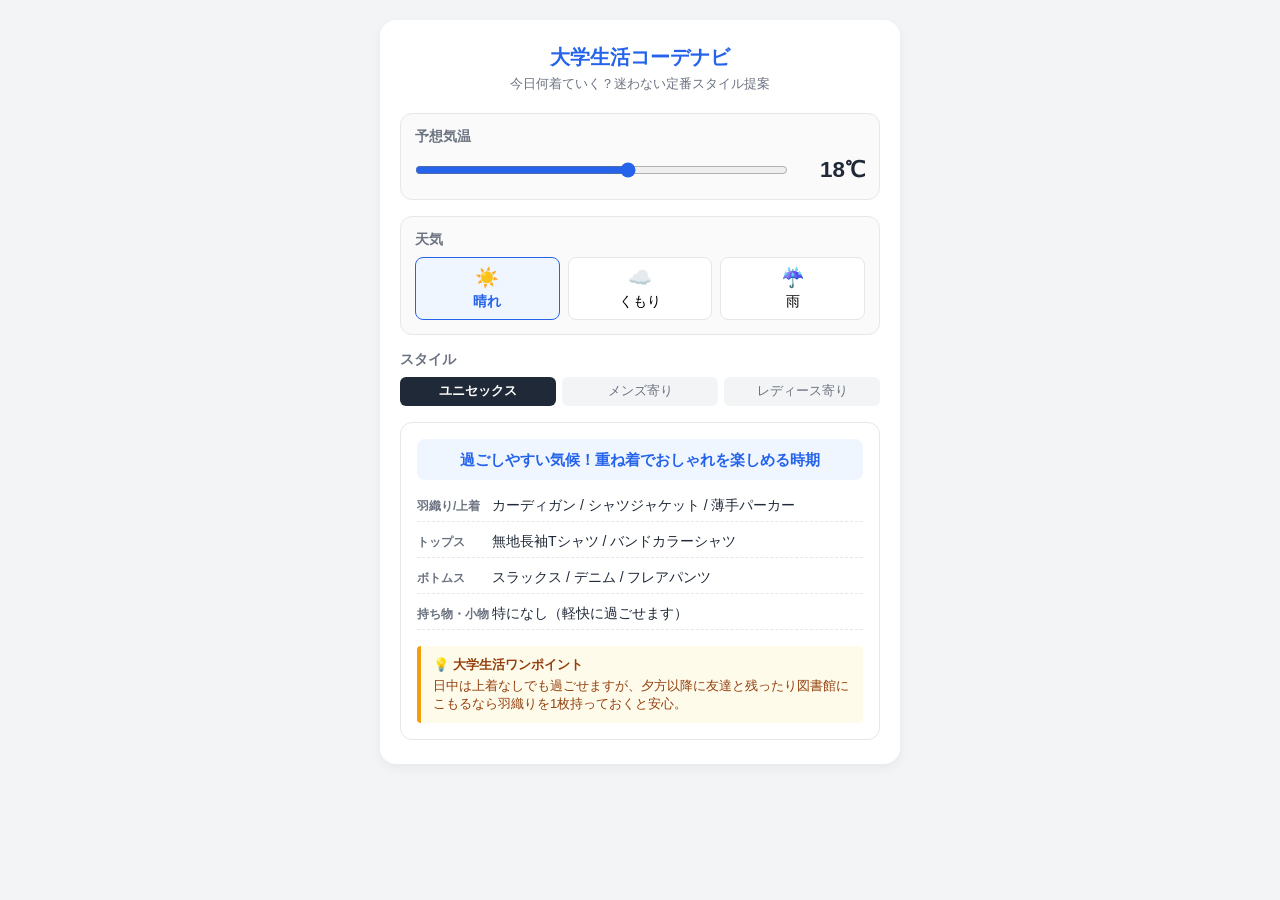
<file: assets/week04/apps/outfit-navigator.html>
<!DOCTYPE html>
<html lang="ja">
<head>
  <meta charset="UTF-8">
  <meta name="viewport" content="width=device-width, initial-scale=1.0">
  <title>大学生活コーデナビ</title>
  <style>
    :root {
      --primary: #2563eb;
      --primary-light: #eff6ff;
      --text-main: #1f2937;
      --text-muted: #6b7280;
      --bg: #f3f4f6;
      --card-bg: #ffffff;
      --border: #e5e7eb;
    }

    * {
      box-sizing: border-box;
      margin: 0;
      padding: 0;
      font-family: -apple-system, BlinkMacSystemFont, "Segoe UI", Roboto, "Helvetica Neue", Arial, sans-serif;
    }

    body {
      background-color: var(--bg);
      color: var(--text-main);
      padding: 20px 12px;
      display: flex;
      justify-content: center;
    }

    .container {
      width: 100%;
      max-width: 520px;
      background: var(--card-bg);
      border-radius: 16px;
      box-shadow: 0 4px 12px rgba(0, 0, 0, 0.05);
      padding: 24px 20px;
    }

    header {
      text-align: center;
      margin-bottom: 20px;
    }

    header h1 {
      font-size: 1.25rem;
      font-weight: 700;
      color: var(--primary);
    }

    header p {
      font-size: 0.82rem;
      color: var(--text-muted);
      margin-top: 4px;
    }

    .section-title {
      font-size: 0.85rem;
      font-weight: 600;
      color: var(--text-muted);
      margin-bottom: 8px;
    }

    /* 入力エリア */
    .input-group {
      background: #fafafa;
      border: 1px solid var(--border);
      border-radius: 12px;
      padding: 14px;
      margin-bottom: 16px;
    }

    /* 気温スライダー・入力 */
    .temp-control {
      display: flex;
      align-items: center;
      gap: 12px;
    }

    .temp-slider {
      flex: 1;
      accent-color: var(--primary);
    }

    .temp-display {
      font-size: 1.4rem;
      font-weight: bold;
      min-width: 65px;
      text-align: right;
      color: var(--text-main);
    }

    /* 天気ボタングループ */
    .weather-options {
      display: grid;
      grid-template-columns: repeat(3, 1fr);
      gap: 8px;
    }

    .weather-btn {
      background: white;
      border: 1.5px solid var(--border);
      border-radius: 8px;
      padding: 8px 0;
      font-size: 0.85rem;
      cursor: pointer;
      display: flex;
      flex-direction: column;
      align-items: center;
      gap: 4px;
      transition: all 0.2s ease;
    }

    .weather-btn .icon {
      font-size: 1.2rem;
    }

    .weather-btn.active {
      border-color: var(--primary);
      background-color: var(--primary-light);
      color: var(--primary);
      font-weight: bold;
    }

    /* スタイル切り替え */
    .style-options {
      display: grid;
      grid-template-columns: repeat(3, 1fr);
      gap: 6px;
      margin-bottom: 16px;
    }

    .style-btn {
      background: #f3f4f6;
      border: none;
      border-radius: 6px;
      padding: 6px 0;
      font-size: 0.8rem;
      color: var(--text-muted);
      cursor: pointer;
    }

    .style-btn.active {
      background: var(--text-main);
      color: white;
      font-weight: 600;
    }

    /* 結果カード */
    .result-card {
      border: 1.5px solid var(--border);
      border-radius: 12px;
      padding: 16px;
      background: #ffffff;
    }

    .catchphrase {
      background: var(--primary-light);
      color: var(--primary);
      padding: 10px 12px;
      border-radius: 8px;
      font-size: 0.95rem;
      font-weight: bold;
      text-align: center;
      margin-bottom: 16px;
      line-height: 1.4;
    }

    .item-list {
      display: flex;
      flex-direction: column;
      gap: 10px;
      margin-bottom: 16px;
    }

    .item-row {
      display: flex;
      align-items: baseline;
      font-size: 0.88rem;
      border-bottom: 1px dashed var(--border);
      padding-bottom: 6px;
    }

    .item-label {
      width: 75px;
      font-size: 0.75rem;
      font-weight: bold;
      color: var(--text-muted);
      flex-shrink: 0;
    }

    .item-name {
      flex: 1;
      color: var(--text-main);
      font-weight: 500;
    }

    .advice-box {
      background: #fffbeb;
      border-left: 4px solid #f59e0b;
      padding: 10px 12px;
      border-radius: 4px;
      font-size: 0.82rem;
      line-height: 1.4;
      color: #92400e;
    }
    
    .advice-title {
      font-weight: bold;
      margin-bottom: 2px;
    }
  </style>
</head>
<body>

  <div class="container">
    <header>
      <h1>大学生活コーデナビ</h1>
      <p>今日何着ていく？迷わない定番スタイル提案</p>
    </header>

    <!-- 気温入力 -->
    <div class="input-group">
      <div class="section-title">予想気温</div>
      <div class="temp-control">
        <input type="range" id="tempRange" class="temp-slider" min="-5" max="35" value="18">
        <div class="temp-display"><span id="tempValue">18</span>℃</div>
      </div>
    </div>

    <!-- 天気選択 -->
    <div class="input-group">
      <div class="section-title">天気</div>
      <div class="weather-options">
        <button class="weather-btn active" data-weather="sunny">
          <span class="icon">☀️</span>晴れ
        </button>
        <button class="weather-btn" data-weather="cloudy">
          <span class="icon">☁️</span>くもり
        </button>
        <button class="weather-btn" data-weather="rainy">
          <span class="icon">☔</span>雨
        </button>
      </div>
    </div>

    <!-- スタイル切り替え -->
    <div class="section-title">スタイル</div>
    <div class="style-options">
      <button class="style-btn active" data-style="unisex">ユニセックス</button>
      <button class="style-btn" data-style="mens">メンズ寄り</button>
      <button class="style-btn" data-style="womens">レディース寄り</button>
    </div>

    <!-- 結果エリア -->
    <div class="result-card">
      <div class="catchphrase" id="catchphrase">読み込み中...</div>
      
      <div class="item-list">
        <div class="item-row">
          <span class="item-label">羽織り/上着</span>
          <span class="item-name" id="itemOuter">-</span>
        </div>
        <div class="item-row">
          <span class="item-label">トップス</span>
          <span class="item-name" id="itemTop">-</span>
        </div>
        <div class="item-row">
          <span class="item-label">ボトムス</span>
          <span class="item-name" id="itemBottom">-</span>
        </div>
        <div class="item-row">
          <span class="item-label">持ち物・小物</span>
          <span class="item-name" id="itemAccessory">-</span>
        </div>
      </div>

      <div class="advice-box">
        <div class="advice-title">💡 大学生活ワンポイント</div>
        <div id="adviceText">-</div>
      </div>
    </div>
  </div>

  <script>
    // 状態管理
    let currentTemp = 18;
    let currentWeather = 'sunny';
    let currentStyle = 'unisex';

    // DOM要素
    const tempRange = document.getElementById('tempRange');
    const tempValue = document.getElementById('tempValue');
    const weatherBtns = document.querySelectorAll('.weather-btn');
    const styleBtns = document.querySelectorAll('.style-btn');

    const catchphraseEl = document.getElementById('catchphrase');
    const itemOuterEl = document.getElementById('itemOuter');
    const itemTopEl = document.getElementById('itemTop');
    const itemBottomEl = document.getElementById('itemBottom');
    const itemAccessoryEl = document.getElementById('itemAccessory');
    const adviceTextEl = document.getElementById('adviceText');

    // 気温帯ごとのベースデータ
    function getOutfit(temp, weather, style) {
      let outer = "なし";
      let top = "";
      let bottom = "";
      let accessory = [];
      let phrase = "";
      let advice = "";

      // 気温帯ごとの判定
      if (temp <= 7) {
        phrase = "真冬の寒さ！最優先で防寒対策を";
        outer = style === 'womens' ? "ロングダウンコート / 厚手ボアブルゾン" : "ダウンジャケット / 厚手チェスターコート";
        top = "ヒートテック ＋ 厚手のニット・セーター";
        bottom = style === 'womens' ? "裏起毛ワイドパンツ / 厚手タイツ＋スカート" : "暖パン / 厚手デニム / 裏起毛スラックス";
        accessory.push("マフラー", "手袋");
        advice = "講義室の暖房が効きすぎていることが多いので、一番上のアウターですぐ温度調節できるようにするのが鉄則です。";
      } else if (temp <= 11) {
        phrase = "しっかり冬の装い。風を通さないアウターを";
        outer = style === 'womens' ? "ウール混コート / キルティングコート" : "チェスターコート / 中綿ジャケット";
        top = "スウェット / ニット（インナーにロンT）";
        bottom = "デニム / ワイドストレートパンツ";
        accessory.push("薄手のマフラー（夜遅くなる場合）");
        advice = "朝晩と昼の気温差に注意。キャンパスを歩いて移動するときは風を通さない上着が快適です。";
      } else if (temp <= 15) {
        phrase = "少し肌寒い季節。軽めのアウターが必須";
        outer = style === 'womens' ? "トレンチコート / マウンテンパーカー" : "マウンテンパーカー / コーチジャケット / デニムジャケット";
        top = "ロンT ＋ 薄手スウェット / シャツ";
        bottom = "チノパン / デニム / スラックス";
        accessory.push("脱いだ上着を入れる大きめトート・リュック");
        advice = "教室に入ると意外と暑くなることがあります。脱ぎ着が楽な前開きアウターが便利です。";
      } else if (temp <= 20) {
        phrase = "過ごしやすい気候！重ね着でおしゃれを楽しめる時期";
        outer = "カーディガン / シャツジャケット / 薄手パーカー";
        top = "無地長袖Tシャツ / バンドカラーシャツ";
        bottom = "スラックス / デニム / フレアパンツ";
        accessory.push("特になし（軽快に過ごせます）");
        advice = "日中は上着なしでも過ごせますが、夕方以降に友達と残ったり図書館にこもるなら羽織りを1枚持っておくと安心。";
      } else if (temp <= 25) {
        phrase = "ポカポカ暖かい陽気。半袖〜長袖1枚で快適";
        outer = "基本不要（冷房対策に薄手の長袖シャツを携帯）";
        top = "長袖Tシャツ1枚、または半袖Tシャツ";
        bottom = "薄手のスラックス / アンクルパンツ / チノパン";
        accessory.push("日差しが強ければキャップ");
        advice = "教室によっては冷房が効き始めていることも。薄手のシャツやカーディガンをバッグに忍ばせておくと安心です。";
      } else {
        phrase = "暑い！涼しさ最優先の夏コーデでOK";
        outer = "なし";
        top = style === 'womens' ? "半袖Tシャツ / サマーニット / ノースリーブ＋シアーシャツ" : "半袖Tシャツ / オープンカラー半袖シャツ";
        bottom = "リネン混パンツ / ゆったりワイドパンツ / ショートパンツ";
        accessory.push("ハンカチ・タオル", "日傘・帽子", "水分");
        advice = "汗染みが目立ちにくい白・黒・ネイビーのトップスや、通気性の良いオーバーサイズシルエットが無難でおすすめです。";
      }

      // 天気補正
      if (weather === 'rainy') {
        phrase += "（雨対策も忘れずに！）";
        accessory.unshift("折りたたみ傘");
        if (bottom.includes("デニム") || bottom.includes("パンツ")) {
          bottom += "（※裾が濡れないようアンクル丈やロールアップ推奨）";
        }
        advice += " 雨の日はキャンパスの階段や床が滑りやすいので、履き慣れたスニーカーや撥水シューズが安心です。";
      } else if (weather === 'cloudy') {
        phrase += "（くもり・体感はややひんやり）";
      } else if (weather === 'sunny' && temp >= 21) {
        accessory.push("日焼け止め");
      }

      return {
        phrase,
        outer,
        top,
        bottom,
        accessory: accessory.join("、"),
        advice
      };
    }

    // 表示更新
    function updateDisplay() {
      tempValue.textContent = currentTemp;
      const data = getOutfit(currentTemp, currentWeather, currentStyle);

      catchphraseEl.textContent = data.phrase;
      itemOuterEl.textContent = data.outer;
      itemTopEl.textContent = data.top;
      itemBottomEl.textContent = data.bottom;
      itemAccessoryEl.textContent = data.accessory;
      adviceTextEl.textContent = data.advice;
    }

    // イベントリスナー
    tempRange.addEventListener('input', (e) => {
      currentTemp = parseInt(e.target.value, 10);
      updateDisplay();
    });

    weatherBtns.forEach(btn => {
      btn.addEventListener('click', () => {
        weatherBtns.forEach(b => b.classList.remove('active'));
        btn.classList.add('active');
        currentWeather = btn.dataset.weather;
        updateDisplay();
      });
    });

    styleBtns.forEach(btn => {
      btn.addEventListener('click', () => {
        styleBtns.forEach(b => b.classList.remove('active'));
        btn.classList.add('active');
        currentStyle = btn.dataset.style;
        updateDisplay();
      });
    });

    // 初回実行
    updateDisplay();
  </script>
</body>
</html>
</file>
<file: assets/styles.css>
:root {
  --paper: #f7f4ed;
  --ink: #111111;
  --muted: #5d5a54;
  --blue: #143c63;
  --red: #b6372e;
  --yellow: #e2b73b;
  --green: #2f6758;
  --white: #fffdf8;
  --serif: "Source Serif 4", Georgia, "Times New Roman", serif;
  --sans: "Libre Franklin", Arial, sans-serif;
  --max: 1240px;
}

* { box-sizing: border-box; }
html { scroll-behavior: smooth; }
body {
  margin: 0;
  color: var(--ink);
  background: var(--paper);
  font-family: var(--serif);
  font-size: 18px;
  line-height: 1.5;
}
a { color: inherit; }
.wrap { width: min(calc(100% - 48px), var(--max)); margin-inline: auto; }
.skip-link { position: fixed; left: 1rem; top: -5rem; z-index: 100; background: var(--ink); color: white; padding: .75rem 1rem; font-family: var(--sans); }
.skip-link:focus { top: 1rem; }
.site-header {
  min-height: 76px;
  padding: 0 max(24px, calc((100vw - var(--max)) / 2));
  display: flex;
  align-items: center;
  justify-content: space-between;
  gap: 2rem;
  background: var(--paper);
  position: sticky;
  top: 0;
  z-index: 20;
  box-shadow: 0 1px 0 rgba(17,17,17,.2);
}
.wordmark { font-family: var(--serif); font-size: 1.2rem; font-weight: 900; text-decoration: none; letter-spacing: -.02em; }
.wordmark span { color: var(--red); font-family: var(--sans); font-size: .72em; letter-spacing: .04em; margin-right: .4rem; }
.site-nav { display: flex; align-items: center; gap: 1.4rem; font-family: var(--sans); font-size: .72rem; text-transform: uppercase; letter-spacing: .06em; }
.site-nav a { text-decoration: none; }
.site-nav a:hover, .site-nav a[aria-current="page"] { color: var(--red); }
.language-toggle { margin-left: .2rem; border: 0; background: var(--ink); color: var(--white); padding: .55rem .7rem; cursor: pointer; font: 700 .68rem var(--sans); letter-spacing: .06em; }
.language-toggle:hover, .language-toggle:focus-visible { background: var(--red); }
.menu-toggle { display: none; font: 600 .75rem var(--sans); text-transform: uppercase; background: none; border: 0; padding: .5rem; }
.hero { padding-block: clamp(5rem, 10vw, 9rem) clamp(4rem, 8vw, 7rem); }
.eyebrow, .section-label, .kicker { margin: 0 0 1.25rem; font: 600 .72rem/1.2 var(--sans); letter-spacing: .09em; text-transform: uppercase; color: var(--red); }
.hero h1 { max-width: 1050px; margin: 0; font-size: clamp(3.5rem, 8vw, 7.75rem); line-height: .91; letter-spacing: -.055em; font-weight: 900; }
.hero h1 em { font-weight: 400; color: var(--blue); }
.dek { max-width: 730px; font-size: clamp(1.35rem, 2.5vw, 2.1rem); line-height: 1.25; margin: 2rem 0 0; }
.hero-actions { margin-top: 2.5rem; display: flex; align-items: center; flex-wrap: wrap; gap: 1.5rem; }
.button { display: inline-flex; align-items: center; justify-content: center; padding: .9rem 1.15rem; background: var(--ink); color: var(--white); text-decoration: none; font: 600 .78rem var(--sans); letter-spacing: .02em; }
.button:hover { background: var(--red); }
.text-link { font: 600 .8rem var(--sans); text-decoration-thickness: 1px; text-underline-offset: 4px; }
.manifesto { background: var(--blue); color: var(--white); padding-block: 2rem; }
.manifesto-grid { display: grid; grid-template-columns: 180px 1fr; gap: 2rem; align-items: center; }
.manifesto .section-label { color: var(--yellow); margin: 0; }
.pulse { font: 600 clamp(1.6rem, 4vw, 3.7rem)/1 var(--sans); letter-spacing: -.04em; margin: 0; }
.pulse span { color: var(--yellow); padding-inline: .25em; }
.intro-grid { display: grid; grid-template-columns: .85fr 1.15fr; gap: clamp(3rem, 8vw, 9rem); padding-block: 7rem; }
.intro-grid h2, .section-heading h2 { font-size: clamp(2.3rem, 4vw, 4rem); line-height: 1; letter-spacing: -.04em; margin: 0; }
.prose-large { font-size: clamp(1.25rem, 2vw, 1.65rem); line-height: 1.42; }
.prose-large p:first-child { margin-top: 0; }
.living-course { margin-top: 1.5rem; padding-left: 1rem; box-shadow: inset 3px 0 0 var(--yellow); color: var(--muted); font-family: var(--sans); font-size: .86rem; line-height: 1.55; }
.route-section { padding-block: 2rem 7rem; }
.section-heading { display: grid; grid-template-columns: 180px 1fr; gap: 2rem; margin-bottom: 3rem; }
.route-list { display: grid; grid-template-columns: repeat(4, 1fr); gap: 1px; background: rgba(17,17,17,.2); }
.route-list a { min-height: 190px; padding: 1.4rem; background: var(--paper); display: flex; flex-direction: column; text-decoration: none; }
.route-list a:hover { background: var(--yellow); }
.route-list span, .route-list small { font: 600 .7rem var(--sans); letter-spacing: .05em; }
.route-list strong { font-size: 1.5rem; line-height: 1.08; margin-block: auto; }
.route-list small { color: var(--muted); }
.now-section { padding-bottom: 8rem; }
.feature-card { background: var(--green); color: var(--white); padding: clamp(2rem, 5vw, 4rem); display: flex; justify-content: space-between; gap: 3rem; align-items: end; }
.feature-card > div { max-width: 760px; }
.feature-card .kicker { color: var(--yellow); }
.feature-card h2 { margin: 0; font-size: clamp(2.5rem, 5vw, 5rem); line-height: .95; letter-spacing: -.04em; }
.feature-card p:not(.kicker) { font-size: 1.25rem; }
.button-light { background: var(--white); color: var(--ink); white-space: nowrap; }
.site-footer { background: var(--ink); color: var(--white); padding-block: 3rem; font-family: var(--sans); font-size: .75rem; }
.footer-grid { display: grid; grid-template-columns: 2fr 1fr 1fr; gap: 2rem; }
.footer-grid p { margin: 0; }
.footer-grid a { color: var(--white); text-underline-offset: 3px; }

/* Interior pages */
.page-hero { padding-block: clamp(4rem, 8vw, 7rem) 4rem; }
.page-hero h1 { max-width: 1000px; margin: 0; font-size: clamp(3.4rem, 8vw, 7rem); line-height: .9; letter-spacing: -.055em; }
.page-hero .dek { max-width: 850px; }
.page-index { margin-top: 2.5rem; display: flex; gap: .65rem; flex-wrap: wrap; }
.page-index a { padding: .55rem .75rem; background: rgba(20,60,99,.09); font: 600 .7rem var(--sans); text-decoration: none; }
.page-index a:hover { background: var(--yellow); }
.section-band { padding-block: 1.2rem; background: var(--blue); color: var(--white); }
.section-band .wrap { display: flex; justify-content: space-between; align-items: center; gap: 1rem; }
.section-band h2 { margin: 0; font-size: 1.35rem; }
.section-band p { margin: 0; color: var(--yellow); font: 600 .7rem var(--sans); text-transform: uppercase; letter-spacing: .06em; }
.week-list { padding-block: 2rem 7rem; }
.week { display: grid; grid-template-columns: 110px minmax(0, 1fr); gap: clamp(1.5rem, 5vw, 5rem); padding-block: 3rem; box-shadow: inset 0 1px 0 rgba(17,17,17,.18); scroll-margin-top: 90px; }
.week:first-child { box-shadow: none; }
.week-number { font: 700 clamp(2.4rem, 5vw, 4.5rem)/.9 var(--sans); color: var(--red); letter-spacing: -.06em; }
.week-date { margin-top: .7rem; font: 600 .7rem var(--sans); text-transform: uppercase; letter-spacing: .05em; }
.week-content h2 { margin: 0; max-width: 900px; font-size: clamp(2rem, 4vw, 3.7rem); line-height: .98; letter-spacing: -.04em; }
.week-meta { display: flex; gap: 1rem; flex-wrap: wrap; margin: 1rem 0 2rem; font: 600 .7rem var(--sans); text-transform: uppercase; letter-spacing: .05em; }
.week-meta a { color: var(--blue); text-underline-offset: 3px; }
.week-grid { display: grid; grid-template-columns: repeat(3, 1fr); gap: 2rem; }
.week-grid h3, .detail-block h3 { font: 700 .69rem var(--sans); letter-spacing: .08em; text-transform: uppercase; color: var(--red); margin: 0 0 .7rem; }
.week-grid p { margin: 0; font-size: 1rem; }
.inline-resource { display: inline; color: var(--blue); font-weight: 600; text-underline-offset: 3px; }
.editorial-note { margin: 1.5rem 0 0; padding: 1.3rem 1.5rem; background: #eee7d8; font-size: 1.02rem; }
.agenda-week-list { padding-block: 2rem 7rem; }
.agenda-week { padding-block: 3rem; box-shadow: inset 0 1px 0 rgba(17,17,17,.18); scroll-margin-top: 90px; }
.agenda-week:first-child { box-shadow: none; }
.agenda-week-heading { display: grid; grid-template-columns: 110px minmax(0, 1fr); gap: clamp(1.5rem, 5vw, 5rem); }
.agenda-week-title > p { margin: 0 0 .35rem; color: var(--muted); font: 600 .71rem var(--sans); letter-spacing: .06em; text-transform: uppercase; }
.agenda-week-title h2 { margin: 0; max-width: 900px; font-size: clamp(2rem, 4vw, 3.7rem); line-height: .98; letter-spacing: -.04em; }
.agenda-title-line { display: flex; align-items: center; gap: 1rem; }
.agenda-guest-icon { flex: 0 0 auto; width: 64px; height: 64px; overflow: hidden; border-radius: 50%; border: 2px solid var(--yellow); background: var(--blue); }
.agenda-guest-icon img { display: block; width: 100%; height: 100%; object-fit: cover; }
.agenda-week-detail { display: grid; grid-template-columns: repeat(2, minmax(0, 1fr)); gap: 2rem clamp(2rem, 5vw, 5rem); margin: 2.2rem 0 0 calc(110px + clamp(1.5rem, 5vw, 5rem)); }
.agenda-detail-block h3, .agenda-resources h3 { margin: 0 0 .7rem; color: var(--red); font: 700 .69rem var(--sans); letter-spacing: .08em; text-transform: uppercase; }
.agenda-detail-block p, .agenda-detail-block ul { margin: 0; font-size: 1rem; }
.agenda-detail-block ul { padding-left: 1.1rem; }
.agenda-detail-block a { color: var(--blue); text-underline-offset: 3px; }
.agenda-resources { grid-column: 1 / -1; }
.agenda-resource-grid { display: grid; grid-template-columns: repeat(3, minmax(0, 1fr)); gap: 1px; background: rgba(17,17,17,.18); }
.agenda-resource { min-width: 0; padding: 1rem; background: #eee7d8; text-decoration: none; }
.agenda-resource:only-child { grid-column: 1 / -1; }
.agenda-resource:hover { background: var(--yellow); }
.agenda-resource span, .agenda-resource small { display: block; font: 600 .66rem/1.35 var(--sans); letter-spacing: .04em; }
.agenda-resource span { color: var(--red); }
.agenda-resource strong { display: block; margin: .45rem 0; font: 700 .9rem/1.2 var(--sans); }
.agenda-resource small { color: var(--muted); }
.agenda-make-button { grid-column: 1 / -1; justify-self: start; }
.agenda-lecture-button { grid-column: 1 / -1; justify-self: start; }
.agenda-locked { margin: 1.4rem 0 0 calc(110px + clamp(1.5rem, 5vw, 5rem)); color: var(--muted); font: .84rem var(--sans); }
.agenda-locked strong { color: var(--red); letter-spacing: .06em; }
.card-grid { display: grid; grid-template-columns: repeat(2, minmax(0, 1fr)); gap: 1px; background: rgba(17,17,17,.18); margin-bottom: 7rem; }
.topic-card { background: var(--paper); padding: clamp(1.7rem, 4vw, 3rem); scroll-margin-top: 100px; }
.topic-card:nth-child(3n+2) { background: #eef2f1; }
.topic-card .num { font: 700 .75rem var(--sans); color: var(--red); letter-spacing: .07em; }
.topic-card h2 { margin: .8rem 0 .5rem; font-size: clamp(2rem, 3.5vw, 3.25rem); line-height: 1; letter-spacing: -.035em; }
.topic-card .date { margin: 0 0 1.75rem; font: 600 .72rem var(--sans); text-transform: uppercase; }
.topic-card dl { margin: 0; }
.topic-card dt { margin-top: 1.25rem; font: 700 .67rem var(--sans); color: var(--red); text-transform: uppercase; letter-spacing: .07em; }
.topic-card dd { margin: .3rem 0 0; }
.callout { margin-block: 0 7rem; background: var(--yellow); padding: clamp(2rem, 5vw, 4rem); display: grid; grid-template-columns: .65fr 1.35fr; gap: 3rem; }
.callout h2 { margin: 0; font-size: clamp(2rem, 4vw, 4rem); line-height: .98; }
.callout p { margin-top: 0; font-size: 1.15rem; }
.make-list, .resource-list { padding-bottom: 7rem; }
.make-row { display: grid; grid-template-columns: 90px 270px 1fr 1fr; gap: 2rem; padding-block: 1.6rem; box-shadow: inset 0 1px 0 rgba(17,17,17,.18); }
.make-row:first-child { box-shadow: none; }
.make-row .when { font: 700 .72rem var(--sans); color: var(--red); text-transform: uppercase; }
.make-row h2 { font-size: 1.35rem; line-height: 1.1; margin: 0; }
.make-row p { font-size: .96rem; margin: 0; }
.make-row strong { display: block; margin-bottom: .25rem; font: 700 .65rem var(--sans); color: var(--blue); text-transform: uppercase; letter-spacing: .05em; }
.make-submission { grid-column: 2 / -1; margin-top: .4rem; padding: 1.5rem 0 .25rem; border-top: 1px solid rgba(17,17,17,.18); }
.make-submit-note { max-width: 660px; margin: .8rem 0 2rem; font-size: .86rem !important; color: var(--muted); }
.make-gallery-title { margin: 0 0 .9rem; font: 700 .68rem var(--sans); color: var(--red); letter-spacing: .07em; }
.make-gallery-empty { margin: 0; padding: 1.2rem; background: #eee7d8; color: var(--muted); font-size: .9rem !important; }
.make-gallery-grid { display: grid; grid-template-columns: repeat(3, minmax(0, 1fr)); gap: 1px; background: rgba(17,17,17,.18); }
.make-gallery-card { min-width: 0; padding: 1.25rem; background: var(--paper); }
.make-gallery-card img { display: block; width: 100%; aspect-ratio: 16 / 9; margin: -1.25rem -1.25rem 1.1rem; width: calc(100% + 2.5rem); object-fit: cover; }
.make-gallery-name, .make-gallery-updated { margin: 0; font: 600 .67rem var(--sans) !important; color: var(--muted); letter-spacing: .03em; }
.make-gallery-card h3 { margin: .45rem 0 .65rem; font-size: 1.25rem; line-height: 1.08; }
.make-gallery-description { margin: 0 0 1rem; font-size: .88rem !important; }
.make-gallery-link { display: inline-block; font: 700 .67rem var(--sans); color: var(--red); letter-spacing: .04em; text-underline-offset: 3px; }
.make-gallery-updated { margin-top: 1rem; }
.resource-filter { display: flex; gap: .6rem; flex-wrap: wrap; margin: 0 0 2rem; }
.resource-filter button { border: 0; background: rgba(20,60,99,.09); padding: .65rem .8rem; cursor: pointer; font: 600 .7rem var(--sans); }
.resource-filter button.active, .resource-filter button:hover { background: var(--yellow); }
.resource-row { display: grid; grid-template-columns: 80px 130px minmax(250px, 1.35fr) minmax(230px, 1fr) 80px; gap: 1.5rem; padding-block: 1.4rem; align-items: start; box-shadow: inset 0 1px 0 rgba(17,17,17,.18); }
.resource-row[hidden] { display: none; }
.resource-row .code, .resource-row .type { font: 600 .68rem var(--sans); text-transform: uppercase; letter-spacing: .04em; color: var(--muted); }
.resource-row h2 { font-size: 1.15rem; line-height: 1.2; margin: 0; }
.resource-row p { font-size: .92rem; margin: 0; }
.resource-row .visit { justify-self: end; font: 700 .68rem var(--sans); color: var(--red); text-transform: uppercase; text-underline-offset: 3px; }
.guest-list { padding-bottom: 7rem; }
.guest { display: grid; grid-template-columns: minmax(240px, .8fr) minmax(0, 1.2fr); gap: clamp(2rem, 7vw, 8rem); padding-block: 4rem; box-shadow: inset 0 1px 0 rgba(17,17,17,.18); scroll-margin-top: 90px; }
.guest:first-child { box-shadow: none; }
.guest h2 { font-size: clamp(2.7rem, 5vw, 5rem); line-height: .92; letter-spacing: -.05em; margin: 0; }
.guest .guest-date { margin: 1rem 0 0; font: 600 .72rem var(--sans); text-transform: uppercase; letter-spacing: .05em; color: var(--red); }
.guest-photo { display: block; width: min(100%, 340px); aspect-ratio: 1; margin-top: 1.5rem; object-fit: cover; border-radius: 50%; border: 5px solid var(--yellow); }
.guest-role { margin: 0 0 1rem; color: var(--red); font: 700 .72rem/1.45 var(--sans); letter-spacing: .06em; text-transform: uppercase; }
.guest-arc { font-size: 1.45rem; line-height: 1.32; margin-top: 0; }
.guest-bio { margin: 1.75rem 0 2rem; padding: 1.5rem; background: #eee7d8; }
.guest-bio h3 { margin: 0 0 .75rem; }
.guest-bio p { margin: 0 0 1rem; font-size: 1rem; }
.guest-bio p:last-child { margin-bottom: 0; }
.guest-details { display: grid; grid-template-columns: 1fr 1fr; gap: 2rem; }
.guest-details p { margin: .3rem 0 0; }
.exhibition-hero { background: var(--ink); color: var(--white); }
.exhibition-hero .eyebrow { color: var(--yellow); }
.exhibition-hero h1 em { color: var(--yellow); }
.crit-flow { display: grid; grid-template-columns: repeat(3, 1fr); gap: 1px; background: rgba(17,17,17,.2); margin: 2rem 0 7rem; }
.crit-step { background: var(--paper); padding: 2rem; }
.crit-step strong { display: block; font: 700 3rem var(--sans); color: var(--red); }
.crit-step h3 { margin: .8rem 0 .5rem; }
.criteria { display: grid; grid-template-columns: repeat(5, 1fr); margin-bottom: 7rem; }
.criterion { min-height: 210px; padding: 1.5rem; color: var(--white); display: flex; flex-direction: column; justify-content: space-between; }
.criterion:nth-child(1), .criterion:nth-child(4) { background: var(--blue); }
.criterion:nth-child(2), .criterion:nth-child(5) { background: var(--red); }
.criterion:nth-child(3) { background: var(--green); }
.criterion span { font: 600 .67rem var(--sans); text-transform: uppercase; letter-spacing: .06em; color: var(--yellow); }
.criterion strong { font-size: 1.5rem; line-height: 1.05; }

@media (max-width: 960px) {
  .week-grid { grid-template-columns: 1fr; gap: 1.4rem; }
  .agenda-week-detail { grid-template-columns: 1fr; }
  .agenda-resource-grid { grid-template-columns: repeat(2, minmax(0, 1fr)); }
  .make-row { grid-template-columns: 75px 1fr 1fr; }
  .make-row > :last-child { grid-column: 2 / -1; }
  .make-submission { grid-column: 2 / -1; }
  .make-gallery-grid { grid-template-columns: repeat(2, minmax(0, 1fr)); }
  .resource-row { grid-template-columns: 65px 100px 1fr 70px; }
  .resource-row > p { grid-column: 3 / -1; }
  .criteria { grid-template-columns: repeat(2, 1fr); }
}

@media (max-width: 840px) {
  .menu-toggle { display: block; }
  .site-nav { display: none; position: absolute; inset: 76px 0 auto; padding: 1.25rem 24px 1.5rem; background: var(--paper); box-shadow: 0 1px 0 rgba(17,17,17,.2); flex-direction: column; align-items: flex-start; }
  .language-toggle { margin: .5rem 0 0; }
  .site-nav.open { display: flex; }
  .manifesto-grid, .intro-grid, .section-heading { grid-template-columns: 1fr; gap: 1.5rem; }
  .route-list { grid-template-columns: repeat(2, 1fr); }
  .feature-card { align-items: flex-start; flex-direction: column; }
  .card-grid, .callout, .guest { grid-template-columns: 1fr; }
  .guest-details { grid-template-columns: 1fr; }
  .crit-flow { grid-template-columns: 1fr; }
}
@media (max-width: 520px) {
  .wrap { width: min(calc(100% - 28px), var(--max)); }
  .site-header { padding-inline: 14px; min-height: 66px; }
  .site-nav { top: 66px; padding-inline: 14px; }
  .hero h1 { font-size: 3.35rem; }
  .route-list { grid-template-columns: 1fr; }
  .route-list a { min-height: 145px; }
  .footer-grid { grid-template-columns: 1fr; }
  .page-hero h1 { font-size: 3.2rem; }
  .week { grid-template-columns: 1fr; }
  .agenda-week-heading { grid-template-columns: 1fr; }
  .agenda-week-detail, .agenda-locked { margin-left: 0; }
  .agenda-resource-grid { grid-template-columns: 1fr; }
  .week-number { font-size: 2.25rem; }
  .make-row { grid-template-columns: 1fr; gap: .65rem; }
  .make-row > :last-child { grid-column: auto; }
  .make-submission { grid-column: auto; }
  .make-gallery-grid { grid-template-columns: 1fr; }
  .resource-row { grid-template-columns: 55px 1fr 60px; gap: .8rem; }
  .resource-row h2 { grid-column: 2 / -1; }
  .resource-row > p { grid-column: 2 / -1; }
  .criteria { grid-template-columns: 1fr; }
}

/* Agenda: lecture across the first row, then studio and homework side by side. */
.agenda-page .agenda-week-detail { display: block; margin-top: 2rem; }
.agenda-lecture-row { padding: clamp(1.3rem, 2.8vw, 2.25rem); border-left: 5px solid var(--blue); background: #e9eef1; }
.agenda-row-heading { display: flex; align-items: end; justify-content: space-between; flex-wrap: wrap; gap: .35rem 1.5rem; margin-bottom: 1.2rem; }
.agenda-row-heading span, .agenda-work-card header span { display: block; width: 100%; font: 700 .67rem/1.3 var(--sans); letter-spacing: .09em; }
.agenda-row-heading span { color: var(--blue); }
.agenda-row-heading h3, .agenda-work-card header h3 { margin: 0; font-size: clamp(1.65rem, 2.8vw, 2.5rem); line-height: 1.03; letter-spacing: -.035em; }
.agenda-row-heading p { margin: 0; color: var(--muted); font: 600 .72rem var(--sans); text-transform: uppercase; letter-spacing: .04em; }
.agenda-time-grid { display: grid; grid-template-columns: repeat(4, minmax(0, 1fr)); gap: 1px; margin: 0 0 1.4rem; padding: 1px; background: #b5c3cd; list-style: none; }
.agenda-time-grid li { min-width: 0; min-height: 128px; padding: .95rem; background: var(--white); }
.agenda-time-grid time { display: block; margin-bottom: .3rem; color: var(--blue); font: 700 .66rem var(--sans); letter-spacing: .06em; }
.agenda-time-grid strong { display: block; font-size: 1.08rem; line-height: 1.15; }
.agenda-time-grid span { display: block; margin-top: .35rem; color: var(--muted); font: .76rem/1.38 var(--sans); }
.agenda-lecture-grid { display: grid; grid-template-columns: minmax(0, 1fr) minmax(215px, 270px); gap: clamp(1.25rem, 3vw, 2.5rem); align-items: start; }
.agenda-lecture-copy { display: grid; gap: 1.2rem; min-width: 0; }
.agenda-lecture-copy .agenda-detail-block:first-child p:first-of-type { font-size: 1.15rem; line-height: 1.44; }
.agenda-detail-block h4, .agenda-resources h4 { margin: 0 0 .42rem; color: var(--blue); font: 700 .67rem var(--sans); letter-spacing: .08em; text-transform: uppercase; }
.agenda-detail-block p + p, .agenda-detail-block ul + p { margin-top: .65rem; }
.agenda-slide-card { display: block; min-width: 0; background: var(--ink); color: var(--white); text-decoration: none; }
.agenda-slide-card:hover .agenda-slide-caption, .agenda-slide-card:focus-visible .agenda-slide-caption { background: var(--blue); }
.agenda-slide-image { display: flex; align-items: center; justify-content: center; min-height: 175px; background: #07131b; overflow: hidden; }
.agenda-slide-image img { display: block; width: 100%; height: 175px; object-fit: cover; }
.agenda-slide-placeholder { font: 700 2.2rem var(--sans); letter-spacing: -.06em; }
.agenda-slide-caption { display: grid; gap: .2rem; padding: .8rem .95rem; }
.agenda-slide-caption > span { color: #d2dce2; font: 700 .61rem var(--sans); letter-spacing: .08em; }
.agenda-slide-caption strong { display: flex; justify-content: space-between; gap: 1rem; font: 700 .85rem var(--sans); }
.agenda-slide-card--pending { min-height: 227px; padding: 1.3rem; background: #d8e1e6; color: var(--blue); }
.agenda-slide-card--pending > span { font: 700 1.85rem var(--sans); letter-spacing: -.05em; }
.agenda-slide-card--pending strong { display: block; margin-top: 2.5rem; font: 700 .9rem var(--sans); }
.agenda-slide-card--pending p { margin: .35rem 0 0; color: var(--muted); font: .76rem/1.4 var(--sans); }
.agenda-slide-followup { display: block; margin-top: .7rem; color: var(--blue); font: 600 .72rem/1.4 var(--sans); text-decoration: underline; text-underline-offset: .18em; }
.agenda-work-grid { display: grid; grid-template-columns: repeat(2, minmax(0, 1fr)); gap: 1rem; margin-top: 1rem; }
.agenda-work-card { min-width: 0; padding: clamp(1.25rem, 2.5vw, 2rem); }
.agenda-work-card header { margin-bottom: 1.3rem; }
.agenda-work-card header span { margin-bottom: .55rem; }
.agenda-work-card--activity { border-left: 5px solid var(--green); background: #e7efe8; }
.agenda-work-card--activity header span, .agenda-work-card--activity .agenda-detail-block h4, .agenda-work-card--activity .agenda-resources h4 { color: var(--green); }
.agenda-work-card--homework { border-left: 5px solid var(--red); background: #f6ebd1; }
.agenda-work-card--homework header span, .agenda-work-card--homework .agenda-detail-block h4 { color: var(--red); }
.agenda-work-card .agenda-detail-block + .agenda-detail-block, .agenda-work-card .agenda-resources, .agenda-lecture-copy .agenda-resources { margin-top: 1.15rem; padding-top: 1.1rem; border-top: 1px solid rgba(17,17,17,.15); }
.agenda-work-card .agenda-detail-block p, .agenda-work-card .agenda-detail-block ul { font-size: .95rem; }
.agenda-work-card .agenda-make-button { margin-top: 1.5rem; }
.agenda-work-card .agenda-resource-grid, .agenda-lecture-copy .agenda-resource-grid { grid-template-columns: repeat(2, minmax(0, 1fr)); }
.agenda-work-card .agenda-resource { background: #1d2026; }
.agenda-lecture-copy .agenda-resource { background: var(--white); }

@media (max-width: 960px) {
  .agenda-time-grid { grid-template-columns: repeat(2, minmax(0, 1fr)); }
}
@media (max-width: 720px) {
  .agenda-lecture-grid, .agenda-work-grid { grid-template-columns: 1fr; }
  .agenda-lecture-aside { max-width: 340px; }
}
@media (max-width: 520px) {
  .agenda-time-grid { grid-template-columns: 1fr; }
  .agenda-time-grid li { min-height: 0; }
  .agenda-work-card .agenda-resource-grid, .agenda-lecture-copy .agenda-resource-grid { grid-template-columns: 1fr; }
}

/* Reitaku Engineering: a distinct, near-black studio palette. */
:root {
  color-scheme: dark;
  --paper: #08090b;
  --ink: #f2f1ec;
  --muted: #a4a5ab;
  --blue: #9bd8ff;
  --red: #ff786e;
  --yellow: #d9ff62;
  --green: #b1efb7;
  --white: #111318;
}
body { background: var(--paper); color: var(--ink); }
.skip-link { background: #181b21; color: var(--ink); }
.site-header { background: rgba(8,9,11,.96); box-shadow: 0 1px 0 #292b31; backdrop-filter: blur(16px); }
.wordmark span, .week-number, .eyebrow, .section-label, .kicker { color: var(--yellow); }
.site-nav a:hover, .site-nav a[aria-current="page"] { color: var(--yellow); }
.language-toggle { background: #25272d; color: var(--yellow); }
.language-toggle:hover, .language-toggle:focus-visible { background: var(--yellow); color: #10120a; }
.button { background: var(--yellow); color: #10120a; }
.button:hover { background: #f2f2ed; color: #111318; }
.button-light { background: #f2f2ed; color: #111318; }
.manifesto, .section-band { background: #13151a; color: var(--ink); border-block: 1px solid #292b31; }
.manifesto .section-label, .pulse span { color: var(--yellow); }
.pulse { color: var(--ink); }
.route-list a:hover { color: #10120a; }
.hero h1 em, .agenda-week-title > p, .agenda-detail-block h4, .agenda-resources h4,
.agenda-resource span, .agenda-work-card--activity header span,
.agenda-work-card--activity .agenda-detail-block h4 { color: var(--blue); }
.living-course { color: var(--muted); }
.feature-card { background: #16191f; color: var(--ink); border: 1px solid #30333a; }
.feature-card .kicker { color: var(--yellow); }
.site-footer { background: #111318; color: var(--ink); border-top: 1px solid #292b31; }
.footer-grid a { color: var(--blue); }
.page-index a, .resource-filter button { background: #17191f; color: var(--ink); }
.page-index a:hover, .resource-filter button.active, .resource-filter button:hover { background: var(--yellow); color: #10120a; }
.agenda-week, .week, .make-row, .resource-row, .guest { box-shadow: inset 0 1px 0 #292b31; }
.agenda-week:first-child, .week:first-child, .make-row:first-child, .guest:first-child { box-shadow: none; }
.agenda-content, .schedule-note, .guest-bio, .topic-card, .route-list a,
.route-list div, .crit-step, .make-gallery-empty, .agenda-resource,
.agenda-time-grid li, .agenda-work-card--activity, .agenda-work-card--homework,
.agenda-lecture-row, .editorial-note { background: #14161b; color: var(--ink); }
.agenda-content { border: 1px solid #2a2c33; }
.agenda-more summary, .speaker-line, .week-meta a, .inline-resource,
.agenda-detail-block a, .agenda-resource span, .make-row strong,
.resource-row .visit, .guest-role, .guest .guest-date, .text-link { color: var(--blue); }
.agenda-work-card--activity, .agenda-work-card--homework, .agenda-lecture-row { border-color: #42454d; }
.agenda-work-card--activity { border-left-color: var(--green); }
.agenda-work-card--homework { border-left-color: var(--red); }
.agenda-lecture-row { border-left-color: var(--blue); }
.agenda-time-grid { background: #292c34; }
.agenda-time-grid time { color: var(--blue); }
.agenda-work-card .agenda-resource { background: #1d2026; }
.agenda-lecture-copy .agenda-resource { background: #1d2026; }
.agenda-resource-grid { background: #292c34; }
.agenda-resource:hover { background: #292d20; }
.agenda-slide-image { background: #050608; }
.agenda-slide-card { background: #111318; color: var(--ink); }
.agenda-slide-card:hover .agenda-slide-caption, .agenda-slide-card:focus-visible .agenda-slide-caption { background: #253644; }
.agenda-slide-card--pending { background: #17191f; color: var(--blue); }
.agenda-slide-card--pending p { color: var(--muted); }
.agenda-slide-followup, .lecture-preview-back, .lecture-preview-heading > a { color: var(--blue); }
.make-gallery-card { background: #14161b; }
.make-gallery-name, .make-gallery-updated, .make-submit-note { color: var(--muted); }
.make-gallery-link, .guest-role { color: var(--yellow); }
.prompt-grid { background: #292c34; }
.prompt-grid article { background: #14161b; }
.callout { background: #d9ff62; color: #10120a; }
.exhibition-hero { background: #111318; color: var(--ink); }
.exhibition-hero .eyebrow, .exhibition-hero h1 em { color: var(--yellow); }
.agenda-lecture-stage, .lecture-preview-stage { background: #07080a; }
.agenda-lecture-row p, .agenda-detail-block p, .agenda-detail-block ul { color: var(--ink); }

/* Week 1 teaching materials: the question form leads, followed by the deck and map. */
.week-one-materials { margin: 2.2rem 0 1rem; padding: clamp(1.1rem, 2.8vw, 2rem); background: #101217; border: 1px solid #343740; }
.week-one-topline { display: flex; justify-content: space-between; align-items: center; gap: 1.25rem; margin-bottom: 1.4rem; }
.week-one-topline .section-label { margin: 0 0 .45rem; }
.week-one-topline h3 { margin: 0; font-size: clamp(1.8rem, 3vw, 2.7rem); line-height: 1; letter-spacing: -.04em; }
.question-cta { display: grid; gap: .2rem; min-width: min(100%, 340px); padding: 1rem 1.2rem; background: var(--yellow); color: #11130c; text-decoration: none; }
.question-cta span, .question-cta small { font: 700 .64rem/1.3 var(--sans); letter-spacing: .06em; text-transform: uppercase; }
.question-cta strong { display: flex; justify-content: space-between; gap: .8rem; font: 700 1.05rem/1.2 var(--sans); }
.question-cta small { opacity: .72; text-transform: none; letter-spacing: 0; }
.question-cta:hover, .question-cta:focus-visible { background: #f2f2ed; }
.week-one-material-grid { display: grid; grid-template-columns: minmax(0, .9fr) minmax(0, 1.1fr); gap: 1rem; align-items: start; }
.week-one-slide-panel, .engineer-map-panel { min-width: 0; padding: 1rem; background: #08090b; border: 1px solid #292c33; }
.material-heading { display: flex; justify-content: space-between; align-items: end; gap: .8rem; margin-bottom: .8rem; }
.material-heading p { margin: 0 0 .2rem; color: var(--yellow); font: 700 .59rem var(--sans); letter-spacing: .09em; }
.material-heading h4 { margin: 0; font-size: 1.25rem; line-height: 1.1; }
.material-heading a, .slide-download { color: var(--blue); font: 700 .64rem var(--sans); text-underline-offset: .2em; white-space: nowrap; }
.week-one-slideshow { overflow: hidden; background: #08090b; border: 1px solid #292c33; }
.week-one-slideshow:focus-visible { outline: 2px solid var(--yellow); outline-offset: 3px; }
.slide-stage { display: grid; place-items: center; aspect-ratio: 16 / 9; background: #111318; }
.slide-stage img { display: block; width: 100%; height: 100%; object-fit: contain; }
.slide-toolbar { display: flex; align-items: center; justify-content: center; gap: 1rem; padding: .45rem; border-top: 1px solid #292c33; }
.slide-toolbar button { min-width: 2.3rem; min-height: 2.1rem; border: 1px solid #484b55; background: #191b21; color: var(--ink); cursor: pointer; font: 700 .85rem var(--sans); }
.slide-toolbar button:hover:not(:disabled), .slide-toolbar button:focus-visible { background: var(--yellow); color: #11130c; }
.slide-toolbar button:disabled { opacity: .4; cursor: default; }
.slide-toolbar output { min-width: 3.5rem; color: var(--muted); text-align: center; font: 700 .68rem var(--sans); font-variant-numeric: tabular-nums; }
.slide-download { display: inline-block; margin-top: .7rem; }
.engineer-map-viewer { position: relative; width: 100%; aspect-ratio: var(--map-ratio, 4 / 3); overflow: hidden; background: #14161b; border: 1px solid #292c33; cursor: grab; touch-action: none; outline-offset: 3px; }
.engineer-map-viewer:focus-visible { outline: 2px solid var(--yellow); }
.engineer-map-viewer.is-dragging { cursor: grabbing; }
.map-canvas { position: absolute; inset: 0; transform-origin: center center; }
.engineer-map-image { position: absolute; inset: 0; display: block; width: 100%; height: 100%; object-fit: contain; user-select: none; pointer-events: none; }
.map-hotspots { position: absolute; inset: 0; }
.map-term { position: absolute; left: var(--x); top: var(--y); display: grid; justify-items: start; gap: .15rem; box-sizing: border-box; width: 16px; height: 16px; padding: 0; overflow: hidden; transform: translate(-50%,-50%); border: 2px solid rgba(255,255,255,.5); border-radius: 50%; background: rgba(0,0,0,.5); box-shadow: none; color: transparent; cursor: help; font: 0/0 var(--sans); transition: width .12s ease, height .12s ease, padding .12s ease, border-radius .12s ease, background .12s ease, box-shadow .12s ease; }
.map-term span { display: none; }
.map-term:hover, .map-term:focus-visible { z-index: 4; width: max-content; height: auto; max-width: min(230px, 48vw); padding: .45rem .6rem; border: 1px solid rgba(217,255,98,.55); border-radius: 2px; background: #0b0c0fee; color: var(--ink); font: 700 .62rem/1.3 var(--sans); box-shadow: 0 2px 8px #0008; }
.map-term:hover span, .map-term:focus-visible span { display: block; }
.map-term span + span { color: var(--yellow); font-size: .72rem; }
.map-term:focus-visible { outline: 2px solid var(--yellow); outline-offset: 2px; }
.map-viewer-toolbar { position: absolute; right: .65rem; bottom: .65rem; display: flex; align-items: center; gap: .25rem; padding: .3rem; background: rgba(8,9,11,.93); border: 1px solid #464953; color: var(--ink); font: 700 .68rem var(--sans); }
.map-viewer-toolbar { z-index: 6; }
.map-viewer-instruction { position: absolute; z-index: 6; left: .65rem; top: .65rem; margin: 0; padding: .35rem .5rem; background: rgba(8,9,11,.88); color: var(--yellow); font: 700 .62rem/1.35 var(--sans); }
.map-tabs { display: flex; gap: .35rem; margin: 0 0 .65rem; border-bottom: 1px solid #292c33; }
.map-tabs [role="tab"] { margin-bottom: -1px; padding: .58rem .78rem; border: 1px solid transparent; border-bottom-color: #292c33; background: transparent; color: var(--muted); cursor: pointer; font: 700 .67rem var(--sans); }
.map-tabs [role="tab"][aria-selected="true"] { border-color: #292c33; border-bottom-color: #08090b; background: #08090b; color: var(--yellow); }
.map-tabs [role="tab"]:hover, .map-tabs [role="tab"]:focus-visible { color: var(--ink); }
.map-tab-panel[hidden] { display: none; }
.map-original-link { margin: .5rem 0 0; font: 600 .66rem/1.4 var(--sans); color: var(--muted); }
.map-original-link a { color: var(--blue); text-underline-offset: .18em; }
.map-viewer-toolbar button { min-width: 2rem; min-height: 2rem; border: 1px solid #484b55; background: #191b21; color: var(--ink); cursor: pointer; font: 700 .9rem var(--sans); }
.map-viewer-toolbar button:hover, .map-viewer-toolbar button:focus-visible { background: var(--yellow); color: #11130c; }
.map-viewer-toolbar button[data-map-action="fullscreen"] { font: 700 .63rem var(--sans); padding-inline: .5rem; }
.map-viewer-toolbar output { min-width: 3.3rem; text-align: center; font-variant-numeric: tabular-nums; }
.map-viewer-hint { margin: .55rem 0 0; color: var(--muted); font: .66rem/1.4 var(--sans); }
.engineer-map-viewer:fullscreen, .engineer-map-viewer.is-fullscreen-fallback { width: 100vw; height: 100vh; max-width: none; aspect-ratio: auto; background: #050608; border: 0; cursor: grab; }
.engineer-map-viewer:fullscreen .map-canvas, .engineer-map-viewer.is-fullscreen-fallback .map-canvas { inset: 0; width: min(100vw, var(--map-width-at-height, 132.8vh)); height: min(100vh, var(--map-height-at-width, 75.3vw)); margin: auto; }
.engineer-map-viewer:fullscreen .map-viewer-toolbar, .engineer-map-viewer.is-fullscreen-fallback .map-viewer-toolbar { right: max(1.25rem, env(safe-area-inset-right)); bottom: max(1.25rem, env(safe-area-inset-bottom)); }
.engineer-map-viewer:fullscreen .map-term:not(:hover):not(:focus-visible), .engineer-map-viewer.is-fullscreen-fallback .map-term:not(:hover):not(:focus-visible) { width: 18px; height: 18px; }
.map-fullscreen-open { overflow: hidden; }
@media (max-width: 720px) {
  .week-one-topline { align-items: stretch; flex-direction: column; }
  .week-one-material-grid { grid-template-columns: 1fr; }
  .material-heading { align-items: start; flex-direction: column; }
}

/* Dedicated Marp preview with a full-screen reading mode. */
.lecture-preview-main { padding-block: 2rem 4rem; }
.lecture-preview-back { color: var(--blue); font: 700 .75rem var(--sans); text-underline-offset: 4px; }
.lecture-preview-heading { display: flex; align-items: end; justify-content: space-between; gap: 1.5rem; margin: 1.5rem 0 1.25rem; }
.lecture-preview-heading h1 { margin: 0; font-size: clamp(2rem, 4vw, 3.5rem); line-height: 1; }
.lecture-preview-heading .eyebrow { margin-bottom: .55rem; }
.lecture-preview-heading > a { color: var(--blue); font: 700 .73rem var(--sans); text-underline-offset: 4px; white-space: nowrap; }
.lecture-preview-stage { display: grid; grid-template-rows: auto minmax(0, 1fr); height: min(78vh, 820px); min-height: 430px; background: #10171d; }
.lecture-preview-toolbar { display: flex; align-items: center; justify-content: space-between; gap: 1rem; padding: .65rem .9rem; background: var(--blue); color: var(--white); font: 700 .68rem var(--sans); letter-spacing: .04em; text-transform: uppercase; }
.lecture-preview-toolbar button { border: 1px solid rgba(255,255,255,.65); padding: .5rem .7rem; background: transparent; color: var(--white); cursor: pointer; font: 700 .68rem var(--sans); }
.lecture-preview-toolbar button:hover, .lecture-preview-toolbar button:focus-visible { background: var(--white); color: var(--blue); }
.lecture-preview-stage iframe { width: 100%; height: 100%; border: 0; }
.lecture-preview-stage:fullscreen, .lecture-preview-stage.is-fullscreen-fallback { width: 100vw; height: 100vh; min-height: 0; background: #10171d; }
.lecture-preview-stage.is-fullscreen-fallback { position: fixed; inset: 0; z-index: 1000; }
.preview-fallback-open { overflow: hidden; }
.lecture-preview-hint { color: var(--muted); font: .78rem/1.5 var(--sans); }
.lecture-preview-error { align-self: center; padding: 2rem; color: var(--white); text-align: center; }
@media (max-width: 720px) {
  .lecture-preview-heading { align-items: start; flex-direction: column; }
  .lecture-preview-stage { min-height: 320px; height: 65vh; }
}
/* Reitaku Engineering additions to the Global Engineer visual system. */
.site-nav { gap: 1rem; }
.site-nav a { white-space: nowrap; }
.agenda-more { margin: 1.3rem 0 0 calc(110px + clamp(1.5rem, 5vw, 5rem)); }
.agenda-more summary { display: inline-block; cursor: pointer; color: var(--blue); font: 700 .75rem var(--sans); text-decoration: underline; text-underline-offset: .25em; }
.agenda-more[open] summary { margin-bottom: 1.2rem; }
.agenda-content { max-width: 850px; padding: 1.5rem; background: #14161b; }
.agenda-overview { font-size: 1.15rem; margin: 0 0 1.5rem; }
.agenda-content .detail-block + .detail-block { margin-top: 1.4rem; }
.agenda-content .detail-block p { margin: .35rem 0; }
.speaker-line { font: 700 .8rem var(--sans); color: var(--blue); }
.schedule-note { padding: 1.5rem; border-left: 4px solid var(--yellow); background: #14161b; }
.guest-photo { display: block; width: min(100%,260px); aspect-ratio: 1; object-fit: cover; margin-top: 1.5rem; border-radius: 50%; }
.guest-placeholder { display: grid; place-items: center; background: #1a2a34; color: var(--yellow); font: 700 4rem var(--sans); }
.guest { grid-template-columns: minmax(200px,.8fr) minmax(0,1.2fr); }
.guest h2 { overflow-wrap: anywhere; }
.editorial-grid { display: grid; grid-template-columns: .8fr 1.2fr; gap: clamp(2rem,7vw,8rem); padding-block: 1rem 6rem; }
.editorial-grid h2 { font-size: clamp(2.3rem,4vw,4rem); line-height: 1; margin: 0; }
.editorial-grid > div:last-child { font-size: 1.3rem; line-height: 1.45; }
.prompt-grid { display: grid; grid-template-columns: repeat(2,1fr); gap: 1px; background: #aaa; margin-bottom: 7rem; }
.prompt-grid article { padding: clamp(2rem,4vw,3rem); background: var(--paper); }
.prompt-grid span { color: var(--red); font: 700 .7rem var(--sans); }
.prompt-grid h2 { font-size: clamp(2rem,3vw,3rem); line-height: 1; }
.prompt-grid p { max-width: 28rem; }
.route-list div { min-height: 190px; padding: 1.4rem; background: var(--paper); display: flex; flex-direction: column; }
.route-list div strong { margin-block: auto; }
.resource-list { min-height: 35vh; }
.resource-list > .living-course { max-width: 700px; margin-top: 2rem; }
@media (max-width: 940px) { .site-nav { gap: .6rem; font-size: .62rem; } }
@media (max-width: 720px) { .editorial-grid,.prompt-grid { grid-template-columns: 1fr; } .agenda-more { margin-left: 0; } .guest { grid-template-columns: 1fr; } .site-nav { gap: .8rem; font-size: .75rem; } }
</file>
<file: assets/design.css>
/* Reitaku Engineering: calm graphite layers, steel blue and warm metal accents. */
:root {
  --paper: #0b1015;
  --ink: #e8eef2;
  --muted: #a8b4bd;
  --blue: #9bbfd3;
  --red: #d0a078;
  --yellow: #d0b989;
  --green: #9db8ae;
  --white: #151e27;
  --layer-1: #121a22;
  --layer-2: #19242e;
  --layer-3: #263542;
  --rule: #30404c;
  --sans: "IBM Plex Sans JP", "IBM Plex Sans", "Hiragino Kaku Gothic ProN", sans-serif;
  --serif: var(--sans);
  --mono: "IBM Plex Mono", ui-monospace, monospace;
}

body { font-family: var(--sans); font-size: 17px; line-height: 1.62; }
html[lang="ja"] body { font-size: 16px; line-height: 1.78; }
h1, h2, h3, h4 { font-family: var(--sans); }
:is(a, button, summary, input):focus-visible { outline: 2px solid var(--blue); outline-offset: 3px; }
.skip-link { background: var(--layer-3); color: var(--ink); }
.wrap { width: min(calc(100% - 48px), 1160px); }

/* Shared shell */
.site-header { min-height: 70px; background: rgba(11,16,21,.96); box-shadow: none; }
.wordmark { font-family: var(--sans); font-size: 1.03rem; font-weight: 700; letter-spacing: -.015em; }
.wordmark span { color: var(--blue); font-family: var(--mono); font-size: .8em; font-weight: 600; }
.site-nav { gap: 1.15rem; font-size: .74rem; letter-spacing: .02em; }
html[lang="ja"] .site-nav { font-size: .76rem; letter-spacing: 0; }
.site-nav a { padding-block: .4rem; }
.site-nav a:hover, .site-nav a[aria-current="page"] { color: var(--blue); }
.site-nav a[aria-current="page"] { box-shadow: inset 0 -2px 0 var(--blue); }
.language-toggle { margin-left: .2rem; padding: .5rem .68rem; background: var(--layer-2); color: var(--ink); }
.language-toggle:hover, .language-toggle:focus-visible { background: var(--blue); color: #0b1015; }
.menu-toggle { color: var(--ink); }
.site-footer { padding-block: 2.5rem; background: #10171e; border-top: 0; }
.footer-grid a { color: var(--blue); }

/* Type and spacing form the hierarchy, while layers group related content. */
.hero { padding-block: clamp(4rem, 7vw, 6rem) clamp(3.5rem, 6vw, 5.5rem); }
.hero h1 { max-width: 950px; font-size: clamp(3.2rem, 6vw, 5.8rem); line-height: 1.04; letter-spacing: -.035em; font-weight: 700; }
.page-hero { padding-block: clamp(2.8rem, 5vw, 4.7rem) clamp(2.5rem, 4vw, 3.5rem); }
.page-hero h1 { max-width: 950px; font-size: clamp(3rem, 5.4vw, 5rem); line-height: 1.08; letter-spacing: -.035em; font-weight: 700; }
html[lang="ja"] .hero h1, html[lang="ja"] .page-hero h1 { line-height: 1.25; letter-spacing: .015em; font-weight: 600; }
.dek { max-width: 720px; margin-top: 1.35rem; font-size: clamp(1.18rem, 2vw, 1.6rem); line-height: 1.52; }
html[lang="ja"] .dek { line-height: 1.7; }
.eyebrow, .section-label, .kicker { margin-bottom: .75rem; color: var(--blue); font-size: .7rem; letter-spacing: .055em; }
html[lang="ja"] .eyebrow, html[lang="ja"] .section-label, html[lang="ja"] .kicker { letter-spacing: .035em; }
.button { background: var(--blue); color: #0b1015; }
.button:hover { background: #c2d7e2; color: #0b1015; }
.button-light { background: var(--layer-3); color: var(--ink); }
.button-light:hover { background: #344a5a; color: var(--ink); }
.text-link, .speaker-line { color: var(--blue); }
.living-course { box-shadow: inset 2px 0 0 var(--rule); padding-left: 1rem; color: var(--muted); }

/* Home */
.manifesto { padding-block: 1.6rem; background: var(--layer-1); border: 0; }
.manifesto .section-label { color: var(--muted); }
.pulse { font-size: clamp(1.55rem, 3.2vw, 3rem); font-weight: 600; letter-spacing: -.025em; }
.pulse span { color: var(--blue); }
.intro-grid { padding-block: clamp(3.5rem, 6vw, 5.5rem); }
.intro-grid h2, .section-heading h2, .editorial-grid h2 { line-height: 1.15; letter-spacing: -.025em; }
.prose-large { font-size: clamp(1.12rem, 1.75vw, 1.36rem); line-height: 1.65; }
.feature-card { padding: clamp(1.6rem, 3.5vw, 3rem); background: var(--layer-1); border: 0; box-shadow: none; }
.feature-card .kicker { color: var(--blue); }
.feature-card h2 { font-size: clamp(2rem, 4vw, 3.5rem); line-height: 1.18; letter-spacing: -.025em; }
.feature-card p:not(.kicker) { font-size: 1.08rem; }
.now-section { padding-bottom: 5rem; }

/* Agenda: a scannable week list, with one clearly defined disclosure per week. */
.section-band { padding-block: 1rem; background: var(--layer-1); border: 0; }
.section-band p { color: var(--muted); letter-spacing: .025em; }
.agenda-week-list { padding-block: 1.25rem 5rem; }
.agenda-week-index { display: grid; grid-template-columns: repeat(7, minmax(0, 1fr)); gap: .5rem; margin: .3rem 0 1.7rem; }
.agenda-week-index a { display: flex; flex-direction: column; justify-content: center; gap: .35rem; min-height: 70px; padding: .8rem .9rem; background: var(--layer-2); color: var(--ink); text-decoration: none; }
.agenda-week-index a:hover, .agenda-week-index a:focus-visible { background: var(--layer-3); }
.agenda-week-index a span { color: var(--blue); font: 600 .68rem var(--mono); letter-spacing: .04em; }
.agenda-week-index a strong { font: 600 .9rem var(--sans); }
.agenda-week { margin-block: .8rem; padding: clamp(1.4rem, 3vw, 2.4rem); background: var(--layer-1); box-shadow: none; scroll-margin-top: 86px; }
.agenda-week:nth-of-type(even) { background: #16212a; }
.agenda-week-heading { grid-template-columns: 110px minmax(0, 1fr) auto; align-items: start; gap: clamp(1.25rem, 3.5vw, 3rem); }
.week-number { color: var(--blue); font-family: var(--mono); font-size: clamp(2.1rem, 4vw, 3.25rem); font-weight: 500; letter-spacing: -.06em; }
.week-date { color: var(--muted); font-family: var(--mono); font-size: .67rem; }
.agenda-week-title > p { color: var(--muted); font-size: .69rem; letter-spacing: .025em; }
.agenda-week-title h2 { font-size: clamp(1.8rem, 3.2vw, 2.75rem); line-height: 1.2; letter-spacing: -.02em; font-weight: 600; }
html[lang="ja"] .agenda-week-title h2 { letter-spacing: .01em; }
.agenda-toggle { display: inline-flex; align-items: center; justify-content: space-between; gap: .8rem; min-width: 106px; min-height: 44px; padding: .6rem .75rem; background: var(--layer-3); border: 0; border-radius: 3px; color: var(--ink); cursor: pointer; font: 600 .79rem/1.3 var(--sans); white-space: nowrap; }
.agenda-toggle:hover, .agenda-toggle:focus-visible { background: #344c5e; color: #fff; }
.agenda-toggle-symbol { font: 500 1.18rem/1 var(--mono); }
.agenda-week-body { margin-top: 1.25rem; }
.agenda-week-body[hidden] { display: none; }
.speaker-line { margin: .55rem 0 0; font-size: .8rem; }
.agenda-speaker { display: flex; align-items: center; gap: .8rem; margin: .8rem 0 0 calc(110px + clamp(1.25rem, 3.5vw, 3rem)); }
.agenda-speaker .speaker-line { margin: 0; }
.agenda-guest-photo { display: block; flex: 0 0 64px; width: 64px; height: 64px; overflow: hidden; border-radius: 50%; background: var(--layer-3); }
.agenda-guest-photo img { display: block; width: 100%; height: 100%; object-fit: cover; }
.agenda-guest-photo:hover, .agenda-guest-photo:focus-visible { outline: 2px solid var(--blue); outline-offset: 3px; }
.week-two-feature { max-width: 850px; margin: 1.5rem 0 0 calc(110px + clamp(1.25rem, 3.5vw, 3rem)); }
.week-two-video { aspect-ratio: 16 / 9; background: #090c10; }
.week-two-video iframe { display: block; width: 100%; height: 100%; border: 0; }
.week-two-video-caption { display: flex; flex-wrap: wrap; justify-content: space-between; gap: .5rem 1.2rem; margin: .8rem 0 0; font-size: .82rem; }
.week-two-video-caption strong { font-weight: 600; }
.week-two-video-caption a { color: var(--blue); text-underline-offset: .2em; }
.week-two-summary { max-width: 70ch; margin: 1.1rem 0 0; color: var(--ink); font-size: 1rem; line-height: 1.7; }
.week-two-report { max-width: 850px; margin: 1.5rem 0 0 calc(110px + clamp(1.25rem, 3.5vw, 3rem)); }
.week-two-report > a { display: grid; grid-template-columns: minmax(0, 1fr) auto; align-items: center; gap: 1rem; padding: 1.25rem; background: var(--layer-2); color: var(--ink); text-decoration: none; }
.week-two-report > a:hover, .week-two-report > a:focus-visible { background: var(--layer-3); }
.week-two-report .section-label { margin: 0 0 .4rem; color: var(--blue); font-size: .68rem; }
.week-two-report h3 { margin: 0; font-size: clamp(1.3rem, 2.2vw, 1.7rem); }
.week-two-report p:not(.section-label) { margin: .5rem 0 .8rem; color: var(--muted); font-size: .85rem; line-height: 1.55; }
.week-two-report strong { color: var(--blue); font-size: .83rem; }
.week-two-report > a > span { color: var(--blue); font: 600 clamp(3.5rem, 7vw, 5.5rem)/1 var(--mono); }
.week-four-reports { max-width: 850px; margin: 1.5rem 0 0 calc(110px + clamp(1.25rem, 3.5vw, 3rem)); }
.week-four-report-grid { display: grid; grid-template-columns: repeat(2, minmax(0, 1fr)); gap: .8rem; }
.week-four-report { display: flex; min-width: 0; flex-direction: column; gap: .55rem; padding: 1.2rem; background: var(--layer-2); color: var(--ink); text-decoration: none; }
.week-four-report:hover, .week-four-report:focus-visible { background: var(--layer-3); }
.week-four-report .section-label { margin: 0; color: var(--blue); font-size: .68rem; }
.week-four-report strong { font-size: clamp(1.1rem, 2vw, 1.4rem); line-height: 1.35; }
.week-four-report-description { color: var(--muted); font-size: .82rem; }
.week-four-report-action { margin-top: auto; padding-top: .3rem; color: var(--blue); font-size: .82rem; font-weight: 600; }
.week-five-gallery { display: grid; grid-template-columns: minmax(180px, 260px) minmax(0, 1fr); align-items: center; gap: 1.3rem; max-width: 850px; margin: 1.5rem 0 0 calc(110px + clamp(1.25rem, 3.5vw, 3rem)); padding: 1rem; background: var(--layer-2); color: var(--ink); text-decoration: none; }
.week-five-gallery:hover, .week-five-gallery:focus-visible { background: var(--layer-3); }
.week-five-gallery img { display: block; width: 100%; aspect-ratio: 8/5; object-fit: cover; }
.week-five-gallery > span { display: flex; flex-direction: column; align-items: flex-start; gap: .5rem; }
.week-five-gallery .section-label { margin: 0; }
.week-five-gallery strong { font-size: clamp(1.2rem, 2.1vw, 1.55rem); line-height: 1.3; }
.week-five-gallery-description { color: var(--muted); font-size: .85rem; }
.week-five-gallery-action { color: var(--blue); font-size: .83rem; font-weight: 600; }
.week-two-part, .vibe-materials { max-width: 850px; margin: 1.5rem 0 0 calc(110px + clamp(1.25rem, 3.5vw, 3rem)); padding: 1.25rem; background: var(--layer-1); }
.agenda-section-heading .section-label { margin: 0 0 .35rem; color: var(--blue); font-size: .7rem; }
.agenda-section-heading h3 { margin: 0 0 1.15rem; font-size: clamp(1.2rem, 2vw, 1.5rem); }
.week-two-part .week-two-feature { max-width: none; margin: 0; }
.week-two-film-links { margin-top: 1.2rem; }
.week-two-film-links .section-label { margin: 0 0 .5rem; color: var(--muted); font-size: .68rem; }
.week-two-film-links > div { display: flex; flex-wrap: wrap; gap: .55rem; }
.week-two-film-links a { display: inline-flex; align-items: center; min-height: 40px; padding: .55rem .75rem; background: var(--layer-2); color: var(--blue); font-size: .8rem; line-height: 1.35; text-decoration: none; }
.week-two-film-links a:hover, .week-two-film-links a:focus-visible { background: var(--layer-3); text-decoration: underline; text-underline-offset: .2em; }
.week-two-discussion { margin-top: 1.25rem; padding: 1.1rem; background: var(--layer-2); }
.week-two-discussion h4 { margin: 0 0 .55rem; font-size: 1rem; }
.week-two-discussion p { margin: .6rem 0 0; font-size: .9rem; line-height: 1.65; }
.week-two-discussion a { color: var(--blue); text-underline-offset: .2em; }
.vibe-materials-grid { display: grid; grid-template-columns: repeat(2, minmax(0, 1fr)); gap: .8rem; }
.vibe-material { display: flex; min-width: 0; flex-direction: column; background: var(--layer-2); }
.vibe-material-cover { display: grid; place-items: center; height: 155px; overflow: hidden; background: #0b1015; }
.vibe-material-cover img { display: block; max-width: 100%; max-height: 100%; object-fit: contain; }
.vibe-material-body { display: flex; flex: 1; flex-direction: column; padding: 1rem; }
.vibe-material-body .section-label { margin: 0 0 .45rem; color: var(--blue); font-size: .65rem; line-height: 1.4; }
.vibe-material-body h4 { margin: 0; font-size: 1rem; line-height: 1.4; }
.vibe-material-body p:not(.section-label) { margin: .55rem 0 1rem; color: var(--muted); font-size: .78rem; line-height: 1.5; }
.vibe-material-body a { margin-top: auto; color: var(--blue); font-size: .8rem; font-weight: 600; text-underline-offset: .2em; }
.agenda-document-card { display: grid; grid-template-columns: minmax(120px, 170px) minmax(0, 1fr); align-items: center; gap: 1.25rem; max-width: 850px; margin: 1.4rem 0 0 calc(110px + clamp(1.25rem, 3.5vw, 3rem)); padding: 1.1rem; background: var(--layer-2); }
.agenda-document-cover { display: grid; place-items: center; min-height: 130px; background: #0b1015; }
.agenda-document-cover img { display: block; max-width: 100%; max-height: 170px; object-fit: contain; }
.agenda-document-card .section-label { margin: 0 0 .35rem; color: var(--blue); font-size: .68rem; }
.agenda-document-card h3 { margin: 0; font-size: clamp(1.05rem, 1.8vw, 1.35rem); line-height: 1.35; }
.agenda-document-card p:not(.section-label) { margin: .45rem 0 .75rem; color: var(--muted); font-size: .84rem; line-height: 1.5; }
.agenda-document-open { color: var(--blue); font-size: .8rem; font-weight: 600; text-underline-offset: .2em; }
.agenda-content { max-width: 850px; margin-left: calc(110px + clamp(1.25rem, 3.5vw, 3rem)); padding: 1.25rem 1.5rem; background: var(--layer-2); border: 0; }
.agenda-lecture-layout {
  display: grid;
  grid-template-columns: minmax(0, 1fr) minmax(245px, 0.62fr);
  align-items: start;
  gap: clamp(1rem, 2vw, 1.5rem);
  margin: 1rem 0 0 calc(110px + clamp(1.25rem, 3.5vw, 3rem));
}
.agenda-lecture-layout > .agenda-content { grid-area: 1 / 1; margin: 0; }
.agenda-coffee {
  grid-area: 1 / 2;
  padding: clamp(1.15rem, 2.3vw, 1.6rem);
  border-radius: 0.75rem;
  background: linear-gradient(155deg, #382a21, #271e1a 74%);
  color: #f9ede2;
}
.agenda-coffee-icon {
  display: grid;
  place-items: center;
  width: 2.65rem;
  height: 2.65rem;
  margin-bottom: 0.85rem;
  border-radius: 50%;
  background: #513a2b;
  color: #ffd1a5;
  font: 1.45rem/1 system-ui, sans-serif;
}
.agenda-coffee h3 { margin: 0; color: inherit; font-size: 1.25rem; line-height: 1.35; }
.agenda-coffee p { margin: 0.8rem 0 0; color: #ead9cc; font-size: 0.88rem; line-height: 1.7; }
.agenda-coffee .agenda-coffee-time { margin-top: 0.45rem; color: #ffd1a5; font-weight: 600; }
.agenda-coffee-action {
  display: flex;
  align-items: center;
  justify-content: space-between;
  gap: 0.75rem;
  min-height: 44px;
  margin-top: 1rem;
  padding: 0.6rem 0.85rem;
  border-radius: 0.4rem;
  background: #efba8d;
  color: #251810;
  font-size: 0.9rem;
  font-weight: 700;
  text-decoration: none;
}
.agenda-coffee-action:hover, .agenda-coffee-action:focus-visible { background: #ffdab6; color: #251810; }
.agenda-coffee-action:focus-visible { outline: 2px solid #ffd1a5; outline-offset: 3px; }
.agenda-coffee .agenda-coffee-note { color: #d9c3b3; font-size: 0.76rem; }
@media (max-width: 900px) {
  .agenda-lecture-layout { grid-template-columns: minmax(0, 1fr); }
  .agenda-lecture-layout > .agenda-content, .agenda-coffee { grid-area: auto; }
}
.agenda-overview { margin-bottom: 1.1rem; font-size: 1.03rem; line-height: 1.65; }
.detail-block h3 { color: var(--blue); }
.schedule-note { margin-top: 1.5rem; background: var(--layer-1); border-left-color: var(--blue); }

/* Week 1 materials sit inside the open week, with distinct layers instead of boxes. */
.week-one-materials { margin: 1.3rem 0 0; padding: clamp(1.1rem, 2.5vw, 1.8rem); background: var(--layer-2); border: 0; }
.week-one-topline h3 { font-size: clamp(1.55rem, 2.5vw, 2.2rem); line-height: 1.22; }
.question-cta { min-width: min(100%, 320px); background: #a9c7d6; color: #0b1015; }
.question-cta:hover, .question-cta:focus-visible { background: #c7dbe5; }
.week-one-slide-panel, .engineer-map-panel { padding: 1rem; background: #111a22; border: 0; }
.material-heading p { color: var(--muted); }
.material-heading h4 { font-size: 1.08rem; }
.week-one-slideshow, .engineer-map-viewer { border: 0; }
.engineer-map-viewer:not(:fullscreen):not(.is-fullscreen-fallback) { cursor: zoom-in; touch-action: auto; }
.engineer-map-viewer:not(:fullscreen):not(.is-fullscreen-fallback) .map-hotspots,
.engineer-map-viewer:not(:fullscreen):not(.is-fullscreen-fallback) .map-viewer-instruction { display: none; }
.engineer-map-viewer:not(:fullscreen):not(.is-fullscreen-fallback) .map-viewer-toolbar { display: none; }
.map-term { cursor: default; }
.map-open-cue { position: absolute; z-index: 5; right: .65rem; bottom: .65rem; padding: .38rem .55rem; background: rgba(13,20,27,.9); color: var(--ink); font: 600 .68rem/1.3 var(--sans); pointer-events: none; }
.engineer-map-viewer:fullscreen .map-open-cue, .engineer-map-viewer.is-fullscreen-fallback .map-open-cue { display: none; }
.slide-toolbar { border-top-color: var(--rule); }
.presentation-tabs { margin-bottom: .85rem; }
.presentation-panel-heading { align-items: center; margin-bottom: .55rem; }
.presentation-panel-heading p { margin: 0; color: var(--muted); letter-spacing: 0; }
.viewer-deck-tabs { display: flex; flex-wrap: wrap; gap: .25rem; margin-bottom: .85rem; padding: .25rem; background: var(--layer-2); }
.viewer-deck-tabs a { padding: .58rem .8rem; color: var(--muted); text-decoration: none; font: 600 .75rem/1.3 var(--sans); }
.viewer-deck-tabs a[aria-current="page"] { background: var(--layer-3); color: var(--ink); }
.viewer-deck-tabs a:hover, .viewer-deck-tabs a:focus-visible { background: var(--layer-3); color: var(--ink); }
.slide-stage { position: relative; }
.slide-atlas-link { position: absolute; z-index: 4; top: .85rem; right: .85rem; display: flex; flex-direction: column; gap: .15rem; max-width: min(45%, 18rem); padding: .65rem .85rem; background: rgba(8,19,26,.88); color: #e8f2f7; text-decoration: none; box-shadow: 0 6px 24px rgba(0,0,0,.2); }
.slide-atlas-link span { font: 600 .62rem/1.35 var(--sans); }
.slide-atlas-link strong { color: #a9c7d6; font: 700 clamp(.78rem, 1.4vw, 1.05rem)/1.25 var(--sans); }
.slide-atlas-link:hover, .slide-atlas-link:focus-visible { background: #142b39; outline: 2px solid #a9c7d6; outline-offset: 2px; }
.slide-atlas-link[hidden] { display: none; }
.slide-pdf-viewer.is-fullscreen .slide-atlas-link { top: 3rem; }
.slide-toolbar button, .map-viewer-toolbar button { border: 0; background: var(--layer-3); }
.slide-toolbar button:hover:not(:disabled), .slide-toolbar button:focus-visible,
.map-viewer-toolbar button:hover, .map-viewer-toolbar button:focus-visible { background: var(--blue); color: #0b1015; }
.map-tabs { gap: .25rem; padding: .25rem; background: var(--layer-2); border: 0; }
.map-tabs [role="tab"] { margin: 0; border: 0; padding: .56rem .7rem; }
.map-tabs [role="tab"][aria-selected="true"] { border: 0; background: var(--layer-3); color: var(--ink); }
.map-term:hover, .map-term:focus-visible { border-color: rgba(155,191,211,.55); }
.map-viewer-toolbar { background: rgba(13,20,27,.94); border: 0; }
.map-viewer-instruction { color: var(--ink); }

/* Interior pages */
.editorial-grid { grid-template-columns: 1fr 1.2fr; gap: clamp(2rem, 4vw, 4rem); padding-block: 1rem 4.5rem; }
.editorial-grid h2 { font-size: clamp(2rem, 3.2vw, 3rem); line-height: 1.2; }
.editorial-grid > div:last-child { font-size: 1.16rem; line-height: 1.68; }
.route-section { padding-bottom: 5rem; }
.route-list, .prompt-grid { gap: .75rem; background: transparent; }
.route-list a, .route-list div, .prompt-grid article { background: var(--layer-1); }
.route-list a:nth-child(even), .route-list div:nth-child(even), .prompt-grid article:nth-child(even) { background: var(--layer-2); }
.route-list a:hover { background: var(--layer-3); color: var(--ink); }
.route-list strong { font-size: 1.35rem; line-height: 1.26; }
.prompt-grid { margin-bottom: 5rem; }
.prompt-grid h2 { font-size: clamp(1.5rem, 2.4vw, 2.15rem); line-height: 1.3; }
.callout { margin-bottom: 5rem; background: #1b2d3a; color: var(--ink); }
.callout h2 { line-height: 1.16; }
.guest { padding-block: 2.8rem; }
.guest, .resource-row, .make-row { box-shadow: none; }
.guest-photo { border: 0; }
.guest-bio { background: var(--layer-1); }
.guest-placeholder { background: var(--layer-3); color: var(--blue); }
.resource-list, .make-list { padding-bottom: 5rem; }
.resource-row .visit { color: var(--blue); }
.page-index a { background: var(--layer-2); }
.page-index#guest-index a { display: inline-flex; align-items: center; gap: .55rem; }
.guest-index-week { color: var(--blue); font: 600 .66rem var(--mono); white-space: nowrap; }
.page-index a:hover { background: var(--layer-3); color: var(--ink); }
.viewer-toolbar { background: var(--layer-2); border-bottom-color: var(--rule); }
.viewer-toolbar button { background: var(--layer-3); border: 0; }
.viewer-toolbar button:hover:not(:disabled), .viewer-toolbar button:focus-visible:not(:disabled) { background: var(--blue); color: #0b1015; }

@media (max-width: 1020px) {
  .agenda-week-index { grid-template-columns: repeat(4, minmax(0, 1fr)); }
  .vibe-materials-grid { grid-template-columns: repeat(2, minmax(0, 1fr)); }
  .menu-toggle { display: block; }
  .site-nav { display: none; position: absolute; inset: 70px 0 auto; padding: 1.25rem 24px 1.5rem; background: var(--layer-1); box-shadow: 0 1px 0 var(--rule); flex-direction: column; align-items: flex-start; gap: .8rem; font-size: .78rem; }
  .viewer-site-header .site-nav { display: flex; position: static; padding: 0; background: transparent; box-shadow: none; flex-direction: row; }
  html[lang="ja"] .site-nav { font-size: .82rem; }
  .site-nav.open { display: flex; }
  .menu-toggle { min-height: 44px; }
}
@media (max-width: 720px) {
  .wrap { width: min(calc(100% - 30px), 1160px); }
  .agenda-lecture-layout { margin-left: 0; }
  .editorial-grid { grid-template-columns: 1fr; }
  .agenda-speaker, .agenda-content, .week-two-feature, .week-two-report, .week-two-part, .week-four-reports, .week-five-gallery, .vibe-materials, .agenda-document-card { margin-left: 0; }
  .agenda-week-heading { grid-template-columns: 70px minmax(0, 1fr) auto; }
  .agenda-week-title h2 { font-size: clamp(1.55rem, 5vw, 2.2rem); }
  .agenda-week { padding: 1.2rem; }
  .week-one-materials { padding: 1rem; }
}
@media (max-width: 520px) {
  .site-header { min-height: 66px; }
  .site-nav { inset-block-start: 66px; }
  .hero h1, .page-hero h1 { font-size: clamp(2.7rem, 11vw, 3.5rem); }
  .agenda-week-index { grid-template-columns: repeat(3, minmax(0, 1fr)); }
  .agenda-week-index a { min-height: 62px; padding: .65rem; }
  .agenda-week-heading { grid-template-columns: minmax(0, 1fr) auto; gap: .25rem; }
  .agenda-week-title { grid-column: 1 / -1; grid-row: 2; margin-top: .5rem; }
  .agenda-toggle { grid-column: 2; grid-row: 1; }
  .week-date { display: inline; margin: 0 0 .65rem; }
  .agenda-document-card { grid-template-columns: 1fr; }
  .week-two-report > a { grid-template-columns: 1fr; }
  .week-two-report > a > span { display: none; }
  .week-four-report-grid { grid-template-columns: 1fr; }
  .week-five-gallery { grid-template-columns: 1fr; }
  .vibe-materials-grid { grid-template-columns: 1fr; }
  .agenda-document-cover { max-width: 170px; }
  .section-band .wrap { align-items: start; flex-direction: column; gap: .25rem; }
}
</file>
<file: assets/coffee.css>
body[data-page="coffee"] .page-hero { padding-bottom: 1.5rem; }
body[data-page="coffee"] .page-hero > p:not(.eyebrow):not(.dek) { max-width: 65ch; color: var(--muted); line-height: 1.8; }
.coffee-form-wrap { padding-bottom: 4rem; }
.coffee-form-help { max-width: 850px; margin: 0 auto 1.5rem; padding: 1.5rem; background: var(--layer-1); }
.coffee-form-help p { margin: 0 0 1rem; line-height: 1.7; }
.coffee-form-help .coffee-form-fallback { margin: 1rem 0 0; color: var(--muted); font-size: .85rem; }
.coffee-form-frame { display: block; width: 100%; max-width: 850px; height: 1750px; margin: 0 auto; border: 0; background: #fff; }
@media (max-width: 600px) { .coffee-form-frame { height: 2150px; } }
</file>
<file: assets/week04-gallery.css>
.gallery-hero { padding-bottom: 2.7rem; }
.gallery-back { display: inline-block; margin-top: 1.3rem; color: var(--blue); font-size: .86rem; font-weight: 600; text-underline-offset: .25em; }
.gallery-section { padding-bottom: 5rem; }
.gallery-toolbar { display: flex; flex-direction: column; align-items: flex-start; gap: 1rem; margin: 0 0 1.3rem; }
.gallery-toolbar .section-label { margin: 0 0 .3rem; }
.gallery-toolbar h2 { margin: 0; font-size: clamp(1.5rem, 3vw, 2.2rem); }
#gallery-count { margin: .35rem 0 0; color: var(--muted); font-size: .82rem; }
.gallery-filters { display: flex; flex-wrap: wrap; gap: .5rem; }
.gallery-filters button { min-height: 42px; padding: .55rem .95rem; background: var(--layer-2); border: 0; border-radius: 999px; color: var(--ink); cursor: pointer; font: 600 .78rem var(--sans); }
.gallery-filters button:hover { background: var(--layer-3); }
.gallery-filters button[aria-pressed="true"] { background: var(--blue); color: #0b1015; }
.gallery-filters button[data-gallery-filter="unique"] { background: #30362e; color: #d4e4bc; }
.gallery-filters button[data-gallery-filter="unique"]:hover { background: #3c4637; }
.gallery-filters button[data-gallery-filter="unique"][aria-pressed="true"] { background: #b6cf94; color: #10180d; }
.prototype-grid { display: grid; grid-template-columns: repeat(3, minmax(0, 1fr)); gap: .85rem; }
.prototype-card { display: flex; min-width: 0; flex-direction: column; background: var(--layer-1); }
.prototype-preview { display: block; background: var(--layer-2); overflow: hidden; }
.prototype-preview img { display: block; width: 100%; aspect-ratio: 8/5; object-fit: cover; transition: transform .25s ease; }
a.prototype-preview:hover img, a.prototype-preview:focus-visible img { transform: scale(1.035); }
.prototype-info { display: flex; flex: 1; flex-direction: column; align-items: flex-start; gap: .5rem; padding: 1rem 1.1rem 1.15rem; }
.prototype-tags { display: flex; flex-wrap: wrap; gap: .3rem; }
.prototype-category, .prototype-unique { margin: 0; padding: .15rem .5rem; background: var(--layer-2); border-radius: 999px; color: var(--blue); font-size: .68rem; font-weight: 600; }
.prototype-unique { background: #30362e; color: #d4e4bc; }
.prototype-info h3 { margin: 0; font-size: 1.04rem; line-height: 1.42; }
.prototype-open { margin-top: auto; padding-top: .25rem; color: var(--blue); font-size: .82rem; font-weight: 600; text-underline-offset: .2em; }
.prototype-unlinked { margin-top: auto; padding-top: .25rem; color: var(--muted); font-size: .78rem; }
.gallery-note { max-width: 70ch; margin: 1.35rem 0 0; color: var(--muted); font-size: .8rem; }
@media (max-width: 900px) { .prototype-grid { grid-template-columns: repeat(2, minmax(0, 1fr)); } }
@media (max-width: 600px) { .prototype-grid { grid-template-columns: 1fr; } .gallery-filters { width: 100%; } }
@media (prefers-reduced-motion: reduce) { .prototype-preview img { transition: none; } }
</file>
